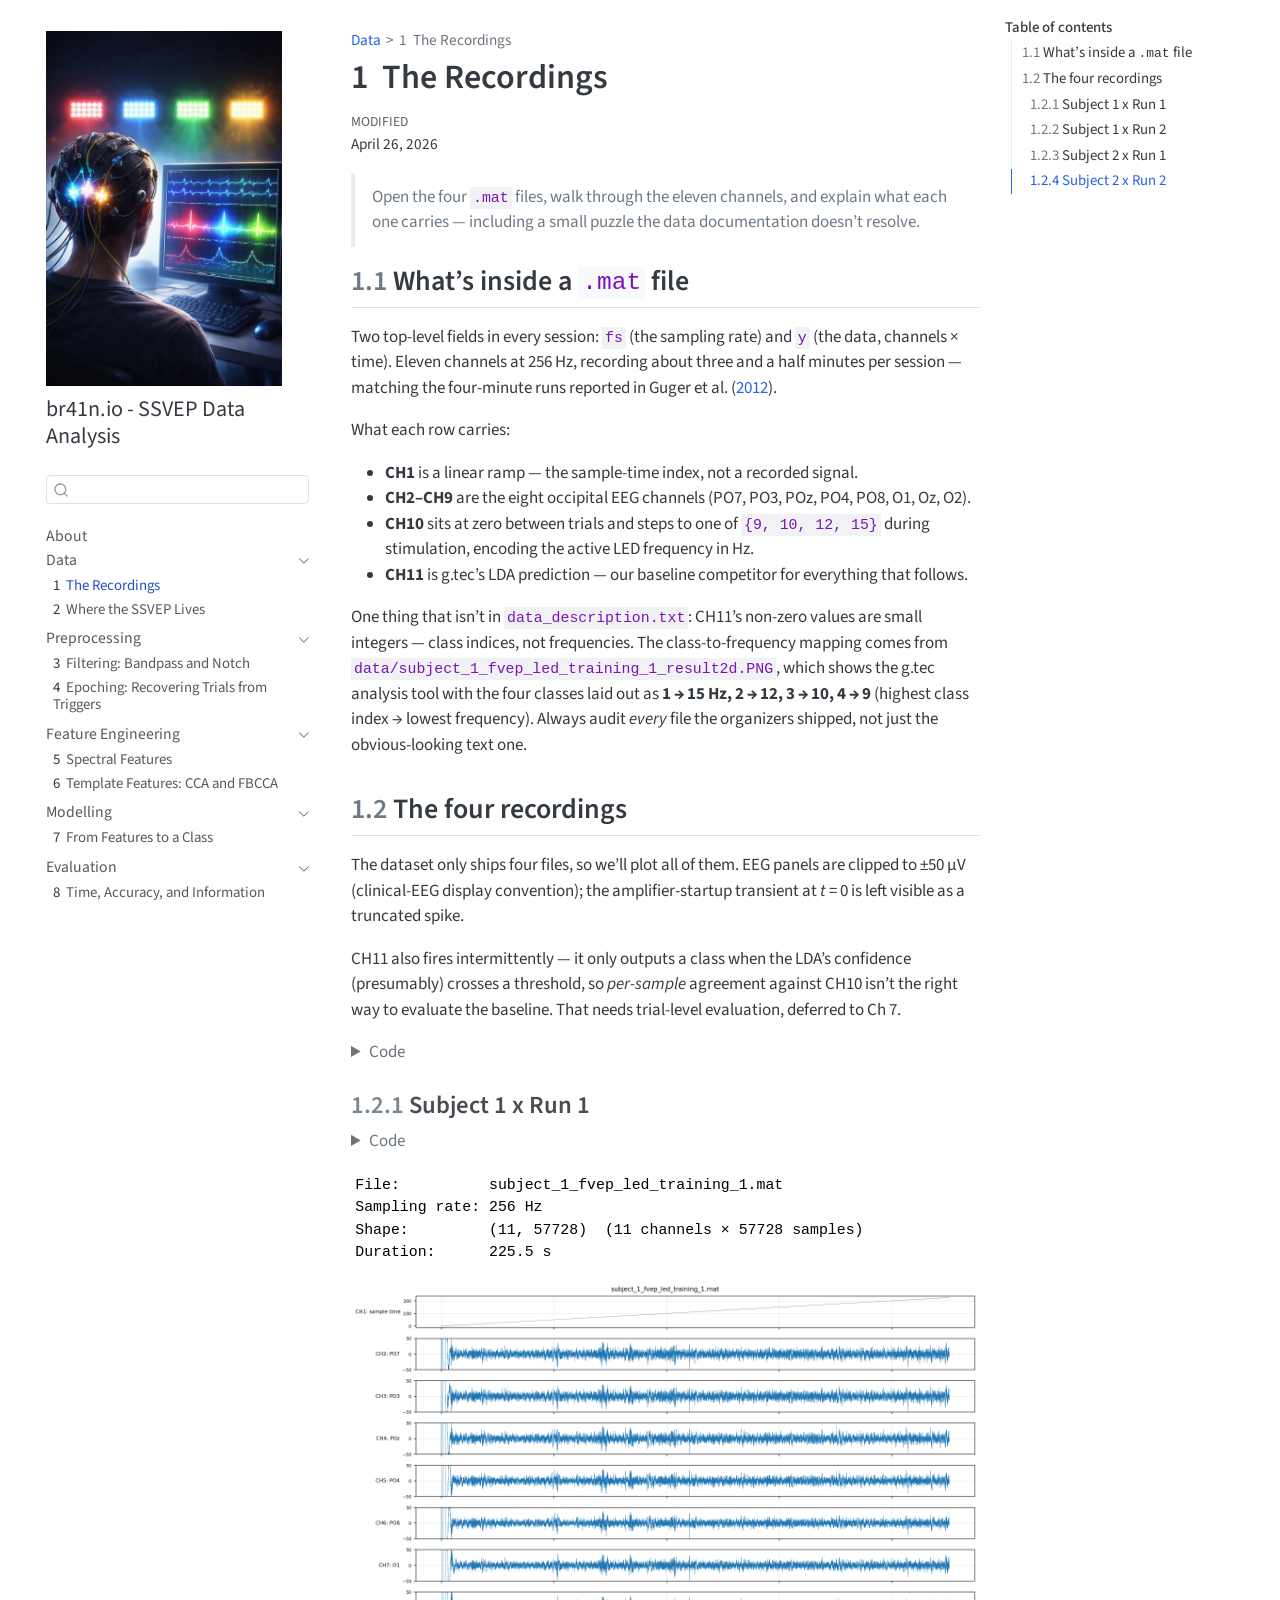
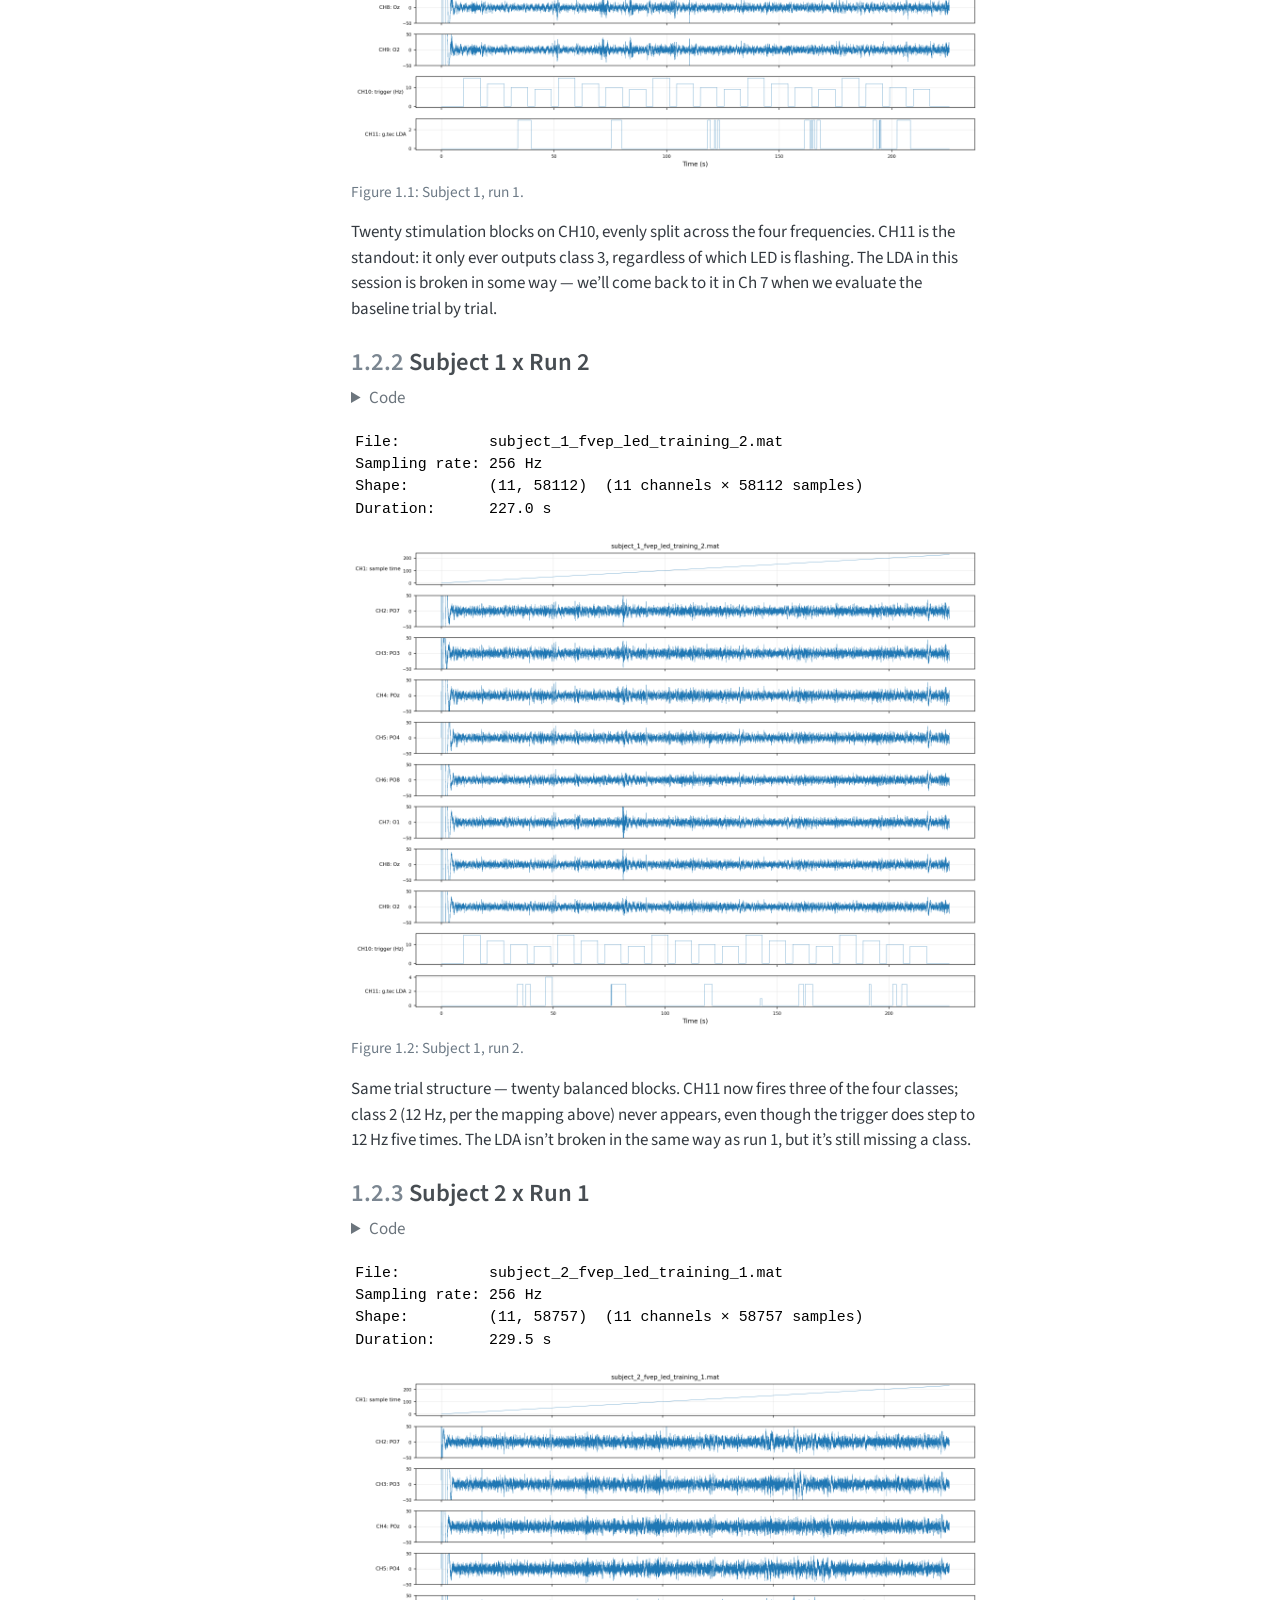
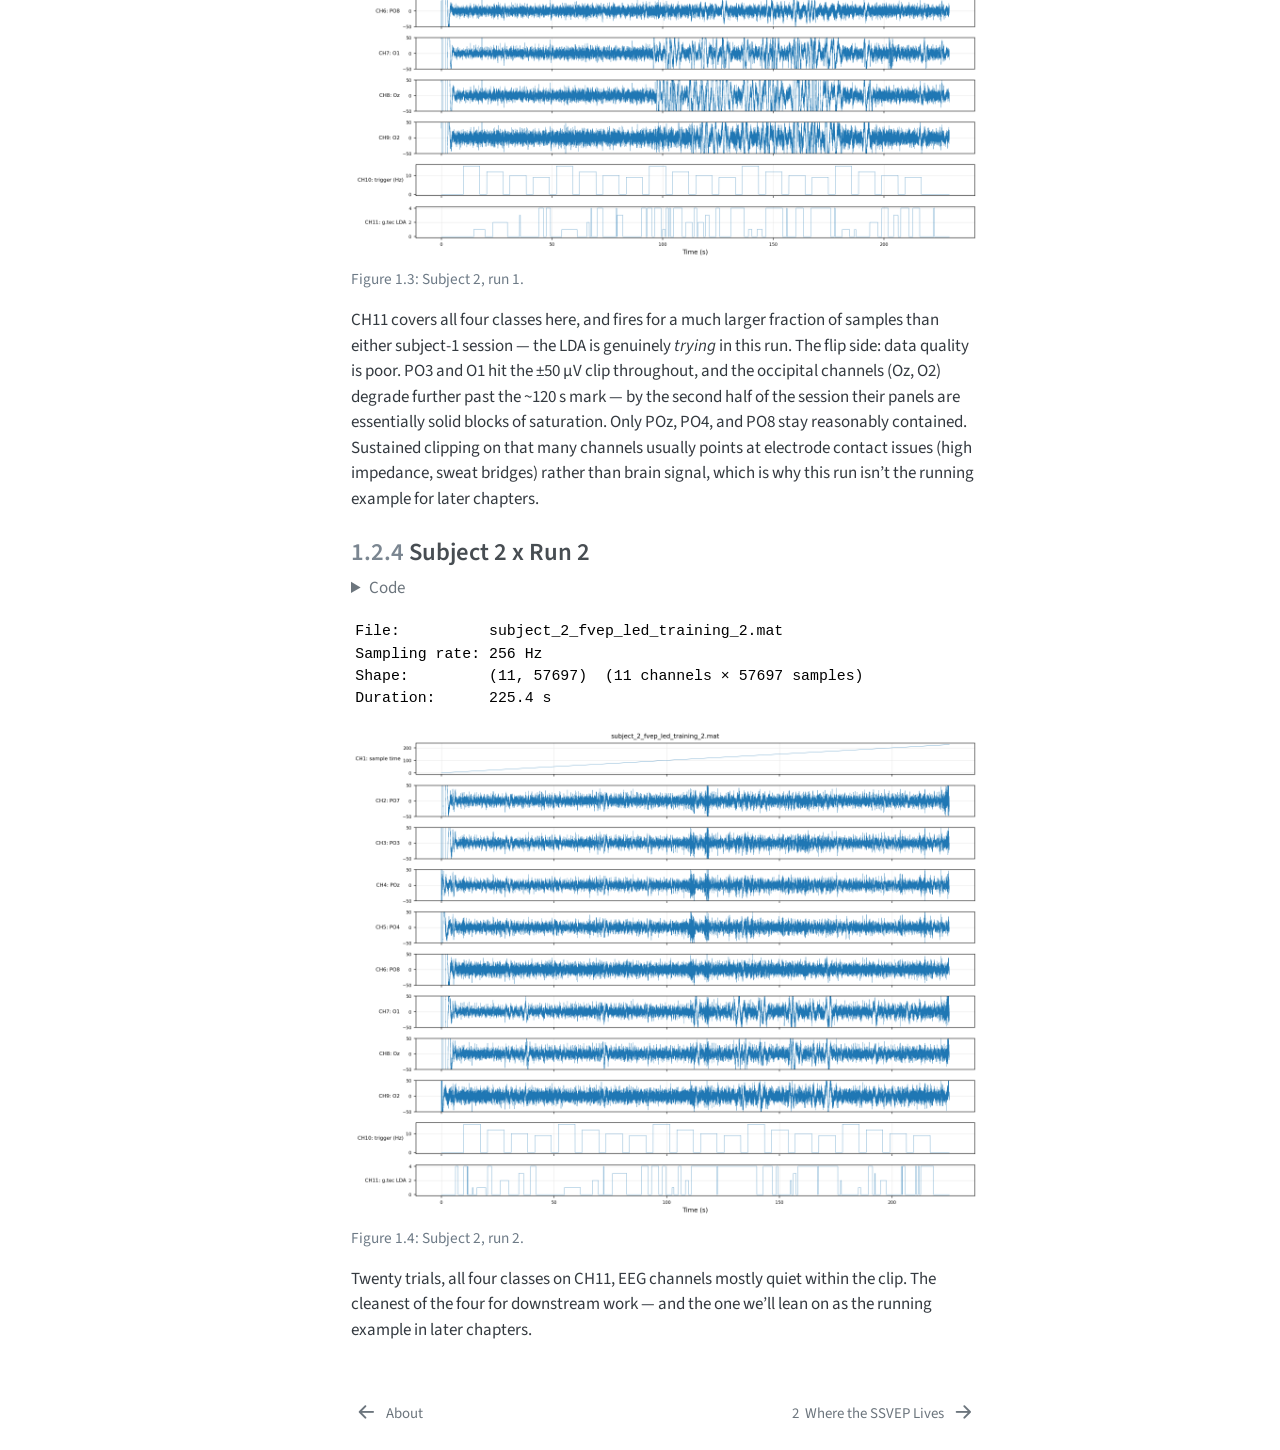
<file: 01-recordings.html>
<!DOCTYPE html>
<html xmlns="http://www.w3.org/1999/xhtml" lang="en" xml:lang="en"><head>

<meta charset="utf-8">
<meta name="generator" content="quarto-1.9.37">

<meta name="viewport" content="width=device-width, initial-scale=1.0, user-scalable=yes">

<meta name="description" content="Walk through the eleven channels of all four .mat files and explain what each one carries.">

<title>1&nbsp; The Recordings – br41n.io - SSVEP Data Analysis</title>
<style>
/* Default styles provided by pandoc.
** See https://pandoc.org/MANUAL.html#variables-for-html for config info.
*/
code{white-space: pre-wrap;}
span.smallcaps{font-variant: small-caps;}
div.columns{display: flex; gap: min(4vw, 1.5em);}
div.column{flex: auto; overflow-x: auto;}
div.hanging-indent{margin-left: 1.5em; text-indent: -1.5em;}
ul.task-list{list-style: none;}
ul.task-list li input[type="checkbox"] {
  width: 0.8em;
  margin: 0 0.8em 0.2em -1em; /* quarto-specific, see https://github.com/quarto-dev/quarto-cli/issues/4556 */ 
  vertical-align: middle;
}
/* CSS for syntax highlighting */
html { -webkit-text-size-adjust: 100%; }
pre > code.sourceCode { white-space: pre; position: relative; }
pre > code.sourceCode > span { display: inline-block; line-height: 1.25; }
pre > code.sourceCode > span:empty { height: 1.2em; }
.sourceCode { overflow: visible; }
code.sourceCode > span { color: inherit; text-decoration: inherit; }
div.sourceCode { margin: 1em 0; }
pre.sourceCode { margin: 0; }
@media screen {
div.sourceCode { overflow: auto; }
}
@media print {
pre > code.sourceCode { white-space: pre-wrap; }
pre > code.sourceCode > span { text-indent: -5em; padding-left: 5em; }
}
pre.numberSource code
  { counter-reset: source-line 0; }
pre.numberSource code > span
  { position: relative; left: -4em; counter-increment: source-line; }
pre.numberSource code > span > a:first-child::before
  { content: counter(source-line);
    position: relative; left: -1em; text-align: right; vertical-align: baseline;
    border: none; display: inline-block;
    -webkit-touch-callout: none; -webkit-user-select: none;
    -khtml-user-select: none; -moz-user-select: none;
    -ms-user-select: none; user-select: none;
    padding: 0 4px; width: 4em;
  }
pre.numberSource { margin-left: 3em;  padding-left: 4px; }
div.sourceCode
  {   }
@media screen {
pre > code.sourceCode > span > a:first-child::before { text-decoration: underline; }
}
/* CSS for citations */
div.csl-bib-body { }
div.csl-entry {
  clear: both;
}
.hanging-indent div.csl-entry {
  margin-left:2em;
  text-indent:-2em;
}
div.csl-left-margin {
  min-width:2em;
  float:left;
}
div.csl-right-inline {
  margin-left:2em;
  padding-left:1em;
}
div.csl-indent {
  margin-left: 2em;
}</style>


<script src="site_libs/quarto-nav/quarto-nav.js"></script>
<script src="site_libs/quarto-nav/headroom.min.js"></script>
<script src="site_libs/clipboard/clipboard.min.js"></script>
<script src="site_libs/quarto-search/autocomplete.umd.js"></script>
<script src="site_libs/quarto-search/fuse.min.js"></script>
<script src="site_libs/quarto-search/quarto-search.js"></script>
<meta name="quarto:offset" content="./">
<link href="./02-ssvep-signature.html" rel="next">
<link href="./index.html" rel="prev">
<script src="site_libs/quarto-html/quarto.js" type="module"></script>
<script src="site_libs/quarto-html/tabsets/tabsets.js" type="module"></script>
<script src="site_libs/quarto-html/popper.min.js"></script>
<script src="site_libs/quarto-html/tippy.umd.min.js"></script>
<script src="site_libs/quarto-html/anchor.min.js"></script>
<link href="site_libs/quarto-html/tippy.css" rel="stylesheet">
<link href="site_libs/quarto-html/quarto-syntax-highlighting-7f8f88aac4f3542376d5c11b86a4c14d.css" rel="stylesheet" id="quarto-text-highlighting-styles">
<script src="site_libs/bootstrap/bootstrap.min.js"></script>
<link href="site_libs/bootstrap/bootstrap-icons.css" rel="stylesheet">
<link href="site_libs/bootstrap/bootstrap-e9a2425ed2db37d2ba9572119ae29c4e.min.css" rel="stylesheet" append-hash="true" id="quarto-bootstrap" data-mode="light">
<script src="site_libs/quarto-contrib/glightbox/glightbox.min.js"></script>
<link href="site_libs/quarto-contrib/glightbox/glightbox.min.css" rel="stylesheet">
<link href="site_libs/quarto-contrib/glightbox/lightbox.css" rel="stylesheet">
<script id="quarto-search-options" type="application/json">{
  "location": "sidebar",
  "copy-button": false,
  "collapse-after": 3,
  "panel-placement": "start",
  "type": "textbox",
  "limit": 50,
  "keyboard-shortcut": [
    "f",
    "/",
    "s"
  ],
  "show-item-context": false,
  "language": {
    "search-no-results-text": "No results",
    "search-matching-documents-text": "matching documents",
    "search-copy-link-title": "Copy link to search",
    "search-hide-matches-text": "Hide additional matches",
    "search-more-match-text": "more match in this document",
    "search-more-matches-text": "more matches in this document",
    "search-clear-button-title": "Clear",
    "search-text-placeholder": "",
    "search-detached-cancel-button-title": "Cancel",
    "search-submit-button-title": "Submit",
    "search-label": "Search"
  }
}</script>
<script>
  !function(t,e){var o,n,p,r;e.__SV||(window.posthog && window.posthog.__loaded)||(window.posthog=e,e._i=[],e.init=function(i,s,a){function g(t,e){var o=e.split(".");2==o.length&&(t=t[o[0]],e=o[1]),t[e]=function(){t.push([e].concat(Array.prototype.slice.call(arguments,0)))}}(p=t.createElement("script")).type="text/javascript",p.crossOrigin="anonymous",p.async=!0,p.src=s.api_host.replace(".i.posthog.com","-assets.i.posthog.com")+"/static/array.js",(r=t.getElementsByTagName("script")[0]).parentNode.insertBefore(p,r);var u=e;for(void 0!==a?u=e[a]=[]:a="posthog",u.people=u.people||[],u.toString=function(t){var e="posthog";return"posthog"!==a&&(e+="."+a),t||(e+=" (stub)"),e},u.people.toString=function(){return u.toString(1)+".people (stub)"},o="Ei Ni init zi Gi Nr Ui Xi Vi capture calculateEventProperties tn register register_once register_for_session unregister unregister_for_session an getFeatureFlag getFeatureFlagPayload getFeatureFlagResult isFeatureEnabled reloadFeatureFlags updateFlags updateEarlyAccessFeatureEnrollment getEarlyAccessFeatures on onFeatureFlags onSurveysLoaded onSessionId getSurveys getActiveMatchingSurveys renderSurvey displaySurvey cancelPendingSurvey canRenderSurvey canRenderSurveyAsync ln identify setPersonProperties group resetGroups setPersonPropertiesForFlags resetPersonPropertiesForFlags setGroupPropertiesForFlags resetGroupPropertiesForFlags reset setIdentity clearIdentity get_distinct_id getGroups get_session_id get_session_replay_url alias set_config startSessionRecording stopSessionRecording sessionRecordingStarted captureException addExceptionStep captureLog startExceptionAutocapture stopExceptionAutocapture loadToolbar get_property getSessionProperty nn Qi createPersonProfile setInternalOrTestUser sn qi cn opt_in_capturing opt_out_capturing has_opted_in_capturing has_opted_out_capturing get_explicit_consent_status is_capturing clear_opt_in_out_capturing Ji debug Fr rn getPageViewId captureTraceFeedback captureTraceMetric Bi".split(" "),n=0;n<o.length;n++)g(u,o[n]);e._i.push([i,s,a])},e.__SV=1)}(document,window.posthog||[]);
  posthog.init('phc_wHedDdcdyJ5BfSpErd8TZ3BkDeUjs7SkgmvULZ955o4R', {
      api_host: 'https://eu.i.posthog.com',
      defaults: '2026-01-30',
      person_profiles: 'identified_only', // or 'always' to create profiles for anonymous users as well
  })
</script>


<link rel="stylesheet" href="custom.css">
</head>

<body class="nav-sidebar floating quarto-light">

<div id="quarto-search-results"></div>
  <header id="quarto-header" class="headroom fixed-top">
  <nav class="quarto-secondary-nav">
    <div class="container-fluid d-flex">
      <button type="button" class="quarto-btn-toggle btn" data-bs-toggle="collapse" role="button" data-bs-target=".quarto-sidebar-collapse-item" aria-controls="quarto-sidebar" aria-expanded="false" aria-label="Toggle sidebar navigation" onclick="if (window.quartoToggleHeadroom) { window.quartoToggleHeadroom(); }">
        <i class="bi bi-layout-text-sidebar-reverse"></i>
      </button>
        <nav class="quarto-page-breadcrumbs" aria-label="breadcrumb"><ol class="breadcrumb"><li class="breadcrumb-item"><a href="./01-recordings.html">Data</a></li><li class="breadcrumb-item"><a href="./01-recordings.html"><span class="chapter-number">1</span>&nbsp; <span class="chapter-title">The Recordings</span></a></li></ol></nav>
        <a class="flex-grow-1" role="navigation" data-bs-toggle="collapse" data-bs-target=".quarto-sidebar-collapse-item" aria-controls="quarto-sidebar" aria-expanded="false" aria-label="Toggle sidebar navigation" onclick="if (window.quartoToggleHeadroom) { window.quartoToggleHeadroom(); }">      
        </a>
      <button type="button" class="btn quarto-search-button" aria-label="Search" onclick="window.quartoOpenSearch();">
        <i class="bi bi-search"></i>
      </button>
    </div>
  </nav>
</header>
<!-- content -->
<div id="quarto-content" class="quarto-container page-columns page-rows-contents page-layout-full">
<!-- sidebar -->
  <nav id="quarto-sidebar" class="sidebar collapse collapse-horizontal quarto-sidebar-collapse-item sidebar-navigation floating overflow-auto">
    <div class="pt-lg-2 mt-2 text-left sidebar-header sidebar-header-stacked">
      <a href="./index.html" class="sidebar-logo-link">
      <img src="./logo.png" alt="" class="sidebar-logo light-content py-0 d-lg-inline d-none">
      <img src="./logo.png" alt="" class="sidebar-logo dark-content py-0 d-lg-inline d-none">
      </a>
    <div class="sidebar-title mb-0 py-0">
      <a href="./">br41n.io - SSVEP Data Analysis</a> 
    </div>
      </div>
        <div class="mt-2 flex-shrink-0 align-items-center">
        <div class="sidebar-search">
        <div id="quarto-search" class="" title="Search"></div>
        </div>
        </div>
    <div class="sidebar-menu-container"> 
    <ul class="list-unstyled mt-1">
        <li class="sidebar-item">
  <div class="sidebar-item-container"> 
  <a href="./index.html" class="sidebar-item-text sidebar-link">
 <span class="menu-text">About</span></a>
  </div>
</li>
        <li class="sidebar-item sidebar-item-section">
      <div class="sidebar-item-container"> 
            <a class="sidebar-item-text sidebar-link text-start" data-bs-toggle="collapse" data-bs-target="#quarto-sidebar-section-1" role="navigation" aria-expanded="true">
 <span class="menu-text">Data</span></a>
          <a class="sidebar-item-toggle text-start" data-bs-toggle="collapse" data-bs-target="#quarto-sidebar-section-1" role="navigation" aria-expanded="true" aria-label="Toggle section">
            <i class="bi bi-chevron-right ms-2"></i>
          </a> 
      </div>
      <ul id="quarto-sidebar-section-1" class="collapse list-unstyled sidebar-section depth1 show">  
          <li class="sidebar-item">
  <div class="sidebar-item-container"> 
  <a href="./01-recordings.html" class="sidebar-item-text sidebar-link active">
 <span class="menu-text"><span class="chapter-number">1</span>&nbsp; <span class="chapter-title">The Recordings</span></span></a>
  </div>
</li>
          <li class="sidebar-item">
  <div class="sidebar-item-container"> 
  <a href="./02-ssvep-signature.html" class="sidebar-item-text sidebar-link">
 <span class="menu-text"><span class="chapter-number">2</span>&nbsp; <span class="chapter-title">Where the SSVEP Lives</span></span></a>
  </div>
</li>
      </ul>
  </li>
        <li class="sidebar-item sidebar-item-section">
      <div class="sidebar-item-container"> 
            <a class="sidebar-item-text sidebar-link text-start" data-bs-toggle="collapse" data-bs-target="#quarto-sidebar-section-2" role="navigation" aria-expanded="true">
 <span class="menu-text">Preprocessing</span></a>
          <a class="sidebar-item-toggle text-start" data-bs-toggle="collapse" data-bs-target="#quarto-sidebar-section-2" role="navigation" aria-expanded="true" aria-label="Toggle section">
            <i class="bi bi-chevron-right ms-2"></i>
          </a> 
      </div>
      <ul id="quarto-sidebar-section-2" class="collapse list-unstyled sidebar-section depth1 show">  
          <li class="sidebar-item">
  <div class="sidebar-item-container"> 
  <a href="./03-filtering.html" class="sidebar-item-text sidebar-link">
 <span class="menu-text"><span class="chapter-number">3</span>&nbsp; <span class="chapter-title">Filtering: Bandpass and Notch</span></span></a>
  </div>
</li>
          <li class="sidebar-item">
  <div class="sidebar-item-container"> 
  <a href="./04-epoching.html" class="sidebar-item-text sidebar-link">
 <span class="menu-text"><span class="chapter-number">4</span>&nbsp; <span class="chapter-title">Epoching: Recovering Trials from Triggers</span></span></a>
  </div>
</li>
      </ul>
  </li>
        <li class="sidebar-item sidebar-item-section">
      <div class="sidebar-item-container"> 
            <a class="sidebar-item-text sidebar-link text-start" data-bs-toggle="collapse" data-bs-target="#quarto-sidebar-section-3" role="navigation" aria-expanded="true">
 <span class="menu-text">Feature Engineering</span></a>
          <a class="sidebar-item-toggle text-start" data-bs-toggle="collapse" data-bs-target="#quarto-sidebar-section-3" role="navigation" aria-expanded="true" aria-label="Toggle section">
            <i class="bi bi-chevron-right ms-2"></i>
          </a> 
      </div>
      <ul id="quarto-sidebar-section-3" class="collapse list-unstyled sidebar-section depth1 show">  
          <li class="sidebar-item">
  <div class="sidebar-item-container"> 
  <a href="./05-spectral-features.html" class="sidebar-item-text sidebar-link">
 <span class="menu-text"><span class="chapter-number">5</span>&nbsp; <span class="chapter-title">Spectral Features</span></span></a>
  </div>
</li>
          <li class="sidebar-item">
  <div class="sidebar-item-container"> 
  <a href="./06-template-features.html" class="sidebar-item-text sidebar-link">
 <span class="menu-text"><span class="chapter-number">6</span>&nbsp; <span class="chapter-title">Template Features: CCA and FBCCA</span></span></a>
  </div>
</li>
      </ul>
  </li>
        <li class="sidebar-item sidebar-item-section">
      <div class="sidebar-item-container"> 
            <a class="sidebar-item-text sidebar-link text-start" data-bs-toggle="collapse" data-bs-target="#quarto-sidebar-section-4" role="navigation" aria-expanded="true">
 <span class="menu-text">Modelling</span></a>
          <a class="sidebar-item-toggle text-start" data-bs-toggle="collapse" data-bs-target="#quarto-sidebar-section-4" role="navigation" aria-expanded="true" aria-label="Toggle section">
            <i class="bi bi-chevron-right ms-2"></i>
          </a> 
      </div>
      <ul id="quarto-sidebar-section-4" class="collapse list-unstyled sidebar-section depth1 show">  
          <li class="sidebar-item">
  <div class="sidebar-item-container"> 
  <a href="./07-classification.html" class="sidebar-item-text sidebar-link">
 <span class="menu-text"><span class="chapter-number">7</span>&nbsp; <span class="chapter-title">From Features to a Class</span></span></a>
  </div>
</li>
      </ul>
  </li>
        <li class="sidebar-item sidebar-item-section">
      <div class="sidebar-item-container"> 
            <a class="sidebar-item-text sidebar-link text-start" data-bs-toggle="collapse" data-bs-target="#quarto-sidebar-section-5" role="navigation" aria-expanded="true">
 <span class="menu-text">Evaluation</span></a>
          <a class="sidebar-item-toggle text-start" data-bs-toggle="collapse" data-bs-target="#quarto-sidebar-section-5" role="navigation" aria-expanded="true" aria-label="Toggle section">
            <i class="bi bi-chevron-right ms-2"></i>
          </a> 
      </div>
      <ul id="quarto-sidebar-section-5" class="collapse list-unstyled sidebar-section depth1 show">  
          <li class="sidebar-item">
  <div class="sidebar-item-container"> 
  <a href="./08-time-accuracy-itr.html" class="sidebar-item-text sidebar-link">
 <span class="menu-text"><span class="chapter-number">8</span>&nbsp; <span class="chapter-title">Time, Accuracy, and Information Transfer Rate</span></span></a>
  </div>
</li>
          <li class="sidebar-item">
  <div class="sidebar-item-container"> 
  <a href="./09-subjects.html" class="sidebar-item-text sidebar-link">
 <span class="menu-text"><span class="chapter-number">9</span>&nbsp; <span class="chapter-title">People Are Different</span></span></a>
  </div>
</li>
      </ul>
  </li>
        <li class="sidebar-item">
  <div class="sidebar-item-container"> 
  <a href="./summary.html" class="sidebar-item-text sidebar-link">
 <span class="menu-text">Summary</span></a>
  </div>
</li>
        <li class="sidebar-item">
  <div class="sidebar-item-container"> 
  <a href="./acronyms.html" class="sidebar-item-text sidebar-link">
 <span class="menu-text">Acronyms</span></a>
  </div>
</li>
        <li class="sidebar-item">
  <div class="sidebar-item-container"> 
  <a href="./references.html" class="sidebar-item-text sidebar-link">
 <span class="menu-text">References</span></a>
  </div>
</li>
    </ul>
    </div>
</nav>
<div id="quarto-sidebar-glass" class="quarto-sidebar-collapse-item" data-bs-toggle="collapse" data-bs-target=".quarto-sidebar-collapse-item"></div>
<!-- margin-sidebar -->
    <div id="quarto-margin-sidebar" class="sidebar margin-sidebar">
        <nav id="TOC" role="doc-toc" class="toc-active">
    <h2 id="toc-title">Table of contents</h2>
   
  <ul>
  <li><a href="#whats-inside-a-.mat-file" id="toc-whats-inside-a-.mat-file" class="nav-link active" data-scroll-target="#whats-inside-a-.mat-file"><span class="header-section-number">1.1</span> What’s inside a <code>.mat</code> file</a></li>
  <li><a href="#the-four-recordings" id="toc-the-four-recordings" class="nav-link" data-scroll-target="#the-four-recordings"><span class="header-section-number">1.2</span> The four recordings</a>
  <ul class="collapse">
  <li><a href="#subject-1-x-run-1" id="toc-subject-1-x-run-1" class="nav-link" data-scroll-target="#subject-1-x-run-1"><span class="header-section-number">1.2.1</span> Subject 1 x Run 1</a></li>
  <li><a href="#subject-1-x-run-2" id="toc-subject-1-x-run-2" class="nav-link" data-scroll-target="#subject-1-x-run-2"><span class="header-section-number">1.2.2</span> Subject 1 x Run 2</a></li>
  <li><a href="#subject-2-x-run-1" id="toc-subject-2-x-run-1" class="nav-link" data-scroll-target="#subject-2-x-run-1"><span class="header-section-number">1.2.3</span> Subject 2 x Run 1</a></li>
  <li><a href="#subject-2-x-run-2" id="toc-subject-2-x-run-2" class="nav-link" data-scroll-target="#subject-2-x-run-2"><span class="header-section-number">1.2.4</span> Subject 2 x Run 2</a></li>
  </ul></li>
  </ul>
</nav>
    </div>
<!-- main -->
<main class="content column-body" id="quarto-document-content">

<header id="title-block-header" class="quarto-title-block default"><nav class="quarto-page-breadcrumbs quarto-title-breadcrumbs d-none d-lg-block" aria-label="breadcrumb"><ol class="breadcrumb"><li class="breadcrumb-item"><a href="./01-recordings.html">Data</a></li><li class="breadcrumb-item"><a href="./01-recordings.html"><span class="chapter-number">1</span>&nbsp; <span class="chapter-title">The Recordings</span></a></li></ol></nav>
<div class="quarto-title">
<h1 class="title"><span class="chapter-number">1</span>&nbsp; <span class="chapter-title">The Recordings</span></h1>
</div>



<div class="quarto-title-meta column-body">

    
  
    <div>
    <div class="quarto-title-meta-heading">Modified</div>
    <div class="quarto-title-meta-contents">
      <p class="date-modified">April 26, 2026</p>
    </div>
  </div>
    
  </div>
  


</header>


<blockquote class="blockquote">
<p>Open the four <code>.mat</code> files, walk through the eleven channels, and explain what each one carries — including a small puzzle the data documentation doesn’t resolve.</p>
</blockquote>
<section id="whats-inside-a-.mat-file" class="level2" data-number="1.1">
<h2 data-number="1.1" class="anchored" data-anchor-id="whats-inside-a-.mat-file"><span class="header-section-number">1.1</span> What’s inside a <code>.mat</code> file</h2>
<p>Two top-level fields in every session: <code>fs</code> (the sampling rate) and <code>y</code> (the data, channels × time). Eleven channels at 256 Hz, recording about three and a half minutes per session — matching the four-minute runs reported in <span class="citation" data-cites="guger2012">Guger et al. (<a href="references.html#ref-guger2012" role="doc-biblioref">2012</a>)</span>.</p>
<p>What each row carries:</p>
<ul>
<li><strong>CH1</strong> is a linear ramp — the sample-time index, not a recorded signal.</li>
<li><strong>CH2–CH9</strong> are the eight occipital EEG channels (PO7, PO3, POz, PO4, PO8, O1, Oz, O2).</li>
<li><strong>CH10</strong> sits at zero between trials and steps to one of <code>{9, 10, 12, 15}</code> during stimulation, encoding the active LED frequency in Hz.</li>
<li><strong>CH11</strong> is g.tec’s LDA prediction — our baseline competitor for everything that follows.</li>
</ul>
<p>One thing that isn’t in <code>data_description.txt</code>: CH11’s non-zero values are small integers — class indices, not frequencies. The class-to-frequency mapping comes from <code>data/subject_1_fvep_led_training_1_result2d.PNG</code>, which shows the g.tec analysis tool with the four classes laid out as <strong>1 → 15 Hz, 2 → 12, 3 → 10, 4 → 9</strong> (highest class index → lowest frequency). Always audit <em>every</em> file the organizers shipped, not just the obvious-looking text one.</p>
</section>
<section id="the-four-recordings" class="level2" data-number="1.2">
<h2 data-number="1.2" class="anchored" data-anchor-id="the-four-recordings"><span class="header-section-number">1.2</span> The four recordings</h2>
<p>The dataset only ships four files, so we’ll plot all of them. EEG panels are clipped to ±50 µV (clinical-EEG display convention); the amplifier-startup transient at <em>t</em> = 0 is left visible as a truncated spike.</p>
<p>CH11 also fires intermittently — it only outputs a class when the LDA’s confidence (presumably) crosses a threshold, so <em>per-sample</em> agreement against CH10 isn’t the right way to evaluate the baseline. That needs trial-level evaluation, deferred to Ch 7.</p>
<div id="bcc05cfa" class="cell" data-execution_count="1">
<details class="code-fold">
<summary>Code</summary>
<div class="code-copy-outer-scaffold"><div class="sourceCode cell-code" id="cb1"><pre class="sourceCode python code-with-copy"><code class="sourceCode python"><span id="cb1-1"><a href="#cb1-1" aria-hidden="true" tabindex="-1"></a><span class="im">from</span> pathlib <span class="im">import</span> Path</span>
<span id="cb1-2"><a href="#cb1-2" aria-hidden="true" tabindex="-1"></a><span class="im">import</span> numpy <span class="im">as</span> np</span>
<span id="cb1-3"><a href="#cb1-3" aria-hidden="true" tabindex="-1"></a><span class="im">import</span> scipy.io</span>
<span id="cb1-4"><a href="#cb1-4" aria-hidden="true" tabindex="-1"></a><span class="im">import</span> matplotlib.pyplot <span class="im">as</span> plt</span>
<span id="cb1-5"><a href="#cb1-5" aria-hidden="true" tabindex="-1"></a></span>
<span id="cb1-6"><a href="#cb1-6" aria-hidden="true" tabindex="-1"></a>DATA_DIR <span class="op">=</span> Path(<span class="st">"data"</span>)</span>
<span id="cb1-7"><a href="#cb1-7" aria-hidden="true" tabindex="-1"></a></span>
<span id="cb1-8"><a href="#cb1-8" aria-hidden="true" tabindex="-1"></a>LABELS <span class="op">=</span> [</span>
<span id="cb1-9"><a href="#cb1-9" aria-hidden="true" tabindex="-1"></a>    <span class="st">"CH1: sample time"</span>,</span>
<span id="cb1-10"><a href="#cb1-10" aria-hidden="true" tabindex="-1"></a>    <span class="st">"CH2: PO7"</span>, <span class="st">"CH3: PO3"</span>, <span class="st">"CH4: POz"</span>, <span class="st">"CH5: PO4"</span>,</span>
<span id="cb1-11"><a href="#cb1-11" aria-hidden="true" tabindex="-1"></a>    <span class="st">"CH6: PO8"</span>, <span class="st">"CH7: O1"</span>,  <span class="st">"CH8: Oz"</span>,  <span class="st">"CH9: O2"</span>,</span>
<span id="cb1-12"><a href="#cb1-12" aria-hidden="true" tabindex="-1"></a>    <span class="st">"CH10: trigger (Hz)"</span>,</span>
<span id="cb1-13"><a href="#cb1-13" aria-hidden="true" tabindex="-1"></a>    <span class="st">"CH11: g.tec LDA"</span>,</span>
<span id="cb1-14"><a href="#cb1-14" aria-hidden="true" tabindex="-1"></a>]</span>
<span id="cb1-15"><a href="#cb1-15" aria-hidden="true" tabindex="-1"></a></span>
<span id="cb1-16"><a href="#cb1-16" aria-hidden="true" tabindex="-1"></a><span class="kw">def</span> plot_session(path):</span>
<span id="cb1-17"><a href="#cb1-17" aria-hidden="true" tabindex="-1"></a>    mat <span class="op">=</span> scipy.io.loadmat(path)</span>
<span id="cb1-18"><a href="#cb1-18" aria-hidden="true" tabindex="-1"></a>    fs <span class="op">=</span> <span class="bu">int</span>(mat[<span class="st">"fs"</span>][<span class="dv">0</span>, <span class="dv">0</span>])</span>
<span id="cb1-19"><a href="#cb1-19" aria-hidden="true" tabindex="-1"></a>    y <span class="op">=</span> mat[<span class="st">"y"</span>]</span>
<span id="cb1-20"><a href="#cb1-20" aria-hidden="true" tabindex="-1"></a>    n_channels, n_samples <span class="op">=</span> y.shape</span>
<span id="cb1-21"><a href="#cb1-21" aria-hidden="true" tabindex="-1"></a>    t <span class="op">=</span> np.arange(n_samples) <span class="op">/</span> fs</span>
<span id="cb1-22"><a href="#cb1-22" aria-hidden="true" tabindex="-1"></a></span>
<span id="cb1-23"><a href="#cb1-23" aria-hidden="true" tabindex="-1"></a>    <span class="bu">print</span>(<span class="ss">f"File:          </span><span class="sc">{</span>path<span class="sc">.</span>name<span class="sc">}</span><span class="ss">"</span>)</span>
<span id="cb1-24"><a href="#cb1-24" aria-hidden="true" tabindex="-1"></a>    <span class="bu">print</span>(<span class="ss">f"Sampling rate: </span><span class="sc">{</span>fs<span class="sc">}</span><span class="ss"> Hz"</span>)</span>
<span id="cb1-25"><a href="#cb1-25" aria-hidden="true" tabindex="-1"></a>    <span class="bu">print</span>(<span class="ss">f"Shape:         </span><span class="sc">{</span>y<span class="sc">.</span>shape<span class="sc">}</span><span class="ss">  (</span><span class="sc">{</span>n_channels<span class="sc">}</span><span class="ss"> channels × </span><span class="sc">{</span>n_samples<span class="sc">}</span><span class="ss"> samples)"</span>)</span>
<span id="cb1-26"><a href="#cb1-26" aria-hidden="true" tabindex="-1"></a>    <span class="bu">print</span>(<span class="ss">f"Duration:      </span><span class="sc">{</span>n_samples <span class="op">/</span> fs<span class="sc">:.1f}</span><span class="ss"> s"</span>)</span>
<span id="cb1-27"><a href="#cb1-27" aria-hidden="true" tabindex="-1"></a></span>
<span id="cb1-28"><a href="#cb1-28" aria-hidden="true" tabindex="-1"></a>    fig, axes <span class="op">=</span> plt.subplots(<span class="dv">11</span>, <span class="dv">1</span>, figsize<span class="op">=</span>(<span class="dv">14</span>, <span class="dv">11</span>), sharex<span class="op">=</span><span class="va">True</span>)</span>
<span id="cb1-29"><a href="#cb1-29" aria-hidden="true" tabindex="-1"></a>    <span class="cf">for</span> i, ax <span class="kw">in</span> <span class="bu">enumerate</span>(axes):</span>
<span id="cb1-30"><a href="#cb1-30" aria-hidden="true" tabindex="-1"></a>        ax.plot(t, y[i, :], lw<span class="op">=</span><span class="fl">0.4</span>)</span>
<span id="cb1-31"><a href="#cb1-31" aria-hidden="true" tabindex="-1"></a>        ax.set_ylabel(LABELS[i], fontsize<span class="op">=</span><span class="dv">8</span>, rotation<span class="op">=</span><span class="dv">0</span>, ha<span class="op">=</span><span class="st">"right"</span>, va<span class="op">=</span><span class="st">"center"</span>)</span>
<span id="cb1-32"><a href="#cb1-32" aria-hidden="true" tabindex="-1"></a>        ax.tick_params(labelsize<span class="op">=</span><span class="dv">7</span>)</span>
<span id="cb1-33"><a href="#cb1-33" aria-hidden="true" tabindex="-1"></a>        <span class="cf">if</span> <span class="dv">1</span> <span class="op">&lt;=</span> i <span class="op">&lt;=</span> <span class="dv">8</span>:</span>
<span id="cb1-34"><a href="#cb1-34" aria-hidden="true" tabindex="-1"></a>            ax.set_ylim(<span class="op">-</span><span class="dv">50</span>, <span class="dv">50</span>)</span>
<span id="cb1-35"><a href="#cb1-35" aria-hidden="true" tabindex="-1"></a>    axes[<span class="op">-</span><span class="dv">1</span>].set_xlabel(<span class="st">"Time (s)"</span>)</span>
<span id="cb1-36"><a href="#cb1-36" aria-hidden="true" tabindex="-1"></a>    fig.suptitle(path.name, fontsize<span class="op">=</span><span class="dv">10</span>)</span>
<span id="cb1-37"><a href="#cb1-37" aria-hidden="true" tabindex="-1"></a>    fig.tight_layout()</span>
<span id="cb1-38"><a href="#cb1-38" aria-hidden="true" tabindex="-1"></a>    fig.savefig(<span class="ss">f"images/01-recordings_</span><span class="sc">{</span>path<span class="sc">.</span>stem<span class="sc">}</span><span class="ss">.png"</span>, dpi<span class="op">=</span><span class="dv">200</span>, bbox_inches<span class="op">=</span><span class="st">"tight"</span>)</span>
<span id="cb1-39"><a href="#cb1-39" aria-hidden="true" tabindex="-1"></a>    plt.show()</span></code></pre></div><button title="Copy to Clipboard" class="code-copy-button"><i class="bi"></i></button></div>
</details>
</div>
<section id="subject-1-x-run-1" class="level3" data-number="1.2.1">
<h3 data-number="1.2.1" class="anchored" data-anchor-id="subject-1-x-run-1"><span class="header-section-number">1.2.1</span> Subject 1 x Run 1</h3>
<div id="cell-fig-s1-r1" class="cell" data-execution_count="2">
<details class="code-fold">
<summary>Code</summary>
<div class="code-copy-outer-scaffold"><div class="sourceCode cell-code" id="cb2"><pre class="sourceCode python code-with-copy"><code class="sourceCode python"><span id="cb2-1"><a href="#cb2-1" aria-hidden="true" tabindex="-1"></a>plot_session(path <span class="op">=</span> DATA_DIR <span class="op">/</span> <span class="st">"subject_1_fvep_led_training_1.mat"</span>)</span></code></pre></div><button title="Copy to Clipboard" class="code-copy-button"><i class="bi"></i></button></div>
</details>
<div class="cell-output cell-output-stdout">
<pre><code>File:          subject_1_fvep_led_training_1.mat
Sampling rate: 256 Hz
Shape:         (11, 57728)  (11 channels × 57728 samples)
Duration:      225.5 s</code></pre>
</div>
<div class="cell-output cell-output-display">
<div id="fig-s1-r1" class="quarto-float quarto-figure quarto-figure-center anchored">
<figure class="quarto-float quarto-float-fig figure">
<div aria-describedby="fig-s1-r1-caption-0ceaefa1-69ba-4598-a22c-09a6ac19f8ca">
<a href="01-recordings_files/figure-html/fig-s1-r1-output-2.png" class="lightbox" data-gallery="quarto-lightbox-gallery-1" title="Figure&nbsp;1.1: Subject 1, run 1."><img src="01-recordings_files/figure-html/fig-s1-r1-output-2.png" width="1334" height="1040" class="figure-img"></a>
</div>
<figcaption class="quarto-float-caption-bottom quarto-float-caption quarto-float-fig" id="fig-s1-r1-caption-0ceaefa1-69ba-4598-a22c-09a6ac19f8ca">
Figure&nbsp;1.1: Subject 1, run 1.
</figcaption>
</figure>
</div>
</div>
</div>
<p>Twenty stimulation blocks on CH10, evenly split across the four frequencies. CH11 is the standout: it only ever outputs class 3, regardless of which LED is flashing. The LDA in this session is broken in some way — we’ll come back to it in Ch 7 when we evaluate the baseline trial by trial.</p>
</section>
<section id="subject-1-x-run-2" class="level3" data-number="1.2.2">
<h3 data-number="1.2.2" class="anchored" data-anchor-id="subject-1-x-run-2"><span class="header-section-number">1.2.2</span> Subject 1 x Run 2</h3>
<div id="cell-fig-s1-r2" class="cell" data-execution_count="3">
<details class="code-fold">
<summary>Code</summary>
<div class="code-copy-outer-scaffold"><div class="sourceCode cell-code" id="cb4"><pre class="sourceCode python code-with-copy"><code class="sourceCode python"><span id="cb4-1"><a href="#cb4-1" aria-hidden="true" tabindex="-1"></a>plot_session(DATA_DIR <span class="op">/</span> <span class="st">"subject_1_fvep_led_training_2.mat"</span>)</span></code></pre></div><button title="Copy to Clipboard" class="code-copy-button"><i class="bi"></i></button></div>
</details>
<div class="cell-output cell-output-stdout">
<pre><code>File:          subject_1_fvep_led_training_2.mat
Sampling rate: 256 Hz
Shape:         (11, 58112)  (11 channels × 58112 samples)
Duration:      227.0 s</code></pre>
</div>
<div class="cell-output cell-output-display">
<div id="fig-s1-r2" class="quarto-float quarto-figure quarto-figure-center anchored">
<figure class="quarto-float quarto-float-fig figure">
<div aria-describedby="fig-s1-r2-caption-0ceaefa1-69ba-4598-a22c-09a6ac19f8ca">
<a href="01-recordings_files/figure-html/fig-s1-r2-output-2.png" class="lightbox" data-gallery="quarto-lightbox-gallery-2" title="Figure&nbsp;1.2: Subject 1, run 2."><img src="01-recordings_files/figure-html/fig-s1-r2-output-2.png" width="1334" height="1040" class="figure-img"></a>
</div>
<figcaption class="quarto-float-caption-bottom quarto-float-caption quarto-float-fig" id="fig-s1-r2-caption-0ceaefa1-69ba-4598-a22c-09a6ac19f8ca">
Figure&nbsp;1.2: Subject 1, run 2.
</figcaption>
</figure>
</div>
</div>
</div>
<p>Same trial structure — twenty balanced blocks. CH11 now fires three of the four classes; class 2 (12 Hz, per the mapping above) never appears, even though the trigger does step to 12 Hz five times. The LDA isn’t broken in the same way as run 1, but it’s still missing a class.</p>
</section>
<section id="subject-2-x-run-1" class="level3" data-number="1.2.3">
<h3 data-number="1.2.3" class="anchored" data-anchor-id="subject-2-x-run-1"><span class="header-section-number">1.2.3</span> Subject 2 x Run 1</h3>
<div id="cell-fig-s2-r1" class="cell" data-execution_count="4">
<details class="code-fold">
<summary>Code</summary>
<div class="code-copy-outer-scaffold"><div class="sourceCode cell-code" id="cb6"><pre class="sourceCode python code-with-copy"><code class="sourceCode python"><span id="cb6-1"><a href="#cb6-1" aria-hidden="true" tabindex="-1"></a>plot_session(DATA_DIR <span class="op">/</span> <span class="st">"subject_2_fvep_led_training_1.mat"</span>)</span></code></pre></div><button title="Copy to Clipboard" class="code-copy-button"><i class="bi"></i></button></div>
</details>
<div class="cell-output cell-output-stdout">
<pre><code>File:          subject_2_fvep_led_training_1.mat
Sampling rate: 256 Hz
Shape:         (11, 58757)  (11 channels × 58757 samples)
Duration:      229.5 s</code></pre>
</div>
<div class="cell-output cell-output-display">
<div id="fig-s2-r1" class="quarto-float quarto-figure quarto-figure-center anchored">
<figure class="quarto-float quarto-float-fig figure">
<div aria-describedby="fig-s2-r1-caption-0ceaefa1-69ba-4598-a22c-09a6ac19f8ca">
<a href="01-recordings_files/figure-html/fig-s2-r1-output-2.png" class="lightbox" data-gallery="quarto-lightbox-gallery-3" title="Figure&nbsp;1.3: Subject 2, run 1."><img src="01-recordings_files/figure-html/fig-s2-r1-output-2.png" width="1334" height="1040" class="figure-img"></a>
</div>
<figcaption class="quarto-float-caption-bottom quarto-float-caption quarto-float-fig" id="fig-s2-r1-caption-0ceaefa1-69ba-4598-a22c-09a6ac19f8ca">
Figure&nbsp;1.3: Subject 2, run 1.
</figcaption>
</figure>
</div>
</div>
</div>
<p>CH11 covers all four classes here, and fires for a much larger fraction of samples than either subject-1 session — the LDA is genuinely <em>trying</em> in this run. The flip side: data quality is poor. PO3 and O1 hit the ±50 µV clip throughout, and the occipital channels (Oz, O2) degrade further past the ~120 s mark — by the second half of the session their panels are essentially solid blocks of saturation. Only POz, PO4, and PO8 stay reasonably contained. Sustained clipping on that many channels usually points at electrode contact issues (high impedance, sweat bridges) rather than brain signal, which is why this run isn’t the running example for later chapters.</p>
</section>
<section id="subject-2-x-run-2" class="level3" data-number="1.2.4">
<h3 data-number="1.2.4" class="anchored" data-anchor-id="subject-2-x-run-2"><span class="header-section-number">1.2.4</span> Subject 2 x Run 2</h3>
<div id="cell-fig-s2-r2" class="cell" data-execution_count="5">
<details class="code-fold">
<summary>Code</summary>
<div class="code-copy-outer-scaffold"><div class="sourceCode cell-code" id="cb8"><pre class="sourceCode python code-with-copy"><code class="sourceCode python"><span id="cb8-1"><a href="#cb8-1" aria-hidden="true" tabindex="-1"></a>plot_session(DATA_DIR <span class="op">/</span> <span class="st">"subject_2_fvep_led_training_2.mat"</span>)</span></code></pre></div><button title="Copy to Clipboard" class="code-copy-button"><i class="bi"></i></button></div>
</details>
<div class="cell-output cell-output-stdout">
<pre><code>File:          subject_2_fvep_led_training_2.mat
Sampling rate: 256 Hz
Shape:         (11, 57697)  (11 channels × 57697 samples)
Duration:      225.4 s</code></pre>
</div>
<div class="cell-output cell-output-display">
<div id="fig-s2-r2" class="quarto-float quarto-figure quarto-figure-center anchored">
<figure class="quarto-float quarto-float-fig figure">
<div aria-describedby="fig-s2-r2-caption-0ceaefa1-69ba-4598-a22c-09a6ac19f8ca">
<a href="01-recordings_files/figure-html/fig-s2-r2-output-2.png" class="lightbox" data-gallery="quarto-lightbox-gallery-4" title="Figure&nbsp;1.4: Subject 2, run 2."><img src="01-recordings_files/figure-html/fig-s2-r2-output-2.png" width="1334" height="1040" class="figure-img"></a>
</div>
<figcaption class="quarto-float-caption-bottom quarto-float-caption quarto-float-fig" id="fig-s2-r2-caption-0ceaefa1-69ba-4598-a22c-09a6ac19f8ca">
Figure&nbsp;1.4: Subject 2, run 2.
</figcaption>
</figure>
</div>
</div>
</div>
<p>Twenty trials, all four classes on CH11, EEG channels mostly quiet within the clip. The cleanest of the four for downstream work — and the one we’ll lean on as the running example in later chapters.</p>


<div id="refs" class="references csl-bib-body hanging-indent" role="list" style="display: none">
<div id="ref-guger2012" class="csl-entry" role="listitem">
Guger, Christoph, Brendan Z. Allison, Bernhard Großwindhager, et al. 2012. <span>“How Many People Could Use an <span>SSVEP</span> <span>BCI</span>?”</span> <em>Frontiers in Neuroscience</em> 6: 169. <a href="https://doi.org/10.3389/fnins.2012.00169">https://doi.org/10.3389/fnins.2012.00169</a>.
</div>
</div>
</section>
</section>

</main> <!-- /main -->
<script id="quarto-html-after-body" type="application/javascript">
  window.document.addEventListener("DOMContentLoaded", function (event) {
    const icon = "";
    const anchorJS = new window.AnchorJS();
    anchorJS.options = {
      placement: 'right',
      icon: icon
    };
    anchorJS.add('.anchored');
    const isCodeAnnotation = (el) => {
      for (const clz of el.classList) {
        if (clz.startsWith('code-annotation-')) {                     
          return true;
        }
      }
      return false;
    }
    const onCopySuccess = function(e) {
      // button target
      const button = e.trigger;
      // don't keep focus
      button.blur();
      // flash "checked"
      button.classList.add('code-copy-button-checked');
      var currentTitle = button.getAttribute("title");
      button.setAttribute("title", "Copied!");
      let tooltip;
      if (window.bootstrap) {
        button.setAttribute("data-bs-toggle", "tooltip");
        button.setAttribute("data-bs-placement", "left");
        button.setAttribute("data-bs-title", "Copied!");
        tooltip = new bootstrap.Tooltip(button, 
          { trigger: "manual", 
            customClass: "code-copy-button-tooltip",
            offset: [0, -8]});
        tooltip.show();    
      }
      setTimeout(function() {
        if (tooltip) {
          tooltip.hide();
          button.removeAttribute("data-bs-title");
          button.removeAttribute("data-bs-toggle");
          button.removeAttribute("data-bs-placement");
        }
        button.setAttribute("title", currentTitle);
        button.classList.remove('code-copy-button-checked');
      }, 1000);
      // clear code selection
      e.clearSelection();
    }
    const getTextToCopy = function(trigger) {
      const outerScaffold = trigger.parentElement.cloneNode(true);
      const codeEl = outerScaffold.querySelector('code');
      for (const childEl of codeEl.children) {
        if (isCodeAnnotation(childEl)) {
          childEl.remove();
        }
      }
      return codeEl.innerText;
    }
    const clipboard = new window.ClipboardJS('.code-copy-button:not([data-in-quarto-modal])', {
      text: getTextToCopy
    });
    clipboard.on('success', onCopySuccess);
    if (window.document.getElementById('quarto-embedded-source-code-modal')) {
      const clipboardModal = new window.ClipboardJS('.code-copy-button[data-in-quarto-modal]', {
        text: getTextToCopy,
        container: window.document.getElementById('quarto-embedded-source-code-modal')
      });
      clipboardModal.on('success', onCopySuccess);
    }
      var localhostRegex = new RegExp(/^(?:http|https):\/\/localhost\:?[0-9]*\//);
      var mailtoRegex = new RegExp(/^mailto:/);
        var filterRegex = new RegExp('/' + window.location.host + '/');
      var isInternal = (href) => {
          return filterRegex.test(href) || localhostRegex.test(href) || mailtoRegex.test(href);
      }
      // Inspect non-navigation links and adorn them if external
     var links = window.document.querySelectorAll('a[href]:not(.nav-link):not(.navbar-brand):not(.toc-action):not(.sidebar-link):not(.sidebar-item-toggle):not(.pagination-link):not(.no-external):not([aria-hidden]):not(.dropdown-item):not(.quarto-navigation-tool):not(.about-link)');
      for (var i=0; i<links.length; i++) {
        const link = links[i];
        if (!isInternal(link.href)) {
          // undo the damage that might have been done by quarto-nav.js in the case of
          // links that we want to consider external
          if (link.dataset.originalHref !== undefined) {
            link.href = link.dataset.originalHref;
          }
        }
      }
    function tippyHover(el, contentFn, onTriggerFn, onUntriggerFn) {
      const config = {
        allowHTML: true,
        maxWidth: 500,
        delay: 100,
        arrow: false,
        appendTo: function(el) {
            return el.parentElement;
        },
        interactive: true,
        interactiveBorder: 10,
        theme: 'quarto',
        placement: 'bottom-start',
      };
      if (contentFn) {
        config.content = contentFn;
      }
      if (onTriggerFn) {
        config.onTrigger = onTriggerFn;
      }
      if (onUntriggerFn) {
        config.onUntrigger = onUntriggerFn;
      }
      window.tippy(el, config); 
    }
    const noterefs = window.document.querySelectorAll('a[role="doc-noteref"]');
    for (var i=0; i<noterefs.length; i++) {
      const ref = noterefs[i];
      tippyHover(ref, function() {
        // use id or data attribute instead here
        let href = ref.getAttribute('data-footnote-href') || ref.getAttribute('href');
        try { href = new URL(href).hash; } catch {}
        const id = href.replace(/^#\/?/, "");
        const note = window.document.getElementById(id);
        if (note) {
          return note.innerHTML;
        } else {
          return "";
        }
      });
    }
    const xrefs = window.document.querySelectorAll('a.quarto-xref');
    const processXRef = (id, note) => {
      // Strip column container classes
      const stripColumnClz = (el) => {
        el.classList.remove("page-full", "page-columns");
        if (el.children) {
          for (const child of el.children) {
            stripColumnClz(child);
          }
        }
      }
      stripColumnClz(note)
      if (id === null || id.startsWith('sec-')) {
        // Special case sections, only their first couple elements
        const container = document.createElement("div");
        if (note.children && note.children.length > 2) {
          container.appendChild(note.children[0].cloneNode(true));
          for (let i = 1; i < note.children.length; i++) {
            const child = note.children[i];
            if (child.tagName === "P" && child.innerText === "") {
              continue;
            } else {
              container.appendChild(child.cloneNode(true));
              break;
            }
          }
          if (window.Quarto?.typesetMath) {
            window.Quarto.typesetMath(container);
          }
          return container.innerHTML
        } else {
          if (window.Quarto?.typesetMath) {
            window.Quarto.typesetMath(note);
          }
          return note.innerHTML;
        }
      } else {
        // Remove any anchor links if they are present
        const anchorLink = note.querySelector('a.anchorjs-link');
        if (anchorLink) {
          anchorLink.remove();
        }
        if (window.Quarto?.typesetMath) {
          window.Quarto.typesetMath(note);
        }
        if (note.classList.contains("callout")) {
          return note.outerHTML;
        } else {
          return note.innerHTML;
        }
      }
    }
    for (var i=0; i<xrefs.length; i++) {
      const xref = xrefs[i];
      tippyHover(xref, undefined, function(instance) {
        instance.disable();
        let url = xref.getAttribute('href');
        let hash = undefined; 
        if (url.startsWith('#')) {
          hash = url;
        } else {
          try { hash = new URL(url).hash; } catch {}
        }
        if (hash) {
          const id = hash.replace(/^#\/?/, "");
          const note = window.document.getElementById(id);
          if (note !== null) {
            try {
              const html = processXRef(id, note.cloneNode(true));
              instance.setContent(html);
            } finally {
              instance.enable();
              instance.show();
            }
          } else {
            // See if we can fetch this
            fetch(url.split('#')[0])
            .then(res => res.text())
            .then(html => {
              const parser = new DOMParser();
              const htmlDoc = parser.parseFromString(html, "text/html");
              const note = htmlDoc.getElementById(id);
              if (note !== null) {
                const html = processXRef(id, note);
                instance.setContent(html);
              } 
            }).finally(() => {
              instance.enable();
              instance.show();
            });
          }
        } else {
          // See if we can fetch a full url (with no hash to target)
          // This is a special case and we should probably do some content thinning / targeting
          fetch(url)
          .then(res => res.text())
          .then(html => {
            const parser = new DOMParser();
            const htmlDoc = parser.parseFromString(html, "text/html");
            const note = htmlDoc.querySelector('main.content');
            if (note !== null) {
              // This should only happen for chapter cross references
              // (since there is no id in the URL)
              // remove the first header
              if (note.children.length > 0 && note.children[0].tagName === "HEADER") {
                note.children[0].remove();
              }
              const html = processXRef(null, note);
              instance.setContent(html);
            } 
          }).finally(() => {
            instance.enable();
            instance.show();
          });
        }
      }, function(instance) {
      });
    }
        let selectedAnnoteEl;
        const selectorForAnnotation = ( cell, annotation) => {
          let cellAttr = 'data-code-cell="' + cell + '"';
          let lineAttr = 'data-code-annotation="' +  annotation + '"';
          const selector = 'span[' + cellAttr + '][' + lineAttr + ']';
          return selector;
        }
        const selectCodeLines = (annoteEl) => {
          const doc = window.document;
          const targetCell = annoteEl.getAttribute("data-target-cell");
          const targetAnnotation = annoteEl.getAttribute("data-target-annotation");
          const annoteSpan = window.document.querySelector(selectorForAnnotation(targetCell, targetAnnotation));
          const lines = annoteSpan.getAttribute("data-code-lines").split(",");
          const lineIds = lines.map((line) => {
            return targetCell + "-" + line;
          })
          let top = null;
          let height = null;
          let parent = null;
          if (lineIds.length > 0) {
              //compute the position of the single el (top and bottom and make a div)
              const el = window.document.getElementById(lineIds[0]);
              top = el.offsetTop;
              height = el.offsetHeight;
              parent = el.parentElement.parentElement;
            if (lineIds.length > 1) {
              const lastEl = window.document.getElementById(lineIds[lineIds.length - 1]);
              const bottom = lastEl.offsetTop + lastEl.offsetHeight;
              height = bottom - top;
            }
            if (top !== null && height !== null && parent !== null) {
              // cook up a div (if necessary) and position it 
              let div = window.document.getElementById("code-annotation-line-highlight");
              if (div === null) {
                div = window.document.createElement("div");
                div.setAttribute("id", "code-annotation-line-highlight");
                div.style.position = 'absolute';
                parent.appendChild(div);
              }
              div.style.top = top - 2 + "px";
              div.style.height = height + 4 + "px";
              div.style.left = 0;
              let gutterDiv = window.document.getElementById("code-annotation-line-highlight-gutter");
              if (gutterDiv === null) {
                gutterDiv = window.document.createElement("div");
                gutterDiv.setAttribute("id", "code-annotation-line-highlight-gutter");
                gutterDiv.style.position = 'absolute';
                const codeCell = window.document.getElementById(targetCell);
                const gutter = codeCell.querySelector('.code-annotation-gutter');
                gutter.appendChild(gutterDiv);
              }
              gutterDiv.style.top = top - 2 + "px";
              gutterDiv.style.height = height + 4 + "px";
            }
            selectedAnnoteEl = annoteEl;
          }
        };
        const unselectCodeLines = () => {
          const elementsIds = ["code-annotation-line-highlight", "code-annotation-line-highlight-gutter"];
          elementsIds.forEach((elId) => {
            const div = window.document.getElementById(elId);
            if (div) {
              div.remove();
            }
          });
          selectedAnnoteEl = undefined;
        };
          // Handle positioning of the toggle
      window.addEventListener(
        "resize",
        throttle(() => {
          elRect = undefined;
          if (selectedAnnoteEl) {
            selectCodeLines(selectedAnnoteEl);
          }
        }, 10)
      );
      function throttle(fn, ms) {
      let throttle = false;
      let timer;
        return (...args) => {
          if(!throttle) { // first call gets through
              fn.apply(this, args);
              throttle = true;
          } else { // all the others get throttled
              if(timer) clearTimeout(timer); // cancel #2
              timer = setTimeout(() => {
                fn.apply(this, args);
                timer = throttle = false;
              }, ms);
          }
        };
      }
        // Attach click handler to the DT
        const annoteDls = window.document.querySelectorAll('dt[data-target-cell]');
        for (const annoteDlNode of annoteDls) {
          annoteDlNode.addEventListener('click', (event) => {
            const clickedEl = event.target;
            if (clickedEl !== selectedAnnoteEl) {
              unselectCodeLines();
              const activeEl = window.document.querySelector('dt[data-target-cell].code-annotation-active');
              if (activeEl) {
                activeEl.classList.remove('code-annotation-active');
              }
              selectCodeLines(clickedEl);
              clickedEl.classList.add('code-annotation-active');
            } else {
              // Unselect the line
              unselectCodeLines();
              clickedEl.classList.remove('code-annotation-active');
            }
          });
        }
    const findCites = (el) => {
      const parentEl = el.parentElement;
      if (parentEl) {
        const cites = parentEl.dataset.cites;
        if (cites) {
          return {
            el,
            cites: cites.split(' ')
          };
        } else {
          return findCites(el.parentElement)
        }
      } else {
        return undefined;
      }
    };
    var bibliorefs = window.document.querySelectorAll('a[role="doc-biblioref"]');
    for (var i=0; i<bibliorefs.length; i++) {
      const ref = bibliorefs[i];
      const citeInfo = findCites(ref);
      if (citeInfo) {
        tippyHover(citeInfo.el, function() {
          var popup = window.document.createElement('div');
          citeInfo.cites.forEach(function(cite) {
            var citeDiv = window.document.createElement('div');
            citeDiv.classList.add('hanging-indent');
            citeDiv.classList.add('csl-entry');
            var biblioDiv = window.document.getElementById('ref-' + cite);
            if (biblioDiv) {
              citeDiv.innerHTML = biblioDiv.innerHTML;
            }
            popup.appendChild(citeDiv);
          });
          return popup.innerHTML;
        });
      }
    }
  });
  </script>
<nav class="page-navigation column-body">
  <div class="nav-page nav-page-previous">
      <a href="./index.html" class="pagination-link" aria-label="About">
        <i class="bi bi-arrow-left-short"></i> <span class="nav-page-text">About</span>
      </a>          
  </div>
  <div class="nav-page nav-page-next">
      <a href="./02-ssvep-signature.html" class="pagination-link" aria-label="Where the SSVEP Lives">
        <span class="nav-page-text"><span class="chapter-number">2</span>&nbsp; <span class="chapter-title">Where the SSVEP Lives</span></span> <i class="bi bi-arrow-right-short"></i>
      </a>
  </div>
</nav>
</div> <!-- /content -->
<script>var lightboxQuarto = GLightbox({"closeEffect":"zoom","descPosition":"bottom","loop":false,"openEffect":"zoom","selector":".lightbox"});
(function() {
  let previousOnload = window.onload;
  window.onload = () => {
    if (previousOnload) {
      previousOnload();
    }
    lightboxQuarto.on('slide_before_load', (data) => {
      const { slideIndex, slideNode, slideConfig, player, trigger } = data;
      const href = trigger.getAttribute('href');
      if (href !== null) {
        const imgEl = window.document.querySelector(`a[href="${href}"] img`);
        if (imgEl !== null) {
          const srcAttr = imgEl.getAttribute("src");
          if (srcAttr && srcAttr.startsWith("data:")) {
            slideConfig.href = srcAttr;
          }
        }
      } 
    });
  
    lightboxQuarto.on('slide_after_load', (data) => {
      const { slideIndex, slideNode, slideConfig, player, trigger } = data;
      if (window.Quarto?.typesetMath) {
        window.Quarto.typesetMath(slideNode);
      }
    });
  
  };
  
})();
          </script>




</body></html>
</file>
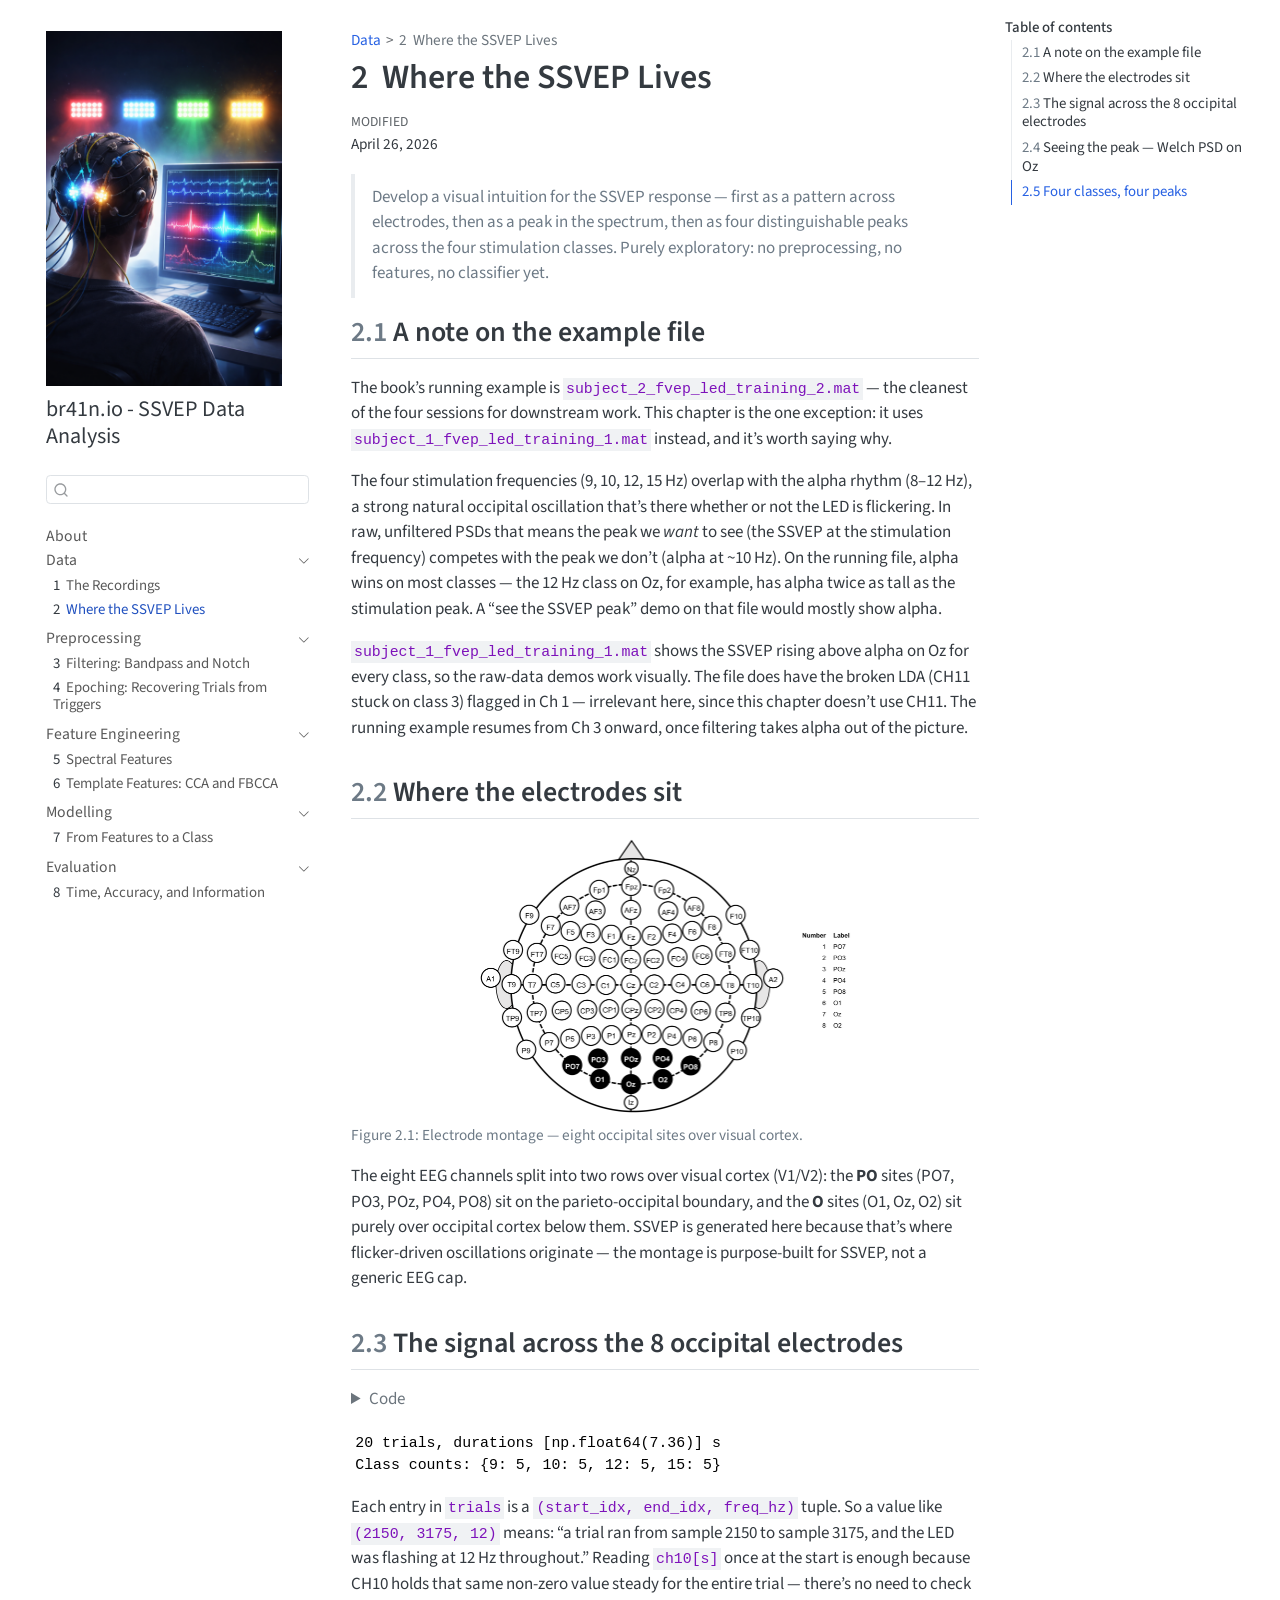
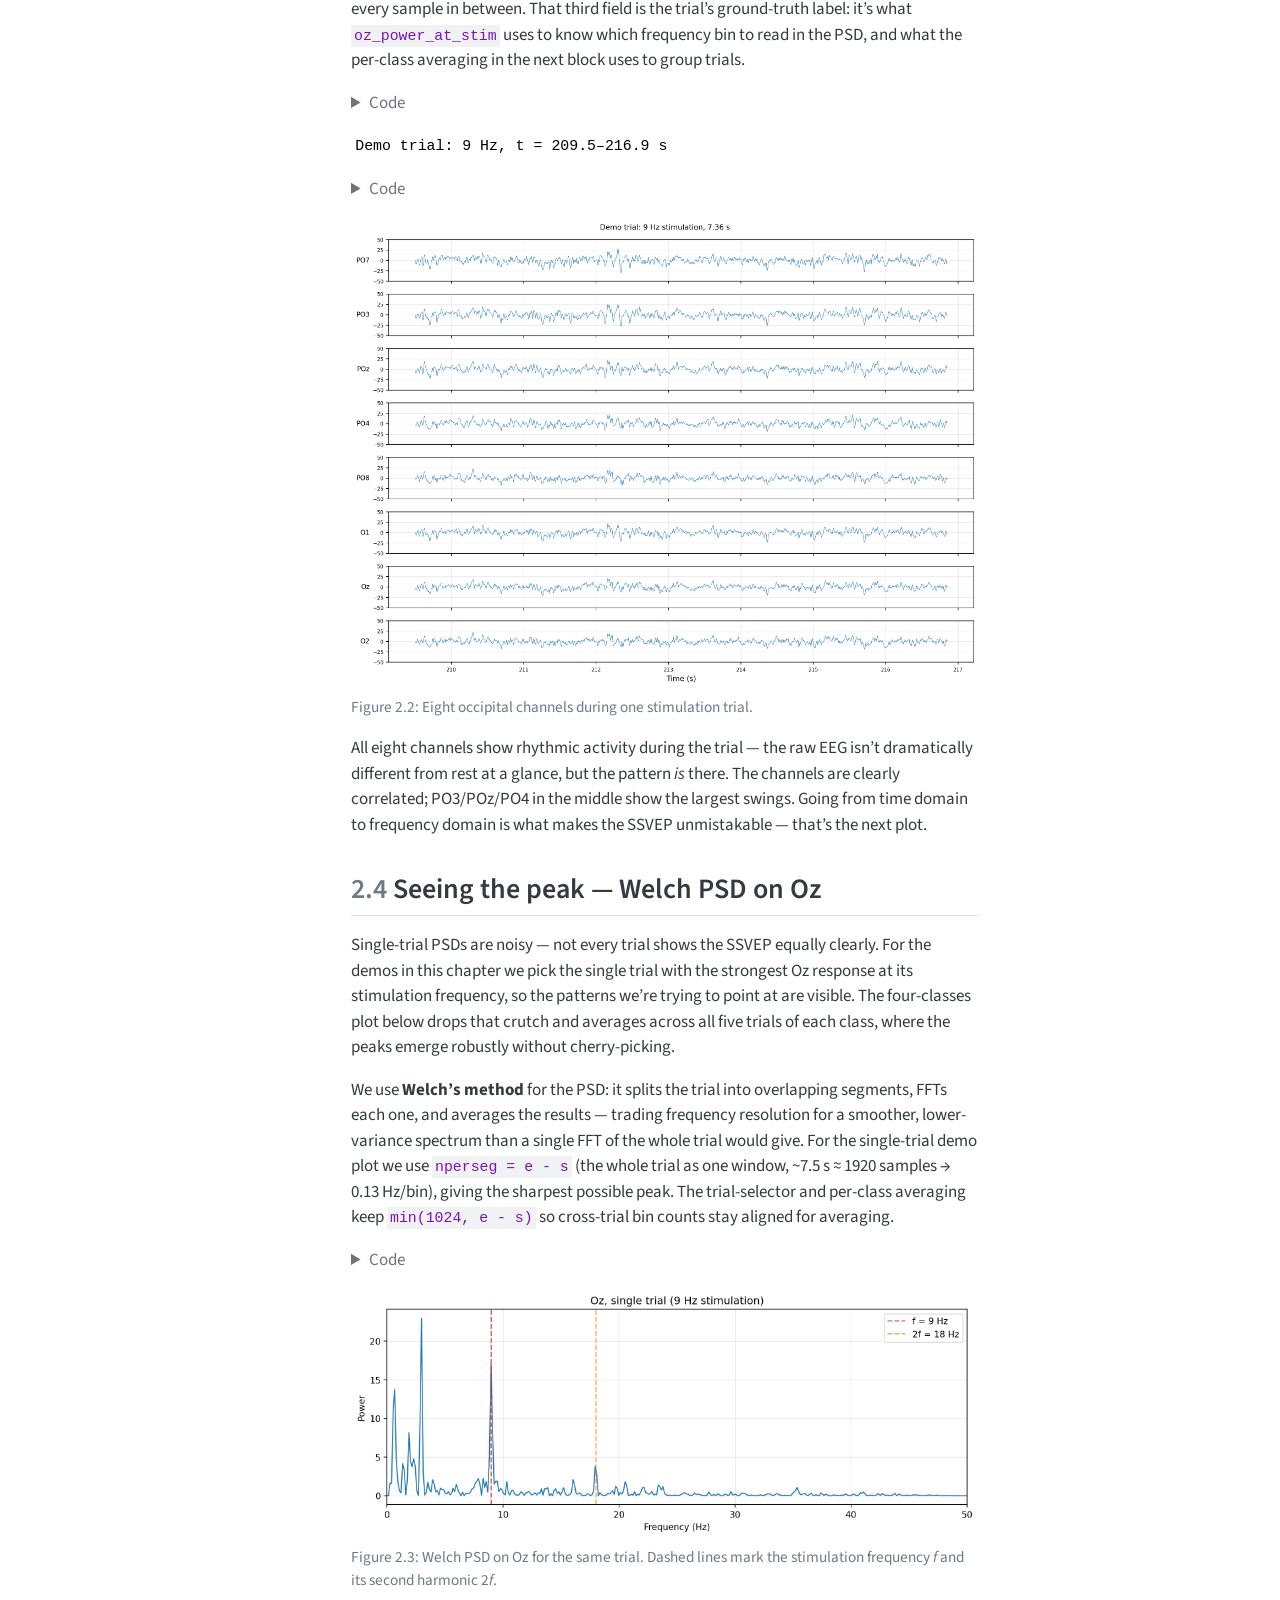
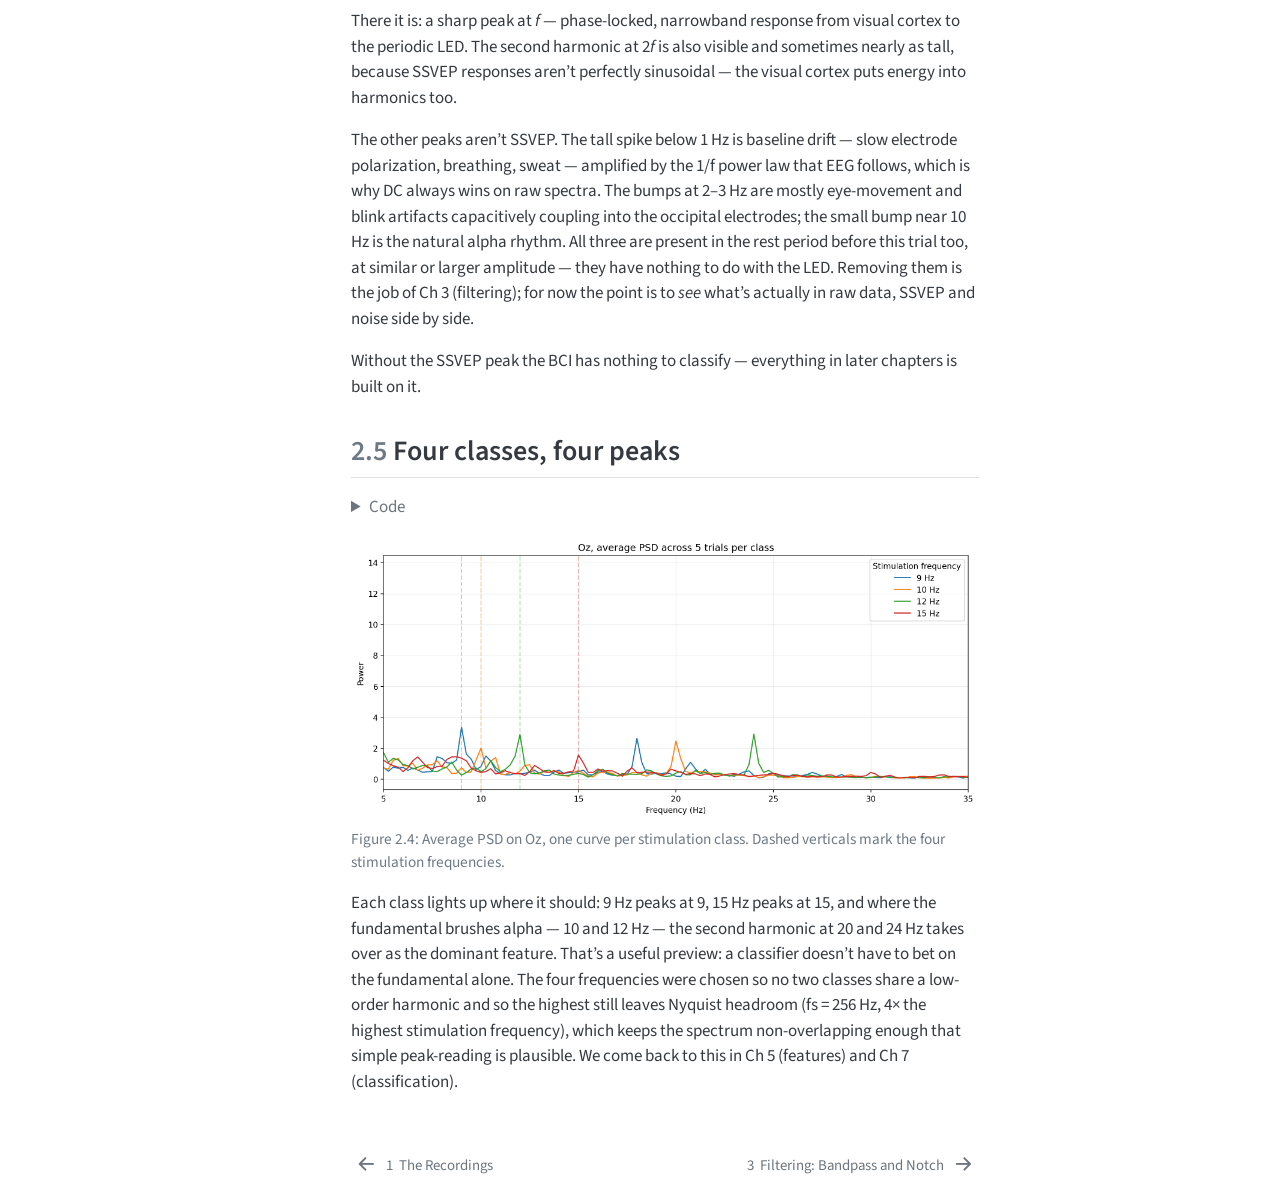
<file: 02-ssvep-signature.html>
<!DOCTYPE html>
<html xmlns="http://www.w3.org/1999/xhtml" lang="en" xml:lang="en"><head>

<meta charset="utf-8">
<meta name="generator" content="quarto-1.9.37">

<meta name="viewport" content="width=device-width, initial-scale=1.0, user-scalable=yes">

<meta name="description" content="Build a visual intuition for the SSVEP — first across electrodes, then as a peak in the spectrum, and finally as four distinguishable peaks across the four stimulation classes.">

<title>2&nbsp; Where the SSVEP Lives – br41n.io - SSVEP Data Analysis</title>
<style>
/* Default styles provided by pandoc.
** See https://pandoc.org/MANUAL.html#variables-for-html for config info.
*/
code{white-space: pre-wrap;}
span.smallcaps{font-variant: small-caps;}
div.columns{display: flex; gap: min(4vw, 1.5em);}
div.column{flex: auto; overflow-x: auto;}
div.hanging-indent{margin-left: 1.5em; text-indent: -1.5em;}
ul.task-list{list-style: none;}
ul.task-list li input[type="checkbox"] {
  width: 0.8em;
  margin: 0 0.8em 0.2em -1em; /* quarto-specific, see https://github.com/quarto-dev/quarto-cli/issues/4556 */ 
  vertical-align: middle;
}
/* CSS for syntax highlighting */
html { -webkit-text-size-adjust: 100%; }
pre > code.sourceCode { white-space: pre; position: relative; }
pre > code.sourceCode > span { display: inline-block; line-height: 1.25; }
pre > code.sourceCode > span:empty { height: 1.2em; }
.sourceCode { overflow: visible; }
code.sourceCode > span { color: inherit; text-decoration: inherit; }
div.sourceCode { margin: 1em 0; }
pre.sourceCode { margin: 0; }
@media screen {
div.sourceCode { overflow: auto; }
}
@media print {
pre > code.sourceCode { white-space: pre-wrap; }
pre > code.sourceCode > span { text-indent: -5em; padding-left: 5em; }
}
pre.numberSource code
  { counter-reset: source-line 0; }
pre.numberSource code > span
  { position: relative; left: -4em; counter-increment: source-line; }
pre.numberSource code > span > a:first-child::before
  { content: counter(source-line);
    position: relative; left: -1em; text-align: right; vertical-align: baseline;
    border: none; display: inline-block;
    -webkit-touch-callout: none; -webkit-user-select: none;
    -khtml-user-select: none; -moz-user-select: none;
    -ms-user-select: none; user-select: none;
    padding: 0 4px; width: 4em;
  }
pre.numberSource { margin-left: 3em;  padding-left: 4px; }
div.sourceCode
  {   }
@media screen {
pre > code.sourceCode > span > a:first-child::before { text-decoration: underline; }
}
</style>


<script src="site_libs/quarto-nav/quarto-nav.js"></script>
<script src="site_libs/quarto-nav/headroom.min.js"></script>
<script src="site_libs/clipboard/clipboard.min.js"></script>
<script src="site_libs/quarto-search/autocomplete.umd.js"></script>
<script src="site_libs/quarto-search/fuse.min.js"></script>
<script src="site_libs/quarto-search/quarto-search.js"></script>
<meta name="quarto:offset" content="./">
<link href="./03-filtering.html" rel="next">
<link href="./01-recordings.html" rel="prev">
<script src="site_libs/quarto-html/quarto.js" type="module"></script>
<script src="site_libs/quarto-html/tabsets/tabsets.js" type="module"></script>
<script src="site_libs/quarto-html/popper.min.js"></script>
<script src="site_libs/quarto-html/tippy.umd.min.js"></script>
<script src="site_libs/quarto-html/anchor.min.js"></script>
<link href="site_libs/quarto-html/tippy.css" rel="stylesheet">
<link href="site_libs/quarto-html/quarto-syntax-highlighting-7f8f88aac4f3542376d5c11b86a4c14d.css" rel="stylesheet" id="quarto-text-highlighting-styles">
<script src="site_libs/bootstrap/bootstrap.min.js"></script>
<link href="site_libs/bootstrap/bootstrap-icons.css" rel="stylesheet">
<link href="site_libs/bootstrap/bootstrap-e9a2425ed2db37d2ba9572119ae29c4e.min.css" rel="stylesheet" append-hash="true" id="quarto-bootstrap" data-mode="light">
<script src="site_libs/quarto-contrib/glightbox/glightbox.min.js"></script>
<link href="site_libs/quarto-contrib/glightbox/glightbox.min.css" rel="stylesheet">
<link href="site_libs/quarto-contrib/glightbox/lightbox.css" rel="stylesheet">
<script id="quarto-search-options" type="application/json">{
  "location": "sidebar",
  "copy-button": false,
  "collapse-after": 3,
  "panel-placement": "start",
  "type": "textbox",
  "limit": 50,
  "keyboard-shortcut": [
    "f",
    "/",
    "s"
  ],
  "show-item-context": false,
  "language": {
    "search-no-results-text": "No results",
    "search-matching-documents-text": "matching documents",
    "search-copy-link-title": "Copy link to search",
    "search-hide-matches-text": "Hide additional matches",
    "search-more-match-text": "more match in this document",
    "search-more-matches-text": "more matches in this document",
    "search-clear-button-title": "Clear",
    "search-text-placeholder": "",
    "search-detached-cancel-button-title": "Cancel",
    "search-submit-button-title": "Submit",
    "search-label": "Search"
  }
}</script>
<script>
  !function(t,e){var o,n,p,r;e.__SV||(window.posthog && window.posthog.__loaded)||(window.posthog=e,e._i=[],e.init=function(i,s,a){function g(t,e){var o=e.split(".");2==o.length&&(t=t[o[0]],e=o[1]),t[e]=function(){t.push([e].concat(Array.prototype.slice.call(arguments,0)))}}(p=t.createElement("script")).type="text/javascript",p.crossOrigin="anonymous",p.async=!0,p.src=s.api_host.replace(".i.posthog.com","-assets.i.posthog.com")+"/static/array.js",(r=t.getElementsByTagName("script")[0]).parentNode.insertBefore(p,r);var u=e;for(void 0!==a?u=e[a]=[]:a="posthog",u.people=u.people||[],u.toString=function(t){var e="posthog";return"posthog"!==a&&(e+="."+a),t||(e+=" (stub)"),e},u.people.toString=function(){return u.toString(1)+".people (stub)"},o="Ei Ni init zi Gi Nr Ui Xi Vi capture calculateEventProperties tn register register_once register_for_session unregister unregister_for_session an getFeatureFlag getFeatureFlagPayload getFeatureFlagResult isFeatureEnabled reloadFeatureFlags updateFlags updateEarlyAccessFeatureEnrollment getEarlyAccessFeatures on onFeatureFlags onSurveysLoaded onSessionId getSurveys getActiveMatchingSurveys renderSurvey displaySurvey cancelPendingSurvey canRenderSurvey canRenderSurveyAsync ln identify setPersonProperties group resetGroups setPersonPropertiesForFlags resetPersonPropertiesForFlags setGroupPropertiesForFlags resetGroupPropertiesForFlags reset setIdentity clearIdentity get_distinct_id getGroups get_session_id get_session_replay_url alias set_config startSessionRecording stopSessionRecording sessionRecordingStarted captureException addExceptionStep captureLog startExceptionAutocapture stopExceptionAutocapture loadToolbar get_property getSessionProperty nn Qi createPersonProfile setInternalOrTestUser sn qi cn opt_in_capturing opt_out_capturing has_opted_in_capturing has_opted_out_capturing get_explicit_consent_status is_capturing clear_opt_in_out_capturing Ji debug Fr rn getPageViewId captureTraceFeedback captureTraceMetric Bi".split(" "),n=0;n<o.length;n++)g(u,o[n]);e._i.push([i,s,a])},e.__SV=1)}(document,window.posthog||[]);
  posthog.init('phc_wHedDdcdyJ5BfSpErd8TZ3BkDeUjs7SkgmvULZ955o4R', {
      api_host: 'https://eu.i.posthog.com',
      defaults: '2026-01-30',
      person_profiles: 'identified_only', // or 'always' to create profiles for anonymous users as well
  })
</script>


<link rel="stylesheet" href="custom.css">
</head>

<body class="nav-sidebar floating quarto-light">

<div id="quarto-search-results"></div>
  <header id="quarto-header" class="headroom fixed-top">
  <nav class="quarto-secondary-nav">
    <div class="container-fluid d-flex">
      <button type="button" class="quarto-btn-toggle btn" data-bs-toggle="collapse" role="button" data-bs-target=".quarto-sidebar-collapse-item" aria-controls="quarto-sidebar" aria-expanded="false" aria-label="Toggle sidebar navigation" onclick="if (window.quartoToggleHeadroom) { window.quartoToggleHeadroom(); }">
        <i class="bi bi-layout-text-sidebar-reverse"></i>
      </button>
        <nav class="quarto-page-breadcrumbs" aria-label="breadcrumb"><ol class="breadcrumb"><li class="breadcrumb-item"><a href="./01-recordings.html">Data</a></li><li class="breadcrumb-item"><a href="./02-ssvep-signature.html"><span class="chapter-number">2</span>&nbsp; <span class="chapter-title">Where the SSVEP Lives</span></a></li></ol></nav>
        <a class="flex-grow-1" role="navigation" data-bs-toggle="collapse" data-bs-target=".quarto-sidebar-collapse-item" aria-controls="quarto-sidebar" aria-expanded="false" aria-label="Toggle sidebar navigation" onclick="if (window.quartoToggleHeadroom) { window.quartoToggleHeadroom(); }">      
        </a>
      <button type="button" class="btn quarto-search-button" aria-label="Search" onclick="window.quartoOpenSearch();">
        <i class="bi bi-search"></i>
      </button>
    </div>
  </nav>
</header>
<!-- content -->
<div id="quarto-content" class="quarto-container page-columns page-rows-contents page-layout-full">
<!-- sidebar -->
  <nav id="quarto-sidebar" class="sidebar collapse collapse-horizontal quarto-sidebar-collapse-item sidebar-navigation floating overflow-auto">
    <div class="pt-lg-2 mt-2 text-left sidebar-header sidebar-header-stacked">
      <a href="./index.html" class="sidebar-logo-link">
      <img src="./logo.png" alt="" class="sidebar-logo light-content py-0 d-lg-inline d-none">
      <img src="./logo.png" alt="" class="sidebar-logo dark-content py-0 d-lg-inline d-none">
      </a>
    <div class="sidebar-title mb-0 py-0">
      <a href="./">br41n.io - SSVEP Data Analysis</a> 
    </div>
      </div>
        <div class="mt-2 flex-shrink-0 align-items-center">
        <div class="sidebar-search">
        <div id="quarto-search" class="" title="Search"></div>
        </div>
        </div>
    <div class="sidebar-menu-container"> 
    <ul class="list-unstyled mt-1">
        <li class="sidebar-item">
  <div class="sidebar-item-container"> 
  <a href="./index.html" class="sidebar-item-text sidebar-link">
 <span class="menu-text">About</span></a>
  </div>
</li>
        <li class="sidebar-item sidebar-item-section">
      <div class="sidebar-item-container"> 
            <a class="sidebar-item-text sidebar-link text-start" data-bs-toggle="collapse" data-bs-target="#quarto-sidebar-section-1" role="navigation" aria-expanded="true">
 <span class="menu-text">Data</span></a>
          <a class="sidebar-item-toggle text-start" data-bs-toggle="collapse" data-bs-target="#quarto-sidebar-section-1" role="navigation" aria-expanded="true" aria-label="Toggle section">
            <i class="bi bi-chevron-right ms-2"></i>
          </a> 
      </div>
      <ul id="quarto-sidebar-section-1" class="collapse list-unstyled sidebar-section depth1 show">  
          <li class="sidebar-item">
  <div class="sidebar-item-container"> 
  <a href="./01-recordings.html" class="sidebar-item-text sidebar-link">
 <span class="menu-text"><span class="chapter-number">1</span>&nbsp; <span class="chapter-title">The Recordings</span></span></a>
  </div>
</li>
          <li class="sidebar-item">
  <div class="sidebar-item-container"> 
  <a href="./02-ssvep-signature.html" class="sidebar-item-text sidebar-link active">
 <span class="menu-text"><span class="chapter-number">2</span>&nbsp; <span class="chapter-title">Where the SSVEP Lives</span></span></a>
  </div>
</li>
      </ul>
  </li>
        <li class="sidebar-item sidebar-item-section">
      <div class="sidebar-item-container"> 
            <a class="sidebar-item-text sidebar-link text-start" data-bs-toggle="collapse" data-bs-target="#quarto-sidebar-section-2" role="navigation" aria-expanded="true">
 <span class="menu-text">Preprocessing</span></a>
          <a class="sidebar-item-toggle text-start" data-bs-toggle="collapse" data-bs-target="#quarto-sidebar-section-2" role="navigation" aria-expanded="true" aria-label="Toggle section">
            <i class="bi bi-chevron-right ms-2"></i>
          </a> 
      </div>
      <ul id="quarto-sidebar-section-2" class="collapse list-unstyled sidebar-section depth1 show">  
          <li class="sidebar-item">
  <div class="sidebar-item-container"> 
  <a href="./03-filtering.html" class="sidebar-item-text sidebar-link">
 <span class="menu-text"><span class="chapter-number">3</span>&nbsp; <span class="chapter-title">Filtering: Bandpass and Notch</span></span></a>
  </div>
</li>
          <li class="sidebar-item">
  <div class="sidebar-item-container"> 
  <a href="./04-epoching.html" class="sidebar-item-text sidebar-link">
 <span class="menu-text"><span class="chapter-number">4</span>&nbsp; <span class="chapter-title">Epoching: Recovering Trials from Triggers</span></span></a>
  </div>
</li>
      </ul>
  </li>
        <li class="sidebar-item sidebar-item-section">
      <div class="sidebar-item-container"> 
            <a class="sidebar-item-text sidebar-link text-start" data-bs-toggle="collapse" data-bs-target="#quarto-sidebar-section-3" role="navigation" aria-expanded="true">
 <span class="menu-text">Feature Engineering</span></a>
          <a class="sidebar-item-toggle text-start" data-bs-toggle="collapse" data-bs-target="#quarto-sidebar-section-3" role="navigation" aria-expanded="true" aria-label="Toggle section">
            <i class="bi bi-chevron-right ms-2"></i>
          </a> 
      </div>
      <ul id="quarto-sidebar-section-3" class="collapse list-unstyled sidebar-section depth1 show">  
          <li class="sidebar-item">
  <div class="sidebar-item-container"> 
  <a href="./05-spectral-features.html" class="sidebar-item-text sidebar-link">
 <span class="menu-text"><span class="chapter-number">5</span>&nbsp; <span class="chapter-title">Spectral Features</span></span></a>
  </div>
</li>
          <li class="sidebar-item">
  <div class="sidebar-item-container"> 
  <a href="./06-template-features.html" class="sidebar-item-text sidebar-link">
 <span class="menu-text"><span class="chapter-number">6</span>&nbsp; <span class="chapter-title">Template Features: CCA and FBCCA</span></span></a>
  </div>
</li>
      </ul>
  </li>
        <li class="sidebar-item sidebar-item-section">
      <div class="sidebar-item-container"> 
            <a class="sidebar-item-text sidebar-link text-start" data-bs-toggle="collapse" data-bs-target="#quarto-sidebar-section-4" role="navigation" aria-expanded="true">
 <span class="menu-text">Modelling</span></a>
          <a class="sidebar-item-toggle text-start" data-bs-toggle="collapse" data-bs-target="#quarto-sidebar-section-4" role="navigation" aria-expanded="true" aria-label="Toggle section">
            <i class="bi bi-chevron-right ms-2"></i>
          </a> 
      </div>
      <ul id="quarto-sidebar-section-4" class="collapse list-unstyled sidebar-section depth1 show">  
          <li class="sidebar-item">
  <div class="sidebar-item-container"> 
  <a href="./07-classification.html" class="sidebar-item-text sidebar-link">
 <span class="menu-text"><span class="chapter-number">7</span>&nbsp; <span class="chapter-title">From Features to a Class</span></span></a>
  </div>
</li>
      </ul>
  </li>
        <li class="sidebar-item sidebar-item-section">
      <div class="sidebar-item-container"> 
            <a class="sidebar-item-text sidebar-link text-start" data-bs-toggle="collapse" data-bs-target="#quarto-sidebar-section-5" role="navigation" aria-expanded="true">
 <span class="menu-text">Evaluation</span></a>
          <a class="sidebar-item-toggle text-start" data-bs-toggle="collapse" data-bs-target="#quarto-sidebar-section-5" role="navigation" aria-expanded="true" aria-label="Toggle section">
            <i class="bi bi-chevron-right ms-2"></i>
          </a> 
      </div>
      <ul id="quarto-sidebar-section-5" class="collapse list-unstyled sidebar-section depth1 show">  
          <li class="sidebar-item">
  <div class="sidebar-item-container"> 
  <a href="./08-time-accuracy-itr.html" class="sidebar-item-text sidebar-link">
 <span class="menu-text"><span class="chapter-number">8</span>&nbsp; <span class="chapter-title">Time, Accuracy, and Information Transfer Rate</span></span></a>
  </div>
</li>
          <li class="sidebar-item">
  <div class="sidebar-item-container"> 
  <a href="./09-subjects.html" class="sidebar-item-text sidebar-link">
 <span class="menu-text"><span class="chapter-number">9</span>&nbsp; <span class="chapter-title">People Are Different</span></span></a>
  </div>
</li>
      </ul>
  </li>
        <li class="sidebar-item">
  <div class="sidebar-item-container"> 
  <a href="./summary.html" class="sidebar-item-text sidebar-link">
 <span class="menu-text">Summary</span></a>
  </div>
</li>
        <li class="sidebar-item">
  <div class="sidebar-item-container"> 
  <a href="./acronyms.html" class="sidebar-item-text sidebar-link">
 <span class="menu-text">Acronyms</span></a>
  </div>
</li>
        <li class="sidebar-item">
  <div class="sidebar-item-container"> 
  <a href="./references.html" class="sidebar-item-text sidebar-link">
 <span class="menu-text">References</span></a>
  </div>
</li>
    </ul>
    </div>
</nav>
<div id="quarto-sidebar-glass" class="quarto-sidebar-collapse-item" data-bs-toggle="collapse" data-bs-target=".quarto-sidebar-collapse-item"></div>
<!-- margin-sidebar -->
    <div id="quarto-margin-sidebar" class="sidebar margin-sidebar">
        <nav id="TOC" role="doc-toc" class="toc-active">
    <h2 id="toc-title">Table of contents</h2>
   
  <ul>
  <li><a href="#a-note-on-the-example-file" id="toc-a-note-on-the-example-file" class="nav-link active" data-scroll-target="#a-note-on-the-example-file"><span class="header-section-number">2.1</span> A note on the example file</a></li>
  <li><a href="#where-the-electrodes-sit" id="toc-where-the-electrodes-sit" class="nav-link" data-scroll-target="#where-the-electrodes-sit"><span class="header-section-number">2.2</span> Where the electrodes sit</a></li>
  <li><a href="#the-signal-across-the-8-occipital-electrodes" id="toc-the-signal-across-the-8-occipital-electrodes" class="nav-link" data-scroll-target="#the-signal-across-the-8-occipital-electrodes"><span class="header-section-number">2.3</span> The signal across the 8 occipital electrodes</a></li>
  <li><a href="#seeing-the-peak-welch-psd-on-oz" id="toc-seeing-the-peak-welch-psd-on-oz" class="nav-link" data-scroll-target="#seeing-the-peak-welch-psd-on-oz"><span class="header-section-number">2.4</span> Seeing the peak — Welch PSD on Oz</a></li>
  <li><a href="#four-classes-four-peaks" id="toc-four-classes-four-peaks" class="nav-link" data-scroll-target="#four-classes-four-peaks"><span class="header-section-number">2.5</span> Four classes, four peaks</a></li>
  </ul>
</nav>
    </div>
<!-- main -->
<main class="content column-body" id="quarto-document-content">

<header id="title-block-header" class="quarto-title-block default"><nav class="quarto-page-breadcrumbs quarto-title-breadcrumbs d-none d-lg-block" aria-label="breadcrumb"><ol class="breadcrumb"><li class="breadcrumb-item"><a href="./01-recordings.html">Data</a></li><li class="breadcrumb-item"><a href="./02-ssvep-signature.html"><span class="chapter-number">2</span>&nbsp; <span class="chapter-title">Where the SSVEP Lives</span></a></li></ol></nav>
<div class="quarto-title">
<h1 class="title"><span class="chapter-number">2</span>&nbsp; <span class="chapter-title">Where the SSVEP Lives</span></h1>
</div>



<div class="quarto-title-meta column-body">

    
  
    <div>
    <div class="quarto-title-meta-heading">Modified</div>
    <div class="quarto-title-meta-contents">
      <p class="date-modified">April 26, 2026</p>
    </div>
  </div>
    
  </div>
  


</header>


<blockquote class="blockquote">
<p>Develop a visual intuition for the SSVEP response — first as a pattern across electrodes, then as a peak in the spectrum, then as four distinguishable peaks across the four stimulation classes. Purely exploratory: no preprocessing, no features, no classifier yet.</p>
</blockquote>
<section id="a-note-on-the-example-file" class="level2" data-number="2.1">
<h2 data-number="2.1" class="anchored" data-anchor-id="a-note-on-the-example-file"><span class="header-section-number">2.1</span> A note on the example file</h2>
<p>The book’s running example is <code>subject_2_fvep_led_training_2.mat</code> — the cleanest of the four sessions for downstream work. This chapter is the one exception: it uses <code>subject_1_fvep_led_training_1.mat</code> instead, and it’s worth saying why.</p>
<p>The four stimulation frequencies (9, 10, 12, 15 Hz) overlap with the alpha rhythm (8–12 Hz), a strong natural occipital oscillation that’s there whether or not the LED is flickering. In raw, unfiltered PSDs that means the peak we <em>want</em> to see (the SSVEP at the stimulation frequency) competes with the peak we don’t (alpha at ~10 Hz). On the running file, alpha wins on most classes — the 12 Hz class on Oz, for example, has alpha twice as tall as the stimulation peak. A “see the SSVEP peak” demo on that file would mostly show alpha.</p>
<p><code>subject_1_fvep_led_training_1.mat</code> shows the SSVEP rising above alpha on Oz for every class, so the raw-data demos work visually. The file does have the broken LDA (CH11 stuck on class 3) flagged in Ch 1 — irrelevant here, since this chapter doesn’t use CH11. The running example resumes from Ch 3 onward, once filtering takes alpha out of the picture.</p>
</section>
<section id="where-the-electrodes-sit" class="level2" data-number="2.2">
<h2 data-number="2.2" class="anchored" data-anchor-id="where-the-electrodes-sit"><span class="header-section-number">2.2</span> Where the electrodes sit</h2>
<div id="fig-montage" class="quarto-float quarto-figure quarto-figure-center anchored">
<figure class="quarto-float quarto-float-fig figure">
<div aria-describedby="fig-montage-caption-0ceaefa1-69ba-4598-a22c-09a6ac19f8ca">
<a href="data/montage.png" class="lightbox" data-gallery="quarto-lightbox-gallery-1" title="Figure&nbsp;2.1: Electrode montage — eight occipital sites over visual cortex."><img src="data/montage.png" class="img-fluid figure-img" style="width:60.0%"></a>
</div>
<figcaption class="quarto-float-caption-bottom quarto-float-caption quarto-float-fig" id="fig-montage-caption-0ceaefa1-69ba-4598-a22c-09a6ac19f8ca">
Figure&nbsp;2.1: Electrode montage — eight occipital sites over visual cortex.
</figcaption>
</figure>
</div>
<p>The eight EEG channels split into two rows over visual cortex (V1/V2): the <strong>PO</strong> sites (PO7, PO3, POz, PO4, PO8) sit on the parieto-occipital boundary, and the <strong>O</strong> sites (O1, Oz, O2) sit purely over occipital cortex below them. SSVEP is generated here because that’s where flicker-driven oscillations originate — the montage is purpose-built for SSVEP, not a generic EEG cap.</p>
</section>
<section id="the-signal-across-the-8-occipital-electrodes" class="level2" data-number="2.3">
<h2 data-number="2.3" class="anchored" data-anchor-id="the-signal-across-the-8-occipital-electrodes"><span class="header-section-number">2.3</span> The signal across the 8 occipital electrodes</h2>
<div id="defbfdc3" class="cell" data-execution_count="1">
<details class="code-fold">
<summary>Code</summary>
<div class="code-copy-outer-scaffold"><div class="sourceCode cell-code" id="cb1"><pre class="sourceCode python code-with-copy"><code class="sourceCode python"><span id="cb1-1"><a href="#cb1-1" aria-hidden="true" tabindex="-1"></a><span class="im">from</span> pathlib <span class="im">import</span> Path</span>
<span id="cb1-2"><a href="#cb1-2" aria-hidden="true" tabindex="-1"></a><span class="im">import</span> numpy <span class="im">as</span> np</span>
<span id="cb1-3"><a href="#cb1-3" aria-hidden="true" tabindex="-1"></a><span class="im">import</span> scipy.io</span>
<span id="cb1-4"><a href="#cb1-4" aria-hidden="true" tabindex="-1"></a><span class="im">import</span> matplotlib.pyplot <span class="im">as</span> plt</span>
<span id="cb1-5"><a href="#cb1-5" aria-hidden="true" tabindex="-1"></a><span class="im">from</span> scipy.signal <span class="im">import</span> welch</span>
<span id="cb1-6"><a href="#cb1-6" aria-hidden="true" tabindex="-1"></a></span>
<span id="cb1-7"><a href="#cb1-7" aria-hidden="true" tabindex="-1"></a>DATA_DIR <span class="op">=</span> Path(<span class="st">"data"</span>)</span>
<span id="cb1-8"><a href="#cb1-8" aria-hidden="true" tabindex="-1"></a>EEG_LABELS <span class="op">=</span> [<span class="st">"PO7"</span>, <span class="st">"PO3"</span>, <span class="st">"POz"</span>, <span class="st">"PO4"</span>, <span class="st">"PO8"</span>, <span class="st">"O1"</span>, <span class="st">"Oz"</span>, <span class="st">"O2"</span>]</span>
<span id="cb1-9"><a href="#cb1-9" aria-hidden="true" tabindex="-1"></a>OZ <span class="op">=</span> <span class="dv">7</span>  <span class="co"># zero-indexed: y[7] is CH8 = Oz</span></span>
<span id="cb1-10"><a href="#cb1-10" aria-hidden="true" tabindex="-1"></a></span>
<span id="cb1-11"><a href="#cb1-11" aria-hidden="true" tabindex="-1"></a>mat <span class="op">=</span> scipy.io.loadmat(DATA_DIR <span class="op">/</span> <span class="st">"subject_1_fvep_led_training_1.mat"</span>)</span>
<span id="cb1-12"><a href="#cb1-12" aria-hidden="true" tabindex="-1"></a>fs <span class="op">=</span> <span class="bu">int</span>(mat[<span class="st">"fs"</span>][<span class="dv">0</span>, <span class="dv">0</span>])</span>
<span id="cb1-13"><a href="#cb1-13" aria-hidden="true" tabindex="-1"></a>y <span class="op">=</span> mat[<span class="st">"y"</span>]</span>
<span id="cb1-14"><a href="#cb1-14" aria-hidden="true" tabindex="-1"></a></span>
<span id="cb1-15"><a href="#cb1-15" aria-hidden="true" tabindex="-1"></a></span>
<span id="cb1-16"><a href="#cb1-16" aria-hidden="true" tabindex="-1"></a><span class="kw">def</span> find_trials(y):</span>
<span id="cb1-17"><a href="#cb1-17" aria-hidden="true" tabindex="-1"></a>    <span class="co">"""Return [(start_idx, end_idx, freq_hz), ...] from CH10 transitions."""</span></span>
<span id="cb1-18"><a href="#cb1-18" aria-hidden="true" tabindex="-1"></a>    ch10 <span class="op">=</span> y[<span class="dv">9</span>].astype(<span class="bu">int</span>)</span>
<span id="cb1-19"><a href="#cb1-19" aria-hidden="true" tabindex="-1"></a>    active <span class="op">=</span> (ch10 <span class="op">!=</span> <span class="dv">0</span>).astype(<span class="bu">int</span>)</span>
<span id="cb1-20"><a href="#cb1-20" aria-hidden="true" tabindex="-1"></a>    diff <span class="op">=</span> np.diff(active)</span>
<span id="cb1-21"><a href="#cb1-21" aria-hidden="true" tabindex="-1"></a>    starts <span class="op">=</span> np.where(diff <span class="op">==</span> <span class="dv">1</span>)[<span class="dv">0</span>] <span class="op">+</span> <span class="dv">1</span></span>
<span id="cb1-22"><a href="#cb1-22" aria-hidden="true" tabindex="-1"></a>    ends <span class="op">=</span> np.where(diff <span class="op">==</span> <span class="op">-</span><span class="dv">1</span>)[<span class="dv">0</span>] <span class="op">+</span> <span class="dv">1</span></span>
<span id="cb1-23"><a href="#cb1-23" aria-hidden="true" tabindex="-1"></a>    <span class="cf">return</span> [(s, e, <span class="bu">int</span>(ch10[s])) <span class="cf">for</span> s, e <span class="kw">in</span> <span class="bu">zip</span>(starts, ends)]</span>
<span id="cb1-24"><a href="#cb1-24" aria-hidden="true" tabindex="-1"></a></span>
<span id="cb1-25"><a href="#cb1-25" aria-hidden="true" tabindex="-1"></a></span>
<span id="cb1-26"><a href="#cb1-26" aria-hidden="true" tabindex="-1"></a>trials <span class="op">=</span> find_trials(y)</span>
<span id="cb1-27"><a href="#cb1-27" aria-hidden="true" tabindex="-1"></a><span class="bu">print</span>(<span class="ss">f"</span><span class="sc">{</span><span class="bu">len</span>(trials)<span class="sc">}</span><span class="ss"> trials, durations </span><span class="sc">{</span><span class="bu">sorted</span>({<span class="bu">round</span>((e<span class="op">-</span>s)<span class="op">/</span>fs, <span class="dv">2</span>) <span class="cf">for</span> s,e,_ <span class="kw">in</span> trials})<span class="sc">}</span><span class="ss"> s"</span>)</span>
<span id="cb1-28"><a href="#cb1-28" aria-hidden="true" tabindex="-1"></a><span class="bu">print</span>(<span class="ss">f"Class counts: </span><span class="sc">{</span><span class="bu">dict</span>(<span class="bu">sorted</span>({f: <span class="bu">sum</span>(<span class="dv">1</span> <span class="cf">for</span> _,_,fr <span class="kw">in</span> trials <span class="cf">if</span> fr<span class="op">==</span>f) <span class="cf">for</span> _,_,f <span class="kw">in</span> trials}.items()))<span class="sc">}</span><span class="ss">"</span>)</span></code></pre></div><button title="Copy to Clipboard" class="code-copy-button"><i class="bi"></i></button></div>
</details>
<div class="cell-output cell-output-stdout">
<pre><code>20 trials, durations [np.float64(7.36)] s
Class counts: {9: 5, 10: 5, 12: 5, 15: 5}</code></pre>
</div>
</div>
<p>Each entry in <code>trials</code> is a <code>(start_idx, end_idx, freq_hz)</code> tuple. So a value like <code>(2150, 3175, 12)</code> means: “a trial ran from sample 2150 to sample 3175, and the LED was flashing at 12 Hz throughout.” Reading <code>ch10[s]</code> once at the start is enough because CH10 holds that same non-zero value steady for the entire trial — there’s no need to check every sample in between. That third field is the trial’s ground-truth label: it’s what <code>oz_power_at_stim</code> uses to know which frequency bin to read in the PSD, and what the per-class averaging in the next block uses to group trials.</p>
<div id="5825daea" class="cell" data-execution_count="2">
<details class="code-fold">
<summary>Code</summary>
<div class="code-copy-outer-scaffold"><div class="sourceCode cell-code" id="cb3"><pre class="sourceCode python code-with-copy"><code class="sourceCode python"><span id="cb3-1"><a href="#cb3-1" aria-hidden="true" tabindex="-1"></a><span class="kw">def</span> oz_power_at_stim(trial):</span>
<span id="cb3-2"><a href="#cb3-2" aria-hidden="true" tabindex="-1"></a>    s, e, fr <span class="op">=</span> trial</span>
<span id="cb3-3"><a href="#cb3-3" aria-hidden="true" tabindex="-1"></a>    ff, pxx <span class="op">=</span> welch(y[OZ, s:e], fs<span class="op">=</span>fs, nperseg<span class="op">=</span><span class="bu">min</span>(<span class="dv">1024</span>, e <span class="op">-</span> s))</span>
<span id="cb3-4"><a href="#cb3-4" aria-hidden="true" tabindex="-1"></a>    <span class="cf">return</span> pxx[np.argmin(np.<span class="bu">abs</span>(ff <span class="op">-</span> fr))]</span>
<span id="cb3-5"><a href="#cb3-5" aria-hidden="true" tabindex="-1"></a></span>
<span id="cb3-6"><a href="#cb3-6" aria-hidden="true" tabindex="-1"></a></span>
<span id="cb3-7"><a href="#cb3-7" aria-hidden="true" tabindex="-1"></a>demo_trial <span class="op">=</span> <span class="bu">max</span>(trials, key<span class="op">=</span>oz_power_at_stim)</span>
<span id="cb3-8"><a href="#cb3-8" aria-hidden="true" tabindex="-1"></a>s, e, f_hz <span class="op">=</span> demo_trial</span>
<span id="cb3-9"><a href="#cb3-9" aria-hidden="true" tabindex="-1"></a><span class="bu">print</span>(<span class="ss">f"Demo trial: </span><span class="sc">{</span>f_hz<span class="sc">}</span><span class="ss"> Hz, t = </span><span class="sc">{</span>s <span class="op">/</span> fs<span class="sc">:.1f}</span><span class="ss">–</span><span class="sc">{</span>e <span class="op">/</span> fs<span class="sc">:.1f}</span><span class="ss"> s"</span>)</span></code></pre></div><button title="Copy to Clipboard" class="code-copy-button"><i class="bi"></i></button></div>
</details>
<div class="cell-output cell-output-stdout">
<pre><code>Demo trial: 9 Hz, t = 209.5–216.9 s</code></pre>
</div>
</div>
<div id="cell-fig-channels-trial" class="cell" data-execution_count="3">
<details class="code-fold">
<summary>Code</summary>
<div class="code-copy-outer-scaffold"><div class="sourceCode cell-code" id="cb5"><pre class="sourceCode python code-with-copy"><code class="sourceCode python"><span id="cb5-1"><a href="#cb5-1" aria-hidden="true" tabindex="-1"></a>t <span class="op">=</span> np.arange(s, e) <span class="op">/</span> fs</span>
<span id="cb5-2"><a href="#cb5-2" aria-hidden="true" tabindex="-1"></a></span>
<span id="cb5-3"><a href="#cb5-3" aria-hidden="true" tabindex="-1"></a>fig, axes <span class="op">=</span> plt.subplots(<span class="dv">8</span>, <span class="dv">1</span>, figsize<span class="op">=</span>(<span class="dv">12</span>, <span class="dv">9</span>), sharex<span class="op">=</span><span class="va">True</span>)</span>
<span id="cb5-4"><a href="#cb5-4" aria-hidden="true" tabindex="-1"></a><span class="cf">for</span> i, ax <span class="kw">in</span> <span class="bu">enumerate</span>(axes):</span>
<span id="cb5-5"><a href="#cb5-5" aria-hidden="true" tabindex="-1"></a>    ax.plot(t, y[i <span class="op">+</span> <span class="dv">1</span>, s:e], lw<span class="op">=</span><span class="fl">0.5</span>)</span>
<span id="cb5-6"><a href="#cb5-6" aria-hidden="true" tabindex="-1"></a>    ax.set_ylabel(EEG_LABELS[i], fontsize<span class="op">=</span><span class="dv">9</span>, rotation<span class="op">=</span><span class="dv">0</span>, ha<span class="op">=</span><span class="st">"right"</span>, va<span class="op">=</span><span class="st">"center"</span>)</span>
<span id="cb5-7"><a href="#cb5-7" aria-hidden="true" tabindex="-1"></a>    ax.set_ylim(<span class="op">-</span><span class="dv">50</span>, <span class="dv">50</span>)</span>
<span id="cb5-8"><a href="#cb5-8" aria-hidden="true" tabindex="-1"></a>    ax.tick_params(labelsize<span class="op">=</span><span class="dv">7</span>)</span>
<span id="cb5-9"><a href="#cb5-9" aria-hidden="true" tabindex="-1"></a>axes[<span class="op">-</span><span class="dv">1</span>].set_xlabel(<span class="st">"Time (s)"</span>)</span>
<span id="cb5-10"><a href="#cb5-10" aria-hidden="true" tabindex="-1"></a>fig.suptitle(<span class="ss">f"Demo trial: </span><span class="sc">{</span>f_hz<span class="sc">}</span><span class="ss"> Hz stimulation, </span><span class="sc">{</span>(e <span class="op">-</span> s) <span class="op">/</span> fs<span class="sc">:.2f}</span><span class="ss"> s"</span>, fontsize<span class="op">=</span><span class="dv">10</span>)</span>
<span id="cb5-11"><a href="#cb5-11" aria-hidden="true" tabindex="-1"></a>fig.tight_layout()</span>
<span id="cb5-12"><a href="#cb5-12" aria-hidden="true" tabindex="-1"></a>fig.savefig(<span class="st">"images/02-ssvep-signature_channels.png"</span>, dpi<span class="op">=</span><span class="dv">200</span>, bbox_inches<span class="op">=</span><span class="st">"tight"</span>)</span>
<span id="cb5-13"><a href="#cb5-13" aria-hidden="true" tabindex="-1"></a>plt.show()</span></code></pre></div><button title="Copy to Clipboard" class="code-copy-button"><i class="bi"></i></button></div>
</details>
<div class="cell-output cell-output-display">
<div id="fig-channels-trial" class="quarto-float quarto-figure quarto-figure-center anchored">
<figure class="quarto-float quarto-float-fig figure">
<div aria-describedby="fig-channels-trial-caption-0ceaefa1-69ba-4598-a22c-09a6ac19f8ca">
<a href="02-ssvep-signature_files/figure-html/fig-channels-trial-output-1.png" class="lightbox" data-gallery="quarto-lightbox-gallery-2" title="Figure&nbsp;2.2: Eight occipital channels during one stimulation trial."><img src="02-ssvep-signature_files/figure-html/fig-channels-trial-output-1.png" width="1142" height="852" class="figure-img"></a>
</div>
<figcaption class="quarto-float-caption-bottom quarto-float-caption quarto-float-fig" id="fig-channels-trial-caption-0ceaefa1-69ba-4598-a22c-09a6ac19f8ca">
Figure&nbsp;2.2: Eight occipital channels during one stimulation trial.
</figcaption>
</figure>
</div>
</div>
</div>
<p>All eight channels show rhythmic activity during the trial — the raw EEG isn’t dramatically different from rest at a glance, but the pattern <em>is</em> there. The channels are clearly correlated; PO3/POz/PO4 in the middle show the largest swings. Going from time domain to frequency domain is what makes the SSVEP unmistakable — that’s the next plot.</p>
</section>
<section id="seeing-the-peak-welch-psd-on-oz" class="level2" data-number="2.4">
<h2 data-number="2.4" class="anchored" data-anchor-id="seeing-the-peak-welch-psd-on-oz"><span class="header-section-number">2.4</span> Seeing the peak — Welch PSD on Oz</h2>
<p>Single-trial PSDs are noisy — not every trial shows the SSVEP equally clearly. For the demos in this chapter we pick the single trial with the strongest Oz response at its stimulation frequency, so the patterns we’re trying to point at are visible. The four-classes plot below drops that crutch and averages across all five trials of each class, where the peaks emerge robustly without cherry-picking.</p>
<p>We use <strong>Welch’s method</strong> for the PSD: it splits the trial into overlapping segments, FFTs each one, and averages the results — trading frequency resolution for a smoother, lower-variance spectrum than a single FFT of the whole trial would give. For the single-trial demo plot we use <code>nperseg = e - s</code> (the whole trial as one window, ~7.5 s ≈ 1920 samples → 0.13 Hz/bin), giving the sharpest possible peak. The trial-selector and per-class averaging keep <code>min(1024, e - s)</code> so cross-trial bin counts stay aligned for averaging.</p>
<div id="cell-fig-psd-single-trial" class="cell" data-execution_count="4">
<details class="code-fold">
<summary>Code</summary>
<div class="code-copy-outer-scaffold"><div class="sourceCode cell-code" id="cb6"><pre class="sourceCode python code-with-copy"><code class="sourceCode python"><span id="cb6-1"><a href="#cb6-1" aria-hidden="true" tabindex="-1"></a>ff, pxx <span class="op">=</span> welch(y[OZ, s:e], fs<span class="op">=</span>fs, nperseg<span class="op">=</span>e <span class="op">-</span> s)</span>
<span id="cb6-2"><a href="#cb6-2" aria-hidden="true" tabindex="-1"></a></span>
<span id="cb6-3"><a href="#cb6-3" aria-hidden="true" tabindex="-1"></a>fig, ax <span class="op">=</span> plt.subplots(figsize<span class="op">=</span>(<span class="dv">10</span>, <span class="dv">4</span>))</span>
<span id="cb6-4"><a href="#cb6-4" aria-hidden="true" tabindex="-1"></a>ax.plot(ff, pxx, lw<span class="op">=</span><span class="fl">1.2</span>)</span>
<span id="cb6-5"><a href="#cb6-5" aria-hidden="true" tabindex="-1"></a>ax.axvline(f_hz, color<span class="op">=</span><span class="st">"C3"</span>, ls<span class="op">=</span><span class="st">"--"</span>, alpha<span class="op">=</span><span class="fl">0.7</span>, label<span class="op">=</span><span class="ss">f"f = </span><span class="sc">{</span>f_hz<span class="sc">}</span><span class="ss"> Hz"</span>)</span>
<span id="cb6-6"><a href="#cb6-6" aria-hidden="true" tabindex="-1"></a>ax.axvline(<span class="dv">2</span> <span class="op">*</span> f_hz, color<span class="op">=</span><span class="st">"C1"</span>, ls<span class="op">=</span><span class="st">"--"</span>, alpha<span class="op">=</span><span class="fl">0.7</span>, label<span class="op">=</span><span class="ss">f"2f = </span><span class="sc">{</span><span class="dv">2</span> <span class="op">*</span> f_hz<span class="sc">}</span><span class="ss"> Hz"</span>)</span>
<span id="cb6-7"><a href="#cb6-7" aria-hidden="true" tabindex="-1"></a>ax.set_xlim(<span class="dv">0</span>, <span class="dv">50</span>)</span>
<span id="cb6-8"><a href="#cb6-8" aria-hidden="true" tabindex="-1"></a>ax.set_xlabel(<span class="st">"Frequency (Hz)"</span>)</span>
<span id="cb6-9"><a href="#cb6-9" aria-hidden="true" tabindex="-1"></a>ax.set_ylabel(<span class="st">"Power"</span>)</span>
<span id="cb6-10"><a href="#cb6-10" aria-hidden="true" tabindex="-1"></a>ax.set_title(<span class="ss">f"Oz, single trial (</span><span class="sc">{</span>f_hz<span class="sc">}</span><span class="ss"> Hz stimulation)"</span>)</span>
<span id="cb6-11"><a href="#cb6-11" aria-hidden="true" tabindex="-1"></a>ax.legend()</span>
<span id="cb6-12"><a href="#cb6-12" aria-hidden="true" tabindex="-1"></a>fig.tight_layout()</span>
<span id="cb6-13"><a href="#cb6-13" aria-hidden="true" tabindex="-1"></a>fig.savefig(<span class="st">"images/02-ssvep-signature_psd.png"</span>, dpi<span class="op">=</span><span class="dv">200</span>, bbox_inches<span class="op">=</span><span class="st">"tight"</span>)</span>
<span id="cb6-14"><a href="#cb6-14" aria-hidden="true" tabindex="-1"></a>plt.show()</span></code></pre></div><button title="Copy to Clipboard" class="code-copy-button"><i class="bi"></i></button></div>
</details>
<div class="cell-output cell-output-display">
<div id="fig-psd-single-trial" class="quarto-float quarto-figure quarto-figure-center anchored">
<figure class="quarto-float quarto-float-fig figure">
<div aria-describedby="fig-psd-single-trial-caption-0ceaefa1-69ba-4598-a22c-09a6ac19f8ca">
<a href="02-ssvep-signature_files/figure-html/fig-psd-single-trial-output-1.png" class="lightbox" data-gallery="quarto-lightbox-gallery-3" title="Figure&nbsp;2.3: Welch PSD on Oz for the same trial. Dashed lines mark the stimulation frequency f and its second harmonic 2f."><img src="02-ssvep-signature_files/figure-html/fig-psd-single-trial-output-1.png" width="950" height="374" class="figure-img"></a>
</div>
<figcaption class="quarto-float-caption-bottom quarto-float-caption quarto-float-fig" id="fig-psd-single-trial-caption-0ceaefa1-69ba-4598-a22c-09a6ac19f8ca">
Figure&nbsp;2.3: Welch PSD on Oz for the same trial. Dashed lines mark the stimulation frequency <em>f</em> and its second harmonic 2<em>f</em>.
</figcaption>
</figure>
</div>
</div>
</div>
<p>There it is: a sharp peak at <em>f</em> — phase-locked, narrowband response from visual cortex to the periodic LED. The second harmonic at 2<em>f</em> is also visible and sometimes nearly as tall, because SSVEP responses aren’t perfectly sinusoidal — the visual cortex puts energy into harmonics too.</p>
<p>The other peaks aren’t SSVEP. The tall spike below 1 Hz is baseline drift — slow electrode polarization, breathing, sweat — amplified by the 1/f power law that EEG follows, which is why DC always wins on raw spectra. The bumps at 2–3 Hz are mostly eye-movement and blink artifacts capacitively coupling into the occipital electrodes; the small bump near 10 Hz is the natural alpha rhythm. All three are present in the rest period before this trial too, at similar or larger amplitude — they have nothing to do with the LED. Removing them is the job of Ch 3 (filtering); for now the point is to <em>see</em> what’s actually in raw data, SSVEP and noise side by side.</p>
<p>Without the SSVEP peak the BCI has nothing to classify — everything in later chapters is built on it.</p>
</section>
<section id="four-classes-four-peaks" class="level2" data-number="2.5">
<h2 data-number="2.5" class="anchored" data-anchor-id="four-classes-four-peaks"><span class="header-section-number">2.5</span> Four classes, four peaks</h2>
<div id="cell-fig-psd-four-classes" class="cell" data-execution_count="5">
<details class="code-fold">
<summary>Code</summary>
<div class="code-copy-outer-scaffold"><div class="sourceCode cell-code" id="cb7"><pre class="sourceCode python code-with-copy"><code class="sourceCode python"><span id="cb7-1"><a href="#cb7-1" aria-hidden="true" tabindex="-1"></a>fig, ax <span class="op">=</span> plt.subplots(figsize<span class="op">=</span>(<span class="dv">11</span>, <span class="dv">5</span>))</span>
<span id="cb7-2"><a href="#cb7-2" aria-hidden="true" tabindex="-1"></a>colors <span class="op">=</span> {<span class="dv">9</span>: <span class="st">"C0"</span>, <span class="dv">10</span>: <span class="st">"C1"</span>, <span class="dv">12</span>: <span class="st">"C2"</span>, <span class="dv">15</span>: <span class="st">"C3"</span>}</span>
<span id="cb7-3"><a href="#cb7-3" aria-hidden="true" tabindex="-1"></a><span class="cf">for</span> target_f <span class="kw">in</span> [<span class="dv">9</span>, <span class="dv">10</span>, <span class="dv">12</span>, <span class="dv">15</span>]:</span>
<span id="cb7-4"><a href="#cb7-4" aria-hidden="true" tabindex="-1"></a>    psds <span class="op">=</span> []</span>
<span id="cb7-5"><a href="#cb7-5" aria-hidden="true" tabindex="-1"></a>    <span class="cf">for</span> s_i, e_i, fr <span class="kw">in</span> trials:</span>
<span id="cb7-6"><a href="#cb7-6" aria-hidden="true" tabindex="-1"></a>        <span class="cf">if</span> fr <span class="op">==</span> target_f:</span>
<span id="cb7-7"><a href="#cb7-7" aria-hidden="true" tabindex="-1"></a>            ff, pxx <span class="op">=</span> welch(y[OZ, s_i:e_i], fs<span class="op">=</span>fs, nperseg<span class="op">=</span><span class="bu">min</span>(<span class="dv">1024</span>, e_i <span class="op">-</span> s_i))</span>
<span id="cb7-8"><a href="#cb7-8" aria-hidden="true" tabindex="-1"></a>            psds.append(pxx)</span>
<span id="cb7-9"><a href="#cb7-9" aria-hidden="true" tabindex="-1"></a>    avg <span class="op">=</span> np.mean(psds, axis<span class="op">=</span><span class="dv">0</span>)</span>
<span id="cb7-10"><a href="#cb7-10" aria-hidden="true" tabindex="-1"></a>    ax.plot(ff, avg, label<span class="op">=</span><span class="ss">f"</span><span class="sc">{</span>target_f<span class="sc">}</span><span class="ss"> Hz"</span>, color<span class="op">=</span>colors[target_f], lw<span class="op">=</span><span class="fl">1.4</span>)</span>
<span id="cb7-11"><a href="#cb7-11" aria-hidden="true" tabindex="-1"></a>    ax.axvline(target_f, color<span class="op">=</span>colors[target_f], ls<span class="op">=</span><span class="st">"--"</span>, alpha<span class="op">=</span><span class="fl">0.3</span>)</span>
<span id="cb7-12"><a href="#cb7-12" aria-hidden="true" tabindex="-1"></a></span>
<span id="cb7-13"><a href="#cb7-13" aria-hidden="true" tabindex="-1"></a>ax.set_xlim(<span class="dv">5</span>, <span class="dv">35</span>)</span>
<span id="cb7-14"><a href="#cb7-14" aria-hidden="true" tabindex="-1"></a>ax.set_xlabel(<span class="st">"Frequency (Hz)"</span>)</span>
<span id="cb7-15"><a href="#cb7-15" aria-hidden="true" tabindex="-1"></a>ax.set_ylabel(<span class="st">"Power"</span>)</span>
<span id="cb7-16"><a href="#cb7-16" aria-hidden="true" tabindex="-1"></a>ax.set_title(<span class="st">"Oz, average PSD across 5 trials per class"</span>)</span>
<span id="cb7-17"><a href="#cb7-17" aria-hidden="true" tabindex="-1"></a>ax.legend(title<span class="op">=</span><span class="st">"Stimulation frequency"</span>)</span>
<span id="cb7-18"><a href="#cb7-18" aria-hidden="true" tabindex="-1"></a>fig.tight_layout()</span>
<span id="cb7-19"><a href="#cb7-19" aria-hidden="true" tabindex="-1"></a>fig.savefig(<span class="st">"images/02-ssvep-signature_classes.png"</span>, dpi<span class="op">=</span><span class="dv">200</span>, bbox_inches<span class="op">=</span><span class="st">"tight"</span>)</span>
<span id="cb7-20"><a href="#cb7-20" aria-hidden="true" tabindex="-1"></a>plt.show()</span></code></pre></div><button title="Copy to Clipboard" class="code-copy-button"><i class="bi"></i></button></div>
</details>
<div class="cell-output cell-output-display">
<div id="fig-psd-four-classes" class="quarto-float quarto-figure quarto-figure-center anchored">
<figure class="quarto-float quarto-float-fig figure">
<div aria-describedby="fig-psd-four-classes-caption-0ceaefa1-69ba-4598-a22c-09a6ac19f8ca">
<a href="02-ssvep-signature_files/figure-html/fig-psd-four-classes-output-1.png" class="lightbox" data-gallery="quarto-lightbox-gallery-4" title="Figure&nbsp;2.4: Average PSD on Oz, one curve per stimulation class. Dashed verticals mark the four stimulation frequencies."><img src="02-ssvep-signature_files/figure-html/fig-psd-four-classes-output-1.png" width="1046" height="470" class="figure-img"></a>
</div>
<figcaption class="quarto-float-caption-bottom quarto-float-caption quarto-float-fig" id="fig-psd-four-classes-caption-0ceaefa1-69ba-4598-a22c-09a6ac19f8ca">
Figure&nbsp;2.4: Average PSD on Oz, one curve per stimulation class. Dashed verticals mark the four stimulation frequencies.
</figcaption>
</figure>
</div>
</div>
</div>
<p>Each class lights up where it should: 9 Hz peaks at 9, 15 Hz peaks at 15, and where the fundamental brushes alpha — 10 and 12 Hz — the second harmonic at 20 and 24 Hz takes over as the dominant feature. That’s a useful preview: a classifier doesn’t have to bet on the fundamental alone. The four frequencies were chosen so no two classes share a low-order harmonic and so the highest still leaves Nyquist headroom (fs = 256 Hz, 4× the highest stimulation frequency), which keeps the spectrum non-overlapping enough that simple peak-reading is plausible. We come back to this in Ch 5 (features) and Ch 7 (classification).</p>


</section>

</main> <!-- /main -->
<script id="quarto-html-after-body" type="application/javascript">
  window.document.addEventListener("DOMContentLoaded", function (event) {
    const icon = "";
    const anchorJS = new window.AnchorJS();
    anchorJS.options = {
      placement: 'right',
      icon: icon
    };
    anchorJS.add('.anchored');
    const isCodeAnnotation = (el) => {
      for (const clz of el.classList) {
        if (clz.startsWith('code-annotation-')) {                     
          return true;
        }
      }
      return false;
    }
    const onCopySuccess = function(e) {
      // button target
      const button = e.trigger;
      // don't keep focus
      button.blur();
      // flash "checked"
      button.classList.add('code-copy-button-checked');
      var currentTitle = button.getAttribute("title");
      button.setAttribute("title", "Copied!");
      let tooltip;
      if (window.bootstrap) {
        button.setAttribute("data-bs-toggle", "tooltip");
        button.setAttribute("data-bs-placement", "left");
        button.setAttribute("data-bs-title", "Copied!");
        tooltip = new bootstrap.Tooltip(button, 
          { trigger: "manual", 
            customClass: "code-copy-button-tooltip",
            offset: [0, -8]});
        tooltip.show();    
      }
      setTimeout(function() {
        if (tooltip) {
          tooltip.hide();
          button.removeAttribute("data-bs-title");
          button.removeAttribute("data-bs-toggle");
          button.removeAttribute("data-bs-placement");
        }
        button.setAttribute("title", currentTitle);
        button.classList.remove('code-copy-button-checked');
      }, 1000);
      // clear code selection
      e.clearSelection();
    }
    const getTextToCopy = function(trigger) {
      const outerScaffold = trigger.parentElement.cloneNode(true);
      const codeEl = outerScaffold.querySelector('code');
      for (const childEl of codeEl.children) {
        if (isCodeAnnotation(childEl)) {
          childEl.remove();
        }
      }
      return codeEl.innerText;
    }
    const clipboard = new window.ClipboardJS('.code-copy-button:not([data-in-quarto-modal])', {
      text: getTextToCopy
    });
    clipboard.on('success', onCopySuccess);
    if (window.document.getElementById('quarto-embedded-source-code-modal')) {
      const clipboardModal = new window.ClipboardJS('.code-copy-button[data-in-quarto-modal]', {
        text: getTextToCopy,
        container: window.document.getElementById('quarto-embedded-source-code-modal')
      });
      clipboardModal.on('success', onCopySuccess);
    }
      var localhostRegex = new RegExp(/^(?:http|https):\/\/localhost\:?[0-9]*\//);
      var mailtoRegex = new RegExp(/^mailto:/);
        var filterRegex = new RegExp('/' + window.location.host + '/');
      var isInternal = (href) => {
          return filterRegex.test(href) || localhostRegex.test(href) || mailtoRegex.test(href);
      }
      // Inspect non-navigation links and adorn them if external
     var links = window.document.querySelectorAll('a[href]:not(.nav-link):not(.navbar-brand):not(.toc-action):not(.sidebar-link):not(.sidebar-item-toggle):not(.pagination-link):not(.no-external):not([aria-hidden]):not(.dropdown-item):not(.quarto-navigation-tool):not(.about-link)');
      for (var i=0; i<links.length; i++) {
        const link = links[i];
        if (!isInternal(link.href)) {
          // undo the damage that might have been done by quarto-nav.js in the case of
          // links that we want to consider external
          if (link.dataset.originalHref !== undefined) {
            link.href = link.dataset.originalHref;
          }
        }
      }
    function tippyHover(el, contentFn, onTriggerFn, onUntriggerFn) {
      const config = {
        allowHTML: true,
        maxWidth: 500,
        delay: 100,
        arrow: false,
        appendTo: function(el) {
            return el.parentElement;
        },
        interactive: true,
        interactiveBorder: 10,
        theme: 'quarto',
        placement: 'bottom-start',
      };
      if (contentFn) {
        config.content = contentFn;
      }
      if (onTriggerFn) {
        config.onTrigger = onTriggerFn;
      }
      if (onUntriggerFn) {
        config.onUntrigger = onUntriggerFn;
      }
      window.tippy(el, config); 
    }
    const noterefs = window.document.querySelectorAll('a[role="doc-noteref"]');
    for (var i=0; i<noterefs.length; i++) {
      const ref = noterefs[i];
      tippyHover(ref, function() {
        // use id or data attribute instead here
        let href = ref.getAttribute('data-footnote-href') || ref.getAttribute('href');
        try { href = new URL(href).hash; } catch {}
        const id = href.replace(/^#\/?/, "");
        const note = window.document.getElementById(id);
        if (note) {
          return note.innerHTML;
        } else {
          return "";
        }
      });
    }
    const xrefs = window.document.querySelectorAll('a.quarto-xref');
    const processXRef = (id, note) => {
      // Strip column container classes
      const stripColumnClz = (el) => {
        el.classList.remove("page-full", "page-columns");
        if (el.children) {
          for (const child of el.children) {
            stripColumnClz(child);
          }
        }
      }
      stripColumnClz(note)
      if (id === null || id.startsWith('sec-')) {
        // Special case sections, only their first couple elements
        const container = document.createElement("div");
        if (note.children && note.children.length > 2) {
          container.appendChild(note.children[0].cloneNode(true));
          for (let i = 1; i < note.children.length; i++) {
            const child = note.children[i];
            if (child.tagName === "P" && child.innerText === "") {
              continue;
            } else {
              container.appendChild(child.cloneNode(true));
              break;
            }
          }
          if (window.Quarto?.typesetMath) {
            window.Quarto.typesetMath(container);
          }
          return container.innerHTML
        } else {
          if (window.Quarto?.typesetMath) {
            window.Quarto.typesetMath(note);
          }
          return note.innerHTML;
        }
      } else {
        // Remove any anchor links if they are present
        const anchorLink = note.querySelector('a.anchorjs-link');
        if (anchorLink) {
          anchorLink.remove();
        }
        if (window.Quarto?.typesetMath) {
          window.Quarto.typesetMath(note);
        }
        if (note.classList.contains("callout")) {
          return note.outerHTML;
        } else {
          return note.innerHTML;
        }
      }
    }
    for (var i=0; i<xrefs.length; i++) {
      const xref = xrefs[i];
      tippyHover(xref, undefined, function(instance) {
        instance.disable();
        let url = xref.getAttribute('href');
        let hash = undefined; 
        if (url.startsWith('#')) {
          hash = url;
        } else {
          try { hash = new URL(url).hash; } catch {}
        }
        if (hash) {
          const id = hash.replace(/^#\/?/, "");
          const note = window.document.getElementById(id);
          if (note !== null) {
            try {
              const html = processXRef(id, note.cloneNode(true));
              instance.setContent(html);
            } finally {
              instance.enable();
              instance.show();
            }
          } else {
            // See if we can fetch this
            fetch(url.split('#')[0])
            .then(res => res.text())
            .then(html => {
              const parser = new DOMParser();
              const htmlDoc = parser.parseFromString(html, "text/html");
              const note = htmlDoc.getElementById(id);
              if (note !== null) {
                const html = processXRef(id, note);
                instance.setContent(html);
              } 
            }).finally(() => {
              instance.enable();
              instance.show();
            });
          }
        } else {
          // See if we can fetch a full url (with no hash to target)
          // This is a special case and we should probably do some content thinning / targeting
          fetch(url)
          .then(res => res.text())
          .then(html => {
            const parser = new DOMParser();
            const htmlDoc = parser.parseFromString(html, "text/html");
            const note = htmlDoc.querySelector('main.content');
            if (note !== null) {
              // This should only happen for chapter cross references
              // (since there is no id in the URL)
              // remove the first header
              if (note.children.length > 0 && note.children[0].tagName === "HEADER") {
                note.children[0].remove();
              }
              const html = processXRef(null, note);
              instance.setContent(html);
            } 
          }).finally(() => {
            instance.enable();
            instance.show();
          });
        }
      }, function(instance) {
      });
    }
        let selectedAnnoteEl;
        const selectorForAnnotation = ( cell, annotation) => {
          let cellAttr = 'data-code-cell="' + cell + '"';
          let lineAttr = 'data-code-annotation="' +  annotation + '"';
          const selector = 'span[' + cellAttr + '][' + lineAttr + ']';
          return selector;
        }
        const selectCodeLines = (annoteEl) => {
          const doc = window.document;
          const targetCell = annoteEl.getAttribute("data-target-cell");
          const targetAnnotation = annoteEl.getAttribute("data-target-annotation");
          const annoteSpan = window.document.querySelector(selectorForAnnotation(targetCell, targetAnnotation));
          const lines = annoteSpan.getAttribute("data-code-lines").split(",");
          const lineIds = lines.map((line) => {
            return targetCell + "-" + line;
          })
          let top = null;
          let height = null;
          let parent = null;
          if (lineIds.length > 0) {
              //compute the position of the single el (top and bottom and make a div)
              const el = window.document.getElementById(lineIds[0]);
              top = el.offsetTop;
              height = el.offsetHeight;
              parent = el.parentElement.parentElement;
            if (lineIds.length > 1) {
              const lastEl = window.document.getElementById(lineIds[lineIds.length - 1]);
              const bottom = lastEl.offsetTop + lastEl.offsetHeight;
              height = bottom - top;
            }
            if (top !== null && height !== null && parent !== null) {
              // cook up a div (if necessary) and position it 
              let div = window.document.getElementById("code-annotation-line-highlight");
              if (div === null) {
                div = window.document.createElement("div");
                div.setAttribute("id", "code-annotation-line-highlight");
                div.style.position = 'absolute';
                parent.appendChild(div);
              }
              div.style.top = top - 2 + "px";
              div.style.height = height + 4 + "px";
              div.style.left = 0;
              let gutterDiv = window.document.getElementById("code-annotation-line-highlight-gutter");
              if (gutterDiv === null) {
                gutterDiv = window.document.createElement("div");
                gutterDiv.setAttribute("id", "code-annotation-line-highlight-gutter");
                gutterDiv.style.position = 'absolute';
                const codeCell = window.document.getElementById(targetCell);
                const gutter = codeCell.querySelector('.code-annotation-gutter');
                gutter.appendChild(gutterDiv);
              }
              gutterDiv.style.top = top - 2 + "px";
              gutterDiv.style.height = height + 4 + "px";
            }
            selectedAnnoteEl = annoteEl;
          }
        };
        const unselectCodeLines = () => {
          const elementsIds = ["code-annotation-line-highlight", "code-annotation-line-highlight-gutter"];
          elementsIds.forEach((elId) => {
            const div = window.document.getElementById(elId);
            if (div) {
              div.remove();
            }
          });
          selectedAnnoteEl = undefined;
        };
          // Handle positioning of the toggle
      window.addEventListener(
        "resize",
        throttle(() => {
          elRect = undefined;
          if (selectedAnnoteEl) {
            selectCodeLines(selectedAnnoteEl);
          }
        }, 10)
      );
      function throttle(fn, ms) {
      let throttle = false;
      let timer;
        return (...args) => {
          if(!throttle) { // first call gets through
              fn.apply(this, args);
              throttle = true;
          } else { // all the others get throttled
              if(timer) clearTimeout(timer); // cancel #2
              timer = setTimeout(() => {
                fn.apply(this, args);
                timer = throttle = false;
              }, ms);
          }
        };
      }
        // Attach click handler to the DT
        const annoteDls = window.document.querySelectorAll('dt[data-target-cell]');
        for (const annoteDlNode of annoteDls) {
          annoteDlNode.addEventListener('click', (event) => {
            const clickedEl = event.target;
            if (clickedEl !== selectedAnnoteEl) {
              unselectCodeLines();
              const activeEl = window.document.querySelector('dt[data-target-cell].code-annotation-active');
              if (activeEl) {
                activeEl.classList.remove('code-annotation-active');
              }
              selectCodeLines(clickedEl);
              clickedEl.classList.add('code-annotation-active');
            } else {
              // Unselect the line
              unselectCodeLines();
              clickedEl.classList.remove('code-annotation-active');
            }
          });
        }
    const findCites = (el) => {
      const parentEl = el.parentElement;
      if (parentEl) {
        const cites = parentEl.dataset.cites;
        if (cites) {
          return {
            el,
            cites: cites.split(' ')
          };
        } else {
          return findCites(el.parentElement)
        }
      } else {
        return undefined;
      }
    };
    var bibliorefs = window.document.querySelectorAll('a[role="doc-biblioref"]');
    for (var i=0; i<bibliorefs.length; i++) {
      const ref = bibliorefs[i];
      const citeInfo = findCites(ref);
      if (citeInfo) {
        tippyHover(citeInfo.el, function() {
          var popup = window.document.createElement('div');
          citeInfo.cites.forEach(function(cite) {
            var citeDiv = window.document.createElement('div');
            citeDiv.classList.add('hanging-indent');
            citeDiv.classList.add('csl-entry');
            var biblioDiv = window.document.getElementById('ref-' + cite);
            if (biblioDiv) {
              citeDiv.innerHTML = biblioDiv.innerHTML;
            }
            popup.appendChild(citeDiv);
          });
          return popup.innerHTML;
        });
      }
    }
  });
  </script>
<nav class="page-navigation column-body">
  <div class="nav-page nav-page-previous">
      <a href="./01-recordings.html" class="pagination-link" aria-label="The Recordings">
        <i class="bi bi-arrow-left-short"></i> <span class="nav-page-text"><span class="chapter-number">1</span>&nbsp; <span class="chapter-title">The Recordings</span></span>
      </a>          
  </div>
  <div class="nav-page nav-page-next">
      <a href="./03-filtering.html" class="pagination-link" aria-label="Filtering: Bandpass and Notch">
        <span class="nav-page-text"><span class="chapter-number">3</span>&nbsp; <span class="chapter-title">Filtering: Bandpass and Notch</span></span> <i class="bi bi-arrow-right-short"></i>
      </a>
  </div>
</nav>
</div> <!-- /content -->
<script>var lightboxQuarto = GLightbox({"closeEffect":"zoom","descPosition":"bottom","loop":false,"openEffect":"zoom","selector":".lightbox"});
(function() {
  let previousOnload = window.onload;
  window.onload = () => {
    if (previousOnload) {
      previousOnload();
    }
    lightboxQuarto.on('slide_before_load', (data) => {
      const { slideIndex, slideNode, slideConfig, player, trigger } = data;
      const href = trigger.getAttribute('href');
      if (href !== null) {
        const imgEl = window.document.querySelector(`a[href="${href}"] img`);
        if (imgEl !== null) {
          const srcAttr = imgEl.getAttribute("src");
          if (srcAttr && srcAttr.startsWith("data:")) {
            slideConfig.href = srcAttr;
          }
        }
      } 
    });
  
    lightboxQuarto.on('slide_after_load', (data) => {
      const { slideIndex, slideNode, slideConfig, player, trigger } = data;
      if (window.Quarto?.typesetMath) {
        window.Quarto.typesetMath(slideNode);
      }
    });
  
  };
  
})();
          </script>




</body></html>
</file>
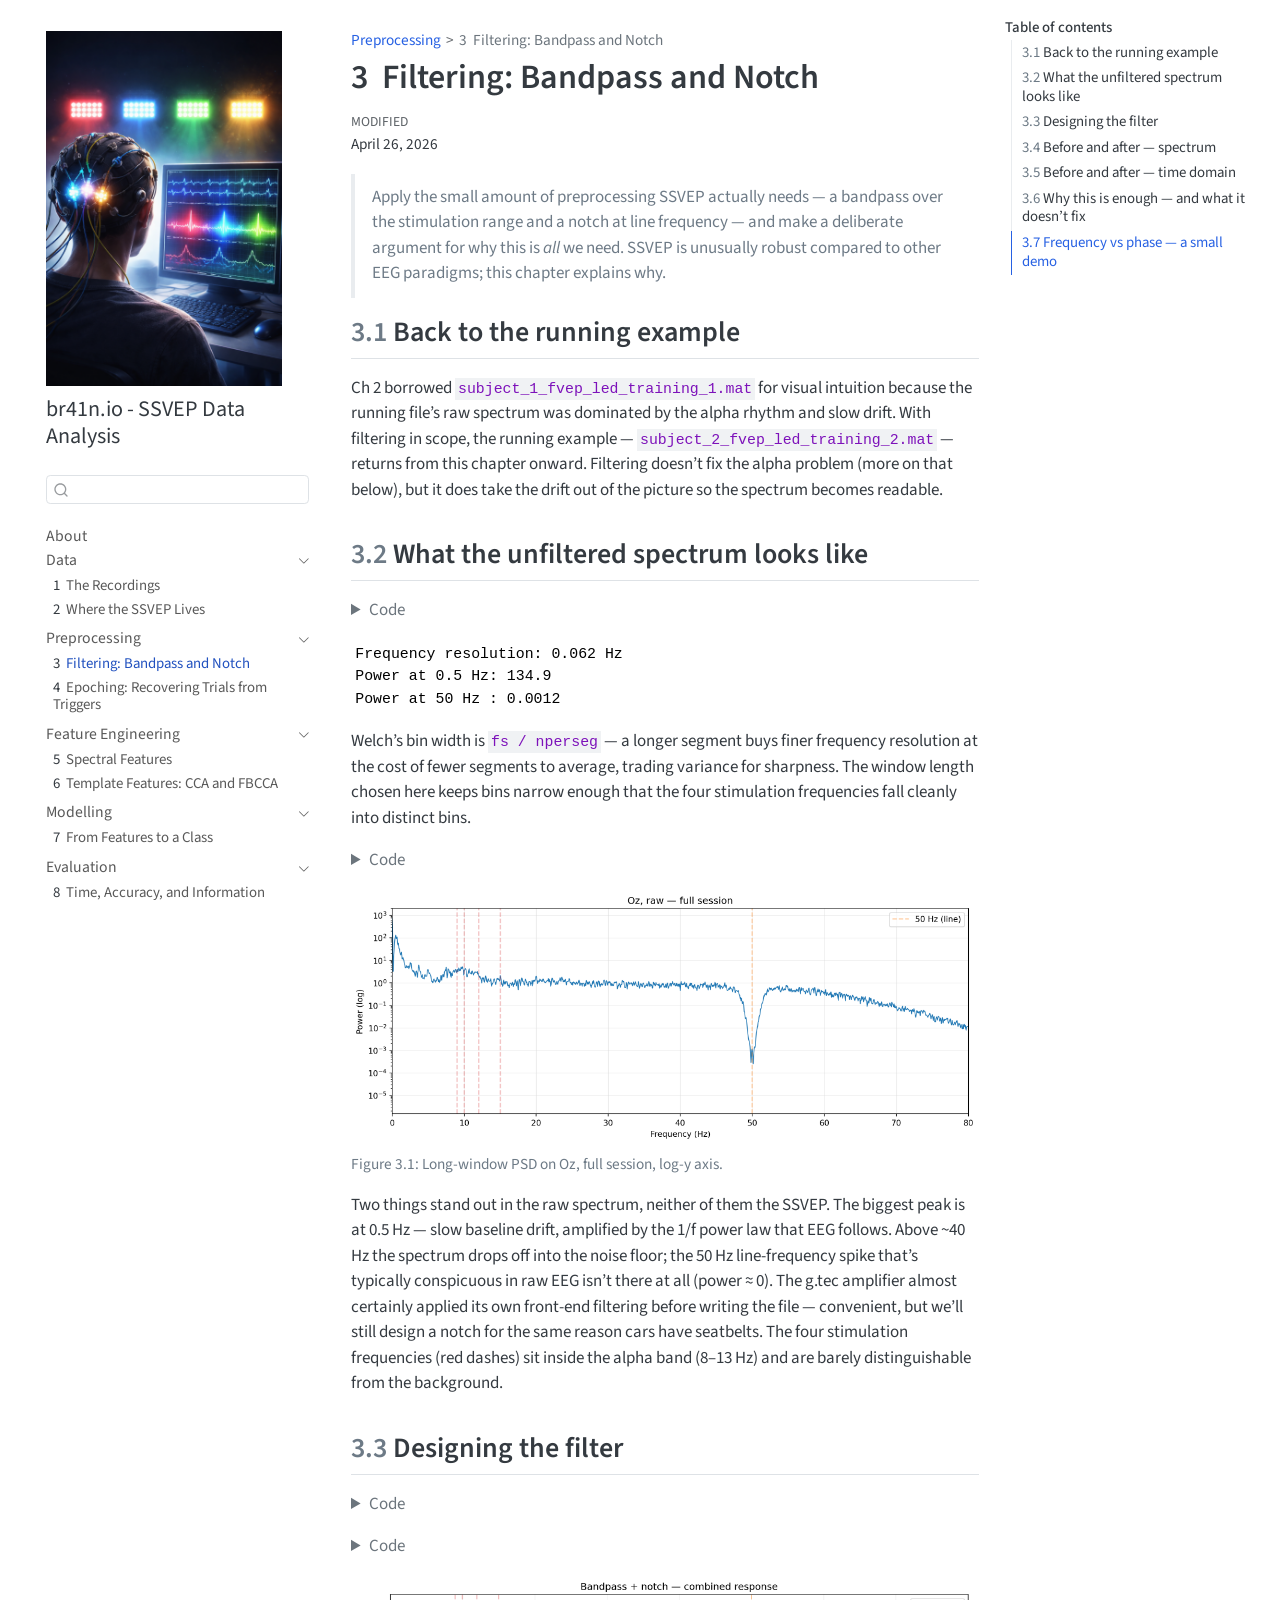
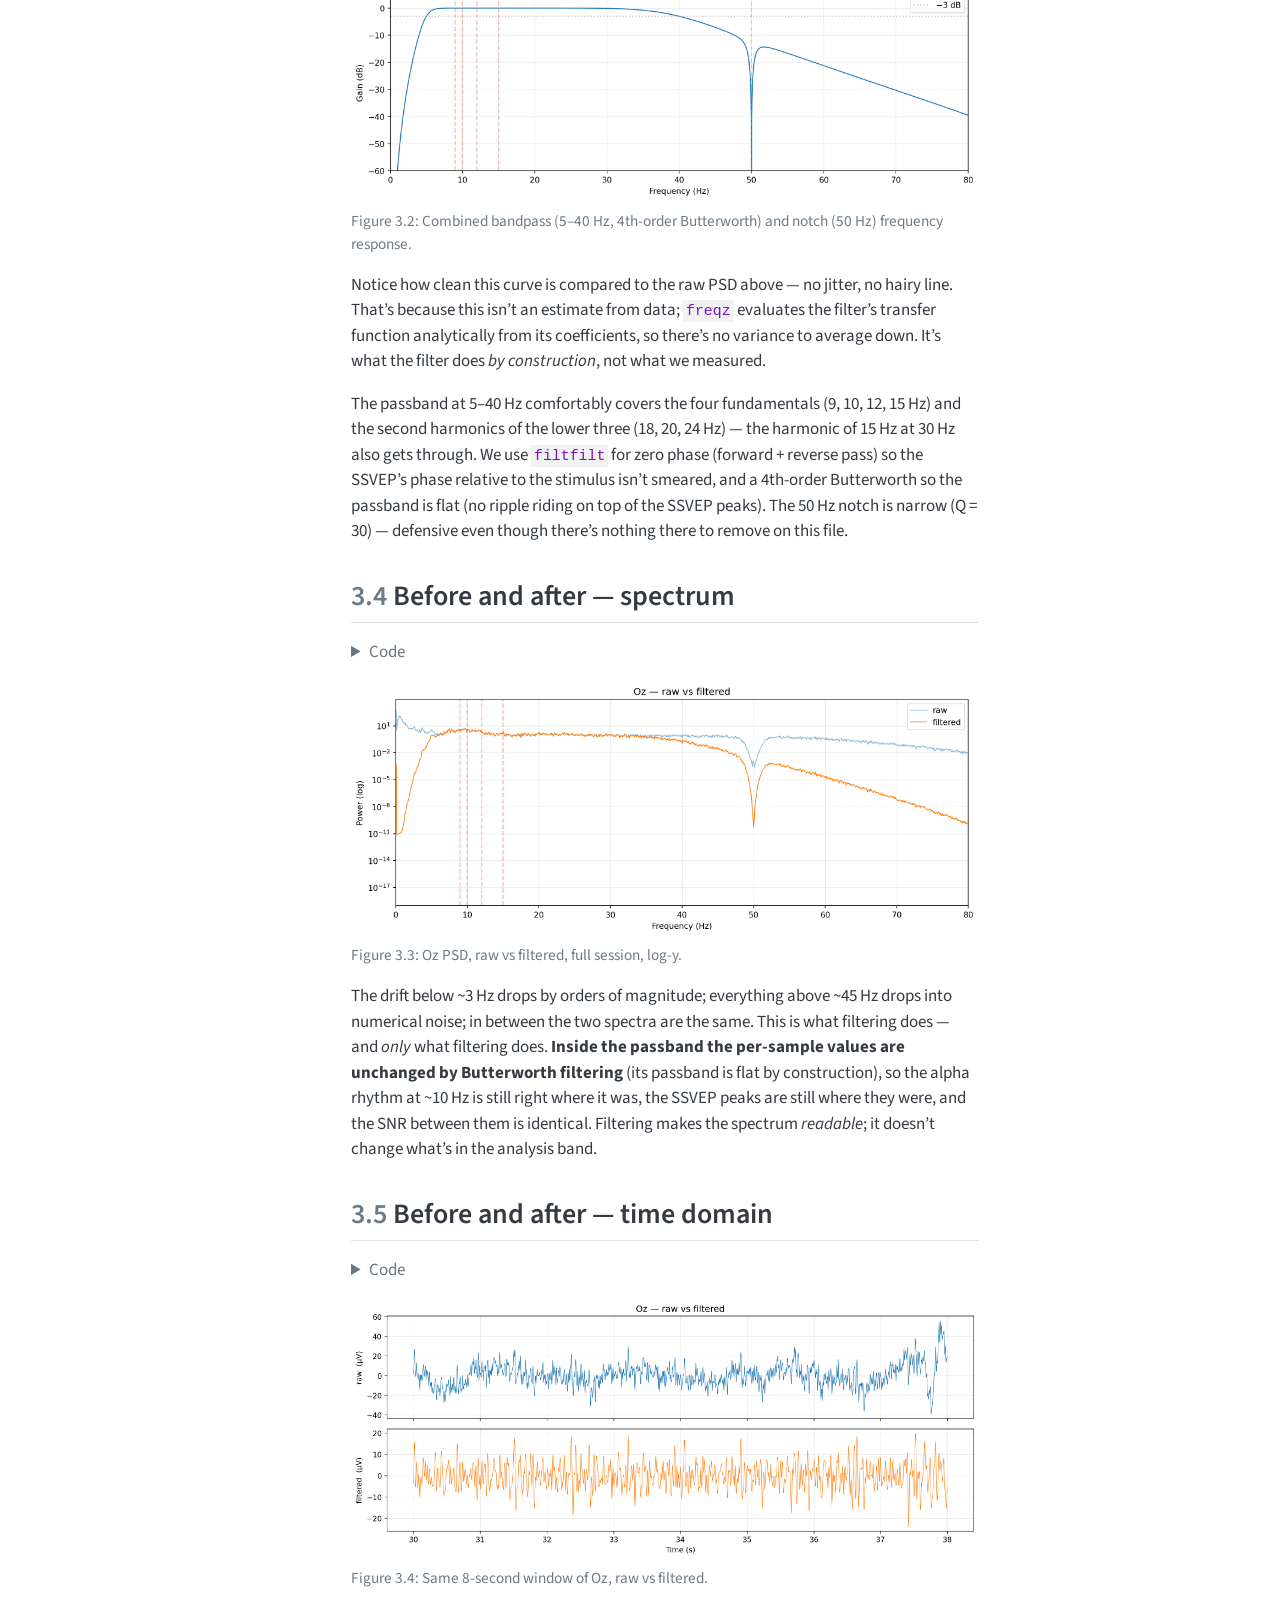
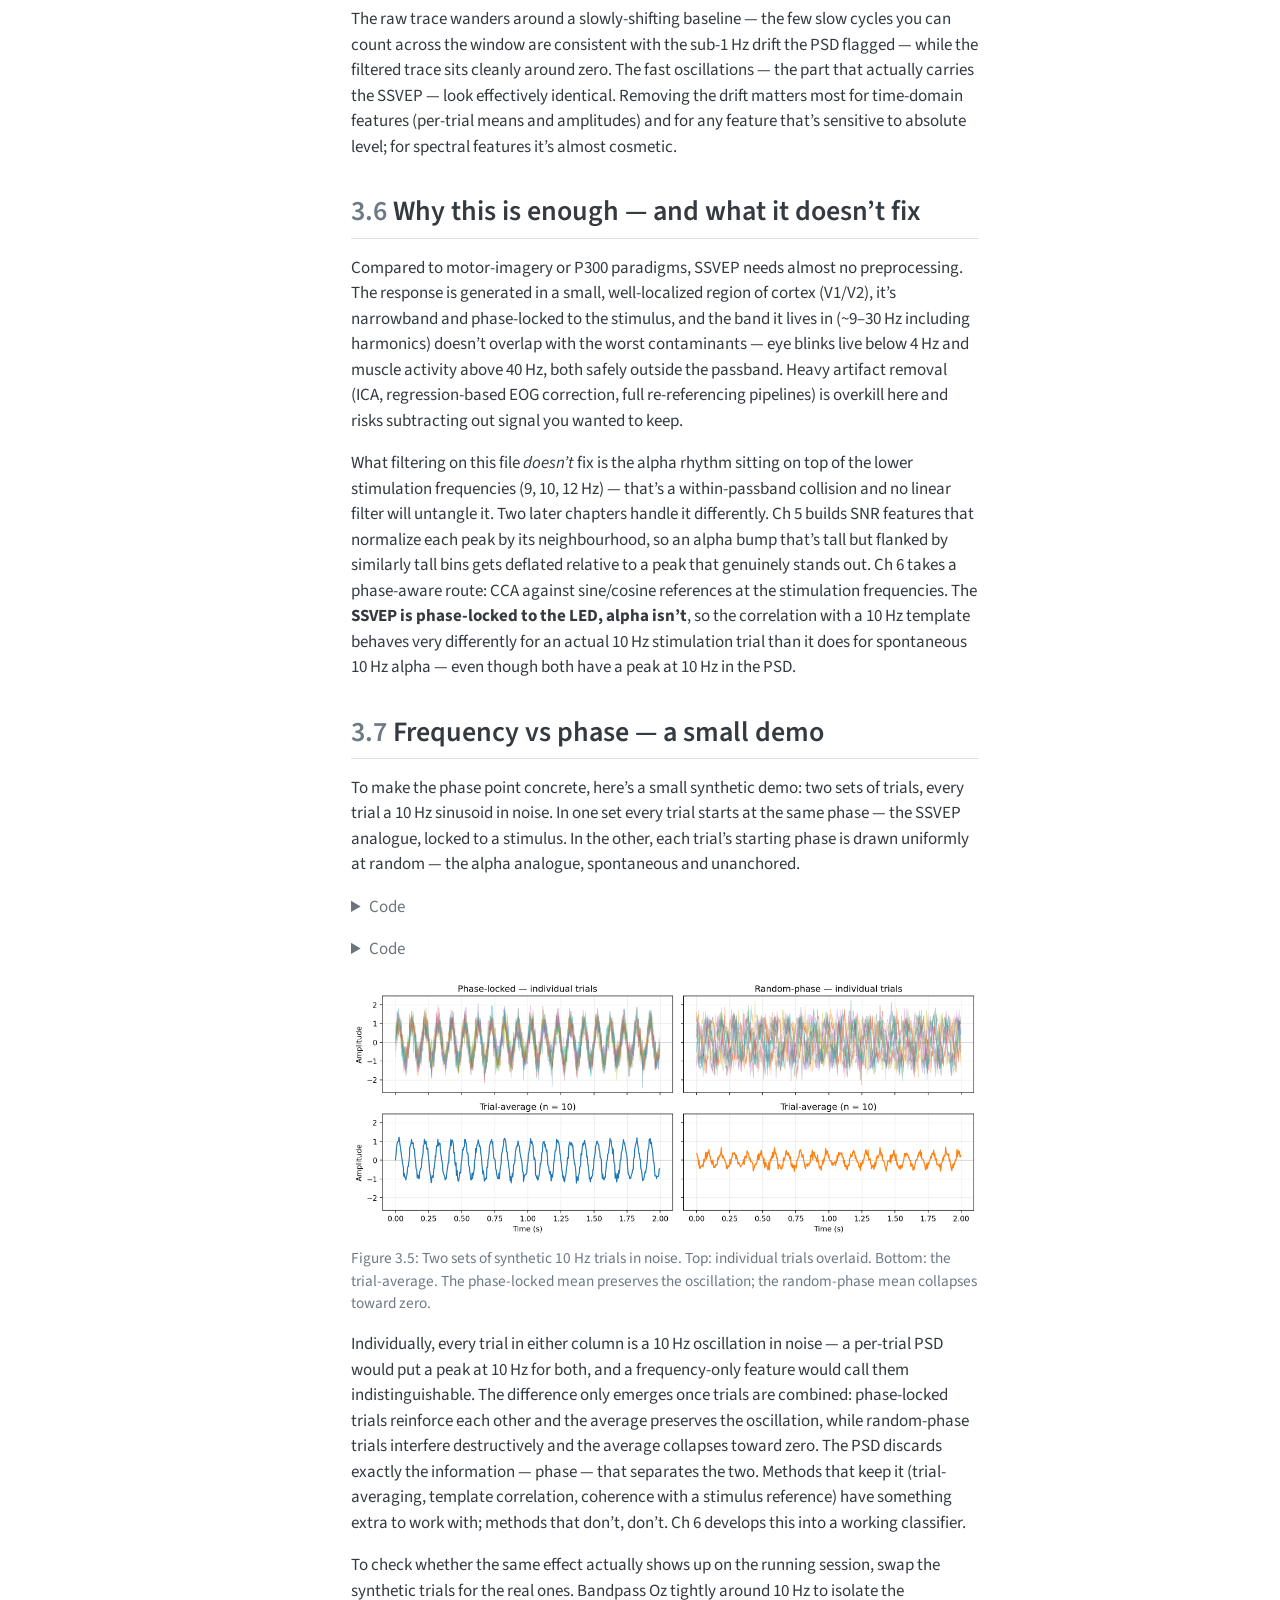
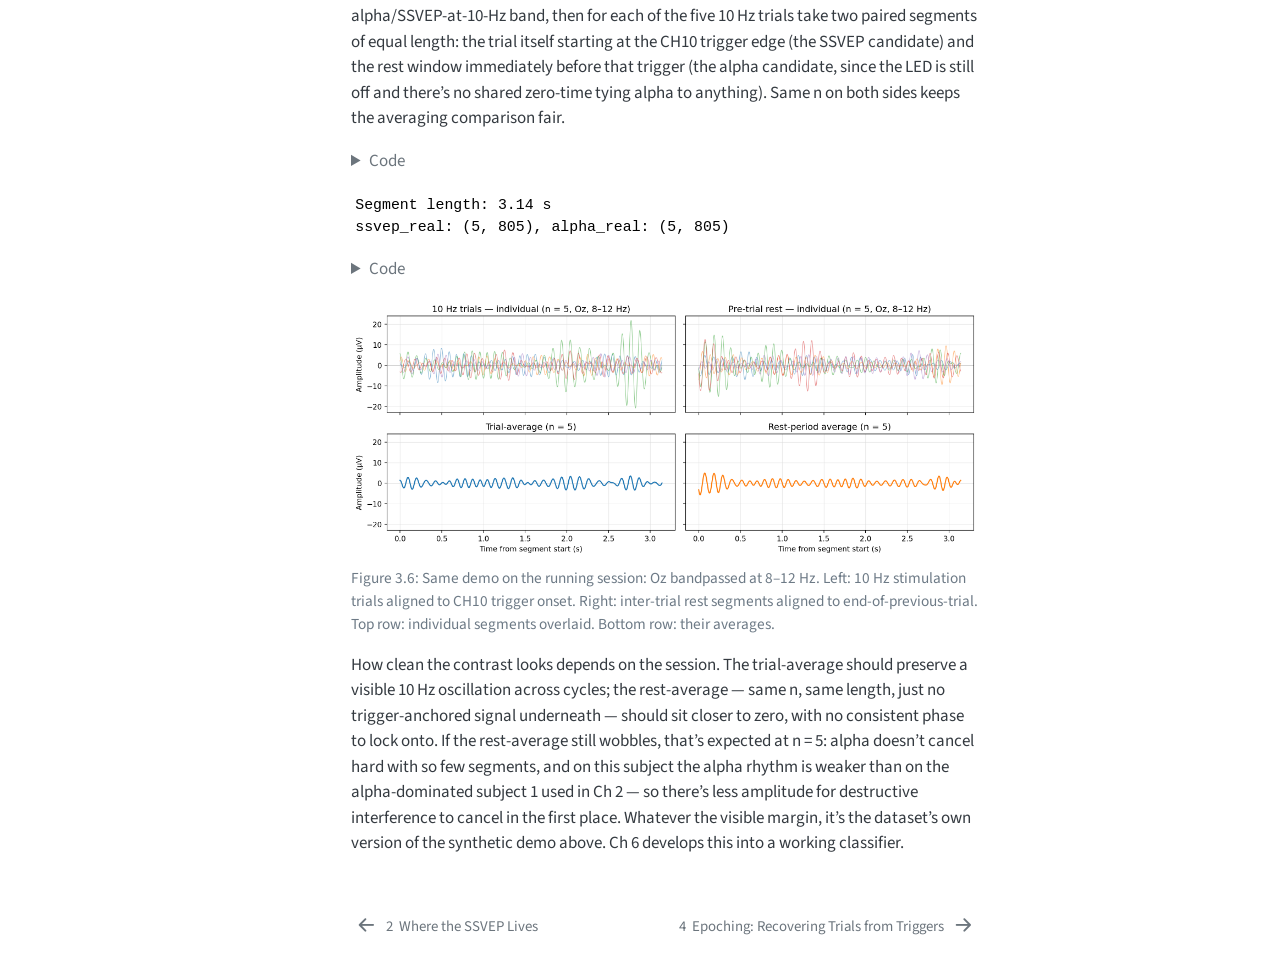
<file: 03-filtering.html>
<!DOCTYPE html>
<html xmlns="http://www.w3.org/1999/xhtml" lang="en" xml:lang="en"><head>

<meta charset="utf-8">
<meta name="generator" content="quarto-1.9.37">

<meta name="viewport" content="width=device-width, initial-scale=1.0, user-scalable=yes">

<meta name="description" content="Apply the small amount of preprocessing SSVEP actually needs — a bandpass over the stimulation range and a notch at line frequency — and make the case for why this is all that’s required.">

<title>3&nbsp; Filtering: Bandpass and Notch – br41n.io - SSVEP Data Analysis</title>
<style>
/* Default styles provided by pandoc.
** See https://pandoc.org/MANUAL.html#variables-for-html for config info.
*/
code{white-space: pre-wrap;}
span.smallcaps{font-variant: small-caps;}
div.columns{display: flex; gap: min(4vw, 1.5em);}
div.column{flex: auto; overflow-x: auto;}
div.hanging-indent{margin-left: 1.5em; text-indent: -1.5em;}
ul.task-list{list-style: none;}
ul.task-list li input[type="checkbox"] {
  width: 0.8em;
  margin: 0 0.8em 0.2em -1em; /* quarto-specific, see https://github.com/quarto-dev/quarto-cli/issues/4556 */ 
  vertical-align: middle;
}
/* CSS for syntax highlighting */
html { -webkit-text-size-adjust: 100%; }
pre > code.sourceCode { white-space: pre; position: relative; }
pre > code.sourceCode > span { display: inline-block; line-height: 1.25; }
pre > code.sourceCode > span:empty { height: 1.2em; }
.sourceCode { overflow: visible; }
code.sourceCode > span { color: inherit; text-decoration: inherit; }
div.sourceCode { margin: 1em 0; }
pre.sourceCode { margin: 0; }
@media screen {
div.sourceCode { overflow: auto; }
}
@media print {
pre > code.sourceCode { white-space: pre-wrap; }
pre > code.sourceCode > span { text-indent: -5em; padding-left: 5em; }
}
pre.numberSource code
  { counter-reset: source-line 0; }
pre.numberSource code > span
  { position: relative; left: -4em; counter-increment: source-line; }
pre.numberSource code > span > a:first-child::before
  { content: counter(source-line);
    position: relative; left: -1em; text-align: right; vertical-align: baseline;
    border: none; display: inline-block;
    -webkit-touch-callout: none; -webkit-user-select: none;
    -khtml-user-select: none; -moz-user-select: none;
    -ms-user-select: none; user-select: none;
    padding: 0 4px; width: 4em;
  }
pre.numberSource { margin-left: 3em;  padding-left: 4px; }
div.sourceCode
  {   }
@media screen {
pre > code.sourceCode > span > a:first-child::before { text-decoration: underline; }
}
</style>


<script src="site_libs/quarto-nav/quarto-nav.js"></script>
<script src="site_libs/quarto-nav/headroom.min.js"></script>
<script src="site_libs/clipboard/clipboard.min.js"></script>
<script src="site_libs/quarto-search/autocomplete.umd.js"></script>
<script src="site_libs/quarto-search/fuse.min.js"></script>
<script src="site_libs/quarto-search/quarto-search.js"></script>
<meta name="quarto:offset" content="./">
<link href="./04-epoching.html" rel="next">
<link href="./02-ssvep-signature.html" rel="prev">
<script src="site_libs/quarto-html/quarto.js" type="module"></script>
<script src="site_libs/quarto-html/tabsets/tabsets.js" type="module"></script>
<script src="site_libs/quarto-html/popper.min.js"></script>
<script src="site_libs/quarto-html/tippy.umd.min.js"></script>
<script src="site_libs/quarto-html/anchor.min.js"></script>
<link href="site_libs/quarto-html/tippy.css" rel="stylesheet">
<link href="site_libs/quarto-html/quarto-syntax-highlighting-7f8f88aac4f3542376d5c11b86a4c14d.css" rel="stylesheet" id="quarto-text-highlighting-styles">
<script src="site_libs/bootstrap/bootstrap.min.js"></script>
<link href="site_libs/bootstrap/bootstrap-icons.css" rel="stylesheet">
<link href="site_libs/bootstrap/bootstrap-e9a2425ed2db37d2ba9572119ae29c4e.min.css" rel="stylesheet" append-hash="true" id="quarto-bootstrap" data-mode="light">
<script src="site_libs/quarto-contrib/glightbox/glightbox.min.js"></script>
<link href="site_libs/quarto-contrib/glightbox/glightbox.min.css" rel="stylesheet">
<link href="site_libs/quarto-contrib/glightbox/lightbox.css" rel="stylesheet">
<script id="quarto-search-options" type="application/json">{
  "location": "sidebar",
  "copy-button": false,
  "collapse-after": 3,
  "panel-placement": "start",
  "type": "textbox",
  "limit": 50,
  "keyboard-shortcut": [
    "f",
    "/",
    "s"
  ],
  "show-item-context": false,
  "language": {
    "search-no-results-text": "No results",
    "search-matching-documents-text": "matching documents",
    "search-copy-link-title": "Copy link to search",
    "search-hide-matches-text": "Hide additional matches",
    "search-more-match-text": "more match in this document",
    "search-more-matches-text": "more matches in this document",
    "search-clear-button-title": "Clear",
    "search-text-placeholder": "",
    "search-detached-cancel-button-title": "Cancel",
    "search-submit-button-title": "Submit",
    "search-label": "Search"
  }
}</script>
<script>
  !function(t,e){var o,n,p,r;e.__SV||(window.posthog && window.posthog.__loaded)||(window.posthog=e,e._i=[],e.init=function(i,s,a){function g(t,e){var o=e.split(".");2==o.length&&(t=t[o[0]],e=o[1]),t[e]=function(){t.push([e].concat(Array.prototype.slice.call(arguments,0)))}}(p=t.createElement("script")).type="text/javascript",p.crossOrigin="anonymous",p.async=!0,p.src=s.api_host.replace(".i.posthog.com","-assets.i.posthog.com")+"/static/array.js",(r=t.getElementsByTagName("script")[0]).parentNode.insertBefore(p,r);var u=e;for(void 0!==a?u=e[a]=[]:a="posthog",u.people=u.people||[],u.toString=function(t){var e="posthog";return"posthog"!==a&&(e+="."+a),t||(e+=" (stub)"),e},u.people.toString=function(){return u.toString(1)+".people (stub)"},o="Ei Ni init zi Gi Nr Ui Xi Vi capture calculateEventProperties tn register register_once register_for_session unregister unregister_for_session an getFeatureFlag getFeatureFlagPayload getFeatureFlagResult isFeatureEnabled reloadFeatureFlags updateFlags updateEarlyAccessFeatureEnrollment getEarlyAccessFeatures on onFeatureFlags onSurveysLoaded onSessionId getSurveys getActiveMatchingSurveys renderSurvey displaySurvey cancelPendingSurvey canRenderSurvey canRenderSurveyAsync ln identify setPersonProperties group resetGroups setPersonPropertiesForFlags resetPersonPropertiesForFlags setGroupPropertiesForFlags resetGroupPropertiesForFlags reset setIdentity clearIdentity get_distinct_id getGroups get_session_id get_session_replay_url alias set_config startSessionRecording stopSessionRecording sessionRecordingStarted captureException addExceptionStep captureLog startExceptionAutocapture stopExceptionAutocapture loadToolbar get_property getSessionProperty nn Qi createPersonProfile setInternalOrTestUser sn qi cn opt_in_capturing opt_out_capturing has_opted_in_capturing has_opted_out_capturing get_explicit_consent_status is_capturing clear_opt_in_out_capturing Ji debug Fr rn getPageViewId captureTraceFeedback captureTraceMetric Bi".split(" "),n=0;n<o.length;n++)g(u,o[n]);e._i.push([i,s,a])},e.__SV=1)}(document,window.posthog||[]);
  posthog.init('phc_wHedDdcdyJ5BfSpErd8TZ3BkDeUjs7SkgmvULZ955o4R', {
      api_host: 'https://eu.i.posthog.com',
      defaults: '2026-01-30',
      person_profiles: 'identified_only', // or 'always' to create profiles for anonymous users as well
  })
</script>


<link rel="stylesheet" href="custom.css">
</head>

<body class="nav-sidebar floating quarto-light">

<div id="quarto-search-results"></div>
  <header id="quarto-header" class="headroom fixed-top">
  <nav class="quarto-secondary-nav">
    <div class="container-fluid d-flex">
      <button type="button" class="quarto-btn-toggle btn" data-bs-toggle="collapse" role="button" data-bs-target=".quarto-sidebar-collapse-item" aria-controls="quarto-sidebar" aria-expanded="false" aria-label="Toggle sidebar navigation" onclick="if (window.quartoToggleHeadroom) { window.quartoToggleHeadroom(); }">
        <i class="bi bi-layout-text-sidebar-reverse"></i>
      </button>
        <nav class="quarto-page-breadcrumbs" aria-label="breadcrumb"><ol class="breadcrumb"><li class="breadcrumb-item"><a href="./03-filtering.html">Preprocessing</a></li><li class="breadcrumb-item"><a href="./03-filtering.html"><span class="chapter-number">3</span>&nbsp; <span class="chapter-title">Filtering: Bandpass and Notch</span></a></li></ol></nav>
        <a class="flex-grow-1" role="navigation" data-bs-toggle="collapse" data-bs-target=".quarto-sidebar-collapse-item" aria-controls="quarto-sidebar" aria-expanded="false" aria-label="Toggle sidebar navigation" onclick="if (window.quartoToggleHeadroom) { window.quartoToggleHeadroom(); }">      
        </a>
      <button type="button" class="btn quarto-search-button" aria-label="Search" onclick="window.quartoOpenSearch();">
        <i class="bi bi-search"></i>
      </button>
    </div>
  </nav>
</header>
<!-- content -->
<div id="quarto-content" class="quarto-container page-columns page-rows-contents page-layout-full">
<!-- sidebar -->
  <nav id="quarto-sidebar" class="sidebar collapse collapse-horizontal quarto-sidebar-collapse-item sidebar-navigation floating overflow-auto">
    <div class="pt-lg-2 mt-2 text-left sidebar-header sidebar-header-stacked">
      <a href="./index.html" class="sidebar-logo-link">
      <img src="./logo.png" alt="" class="sidebar-logo light-content py-0 d-lg-inline d-none">
      <img src="./logo.png" alt="" class="sidebar-logo dark-content py-0 d-lg-inline d-none">
      </a>
    <div class="sidebar-title mb-0 py-0">
      <a href="./">br41n.io - SSVEP Data Analysis</a> 
    </div>
      </div>
        <div class="mt-2 flex-shrink-0 align-items-center">
        <div class="sidebar-search">
        <div id="quarto-search" class="" title="Search"></div>
        </div>
        </div>
    <div class="sidebar-menu-container"> 
    <ul class="list-unstyled mt-1">
        <li class="sidebar-item">
  <div class="sidebar-item-container"> 
  <a href="./index.html" class="sidebar-item-text sidebar-link">
 <span class="menu-text">About</span></a>
  </div>
</li>
        <li class="sidebar-item sidebar-item-section">
      <div class="sidebar-item-container"> 
            <a class="sidebar-item-text sidebar-link text-start" data-bs-toggle="collapse" data-bs-target="#quarto-sidebar-section-1" role="navigation" aria-expanded="true">
 <span class="menu-text">Data</span></a>
          <a class="sidebar-item-toggle text-start" data-bs-toggle="collapse" data-bs-target="#quarto-sidebar-section-1" role="navigation" aria-expanded="true" aria-label="Toggle section">
            <i class="bi bi-chevron-right ms-2"></i>
          </a> 
      </div>
      <ul id="quarto-sidebar-section-1" class="collapse list-unstyled sidebar-section depth1 show">  
          <li class="sidebar-item">
  <div class="sidebar-item-container"> 
  <a href="./01-recordings.html" class="sidebar-item-text sidebar-link">
 <span class="menu-text"><span class="chapter-number">1</span>&nbsp; <span class="chapter-title">The Recordings</span></span></a>
  </div>
</li>
          <li class="sidebar-item">
  <div class="sidebar-item-container"> 
  <a href="./02-ssvep-signature.html" class="sidebar-item-text sidebar-link">
 <span class="menu-text"><span class="chapter-number">2</span>&nbsp; <span class="chapter-title">Where the SSVEP Lives</span></span></a>
  </div>
</li>
      </ul>
  </li>
        <li class="sidebar-item sidebar-item-section">
      <div class="sidebar-item-container"> 
            <a class="sidebar-item-text sidebar-link text-start" data-bs-toggle="collapse" data-bs-target="#quarto-sidebar-section-2" role="navigation" aria-expanded="true">
 <span class="menu-text">Preprocessing</span></a>
          <a class="sidebar-item-toggle text-start" data-bs-toggle="collapse" data-bs-target="#quarto-sidebar-section-2" role="navigation" aria-expanded="true" aria-label="Toggle section">
            <i class="bi bi-chevron-right ms-2"></i>
          </a> 
      </div>
      <ul id="quarto-sidebar-section-2" class="collapse list-unstyled sidebar-section depth1 show">  
          <li class="sidebar-item">
  <div class="sidebar-item-container"> 
  <a href="./03-filtering.html" class="sidebar-item-text sidebar-link active">
 <span class="menu-text"><span class="chapter-number">3</span>&nbsp; <span class="chapter-title">Filtering: Bandpass and Notch</span></span></a>
  </div>
</li>
          <li class="sidebar-item">
  <div class="sidebar-item-container"> 
  <a href="./04-epoching.html" class="sidebar-item-text sidebar-link">
 <span class="menu-text"><span class="chapter-number">4</span>&nbsp; <span class="chapter-title">Epoching: Recovering Trials from Triggers</span></span></a>
  </div>
</li>
      </ul>
  </li>
        <li class="sidebar-item sidebar-item-section">
      <div class="sidebar-item-container"> 
            <a class="sidebar-item-text sidebar-link text-start" data-bs-toggle="collapse" data-bs-target="#quarto-sidebar-section-3" role="navigation" aria-expanded="true">
 <span class="menu-text">Feature Engineering</span></a>
          <a class="sidebar-item-toggle text-start" data-bs-toggle="collapse" data-bs-target="#quarto-sidebar-section-3" role="navigation" aria-expanded="true" aria-label="Toggle section">
            <i class="bi bi-chevron-right ms-2"></i>
          </a> 
      </div>
      <ul id="quarto-sidebar-section-3" class="collapse list-unstyled sidebar-section depth1 show">  
          <li class="sidebar-item">
  <div class="sidebar-item-container"> 
  <a href="./05-spectral-features.html" class="sidebar-item-text sidebar-link">
 <span class="menu-text"><span class="chapter-number">5</span>&nbsp; <span class="chapter-title">Spectral Features</span></span></a>
  </div>
</li>
          <li class="sidebar-item">
  <div class="sidebar-item-container"> 
  <a href="./06-template-features.html" class="sidebar-item-text sidebar-link">
 <span class="menu-text"><span class="chapter-number">6</span>&nbsp; <span class="chapter-title">Template Features: CCA and FBCCA</span></span></a>
  </div>
</li>
      </ul>
  </li>
        <li class="sidebar-item sidebar-item-section">
      <div class="sidebar-item-container"> 
            <a class="sidebar-item-text sidebar-link text-start" data-bs-toggle="collapse" data-bs-target="#quarto-sidebar-section-4" role="navigation" aria-expanded="true">
 <span class="menu-text">Modelling</span></a>
          <a class="sidebar-item-toggle text-start" data-bs-toggle="collapse" data-bs-target="#quarto-sidebar-section-4" role="navigation" aria-expanded="true" aria-label="Toggle section">
            <i class="bi bi-chevron-right ms-2"></i>
          </a> 
      </div>
      <ul id="quarto-sidebar-section-4" class="collapse list-unstyled sidebar-section depth1 show">  
          <li class="sidebar-item">
  <div class="sidebar-item-container"> 
  <a href="./07-classification.html" class="sidebar-item-text sidebar-link">
 <span class="menu-text"><span class="chapter-number">7</span>&nbsp; <span class="chapter-title">From Features to a Class</span></span></a>
  </div>
</li>
      </ul>
  </li>
        <li class="sidebar-item sidebar-item-section">
      <div class="sidebar-item-container"> 
            <a class="sidebar-item-text sidebar-link text-start" data-bs-toggle="collapse" data-bs-target="#quarto-sidebar-section-5" role="navigation" aria-expanded="true">
 <span class="menu-text">Evaluation</span></a>
          <a class="sidebar-item-toggle text-start" data-bs-toggle="collapse" data-bs-target="#quarto-sidebar-section-5" role="navigation" aria-expanded="true" aria-label="Toggle section">
            <i class="bi bi-chevron-right ms-2"></i>
          </a> 
      </div>
      <ul id="quarto-sidebar-section-5" class="collapse list-unstyled sidebar-section depth1 show">  
          <li class="sidebar-item">
  <div class="sidebar-item-container"> 
  <a href="./08-time-accuracy-itr.html" class="sidebar-item-text sidebar-link">
 <span class="menu-text"><span class="chapter-number">8</span>&nbsp; <span class="chapter-title">Time, Accuracy, and Information Transfer Rate</span></span></a>
  </div>
</li>
          <li class="sidebar-item">
  <div class="sidebar-item-container"> 
  <a href="./09-subjects.html" class="sidebar-item-text sidebar-link">
 <span class="menu-text"><span class="chapter-number">9</span>&nbsp; <span class="chapter-title">People Are Different</span></span></a>
  </div>
</li>
      </ul>
  </li>
        <li class="sidebar-item">
  <div class="sidebar-item-container"> 
  <a href="./summary.html" class="sidebar-item-text sidebar-link">
 <span class="menu-text">Summary</span></a>
  </div>
</li>
        <li class="sidebar-item">
  <div class="sidebar-item-container"> 
  <a href="./acronyms.html" class="sidebar-item-text sidebar-link">
 <span class="menu-text">Acronyms</span></a>
  </div>
</li>
        <li class="sidebar-item">
  <div class="sidebar-item-container"> 
  <a href="./references.html" class="sidebar-item-text sidebar-link">
 <span class="menu-text">References</span></a>
  </div>
</li>
    </ul>
    </div>
</nav>
<div id="quarto-sidebar-glass" class="quarto-sidebar-collapse-item" data-bs-toggle="collapse" data-bs-target=".quarto-sidebar-collapse-item"></div>
<!-- margin-sidebar -->
    <div id="quarto-margin-sidebar" class="sidebar margin-sidebar">
        <nav id="TOC" role="doc-toc" class="toc-active">
    <h2 id="toc-title">Table of contents</h2>
   
  <ul>
  <li><a href="#back-to-the-running-example" id="toc-back-to-the-running-example" class="nav-link active" data-scroll-target="#back-to-the-running-example"><span class="header-section-number">3.1</span> Back to the running example</a></li>
  <li><a href="#what-the-unfiltered-spectrum-looks-like" id="toc-what-the-unfiltered-spectrum-looks-like" class="nav-link" data-scroll-target="#what-the-unfiltered-spectrum-looks-like"><span class="header-section-number">3.2</span> What the unfiltered spectrum looks like</a></li>
  <li><a href="#designing-the-filter" id="toc-designing-the-filter" class="nav-link" data-scroll-target="#designing-the-filter"><span class="header-section-number">3.3</span> Designing the filter</a></li>
  <li><a href="#before-and-after-spectrum" id="toc-before-and-after-spectrum" class="nav-link" data-scroll-target="#before-and-after-spectrum"><span class="header-section-number">3.4</span> Before and after — spectrum</a></li>
  <li><a href="#before-and-after-time-domain" id="toc-before-and-after-time-domain" class="nav-link" data-scroll-target="#before-and-after-time-domain"><span class="header-section-number">3.5</span> Before and after — time domain</a></li>
  <li><a href="#why-this-is-enough-and-what-it-doesnt-fix" id="toc-why-this-is-enough-and-what-it-doesnt-fix" class="nav-link" data-scroll-target="#why-this-is-enough-and-what-it-doesnt-fix"><span class="header-section-number">3.6</span> Why this is enough — and what it doesn’t fix</a></li>
  <li><a href="#frequency-vs-phase-a-small-demo" id="toc-frequency-vs-phase-a-small-demo" class="nav-link" data-scroll-target="#frequency-vs-phase-a-small-demo"><span class="header-section-number">3.7</span> Frequency vs phase — a small demo</a></li>
  </ul>
</nav>
    </div>
<!-- main -->
<main class="content column-body" id="quarto-document-content">

<header id="title-block-header" class="quarto-title-block default"><nav class="quarto-page-breadcrumbs quarto-title-breadcrumbs d-none d-lg-block" aria-label="breadcrumb"><ol class="breadcrumb"><li class="breadcrumb-item"><a href="./03-filtering.html">Preprocessing</a></li><li class="breadcrumb-item"><a href="./03-filtering.html"><span class="chapter-number">3</span>&nbsp; <span class="chapter-title">Filtering: Bandpass and Notch</span></a></li></ol></nav>
<div class="quarto-title">
<h1 class="title"><span class="chapter-number">3</span>&nbsp; <span class="chapter-title">Filtering: Bandpass and Notch</span></h1>
</div>



<div class="quarto-title-meta column-body">

    
  
    <div>
    <div class="quarto-title-meta-heading">Modified</div>
    <div class="quarto-title-meta-contents">
      <p class="date-modified">April 26, 2026</p>
    </div>
  </div>
    
  </div>
  


</header>


<blockquote class="blockquote">
<p>Apply the small amount of preprocessing SSVEP actually needs — a bandpass over the stimulation range and a notch at line frequency — and make a deliberate argument for why this is <em>all</em> we need. SSVEP is unusually robust compared to other EEG paradigms; this chapter explains why.</p>
</blockquote>
<section id="back-to-the-running-example" class="level2" data-number="3.1">
<h2 data-number="3.1" class="anchored" data-anchor-id="back-to-the-running-example"><span class="header-section-number">3.1</span> Back to the running example</h2>
<p>Ch 2 borrowed <code>subject_1_fvep_led_training_1.mat</code> for visual intuition because the running file’s raw spectrum was dominated by the alpha rhythm and slow drift. With filtering in scope, the running example — <code>subject_2_fvep_led_training_2.mat</code> — returns from this chapter onward. Filtering doesn’t fix the alpha problem (more on that below), but it does take the drift out of the picture so the spectrum becomes readable.</p>
</section>
<section id="what-the-unfiltered-spectrum-looks-like" class="level2" data-number="3.2">
<h2 data-number="3.2" class="anchored" data-anchor-id="what-the-unfiltered-spectrum-looks-like"><span class="header-section-number">3.2</span> What the unfiltered spectrum looks like</h2>
<div id="97032b1c" class="cell" data-execution_count="1">
<details class="code-fold">
<summary>Code</summary>
<div class="code-copy-outer-scaffold"><div class="sourceCode cell-code" id="cb1"><pre class="sourceCode python code-with-copy"><code class="sourceCode python"><span id="cb1-1"><a href="#cb1-1" aria-hidden="true" tabindex="-1"></a><span class="im">from</span> pathlib <span class="im">import</span> Path</span>
<span id="cb1-2"><a href="#cb1-2" aria-hidden="true" tabindex="-1"></a><span class="im">import</span> numpy <span class="im">as</span> np</span>
<span id="cb1-3"><a href="#cb1-3" aria-hidden="true" tabindex="-1"></a><span class="im">import</span> scipy.io</span>
<span id="cb1-4"><a href="#cb1-4" aria-hidden="true" tabindex="-1"></a><span class="im">import</span> matplotlib.pyplot <span class="im">as</span> plt</span>
<span id="cb1-5"><a href="#cb1-5" aria-hidden="true" tabindex="-1"></a><span class="im">from</span> scipy.signal <span class="im">import</span> welch, butter, filtfilt, iirnotch, freqz</span>
<span id="cb1-6"><a href="#cb1-6" aria-hidden="true" tabindex="-1"></a></span>
<span id="cb1-7"><a href="#cb1-7" aria-hidden="true" tabindex="-1"></a>DATA_DIR <span class="op">=</span> Path(<span class="st">"data"</span>)</span>
<span id="cb1-8"><a href="#cb1-8" aria-hidden="true" tabindex="-1"></a>OZ <span class="op">=</span> <span class="dv">7</span></span>
<span id="cb1-9"><a href="#cb1-9" aria-hidden="true" tabindex="-1"></a></span>
<span id="cb1-10"><a href="#cb1-10" aria-hidden="true" tabindex="-1"></a>mat <span class="op">=</span> scipy.io.loadmat(DATA_DIR <span class="op">/</span> <span class="st">"subject_2_fvep_led_training_2.mat"</span>)</span>
<span id="cb1-11"><a href="#cb1-11" aria-hidden="true" tabindex="-1"></a>fs <span class="op">=</span> <span class="bu">int</span>(mat[<span class="st">"fs"</span>][<span class="dv">0</span>, <span class="dv">0</span>])</span>
<span id="cb1-12"><a href="#cb1-12" aria-hidden="true" tabindex="-1"></a>y <span class="op">=</span> mat[<span class="st">"y"</span>]</span>
<span id="cb1-13"><a href="#cb1-13" aria-hidden="true" tabindex="-1"></a>oz_raw <span class="op">=</span> y[OZ, fs:]  <span class="co"># skip the first second (amplifier startup transient)</span></span>
<span id="cb1-14"><a href="#cb1-14" aria-hidden="true" tabindex="-1"></a></span>
<span id="cb1-15"><a href="#cb1-15" aria-hidden="true" tabindex="-1"></a>ff_raw, pxx_raw <span class="op">=</span> welch(oz_raw, fs<span class="op">=</span>fs, nperseg<span class="op">=</span><span class="dv">4096</span>)</span>
<span id="cb1-16"><a href="#cb1-16" aria-hidden="true" tabindex="-1"></a><span class="bu">print</span>(<span class="ss">f"Frequency resolution: </span><span class="sc">{</span>ff_raw[<span class="dv">1</span>] <span class="op">-</span> ff_raw[<span class="dv">0</span>]<span class="sc">:.3f}</span><span class="ss"> Hz"</span>)</span>
<span id="cb1-17"><a href="#cb1-17" aria-hidden="true" tabindex="-1"></a><span class="bu">print</span>(<span class="ss">f"Power at 0.5 Hz: </span><span class="sc">{</span>pxx_raw[np.argmin(np.<span class="bu">abs</span>(ff_raw <span class="op">-</span> <span class="fl">0.5</span>))]<span class="sc">:.1f}</span><span class="ss">"</span>)</span>
<span id="cb1-18"><a href="#cb1-18" aria-hidden="true" tabindex="-1"></a><span class="bu">print</span>(<span class="ss">f"Power at 50 Hz : </span><span class="sc">{</span>pxx_raw[np.argmin(np.<span class="bu">abs</span>(ff_raw <span class="op">-</span> <span class="dv">50</span>))]<span class="sc">:.4f}</span><span class="ss">"</span>)</span></code></pre></div><button title="Copy to Clipboard" class="code-copy-button"><i class="bi"></i></button></div>
</details>
<div class="cell-output cell-output-stdout">
<pre><code>Frequency resolution: 0.062 Hz
Power at 0.5 Hz: 134.9
Power at 50 Hz : 0.0012</code></pre>
</div>
</div>
<p>Welch’s bin width is <code>fs / nperseg</code> — a longer segment buys finer frequency resolution at the cost of fewer segments to average, trading variance for sharpness. The window length chosen here keeps bins narrow enough that the four stimulation frequencies fall cleanly into distinct bins.</p>
<div id="cell-fig-raw-psd" class="cell" data-execution_count="2">
<details class="code-fold">
<summary>Code</summary>
<div class="code-copy-outer-scaffold"><div class="sourceCode cell-code" id="cb3"><pre class="sourceCode python code-with-copy"><code class="sourceCode python"><span id="cb3-1"><a href="#cb3-1" aria-hidden="true" tabindex="-1"></a>fig, ax <span class="op">=</span> plt.subplots(figsize<span class="op">=</span>(<span class="dv">11</span>, <span class="fl">4.5</span>))</span>
<span id="cb3-2"><a href="#cb3-2" aria-hidden="true" tabindex="-1"></a>ax.semilogy(ff_raw, pxx_raw, lw<span class="op">=</span><span class="dv">1</span>)</span>
<span id="cb3-3"><a href="#cb3-3" aria-hidden="true" tabindex="-1"></a><span class="cf">for</span> f <span class="kw">in</span> [<span class="dv">9</span>, <span class="dv">10</span>, <span class="dv">12</span>, <span class="dv">15</span>]:</span>
<span id="cb3-4"><a href="#cb3-4" aria-hidden="true" tabindex="-1"></a>    ax.axvline(f, color<span class="op">=</span><span class="st">"C3"</span>, ls<span class="op">=</span><span class="st">"--"</span>, alpha<span class="op">=</span><span class="fl">0.3</span>)</span>
<span id="cb3-5"><a href="#cb3-5" aria-hidden="true" tabindex="-1"></a>ax.axvline(<span class="dv">50</span>, color<span class="op">=</span><span class="st">"C1"</span>, ls<span class="op">=</span><span class="st">"--"</span>, alpha<span class="op">=</span><span class="fl">0.4</span>, label<span class="op">=</span><span class="st">"50 Hz (line)"</span>)</span>
<span id="cb3-6"><a href="#cb3-6" aria-hidden="true" tabindex="-1"></a>ax.set_xlim(<span class="dv">0</span>, <span class="dv">80</span>)</span>
<span id="cb3-7"><a href="#cb3-7" aria-hidden="true" tabindex="-1"></a>ax.set_xlabel(<span class="st">"Frequency (Hz)"</span>)</span>
<span id="cb3-8"><a href="#cb3-8" aria-hidden="true" tabindex="-1"></a>ax.set_ylabel(<span class="st">"Power (log)"</span>)</span>
<span id="cb3-9"><a href="#cb3-9" aria-hidden="true" tabindex="-1"></a>ax.set_title(<span class="st">"Oz, raw — full session"</span>)</span>
<span id="cb3-10"><a href="#cb3-10" aria-hidden="true" tabindex="-1"></a>ax.legend()</span>
<span id="cb3-11"><a href="#cb3-11" aria-hidden="true" tabindex="-1"></a>fig.tight_layout()</span>
<span id="cb3-12"><a href="#cb3-12" aria-hidden="true" tabindex="-1"></a>fig.savefig(<span class="st">"images/03-filtering_raw_psd.png"</span>, dpi<span class="op">=</span><span class="dv">200</span>, bbox_inches<span class="op">=</span><span class="st">"tight"</span>)</span>
<span id="cb3-13"><a href="#cb3-13" aria-hidden="true" tabindex="-1"></a>plt.show()</span></code></pre></div><button title="Copy to Clipboard" class="code-copy-button"><i class="bi"></i></button></div>
</details>
<div class="cell-output cell-output-display">
<div id="fig-raw-psd" class="quarto-float quarto-figure quarto-figure-center anchored">
<figure class="quarto-float quarto-float-fig figure">
<div aria-describedby="fig-raw-psd-caption-0ceaefa1-69ba-4598-a22c-09a6ac19f8ca">
<a href="03-filtering_files/figure-html/fig-raw-psd-output-1.png" class="lightbox" data-gallery="quarto-lightbox-gallery-1" title="Figure&nbsp;3.1: Long-window PSD on Oz, full session, log-y axis."><img src="03-filtering_files/figure-html/fig-raw-psd-output-1.png" width="1045" height="422" class="figure-img"></a>
</div>
<figcaption class="quarto-float-caption-bottom quarto-float-caption quarto-float-fig" id="fig-raw-psd-caption-0ceaefa1-69ba-4598-a22c-09a6ac19f8ca">
Figure&nbsp;3.1: Long-window PSD on Oz, full session, log-y axis.
</figcaption>
</figure>
</div>
</div>
</div>
<p>Two things stand out in the raw spectrum, neither of them the SSVEP. The biggest peak is at 0.5 Hz — slow baseline drift, amplified by the 1/f power law that EEG follows. Above ~40 Hz the spectrum drops off into the noise floor; the 50 Hz line-frequency spike that’s typically conspicuous in raw EEG isn’t there at all (power ≈ 0). The g.tec amplifier almost certainly applied its own front-end filtering before writing the file — convenient, but we’ll still design a notch for the same reason cars have seatbelts. The four stimulation frequencies (red dashes) sit inside the alpha band (8–13 Hz) and are barely distinguishable from the background.</p>
</section>
<section id="designing-the-filter" class="level2" data-number="3.3">
<h2 data-number="3.3" class="anchored" data-anchor-id="designing-the-filter"><span class="header-section-number">3.3</span> Designing the filter</h2>
<div id="76652faf" class="cell" data-execution_count="3">
<details class="code-fold">
<summary>Code</summary>
<div class="code-copy-outer-scaffold"><div class="sourceCode cell-code" id="cb4"><pre class="sourceCode python code-with-copy"><code class="sourceCode python"><span id="cb4-1"><a href="#cb4-1" aria-hidden="true" tabindex="-1"></a><span class="kw">def</span> make_filters(fs, low<span class="op">=</span><span class="fl">5.0</span>, high<span class="op">=</span><span class="fl">40.0</span>, line<span class="op">=</span><span class="fl">50.0</span>, order<span class="op">=</span><span class="dv">4</span>, notch_q<span class="op">=</span><span class="dv">30</span>):</span>
<span id="cb4-2"><a href="#cb4-2" aria-hidden="true" tabindex="-1"></a>    bp_b, bp_a <span class="op">=</span> butter(order, [low, high], btype<span class="op">=</span><span class="st">"band"</span>, fs<span class="op">=</span>fs)</span>
<span id="cb4-3"><a href="#cb4-3" aria-hidden="true" tabindex="-1"></a>    n_b, n_a <span class="op">=</span> iirnotch(line, notch_q, fs<span class="op">=</span>fs)</span>
<span id="cb4-4"><a href="#cb4-4" aria-hidden="true" tabindex="-1"></a>    <span class="cf">return</span> (bp_b, bp_a), (n_b, n_a)</span>
<span id="cb4-5"><a href="#cb4-5" aria-hidden="true" tabindex="-1"></a></span>
<span id="cb4-6"><a href="#cb4-6" aria-hidden="true" tabindex="-1"></a></span>
<span id="cb4-7"><a href="#cb4-7" aria-hidden="true" tabindex="-1"></a><span class="kw">def</span> apply_filters(x, bp, notch):</span>
<span id="cb4-8"><a href="#cb4-8" aria-hidden="true" tabindex="-1"></a>    x <span class="op">=</span> filtfilt(<span class="op">*</span>bp, x)</span>
<span id="cb4-9"><a href="#cb4-9" aria-hidden="true" tabindex="-1"></a>    x <span class="op">=</span> filtfilt(<span class="op">*</span>notch, x)</span>
<span id="cb4-10"><a href="#cb4-10" aria-hidden="true" tabindex="-1"></a>    <span class="cf">return</span> x</span>
<span id="cb4-11"><a href="#cb4-11" aria-hidden="true" tabindex="-1"></a></span>
<span id="cb4-12"><a href="#cb4-12" aria-hidden="true" tabindex="-1"></a></span>
<span id="cb4-13"><a href="#cb4-13" aria-hidden="true" tabindex="-1"></a>bp, notch <span class="op">=</span> make_filters(fs)</span>
<span id="cb4-14"><a href="#cb4-14" aria-hidden="true" tabindex="-1"></a>oz_filt <span class="op">=</span> apply_filters(oz_raw, bp, notch)</span></code></pre></div><button title="Copy to Clipboard" class="code-copy-button"><i class="bi"></i></button></div>
</details>
</div>
<div id="cell-fig-filter-response" class="cell" data-execution_count="4">
<details class="code-fold">
<summary>Code</summary>
<div class="code-copy-outer-scaffold"><div class="sourceCode cell-code" id="cb5"><pre class="sourceCode python code-with-copy"><code class="sourceCode python"><span id="cb5-1"><a href="#cb5-1" aria-hidden="true" tabindex="-1"></a>w_bp, h_bp <span class="op">=</span> freqz(<span class="op">*</span>bp, fs<span class="op">=</span>fs, worN<span class="op">=</span><span class="dv">4096</span>)</span>
<span id="cb5-2"><a href="#cb5-2" aria-hidden="true" tabindex="-1"></a>w_n, h_n <span class="op">=</span> freqz(<span class="op">*</span>notch, fs<span class="op">=</span>fs, worN<span class="op">=</span><span class="dv">4096</span>)</span>
<span id="cb5-3"><a href="#cb5-3" aria-hidden="true" tabindex="-1"></a>combined_db <span class="op">=</span> <span class="dv">20</span> <span class="op">*</span> np.log10(np.<span class="bu">abs</span>(h_bp <span class="op">*</span> h_n) <span class="op">+</span> <span class="fl">1e-12</span>)</span>
<span id="cb5-4"><a href="#cb5-4" aria-hidden="true" tabindex="-1"></a></span>
<span id="cb5-5"><a href="#cb5-5" aria-hidden="true" tabindex="-1"></a>fig, ax <span class="op">=</span> plt.subplots(figsize<span class="op">=</span>(<span class="dv">11</span>, <span class="dv">4</span>))</span>
<span id="cb5-6"><a href="#cb5-6" aria-hidden="true" tabindex="-1"></a>ax.plot(w_bp, combined_db, lw<span class="op">=</span><span class="fl">1.2</span>)</span>
<span id="cb5-7"><a href="#cb5-7" aria-hidden="true" tabindex="-1"></a><span class="cf">for</span> f <span class="kw">in</span> [<span class="dv">9</span>, <span class="dv">10</span>, <span class="dv">12</span>, <span class="dv">15</span>]:</span>
<span id="cb5-8"><a href="#cb5-8" aria-hidden="true" tabindex="-1"></a>    ax.axvline(f, color<span class="op">=</span><span class="st">"C3"</span>, ls<span class="op">=</span><span class="st">"--"</span>, alpha<span class="op">=</span><span class="fl">0.3</span>)</span>
<span id="cb5-9"><a href="#cb5-9" aria-hidden="true" tabindex="-1"></a>ax.axvline(<span class="dv">50</span>, color<span class="op">=</span><span class="st">"C1"</span>, ls<span class="op">=</span><span class="st">"--"</span>, alpha<span class="op">=</span><span class="fl">0.4</span>)</span>
<span id="cb5-10"><a href="#cb5-10" aria-hidden="true" tabindex="-1"></a>ax.axhline(<span class="op">-</span><span class="dv">3</span>, color<span class="op">=</span><span class="st">"gray"</span>, ls<span class="op">=</span><span class="st">":"</span>, alpha<span class="op">=</span><span class="fl">0.5</span>, label<span class="op">=</span><span class="st">"−3 dB"</span>)</span>
<span id="cb5-11"><a href="#cb5-11" aria-hidden="true" tabindex="-1"></a>ax.set_xlim(<span class="dv">0</span>, <span class="dv">80</span>)</span>
<span id="cb5-12"><a href="#cb5-12" aria-hidden="true" tabindex="-1"></a>ax.set_ylim(<span class="op">-</span><span class="dv">60</span>, <span class="dv">5</span>)</span>
<span id="cb5-13"><a href="#cb5-13" aria-hidden="true" tabindex="-1"></a>ax.set_xlabel(<span class="st">"Frequency (Hz)"</span>)</span>
<span id="cb5-14"><a href="#cb5-14" aria-hidden="true" tabindex="-1"></a>ax.set_ylabel(<span class="st">"Gain (dB)"</span>)</span>
<span id="cb5-15"><a href="#cb5-15" aria-hidden="true" tabindex="-1"></a>ax.set_title(<span class="st">"Bandpass + notch — combined response"</span>)</span>
<span id="cb5-16"><a href="#cb5-16" aria-hidden="true" tabindex="-1"></a>ax.legend()</span>
<span id="cb5-17"><a href="#cb5-17" aria-hidden="true" tabindex="-1"></a>fig.tight_layout()</span>
<span id="cb5-18"><a href="#cb5-18" aria-hidden="true" tabindex="-1"></a>fig.savefig(<span class="st">"images/03-filtering_response.png"</span>, dpi<span class="op">=</span><span class="dv">200</span>, bbox_inches<span class="op">=</span><span class="st">"tight"</span>)</span>
<span id="cb5-19"><a href="#cb5-19" aria-hidden="true" tabindex="-1"></a>plt.show()</span></code></pre></div><button title="Copy to Clipboard" class="code-copy-button"><i class="bi"></i></button></div>
</details>
<div class="cell-output cell-output-display">
<div id="fig-filter-response" class="quarto-float quarto-figure quarto-figure-center anchored">
<figure class="quarto-float quarto-float-fig figure">
<div aria-describedby="fig-filter-response-caption-0ceaefa1-69ba-4598-a22c-09a6ac19f8ca">
<a href="03-filtering_files/figure-html/fig-filter-response-output-1.png" class="lightbox" data-gallery="quarto-lightbox-gallery-2" title="Figure&nbsp;3.2: Combined bandpass (5–40 Hz, 4th-order Butterworth) and notch (50 Hz) frequency response."><img src="03-filtering_files/figure-html/fig-filter-response-output-1.png" width="1046" height="374" class="figure-img"></a>
</div>
<figcaption class="quarto-float-caption-bottom quarto-float-caption quarto-float-fig" id="fig-filter-response-caption-0ceaefa1-69ba-4598-a22c-09a6ac19f8ca">
Figure&nbsp;3.2: Combined bandpass (5–40 Hz, 4th-order Butterworth) and notch (50 Hz) frequency response.
</figcaption>
</figure>
</div>
</div>
</div>
<p>Notice how clean this curve is compared to the raw PSD above — no jitter, no hairy line. That’s because this isn’t an estimate from data; <code>freqz</code> evaluates the filter’s transfer function analytically from its coefficients, so there’s no variance to average down. It’s what the filter does <em>by construction</em>, not what we measured.</p>
<p>The passband at 5–40 Hz comfortably covers the four fundamentals (9, 10, 12, 15 Hz) and the second harmonics of the lower three (18, 20, 24 Hz) — the harmonic of 15 Hz at 30 Hz also gets through. We use <code>filtfilt</code> for zero phase (forward + reverse pass) so the SSVEP’s phase relative to the stimulus isn’t smeared, and a 4th-order Butterworth so the passband is flat (no ripple riding on top of the SSVEP peaks). The 50 Hz notch is narrow (Q = 30) — defensive even though there’s nothing there to remove on this file.</p>
</section>
<section id="before-and-after-spectrum" class="level2" data-number="3.4">
<h2 data-number="3.4" class="anchored" data-anchor-id="before-and-after-spectrum"><span class="header-section-number">3.4</span> Before and after — spectrum</h2>
<div id="cell-fig-bef-aft-psd" class="cell" data-execution_count="5">
<details class="code-fold">
<summary>Code</summary>
<div class="code-copy-outer-scaffold"><div class="sourceCode cell-code" id="cb6"><pre class="sourceCode python code-with-copy"><code class="sourceCode python"><span id="cb6-1"><a href="#cb6-1" aria-hidden="true" tabindex="-1"></a>ff_filt, pxx_filt <span class="op">=</span> welch(oz_filt, fs<span class="op">=</span>fs, nperseg<span class="op">=</span><span class="dv">4096</span>)</span>
<span id="cb6-2"><a href="#cb6-2" aria-hidden="true" tabindex="-1"></a></span>
<span id="cb6-3"><a href="#cb6-3" aria-hidden="true" tabindex="-1"></a>fig, ax <span class="op">=</span> plt.subplots(figsize<span class="op">=</span>(<span class="dv">11</span>, <span class="fl">4.5</span>))</span>
<span id="cb6-4"><a href="#cb6-4" aria-hidden="true" tabindex="-1"></a>ax.semilogy(ff_raw, pxx_raw, lw<span class="op">=</span><span class="dv">1</span>, alpha<span class="op">=</span><span class="fl">0.5</span>, label<span class="op">=</span><span class="st">"raw"</span>)</span>
<span id="cb6-5"><a href="#cb6-5" aria-hidden="true" tabindex="-1"></a>ax.semilogy(ff_filt, pxx_filt, lw<span class="op">=</span><span class="dv">1</span>, label<span class="op">=</span><span class="st">"filtered"</span>)</span>
<span id="cb6-6"><a href="#cb6-6" aria-hidden="true" tabindex="-1"></a><span class="cf">for</span> f <span class="kw">in</span> [<span class="dv">9</span>, <span class="dv">10</span>, <span class="dv">12</span>, <span class="dv">15</span>]:</span>
<span id="cb6-7"><a href="#cb6-7" aria-hidden="true" tabindex="-1"></a>    ax.axvline(f, color<span class="op">=</span><span class="st">"C3"</span>, ls<span class="op">=</span><span class="st">"--"</span>, alpha<span class="op">=</span><span class="fl">0.3</span>)</span>
<span id="cb6-8"><a href="#cb6-8" aria-hidden="true" tabindex="-1"></a>ax.set_xlim(<span class="dv">0</span>, <span class="dv">80</span>)</span>
<span id="cb6-9"><a href="#cb6-9" aria-hidden="true" tabindex="-1"></a>ax.set_xlabel(<span class="st">"Frequency (Hz)"</span>)</span>
<span id="cb6-10"><a href="#cb6-10" aria-hidden="true" tabindex="-1"></a>ax.set_ylabel(<span class="st">"Power (log)"</span>)</span>
<span id="cb6-11"><a href="#cb6-11" aria-hidden="true" tabindex="-1"></a>ax.set_title(<span class="st">"Oz — raw vs filtered"</span>)</span>
<span id="cb6-12"><a href="#cb6-12" aria-hidden="true" tabindex="-1"></a>ax.legend()</span>
<span id="cb6-13"><a href="#cb6-13" aria-hidden="true" tabindex="-1"></a>fig.tight_layout()</span>
<span id="cb6-14"><a href="#cb6-14" aria-hidden="true" tabindex="-1"></a>fig.savefig(<span class="st">"images/03-filtering_bef_aft_psd.png"</span>, dpi<span class="op">=</span><span class="dv">200</span>, bbox_inches<span class="op">=</span><span class="st">"tight"</span>)</span>
<span id="cb6-15"><a href="#cb6-15" aria-hidden="true" tabindex="-1"></a>plt.show()</span></code></pre></div><button title="Copy to Clipboard" class="code-copy-button"><i class="bi"></i></button></div>
</details>
<div class="cell-output cell-output-display">
<div id="fig-bef-aft-psd" class="quarto-float quarto-figure quarto-figure-center anchored">
<figure class="quarto-float quarto-float-fig figure">
<div aria-describedby="fig-bef-aft-psd-caption-0ceaefa1-69ba-4598-a22c-09a6ac19f8ca">
<a href="03-filtering_files/figure-html/fig-bef-aft-psd-output-1.png" class="lightbox" data-gallery="quarto-lightbox-gallery-3" title="Figure&nbsp;3.3: Oz PSD, raw vs filtered, full session, log-y."><img src="03-filtering_files/figure-html/fig-bef-aft-psd-output-1.png" width="1045" height="422" class="figure-img"></a>
</div>
<figcaption class="quarto-float-caption-bottom quarto-float-caption quarto-float-fig" id="fig-bef-aft-psd-caption-0ceaefa1-69ba-4598-a22c-09a6ac19f8ca">
Figure&nbsp;3.3: Oz PSD, raw vs filtered, full session, log-y.
</figcaption>
</figure>
</div>
</div>
</div>
<p>The drift below ~3 Hz drops by orders of magnitude; everything above ~45 Hz drops into numerical noise; in between the two spectra are the same. This is what filtering does — and <em>only</em> what filtering does. <strong>Inside the passband the per-sample values are unchanged by Butterworth filtering</strong> (its passband is flat by construction), so the alpha rhythm at ~10 Hz is still right where it was, the SSVEP peaks are still where they were, and the SNR between them is identical. Filtering makes the spectrum <em>readable</em>; it doesn’t change what’s in the analysis band.</p>
</section>
<section id="before-and-after-time-domain" class="level2" data-number="3.5">
<h2 data-number="3.5" class="anchored" data-anchor-id="before-and-after-time-domain"><span class="header-section-number">3.5</span> Before and after — time domain</h2>
<div id="cell-fig-bef-aft-time" class="cell" data-execution_count="6">
<details class="code-fold">
<summary>Code</summary>
<div class="code-copy-outer-scaffold"><div class="sourceCode cell-code" id="cb7"><pre class="sourceCode python code-with-copy"><code class="sourceCode python"><span id="cb7-1"><a href="#cb7-1" aria-hidden="true" tabindex="-1"></a>window_s, window_e <span class="op">=</span> <span class="dv">30</span> <span class="op">*</span> fs, <span class="dv">38</span> <span class="op">*</span> fs</span>
<span id="cb7-2"><a href="#cb7-2" aria-hidden="true" tabindex="-1"></a>t <span class="op">=</span> np.arange(window_s, window_e) <span class="op">/</span> fs</span>
<span id="cb7-3"><a href="#cb7-3" aria-hidden="true" tabindex="-1"></a></span>
<span id="cb7-4"><a href="#cb7-4" aria-hidden="true" tabindex="-1"></a>fig, axes <span class="op">=</span> plt.subplots(<span class="dv">2</span>, <span class="dv">1</span>, figsize<span class="op">=</span>(<span class="dv">12</span>, <span class="dv">5</span>), sharex<span class="op">=</span><span class="va">True</span>)</span>
<span id="cb7-5"><a href="#cb7-5" aria-hidden="true" tabindex="-1"></a>axes[<span class="dv">0</span>].plot(t, y[OZ, window_s:window_e], lw<span class="op">=</span><span class="fl">0.6</span>)</span>
<span id="cb7-6"><a href="#cb7-6" aria-hidden="true" tabindex="-1"></a>axes[<span class="dv">0</span>].set_ylabel(<span class="st">"raw  (µV)"</span>)</span>
<span id="cb7-7"><a href="#cb7-7" aria-hidden="true" tabindex="-1"></a>axes[<span class="dv">0</span>].set_title(<span class="st">"Oz — raw vs filtered"</span>)</span>
<span id="cb7-8"><a href="#cb7-8" aria-hidden="true" tabindex="-1"></a>axes[<span class="dv">1</span>].plot(t, oz_filt[window_s <span class="op">-</span> fs : window_e <span class="op">-</span> fs], lw<span class="op">=</span><span class="fl">0.6</span>, color<span class="op">=</span><span class="st">"C1"</span>)</span>
<span id="cb7-9"><a href="#cb7-9" aria-hidden="true" tabindex="-1"></a>axes[<span class="dv">1</span>].set_ylabel(<span class="st">"filtered  (µV)"</span>)</span>
<span id="cb7-10"><a href="#cb7-10" aria-hidden="true" tabindex="-1"></a>axes[<span class="dv">1</span>].set_xlabel(<span class="st">"Time (s)"</span>)</span>
<span id="cb7-11"><a href="#cb7-11" aria-hidden="true" tabindex="-1"></a>fig.tight_layout()</span>
<span id="cb7-12"><a href="#cb7-12" aria-hidden="true" tabindex="-1"></a>fig.savefig(<span class="st">"images/03-filtering_bef_aft_time.png"</span>, dpi<span class="op">=</span><span class="dv">200</span>, bbox_inches<span class="op">=</span><span class="st">"tight"</span>)</span>
<span id="cb7-13"><a href="#cb7-13" aria-hidden="true" tabindex="-1"></a>plt.show()</span></code></pre></div><button title="Copy to Clipboard" class="code-copy-button"><i class="bi"></i></button></div>
</details>
<div class="cell-output cell-output-display">
<div id="fig-bef-aft-time" class="quarto-float quarto-figure quarto-figure-center anchored">
<figure class="quarto-float quarto-float-fig figure">
<div aria-describedby="fig-bef-aft-time-caption-0ceaefa1-69ba-4598-a22c-09a6ac19f8ca">
<a href="03-filtering_files/figure-html/fig-bef-aft-time-output-1.png" class="lightbox" data-gallery="quarto-lightbox-gallery-4" title="Figure&nbsp;3.4: Same 8-second window of Oz, raw vs filtered."><img src="03-filtering_files/figure-html/fig-bef-aft-time-output-1.png" width="1142" height="470" class="figure-img"></a>
</div>
<figcaption class="quarto-float-caption-bottom quarto-float-caption quarto-float-fig" id="fig-bef-aft-time-caption-0ceaefa1-69ba-4598-a22c-09a6ac19f8ca">
Figure&nbsp;3.4: Same 8-second window of Oz, raw vs filtered.
</figcaption>
</figure>
</div>
</div>
</div>
<p>The raw trace wanders around a slowly-shifting baseline — the few slow cycles you can count across the window are consistent with the sub-1 Hz drift the PSD flagged — while the filtered trace sits cleanly around zero. The fast oscillations — the part that actually carries the SSVEP — look effectively identical. Removing the drift matters most for time-domain features (per-trial means and amplitudes) and for any feature that’s sensitive to absolute level; for spectral features it’s almost cosmetic.</p>
</section>
<section id="why-this-is-enough-and-what-it-doesnt-fix" class="level2" data-number="3.6">
<h2 data-number="3.6" class="anchored" data-anchor-id="why-this-is-enough-and-what-it-doesnt-fix"><span class="header-section-number">3.6</span> Why this is enough — and what it doesn’t fix</h2>
<p>Compared to motor-imagery or P300 paradigms, SSVEP needs almost no preprocessing. The response is generated in a small, well-localized region of cortex (V1/V2), it’s narrowband and phase-locked to the stimulus, and the band it lives in (~9–30 Hz including harmonics) doesn’t overlap with the worst contaminants — eye blinks live below 4 Hz and muscle activity above 40 Hz, both safely outside the passband. Heavy artifact removal (ICA, regression-based EOG correction, full re-referencing pipelines) is overkill here and risks subtracting out signal you wanted to keep.</p>
<p>What filtering on this file <em>doesn’t</em> fix is the alpha rhythm sitting on top of the lower stimulation frequencies (9, 10, 12 Hz) — that’s a within-passband collision and no linear filter will untangle it. Two later chapters handle it differently. Ch 5 builds SNR features that normalize each peak by its neighbourhood, so an alpha bump that’s tall but flanked by similarly tall bins gets deflated relative to a peak that genuinely stands out. Ch 6 takes a phase-aware route: CCA against sine/cosine references at the stimulation frequencies. The <strong>SSVEP is phase-locked to the LED, alpha isn’t</strong>, so the correlation with a 10 Hz template behaves very differently for an actual 10 Hz stimulation trial than it does for spontaneous 10 Hz alpha — even though both have a peak at 10 Hz in the PSD.</p>
</section>
<section id="frequency-vs-phase-a-small-demo" class="level2" data-number="3.7">
<h2 data-number="3.7" class="anchored" data-anchor-id="frequency-vs-phase-a-small-demo"><span class="header-section-number">3.7</span> Frequency vs phase — a small demo</h2>
<p>To make the phase point concrete, here’s a small synthetic demo: two sets of trials, every trial a 10 Hz sinusoid in noise. In one set every trial starts at the same phase — the SSVEP analogue, locked to a stimulus. In the other, each trial’s starting phase is drawn uniformly at random — the alpha analogue, spontaneous and unanchored.</p>
<div id="f1f0b7de" class="cell" data-execution_count="7">
<details class="code-fold">
<summary>Code</summary>
<div class="code-copy-outer-scaffold"><div class="sourceCode cell-code" id="cb8"><pre class="sourceCode python code-with-copy"><code class="sourceCode python"><span id="cb8-1"><a href="#cb8-1" aria-hidden="true" tabindex="-1"></a>rng <span class="op">=</span> np.random.default_rng(<span class="dv">0</span>)</span>
<span id="cb8-2"><a href="#cb8-2" aria-hidden="true" tabindex="-1"></a>T_DEMO, F_DEMO, N_TRIALS_DEMO, NOISE_DEMO <span class="op">=</span> <span class="fl">2.0</span>, <span class="fl">10.0</span>, <span class="dv">10</span>, <span class="fl">0.4</span></span>
<span id="cb8-3"><a href="#cb8-3" aria-hidden="true" tabindex="-1"></a>N_DEMO <span class="op">=</span> <span class="bu">int</span>(T_DEMO <span class="op">*</span> fs)</span>
<span id="cb8-4"><a href="#cb8-4" aria-hidden="true" tabindex="-1"></a>t_demo <span class="op">=</span> np.arange(N_DEMO) <span class="op">/</span> fs</span>
<span id="cb8-5"><a href="#cb8-5" aria-hidden="true" tabindex="-1"></a></span>
<span id="cb8-6"><a href="#cb8-6" aria-hidden="true" tabindex="-1"></a>ssvep_trials <span class="op">=</span> np.array([</span>
<span id="cb8-7"><a href="#cb8-7" aria-hidden="true" tabindex="-1"></a>    np.sin(<span class="dv">2</span> <span class="op">*</span> np.pi <span class="op">*</span> F_DEMO <span class="op">*</span> t_demo) <span class="op">+</span> NOISE_DEMO <span class="op">*</span> rng.standard_normal(N_DEMO)</span>
<span id="cb8-8"><a href="#cb8-8" aria-hidden="true" tabindex="-1"></a>    <span class="cf">for</span> _ <span class="kw">in</span> <span class="bu">range</span>(N_TRIALS_DEMO)</span>
<span id="cb8-9"><a href="#cb8-9" aria-hidden="true" tabindex="-1"></a>])</span>
<span id="cb8-10"><a href="#cb8-10" aria-hidden="true" tabindex="-1"></a>alpha_trials <span class="op">=</span> np.array([</span>
<span id="cb8-11"><a href="#cb8-11" aria-hidden="true" tabindex="-1"></a>    np.sin(<span class="dv">2</span> <span class="op">*</span> np.pi <span class="op">*</span> F_DEMO <span class="op">*</span> t_demo <span class="op">+</span> rng.uniform(<span class="dv">0</span>, <span class="dv">2</span> <span class="op">*</span> np.pi))</span>
<span id="cb8-12"><a href="#cb8-12" aria-hidden="true" tabindex="-1"></a>    <span class="op">+</span> NOISE_DEMO <span class="op">*</span> rng.standard_normal(N_DEMO)</span>
<span id="cb8-13"><a href="#cb8-13" aria-hidden="true" tabindex="-1"></a>    <span class="cf">for</span> _ <span class="kw">in</span> <span class="bu">range</span>(N_TRIALS_DEMO)</span>
<span id="cb8-14"><a href="#cb8-14" aria-hidden="true" tabindex="-1"></a>])</span>
<span id="cb8-15"><a href="#cb8-15" aria-hidden="true" tabindex="-1"></a>ssvep_avg <span class="op">=</span> ssvep_trials.mean(axis<span class="op">=</span><span class="dv">0</span>)</span>
<span id="cb8-16"><a href="#cb8-16" aria-hidden="true" tabindex="-1"></a>alpha_avg <span class="op">=</span> alpha_trials.mean(axis<span class="op">=</span><span class="dv">0</span>)</span></code></pre></div><button title="Copy to Clipboard" class="code-copy-button"><i class="bi"></i></button></div>
</details>
</div>
<div id="cell-fig-phase-demo" class="cell" data-execution_count="8">
<details class="code-fold">
<summary>Code</summary>
<div class="code-copy-outer-scaffold"><div class="sourceCode cell-code" id="cb9"><pre class="sourceCode python code-with-copy"><code class="sourceCode python"><span id="cb9-1"><a href="#cb9-1" aria-hidden="true" tabindex="-1"></a>fig, axes <span class="op">=</span> plt.subplots(<span class="dv">2</span>, <span class="dv">2</span>, figsize<span class="op">=</span>(<span class="dv">12</span>, <span class="dv">5</span>), sharex<span class="op">=</span><span class="va">True</span>, sharey<span class="op">=</span><span class="va">True</span>)</span>
<span id="cb9-2"><a href="#cb9-2" aria-hidden="true" tabindex="-1"></a><span class="cf">for</span> ax <span class="kw">in</span> axes.ravel():</span>
<span id="cb9-3"><a href="#cb9-3" aria-hidden="true" tabindex="-1"></a>    ax.axhline(<span class="dv">0</span>, color<span class="op">=</span><span class="st">"gray"</span>, lw<span class="op">=</span><span class="fl">0.5</span>, alpha<span class="op">=</span><span class="fl">0.5</span>)</span>
<span id="cb9-4"><a href="#cb9-4" aria-hidden="true" tabindex="-1"></a></span>
<span id="cb9-5"><a href="#cb9-5" aria-hidden="true" tabindex="-1"></a><span class="cf">for</span> trial <span class="kw">in</span> ssvep_trials:</span>
<span id="cb9-6"><a href="#cb9-6" aria-hidden="true" tabindex="-1"></a>    axes[<span class="dv">0</span>, <span class="dv">0</span>].plot(t_demo, trial, lw<span class="op">=</span><span class="fl">0.8</span>, alpha<span class="op">=</span><span class="fl">0.4</span>)</span>
<span id="cb9-7"><a href="#cb9-7" aria-hidden="true" tabindex="-1"></a><span class="cf">for</span> trial <span class="kw">in</span> alpha_trials:</span>
<span id="cb9-8"><a href="#cb9-8" aria-hidden="true" tabindex="-1"></a>    axes[<span class="dv">0</span>, <span class="dv">1</span>].plot(t_demo, trial, lw<span class="op">=</span><span class="fl">0.8</span>, alpha<span class="op">=</span><span class="fl">0.4</span>)</span>
<span id="cb9-9"><a href="#cb9-9" aria-hidden="true" tabindex="-1"></a>axes[<span class="dv">0</span>, <span class="dv">0</span>].set_title(<span class="st">"Phase-locked — individual trials"</span>)</span>
<span id="cb9-10"><a href="#cb9-10" aria-hidden="true" tabindex="-1"></a>axes[<span class="dv">0</span>, <span class="dv">1</span>].set_title(<span class="st">"Random-phase — individual trials"</span>)</span>
<span id="cb9-11"><a href="#cb9-11" aria-hidden="true" tabindex="-1"></a></span>
<span id="cb9-12"><a href="#cb9-12" aria-hidden="true" tabindex="-1"></a>axes[<span class="dv">1</span>, <span class="dv">0</span>].plot(t_demo, ssvep_avg, lw<span class="op">=</span><span class="fl">1.5</span>, color<span class="op">=</span><span class="st">"C0"</span>)</span>
<span id="cb9-13"><a href="#cb9-13" aria-hidden="true" tabindex="-1"></a>axes[<span class="dv">1</span>, <span class="dv">1</span>].plot(t_demo, alpha_avg, lw<span class="op">=</span><span class="fl">1.5</span>, color<span class="op">=</span><span class="st">"C1"</span>)</span>
<span id="cb9-14"><a href="#cb9-14" aria-hidden="true" tabindex="-1"></a>axes[<span class="dv">1</span>, <span class="dv">0</span>].set_title(<span class="ss">f"Trial-average (n = </span><span class="sc">{</span>N_TRIALS_DEMO<span class="sc">}</span><span class="ss">)"</span>)</span>
<span id="cb9-15"><a href="#cb9-15" aria-hidden="true" tabindex="-1"></a>axes[<span class="dv">1</span>, <span class="dv">1</span>].set_title(<span class="ss">f"Trial-average (n = </span><span class="sc">{</span>N_TRIALS_DEMO<span class="sc">}</span><span class="ss">)"</span>)</span>
<span id="cb9-16"><a href="#cb9-16" aria-hidden="true" tabindex="-1"></a></span>
<span id="cb9-17"><a href="#cb9-17" aria-hidden="true" tabindex="-1"></a><span class="cf">for</span> ax <span class="kw">in</span> axes[<span class="dv">1</span>, :]:</span>
<span id="cb9-18"><a href="#cb9-18" aria-hidden="true" tabindex="-1"></a>    ax.set_xlabel(<span class="st">"Time (s)"</span>)</span>
<span id="cb9-19"><a href="#cb9-19" aria-hidden="true" tabindex="-1"></a><span class="cf">for</span> ax <span class="kw">in</span> axes[:, <span class="dv">0</span>]:</span>
<span id="cb9-20"><a href="#cb9-20" aria-hidden="true" tabindex="-1"></a>    ax.set_ylabel(<span class="st">"Amplitude"</span>)</span>
<span id="cb9-21"><a href="#cb9-21" aria-hidden="true" tabindex="-1"></a>fig.tight_layout()</span>
<span id="cb9-22"><a href="#cb9-22" aria-hidden="true" tabindex="-1"></a>fig.savefig(<span class="st">"images/03-filtering_phase_demo.png"</span>, dpi<span class="op">=</span><span class="dv">200</span>, bbox_inches<span class="op">=</span><span class="st">"tight"</span>)</span>
<span id="cb9-23"><a href="#cb9-23" aria-hidden="true" tabindex="-1"></a>plt.show()</span></code></pre></div><button title="Copy to Clipboard" class="code-copy-button"><i class="bi"></i></button></div>
</details>
<div class="cell-output cell-output-display">
<div id="fig-phase-demo" class="quarto-float quarto-figure quarto-figure-center anchored">
<figure class="quarto-float quarto-float-fig figure">
<div aria-describedby="fig-phase-demo-caption-0ceaefa1-69ba-4598-a22c-09a6ac19f8ca">
<a href="03-filtering_files/figure-html/fig-phase-demo-output-1.png" class="lightbox" data-gallery="quarto-lightbox-gallery-5" title="Figure&nbsp;3.5: Two sets of synthetic 10 Hz trials in noise. Top: individual trials overlaid. Bottom: the trial-average. The phase-locked mean preserves the oscillation; the random-phase mean collapses toward zero."><img src="03-filtering_files/figure-html/fig-phase-demo-output-1.png" width="1142" height="470" class="figure-img"></a>
</div>
<figcaption class="quarto-float-caption-bottom quarto-float-caption quarto-float-fig" id="fig-phase-demo-caption-0ceaefa1-69ba-4598-a22c-09a6ac19f8ca">
Figure&nbsp;3.5: Two sets of synthetic 10 Hz trials in noise. Top: individual trials overlaid. Bottom: the trial-average. The phase-locked mean preserves the oscillation; the random-phase mean collapses toward zero.
</figcaption>
</figure>
</div>
</div>
</div>
<p>Individually, every trial in either column is a 10 Hz oscillation in noise — a per-trial PSD would put a peak at 10 Hz for both, and a frequency-only feature would call them indistinguishable. The difference only emerges once trials are combined: phase-locked trials reinforce each other and the average preserves the oscillation, while random-phase trials interfere destructively and the average collapses toward zero. The PSD discards exactly the information — phase — that separates the two. Methods that keep it (trial-averaging, template correlation, coherence with a stimulus reference) have something extra to work with; methods that don’t, don’t. Ch 6 develops this into a working classifier.</p>
<p>To check whether the same effect actually shows up on the running session, swap the synthetic trials for the real ones. Bandpass Oz tightly around 10 Hz to isolate the alpha/SSVEP-at-10-Hz band, then for each of the five 10 Hz trials take two paired segments of equal length: the trial itself starting at the CH10 trigger edge (the SSVEP candidate) and the rest window immediately before that trigger (the alpha candidate, since the LED is still off and there’s no shared zero-time tying alpha to anything). Same n on both sides keeps the averaging comparison fair.</p>
<div id="cfbae11b" class="cell" data-execution_count="9">
<details class="code-fold">
<summary>Code</summary>
<div class="code-copy-outer-scaffold"><div class="sourceCode cell-code" id="cb10"><pre class="sourceCode python code-with-copy"><code class="sourceCode python"><span id="cb10-1"><a href="#cb10-1" aria-hidden="true" tabindex="-1"></a>bp_alpha <span class="op">=</span> butter(<span class="dv">4</span>, [<span class="dv">8</span>, <span class="dv">12</span>], btype<span class="op">=</span><span class="st">"band"</span>, fs<span class="op">=</span>fs)</span>
<span id="cb10-2"><a href="#cb10-2" aria-hidden="true" tabindex="-1"></a>oz_alpha <span class="op">=</span> filtfilt(<span class="op">*</span>bp_alpha, y[OZ].astype(<span class="bu">float</span>))</span>
<span id="cb10-3"><a href="#cb10-3" aria-hidden="true" tabindex="-1"></a></span>
<span id="cb10-4"><a href="#cb10-4" aria-hidden="true" tabindex="-1"></a>ch10 <span class="op">=</span> y[<span class="dv">9</span>].astype(<span class="bu">int</span>)</span>
<span id="cb10-5"><a href="#cb10-5" aria-hidden="true" tabindex="-1"></a>edges <span class="op">=</span> np.diff((ch10 <span class="op">!=</span> <span class="dv">0</span>).astype(<span class="bu">int</span>))</span>
<span id="cb10-6"><a href="#cb10-6" aria-hidden="true" tabindex="-1"></a>trial_starts <span class="op">=</span> np.where(edges <span class="op">==</span> <span class="dv">1</span>)[<span class="dv">0</span>] <span class="op">+</span> <span class="dv">1</span></span>
<span id="cb10-7"><a href="#cb10-7" aria-hidden="true" tabindex="-1"></a>trial_ends <span class="op">=</span> np.where(edges <span class="op">==</span> <span class="op">-</span><span class="dv">1</span>)[<span class="dv">0</span>] <span class="op">+</span> <span class="dv">1</span></span>
<span id="cb10-8"><a href="#cb10-8" aria-hidden="true" tabindex="-1"></a></span>
<span id="cb10-9"><a href="#cb10-9" aria-hidden="true" tabindex="-1"></a>inter_trial_gaps <span class="op">=</span> trial_starts[<span class="dv">1</span>:] <span class="op">-</span> trial_ends[:<span class="op">-</span><span class="dv">1</span>]</span>
<span id="cb10-10"><a href="#cb10-10" aria-hidden="true" tabindex="-1"></a>SEG_LEN <span class="op">=</span> <span class="bu">int</span>(inter_trial_gaps.<span class="bu">min</span>())  <span class="co"># rest-gap length, set by the g.tec schedule</span></span>
<span id="cb10-11"><a href="#cb10-11" aria-hidden="true" tabindex="-1"></a></span>
<span id="cb10-12"><a href="#cb10-12" aria-hidden="true" tabindex="-1"></a>ten_hz_starts <span class="op">=</span> [s <span class="cf">for</span> s <span class="kw">in</span> trial_starts <span class="cf">if</span> ch10[s] <span class="op">==</span> <span class="dv">10</span>]</span>
<span id="cb10-13"><a href="#cb10-13" aria-hidden="true" tabindex="-1"></a>ssvep_real <span class="op">=</span> np.array([oz_alpha[s:s <span class="op">+</span> SEG_LEN] <span class="cf">for</span> s <span class="kw">in</span> ten_hz_starts])</span>
<span id="cb10-14"><a href="#cb10-14" aria-hidden="true" tabindex="-1"></a>alpha_real <span class="op">=</span> np.array([oz_alpha[s <span class="op">-</span> SEG_LEN:s] <span class="cf">for</span> s <span class="kw">in</span> ten_hz_starts <span class="cf">if</span> s <span class="op">&gt;=</span> SEG_LEN])</span>
<span id="cb10-15"><a href="#cb10-15" aria-hidden="true" tabindex="-1"></a><span class="bu">print</span>(<span class="ss">f"Segment length: </span><span class="sc">{</span>SEG_LEN <span class="op">/</span> fs<span class="sc">:.2f}</span><span class="ss"> s"</span>)</span>
<span id="cb10-16"><a href="#cb10-16" aria-hidden="true" tabindex="-1"></a><span class="bu">print</span>(<span class="ss">f"ssvep_real: </span><span class="sc">{</span>ssvep_real<span class="sc">.</span>shape<span class="sc">}</span><span class="ss">, alpha_real: </span><span class="sc">{</span>alpha_real<span class="sc">.</span>shape<span class="sc">}</span><span class="ss">"</span>)</span></code></pre></div><button title="Copy to Clipboard" class="code-copy-button"><i class="bi"></i></button></div>
</details>
<div class="cell-output cell-output-stdout">
<pre><code>Segment length: 3.14 s
ssvep_real: (5, 805), alpha_real: (5, 805)</code></pre>
</div>
</div>
<div id="cell-fig-phase-demo-real" class="cell" data-execution_count="10">
<details class="code-fold">
<summary>Code</summary>
<div class="code-copy-outer-scaffold"><div class="sourceCode cell-code" id="cb12"><pre class="sourceCode python code-with-copy"><code class="sourceCode python"><span id="cb12-1"><a href="#cb12-1" aria-hidden="true" tabindex="-1"></a>t_seg <span class="op">=</span> np.arange(SEG_LEN) <span class="op">/</span> fs</span>
<span id="cb12-2"><a href="#cb12-2" aria-hidden="true" tabindex="-1"></a></span>
<span id="cb12-3"><a href="#cb12-3" aria-hidden="true" tabindex="-1"></a>fig, axes <span class="op">=</span> plt.subplots(<span class="dv">2</span>, <span class="dv">2</span>, figsize<span class="op">=</span>(<span class="dv">12</span>, <span class="dv">5</span>), sharex<span class="op">=</span><span class="va">True</span>, sharey<span class="op">=</span><span class="va">True</span>)</span>
<span id="cb12-4"><a href="#cb12-4" aria-hidden="true" tabindex="-1"></a><span class="cf">for</span> ax <span class="kw">in</span> axes.ravel():</span>
<span id="cb12-5"><a href="#cb12-5" aria-hidden="true" tabindex="-1"></a>    ax.axhline(<span class="dv">0</span>, color<span class="op">=</span><span class="st">"gray"</span>, lw<span class="op">=</span><span class="fl">0.5</span>, alpha<span class="op">=</span><span class="fl">0.5</span>)</span>
<span id="cb12-6"><a href="#cb12-6" aria-hidden="true" tabindex="-1"></a></span>
<span id="cb12-7"><a href="#cb12-7" aria-hidden="true" tabindex="-1"></a><span class="cf">for</span> seg <span class="kw">in</span> ssvep_real:</span>
<span id="cb12-8"><a href="#cb12-8" aria-hidden="true" tabindex="-1"></a>    axes[<span class="dv">0</span>, <span class="dv">0</span>].plot(t_seg, seg, lw<span class="op">=</span><span class="fl">0.8</span>, alpha<span class="op">=</span><span class="fl">0.5</span>)</span>
<span id="cb12-9"><a href="#cb12-9" aria-hidden="true" tabindex="-1"></a><span class="cf">for</span> seg <span class="kw">in</span> alpha_real:</span>
<span id="cb12-10"><a href="#cb12-10" aria-hidden="true" tabindex="-1"></a>    axes[<span class="dv">0</span>, <span class="dv">1</span>].plot(t_seg, seg, lw<span class="op">=</span><span class="fl">0.8</span>, alpha<span class="op">=</span><span class="fl">0.5</span>)</span>
<span id="cb12-11"><a href="#cb12-11" aria-hidden="true" tabindex="-1"></a>axes[<span class="dv">0</span>, <span class="dv">0</span>].set_title(<span class="ss">f"10 Hz trials — individual (n = </span><span class="sc">{</span><span class="bu">len</span>(ssvep_real)<span class="sc">}</span><span class="ss">, Oz, 8–12 Hz)"</span>)</span>
<span id="cb12-12"><a href="#cb12-12" aria-hidden="true" tabindex="-1"></a>axes[<span class="dv">0</span>, <span class="dv">1</span>].set_title(<span class="ss">f"Pre-trial rest — individual (n = </span><span class="sc">{</span><span class="bu">len</span>(alpha_real)<span class="sc">}</span><span class="ss">, Oz, 8–12 Hz)"</span>)</span>
<span id="cb12-13"><a href="#cb12-13" aria-hidden="true" tabindex="-1"></a></span>
<span id="cb12-14"><a href="#cb12-14" aria-hidden="true" tabindex="-1"></a>axes[<span class="dv">1</span>, <span class="dv">0</span>].plot(t_seg, ssvep_real.mean(axis<span class="op">=</span><span class="dv">0</span>), lw<span class="op">=</span><span class="fl">1.5</span>, color<span class="op">=</span><span class="st">"C0"</span>)</span>
<span id="cb12-15"><a href="#cb12-15" aria-hidden="true" tabindex="-1"></a>axes[<span class="dv">1</span>, <span class="dv">1</span>].plot(t_seg, alpha_real.mean(axis<span class="op">=</span><span class="dv">0</span>), lw<span class="op">=</span><span class="fl">1.5</span>, color<span class="op">=</span><span class="st">"C1"</span>)</span>
<span id="cb12-16"><a href="#cb12-16" aria-hidden="true" tabindex="-1"></a>axes[<span class="dv">1</span>, <span class="dv">0</span>].set_title(<span class="ss">f"Trial-average (n = </span><span class="sc">{</span><span class="bu">len</span>(ssvep_real)<span class="sc">}</span><span class="ss">)"</span>)</span>
<span id="cb12-17"><a href="#cb12-17" aria-hidden="true" tabindex="-1"></a>axes[<span class="dv">1</span>, <span class="dv">1</span>].set_title(<span class="ss">f"Rest-period average (n = </span><span class="sc">{</span><span class="bu">len</span>(alpha_real)<span class="sc">}</span><span class="ss">)"</span>)</span>
<span id="cb12-18"><a href="#cb12-18" aria-hidden="true" tabindex="-1"></a></span>
<span id="cb12-19"><a href="#cb12-19" aria-hidden="true" tabindex="-1"></a><span class="cf">for</span> ax <span class="kw">in</span> axes[<span class="dv">1</span>, :]:</span>
<span id="cb12-20"><a href="#cb12-20" aria-hidden="true" tabindex="-1"></a>    ax.set_xlabel(<span class="st">"Time from segment start (s)"</span>)</span>
<span id="cb12-21"><a href="#cb12-21" aria-hidden="true" tabindex="-1"></a><span class="cf">for</span> ax <span class="kw">in</span> axes[:, <span class="dv">0</span>]:</span>
<span id="cb12-22"><a href="#cb12-22" aria-hidden="true" tabindex="-1"></a>    ax.set_ylabel(<span class="st">"Amplitude (µV)"</span>)</span>
<span id="cb12-23"><a href="#cb12-23" aria-hidden="true" tabindex="-1"></a>fig.tight_layout()</span>
<span id="cb12-24"><a href="#cb12-24" aria-hidden="true" tabindex="-1"></a>fig.savefig(<span class="st">"images/03-filtering_phase_demo_real.png"</span>, dpi<span class="op">=</span><span class="dv">200</span>, bbox_inches<span class="op">=</span><span class="st">"tight"</span>)</span>
<span id="cb12-25"><a href="#cb12-25" aria-hidden="true" tabindex="-1"></a>plt.show()</span></code></pre></div><button title="Copy to Clipboard" class="code-copy-button"><i class="bi"></i></button></div>
</details>
<div class="cell-output cell-output-display">
<div id="fig-phase-demo-real" class="quarto-float quarto-figure quarto-figure-center anchored">
<figure class="quarto-float quarto-float-fig figure">
<div aria-describedby="fig-phase-demo-real-caption-0ceaefa1-69ba-4598-a22c-09a6ac19f8ca">
<a href="03-filtering_files/figure-html/fig-phase-demo-real-output-1.png" class="lightbox" data-gallery="quarto-lightbox-gallery-6" title="Figure&nbsp;3.6: Same demo on the running session: Oz bandpassed at 8–12 Hz. Left: 10 Hz stimulation trials aligned to CH10 trigger onset. Right: inter-trial rest segments aligned to end-of-previous-trial. Top row: individual segments overlaid. Bottom row: their averages."><img src="03-filtering_files/figure-html/fig-phase-demo-real-output-1.png" width="1142" height="470" class="figure-img"></a>
</div>
<figcaption class="quarto-float-caption-bottom quarto-float-caption quarto-float-fig" id="fig-phase-demo-real-caption-0ceaefa1-69ba-4598-a22c-09a6ac19f8ca">
Figure&nbsp;3.6: Same demo on the running session: Oz bandpassed at 8–12 Hz. Left: 10 Hz stimulation trials aligned to CH10 trigger onset. Right: inter-trial rest segments aligned to end-of-previous-trial. Top row: individual segments overlaid. Bottom row: their averages.
</figcaption>
</figure>
</div>
</div>
</div>
<p>How clean the contrast looks depends on the session. The trial-average should preserve a visible 10 Hz oscillation across cycles; the rest-average — same n, same length, just no trigger-anchored signal underneath — should sit closer to zero, with no consistent phase to lock onto. If the rest-average still wobbles, that’s expected at n = 5: alpha doesn’t cancel hard with so few segments, and on this subject the alpha rhythm is weaker than on the alpha-dominated subject 1 used in Ch 2 — so there’s less amplitude for destructive interference to cancel in the first place. Whatever the visible margin, it’s the dataset’s own version of the synthetic demo above. Ch 6 develops this into a working classifier.</p>


</section>

</main> <!-- /main -->
<script id="quarto-html-after-body" type="application/javascript">
  window.document.addEventListener("DOMContentLoaded", function (event) {
    const icon = "";
    const anchorJS = new window.AnchorJS();
    anchorJS.options = {
      placement: 'right',
      icon: icon
    };
    anchorJS.add('.anchored');
    const isCodeAnnotation = (el) => {
      for (const clz of el.classList) {
        if (clz.startsWith('code-annotation-')) {                     
          return true;
        }
      }
      return false;
    }
    const onCopySuccess = function(e) {
      // button target
      const button = e.trigger;
      // don't keep focus
      button.blur();
      // flash "checked"
      button.classList.add('code-copy-button-checked');
      var currentTitle = button.getAttribute("title");
      button.setAttribute("title", "Copied!");
      let tooltip;
      if (window.bootstrap) {
        button.setAttribute("data-bs-toggle", "tooltip");
        button.setAttribute("data-bs-placement", "left");
        button.setAttribute("data-bs-title", "Copied!");
        tooltip = new bootstrap.Tooltip(button, 
          { trigger: "manual", 
            customClass: "code-copy-button-tooltip",
            offset: [0, -8]});
        tooltip.show();    
      }
      setTimeout(function() {
        if (tooltip) {
          tooltip.hide();
          button.removeAttribute("data-bs-title");
          button.removeAttribute("data-bs-toggle");
          button.removeAttribute("data-bs-placement");
        }
        button.setAttribute("title", currentTitle);
        button.classList.remove('code-copy-button-checked');
      }, 1000);
      // clear code selection
      e.clearSelection();
    }
    const getTextToCopy = function(trigger) {
      const outerScaffold = trigger.parentElement.cloneNode(true);
      const codeEl = outerScaffold.querySelector('code');
      for (const childEl of codeEl.children) {
        if (isCodeAnnotation(childEl)) {
          childEl.remove();
        }
      }
      return codeEl.innerText;
    }
    const clipboard = new window.ClipboardJS('.code-copy-button:not([data-in-quarto-modal])', {
      text: getTextToCopy
    });
    clipboard.on('success', onCopySuccess);
    if (window.document.getElementById('quarto-embedded-source-code-modal')) {
      const clipboardModal = new window.ClipboardJS('.code-copy-button[data-in-quarto-modal]', {
        text: getTextToCopy,
        container: window.document.getElementById('quarto-embedded-source-code-modal')
      });
      clipboardModal.on('success', onCopySuccess);
    }
      var localhostRegex = new RegExp(/^(?:http|https):\/\/localhost\:?[0-9]*\//);
      var mailtoRegex = new RegExp(/^mailto:/);
        var filterRegex = new RegExp('/' + window.location.host + '/');
      var isInternal = (href) => {
          return filterRegex.test(href) || localhostRegex.test(href) || mailtoRegex.test(href);
      }
      // Inspect non-navigation links and adorn them if external
     var links = window.document.querySelectorAll('a[href]:not(.nav-link):not(.navbar-brand):not(.toc-action):not(.sidebar-link):not(.sidebar-item-toggle):not(.pagination-link):not(.no-external):not([aria-hidden]):not(.dropdown-item):not(.quarto-navigation-tool):not(.about-link)');
      for (var i=0; i<links.length; i++) {
        const link = links[i];
        if (!isInternal(link.href)) {
          // undo the damage that might have been done by quarto-nav.js in the case of
          // links that we want to consider external
          if (link.dataset.originalHref !== undefined) {
            link.href = link.dataset.originalHref;
          }
        }
      }
    function tippyHover(el, contentFn, onTriggerFn, onUntriggerFn) {
      const config = {
        allowHTML: true,
        maxWidth: 500,
        delay: 100,
        arrow: false,
        appendTo: function(el) {
            return el.parentElement;
        },
        interactive: true,
        interactiveBorder: 10,
        theme: 'quarto',
        placement: 'bottom-start',
      };
      if (contentFn) {
        config.content = contentFn;
      }
      if (onTriggerFn) {
        config.onTrigger = onTriggerFn;
      }
      if (onUntriggerFn) {
        config.onUntrigger = onUntriggerFn;
      }
      window.tippy(el, config); 
    }
    const noterefs = window.document.querySelectorAll('a[role="doc-noteref"]');
    for (var i=0; i<noterefs.length; i++) {
      const ref = noterefs[i];
      tippyHover(ref, function() {
        // use id or data attribute instead here
        let href = ref.getAttribute('data-footnote-href') || ref.getAttribute('href');
        try { href = new URL(href).hash; } catch {}
        const id = href.replace(/^#\/?/, "");
        const note = window.document.getElementById(id);
        if (note) {
          return note.innerHTML;
        } else {
          return "";
        }
      });
    }
    const xrefs = window.document.querySelectorAll('a.quarto-xref');
    const processXRef = (id, note) => {
      // Strip column container classes
      const stripColumnClz = (el) => {
        el.classList.remove("page-full", "page-columns");
        if (el.children) {
          for (const child of el.children) {
            stripColumnClz(child);
          }
        }
      }
      stripColumnClz(note)
      if (id === null || id.startsWith('sec-')) {
        // Special case sections, only their first couple elements
        const container = document.createElement("div");
        if (note.children && note.children.length > 2) {
          container.appendChild(note.children[0].cloneNode(true));
          for (let i = 1; i < note.children.length; i++) {
            const child = note.children[i];
            if (child.tagName === "P" && child.innerText === "") {
              continue;
            } else {
              container.appendChild(child.cloneNode(true));
              break;
            }
          }
          if (window.Quarto?.typesetMath) {
            window.Quarto.typesetMath(container);
          }
          return container.innerHTML
        } else {
          if (window.Quarto?.typesetMath) {
            window.Quarto.typesetMath(note);
          }
          return note.innerHTML;
        }
      } else {
        // Remove any anchor links if they are present
        const anchorLink = note.querySelector('a.anchorjs-link');
        if (anchorLink) {
          anchorLink.remove();
        }
        if (window.Quarto?.typesetMath) {
          window.Quarto.typesetMath(note);
        }
        if (note.classList.contains("callout")) {
          return note.outerHTML;
        } else {
          return note.innerHTML;
        }
      }
    }
    for (var i=0; i<xrefs.length; i++) {
      const xref = xrefs[i];
      tippyHover(xref, undefined, function(instance) {
        instance.disable();
        let url = xref.getAttribute('href');
        let hash = undefined; 
        if (url.startsWith('#')) {
          hash = url;
        } else {
          try { hash = new URL(url).hash; } catch {}
        }
        if (hash) {
          const id = hash.replace(/^#\/?/, "");
          const note = window.document.getElementById(id);
          if (note !== null) {
            try {
              const html = processXRef(id, note.cloneNode(true));
              instance.setContent(html);
            } finally {
              instance.enable();
              instance.show();
            }
          } else {
            // See if we can fetch this
            fetch(url.split('#')[0])
            .then(res => res.text())
            .then(html => {
              const parser = new DOMParser();
              const htmlDoc = parser.parseFromString(html, "text/html");
              const note = htmlDoc.getElementById(id);
              if (note !== null) {
                const html = processXRef(id, note);
                instance.setContent(html);
              } 
            }).finally(() => {
              instance.enable();
              instance.show();
            });
          }
        } else {
          // See if we can fetch a full url (with no hash to target)
          // This is a special case and we should probably do some content thinning / targeting
          fetch(url)
          .then(res => res.text())
          .then(html => {
            const parser = new DOMParser();
            const htmlDoc = parser.parseFromString(html, "text/html");
            const note = htmlDoc.querySelector('main.content');
            if (note !== null) {
              // This should only happen for chapter cross references
              // (since there is no id in the URL)
              // remove the first header
              if (note.children.length > 0 && note.children[0].tagName === "HEADER") {
                note.children[0].remove();
              }
              const html = processXRef(null, note);
              instance.setContent(html);
            } 
          }).finally(() => {
            instance.enable();
            instance.show();
          });
        }
      }, function(instance) {
      });
    }
        let selectedAnnoteEl;
        const selectorForAnnotation = ( cell, annotation) => {
          let cellAttr = 'data-code-cell="' + cell + '"';
          let lineAttr = 'data-code-annotation="' +  annotation + '"';
          const selector = 'span[' + cellAttr + '][' + lineAttr + ']';
          return selector;
        }
        const selectCodeLines = (annoteEl) => {
          const doc = window.document;
          const targetCell = annoteEl.getAttribute("data-target-cell");
          const targetAnnotation = annoteEl.getAttribute("data-target-annotation");
          const annoteSpan = window.document.querySelector(selectorForAnnotation(targetCell, targetAnnotation));
          const lines = annoteSpan.getAttribute("data-code-lines").split(",");
          const lineIds = lines.map((line) => {
            return targetCell + "-" + line;
          })
          let top = null;
          let height = null;
          let parent = null;
          if (lineIds.length > 0) {
              //compute the position of the single el (top and bottom and make a div)
              const el = window.document.getElementById(lineIds[0]);
              top = el.offsetTop;
              height = el.offsetHeight;
              parent = el.parentElement.parentElement;
            if (lineIds.length > 1) {
              const lastEl = window.document.getElementById(lineIds[lineIds.length - 1]);
              const bottom = lastEl.offsetTop + lastEl.offsetHeight;
              height = bottom - top;
            }
            if (top !== null && height !== null && parent !== null) {
              // cook up a div (if necessary) and position it 
              let div = window.document.getElementById("code-annotation-line-highlight");
              if (div === null) {
                div = window.document.createElement("div");
                div.setAttribute("id", "code-annotation-line-highlight");
                div.style.position = 'absolute';
                parent.appendChild(div);
              }
              div.style.top = top - 2 + "px";
              div.style.height = height + 4 + "px";
              div.style.left = 0;
              let gutterDiv = window.document.getElementById("code-annotation-line-highlight-gutter");
              if (gutterDiv === null) {
                gutterDiv = window.document.createElement("div");
                gutterDiv.setAttribute("id", "code-annotation-line-highlight-gutter");
                gutterDiv.style.position = 'absolute';
                const codeCell = window.document.getElementById(targetCell);
                const gutter = codeCell.querySelector('.code-annotation-gutter');
                gutter.appendChild(gutterDiv);
              }
              gutterDiv.style.top = top - 2 + "px";
              gutterDiv.style.height = height + 4 + "px";
            }
            selectedAnnoteEl = annoteEl;
          }
        };
        const unselectCodeLines = () => {
          const elementsIds = ["code-annotation-line-highlight", "code-annotation-line-highlight-gutter"];
          elementsIds.forEach((elId) => {
            const div = window.document.getElementById(elId);
            if (div) {
              div.remove();
            }
          });
          selectedAnnoteEl = undefined;
        };
          // Handle positioning of the toggle
      window.addEventListener(
        "resize",
        throttle(() => {
          elRect = undefined;
          if (selectedAnnoteEl) {
            selectCodeLines(selectedAnnoteEl);
          }
        }, 10)
      );
      function throttle(fn, ms) {
      let throttle = false;
      let timer;
        return (...args) => {
          if(!throttle) { // first call gets through
              fn.apply(this, args);
              throttle = true;
          } else { // all the others get throttled
              if(timer) clearTimeout(timer); // cancel #2
              timer = setTimeout(() => {
                fn.apply(this, args);
                timer = throttle = false;
              }, ms);
          }
        };
      }
        // Attach click handler to the DT
        const annoteDls = window.document.querySelectorAll('dt[data-target-cell]');
        for (const annoteDlNode of annoteDls) {
          annoteDlNode.addEventListener('click', (event) => {
            const clickedEl = event.target;
            if (clickedEl !== selectedAnnoteEl) {
              unselectCodeLines();
              const activeEl = window.document.querySelector('dt[data-target-cell].code-annotation-active');
              if (activeEl) {
                activeEl.classList.remove('code-annotation-active');
              }
              selectCodeLines(clickedEl);
              clickedEl.classList.add('code-annotation-active');
            } else {
              // Unselect the line
              unselectCodeLines();
              clickedEl.classList.remove('code-annotation-active');
            }
          });
        }
    const findCites = (el) => {
      const parentEl = el.parentElement;
      if (parentEl) {
        const cites = parentEl.dataset.cites;
        if (cites) {
          return {
            el,
            cites: cites.split(' ')
          };
        } else {
          return findCites(el.parentElement)
        }
      } else {
        return undefined;
      }
    };
    var bibliorefs = window.document.querySelectorAll('a[role="doc-biblioref"]');
    for (var i=0; i<bibliorefs.length; i++) {
      const ref = bibliorefs[i];
      const citeInfo = findCites(ref);
      if (citeInfo) {
        tippyHover(citeInfo.el, function() {
          var popup = window.document.createElement('div');
          citeInfo.cites.forEach(function(cite) {
            var citeDiv = window.document.createElement('div');
            citeDiv.classList.add('hanging-indent');
            citeDiv.classList.add('csl-entry');
            var biblioDiv = window.document.getElementById('ref-' + cite);
            if (biblioDiv) {
              citeDiv.innerHTML = biblioDiv.innerHTML;
            }
            popup.appendChild(citeDiv);
          });
          return popup.innerHTML;
        });
      }
    }
  });
  </script>
<nav class="page-navigation column-body">
  <div class="nav-page nav-page-previous">
      <a href="./02-ssvep-signature.html" class="pagination-link" aria-label="Where the SSVEP Lives">
        <i class="bi bi-arrow-left-short"></i> <span class="nav-page-text"><span class="chapter-number">2</span>&nbsp; <span class="chapter-title">Where the SSVEP Lives</span></span>
      </a>          
  </div>
  <div class="nav-page nav-page-next">
      <a href="./04-epoching.html" class="pagination-link" aria-label="Epoching: Recovering Trials from Triggers">
        <span class="nav-page-text"><span class="chapter-number">4</span>&nbsp; <span class="chapter-title">Epoching: Recovering Trials from Triggers</span></span> <i class="bi bi-arrow-right-short"></i>
      </a>
  </div>
</nav>
</div> <!-- /content -->
<script>var lightboxQuarto = GLightbox({"closeEffect":"zoom","descPosition":"bottom","loop":false,"openEffect":"zoom","selector":".lightbox"});
(function() {
  let previousOnload = window.onload;
  window.onload = () => {
    if (previousOnload) {
      previousOnload();
    }
    lightboxQuarto.on('slide_before_load', (data) => {
      const { slideIndex, slideNode, slideConfig, player, trigger } = data;
      const href = trigger.getAttribute('href');
      if (href !== null) {
        const imgEl = window.document.querySelector(`a[href="${href}"] img`);
        if (imgEl !== null) {
          const srcAttr = imgEl.getAttribute("src");
          if (srcAttr && srcAttr.startsWith("data:")) {
            slideConfig.href = srcAttr;
          }
        }
      } 
    });
  
    lightboxQuarto.on('slide_after_load', (data) => {
      const { slideIndex, slideNode, slideConfig, player, trigger } = data;
      if (window.Quarto?.typesetMath) {
        window.Quarto.typesetMath(slideNode);
      }
    });
  
  };
  
})();
          </script>




</body></html>
</file>
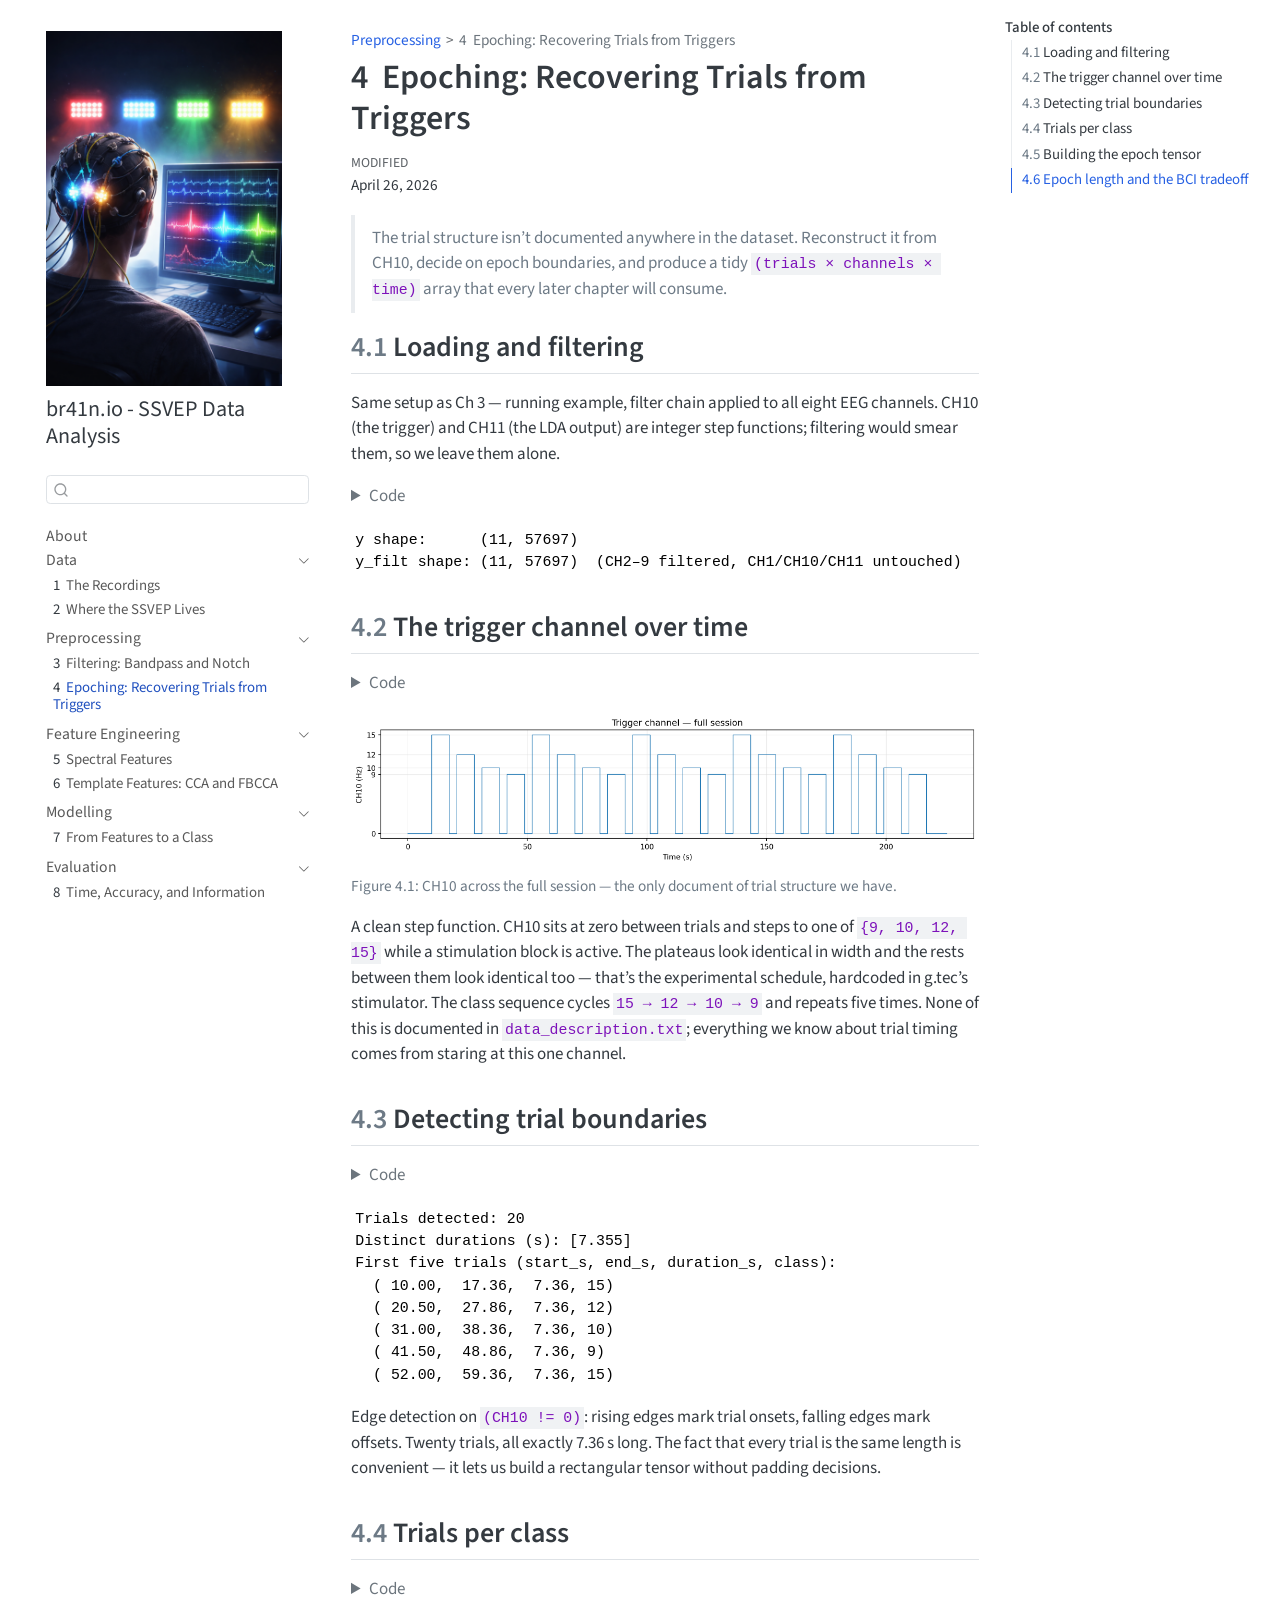
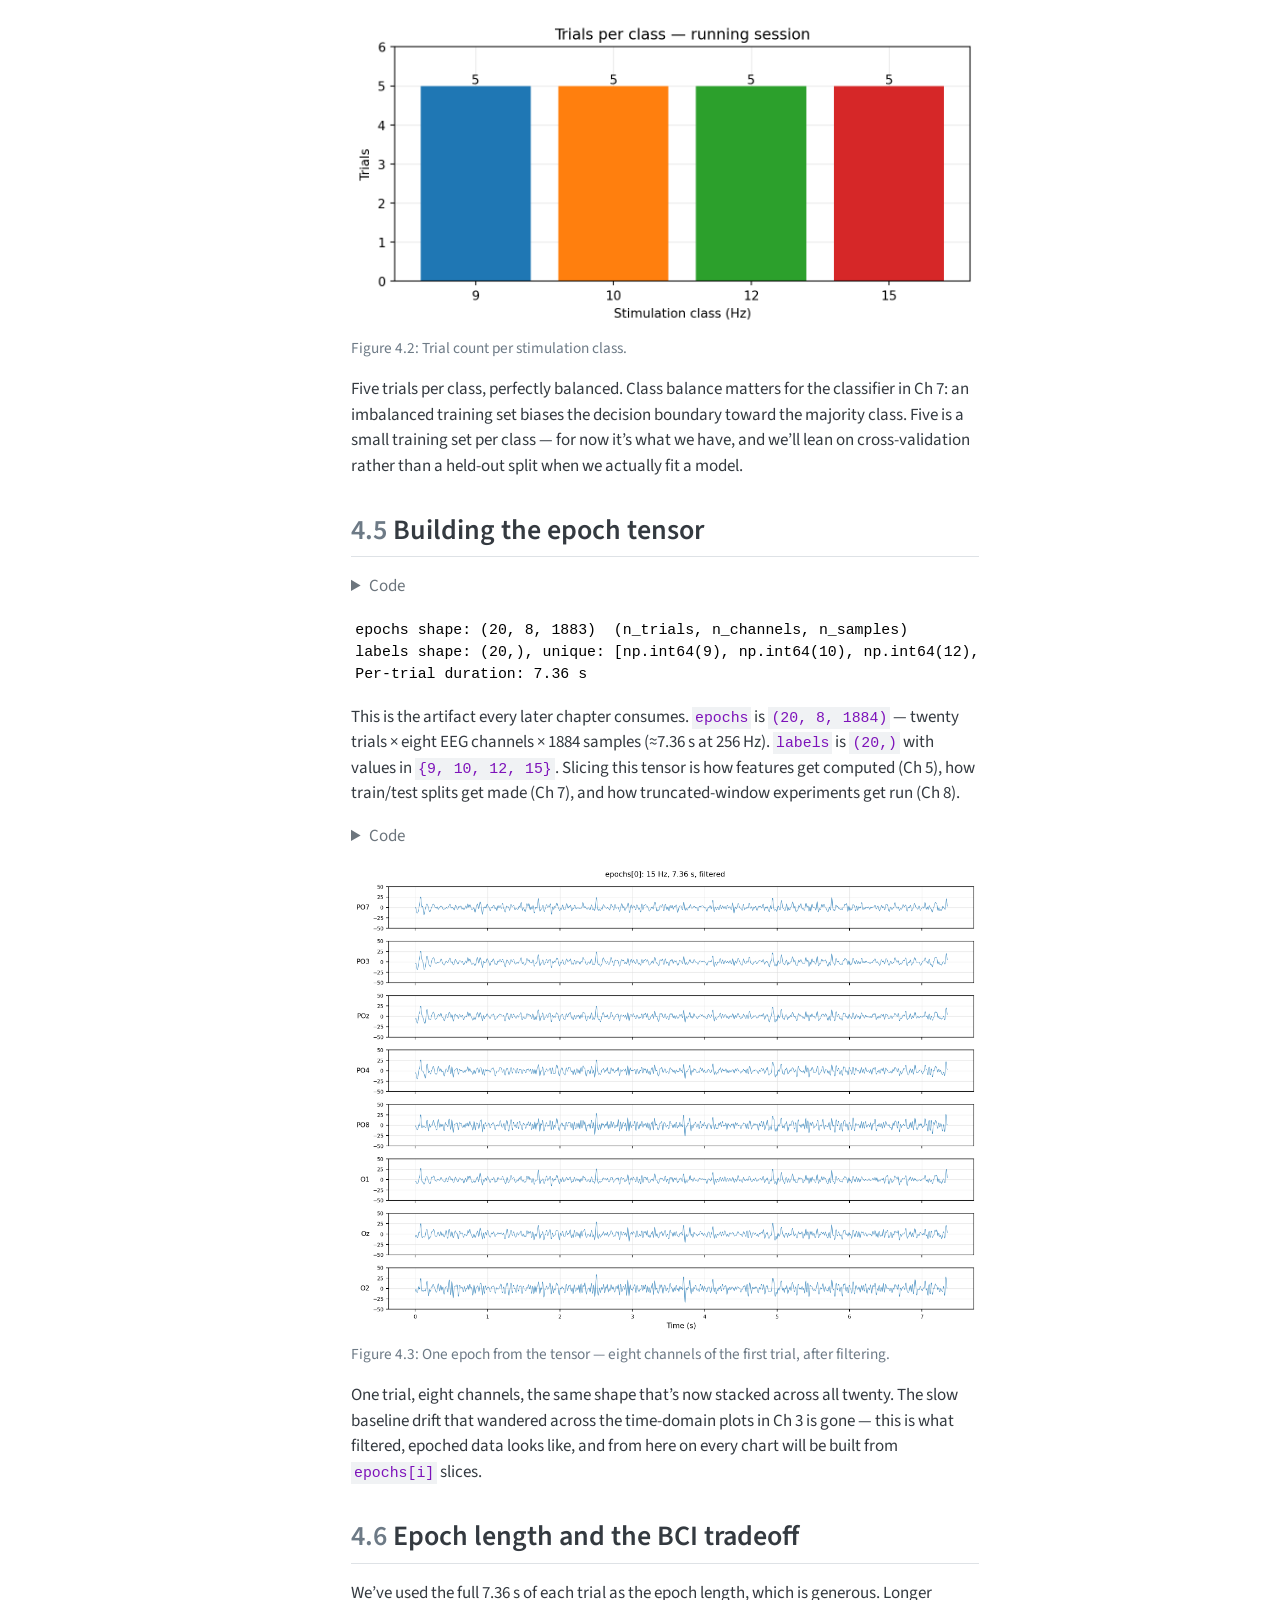
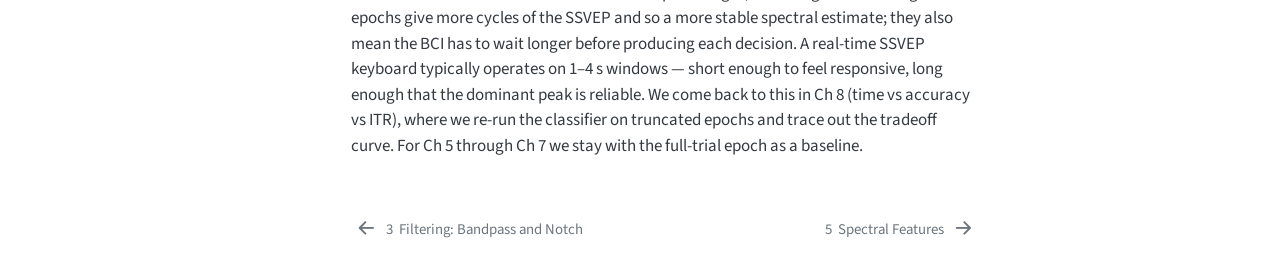
<file: 04-epoching.html>
<!DOCTYPE html>
<html xmlns="http://www.w3.org/1999/xhtml" lang="en" xml:lang="en"><head>

<meta charset="utf-8">
<meta name="generator" content="quarto-1.9.37">

<meta name="viewport" content="width=device-width, initial-scale=1.0, user-scalable=yes">

<meta name="description" content="Reconstruct the trial structure from CH10 and produce the (trials × channels × time) tensor that every later chapter consumes.">

<title>4&nbsp; Epoching: Recovering Trials from Triggers – br41n.io - SSVEP Data Analysis</title>
<style>
/* Default styles provided by pandoc.
** See https://pandoc.org/MANUAL.html#variables-for-html for config info.
*/
code{white-space: pre-wrap;}
span.smallcaps{font-variant: small-caps;}
div.columns{display: flex; gap: min(4vw, 1.5em);}
div.column{flex: auto; overflow-x: auto;}
div.hanging-indent{margin-left: 1.5em; text-indent: -1.5em;}
ul.task-list{list-style: none;}
ul.task-list li input[type="checkbox"] {
  width: 0.8em;
  margin: 0 0.8em 0.2em -1em; /* quarto-specific, see https://github.com/quarto-dev/quarto-cli/issues/4556 */ 
  vertical-align: middle;
}
/* CSS for syntax highlighting */
html { -webkit-text-size-adjust: 100%; }
pre > code.sourceCode { white-space: pre; position: relative; }
pre > code.sourceCode > span { display: inline-block; line-height: 1.25; }
pre > code.sourceCode > span:empty { height: 1.2em; }
.sourceCode { overflow: visible; }
code.sourceCode > span { color: inherit; text-decoration: inherit; }
div.sourceCode { margin: 1em 0; }
pre.sourceCode { margin: 0; }
@media screen {
div.sourceCode { overflow: auto; }
}
@media print {
pre > code.sourceCode { white-space: pre-wrap; }
pre > code.sourceCode > span { text-indent: -5em; padding-left: 5em; }
}
pre.numberSource code
  { counter-reset: source-line 0; }
pre.numberSource code > span
  { position: relative; left: -4em; counter-increment: source-line; }
pre.numberSource code > span > a:first-child::before
  { content: counter(source-line);
    position: relative; left: -1em; text-align: right; vertical-align: baseline;
    border: none; display: inline-block;
    -webkit-touch-callout: none; -webkit-user-select: none;
    -khtml-user-select: none; -moz-user-select: none;
    -ms-user-select: none; user-select: none;
    padding: 0 4px; width: 4em;
  }
pre.numberSource { margin-left: 3em;  padding-left: 4px; }
div.sourceCode
  {   }
@media screen {
pre > code.sourceCode > span > a:first-child::before { text-decoration: underline; }
}
</style>


<script src="site_libs/quarto-nav/quarto-nav.js"></script>
<script src="site_libs/quarto-nav/headroom.min.js"></script>
<script src="site_libs/clipboard/clipboard.min.js"></script>
<script src="site_libs/quarto-search/autocomplete.umd.js"></script>
<script src="site_libs/quarto-search/fuse.min.js"></script>
<script src="site_libs/quarto-search/quarto-search.js"></script>
<meta name="quarto:offset" content="./">
<link href="./05-spectral-features.html" rel="next">
<link href="./03-filtering.html" rel="prev">
<script src="site_libs/quarto-html/quarto.js" type="module"></script>
<script src="site_libs/quarto-html/tabsets/tabsets.js" type="module"></script>
<script src="site_libs/quarto-html/popper.min.js"></script>
<script src="site_libs/quarto-html/tippy.umd.min.js"></script>
<script src="site_libs/quarto-html/anchor.min.js"></script>
<link href="site_libs/quarto-html/tippy.css" rel="stylesheet">
<link href="site_libs/quarto-html/quarto-syntax-highlighting-7f8f88aac4f3542376d5c11b86a4c14d.css" rel="stylesheet" id="quarto-text-highlighting-styles">
<script src="site_libs/bootstrap/bootstrap.min.js"></script>
<link href="site_libs/bootstrap/bootstrap-icons.css" rel="stylesheet">
<link href="site_libs/bootstrap/bootstrap-e9a2425ed2db37d2ba9572119ae29c4e.min.css" rel="stylesheet" append-hash="true" id="quarto-bootstrap" data-mode="light">
<script src="site_libs/quarto-contrib/glightbox/glightbox.min.js"></script>
<link href="site_libs/quarto-contrib/glightbox/glightbox.min.css" rel="stylesheet">
<link href="site_libs/quarto-contrib/glightbox/lightbox.css" rel="stylesheet">
<script id="quarto-search-options" type="application/json">{
  "location": "sidebar",
  "copy-button": false,
  "collapse-after": 3,
  "panel-placement": "start",
  "type": "textbox",
  "limit": 50,
  "keyboard-shortcut": [
    "f",
    "/",
    "s"
  ],
  "show-item-context": false,
  "language": {
    "search-no-results-text": "No results",
    "search-matching-documents-text": "matching documents",
    "search-copy-link-title": "Copy link to search",
    "search-hide-matches-text": "Hide additional matches",
    "search-more-match-text": "more match in this document",
    "search-more-matches-text": "more matches in this document",
    "search-clear-button-title": "Clear",
    "search-text-placeholder": "",
    "search-detached-cancel-button-title": "Cancel",
    "search-submit-button-title": "Submit",
    "search-label": "Search"
  }
}</script>
<script>
  !function(t,e){var o,n,p,r;e.__SV||(window.posthog && window.posthog.__loaded)||(window.posthog=e,e._i=[],e.init=function(i,s,a){function g(t,e){var o=e.split(".");2==o.length&&(t=t[o[0]],e=o[1]),t[e]=function(){t.push([e].concat(Array.prototype.slice.call(arguments,0)))}}(p=t.createElement("script")).type="text/javascript",p.crossOrigin="anonymous",p.async=!0,p.src=s.api_host.replace(".i.posthog.com","-assets.i.posthog.com")+"/static/array.js",(r=t.getElementsByTagName("script")[0]).parentNode.insertBefore(p,r);var u=e;for(void 0!==a?u=e[a]=[]:a="posthog",u.people=u.people||[],u.toString=function(t){var e="posthog";return"posthog"!==a&&(e+="."+a),t||(e+=" (stub)"),e},u.people.toString=function(){return u.toString(1)+".people (stub)"},o="Ei Ni init zi Gi Nr Ui Xi Vi capture calculateEventProperties tn register register_once register_for_session unregister unregister_for_session an getFeatureFlag getFeatureFlagPayload getFeatureFlagResult isFeatureEnabled reloadFeatureFlags updateFlags updateEarlyAccessFeatureEnrollment getEarlyAccessFeatures on onFeatureFlags onSurveysLoaded onSessionId getSurveys getActiveMatchingSurveys renderSurvey displaySurvey cancelPendingSurvey canRenderSurvey canRenderSurveyAsync ln identify setPersonProperties group resetGroups setPersonPropertiesForFlags resetPersonPropertiesForFlags setGroupPropertiesForFlags resetGroupPropertiesForFlags reset setIdentity clearIdentity get_distinct_id getGroups get_session_id get_session_replay_url alias set_config startSessionRecording stopSessionRecording sessionRecordingStarted captureException addExceptionStep captureLog startExceptionAutocapture stopExceptionAutocapture loadToolbar get_property getSessionProperty nn Qi createPersonProfile setInternalOrTestUser sn qi cn opt_in_capturing opt_out_capturing has_opted_in_capturing has_opted_out_capturing get_explicit_consent_status is_capturing clear_opt_in_out_capturing Ji debug Fr rn getPageViewId captureTraceFeedback captureTraceMetric Bi".split(" "),n=0;n<o.length;n++)g(u,o[n]);e._i.push([i,s,a])},e.__SV=1)}(document,window.posthog||[]);
  posthog.init('phc_wHedDdcdyJ5BfSpErd8TZ3BkDeUjs7SkgmvULZ955o4R', {
      api_host: 'https://eu.i.posthog.com',
      defaults: '2026-01-30',
      person_profiles: 'identified_only', // or 'always' to create profiles for anonymous users as well
  })
</script>


<link rel="stylesheet" href="custom.css">
</head>

<body class="nav-sidebar floating quarto-light">

<div id="quarto-search-results"></div>
  <header id="quarto-header" class="headroom fixed-top">
  <nav class="quarto-secondary-nav">
    <div class="container-fluid d-flex">
      <button type="button" class="quarto-btn-toggle btn" data-bs-toggle="collapse" role="button" data-bs-target=".quarto-sidebar-collapse-item" aria-controls="quarto-sidebar" aria-expanded="false" aria-label="Toggle sidebar navigation" onclick="if (window.quartoToggleHeadroom) { window.quartoToggleHeadroom(); }">
        <i class="bi bi-layout-text-sidebar-reverse"></i>
      </button>
        <nav class="quarto-page-breadcrumbs" aria-label="breadcrumb"><ol class="breadcrumb"><li class="breadcrumb-item"><a href="./03-filtering.html">Preprocessing</a></li><li class="breadcrumb-item"><a href="./04-epoching.html"><span class="chapter-number">4</span>&nbsp; <span class="chapter-title">Epoching: Recovering Trials from Triggers</span></a></li></ol></nav>
        <a class="flex-grow-1" role="navigation" data-bs-toggle="collapse" data-bs-target=".quarto-sidebar-collapse-item" aria-controls="quarto-sidebar" aria-expanded="false" aria-label="Toggle sidebar navigation" onclick="if (window.quartoToggleHeadroom) { window.quartoToggleHeadroom(); }">      
        </a>
      <button type="button" class="btn quarto-search-button" aria-label="Search" onclick="window.quartoOpenSearch();">
        <i class="bi bi-search"></i>
      </button>
    </div>
  </nav>
</header>
<!-- content -->
<div id="quarto-content" class="quarto-container page-columns page-rows-contents page-layout-full">
<!-- sidebar -->
  <nav id="quarto-sidebar" class="sidebar collapse collapse-horizontal quarto-sidebar-collapse-item sidebar-navigation floating overflow-auto">
    <div class="pt-lg-2 mt-2 text-left sidebar-header sidebar-header-stacked">
      <a href="./index.html" class="sidebar-logo-link">
      <img src="./logo.png" alt="" class="sidebar-logo light-content py-0 d-lg-inline d-none">
      <img src="./logo.png" alt="" class="sidebar-logo dark-content py-0 d-lg-inline d-none">
      </a>
    <div class="sidebar-title mb-0 py-0">
      <a href="./">br41n.io - SSVEP Data Analysis</a> 
    </div>
      </div>
        <div class="mt-2 flex-shrink-0 align-items-center">
        <div class="sidebar-search">
        <div id="quarto-search" class="" title="Search"></div>
        </div>
        </div>
    <div class="sidebar-menu-container"> 
    <ul class="list-unstyled mt-1">
        <li class="sidebar-item">
  <div class="sidebar-item-container"> 
  <a href="./index.html" class="sidebar-item-text sidebar-link">
 <span class="menu-text">About</span></a>
  </div>
</li>
        <li class="sidebar-item sidebar-item-section">
      <div class="sidebar-item-container"> 
            <a class="sidebar-item-text sidebar-link text-start" data-bs-toggle="collapse" data-bs-target="#quarto-sidebar-section-1" role="navigation" aria-expanded="true">
 <span class="menu-text">Data</span></a>
          <a class="sidebar-item-toggle text-start" data-bs-toggle="collapse" data-bs-target="#quarto-sidebar-section-1" role="navigation" aria-expanded="true" aria-label="Toggle section">
            <i class="bi bi-chevron-right ms-2"></i>
          </a> 
      </div>
      <ul id="quarto-sidebar-section-1" class="collapse list-unstyled sidebar-section depth1 show">  
          <li class="sidebar-item">
  <div class="sidebar-item-container"> 
  <a href="./01-recordings.html" class="sidebar-item-text sidebar-link">
 <span class="menu-text"><span class="chapter-number">1</span>&nbsp; <span class="chapter-title">The Recordings</span></span></a>
  </div>
</li>
          <li class="sidebar-item">
  <div class="sidebar-item-container"> 
  <a href="./02-ssvep-signature.html" class="sidebar-item-text sidebar-link">
 <span class="menu-text"><span class="chapter-number">2</span>&nbsp; <span class="chapter-title">Where the SSVEP Lives</span></span></a>
  </div>
</li>
      </ul>
  </li>
        <li class="sidebar-item sidebar-item-section">
      <div class="sidebar-item-container"> 
            <a class="sidebar-item-text sidebar-link text-start" data-bs-toggle="collapse" data-bs-target="#quarto-sidebar-section-2" role="navigation" aria-expanded="true">
 <span class="menu-text">Preprocessing</span></a>
          <a class="sidebar-item-toggle text-start" data-bs-toggle="collapse" data-bs-target="#quarto-sidebar-section-2" role="navigation" aria-expanded="true" aria-label="Toggle section">
            <i class="bi bi-chevron-right ms-2"></i>
          </a> 
      </div>
      <ul id="quarto-sidebar-section-2" class="collapse list-unstyled sidebar-section depth1 show">  
          <li class="sidebar-item">
  <div class="sidebar-item-container"> 
  <a href="./03-filtering.html" class="sidebar-item-text sidebar-link">
 <span class="menu-text"><span class="chapter-number">3</span>&nbsp; <span class="chapter-title">Filtering: Bandpass and Notch</span></span></a>
  </div>
</li>
          <li class="sidebar-item">
  <div class="sidebar-item-container"> 
  <a href="./04-epoching.html" class="sidebar-item-text sidebar-link active">
 <span class="menu-text"><span class="chapter-number">4</span>&nbsp; <span class="chapter-title">Epoching: Recovering Trials from Triggers</span></span></a>
  </div>
</li>
      </ul>
  </li>
        <li class="sidebar-item sidebar-item-section">
      <div class="sidebar-item-container"> 
            <a class="sidebar-item-text sidebar-link text-start" data-bs-toggle="collapse" data-bs-target="#quarto-sidebar-section-3" role="navigation" aria-expanded="true">
 <span class="menu-text">Feature Engineering</span></a>
          <a class="sidebar-item-toggle text-start" data-bs-toggle="collapse" data-bs-target="#quarto-sidebar-section-3" role="navigation" aria-expanded="true" aria-label="Toggle section">
            <i class="bi bi-chevron-right ms-2"></i>
          </a> 
      </div>
      <ul id="quarto-sidebar-section-3" class="collapse list-unstyled sidebar-section depth1 show">  
          <li class="sidebar-item">
  <div class="sidebar-item-container"> 
  <a href="./05-spectral-features.html" class="sidebar-item-text sidebar-link">
 <span class="menu-text"><span class="chapter-number">5</span>&nbsp; <span class="chapter-title">Spectral Features</span></span></a>
  </div>
</li>
          <li class="sidebar-item">
  <div class="sidebar-item-container"> 
  <a href="./06-template-features.html" class="sidebar-item-text sidebar-link">
 <span class="menu-text"><span class="chapter-number">6</span>&nbsp; <span class="chapter-title">Template Features: CCA and FBCCA</span></span></a>
  </div>
</li>
      </ul>
  </li>
        <li class="sidebar-item sidebar-item-section">
      <div class="sidebar-item-container"> 
            <a class="sidebar-item-text sidebar-link text-start" data-bs-toggle="collapse" data-bs-target="#quarto-sidebar-section-4" role="navigation" aria-expanded="true">
 <span class="menu-text">Modelling</span></a>
          <a class="sidebar-item-toggle text-start" data-bs-toggle="collapse" data-bs-target="#quarto-sidebar-section-4" role="navigation" aria-expanded="true" aria-label="Toggle section">
            <i class="bi bi-chevron-right ms-2"></i>
          </a> 
      </div>
      <ul id="quarto-sidebar-section-4" class="collapse list-unstyled sidebar-section depth1 show">  
          <li class="sidebar-item">
  <div class="sidebar-item-container"> 
  <a href="./07-classification.html" class="sidebar-item-text sidebar-link">
 <span class="menu-text"><span class="chapter-number">7</span>&nbsp; <span class="chapter-title">From Features to a Class</span></span></a>
  </div>
</li>
      </ul>
  </li>
        <li class="sidebar-item sidebar-item-section">
      <div class="sidebar-item-container"> 
            <a class="sidebar-item-text sidebar-link text-start" data-bs-toggle="collapse" data-bs-target="#quarto-sidebar-section-5" role="navigation" aria-expanded="true">
 <span class="menu-text">Evaluation</span></a>
          <a class="sidebar-item-toggle text-start" data-bs-toggle="collapse" data-bs-target="#quarto-sidebar-section-5" role="navigation" aria-expanded="true" aria-label="Toggle section">
            <i class="bi bi-chevron-right ms-2"></i>
          </a> 
      </div>
      <ul id="quarto-sidebar-section-5" class="collapse list-unstyled sidebar-section depth1 show">  
          <li class="sidebar-item">
  <div class="sidebar-item-container"> 
  <a href="./08-time-accuracy-itr.html" class="sidebar-item-text sidebar-link">
 <span class="menu-text"><span class="chapter-number">8</span>&nbsp; <span class="chapter-title">Time, Accuracy, and Information Transfer Rate</span></span></a>
  </div>
</li>
          <li class="sidebar-item">
  <div class="sidebar-item-container"> 
  <a href="./09-subjects.html" class="sidebar-item-text sidebar-link">
 <span class="menu-text"><span class="chapter-number">9</span>&nbsp; <span class="chapter-title">People Are Different</span></span></a>
  </div>
</li>
      </ul>
  </li>
        <li class="sidebar-item">
  <div class="sidebar-item-container"> 
  <a href="./summary.html" class="sidebar-item-text sidebar-link">
 <span class="menu-text">Summary</span></a>
  </div>
</li>
        <li class="sidebar-item">
  <div class="sidebar-item-container"> 
  <a href="./acronyms.html" class="sidebar-item-text sidebar-link">
 <span class="menu-text">Acronyms</span></a>
  </div>
</li>
        <li class="sidebar-item">
  <div class="sidebar-item-container"> 
  <a href="./references.html" class="sidebar-item-text sidebar-link">
 <span class="menu-text">References</span></a>
  </div>
</li>
    </ul>
    </div>
</nav>
<div id="quarto-sidebar-glass" class="quarto-sidebar-collapse-item" data-bs-toggle="collapse" data-bs-target=".quarto-sidebar-collapse-item"></div>
<!-- margin-sidebar -->
    <div id="quarto-margin-sidebar" class="sidebar margin-sidebar">
        <nav id="TOC" role="doc-toc" class="toc-active">
    <h2 id="toc-title">Table of contents</h2>
   
  <ul>
  <li><a href="#loading-and-filtering" id="toc-loading-and-filtering" class="nav-link active" data-scroll-target="#loading-and-filtering"><span class="header-section-number">4.1</span> Loading and filtering</a></li>
  <li><a href="#the-trigger-channel-over-time" id="toc-the-trigger-channel-over-time" class="nav-link" data-scroll-target="#the-trigger-channel-over-time"><span class="header-section-number">4.2</span> The trigger channel over time</a></li>
  <li><a href="#detecting-trial-boundaries" id="toc-detecting-trial-boundaries" class="nav-link" data-scroll-target="#detecting-trial-boundaries"><span class="header-section-number">4.3</span> Detecting trial boundaries</a></li>
  <li><a href="#trials-per-class" id="toc-trials-per-class" class="nav-link" data-scroll-target="#trials-per-class"><span class="header-section-number">4.4</span> Trials per class</a></li>
  <li><a href="#building-the-epoch-tensor" id="toc-building-the-epoch-tensor" class="nav-link" data-scroll-target="#building-the-epoch-tensor"><span class="header-section-number">4.5</span> Building the epoch tensor</a></li>
  <li><a href="#epoch-length-and-the-bci-tradeoff" id="toc-epoch-length-and-the-bci-tradeoff" class="nav-link" data-scroll-target="#epoch-length-and-the-bci-tradeoff"><span class="header-section-number">4.6</span> Epoch length and the BCI tradeoff</a></li>
  </ul>
</nav>
    </div>
<!-- main -->
<main class="content column-body" id="quarto-document-content">

<header id="title-block-header" class="quarto-title-block default"><nav class="quarto-page-breadcrumbs quarto-title-breadcrumbs d-none d-lg-block" aria-label="breadcrumb"><ol class="breadcrumb"><li class="breadcrumb-item"><a href="./03-filtering.html">Preprocessing</a></li><li class="breadcrumb-item"><a href="./04-epoching.html"><span class="chapter-number">4</span>&nbsp; <span class="chapter-title">Epoching: Recovering Trials from Triggers</span></a></li></ol></nav>
<div class="quarto-title">
<h1 class="title"><span class="chapter-number">4</span>&nbsp; <span class="chapter-title">Epoching: Recovering Trials from Triggers</span></h1>
</div>



<div class="quarto-title-meta column-body">

    
  
    <div>
    <div class="quarto-title-meta-heading">Modified</div>
    <div class="quarto-title-meta-contents">
      <p class="date-modified">April 26, 2026</p>
    </div>
  </div>
    
  </div>
  


</header>


<blockquote class="blockquote">
<p>The trial structure isn’t documented anywhere in the dataset. Reconstruct it from CH10, decide on epoch boundaries, and produce a tidy <code>(trials × channels × time)</code> array that every later chapter will consume.</p>
</blockquote>
<section id="loading-and-filtering" class="level2" data-number="4.1">
<h2 data-number="4.1" class="anchored" data-anchor-id="loading-and-filtering"><span class="header-section-number">4.1</span> Loading and filtering</h2>
<p>Same setup as Ch 3 — running example, filter chain applied to all eight EEG channels. CH10 (the trigger) and CH11 (the LDA output) are integer step functions; filtering would smear them, so we leave them alone.</p>
<div id="d411be8a" class="cell" data-execution_count="1">
<details class="code-fold">
<summary>Code</summary>
<div class="code-copy-outer-scaffold"><div class="sourceCode cell-code" id="cb1"><pre class="sourceCode python code-with-copy"><code class="sourceCode python"><span id="cb1-1"><a href="#cb1-1" aria-hidden="true" tabindex="-1"></a><span class="im">from</span> pathlib <span class="im">import</span> Path</span>
<span id="cb1-2"><a href="#cb1-2" aria-hidden="true" tabindex="-1"></a><span class="im">import</span> numpy <span class="im">as</span> np</span>
<span id="cb1-3"><a href="#cb1-3" aria-hidden="true" tabindex="-1"></a><span class="im">import</span> scipy.io</span>
<span id="cb1-4"><a href="#cb1-4" aria-hidden="true" tabindex="-1"></a><span class="im">import</span> matplotlib.pyplot <span class="im">as</span> plt</span>
<span id="cb1-5"><a href="#cb1-5" aria-hidden="true" tabindex="-1"></a><span class="im">from</span> scipy.signal <span class="im">import</span> butter, filtfilt, iirnotch</span>
<span id="cb1-6"><a href="#cb1-6" aria-hidden="true" tabindex="-1"></a></span>
<span id="cb1-7"><a href="#cb1-7" aria-hidden="true" tabindex="-1"></a>DATA_DIR <span class="op">=</span> Path(<span class="st">"data"</span>)</span>
<span id="cb1-8"><a href="#cb1-8" aria-hidden="true" tabindex="-1"></a>EEG_LABELS <span class="op">=</span> [<span class="st">"PO7"</span>, <span class="st">"PO3"</span>, <span class="st">"POz"</span>, <span class="st">"PO4"</span>, <span class="st">"PO8"</span>, <span class="st">"O1"</span>, <span class="st">"Oz"</span>, <span class="st">"O2"</span>]</span>
<span id="cb1-9"><a href="#cb1-9" aria-hidden="true" tabindex="-1"></a></span>
<span id="cb1-10"><a href="#cb1-10" aria-hidden="true" tabindex="-1"></a>mat <span class="op">=</span> scipy.io.loadmat(DATA_DIR <span class="op">/</span> <span class="st">"subject_2_fvep_led_training_2.mat"</span>)</span>
<span id="cb1-11"><a href="#cb1-11" aria-hidden="true" tabindex="-1"></a>fs <span class="op">=</span> <span class="bu">int</span>(mat[<span class="st">"fs"</span>][<span class="dv">0</span>, <span class="dv">0</span>])</span>
<span id="cb1-12"><a href="#cb1-12" aria-hidden="true" tabindex="-1"></a>y <span class="op">=</span> mat[<span class="st">"y"</span>]</span>
<span id="cb1-13"><a href="#cb1-13" aria-hidden="true" tabindex="-1"></a></span>
<span id="cb1-14"><a href="#cb1-14" aria-hidden="true" tabindex="-1"></a></span>
<span id="cb1-15"><a href="#cb1-15" aria-hidden="true" tabindex="-1"></a><span class="kw">def</span> make_filters(fs, low<span class="op">=</span><span class="fl">5.0</span>, high<span class="op">=</span><span class="fl">40.0</span>, line<span class="op">=</span><span class="fl">50.0</span>, order<span class="op">=</span><span class="dv">4</span>, notch_q<span class="op">=</span><span class="dv">30</span>):</span>
<span id="cb1-16"><a href="#cb1-16" aria-hidden="true" tabindex="-1"></a>    bp_b, bp_a <span class="op">=</span> butter(order, [low, high], btype<span class="op">=</span><span class="st">"band"</span>, fs<span class="op">=</span>fs)</span>
<span id="cb1-17"><a href="#cb1-17" aria-hidden="true" tabindex="-1"></a>    n_b, n_a <span class="op">=</span> iirnotch(line, notch_q, fs<span class="op">=</span>fs)</span>
<span id="cb1-18"><a href="#cb1-18" aria-hidden="true" tabindex="-1"></a>    <span class="cf">return</span> (bp_b, bp_a), (n_b, n_a)</span>
<span id="cb1-19"><a href="#cb1-19" aria-hidden="true" tabindex="-1"></a></span>
<span id="cb1-20"><a href="#cb1-20" aria-hidden="true" tabindex="-1"></a></span>
<span id="cb1-21"><a href="#cb1-21" aria-hidden="true" tabindex="-1"></a><span class="kw">def</span> apply_filters(x, bp, notch):</span>
<span id="cb1-22"><a href="#cb1-22" aria-hidden="true" tabindex="-1"></a>    <span class="cf">return</span> filtfilt(<span class="op">*</span>notch, filtfilt(<span class="op">*</span>bp, x))</span>
<span id="cb1-23"><a href="#cb1-23" aria-hidden="true" tabindex="-1"></a></span>
<span id="cb1-24"><a href="#cb1-24" aria-hidden="true" tabindex="-1"></a></span>
<span id="cb1-25"><a href="#cb1-25" aria-hidden="true" tabindex="-1"></a>bp, notch <span class="op">=</span> make_filters(fs)</span>
<span id="cb1-26"><a href="#cb1-26" aria-hidden="true" tabindex="-1"></a>y_filt <span class="op">=</span> y.astype(<span class="bu">float</span>).copy()</span>
<span id="cb1-27"><a href="#cb1-27" aria-hidden="true" tabindex="-1"></a><span class="cf">for</span> ci <span class="kw">in</span> <span class="bu">range</span>(<span class="dv">1</span>, <span class="dv">9</span>):</span>
<span id="cb1-28"><a href="#cb1-28" aria-hidden="true" tabindex="-1"></a>    y_filt[ci] <span class="op">=</span> apply_filters(y[ci], bp, notch)</span>
<span id="cb1-29"><a href="#cb1-29" aria-hidden="true" tabindex="-1"></a></span>
<span id="cb1-30"><a href="#cb1-30" aria-hidden="true" tabindex="-1"></a><span class="bu">print</span>(<span class="ss">f"y shape:      </span><span class="sc">{</span>y<span class="sc">.</span>shape<span class="sc">}</span><span class="ss">"</span>)</span>
<span id="cb1-31"><a href="#cb1-31" aria-hidden="true" tabindex="-1"></a><span class="bu">print</span>(<span class="ss">f"y_filt shape: </span><span class="sc">{</span>y_filt<span class="sc">.</span>shape<span class="sc">}</span><span class="ss">  (CH2–9 filtered, CH1/CH10/CH11 untouched)"</span>)</span></code></pre></div><button title="Copy to Clipboard" class="code-copy-button"><i class="bi"></i></button></div>
</details>
<div class="cell-output cell-output-stdout">
<pre><code>y shape:      (11, 57697)
y_filt shape: (11, 57697)  (CH2–9 filtered, CH1/CH10/CH11 untouched)</code></pre>
</div>
</div>
</section>
<section id="the-trigger-channel-over-time" class="level2" data-number="4.2">
<h2 data-number="4.2" class="anchored" data-anchor-id="the-trigger-channel-over-time"><span class="header-section-number">4.2</span> The trigger channel over time</h2>
<div id="cell-fig-trigger-timeline" class="cell" data-execution_count="2">
<details class="code-fold">
<summary>Code</summary>
<div class="code-copy-outer-scaffold"><div class="sourceCode cell-code" id="cb3"><pre class="sourceCode python code-with-copy"><code class="sourceCode python"><span id="cb3-1"><a href="#cb3-1" aria-hidden="true" tabindex="-1"></a>ch10 <span class="op">=</span> y[<span class="dv">9</span>].astype(<span class="bu">int</span>)</span>
<span id="cb3-2"><a href="#cb3-2" aria-hidden="true" tabindex="-1"></a>t <span class="op">=</span> np.arange(<span class="bu">len</span>(ch10)) <span class="op">/</span> fs</span>
<span id="cb3-3"><a href="#cb3-3" aria-hidden="true" tabindex="-1"></a></span>
<span id="cb3-4"><a href="#cb3-4" aria-hidden="true" tabindex="-1"></a>fig, ax <span class="op">=</span> plt.subplots(figsize<span class="op">=</span>(<span class="dv">12</span>, <span class="dv">3</span>))</span>
<span id="cb3-5"><a href="#cb3-5" aria-hidden="true" tabindex="-1"></a>ax.plot(t, ch10, drawstyle<span class="op">=</span><span class="st">"steps-post"</span>, lw<span class="op">=</span><span class="fl">0.8</span>)</span>
<span id="cb3-6"><a href="#cb3-6" aria-hidden="true" tabindex="-1"></a>ax.set_yticks([<span class="dv">0</span>, <span class="dv">9</span>, <span class="dv">10</span>, <span class="dv">12</span>, <span class="dv">15</span>])</span>
<span id="cb3-7"><a href="#cb3-7" aria-hidden="true" tabindex="-1"></a>ax.set_xlabel(<span class="st">"Time (s)"</span>)</span>
<span id="cb3-8"><a href="#cb3-8" aria-hidden="true" tabindex="-1"></a>ax.set_ylabel(<span class="st">"CH10 (Hz)"</span>)</span>
<span id="cb3-9"><a href="#cb3-9" aria-hidden="true" tabindex="-1"></a>ax.set_title(<span class="st">"Trigger channel — full session"</span>)</span>
<span id="cb3-10"><a href="#cb3-10" aria-hidden="true" tabindex="-1"></a>fig.tight_layout()</span>
<span id="cb3-11"><a href="#cb3-11" aria-hidden="true" tabindex="-1"></a>fig.savefig(<span class="st">"images/04-epoching_trigger_timeline.png"</span>, dpi<span class="op">=</span><span class="dv">200</span>, bbox_inches<span class="op">=</span><span class="st">"tight"</span>)</span>
<span id="cb3-12"><a href="#cb3-12" aria-hidden="true" tabindex="-1"></a>plt.show()</span></code></pre></div><button title="Copy to Clipboard" class="code-copy-button"><i class="bi"></i></button></div>
</details>
<div class="cell-output cell-output-display">
<div id="fig-trigger-timeline" class="quarto-float quarto-figure quarto-figure-center anchored">
<figure class="quarto-float quarto-float-fig figure">
<div aria-describedby="fig-trigger-timeline-caption-0ceaefa1-69ba-4598-a22c-09a6ac19f8ca">
<a href="04-epoching_files/figure-html/fig-trigger-timeline-output-1.png" class="lightbox" data-gallery="quarto-lightbox-gallery-1" title="Figure&nbsp;4.1: CH10 across the full session — the only document of trial structure we have."><img src="04-epoching_files/figure-html/fig-trigger-timeline-output-1.png" width="1142" height="278" class="figure-img"></a>
</div>
<figcaption class="quarto-float-caption-bottom quarto-float-caption quarto-float-fig" id="fig-trigger-timeline-caption-0ceaefa1-69ba-4598-a22c-09a6ac19f8ca">
Figure&nbsp;4.1: CH10 across the full session — the only document of trial structure we have.
</figcaption>
</figure>
</div>
</div>
</div>
<p>A clean step function. CH10 sits at zero between trials and steps to one of <code>{9, 10, 12, 15}</code> while a stimulation block is active. The plateaus look identical in width and the rests between them look identical too — that’s the experimental schedule, hardcoded in g.tec’s stimulator. The class sequence cycles <code>15 → 12 → 10 → 9</code> and repeats five times. None of this is documented in <code>data_description.txt</code>; everything we know about trial timing comes from staring at this one channel.</p>
</section>
<section id="detecting-trial-boundaries" class="level2" data-number="4.3">
<h2 data-number="4.3" class="anchored" data-anchor-id="detecting-trial-boundaries"><span class="header-section-number">4.3</span> Detecting trial boundaries</h2>
<div id="f2016e01" class="cell" data-execution_count="3">
<details class="code-fold">
<summary>Code</summary>
<div class="code-copy-outer-scaffold"><div class="sourceCode cell-code" id="cb4"><pre class="sourceCode python code-with-copy"><code class="sourceCode python"><span id="cb4-1"><a href="#cb4-1" aria-hidden="true" tabindex="-1"></a><span class="kw">def</span> find_trials(y):</span>
<span id="cb4-2"><a href="#cb4-2" aria-hidden="true" tabindex="-1"></a>    <span class="co">"""Return [(start_idx, end_idx, freq_hz), ...] from CH10 transitions."""</span></span>
<span id="cb4-3"><a href="#cb4-3" aria-hidden="true" tabindex="-1"></a>    ch10 <span class="op">=</span> y[<span class="dv">9</span>].astype(<span class="bu">int</span>)</span>
<span id="cb4-4"><a href="#cb4-4" aria-hidden="true" tabindex="-1"></a>    active <span class="op">=</span> (ch10 <span class="op">!=</span> <span class="dv">0</span>).astype(<span class="bu">int</span>)</span>
<span id="cb4-5"><a href="#cb4-5" aria-hidden="true" tabindex="-1"></a>    diff <span class="op">=</span> np.diff(active)</span>
<span id="cb4-6"><a href="#cb4-6" aria-hidden="true" tabindex="-1"></a>    starts <span class="op">=</span> np.where(diff <span class="op">==</span> <span class="dv">1</span>)[<span class="dv">0</span>] <span class="op">+</span> <span class="dv">1</span></span>
<span id="cb4-7"><a href="#cb4-7" aria-hidden="true" tabindex="-1"></a>    ends <span class="op">=</span> np.where(diff <span class="op">==</span> <span class="op">-</span><span class="dv">1</span>)[<span class="dv">0</span>] <span class="op">+</span> <span class="dv">1</span></span>
<span id="cb4-8"><a href="#cb4-8" aria-hidden="true" tabindex="-1"></a>    <span class="cf">return</span> [(<span class="bu">int</span>(s), <span class="bu">int</span>(e), <span class="bu">int</span>(ch10[s])) <span class="cf">for</span> s, e <span class="kw">in</span> <span class="bu">zip</span>(starts, ends)]</span>
<span id="cb4-9"><a href="#cb4-9" aria-hidden="true" tabindex="-1"></a></span>
<span id="cb4-10"><a href="#cb4-10" aria-hidden="true" tabindex="-1"></a></span>
<span id="cb4-11"><a href="#cb4-11" aria-hidden="true" tabindex="-1"></a>trials <span class="op">=</span> find_trials(y)</span>
<span id="cb4-12"><a href="#cb4-12" aria-hidden="true" tabindex="-1"></a>durations <span class="op">=</span> <span class="bu">sorted</span>({<span class="bu">round</span>((e <span class="op">-</span> s) <span class="op">/</span> fs, <span class="dv">3</span>) <span class="cf">for</span> s, e, _ <span class="kw">in</span> trials})</span>
<span id="cb4-13"><a href="#cb4-13" aria-hidden="true" tabindex="-1"></a><span class="bu">print</span>(<span class="ss">f"Trials detected: </span><span class="sc">{</span><span class="bu">len</span>(trials)<span class="sc">}</span><span class="ss">"</span>)</span>
<span id="cb4-14"><a href="#cb4-14" aria-hidden="true" tabindex="-1"></a><span class="bu">print</span>(<span class="ss">f"Distinct durations (s): </span><span class="sc">{</span>durations<span class="sc">}</span><span class="ss">"</span>)</span>
<span id="cb4-15"><a href="#cb4-15" aria-hidden="true" tabindex="-1"></a><span class="bu">print</span>(<span class="ss">f"First five trials (start_s, end_s, duration_s, class):"</span>)</span>
<span id="cb4-16"><a href="#cb4-16" aria-hidden="true" tabindex="-1"></a><span class="cf">for</span> s, e, fr <span class="kw">in</span> trials[:<span class="dv">5</span>]:</span>
<span id="cb4-17"><a href="#cb4-17" aria-hidden="true" tabindex="-1"></a>    <span class="bu">print</span>(<span class="ss">f"  (</span><span class="sc">{</span>s <span class="op">/</span> fs<span class="sc">:6.2f}</span><span class="ss">, </span><span class="sc">{</span>e <span class="op">/</span> fs<span class="sc">:6.2f}</span><span class="ss">, </span><span class="sc">{</span>(e <span class="op">-</span> s) <span class="op">/</span> fs<span class="sc">:5.2f}</span><span class="ss">, </span><span class="sc">{</span>fr<span class="sc">}</span><span class="ss">)"</span>)</span></code></pre></div><button title="Copy to Clipboard" class="code-copy-button"><i class="bi"></i></button></div>
</details>
<div class="cell-output cell-output-stdout">
<pre><code>Trials detected: 20
Distinct durations (s): [7.355]
First five trials (start_s, end_s, duration_s, class):
  ( 10.00,  17.36,  7.36, 15)
  ( 20.50,  27.86,  7.36, 12)
  ( 31.00,  38.36,  7.36, 10)
  ( 41.50,  48.86,  7.36, 9)
  ( 52.00,  59.36,  7.36, 15)</code></pre>
</div>
</div>
<p>Edge detection on <code>(CH10 != 0)</code>: rising edges mark trial onsets, falling edges mark offsets. Twenty trials, all exactly 7.36 s long. The fact that every trial is the same length is convenient — it lets us build a rectangular tensor without padding decisions.</p>
</section>
<section id="trials-per-class" class="level2" data-number="4.4">
<h2 data-number="4.4" class="anchored" data-anchor-id="trials-per-class"><span class="header-section-number">4.4</span> Trials per class</h2>
<div id="cell-fig-trial-counts" class="cell" data-execution_count="4">
<details class="code-fold">
<summary>Code</summary>
<div class="code-copy-outer-scaffold"><div class="sourceCode cell-code" id="cb6"><pre class="sourceCode python code-with-copy"><code class="sourceCode python"><span id="cb6-1"><a href="#cb6-1" aria-hidden="true" tabindex="-1"></a>classes <span class="op">=</span> <span class="bu">sorted</span>({fr <span class="cf">for</span> _, _, fr <span class="kw">in</span> trials})</span>
<span id="cb6-2"><a href="#cb6-2" aria-hidden="true" tabindex="-1"></a>counts <span class="op">=</span> [<span class="bu">sum</span>(<span class="dv">1</span> <span class="cf">for</span> _, _, fr <span class="kw">in</span> trials <span class="cf">if</span> fr <span class="op">==</span> c) <span class="cf">for</span> c <span class="kw">in</span> classes]</span>
<span id="cb6-3"><a href="#cb6-3" aria-hidden="true" tabindex="-1"></a></span>
<span id="cb6-4"><a href="#cb6-4" aria-hidden="true" tabindex="-1"></a>fig, ax <span class="op">=</span> plt.subplots(figsize<span class="op">=</span>(<span class="dv">7</span>, <span class="fl">3.5</span>))</span>
<span id="cb6-5"><a href="#cb6-5" aria-hidden="true" tabindex="-1"></a>bars <span class="op">=</span> ax.bar([<span class="bu">str</span>(c) <span class="cf">for</span> c <span class="kw">in</span> classes], counts, color<span class="op">=</span>[<span class="st">"C0"</span>, <span class="st">"C1"</span>, <span class="st">"C2"</span>, <span class="st">"C3"</span>])</span>
<span id="cb6-6"><a href="#cb6-6" aria-hidden="true" tabindex="-1"></a><span class="cf">for</span> bar, c <span class="kw">in</span> <span class="bu">zip</span>(bars, counts):</span>
<span id="cb6-7"><a href="#cb6-7" aria-hidden="true" tabindex="-1"></a>    ax.text(bar.get_x() <span class="op">+</span> bar.get_width() <span class="op">/</span> <span class="dv">2</span>, c <span class="op">+</span> <span class="fl">0.05</span>, <span class="bu">str</span>(c), ha<span class="op">=</span><span class="st">"center"</span>, fontsize<span class="op">=</span><span class="dv">10</span>)</span>
<span id="cb6-8"><a href="#cb6-8" aria-hidden="true" tabindex="-1"></a>ax.set_xlabel(<span class="st">"Stimulation class (Hz)"</span>)</span>
<span id="cb6-9"><a href="#cb6-9" aria-hidden="true" tabindex="-1"></a>ax.set_ylabel(<span class="st">"Trials"</span>)</span>
<span id="cb6-10"><a href="#cb6-10" aria-hidden="true" tabindex="-1"></a>ax.set_ylim(<span class="dv">0</span>, <span class="bu">max</span>(counts) <span class="op">+</span> <span class="dv">1</span>)</span>
<span id="cb6-11"><a href="#cb6-11" aria-hidden="true" tabindex="-1"></a>ax.set_title(<span class="st">"Trials per class — running session"</span>)</span>
<span id="cb6-12"><a href="#cb6-12" aria-hidden="true" tabindex="-1"></a>fig.tight_layout()</span>
<span id="cb6-13"><a href="#cb6-13" aria-hidden="true" tabindex="-1"></a>fig.savefig(<span class="st">"images/04-epoching_trial_counts.png"</span>, dpi<span class="op">=</span><span class="dv">200</span>, bbox_inches<span class="op">=</span><span class="st">"tight"</span>)</span>
<span id="cb6-14"><a href="#cb6-14" aria-hidden="true" tabindex="-1"></a>plt.show()</span></code></pre></div><button title="Copy to Clipboard" class="code-copy-button"><i class="bi"></i></button></div>
</details>
<div class="cell-output cell-output-display">
<div id="fig-trial-counts" class="quarto-float quarto-figure quarto-figure-center anchored">
<figure class="quarto-float quarto-float-fig figure">
<div aria-describedby="fig-trial-counts-caption-0ceaefa1-69ba-4598-a22c-09a6ac19f8ca">
<a href="04-epoching_files/figure-html/fig-trial-counts-output-1.png" class="lightbox" data-gallery="quarto-lightbox-gallery-2" title="Figure&nbsp;4.2: Trial count per stimulation class."><img src="04-epoching_files/figure-html/fig-trial-counts-output-1.png" width="662" height="326" class="figure-img"></a>
</div>
<figcaption class="quarto-float-caption-bottom quarto-float-caption quarto-float-fig" id="fig-trial-counts-caption-0ceaefa1-69ba-4598-a22c-09a6ac19f8ca">
Figure&nbsp;4.2: Trial count per stimulation class.
</figcaption>
</figure>
</div>
</div>
</div>
<p>Five trials per class, perfectly balanced. Class balance matters for the classifier in Ch 7: an imbalanced training set biases the decision boundary toward the majority class. Five is a small training set per class — for now it’s what we have, and we’ll lean on cross-validation rather than a held-out split when we actually fit a model.</p>
</section>
<section id="building-the-epoch-tensor" class="level2" data-number="4.5">
<h2 data-number="4.5" class="anchored" data-anchor-id="building-the-epoch-tensor"><span class="header-section-number">4.5</span> Building the epoch tensor</h2>
<div id="fa794611" class="cell" data-execution_count="5">
<details class="code-fold">
<summary>Code</summary>
<div class="code-copy-outer-scaffold"><div class="sourceCode cell-code" id="cb7"><pre class="sourceCode python code-with-copy"><code class="sourceCode python"><span id="cb7-1"><a href="#cb7-1" aria-hidden="true" tabindex="-1"></a><span class="kw">def</span> epoch(y_filt, trials, eeg_idx<span class="op">=</span><span class="bu">slice</span>(<span class="dv">1</span>, <span class="dv">9</span>)):</span>
<span id="cb7-2"><a href="#cb7-2" aria-hidden="true" tabindex="-1"></a>    <span class="co">"""Stack trials into (n_trials, n_channels, n_samples). All trials must share length."""</span></span>
<span id="cb7-3"><a href="#cb7-3" aria-hidden="true" tabindex="-1"></a>    lengths <span class="op">=</span> {e <span class="op">-</span> s <span class="cf">for</span> s, e, _ <span class="kw">in</span> trials}</span>
<span id="cb7-4"><a href="#cb7-4" aria-hidden="true" tabindex="-1"></a>    <span class="cf">if</span> <span class="bu">len</span>(lengths) <span class="op">!=</span> <span class="dv">1</span>:</span>
<span id="cb7-5"><a href="#cb7-5" aria-hidden="true" tabindex="-1"></a>        <span class="cf">raise</span> <span class="pp">ValueError</span>(<span class="ss">f"Trials have varying lengths: </span><span class="sc">{</span>lengths<span class="sc">}</span><span class="ss">"</span>)</span>
<span id="cb7-6"><a href="#cb7-6" aria-hidden="true" tabindex="-1"></a>    n_samples <span class="op">=</span> lengths.pop()</span>
<span id="cb7-7"><a href="#cb7-7" aria-hidden="true" tabindex="-1"></a>    epochs <span class="op">=</span> np.stack([y_filt[eeg_idx, s:s <span class="op">+</span> n_samples] <span class="cf">for</span> s, _, _ <span class="kw">in</span> trials])</span>
<span id="cb7-8"><a href="#cb7-8" aria-hidden="true" tabindex="-1"></a>    labels <span class="op">=</span> np.array([fr <span class="cf">for</span> _, _, fr <span class="kw">in</span> trials])</span>
<span id="cb7-9"><a href="#cb7-9" aria-hidden="true" tabindex="-1"></a>    <span class="cf">return</span> epochs, labels</span>
<span id="cb7-10"><a href="#cb7-10" aria-hidden="true" tabindex="-1"></a></span>
<span id="cb7-11"><a href="#cb7-11" aria-hidden="true" tabindex="-1"></a></span>
<span id="cb7-12"><a href="#cb7-12" aria-hidden="true" tabindex="-1"></a>epochs, labels <span class="op">=</span> epoch(y_filt, trials)</span>
<span id="cb7-13"><a href="#cb7-13" aria-hidden="true" tabindex="-1"></a><span class="bu">print</span>(<span class="ss">f"epochs shape: </span><span class="sc">{</span>epochs<span class="sc">.</span>shape<span class="sc">}</span><span class="ss">  (n_trials, n_channels, n_samples)"</span>)</span>
<span id="cb7-14"><a href="#cb7-14" aria-hidden="true" tabindex="-1"></a><span class="bu">print</span>(<span class="ss">f"labels shape: </span><span class="sc">{</span>labels<span class="sc">.</span>shape<span class="sc">}</span><span class="ss">, unique: </span><span class="sc">{</span><span class="bu">sorted</span>(<span class="bu">set</span>(labels))<span class="sc">}</span><span class="ss">"</span>)</span>
<span id="cb7-15"><a href="#cb7-15" aria-hidden="true" tabindex="-1"></a><span class="bu">print</span>(<span class="ss">f"Per-trial duration: </span><span class="sc">{</span>epochs<span class="sc">.</span>shape[<span class="dv">2</span>] <span class="op">/</span> fs<span class="sc">:.2f}</span><span class="ss"> s"</span>)</span></code></pre></div><button title="Copy to Clipboard" class="code-copy-button"><i class="bi"></i></button></div>
</details>
<div class="cell-output cell-output-stdout">
<pre><code>epochs shape: (20, 8, 1883)  (n_trials, n_channels, n_samples)
labels shape: (20,), unique: [np.int64(9), np.int64(10), np.int64(12), np.int64(15)]
Per-trial duration: 7.36 s</code></pre>
</div>
</div>
<p>This is the artifact every later chapter consumes. <code>epochs</code> is <code>(20, 8, 1884)</code> — twenty trials × eight EEG channels × 1884 samples (≈7.36 s at 256 Hz). <code>labels</code> is <code>(20,)</code> with values in <code>{9, 10, 12, 15}</code>. Slicing this tensor is how features get computed (Ch 5), how train/test splits get made (Ch 7), and how truncated-window experiments get run (Ch 8).</p>
<div id="cell-fig-example-epoch" class="cell" data-execution_count="6">
<details class="code-fold">
<summary>Code</summary>
<div class="code-copy-outer-scaffold"><div class="sourceCode cell-code" id="cb9"><pre class="sourceCode python code-with-copy"><code class="sourceCode python"><span id="cb9-1"><a href="#cb9-1" aria-hidden="true" tabindex="-1"></a>ep <span class="op">=</span> epochs[<span class="dv">0</span>]</span>
<span id="cb9-2"><a href="#cb9-2" aria-hidden="true" tabindex="-1"></a>ep_label <span class="op">=</span> labels[<span class="dv">0</span>]</span>
<span id="cb9-3"><a href="#cb9-3" aria-hidden="true" tabindex="-1"></a>t <span class="op">=</span> np.arange(ep.shape[<span class="dv">1</span>]) <span class="op">/</span> fs</span>
<span id="cb9-4"><a href="#cb9-4" aria-hidden="true" tabindex="-1"></a></span>
<span id="cb9-5"><a href="#cb9-5" aria-hidden="true" tabindex="-1"></a>fig, axes <span class="op">=</span> plt.subplots(<span class="dv">8</span>, <span class="dv">1</span>, figsize<span class="op">=</span>(<span class="dv">12</span>, <span class="dv">9</span>), sharex<span class="op">=</span><span class="va">True</span>)</span>
<span id="cb9-6"><a href="#cb9-6" aria-hidden="true" tabindex="-1"></a><span class="cf">for</span> i, ax <span class="kw">in</span> <span class="bu">enumerate</span>(axes):</span>
<span id="cb9-7"><a href="#cb9-7" aria-hidden="true" tabindex="-1"></a>    ax.plot(t, ep[i], lw<span class="op">=</span><span class="fl">0.5</span>)</span>
<span id="cb9-8"><a href="#cb9-8" aria-hidden="true" tabindex="-1"></a>    ax.set_ylabel(EEG_LABELS[i], fontsize<span class="op">=</span><span class="dv">9</span>, rotation<span class="op">=</span><span class="dv">0</span>, ha<span class="op">=</span><span class="st">"right"</span>, va<span class="op">=</span><span class="st">"center"</span>)</span>
<span id="cb9-9"><a href="#cb9-9" aria-hidden="true" tabindex="-1"></a>    ax.set_ylim(<span class="op">-</span><span class="dv">50</span>, <span class="dv">50</span>)</span>
<span id="cb9-10"><a href="#cb9-10" aria-hidden="true" tabindex="-1"></a>    ax.tick_params(labelsize<span class="op">=</span><span class="dv">7</span>)</span>
<span id="cb9-11"><a href="#cb9-11" aria-hidden="true" tabindex="-1"></a>axes[<span class="op">-</span><span class="dv">1</span>].set_xlabel(<span class="st">"Time (s)"</span>)</span>
<span id="cb9-12"><a href="#cb9-12" aria-hidden="true" tabindex="-1"></a>fig.suptitle(<span class="ss">f"epochs[0]: </span><span class="sc">{</span>ep_label<span class="sc">}</span><span class="ss"> Hz, </span><span class="sc">{</span>ep<span class="sc">.</span>shape[<span class="dv">1</span>] <span class="op">/</span> fs<span class="sc">:.2f}</span><span class="ss"> s, filtered"</span>, fontsize<span class="op">=</span><span class="dv">10</span>)</span>
<span id="cb9-13"><a href="#cb9-13" aria-hidden="true" tabindex="-1"></a>fig.tight_layout()</span>
<span id="cb9-14"><a href="#cb9-14" aria-hidden="true" tabindex="-1"></a>fig.savefig(<span class="st">"images/04-epoching_example_epoch.png"</span>, dpi<span class="op">=</span><span class="dv">200</span>, bbox_inches<span class="op">=</span><span class="st">"tight"</span>)</span>
<span id="cb9-15"><a href="#cb9-15" aria-hidden="true" tabindex="-1"></a>plt.show()</span></code></pre></div><button title="Copy to Clipboard" class="code-copy-button"><i class="bi"></i></button></div>
</details>
<div class="cell-output cell-output-display">
<div id="fig-example-epoch" class="quarto-float quarto-figure quarto-figure-center anchored">
<figure class="quarto-float quarto-float-fig figure">
<div aria-describedby="fig-example-epoch-caption-0ceaefa1-69ba-4598-a22c-09a6ac19f8ca">
<a href="04-epoching_files/figure-html/fig-example-epoch-output-1.png" class="lightbox" data-gallery="quarto-lightbox-gallery-3" title="Figure&nbsp;4.3: One epoch from the tensor — eight channels of the first trial, after filtering."><img src="04-epoching_files/figure-html/fig-example-epoch-output-1.png" width="1142" height="852" class="figure-img"></a>
</div>
<figcaption class="quarto-float-caption-bottom quarto-float-caption quarto-float-fig" id="fig-example-epoch-caption-0ceaefa1-69ba-4598-a22c-09a6ac19f8ca">
Figure&nbsp;4.3: One epoch from the tensor — eight channels of the first trial, after filtering.
</figcaption>
</figure>
</div>
</div>
</div>
<p>One trial, eight channels, the same shape that’s now stacked across all twenty. The slow baseline drift that wandered across the time-domain plots in Ch 3 is gone — this is what filtered, epoched data looks like, and from here on every chart will be built from <code>epochs[i]</code> slices.</p>
</section>
<section id="epoch-length-and-the-bci-tradeoff" class="level2" data-number="4.6">
<h2 data-number="4.6" class="anchored" data-anchor-id="epoch-length-and-the-bci-tradeoff"><span class="header-section-number">4.6</span> Epoch length and the BCI tradeoff</h2>
<p>We’ve used the full 7.36 s of each trial as the epoch length, which is generous. Longer epochs give more cycles of the SSVEP and so a more stable spectral estimate; they also mean the BCI has to wait longer before producing each decision. A real-time SSVEP keyboard typically operates on 1–4 s windows — short enough to feel responsive, long enough that the dominant peak is reliable. We come back to this in Ch 8 (time vs accuracy vs ITR), where we re-run the classifier on truncated epochs and trace out the tradeoff curve. For Ch 5 through Ch 7 we stay with the full-trial epoch as a baseline.</p>


</section>

</main> <!-- /main -->
<script id="quarto-html-after-body" type="application/javascript">
  window.document.addEventListener("DOMContentLoaded", function (event) {
    const icon = "";
    const anchorJS = new window.AnchorJS();
    anchorJS.options = {
      placement: 'right',
      icon: icon
    };
    anchorJS.add('.anchored');
    const isCodeAnnotation = (el) => {
      for (const clz of el.classList) {
        if (clz.startsWith('code-annotation-')) {                     
          return true;
        }
      }
      return false;
    }
    const onCopySuccess = function(e) {
      // button target
      const button = e.trigger;
      // don't keep focus
      button.blur();
      // flash "checked"
      button.classList.add('code-copy-button-checked');
      var currentTitle = button.getAttribute("title");
      button.setAttribute("title", "Copied!");
      let tooltip;
      if (window.bootstrap) {
        button.setAttribute("data-bs-toggle", "tooltip");
        button.setAttribute("data-bs-placement", "left");
        button.setAttribute("data-bs-title", "Copied!");
        tooltip = new bootstrap.Tooltip(button, 
          { trigger: "manual", 
            customClass: "code-copy-button-tooltip",
            offset: [0, -8]});
        tooltip.show();    
      }
      setTimeout(function() {
        if (tooltip) {
          tooltip.hide();
          button.removeAttribute("data-bs-title");
          button.removeAttribute("data-bs-toggle");
          button.removeAttribute("data-bs-placement");
        }
        button.setAttribute("title", currentTitle);
        button.classList.remove('code-copy-button-checked');
      }, 1000);
      // clear code selection
      e.clearSelection();
    }
    const getTextToCopy = function(trigger) {
      const outerScaffold = trigger.parentElement.cloneNode(true);
      const codeEl = outerScaffold.querySelector('code');
      for (const childEl of codeEl.children) {
        if (isCodeAnnotation(childEl)) {
          childEl.remove();
        }
      }
      return codeEl.innerText;
    }
    const clipboard = new window.ClipboardJS('.code-copy-button:not([data-in-quarto-modal])', {
      text: getTextToCopy
    });
    clipboard.on('success', onCopySuccess);
    if (window.document.getElementById('quarto-embedded-source-code-modal')) {
      const clipboardModal = new window.ClipboardJS('.code-copy-button[data-in-quarto-modal]', {
        text: getTextToCopy,
        container: window.document.getElementById('quarto-embedded-source-code-modal')
      });
      clipboardModal.on('success', onCopySuccess);
    }
      var localhostRegex = new RegExp(/^(?:http|https):\/\/localhost\:?[0-9]*\//);
      var mailtoRegex = new RegExp(/^mailto:/);
        var filterRegex = new RegExp('/' + window.location.host + '/');
      var isInternal = (href) => {
          return filterRegex.test(href) || localhostRegex.test(href) || mailtoRegex.test(href);
      }
      // Inspect non-navigation links and adorn them if external
     var links = window.document.querySelectorAll('a[href]:not(.nav-link):not(.navbar-brand):not(.toc-action):not(.sidebar-link):not(.sidebar-item-toggle):not(.pagination-link):not(.no-external):not([aria-hidden]):not(.dropdown-item):not(.quarto-navigation-tool):not(.about-link)');
      for (var i=0; i<links.length; i++) {
        const link = links[i];
        if (!isInternal(link.href)) {
          // undo the damage that might have been done by quarto-nav.js in the case of
          // links that we want to consider external
          if (link.dataset.originalHref !== undefined) {
            link.href = link.dataset.originalHref;
          }
        }
      }
    function tippyHover(el, contentFn, onTriggerFn, onUntriggerFn) {
      const config = {
        allowHTML: true,
        maxWidth: 500,
        delay: 100,
        arrow: false,
        appendTo: function(el) {
            return el.parentElement;
        },
        interactive: true,
        interactiveBorder: 10,
        theme: 'quarto',
        placement: 'bottom-start',
      };
      if (contentFn) {
        config.content = contentFn;
      }
      if (onTriggerFn) {
        config.onTrigger = onTriggerFn;
      }
      if (onUntriggerFn) {
        config.onUntrigger = onUntriggerFn;
      }
      window.tippy(el, config); 
    }
    const noterefs = window.document.querySelectorAll('a[role="doc-noteref"]');
    for (var i=0; i<noterefs.length; i++) {
      const ref = noterefs[i];
      tippyHover(ref, function() {
        // use id or data attribute instead here
        let href = ref.getAttribute('data-footnote-href') || ref.getAttribute('href');
        try { href = new URL(href).hash; } catch {}
        const id = href.replace(/^#\/?/, "");
        const note = window.document.getElementById(id);
        if (note) {
          return note.innerHTML;
        } else {
          return "";
        }
      });
    }
    const xrefs = window.document.querySelectorAll('a.quarto-xref');
    const processXRef = (id, note) => {
      // Strip column container classes
      const stripColumnClz = (el) => {
        el.classList.remove("page-full", "page-columns");
        if (el.children) {
          for (const child of el.children) {
            stripColumnClz(child);
          }
        }
      }
      stripColumnClz(note)
      if (id === null || id.startsWith('sec-')) {
        // Special case sections, only their first couple elements
        const container = document.createElement("div");
        if (note.children && note.children.length > 2) {
          container.appendChild(note.children[0].cloneNode(true));
          for (let i = 1; i < note.children.length; i++) {
            const child = note.children[i];
            if (child.tagName === "P" && child.innerText === "") {
              continue;
            } else {
              container.appendChild(child.cloneNode(true));
              break;
            }
          }
          if (window.Quarto?.typesetMath) {
            window.Quarto.typesetMath(container);
          }
          return container.innerHTML
        } else {
          if (window.Quarto?.typesetMath) {
            window.Quarto.typesetMath(note);
          }
          return note.innerHTML;
        }
      } else {
        // Remove any anchor links if they are present
        const anchorLink = note.querySelector('a.anchorjs-link');
        if (anchorLink) {
          anchorLink.remove();
        }
        if (window.Quarto?.typesetMath) {
          window.Quarto.typesetMath(note);
        }
        if (note.classList.contains("callout")) {
          return note.outerHTML;
        } else {
          return note.innerHTML;
        }
      }
    }
    for (var i=0; i<xrefs.length; i++) {
      const xref = xrefs[i];
      tippyHover(xref, undefined, function(instance) {
        instance.disable();
        let url = xref.getAttribute('href');
        let hash = undefined; 
        if (url.startsWith('#')) {
          hash = url;
        } else {
          try { hash = new URL(url).hash; } catch {}
        }
        if (hash) {
          const id = hash.replace(/^#\/?/, "");
          const note = window.document.getElementById(id);
          if (note !== null) {
            try {
              const html = processXRef(id, note.cloneNode(true));
              instance.setContent(html);
            } finally {
              instance.enable();
              instance.show();
            }
          } else {
            // See if we can fetch this
            fetch(url.split('#')[0])
            .then(res => res.text())
            .then(html => {
              const parser = new DOMParser();
              const htmlDoc = parser.parseFromString(html, "text/html");
              const note = htmlDoc.getElementById(id);
              if (note !== null) {
                const html = processXRef(id, note);
                instance.setContent(html);
              } 
            }).finally(() => {
              instance.enable();
              instance.show();
            });
          }
        } else {
          // See if we can fetch a full url (with no hash to target)
          // This is a special case and we should probably do some content thinning / targeting
          fetch(url)
          .then(res => res.text())
          .then(html => {
            const parser = new DOMParser();
            const htmlDoc = parser.parseFromString(html, "text/html");
            const note = htmlDoc.querySelector('main.content');
            if (note !== null) {
              // This should only happen for chapter cross references
              // (since there is no id in the URL)
              // remove the first header
              if (note.children.length > 0 && note.children[0].tagName === "HEADER") {
                note.children[0].remove();
              }
              const html = processXRef(null, note);
              instance.setContent(html);
            } 
          }).finally(() => {
            instance.enable();
            instance.show();
          });
        }
      }, function(instance) {
      });
    }
        let selectedAnnoteEl;
        const selectorForAnnotation = ( cell, annotation) => {
          let cellAttr = 'data-code-cell="' + cell + '"';
          let lineAttr = 'data-code-annotation="' +  annotation + '"';
          const selector = 'span[' + cellAttr + '][' + lineAttr + ']';
          return selector;
        }
        const selectCodeLines = (annoteEl) => {
          const doc = window.document;
          const targetCell = annoteEl.getAttribute("data-target-cell");
          const targetAnnotation = annoteEl.getAttribute("data-target-annotation");
          const annoteSpan = window.document.querySelector(selectorForAnnotation(targetCell, targetAnnotation));
          const lines = annoteSpan.getAttribute("data-code-lines").split(",");
          const lineIds = lines.map((line) => {
            return targetCell + "-" + line;
          })
          let top = null;
          let height = null;
          let parent = null;
          if (lineIds.length > 0) {
              //compute the position of the single el (top and bottom and make a div)
              const el = window.document.getElementById(lineIds[0]);
              top = el.offsetTop;
              height = el.offsetHeight;
              parent = el.parentElement.parentElement;
            if (lineIds.length > 1) {
              const lastEl = window.document.getElementById(lineIds[lineIds.length - 1]);
              const bottom = lastEl.offsetTop + lastEl.offsetHeight;
              height = bottom - top;
            }
            if (top !== null && height !== null && parent !== null) {
              // cook up a div (if necessary) and position it 
              let div = window.document.getElementById("code-annotation-line-highlight");
              if (div === null) {
                div = window.document.createElement("div");
                div.setAttribute("id", "code-annotation-line-highlight");
                div.style.position = 'absolute';
                parent.appendChild(div);
              }
              div.style.top = top - 2 + "px";
              div.style.height = height + 4 + "px";
              div.style.left = 0;
              let gutterDiv = window.document.getElementById("code-annotation-line-highlight-gutter");
              if (gutterDiv === null) {
                gutterDiv = window.document.createElement("div");
                gutterDiv.setAttribute("id", "code-annotation-line-highlight-gutter");
                gutterDiv.style.position = 'absolute';
                const codeCell = window.document.getElementById(targetCell);
                const gutter = codeCell.querySelector('.code-annotation-gutter');
                gutter.appendChild(gutterDiv);
              }
              gutterDiv.style.top = top - 2 + "px";
              gutterDiv.style.height = height + 4 + "px";
            }
            selectedAnnoteEl = annoteEl;
          }
        };
        const unselectCodeLines = () => {
          const elementsIds = ["code-annotation-line-highlight", "code-annotation-line-highlight-gutter"];
          elementsIds.forEach((elId) => {
            const div = window.document.getElementById(elId);
            if (div) {
              div.remove();
            }
          });
          selectedAnnoteEl = undefined;
        };
          // Handle positioning of the toggle
      window.addEventListener(
        "resize",
        throttle(() => {
          elRect = undefined;
          if (selectedAnnoteEl) {
            selectCodeLines(selectedAnnoteEl);
          }
        }, 10)
      );
      function throttle(fn, ms) {
      let throttle = false;
      let timer;
        return (...args) => {
          if(!throttle) { // first call gets through
              fn.apply(this, args);
              throttle = true;
          } else { // all the others get throttled
              if(timer) clearTimeout(timer); // cancel #2
              timer = setTimeout(() => {
                fn.apply(this, args);
                timer = throttle = false;
              }, ms);
          }
        };
      }
        // Attach click handler to the DT
        const annoteDls = window.document.querySelectorAll('dt[data-target-cell]');
        for (const annoteDlNode of annoteDls) {
          annoteDlNode.addEventListener('click', (event) => {
            const clickedEl = event.target;
            if (clickedEl !== selectedAnnoteEl) {
              unselectCodeLines();
              const activeEl = window.document.querySelector('dt[data-target-cell].code-annotation-active');
              if (activeEl) {
                activeEl.classList.remove('code-annotation-active');
              }
              selectCodeLines(clickedEl);
              clickedEl.classList.add('code-annotation-active');
            } else {
              // Unselect the line
              unselectCodeLines();
              clickedEl.classList.remove('code-annotation-active');
            }
          });
        }
    const findCites = (el) => {
      const parentEl = el.parentElement;
      if (parentEl) {
        const cites = parentEl.dataset.cites;
        if (cites) {
          return {
            el,
            cites: cites.split(' ')
          };
        } else {
          return findCites(el.parentElement)
        }
      } else {
        return undefined;
      }
    };
    var bibliorefs = window.document.querySelectorAll('a[role="doc-biblioref"]');
    for (var i=0; i<bibliorefs.length; i++) {
      const ref = bibliorefs[i];
      const citeInfo = findCites(ref);
      if (citeInfo) {
        tippyHover(citeInfo.el, function() {
          var popup = window.document.createElement('div');
          citeInfo.cites.forEach(function(cite) {
            var citeDiv = window.document.createElement('div');
            citeDiv.classList.add('hanging-indent');
            citeDiv.classList.add('csl-entry');
            var biblioDiv = window.document.getElementById('ref-' + cite);
            if (biblioDiv) {
              citeDiv.innerHTML = biblioDiv.innerHTML;
            }
            popup.appendChild(citeDiv);
          });
          return popup.innerHTML;
        });
      }
    }
  });
  </script>
<nav class="page-navigation column-body">
  <div class="nav-page nav-page-previous">
      <a href="./03-filtering.html" class="pagination-link" aria-label="Filtering: Bandpass and Notch">
        <i class="bi bi-arrow-left-short"></i> <span class="nav-page-text"><span class="chapter-number">3</span>&nbsp; <span class="chapter-title">Filtering: Bandpass and Notch</span></span>
      </a>          
  </div>
  <div class="nav-page nav-page-next">
      <a href="./05-spectral-features.html" class="pagination-link" aria-label="Spectral Features">
        <span class="nav-page-text"><span class="chapter-number">5</span>&nbsp; <span class="chapter-title">Spectral Features</span></span> <i class="bi bi-arrow-right-short"></i>
      </a>
  </div>
</nav>
</div> <!-- /content -->
<script>var lightboxQuarto = GLightbox({"closeEffect":"zoom","descPosition":"bottom","loop":false,"openEffect":"zoom","selector":".lightbox"});
(function() {
  let previousOnload = window.onload;
  window.onload = () => {
    if (previousOnload) {
      previousOnload();
    }
    lightboxQuarto.on('slide_before_load', (data) => {
      const { slideIndex, slideNode, slideConfig, player, trigger } = data;
      const href = trigger.getAttribute('href');
      if (href !== null) {
        const imgEl = window.document.querySelector(`a[href="${href}"] img`);
        if (imgEl !== null) {
          const srcAttr = imgEl.getAttribute("src");
          if (srcAttr && srcAttr.startsWith("data:")) {
            slideConfig.href = srcAttr;
          }
        }
      } 
    });
  
    lightboxQuarto.on('slide_after_load', (data) => {
      const { slideIndex, slideNode, slideConfig, player, trigger } = data;
      if (window.Quarto?.typesetMath) {
        window.Quarto.typesetMath(slideNode);
      }
    });
  
  };
  
})();
          </script>




</body></html>
</file>
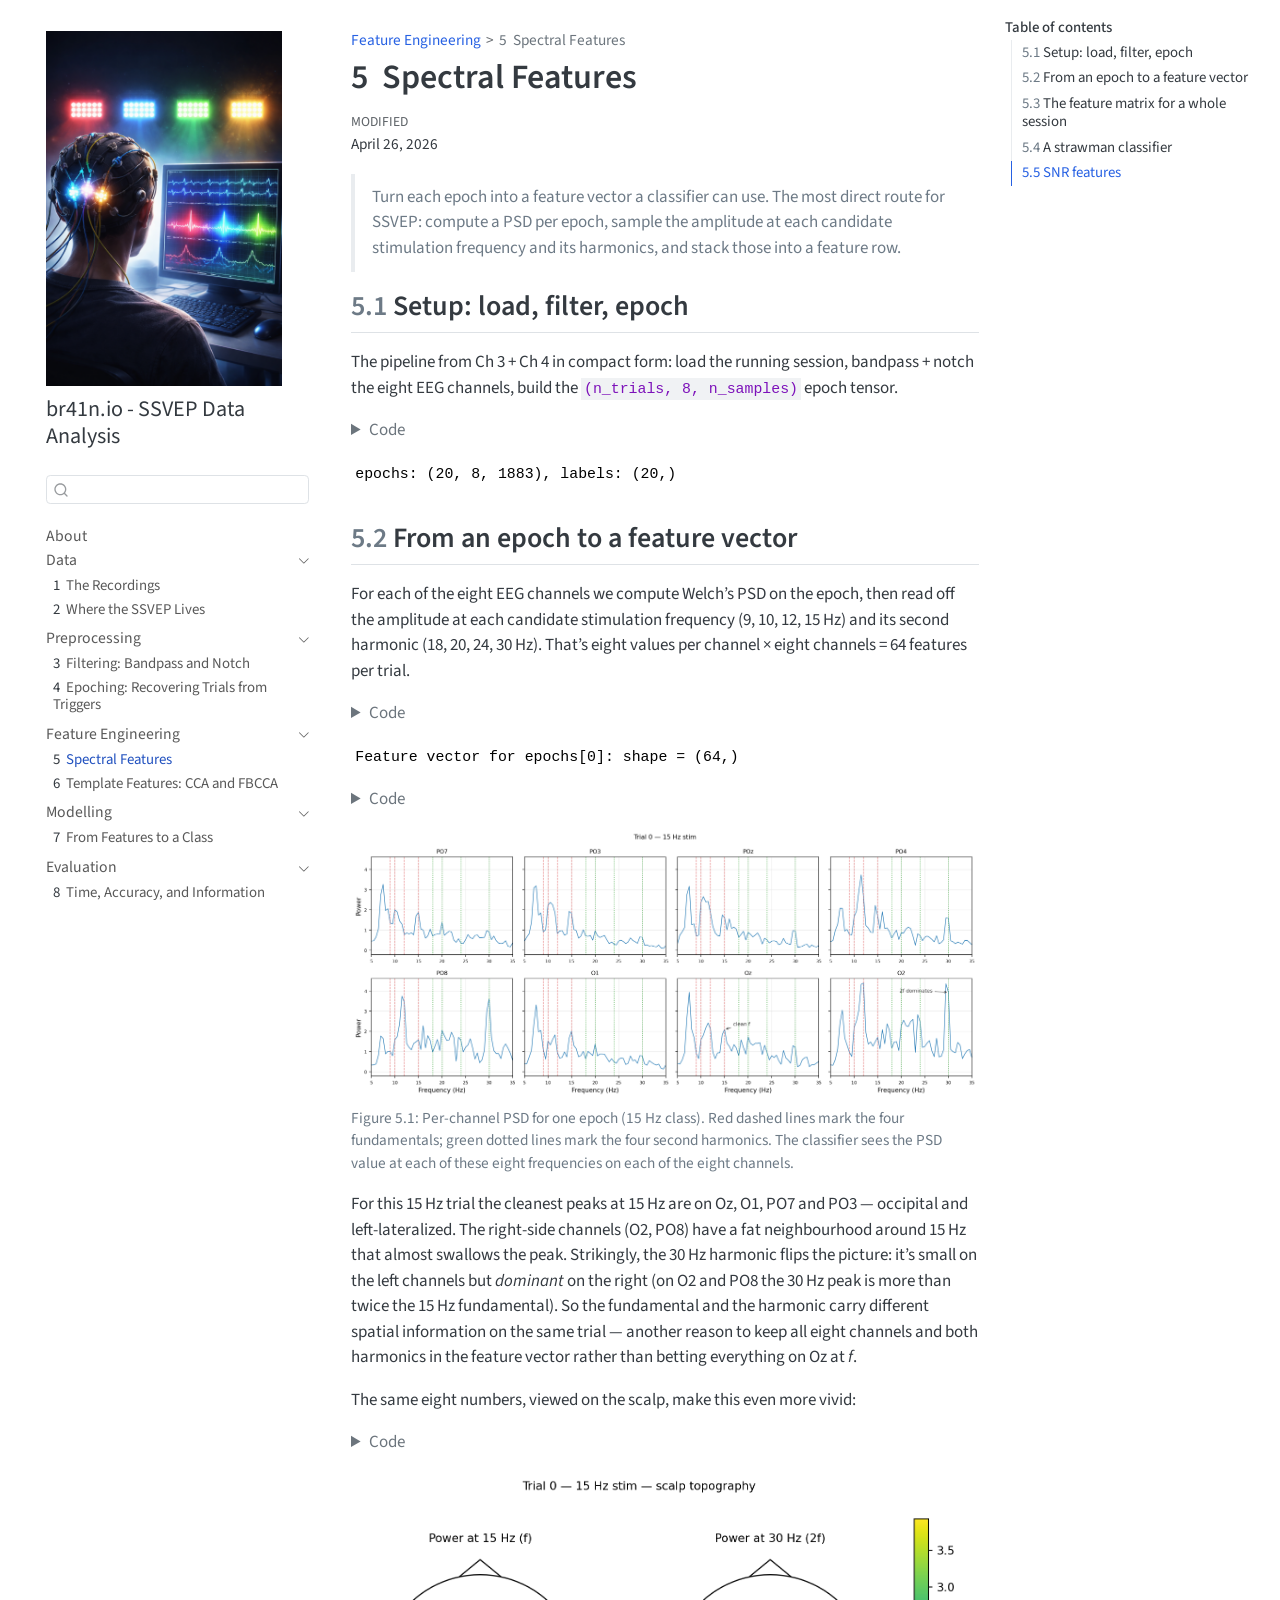
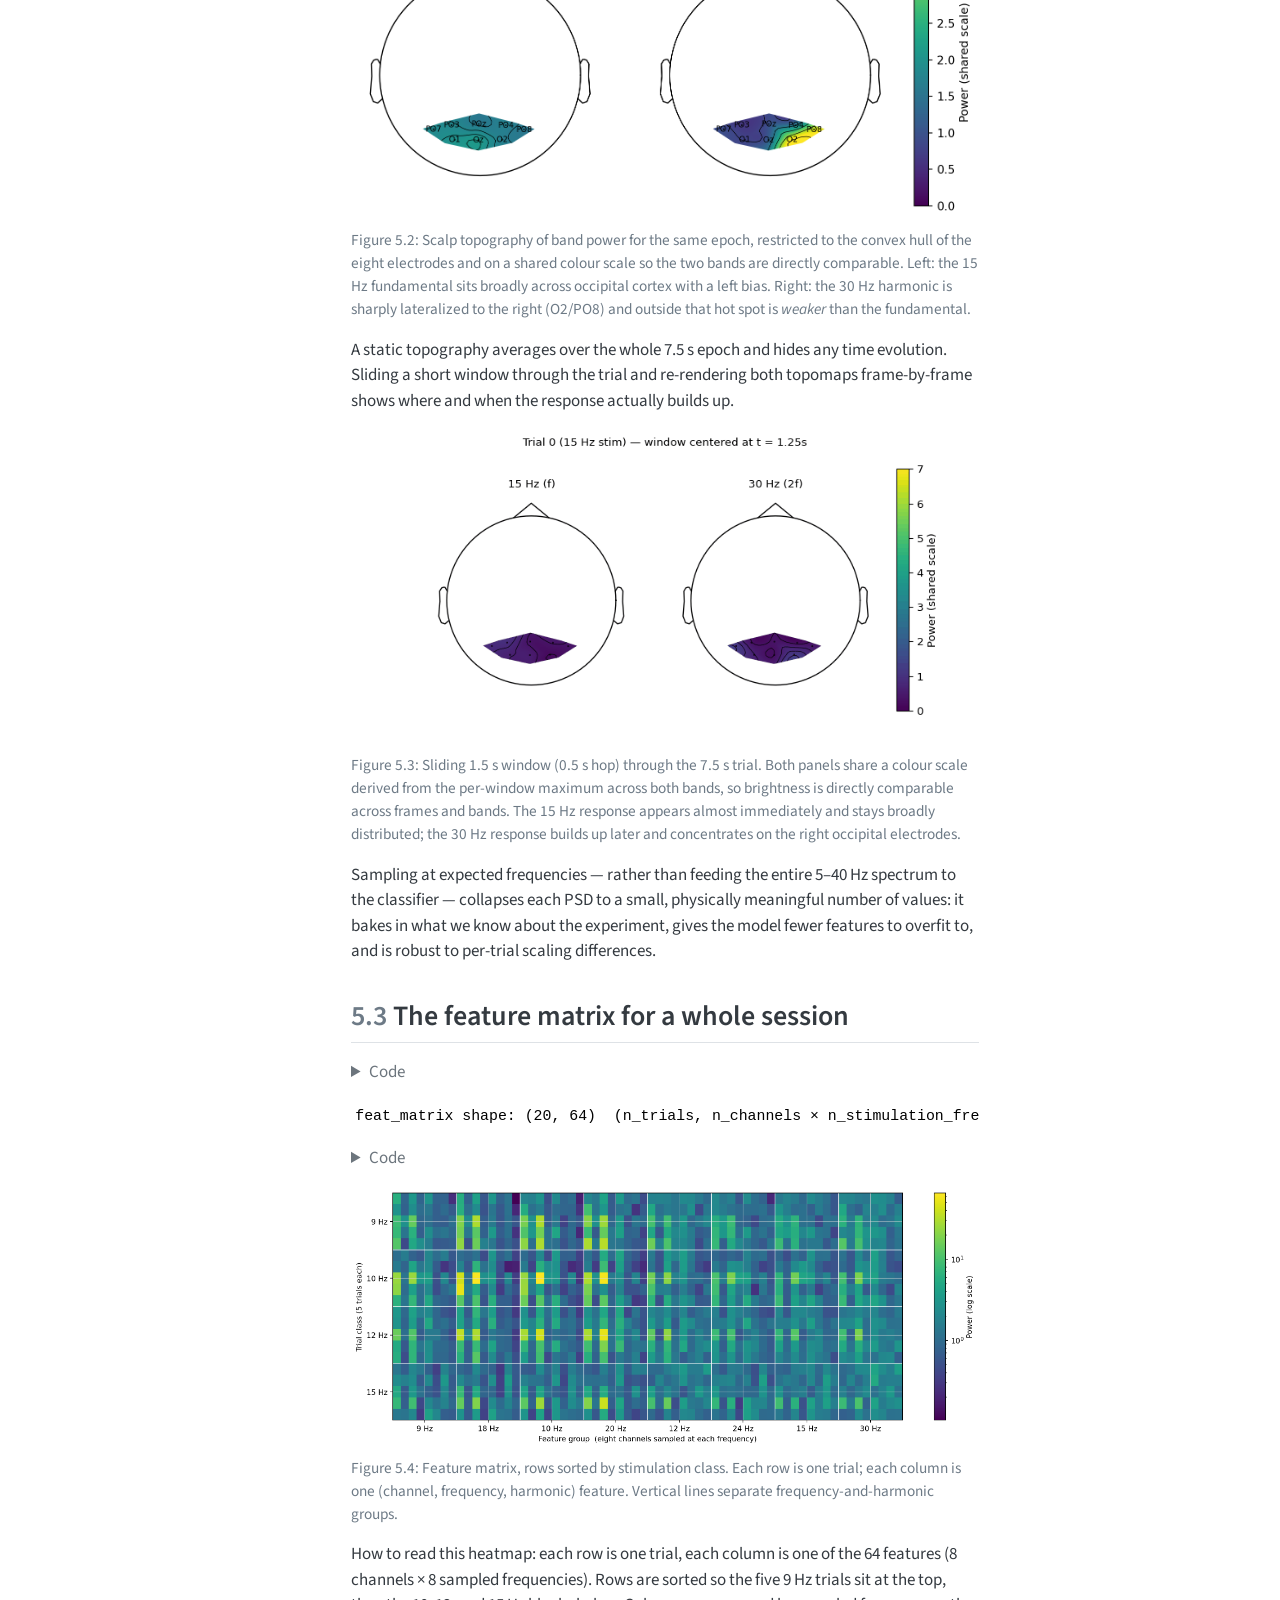
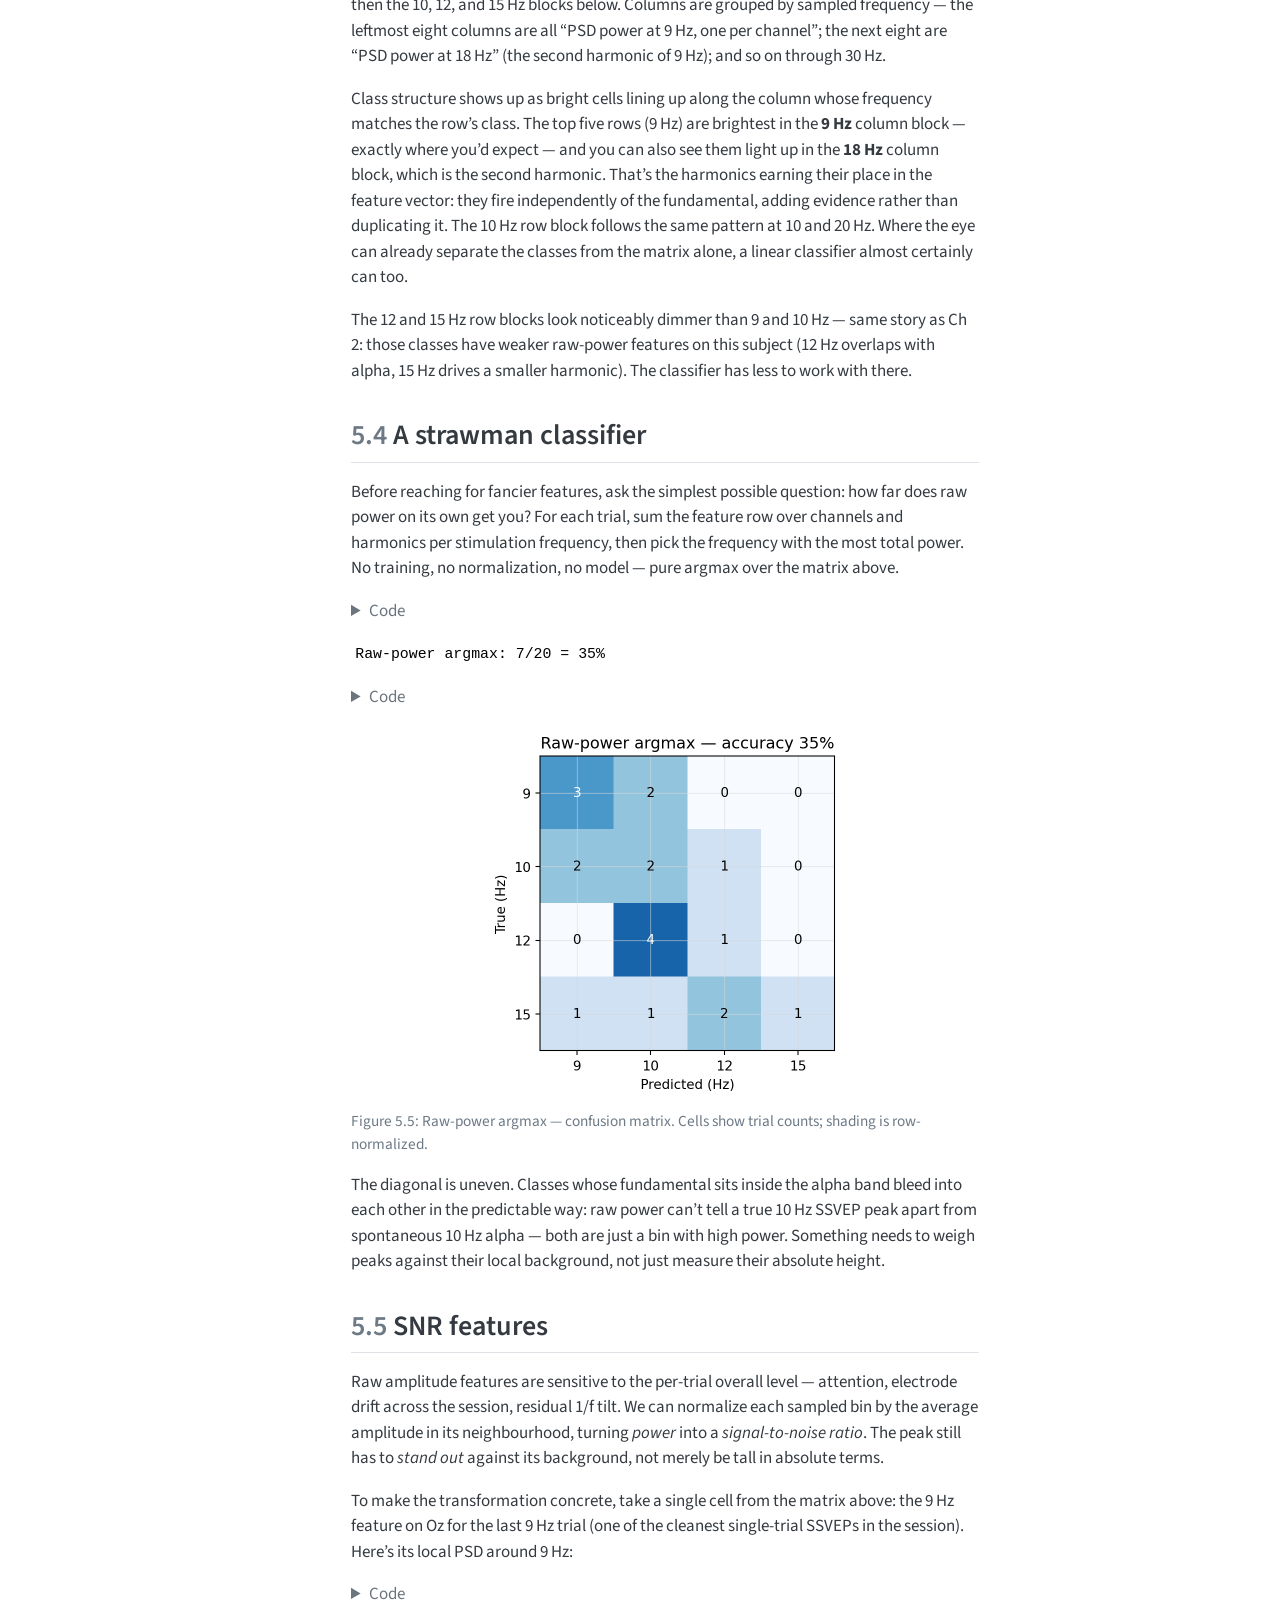
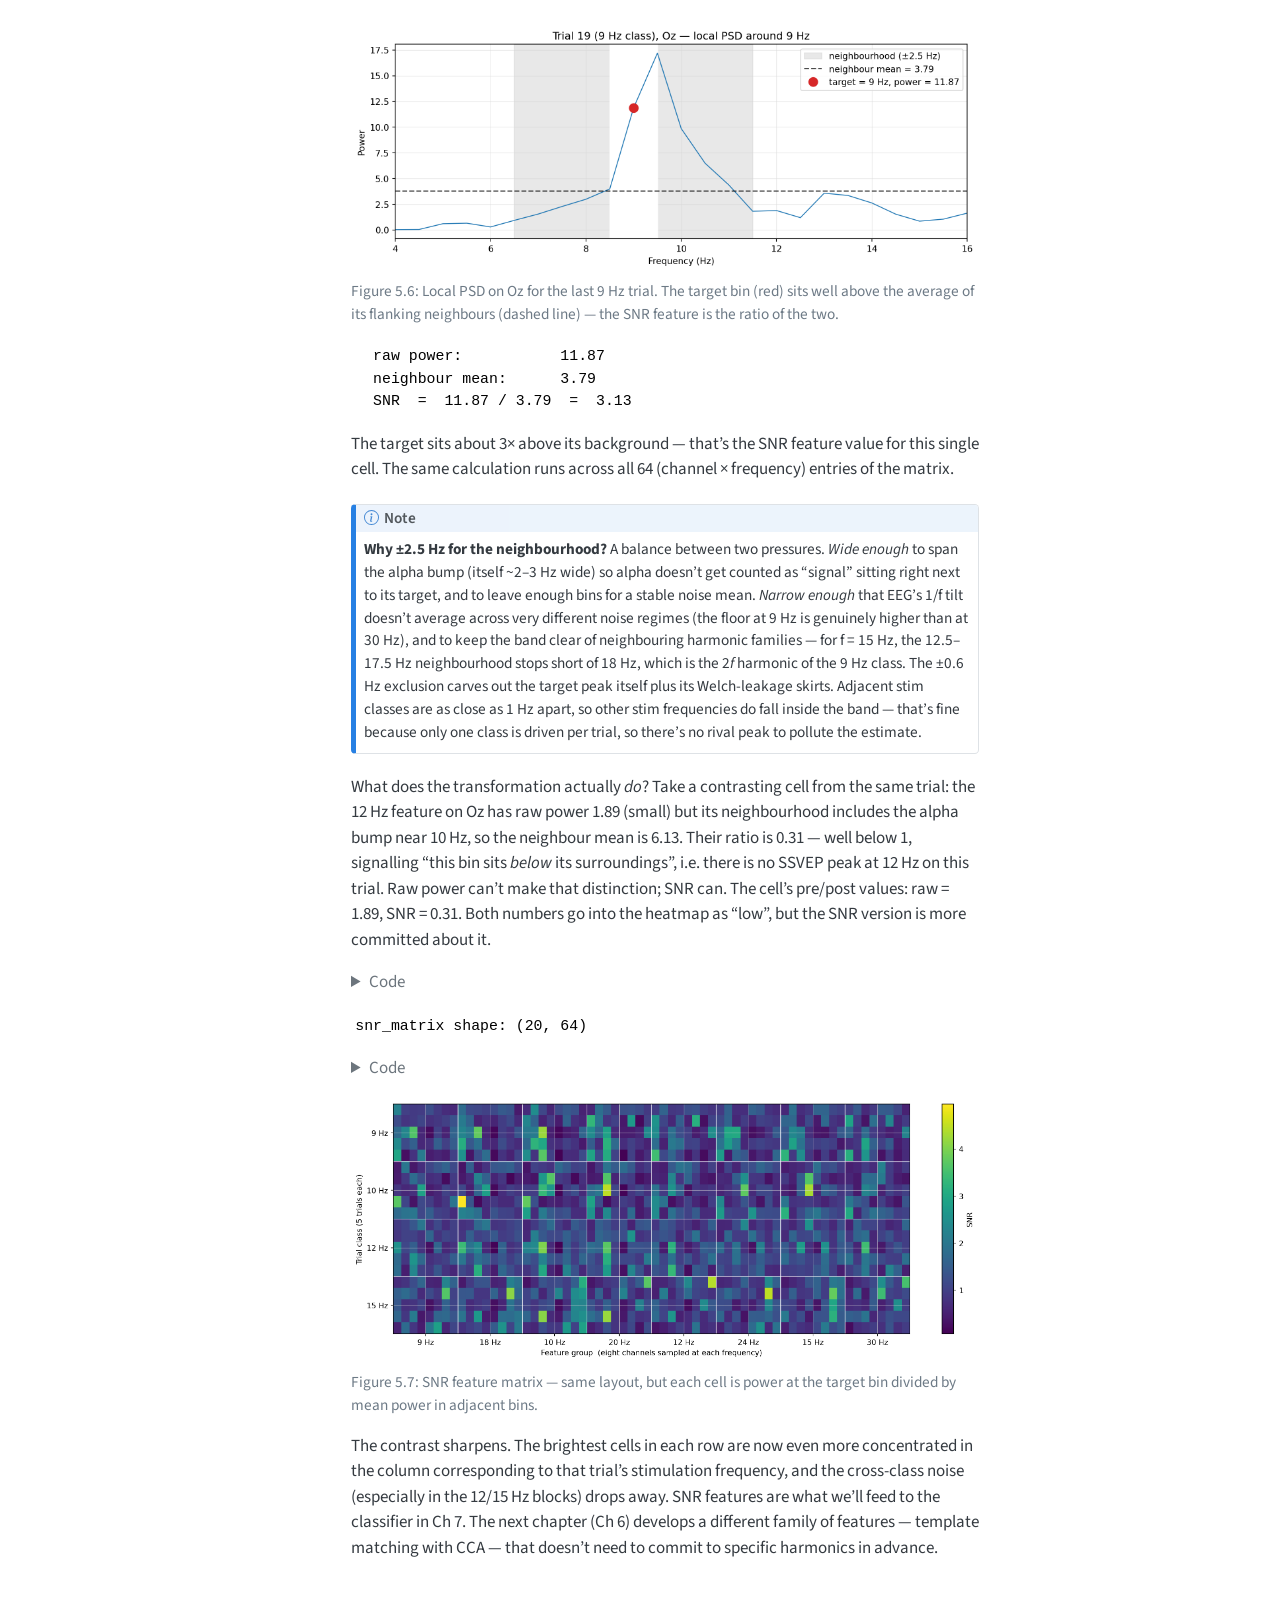
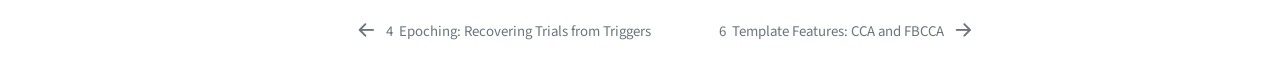
<file: 05-spectral-features.html>
<!DOCTYPE html>
<html xmlns="http://www.w3.org/1999/xhtml" lang="en" xml:lang="en"><head>

<meta charset="utf-8">
<meta name="generator" content="quarto-1.9.37">

<meta name="viewport" content="width=device-width, initial-scale=1.0, user-scalable=yes">

<meta name="description" content="Sample each epoch’s PSD at the candidate stimulation frequencies and their harmonics to build a (trials × features) matrix.">

<title>5&nbsp; Spectral Features – br41n.io - SSVEP Data Analysis</title>
<style>
/* Default styles provided by pandoc.
** See https://pandoc.org/MANUAL.html#variables-for-html for config info.
*/
code{white-space: pre-wrap;}
span.smallcaps{font-variant: small-caps;}
div.columns{display: flex; gap: min(4vw, 1.5em);}
div.column{flex: auto; overflow-x: auto;}
div.hanging-indent{margin-left: 1.5em; text-indent: -1.5em;}
ul.task-list{list-style: none;}
ul.task-list li input[type="checkbox"] {
  width: 0.8em;
  margin: 0 0.8em 0.2em -1em; /* quarto-specific, see https://github.com/quarto-dev/quarto-cli/issues/4556 */ 
  vertical-align: middle;
}
/* CSS for syntax highlighting */
html { -webkit-text-size-adjust: 100%; }
pre > code.sourceCode { white-space: pre; position: relative; }
pre > code.sourceCode > span { display: inline-block; line-height: 1.25; }
pre > code.sourceCode > span:empty { height: 1.2em; }
.sourceCode { overflow: visible; }
code.sourceCode > span { color: inherit; text-decoration: inherit; }
div.sourceCode { margin: 1em 0; }
pre.sourceCode { margin: 0; }
@media screen {
div.sourceCode { overflow: auto; }
}
@media print {
pre > code.sourceCode { white-space: pre-wrap; }
pre > code.sourceCode > span { text-indent: -5em; padding-left: 5em; }
}
pre.numberSource code
  { counter-reset: source-line 0; }
pre.numberSource code > span
  { position: relative; left: -4em; counter-increment: source-line; }
pre.numberSource code > span > a:first-child::before
  { content: counter(source-line);
    position: relative; left: -1em; text-align: right; vertical-align: baseline;
    border: none; display: inline-block;
    -webkit-touch-callout: none; -webkit-user-select: none;
    -khtml-user-select: none; -moz-user-select: none;
    -ms-user-select: none; user-select: none;
    padding: 0 4px; width: 4em;
  }
pre.numberSource { margin-left: 3em;  padding-left: 4px; }
div.sourceCode
  {   }
@media screen {
pre > code.sourceCode > span > a:first-child::before { text-decoration: underline; }
}
</style>


<script src="site_libs/quarto-nav/quarto-nav.js"></script>
<script src="site_libs/quarto-nav/headroom.min.js"></script>
<script src="site_libs/clipboard/clipboard.min.js"></script>
<script src="site_libs/quarto-search/autocomplete.umd.js"></script>
<script src="site_libs/quarto-search/fuse.min.js"></script>
<script src="site_libs/quarto-search/quarto-search.js"></script>
<meta name="quarto:offset" content="./">
<link href="./06-template-features.html" rel="next">
<link href="./04-epoching.html" rel="prev">
<script src="site_libs/quarto-html/quarto.js" type="module"></script>
<script src="site_libs/quarto-html/tabsets/tabsets.js" type="module"></script>
<script src="site_libs/quarto-html/popper.min.js"></script>
<script src="site_libs/quarto-html/tippy.umd.min.js"></script>
<script src="site_libs/quarto-html/anchor.min.js"></script>
<link href="site_libs/quarto-html/tippy.css" rel="stylesheet">
<link href="site_libs/quarto-html/quarto-syntax-highlighting-7f8f88aac4f3542376d5c11b86a4c14d.css" rel="stylesheet" id="quarto-text-highlighting-styles">
<script src="site_libs/bootstrap/bootstrap.min.js"></script>
<link href="site_libs/bootstrap/bootstrap-icons.css" rel="stylesheet">
<link href="site_libs/bootstrap/bootstrap-e9a2425ed2db37d2ba9572119ae29c4e.min.css" rel="stylesheet" append-hash="true" id="quarto-bootstrap" data-mode="light">
<script src="site_libs/quarto-contrib/glightbox/glightbox.min.js"></script>
<link href="site_libs/quarto-contrib/glightbox/glightbox.min.css" rel="stylesheet">
<link href="site_libs/quarto-contrib/glightbox/lightbox.css" rel="stylesheet">
<script id="quarto-search-options" type="application/json">{
  "location": "sidebar",
  "copy-button": false,
  "collapse-after": 3,
  "panel-placement": "start",
  "type": "textbox",
  "limit": 50,
  "keyboard-shortcut": [
    "f",
    "/",
    "s"
  ],
  "show-item-context": false,
  "language": {
    "search-no-results-text": "No results",
    "search-matching-documents-text": "matching documents",
    "search-copy-link-title": "Copy link to search",
    "search-hide-matches-text": "Hide additional matches",
    "search-more-match-text": "more match in this document",
    "search-more-matches-text": "more matches in this document",
    "search-clear-button-title": "Clear",
    "search-text-placeholder": "",
    "search-detached-cancel-button-title": "Cancel",
    "search-submit-button-title": "Submit",
    "search-label": "Search"
  }
}</script>
<script>
  !function(t,e){var o,n,p,r;e.__SV||(window.posthog && window.posthog.__loaded)||(window.posthog=e,e._i=[],e.init=function(i,s,a){function g(t,e){var o=e.split(".");2==o.length&&(t=t[o[0]],e=o[1]),t[e]=function(){t.push([e].concat(Array.prototype.slice.call(arguments,0)))}}(p=t.createElement("script")).type="text/javascript",p.crossOrigin="anonymous",p.async=!0,p.src=s.api_host.replace(".i.posthog.com","-assets.i.posthog.com")+"/static/array.js",(r=t.getElementsByTagName("script")[0]).parentNode.insertBefore(p,r);var u=e;for(void 0!==a?u=e[a]=[]:a="posthog",u.people=u.people||[],u.toString=function(t){var e="posthog";return"posthog"!==a&&(e+="."+a),t||(e+=" (stub)"),e},u.people.toString=function(){return u.toString(1)+".people (stub)"},o="Ei Ni init zi Gi Nr Ui Xi Vi capture calculateEventProperties tn register register_once register_for_session unregister unregister_for_session an getFeatureFlag getFeatureFlagPayload getFeatureFlagResult isFeatureEnabled reloadFeatureFlags updateFlags updateEarlyAccessFeatureEnrollment getEarlyAccessFeatures on onFeatureFlags onSurveysLoaded onSessionId getSurveys getActiveMatchingSurveys renderSurvey displaySurvey cancelPendingSurvey canRenderSurvey canRenderSurveyAsync ln identify setPersonProperties group resetGroups setPersonPropertiesForFlags resetPersonPropertiesForFlags setGroupPropertiesForFlags resetGroupPropertiesForFlags reset setIdentity clearIdentity get_distinct_id getGroups get_session_id get_session_replay_url alias set_config startSessionRecording stopSessionRecording sessionRecordingStarted captureException addExceptionStep captureLog startExceptionAutocapture stopExceptionAutocapture loadToolbar get_property getSessionProperty nn Qi createPersonProfile setInternalOrTestUser sn qi cn opt_in_capturing opt_out_capturing has_opted_in_capturing has_opted_out_capturing get_explicit_consent_status is_capturing clear_opt_in_out_capturing Ji debug Fr rn getPageViewId captureTraceFeedback captureTraceMetric Bi".split(" "),n=0;n<o.length;n++)g(u,o[n]);e._i.push([i,s,a])},e.__SV=1)}(document,window.posthog||[]);
  posthog.init('phc_wHedDdcdyJ5BfSpErd8TZ3BkDeUjs7SkgmvULZ955o4R', {
      api_host: 'https://eu.i.posthog.com',
      defaults: '2026-01-30',
      person_profiles: 'identified_only', // or 'always' to create profiles for anonymous users as well
  })
</script>


<link rel="stylesheet" href="custom.css">
</head>

<body class="nav-sidebar floating quarto-light">

<div id="quarto-search-results"></div>
  <header id="quarto-header" class="headroom fixed-top">
  <nav class="quarto-secondary-nav">
    <div class="container-fluid d-flex">
      <button type="button" class="quarto-btn-toggle btn" data-bs-toggle="collapse" role="button" data-bs-target=".quarto-sidebar-collapse-item" aria-controls="quarto-sidebar" aria-expanded="false" aria-label="Toggle sidebar navigation" onclick="if (window.quartoToggleHeadroom) { window.quartoToggleHeadroom(); }">
        <i class="bi bi-layout-text-sidebar-reverse"></i>
      </button>
        <nav class="quarto-page-breadcrumbs" aria-label="breadcrumb"><ol class="breadcrumb"><li class="breadcrumb-item"><a href="./05-spectral-features.html">Feature Engineering</a></li><li class="breadcrumb-item"><a href="./05-spectral-features.html"><span class="chapter-number">5</span>&nbsp; <span class="chapter-title">Spectral Features</span></a></li></ol></nav>
        <a class="flex-grow-1" role="navigation" data-bs-toggle="collapse" data-bs-target=".quarto-sidebar-collapse-item" aria-controls="quarto-sidebar" aria-expanded="false" aria-label="Toggle sidebar navigation" onclick="if (window.quartoToggleHeadroom) { window.quartoToggleHeadroom(); }">      
        </a>
      <button type="button" class="btn quarto-search-button" aria-label="Search" onclick="window.quartoOpenSearch();">
        <i class="bi bi-search"></i>
      </button>
    </div>
  </nav>
</header>
<!-- content -->
<div id="quarto-content" class="quarto-container page-columns page-rows-contents page-layout-full">
<!-- sidebar -->
  <nav id="quarto-sidebar" class="sidebar collapse collapse-horizontal quarto-sidebar-collapse-item sidebar-navigation floating overflow-auto">
    <div class="pt-lg-2 mt-2 text-left sidebar-header sidebar-header-stacked">
      <a href="./index.html" class="sidebar-logo-link">
      <img src="./logo.png" alt="" class="sidebar-logo light-content py-0 d-lg-inline d-none">
      <img src="./logo.png" alt="" class="sidebar-logo dark-content py-0 d-lg-inline d-none">
      </a>
    <div class="sidebar-title mb-0 py-0">
      <a href="./">br41n.io - SSVEP Data Analysis</a> 
    </div>
      </div>
        <div class="mt-2 flex-shrink-0 align-items-center">
        <div class="sidebar-search">
        <div id="quarto-search" class="" title="Search"></div>
        </div>
        </div>
    <div class="sidebar-menu-container"> 
    <ul class="list-unstyled mt-1">
        <li class="sidebar-item">
  <div class="sidebar-item-container"> 
  <a href="./index.html" class="sidebar-item-text sidebar-link">
 <span class="menu-text">About</span></a>
  </div>
</li>
        <li class="sidebar-item sidebar-item-section">
      <div class="sidebar-item-container"> 
            <a class="sidebar-item-text sidebar-link text-start" data-bs-toggle="collapse" data-bs-target="#quarto-sidebar-section-1" role="navigation" aria-expanded="true">
 <span class="menu-text">Data</span></a>
          <a class="sidebar-item-toggle text-start" data-bs-toggle="collapse" data-bs-target="#quarto-sidebar-section-1" role="navigation" aria-expanded="true" aria-label="Toggle section">
            <i class="bi bi-chevron-right ms-2"></i>
          </a> 
      </div>
      <ul id="quarto-sidebar-section-1" class="collapse list-unstyled sidebar-section depth1 show">  
          <li class="sidebar-item">
  <div class="sidebar-item-container"> 
  <a href="./01-recordings.html" class="sidebar-item-text sidebar-link">
 <span class="menu-text"><span class="chapter-number">1</span>&nbsp; <span class="chapter-title">The Recordings</span></span></a>
  </div>
</li>
          <li class="sidebar-item">
  <div class="sidebar-item-container"> 
  <a href="./02-ssvep-signature.html" class="sidebar-item-text sidebar-link">
 <span class="menu-text"><span class="chapter-number">2</span>&nbsp; <span class="chapter-title">Where the SSVEP Lives</span></span></a>
  </div>
</li>
      </ul>
  </li>
        <li class="sidebar-item sidebar-item-section">
      <div class="sidebar-item-container"> 
            <a class="sidebar-item-text sidebar-link text-start" data-bs-toggle="collapse" data-bs-target="#quarto-sidebar-section-2" role="navigation" aria-expanded="true">
 <span class="menu-text">Preprocessing</span></a>
          <a class="sidebar-item-toggle text-start" data-bs-toggle="collapse" data-bs-target="#quarto-sidebar-section-2" role="navigation" aria-expanded="true" aria-label="Toggle section">
            <i class="bi bi-chevron-right ms-2"></i>
          </a> 
      </div>
      <ul id="quarto-sidebar-section-2" class="collapse list-unstyled sidebar-section depth1 show">  
          <li class="sidebar-item">
  <div class="sidebar-item-container"> 
  <a href="./03-filtering.html" class="sidebar-item-text sidebar-link">
 <span class="menu-text"><span class="chapter-number">3</span>&nbsp; <span class="chapter-title">Filtering: Bandpass and Notch</span></span></a>
  </div>
</li>
          <li class="sidebar-item">
  <div class="sidebar-item-container"> 
  <a href="./04-epoching.html" class="sidebar-item-text sidebar-link">
 <span class="menu-text"><span class="chapter-number">4</span>&nbsp; <span class="chapter-title">Epoching: Recovering Trials from Triggers</span></span></a>
  </div>
</li>
      </ul>
  </li>
        <li class="sidebar-item sidebar-item-section">
      <div class="sidebar-item-container"> 
            <a class="sidebar-item-text sidebar-link text-start" data-bs-toggle="collapse" data-bs-target="#quarto-sidebar-section-3" role="navigation" aria-expanded="true">
 <span class="menu-text">Feature Engineering</span></a>
          <a class="sidebar-item-toggle text-start" data-bs-toggle="collapse" data-bs-target="#quarto-sidebar-section-3" role="navigation" aria-expanded="true" aria-label="Toggle section">
            <i class="bi bi-chevron-right ms-2"></i>
          </a> 
      </div>
      <ul id="quarto-sidebar-section-3" class="collapse list-unstyled sidebar-section depth1 show">  
          <li class="sidebar-item">
  <div class="sidebar-item-container"> 
  <a href="./05-spectral-features.html" class="sidebar-item-text sidebar-link active">
 <span class="menu-text"><span class="chapter-number">5</span>&nbsp; <span class="chapter-title">Spectral Features</span></span></a>
  </div>
</li>
          <li class="sidebar-item">
  <div class="sidebar-item-container"> 
  <a href="./06-template-features.html" class="sidebar-item-text sidebar-link">
 <span class="menu-text"><span class="chapter-number">6</span>&nbsp; <span class="chapter-title">Template Features: CCA and FBCCA</span></span></a>
  </div>
</li>
      </ul>
  </li>
        <li class="sidebar-item sidebar-item-section">
      <div class="sidebar-item-container"> 
            <a class="sidebar-item-text sidebar-link text-start" data-bs-toggle="collapse" data-bs-target="#quarto-sidebar-section-4" role="navigation" aria-expanded="true">
 <span class="menu-text">Modelling</span></a>
          <a class="sidebar-item-toggle text-start" data-bs-toggle="collapse" data-bs-target="#quarto-sidebar-section-4" role="navigation" aria-expanded="true" aria-label="Toggle section">
            <i class="bi bi-chevron-right ms-2"></i>
          </a> 
      </div>
      <ul id="quarto-sidebar-section-4" class="collapse list-unstyled sidebar-section depth1 show">  
          <li class="sidebar-item">
  <div class="sidebar-item-container"> 
  <a href="./07-classification.html" class="sidebar-item-text sidebar-link">
 <span class="menu-text"><span class="chapter-number">7</span>&nbsp; <span class="chapter-title">From Features to a Class</span></span></a>
  </div>
</li>
      </ul>
  </li>
        <li class="sidebar-item sidebar-item-section">
      <div class="sidebar-item-container"> 
            <a class="sidebar-item-text sidebar-link text-start" data-bs-toggle="collapse" data-bs-target="#quarto-sidebar-section-5" role="navigation" aria-expanded="true">
 <span class="menu-text">Evaluation</span></a>
          <a class="sidebar-item-toggle text-start" data-bs-toggle="collapse" data-bs-target="#quarto-sidebar-section-5" role="navigation" aria-expanded="true" aria-label="Toggle section">
            <i class="bi bi-chevron-right ms-2"></i>
          </a> 
      </div>
      <ul id="quarto-sidebar-section-5" class="collapse list-unstyled sidebar-section depth1 show">  
          <li class="sidebar-item">
  <div class="sidebar-item-container"> 
  <a href="./08-time-accuracy-itr.html" class="sidebar-item-text sidebar-link">
 <span class="menu-text"><span class="chapter-number">8</span>&nbsp; <span class="chapter-title">Time, Accuracy, and Information Transfer Rate</span></span></a>
  </div>
</li>
          <li class="sidebar-item">
  <div class="sidebar-item-container"> 
  <a href="./09-subjects.html" class="sidebar-item-text sidebar-link">
 <span class="menu-text"><span class="chapter-number">9</span>&nbsp; <span class="chapter-title">People Are Different</span></span></a>
  </div>
</li>
      </ul>
  </li>
        <li class="sidebar-item">
  <div class="sidebar-item-container"> 
  <a href="./summary.html" class="sidebar-item-text sidebar-link">
 <span class="menu-text">Summary</span></a>
  </div>
</li>
        <li class="sidebar-item">
  <div class="sidebar-item-container"> 
  <a href="./acronyms.html" class="sidebar-item-text sidebar-link">
 <span class="menu-text">Acronyms</span></a>
  </div>
</li>
        <li class="sidebar-item">
  <div class="sidebar-item-container"> 
  <a href="./references.html" class="sidebar-item-text sidebar-link">
 <span class="menu-text">References</span></a>
  </div>
</li>
    </ul>
    </div>
</nav>
<div id="quarto-sidebar-glass" class="quarto-sidebar-collapse-item" data-bs-toggle="collapse" data-bs-target=".quarto-sidebar-collapse-item"></div>
<!-- margin-sidebar -->
    <div id="quarto-margin-sidebar" class="sidebar margin-sidebar">
        <nav id="TOC" role="doc-toc" class="toc-active">
    <h2 id="toc-title">Table of contents</h2>
   
  <ul>
  <li><a href="#setup-load-filter-epoch" id="toc-setup-load-filter-epoch" class="nav-link active" data-scroll-target="#setup-load-filter-epoch"><span class="header-section-number">5.1</span> Setup: load, filter, epoch</a></li>
  <li><a href="#from-an-epoch-to-a-feature-vector" id="toc-from-an-epoch-to-a-feature-vector" class="nav-link" data-scroll-target="#from-an-epoch-to-a-feature-vector"><span class="header-section-number">5.2</span> From an epoch to a feature vector</a></li>
  <li><a href="#the-feature-matrix-for-a-whole-session" id="toc-the-feature-matrix-for-a-whole-session" class="nav-link" data-scroll-target="#the-feature-matrix-for-a-whole-session"><span class="header-section-number">5.3</span> The feature matrix for a whole session</a></li>
  <li><a href="#a-strawman-classifier" id="toc-a-strawman-classifier" class="nav-link" data-scroll-target="#a-strawman-classifier"><span class="header-section-number">5.4</span> A strawman classifier</a></li>
  <li><a href="#snr-features" id="toc-snr-features" class="nav-link" data-scroll-target="#snr-features"><span class="header-section-number">5.5</span> SNR features</a></li>
  </ul>
</nav>
    </div>
<!-- main -->
<main class="content column-body" id="quarto-document-content">

<header id="title-block-header" class="quarto-title-block default"><nav class="quarto-page-breadcrumbs quarto-title-breadcrumbs d-none d-lg-block" aria-label="breadcrumb"><ol class="breadcrumb"><li class="breadcrumb-item"><a href="./05-spectral-features.html">Feature Engineering</a></li><li class="breadcrumb-item"><a href="./05-spectral-features.html"><span class="chapter-number">5</span>&nbsp; <span class="chapter-title">Spectral Features</span></a></li></ol></nav>
<div class="quarto-title">
<h1 class="title"><span class="chapter-number">5</span>&nbsp; <span class="chapter-title">Spectral Features</span></h1>
</div>



<div class="quarto-title-meta column-body">

    
  
    <div>
    <div class="quarto-title-meta-heading">Modified</div>
    <div class="quarto-title-meta-contents">
      <p class="date-modified">April 26, 2026</p>
    </div>
  </div>
    
  </div>
  


</header>


<blockquote class="blockquote">
<p>Turn each epoch into a feature vector a classifier can use. The most direct route for SSVEP: compute a PSD per epoch, sample the amplitude at each candidate stimulation frequency and its harmonics, and stack those into a feature row.</p>
</blockquote>
<section id="setup-load-filter-epoch" class="level2" data-number="5.1">
<h2 data-number="5.1" class="anchored" data-anchor-id="setup-load-filter-epoch"><span class="header-section-number">5.1</span> Setup: load, filter, epoch</h2>
<p>The pipeline from Ch 3 + Ch 4 in compact form: load the running session, bandpass + notch the eight EEG channels, build the <code>(n_trials, 8, n_samples)</code> epoch tensor.</p>
<div id="26ae673f" class="cell" data-execution_count="1">
<details class="code-fold">
<summary>Code</summary>
<div class="code-copy-outer-scaffold"><div class="sourceCode cell-code" id="cb1"><pre class="sourceCode python code-with-copy"><code class="sourceCode python"><span id="cb1-1"><a href="#cb1-1" aria-hidden="true" tabindex="-1"></a><span class="im">from</span> pathlib <span class="im">import</span> Path</span>
<span id="cb1-2"><a href="#cb1-2" aria-hidden="true" tabindex="-1"></a><span class="im">import</span> numpy <span class="im">as</span> np</span>
<span id="cb1-3"><a href="#cb1-3" aria-hidden="true" tabindex="-1"></a><span class="im">import</span> scipy.io</span>
<span id="cb1-4"><a href="#cb1-4" aria-hidden="true" tabindex="-1"></a><span class="im">import</span> matplotlib.pyplot <span class="im">as</span> plt</span>
<span id="cb1-5"><a href="#cb1-5" aria-hidden="true" tabindex="-1"></a><span class="im">from</span> matplotlib.colors <span class="im">import</span> LogNorm</span>
<span id="cb1-6"><a href="#cb1-6" aria-hidden="true" tabindex="-1"></a><span class="im">from</span> scipy.signal <span class="im">import</span> welch, butter, filtfilt, iirnotch</span>
<span id="cb1-7"><a href="#cb1-7" aria-hidden="true" tabindex="-1"></a><span class="im">import</span> mne</span>
<span id="cb1-8"><a href="#cb1-8" aria-hidden="true" tabindex="-1"></a>mne.set_log_level(<span class="st">"WARNING"</span>)</span>
<span id="cb1-9"><a href="#cb1-9" aria-hidden="true" tabindex="-1"></a></span>
<span id="cb1-10"><a href="#cb1-10" aria-hidden="true" tabindex="-1"></a>DATA_DIR <span class="op">=</span> Path(<span class="st">"data"</span>)</span>
<span id="cb1-11"><a href="#cb1-11" aria-hidden="true" tabindex="-1"></a>EEG_LABELS <span class="op">=</span> [<span class="st">"PO7"</span>, <span class="st">"PO3"</span>, <span class="st">"POz"</span>, <span class="st">"PO4"</span>, <span class="st">"PO8"</span>, <span class="st">"O1"</span>, <span class="st">"Oz"</span>, <span class="st">"O2"</span>]</span>
<span id="cb1-12"><a href="#cb1-12" aria-hidden="true" tabindex="-1"></a>STIM_FREQS <span class="op">=</span> [<span class="dv">9</span>, <span class="dv">10</span>, <span class="dv">12</span>, <span class="dv">15</span>]</span>
<span id="cb1-13"><a href="#cb1-13" aria-hidden="true" tabindex="-1"></a>HARMONICS <span class="op">=</span> [<span class="dv">1</span>, <span class="dv">2</span>]</span>
<span id="cb1-14"><a href="#cb1-14" aria-hidden="true" tabindex="-1"></a></span>
<span id="cb1-15"><a href="#cb1-15" aria-hidden="true" tabindex="-1"></a>mat <span class="op">=</span> scipy.io.loadmat(DATA_DIR <span class="op">/</span> <span class="st">"subject_2_fvep_led_training_2.mat"</span>)</span>
<span id="cb1-16"><a href="#cb1-16" aria-hidden="true" tabindex="-1"></a>fs <span class="op">=</span> <span class="bu">int</span>(mat[<span class="st">"fs"</span>][<span class="dv">0</span>, <span class="dv">0</span>])</span>
<span id="cb1-17"><a href="#cb1-17" aria-hidden="true" tabindex="-1"></a>y <span class="op">=</span> mat[<span class="st">"y"</span>]</span>
<span id="cb1-18"><a href="#cb1-18" aria-hidden="true" tabindex="-1"></a></span>
<span id="cb1-19"><a href="#cb1-19" aria-hidden="true" tabindex="-1"></a></span>
<span id="cb1-20"><a href="#cb1-20" aria-hidden="true" tabindex="-1"></a><span class="kw">def</span> make_filters(fs, low<span class="op">=</span><span class="fl">5.0</span>, high<span class="op">=</span><span class="fl">40.0</span>, line<span class="op">=</span><span class="fl">50.0</span>, order<span class="op">=</span><span class="dv">4</span>, notch_q<span class="op">=</span><span class="dv">30</span>):</span>
<span id="cb1-21"><a href="#cb1-21" aria-hidden="true" tabindex="-1"></a>    bp_b, bp_a <span class="op">=</span> butter(order, [low, high], btype<span class="op">=</span><span class="st">"band"</span>, fs<span class="op">=</span>fs)</span>
<span id="cb1-22"><a href="#cb1-22" aria-hidden="true" tabindex="-1"></a>    n_b, n_a <span class="op">=</span> iirnotch(line, notch_q, fs<span class="op">=</span>fs)</span>
<span id="cb1-23"><a href="#cb1-23" aria-hidden="true" tabindex="-1"></a>    <span class="cf">return</span> (bp_b, bp_a), (n_b, n_a)</span>
<span id="cb1-24"><a href="#cb1-24" aria-hidden="true" tabindex="-1"></a></span>
<span id="cb1-25"><a href="#cb1-25" aria-hidden="true" tabindex="-1"></a></span>
<span id="cb1-26"><a href="#cb1-26" aria-hidden="true" tabindex="-1"></a><span class="kw">def</span> apply_filters(x, bp, notch):</span>
<span id="cb1-27"><a href="#cb1-27" aria-hidden="true" tabindex="-1"></a>    <span class="cf">return</span> filtfilt(<span class="op">*</span>notch, filtfilt(<span class="op">*</span>bp, x))</span>
<span id="cb1-28"><a href="#cb1-28" aria-hidden="true" tabindex="-1"></a></span>
<span id="cb1-29"><a href="#cb1-29" aria-hidden="true" tabindex="-1"></a></span>
<span id="cb1-30"><a href="#cb1-30" aria-hidden="true" tabindex="-1"></a><span class="kw">def</span> find_trials(y):</span>
<span id="cb1-31"><a href="#cb1-31" aria-hidden="true" tabindex="-1"></a>    ch10 <span class="op">=</span> y[<span class="dv">9</span>].astype(<span class="bu">int</span>)</span>
<span id="cb1-32"><a href="#cb1-32" aria-hidden="true" tabindex="-1"></a>    active <span class="op">=</span> (ch10 <span class="op">!=</span> <span class="dv">0</span>).astype(<span class="bu">int</span>)</span>
<span id="cb1-33"><a href="#cb1-33" aria-hidden="true" tabindex="-1"></a>    diff <span class="op">=</span> np.diff(active)</span>
<span id="cb1-34"><a href="#cb1-34" aria-hidden="true" tabindex="-1"></a>    starts <span class="op">=</span> np.where(diff <span class="op">==</span> <span class="dv">1</span>)[<span class="dv">0</span>] <span class="op">+</span> <span class="dv">1</span></span>
<span id="cb1-35"><a href="#cb1-35" aria-hidden="true" tabindex="-1"></a>    ends <span class="op">=</span> np.where(diff <span class="op">==</span> <span class="op">-</span><span class="dv">1</span>)[<span class="dv">0</span>] <span class="op">+</span> <span class="dv">1</span></span>
<span id="cb1-36"><a href="#cb1-36" aria-hidden="true" tabindex="-1"></a>    <span class="cf">return</span> [(<span class="bu">int</span>(s), <span class="bu">int</span>(e), <span class="bu">int</span>(ch10[s])) <span class="cf">for</span> s, e <span class="kw">in</span> <span class="bu">zip</span>(starts, ends)]</span>
<span id="cb1-37"><a href="#cb1-37" aria-hidden="true" tabindex="-1"></a></span>
<span id="cb1-38"><a href="#cb1-38" aria-hidden="true" tabindex="-1"></a></span>
<span id="cb1-39"><a href="#cb1-39" aria-hidden="true" tabindex="-1"></a>bp, notch <span class="op">=</span> make_filters(fs)</span>
<span id="cb1-40"><a href="#cb1-40" aria-hidden="true" tabindex="-1"></a>y_filt <span class="op">=</span> y.astype(<span class="bu">float</span>).copy()</span>
<span id="cb1-41"><a href="#cb1-41" aria-hidden="true" tabindex="-1"></a><span class="cf">for</span> ci <span class="kw">in</span> <span class="bu">range</span>(<span class="dv">1</span>, <span class="dv">9</span>):</span>
<span id="cb1-42"><a href="#cb1-42" aria-hidden="true" tabindex="-1"></a>    y_filt[ci] <span class="op">=</span> apply_filters(y[ci], bp, notch)</span>
<span id="cb1-43"><a href="#cb1-43" aria-hidden="true" tabindex="-1"></a></span>
<span id="cb1-44"><a href="#cb1-44" aria-hidden="true" tabindex="-1"></a>trials <span class="op">=</span> find_trials(y)</span>
<span id="cb1-45"><a href="#cb1-45" aria-hidden="true" tabindex="-1"></a>n_samples <span class="op">=</span> trials[<span class="dv">0</span>][<span class="dv">1</span>] <span class="op">-</span> trials[<span class="dv">0</span>][<span class="dv">0</span>]</span>
<span id="cb1-46"><a href="#cb1-46" aria-hidden="true" tabindex="-1"></a>epochs <span class="op">=</span> np.stack([y_filt[<span class="dv">1</span>:<span class="dv">9</span>, s:s <span class="op">+</span> n_samples] <span class="cf">for</span> s, _, _ <span class="kw">in</span> trials])</span>
<span id="cb1-47"><a href="#cb1-47" aria-hidden="true" tabindex="-1"></a>labels <span class="op">=</span> np.array([fr <span class="cf">for</span> _, _, fr <span class="kw">in</span> trials])</span>
<span id="cb1-48"><a href="#cb1-48" aria-hidden="true" tabindex="-1"></a><span class="bu">print</span>(<span class="ss">f"epochs: </span><span class="sc">{</span>epochs<span class="sc">.</span>shape<span class="sc">}</span><span class="ss">, labels: </span><span class="sc">{</span>labels<span class="sc">.</span>shape<span class="sc">}</span><span class="ss">"</span>)</span></code></pre></div><button title="Copy to Clipboard" class="code-copy-button"><i class="bi"></i></button></div>
</details>
<div class="cell-output cell-output-stdout">
<pre><code>epochs: (20, 8, 1883), labels: (20,)</code></pre>
</div>
</div>
</section>
<section id="from-an-epoch-to-a-feature-vector" class="level2" data-number="5.2">
<h2 data-number="5.2" class="anchored" data-anchor-id="from-an-epoch-to-a-feature-vector"><span class="header-section-number">5.2</span> From an epoch to a feature vector</h2>
<p>For each of the eight EEG channels we compute Welch’s PSD on the epoch, then read off the amplitude at each candidate stimulation frequency (9, 10, 12, 15 Hz) and its second harmonic (18, 20, 24, 30 Hz). That’s eight values per channel × eight channels = 64 features per trial.</p>
<div id="d4bc318e" class="cell" data-execution_count="2">
<details class="code-fold">
<summary>Code</summary>
<div class="code-copy-outer-scaffold"><div class="sourceCode cell-code" id="cb3"><pre class="sourceCode python code-with-copy"><code class="sourceCode python"><span id="cb3-1"><a href="#cb3-1" aria-hidden="true" tabindex="-1"></a>NPERSEG <span class="op">=</span> <span class="dv">512</span>  <span class="co"># 0.5 Hz resolution at fs = 256 Hz</span></span>
<span id="cb3-2"><a href="#cb3-2" aria-hidden="true" tabindex="-1"></a></span>
<span id="cb3-3"><a href="#cb3-3" aria-hidden="true" tabindex="-1"></a></span>
<span id="cb3-4"><a href="#cb3-4" aria-hidden="true" tabindex="-1"></a><span class="kw">def</span> channel_psd(channel, fs, nperseg<span class="op">=</span>NPERSEG):</span>
<span id="cb3-5"><a href="#cb3-5" aria-hidden="true" tabindex="-1"></a>    <span class="cf">return</span> welch(channel, fs<span class="op">=</span>fs, nperseg<span class="op">=</span><span class="bu">min</span>(nperseg, <span class="bu">len</span>(channel)))</span>
<span id="cb3-6"><a href="#cb3-6" aria-hidden="true" tabindex="-1"></a></span>
<span id="cb3-7"><a href="#cb3-7" aria-hidden="true" tabindex="-1"></a></span>
<span id="cb3-8"><a href="#cb3-8" aria-hidden="true" tabindex="-1"></a><span class="kw">def</span> epoch_features(epoch, fs):</span>
<span id="cb3-9"><a href="#cb3-9" aria-hidden="true" tabindex="-1"></a>    <span class="co">"""Return a (n_channels * len(STIM_FREQS) * len(HARMONICS),) feature vector."""</span></span>
<span id="cb3-10"><a href="#cb3-10" aria-hidden="true" tabindex="-1"></a>    feats <span class="op">=</span> []</span>
<span id="cb3-11"><a href="#cb3-11" aria-hidden="true" tabindex="-1"></a>    <span class="cf">for</span> ch <span class="kw">in</span> <span class="bu">range</span>(epoch.shape[<span class="dv">0</span>]):</span>
<span id="cb3-12"><a href="#cb3-12" aria-hidden="true" tabindex="-1"></a>        ff, pxx <span class="op">=</span> channel_psd(epoch[ch], fs)</span>
<span id="cb3-13"><a href="#cb3-13" aria-hidden="true" tabindex="-1"></a>        <span class="cf">for</span> f <span class="kw">in</span> STIM_FREQS:</span>
<span id="cb3-14"><a href="#cb3-14" aria-hidden="true" tabindex="-1"></a>            <span class="cf">for</span> h <span class="kw">in</span> HARMONICS:</span>
<span id="cb3-15"><a href="#cb3-15" aria-hidden="true" tabindex="-1"></a>                feats.append(pxx[np.argmin(np.<span class="bu">abs</span>(ff <span class="op">-</span> h <span class="op">*</span> f))])</span>
<span id="cb3-16"><a href="#cb3-16" aria-hidden="true" tabindex="-1"></a>    <span class="cf">return</span> np.array(feats)</span>
<span id="cb3-17"><a href="#cb3-17" aria-hidden="true" tabindex="-1"></a></span>
<span id="cb3-18"><a href="#cb3-18" aria-hidden="true" tabindex="-1"></a></span>
<span id="cb3-19"><a href="#cb3-19" aria-hidden="true" tabindex="-1"></a><span class="bu">print</span>(<span class="ss">f"Feature vector for epochs[0]: shape = </span><span class="sc">{</span>epoch_features(epochs[<span class="dv">0</span>], fs)<span class="sc">.</span>shape<span class="sc">}</span><span class="ss">"</span>)</span></code></pre></div><button title="Copy to Clipboard" class="code-copy-button"><i class="bi"></i></button></div>
</details>
<div class="cell-output cell-output-stdout">
<pre><code>Feature vector for epochs[0]: shape = (64,)</code></pre>
</div>
</div>
<div id="cell-fig-one-trial-channels" class="cell" data-execution_count="3">
<details class="code-fold">
<summary>Code</summary>
<div class="code-copy-outer-scaffold"><div class="sourceCode cell-code" id="cb5"><pre class="sourceCode python code-with-copy"><code class="sourceCode python"><span id="cb5-1"><a href="#cb5-1" aria-hidden="true" tabindex="-1"></a>ep_idx <span class="op">=</span> <span class="dv">0</span></span>
<span id="cb5-2"><a href="#cb5-2" aria-hidden="true" tabindex="-1"></a>ep <span class="op">=</span> epochs[ep_idx]</span>
<span id="cb5-3"><a href="#cb5-3" aria-hidden="true" tabindex="-1"></a>ep_label <span class="op">=</span> labels[ep_idx]</span>
<span id="cb5-4"><a href="#cb5-4" aria-hidden="true" tabindex="-1"></a></span>
<span id="cb5-5"><a href="#cb5-5" aria-hidden="true" tabindex="-1"></a><span class="co"># (channel index, freq to mark, label, text offset in points)</span></span>
<span id="cb5-6"><a href="#cb5-6" aria-hidden="true" tabindex="-1"></a>HIGHLIGHTS <span class="op">=</span> [</span>
<span id="cb5-7"><a href="#cb5-7" aria-hidden="true" tabindex="-1"></a>    (<span class="dv">6</span>, <span class="dv">15</span>, <span class="st">"clean f"</span>, (<span class="dv">14</span>, <span class="dv">6</span>)),       <span class="co"># Oz — fundamental</span></span>
<span id="cb5-8"><a href="#cb5-8" aria-hidden="true" tabindex="-1"></a>    (<span class="dv">7</span>, <span class="dv">30</span>, <span class="st">"2f dominates"</span>, (<span class="op">-</span><span class="dv">78</span>, <span class="dv">0</span>)), <span class="co"># O2 — harmonic flip</span></span>
<span id="cb5-9"><a href="#cb5-9" aria-hidden="true" tabindex="-1"></a>]</span>
<span id="cb5-10"><a href="#cb5-10" aria-hidden="true" tabindex="-1"></a></span>
<span id="cb5-11"><a href="#cb5-11" aria-hidden="true" tabindex="-1"></a>fig, axes <span class="op">=</span> plt.subplots(<span class="dv">2</span>, <span class="dv">4</span>, figsize<span class="op">=</span>(<span class="dv">14</span>, <span class="dv">6</span>), sharey<span class="op">=</span><span class="va">True</span>)</span>
<span id="cb5-12"><a href="#cb5-12" aria-hidden="true" tabindex="-1"></a><span class="cf">for</span> ci, ax <span class="kw">in</span> <span class="bu">enumerate</span>(axes.ravel()):</span>
<span id="cb5-13"><a href="#cb5-13" aria-hidden="true" tabindex="-1"></a>    ff, pxx <span class="op">=</span> channel_psd(ep[ci], fs)</span>
<span id="cb5-14"><a href="#cb5-14" aria-hidden="true" tabindex="-1"></a>    ax.plot(ff, pxx, lw<span class="op">=</span><span class="fl">0.9</span>)</span>
<span id="cb5-15"><a href="#cb5-15" aria-hidden="true" tabindex="-1"></a>    <span class="cf">for</span> f <span class="kw">in</span> STIM_FREQS:</span>
<span id="cb5-16"><a href="#cb5-16" aria-hidden="true" tabindex="-1"></a>        ax.axvline(f, color<span class="op">=</span><span class="st">"C3"</span>, ls<span class="op">=</span><span class="st">"--"</span>, alpha<span class="op">=</span><span class="fl">0.6</span>, lw<span class="op">=</span><span class="fl">0.9</span>)</span>
<span id="cb5-17"><a href="#cb5-17" aria-hidden="true" tabindex="-1"></a>        ax.axvline(<span class="dv">2</span> <span class="op">*</span> f, color<span class="op">=</span><span class="st">"C2"</span>, ls<span class="op">=</span><span class="st">":"</span>, alpha<span class="op">=</span><span class="fl">0.9</span>, lw<span class="op">=</span><span class="fl">1.1</span>)</span>
<span id="cb5-18"><a href="#cb5-18" aria-hidden="true" tabindex="-1"></a>    <span class="cf">for</span> h_ci, h_f, h_label, h_off <span class="kw">in</span> HIGHLIGHTS:</span>
<span id="cb5-19"><a href="#cb5-19" aria-hidden="true" tabindex="-1"></a>        <span class="cf">if</span> h_ci <span class="op">==</span> ci:</span>
<span id="cb5-20"><a href="#cb5-20" aria-hidden="true" tabindex="-1"></a>            bin_i <span class="op">=</span> np.argmin(np.<span class="bu">abs</span>(ff <span class="op">-</span> h_f))</span>
<span id="cb5-21"><a href="#cb5-21" aria-hidden="true" tabindex="-1"></a>            ax.annotate(</span>
<span id="cb5-22"><a href="#cb5-22" aria-hidden="true" tabindex="-1"></a>                h_label, xy<span class="op">=</span>(ff[bin_i], pxx[bin_i]),</span>
<span id="cb5-23"><a href="#cb5-23" aria-hidden="true" tabindex="-1"></a>                xytext<span class="op">=</span>h_off, textcoords<span class="op">=</span><span class="st">"offset points"</span>,</span>
<span id="cb5-24"><a href="#cb5-24" aria-hidden="true" tabindex="-1"></a>                fontsize<span class="op">=</span><span class="dv">8</span>, color<span class="op">=</span><span class="st">"0.2"</span>,</span>
<span id="cb5-25"><a href="#cb5-25" aria-hidden="true" tabindex="-1"></a>                arrowprops<span class="op">=</span><span class="bu">dict</span>(arrowstyle<span class="op">=</span><span class="st">"-&gt;"</span>, lw<span class="op">=</span><span class="fl">0.8</span>, color<span class="op">=</span><span class="st">"0.2"</span>),</span>
<span id="cb5-26"><a href="#cb5-26" aria-hidden="true" tabindex="-1"></a>            )</span>
<span id="cb5-27"><a href="#cb5-27" aria-hidden="true" tabindex="-1"></a>    ax.set_xlim(<span class="dv">5</span>, <span class="dv">35</span>)</span>
<span id="cb5-28"><a href="#cb5-28" aria-hidden="true" tabindex="-1"></a>    ax.set_title(EEG_LABELS[ci], fontsize<span class="op">=</span><span class="dv">9</span>)</span>
<span id="cb5-29"><a href="#cb5-29" aria-hidden="true" tabindex="-1"></a>    ax.tick_params(labelsize<span class="op">=</span><span class="dv">7</span>)</span>
<span id="cb5-30"><a href="#cb5-30" aria-hidden="true" tabindex="-1"></a><span class="cf">for</span> ax <span class="kw">in</span> axes[<span class="op">-</span><span class="dv">1</span>]:</span>
<span id="cb5-31"><a href="#cb5-31" aria-hidden="true" tabindex="-1"></a>    ax.set_xlabel(<span class="st">"Frequency (Hz)"</span>)</span>
<span id="cb5-32"><a href="#cb5-32" aria-hidden="true" tabindex="-1"></a><span class="cf">for</span> ax <span class="kw">in</span> axes[:, <span class="dv">0</span>]:</span>
<span id="cb5-33"><a href="#cb5-33" aria-hidden="true" tabindex="-1"></a>    ax.set_ylabel(<span class="st">"Power"</span>)</span>
<span id="cb5-34"><a href="#cb5-34" aria-hidden="true" tabindex="-1"></a>fig.suptitle(<span class="ss">f"Trial </span><span class="sc">{</span>ep_idx<span class="sc">}</span><span class="ss"> — </span><span class="sc">{</span>ep_label<span class="sc">}</span><span class="ss"> Hz stim"</span>, fontsize<span class="op">=</span><span class="dv">10</span>)</span>
<span id="cb5-35"><a href="#cb5-35" aria-hidden="true" tabindex="-1"></a>fig.tight_layout()</span>
<span id="cb5-36"><a href="#cb5-36" aria-hidden="true" tabindex="-1"></a>fig.savefig(<span class="st">"images/05-spectral-features_one_trial.png"</span>, dpi<span class="op">=</span><span class="dv">200</span>, bbox_inches<span class="op">=</span><span class="st">"tight"</span>)</span>
<span id="cb5-37"><a href="#cb5-37" aria-hidden="true" tabindex="-1"></a>plt.show()</span></code></pre></div><button title="Copy to Clipboard" class="code-copy-button"><i class="bi"></i></button></div>
</details>
<div class="cell-output cell-output-display">
<div id="fig-one-trial-channels" class="quarto-float quarto-figure quarto-figure-center anchored">
<figure class="quarto-float quarto-float-fig figure">
<div aria-describedby="fig-one-trial-channels-caption-0ceaefa1-69ba-4598-a22c-09a6ac19f8ca">
<a href="05-spectral-features_files/figure-html/fig-one-trial-channels-output-1.png" class="lightbox" data-gallery="quarto-lightbox-gallery-1" title="Figure&nbsp;5.1: Per-channel PSD for one epoch (15 Hz class). Red dashed lines mark the four fundamentals; green dotted lines mark the four second harmonics. The classifier sees the PSD value at each of these eight frequencies on each of the eight channels."><img src="05-spectral-features_files/figure-html/fig-one-trial-channels-output-1.png" width="1334" height="570" class="figure-img"></a>
</div>
<figcaption class="quarto-float-caption-bottom quarto-float-caption quarto-float-fig" id="fig-one-trial-channels-caption-0ceaefa1-69ba-4598-a22c-09a6ac19f8ca">
Figure&nbsp;5.1: Per-channel PSD for one epoch (15 Hz class). Red dashed lines mark the four fundamentals; green dotted lines mark the four second harmonics. The classifier sees the PSD value at each of these eight frequencies on each of the eight channels.
</figcaption>
</figure>
</div>
</div>
</div>
<p>For this 15 Hz trial the cleanest peaks at 15 Hz are on Oz, O1, PO7 and PO3 — occipital and left-lateralized. The right-side channels (O2, PO8) have a fat neighbourhood around 15 Hz that almost swallows the peak. Strikingly, the 30 Hz harmonic flips the picture: it’s small on the left channels but <em>dominant</em> on the right (on O2 and PO8 the 30 Hz peak is more than twice the 15 Hz fundamental). So the fundamental and the harmonic carry different spatial information on the same trial — another reason to keep all eight channels and both harmonics in the feature vector rather than betting everything on Oz at <em>f</em>.</p>
<p>The same eight numbers, viewed on the scalp, make this even more vivid:</p>
<div id="cell-fig-topomap-f-2f" class="cell" data-execution_count="4">
<details class="code-fold">
<summary>Code</summary>
<div class="code-copy-outer-scaffold"><div class="sourceCode cell-code" id="cb6"><pre class="sourceCode python code-with-copy"><code class="sourceCode python"><span id="cb6-1"><a href="#cb6-1" aria-hidden="true" tabindex="-1"></a>ff_ch, pxx_ch <span class="op">=</span> welch(ep, fs<span class="op">=</span>fs, nperseg<span class="op">=</span><span class="bu">min</span>(NPERSEG, ep.shape[<span class="dv">1</span>]))</span>
<span id="cb6-2"><a href="#cb6-2" aria-hidden="true" tabindex="-1"></a>p15 <span class="op">=</span> pxx_ch[:, np.argmin(np.<span class="bu">abs</span>(ff_ch <span class="op">-</span> <span class="dv">15</span>))]</span>
<span id="cb6-3"><a href="#cb6-3" aria-hidden="true" tabindex="-1"></a>p30 <span class="op">=</span> pxx_ch[:, np.argmin(np.<span class="bu">abs</span>(ff_ch <span class="op">-</span> <span class="dv">30</span>))]</span>
<span id="cb6-4"><a href="#cb6-4" aria-hidden="true" tabindex="-1"></a></span>
<span id="cb6-5"><a href="#cb6-5" aria-hidden="true" tabindex="-1"></a>info <span class="op">=</span> mne.create_info(ch_names<span class="op">=</span>EEG_LABELS, sfreq<span class="op">=</span>fs, ch_types<span class="op">=</span><span class="st">"eeg"</span>)</span>
<span id="cb6-6"><a href="#cb6-6" aria-hidden="true" tabindex="-1"></a>info.set_montage(mne.channels.make_standard_montage(<span class="st">"standard_1020"</span>))</span>
<span id="cb6-7"><a href="#cb6-7" aria-hidden="true" tabindex="-1"></a></span>
<span id="cb6-8"><a href="#cb6-8" aria-hidden="true" tabindex="-1"></a>vmax <span class="op">=</span> <span class="bu">max</span>(p15.<span class="bu">max</span>(), p30.<span class="bu">max</span>())</span>
<span id="cb6-9"><a href="#cb6-9" aria-hidden="true" tabindex="-1"></a>fig, axes <span class="op">=</span> plt.subplots(<span class="dv">1</span>, <span class="dv">2</span>, figsize<span class="op">=</span>(<span class="dv">9</span>, <span class="fl">4.5</span>))</span>
<span id="cb6-10"><a href="#cb6-10" aria-hidden="true" tabindex="-1"></a><span class="cf">for</span> ax, vals, title <span class="kw">in</span> [(axes[<span class="dv">0</span>], p15, <span class="st">"Power at 15 Hz (f)"</span>),</span>
<span id="cb6-11"><a href="#cb6-11" aria-hidden="true" tabindex="-1"></a>                         (axes[<span class="dv">1</span>], p30, <span class="st">"Power at 30 Hz (2f)"</span>)]:</span>
<span id="cb6-12"><a href="#cb6-12" aria-hidden="true" tabindex="-1"></a>    im, _ <span class="op">=</span> mne.viz.plot_topomap(vals, info, axes<span class="op">=</span>ax, show<span class="op">=</span><span class="va">False</span>,</span>
<span id="cb6-13"><a href="#cb6-13" aria-hidden="true" tabindex="-1"></a>                                  names<span class="op">=</span>EEG_LABELS, cmap<span class="op">=</span><span class="st">"viridis"</span>,</span>
<span id="cb6-14"><a href="#cb6-14" aria-hidden="true" tabindex="-1"></a>                                  contours<span class="op">=</span><span class="dv">4</span>, sensors<span class="op">=</span><span class="va">True</span>,</span>
<span id="cb6-15"><a href="#cb6-15" aria-hidden="true" tabindex="-1"></a>                                  extrapolate<span class="op">=</span><span class="st">"local"</span>,</span>
<span id="cb6-16"><a href="#cb6-16" aria-hidden="true" tabindex="-1"></a>                                  vlim<span class="op">=</span>(<span class="dv">0</span>, vmax))</span>
<span id="cb6-17"><a href="#cb6-17" aria-hidden="true" tabindex="-1"></a>    ax.set_title(title, fontsize<span class="op">=</span><span class="dv">10</span>)</span>
<span id="cb6-18"><a href="#cb6-18" aria-hidden="true" tabindex="-1"></a>fig.colorbar(im, ax<span class="op">=</span>axes, fraction<span class="op">=</span><span class="fl">0.04</span>, pad<span class="op">=</span><span class="fl">0.04</span>, label<span class="op">=</span><span class="st">"Power (shared scale)"</span>)</span>
<span id="cb6-19"><a href="#cb6-19" aria-hidden="true" tabindex="-1"></a>fig.suptitle(<span class="ss">f"Trial </span><span class="sc">{</span>ep_idx<span class="sc">}</span><span class="ss"> — </span><span class="sc">{</span>ep_label<span class="sc">}</span><span class="ss"> Hz stim — scalp topography"</span>, fontsize<span class="op">=</span><span class="dv">10</span>)</span>
<span id="cb6-20"><a href="#cb6-20" aria-hidden="true" tabindex="-1"></a>fig.savefig(<span class="st">"images/05-spectral-features_topomap.png"</span>, dpi<span class="op">=</span><span class="dv">200</span>, bbox_inches<span class="op">=</span><span class="st">"tight"</span>)</span>
<span id="cb6-21"><a href="#cb6-21" aria-hidden="true" tabindex="-1"></a>plt.show()</span></code></pre></div><button title="Copy to Clipboard" class="code-copy-button"><i class="bi"></i></button></div>
</details>
<div class="cell-output cell-output-display">
<div id="fig-topomap-f-2f" class="quarto-float quarto-figure quarto-figure-center anchored">
<figure class="quarto-float quarto-float-fig figure">
<div aria-describedby="fig-topomap-f-2f-caption-0ceaefa1-69ba-4598-a22c-09a6ac19f8ca">
<a href="05-spectral-features_files/figure-html/fig-topomap-f-2f-output-1.png" class="lightbox" data-gallery="quarto-lightbox-gallery-2" title="Figure&nbsp;5.2: Scalp topography of band power for the same epoch, restricted to the convex hull of the eight electrodes and on a shared colour scale so the two bands are directly comparable. Left: the 15 Hz fundamental sits broadly across occipital cortex with a left bias. Right: the 30 Hz harmonic is sharply lateralized to the right (O2/PO8) and outside that hot spot is weaker than the fundamental."><img src="05-spectral-features_files/figure-html/fig-topomap-f-2f-output-1.png" width="728" height="403" class="figure-img"></a>
</div>
<figcaption class="quarto-float-caption-bottom quarto-float-caption quarto-float-fig" id="fig-topomap-f-2f-caption-0ceaefa1-69ba-4598-a22c-09a6ac19f8ca">
Figure&nbsp;5.2: Scalp topography of band power for the same epoch, restricted to the convex hull of the eight electrodes and on a shared colour scale so the two bands are directly comparable. Left: the 15 Hz fundamental sits broadly across occipital cortex with a left bias. Right: the 30 Hz harmonic is sharply lateralized to the right (O2/PO8) and outside that hot spot is <em>weaker</em> than the fundamental.
</figcaption>
</figure>
</div>
</div>
</div>
<p>A static topography averages over the whole 7.5 s epoch and hides any time evolution. Sliding a short window through the trial and re-rendering both topomaps frame-by-frame shows where and when the response actually builds up.</p>
<div id="fig-topomap-anim" class="quarto-float quarto-figure quarto-figure-center anchored">
<figure class="quarto-float quarto-float-fig figure">
<div aria-describedby="fig-topomap-anim-caption-0ceaefa1-69ba-4598-a22c-09a6ac19f8ca">
<a href="images/05-spectral-features_topomap_anim.gif" class="lightbox" data-gallery="quarto-lightbox-gallery-3" title="Figure&nbsp;5.3: Sliding 1.5 s window (0.5 s hop) through the 7.5 s trial. Both panels share a colour scale derived from the per-window maximum across both bands, so brightness is directly comparable across frames and bands. The 15 Hz response appears almost immediately and stays broadly distributed; the 30 Hz response builds up later and concentrates on the right occipital electrodes."><img src="images/05-spectral-features_topomap_anim.gif" class="img-fluid figure-img"></a>
</div>
<figcaption class="quarto-float-caption-bottom quarto-float-caption quarto-float-fig" id="fig-topomap-anim-caption-0ceaefa1-69ba-4598-a22c-09a6ac19f8ca">
Figure&nbsp;5.3: Sliding 1.5 s window (0.5 s hop) through the 7.5 s trial. Both panels share a colour scale derived from the per-window maximum across both bands, so brightness is directly comparable across frames and bands. The 15 Hz response appears almost immediately and stays broadly distributed; the 30 Hz response builds up later and concentrates on the right occipital electrodes.
</figcaption>
</figure>
</div>
<p>Sampling at expected frequencies — rather than feeding the entire 5–40 Hz spectrum to the classifier — collapses each PSD to a small, physically meaningful number of values: it bakes in what we know about the experiment, gives the model fewer features to overfit to, and is robust to per-trial scaling differences.</p>
</section>
<section id="the-feature-matrix-for-a-whole-session" class="level2" data-number="5.3">
<h2 data-number="5.3" class="anchored" data-anchor-id="the-feature-matrix-for-a-whole-session"><span class="header-section-number">5.3</span> The feature matrix for a whole session</h2>
<div id="ae38aaaf" class="cell" data-execution_count="6">
<details class="code-fold">
<summary>Code</summary>
<div class="code-copy-outer-scaffold"><div class="sourceCode cell-code" id="cb7"><pre class="sourceCode python code-with-copy"><code class="sourceCode python"><span id="cb7-1"><a href="#cb7-1" aria-hidden="true" tabindex="-1"></a>feat_matrix <span class="op">=</span> np.stack([epoch_features(epochs[i], fs) <span class="cf">for</span> i <span class="kw">in</span> <span class="bu">range</span>(<span class="bu">len</span>(epochs))])</span>
<span id="cb7-2"><a href="#cb7-2" aria-hidden="true" tabindex="-1"></a><span class="bu">print</span>(<span class="ss">f"feat_matrix shape: </span><span class="sc">{</span>feat_matrix<span class="sc">.</span>shape<span class="sc">}</span><span class="ss">  (n_trials, n_channels × n_stimulation_frequencies × n_harmonics)"</span>)</span></code></pre></div><button title="Copy to Clipboard" class="code-copy-button"><i class="bi"></i></button></div>
</details>
<div class="cell-output cell-output-stdout">
<pre><code>feat_matrix shape: (20, 64)  (n_trials, n_channels × n_stimulation_frequencies × n_harmonics)</code></pre>
</div>
</div>
<div id="cell-fig-feat-matrix" class="cell" data-execution_count="7">
<details class="code-fold">
<summary>Code</summary>
<div class="code-copy-outer-scaffold"><div class="sourceCode cell-code" id="cb9"><pre class="sourceCode python code-with-copy"><code class="sourceCode python"><span id="cb9-1"><a href="#cb9-1" aria-hidden="true" tabindex="-1"></a>order <span class="op">=</span> np.lexsort((np.arange(<span class="bu">len</span>(labels)), labels))</span>
<span id="cb9-2"><a href="#cb9-2" aria-hidden="true" tabindex="-1"></a>sorted_feat <span class="op">=</span> feat_matrix[order]</span>
<span id="cb9-3"><a href="#cb9-3" aria-hidden="true" tabindex="-1"></a>sorted_labels <span class="op">=</span> labels[order]</span>
<span id="cb9-4"><a href="#cb9-4" aria-hidden="true" tabindex="-1"></a></span>
<span id="cb9-5"><a href="#cb9-5" aria-hidden="true" tabindex="-1"></a>n_per_block <span class="op">=</span> <span class="dv">8</span>  <span class="co"># 8 channels sampled at each (stimulation frequency, harmonic)</span></span>
<span id="cb9-6"><a href="#cb9-6" aria-hidden="true" tabindex="-1"></a>group_labels <span class="op">=</span> [<span class="ss">f"</span><span class="sc">{</span>h <span class="op">*</span> f<span class="sc">}</span><span class="ss"> Hz"</span> <span class="cf">for</span> f <span class="kw">in</span> STIM_FREQS <span class="cf">for</span> h <span class="kw">in</span> HARMONICS]</span>
<span id="cb9-7"><a href="#cb9-7" aria-hidden="true" tabindex="-1"></a></span>
<span id="cb9-8"><a href="#cb9-8" aria-hidden="true" tabindex="-1"></a>fig, ax <span class="op">=</span> plt.subplots(figsize<span class="op">=</span>(<span class="dv">13</span>, <span class="dv">5</span>))</span>
<span id="cb9-9"><a href="#cb9-9" aria-hidden="true" tabindex="-1"></a>im <span class="op">=</span> ax.imshow(sorted_feat, aspect<span class="op">=</span><span class="st">"auto"</span>, origin<span class="op">=</span><span class="st">"upper"</span>,</span>
<span id="cb9-10"><a href="#cb9-10" aria-hidden="true" tabindex="-1"></a>               cmap<span class="op">=</span><span class="st">"viridis"</span>, norm<span class="op">=</span>LogNorm())</span>
<span id="cb9-11"><a href="#cb9-11" aria-hidden="true" tabindex="-1"></a><span class="cf">for</span> i <span class="kw">in</span> <span class="bu">range</span>(<span class="dv">1</span>, <span class="bu">len</span>(group_labels)):</span>
<span id="cb9-12"><a href="#cb9-12" aria-hidden="true" tabindex="-1"></a>    ax.axvline(i <span class="op">*</span> n_per_block <span class="op">-</span> <span class="fl">0.5</span>, color<span class="op">=</span><span class="st">"white"</span>, lw<span class="op">=</span><span class="fl">0.8</span>)</span>
<span id="cb9-13"><a href="#cb9-13" aria-hidden="true" tabindex="-1"></a>class_changes <span class="op">=</span> np.where(np.diff(sorted_labels) <span class="op">!=</span> <span class="dv">0</span>)[<span class="dv">0</span>] <span class="op">+</span> <span class="fl">0.5</span></span>
<span id="cb9-14"><a href="#cb9-14" aria-hidden="true" tabindex="-1"></a><span class="cf">for</span> r <span class="kw">in</span> class_changes:</span>
<span id="cb9-15"><a href="#cb9-15" aria-hidden="true" tabindex="-1"></a>    ax.axhline(r, color<span class="op">=</span><span class="st">"white"</span>, lw<span class="op">=</span><span class="fl">0.8</span>)</span>
<span id="cb9-16"><a href="#cb9-16" aria-hidden="true" tabindex="-1"></a>ax.set_xticks([i <span class="op">*</span> n_per_block <span class="op">+</span> n_per_block <span class="op">/</span> <span class="dv">2</span> <span class="op">-</span> <span class="fl">0.5</span> <span class="cf">for</span> i <span class="kw">in</span> <span class="bu">range</span>(<span class="bu">len</span>(group_labels))])</span>
<span id="cb9-17"><a href="#cb9-17" aria-hidden="true" tabindex="-1"></a>ax.set_xticklabels(group_labels)</span>
<span id="cb9-18"><a href="#cb9-18" aria-hidden="true" tabindex="-1"></a>ax.set_xlabel(<span class="st">"Feature group  (eight channels sampled at each frequency)"</span>)</span>
<span id="cb9-19"><a href="#cb9-19" aria-hidden="true" tabindex="-1"></a>yt <span class="op">=</span> [np.where(sorted_labels <span class="op">==</span> c)[<span class="dv">0</span>].mean() <span class="cf">for</span> c <span class="kw">in</span> <span class="bu">sorted</span>(<span class="bu">set</span>(sorted_labels))]</span>
<span id="cb9-20"><a href="#cb9-20" aria-hidden="true" tabindex="-1"></a>ax.set_yticks(yt)</span>
<span id="cb9-21"><a href="#cb9-21" aria-hidden="true" tabindex="-1"></a>ax.set_yticklabels([<span class="ss">f"</span><span class="sc">{</span>c<span class="sc">}</span><span class="ss"> Hz"</span> <span class="cf">for</span> c <span class="kw">in</span> <span class="bu">sorted</span>(<span class="bu">set</span>(sorted_labels))])</span>
<span id="cb9-22"><a href="#cb9-22" aria-hidden="true" tabindex="-1"></a>ax.set_ylabel(<span class="st">"Trial class (5 trials each)"</span>)</span>
<span id="cb9-23"><a href="#cb9-23" aria-hidden="true" tabindex="-1"></a>fig.colorbar(im, ax<span class="op">=</span>ax, label<span class="op">=</span><span class="st">"Power (log scale)"</span>)</span>
<span id="cb9-24"><a href="#cb9-24" aria-hidden="true" tabindex="-1"></a>fig.tight_layout()</span>
<span id="cb9-25"><a href="#cb9-25" aria-hidden="true" tabindex="-1"></a>fig.savefig(<span class="st">"images/05-spectral-features_matrix.png"</span>, dpi<span class="op">=</span><span class="dv">200</span>, bbox_inches<span class="op">=</span><span class="st">"tight"</span>)</span>
<span id="cb9-26"><a href="#cb9-26" aria-hidden="true" tabindex="-1"></a>plt.show()</span></code></pre></div><button title="Copy to Clipboard" class="code-copy-button"><i class="bi"></i></button></div>
</details>
<div class="cell-output cell-output-display">
<div id="fig-feat-matrix" class="quarto-float quarto-figure quarto-figure-center anchored">
<figure class="quarto-float quarto-float-fig figure">
<div aria-describedby="fig-feat-matrix-caption-0ceaefa1-69ba-4598-a22c-09a6ac19f8ca">
<a href="05-spectral-features_files/figure-html/fig-feat-matrix-output-1.png" class="lightbox" data-gallery="quarto-lightbox-gallery-4" title="Figure&nbsp;5.4: Feature matrix, rows sorted by stimulation class. Each row is one trial; each column is one (channel, frequency, harmonic) feature. Vertical lines separate frequency-and-harmonic groups."><img src="05-spectral-features_files/figure-html/fig-feat-matrix-output-1.png" width="1137" height="470" class="figure-img"></a>
</div>
<figcaption class="quarto-float-caption-bottom quarto-float-caption quarto-float-fig" id="fig-feat-matrix-caption-0ceaefa1-69ba-4598-a22c-09a6ac19f8ca">
Figure&nbsp;5.4: Feature matrix, rows sorted by stimulation class. Each row is one trial; each column is one (channel, frequency, harmonic) feature. Vertical lines separate frequency-and-harmonic groups.
</figcaption>
</figure>
</div>
</div>
</div>
<p>How to read this heatmap: each row is one trial, each column is one of the 64 features (8 channels × 8 sampled frequencies). Rows are sorted so the five 9 Hz trials sit at the top, then the 10, 12, and 15 Hz blocks below. Columns are grouped by sampled frequency — the leftmost eight columns are all “PSD power at 9 Hz, one per channel”; the next eight are “PSD power at 18 Hz” (the second harmonic of 9 Hz); and so on through 30 Hz.</p>
<p>Class structure shows up as bright cells lining up along the column whose frequency matches the row’s class. The top five rows (9 Hz) are brightest in the <strong>9 Hz</strong> column block — exactly where you’d expect — and you can also see them light up in the <strong>18 Hz</strong> column block, which is the second harmonic. That’s the harmonics earning their place in the feature vector: they fire independently of the fundamental, adding evidence rather than duplicating it. The 10 Hz row block follows the same pattern at 10 and 20 Hz. Where the eye can already separate the classes from the matrix alone, a linear classifier almost certainly can too.</p>
<p>The 12 and 15 Hz row blocks look noticeably dimmer than 9 and 10 Hz — same story as Ch 2: those classes have weaker raw-power features on this subject (12 Hz overlaps with alpha, 15 Hz drives a smaller harmonic). The classifier has less to work with there.</p>
</section>
<section id="a-strawman-classifier" class="level2" data-number="5.4">
<h2 data-number="5.4" class="anchored" data-anchor-id="a-strawman-classifier"><span class="header-section-number">5.4</span> A strawman classifier</h2>
<p>Before reaching for fancier features, ask the simplest possible question: how far does raw power on its own get you? For each trial, sum the feature row over channels and harmonics per stimulation frequency, then pick the frequency with the most total power. No training, no normalization, no model — pure argmax over the matrix above.</p>
<div id="42396b9e" class="cell" data-execution_count="8">
<details class="code-fold">
<summary>Code</summary>
<div class="code-copy-outer-scaffold"><div class="sourceCode cell-code" id="cb10"><pre class="sourceCode python code-with-copy"><code class="sourceCode python"><span id="cb10-1"><a href="#cb10-1" aria-hidden="true" tabindex="-1"></a>power_per_freq <span class="op">=</span> feat_matrix.reshape(</span>
<span id="cb10-2"><a href="#cb10-2" aria-hidden="true" tabindex="-1"></a>    <span class="bu">len</span>(epochs), <span class="bu">len</span>(EEG_LABELS), <span class="bu">len</span>(STIM_FREQS), <span class="bu">len</span>(HARMONICS)</span>
<span id="cb10-3"><a href="#cb10-3" aria-hidden="true" tabindex="-1"></a>).<span class="bu">sum</span>(axis<span class="op">=</span>(<span class="dv">1</span>, <span class="dv">3</span>))</span>
<span id="cb10-4"><a href="#cb10-4" aria-hidden="true" tabindex="-1"></a>naive_pred <span class="op">=</span> np.array([STIM_FREQS[i] <span class="cf">for</span> i <span class="kw">in</span> power_per_freq.argmax(axis<span class="op">=</span><span class="dv">1</span>)])</span>
<span id="cb10-5"><a href="#cb10-5" aria-hidden="true" tabindex="-1"></a>naive_acc <span class="op">=</span> (naive_pred <span class="op">==</span> labels).mean()</span>
<span id="cb10-6"><a href="#cb10-6" aria-hidden="true" tabindex="-1"></a><span class="bu">print</span>(<span class="ss">f"Raw-power argmax: </span><span class="sc">{</span>(naive_pred <span class="op">==</span> labels)<span class="sc">.</span><span class="bu">sum</span>()<span class="sc">}</span><span class="ss">/</span><span class="sc">{</span><span class="bu">len</span>(labels)<span class="sc">}</span><span class="ss"> = </span><span class="sc">{</span>naive_acc<span class="sc">:.0%}</span><span class="ss">"</span>)</span></code></pre></div><button title="Copy to Clipboard" class="code-copy-button"><i class="bi"></i></button></div>
</details>
<div class="cell-output cell-output-stdout">
<pre><code>Raw-power argmax: 7/20 = 35%</code></pre>
</div>
</div>
<div id="cell-fig-naive-confusion" class="cell" data-execution_count="9">
<details class="code-fold">
<summary>Code</summary>
<div class="code-copy-outer-scaffold"><div class="sourceCode cell-code" id="cb12"><pre class="sourceCode python code-with-copy"><code class="sourceCode python"><span id="cb12-1"><a href="#cb12-1" aria-hidden="true" tabindex="-1"></a>cm <span class="op">=</span> np.zeros((<span class="bu">len</span>(STIM_FREQS), <span class="bu">len</span>(STIM_FREQS)), dtype<span class="op">=</span><span class="bu">int</span>)</span>
<span id="cb12-2"><a href="#cb12-2" aria-hidden="true" tabindex="-1"></a><span class="cf">for</span> t, p <span class="kw">in</span> <span class="bu">zip</span>(labels, naive_pred):</span>
<span id="cb12-3"><a href="#cb12-3" aria-hidden="true" tabindex="-1"></a>    cm[STIM_FREQS.index(<span class="bu">int</span>(t)), STIM_FREQS.index(<span class="bu">int</span>(p))] <span class="op">+=</span> <span class="dv">1</span></span>
<span id="cb12-4"><a href="#cb12-4" aria-hidden="true" tabindex="-1"></a>cm_norm <span class="op">=</span> cm <span class="op">/</span> np.maximum(cm.<span class="bu">sum</span>(axis<span class="op">=</span><span class="dv">1</span>, keepdims<span class="op">=</span><span class="va">True</span>), <span class="dv">1</span>)</span>
<span id="cb12-5"><a href="#cb12-5" aria-hidden="true" tabindex="-1"></a></span>
<span id="cb12-6"><a href="#cb12-6" aria-hidden="true" tabindex="-1"></a>fig, ax <span class="op">=</span> plt.subplots(figsize<span class="op">=</span>(<span class="dv">5</span>, <span class="dv">4</span>))</span>
<span id="cb12-7"><a href="#cb12-7" aria-hidden="true" tabindex="-1"></a>ax.imshow(cm_norm, cmap<span class="op">=</span><span class="st">"Blues"</span>, vmin<span class="op">=</span><span class="dv">0</span>, vmax<span class="op">=</span><span class="dv">1</span>)</span>
<span id="cb12-8"><a href="#cb12-8" aria-hidden="true" tabindex="-1"></a><span class="cf">for</span> i <span class="kw">in</span> <span class="bu">range</span>(<span class="bu">len</span>(STIM_FREQS)):</span>
<span id="cb12-9"><a href="#cb12-9" aria-hidden="true" tabindex="-1"></a>    <span class="cf">for</span> j <span class="kw">in</span> <span class="bu">range</span>(<span class="bu">len</span>(STIM_FREQS)):</span>
<span id="cb12-10"><a href="#cb12-10" aria-hidden="true" tabindex="-1"></a>        ax.text(j, i, <span class="ss">f"</span><span class="sc">{</span>cm[i, j]<span class="sc">}</span><span class="ss">"</span>, ha<span class="op">=</span><span class="st">"center"</span>, va<span class="op">=</span><span class="st">"center"</span>, fontsize<span class="op">=</span><span class="dv">10</span>,</span>
<span id="cb12-11"><a href="#cb12-11" aria-hidden="true" tabindex="-1"></a>                color<span class="op">=</span><span class="st">"white"</span> <span class="cf">if</span> cm_norm[i, j] <span class="op">&gt;</span> <span class="fl">0.5</span> <span class="cf">else</span> <span class="st">"black"</span>)</span>
<span id="cb12-12"><a href="#cb12-12" aria-hidden="true" tabindex="-1"></a>ax.set_xticks(<span class="bu">range</span>(<span class="bu">len</span>(STIM_FREQS)))</span>
<span id="cb12-13"><a href="#cb12-13" aria-hidden="true" tabindex="-1"></a>ax.set_xticklabels([<span class="bu">str</span>(f) <span class="cf">for</span> f <span class="kw">in</span> STIM_FREQS])</span>
<span id="cb12-14"><a href="#cb12-14" aria-hidden="true" tabindex="-1"></a>ax.set_yticks(<span class="bu">range</span>(<span class="bu">len</span>(STIM_FREQS)))</span>
<span id="cb12-15"><a href="#cb12-15" aria-hidden="true" tabindex="-1"></a>ax.set_yticklabels([<span class="bu">str</span>(f) <span class="cf">for</span> f <span class="kw">in</span> STIM_FREQS])</span>
<span id="cb12-16"><a href="#cb12-16" aria-hidden="true" tabindex="-1"></a>ax.set_xlabel(<span class="st">"Predicted (Hz)"</span>)</span>
<span id="cb12-17"><a href="#cb12-17" aria-hidden="true" tabindex="-1"></a>ax.set_ylabel(<span class="st">"True (Hz)"</span>)</span>
<span id="cb12-18"><a href="#cb12-18" aria-hidden="true" tabindex="-1"></a>ax.set_title(<span class="ss">f"Raw-power argmax — accuracy </span><span class="sc">{</span>naive_acc<span class="sc">:.0%}</span><span class="ss">"</span>)</span>
<span id="cb12-19"><a href="#cb12-19" aria-hidden="true" tabindex="-1"></a>fig.tight_layout()</span>
<span id="cb12-20"><a href="#cb12-20" aria-hidden="true" tabindex="-1"></a>fig.savefig(<span class="st">"images/05-spectral-features_naive_confusion.png"</span>, dpi<span class="op">=</span><span class="dv">200</span>, bbox_inches<span class="op">=</span><span class="st">"tight"</span>)</span>
<span id="cb12-21"><a href="#cb12-21" aria-hidden="true" tabindex="-1"></a>plt.show()</span></code></pre></div><button title="Copy to Clipboard" class="code-copy-button"><i class="bi"></i></button></div>
</details>
<div class="cell-output cell-output-display">
<div id="fig-naive-confusion" class="quarto-float quarto-figure quarto-figure-center anchored">
<figure class="quarto-float quarto-float-fig figure">
<div aria-describedby="fig-naive-confusion-caption-0ceaefa1-69ba-4598-a22c-09a6ac19f8ca">
<a href="05-spectral-features_files/figure-html/fig-naive-confusion-output-1.png" class="lightbox" data-gallery="quarto-lightbox-gallery-5" title="Figure&nbsp;5.5: Raw-power argmax — confusion matrix. Cells show trial counts; shading is row-normalized."><img src="05-spectral-features_files/figure-html/fig-naive-confusion-output-1.png" width="358" height="374" class="figure-img"></a>
</div>
<figcaption class="quarto-float-caption-bottom quarto-float-caption quarto-float-fig" id="fig-naive-confusion-caption-0ceaefa1-69ba-4598-a22c-09a6ac19f8ca">
Figure&nbsp;5.5: Raw-power argmax — confusion matrix. Cells show trial counts; shading is row-normalized.
</figcaption>
</figure>
</div>
</div>
</div>
<p>The diagonal is uneven. Classes whose fundamental sits inside the alpha band bleed into each other in the predictable way: raw power can’t tell a true 10 Hz SSVEP peak apart from spontaneous 10 Hz alpha — both are just a bin with high power. Something needs to weigh peaks against their local background, not just measure their absolute height.</p>
</section>
<section id="snr-features" class="level2" data-number="5.5">
<h2 data-number="5.5" class="anchored" data-anchor-id="snr-features"><span class="header-section-number">5.5</span> SNR features</h2>
<p>Raw amplitude features are sensitive to the per-trial overall level — attention, electrode drift across the session, residual 1/f tilt. We can normalize each sampled bin by the average amplitude in its neighbourhood, turning <em>power</em> into a <em>signal-to-noise ratio</em>. The peak still has to <em>stand out</em> against its background, not merely be tall in absolute terms.</p>
<p>To make the transformation concrete, take a single cell from the matrix above: the 9 Hz feature on Oz for the last 9 Hz trial (one of the cleanest single-trial SSVEPs in the session). Here’s its local PSD around 9 Hz:</p>
<div id="cell-fig-snr-example" class="cell" data-execution_count="10">
<details class="code-fold">
<summary>Code</summary>
<div class="code-copy-outer-scaffold"><div class="sourceCode cell-code" id="cb13"><pre class="sourceCode python code-with-copy"><code class="sourceCode python"><span id="cb13-1"><a href="#cb13-1" aria-hidden="true" tabindex="-1"></a>ti, ch_idx, f_target <span class="op">=</span> <span class="dv">19</span>, <span class="dv">7</span>, <span class="fl">9.0</span></span>
<span id="cb13-2"><a href="#cb13-2" aria-hidden="true" tabindex="-1"></a>ff_ex, pxx_ex <span class="op">=</span> channel_psd(epochs[ti, ch_idx], fs)</span>
<span id="cb13-3"><a href="#cb13-3" aria-hidden="true" tabindex="-1"></a>df <span class="op">=</span> ff_ex[<span class="dv">1</span>] <span class="op">-</span> ff_ex[<span class="dv">0</span>]</span>
<span id="cb13-4"><a href="#cb13-4" aria-hidden="true" tabindex="-1"></a>target_bin <span class="op">=</span> np.argmin(np.<span class="bu">abs</span>(ff_ex <span class="op">-</span> f_target))</span>
<span id="cb13-5"><a href="#cb13-5" aria-hidden="true" tabindex="-1"></a>half_bw_hz, neigh_hw_hz <span class="op">=</span> <span class="fl">0.6</span>, <span class="fl">2.5</span></span>
<span id="cb13-6"><a href="#cb13-6" aria-hidden="true" tabindex="-1"></a>excl_bins <span class="op">=</span> <span class="bu">max</span>(<span class="dv">1</span>, <span class="bu">int</span>(<span class="bu">round</span>(half_bw_hz <span class="op">/</span> df)))</span>
<span id="cb13-7"><a href="#cb13-7" aria-hidden="true" tabindex="-1"></a>half_bins <span class="op">=</span> <span class="bu">int</span>(<span class="bu">round</span>(neigh_hw_hz <span class="op">/</span> df))</span>
<span id="cb13-8"><a href="#cb13-8" aria-hidden="true" tabindex="-1"></a>lo <span class="op">=</span> <span class="bu">max</span>(<span class="dv">0</span>, target_bin <span class="op">-</span> half_bins)</span>
<span id="cb13-9"><a href="#cb13-9" aria-hidden="true" tabindex="-1"></a>hi <span class="op">=</span> <span class="bu">min</span>(<span class="bu">len</span>(pxx_ex), target_bin <span class="op">+</span> half_bins <span class="op">+</span> <span class="dv">1</span>)</span>
<span id="cb13-10"><a href="#cb13-10" aria-hidden="true" tabindex="-1"></a>neigh_idx <span class="op">=</span> np.arange(lo, hi)</span>
<span id="cb13-11"><a href="#cb13-11" aria-hidden="true" tabindex="-1"></a>neigh_idx <span class="op">=</span> neigh_idx[np.<span class="bu">abs</span>(neigh_idx <span class="op">-</span> target_bin) <span class="op">&gt;</span> excl_bins]</span>
<span id="cb13-12"><a href="#cb13-12" aria-hidden="true" tabindex="-1"></a></span>
<span id="cb13-13"><a href="#cb13-13" aria-hidden="true" tabindex="-1"></a>target_p <span class="op">=</span> pxx_ex[target_bin]</span>
<span id="cb13-14"><a href="#cb13-14" aria-hidden="true" tabindex="-1"></a>neigh_mean <span class="op">=</span> pxx_ex[neigh_idx].mean()</span>
<span id="cb13-15"><a href="#cb13-15" aria-hidden="true" tabindex="-1"></a></span>
<span id="cb13-16"><a href="#cb13-16" aria-hidden="true" tabindex="-1"></a>fig, ax <span class="op">=</span> plt.subplots(figsize<span class="op">=</span>(<span class="dv">10</span>, <span class="dv">4</span>))</span>
<span id="cb13-17"><a href="#cb13-17" aria-hidden="true" tabindex="-1"></a>ax.plot(ff_ex, pxx_ex, lw<span class="op">=</span><span class="fl">1.0</span>)</span>
<span id="cb13-18"><a href="#cb13-18" aria-hidden="true" tabindex="-1"></a>ax.axvspan(ff_ex[lo], ff_ex[<span class="bu">min</span>(hi <span class="op">-</span> <span class="dv">1</span>, <span class="bu">len</span>(ff_ex) <span class="op">-</span> <span class="dv">1</span>)], color<span class="op">=</span><span class="st">"lightgray"</span>,</span>
<span id="cb13-19"><a href="#cb13-19" aria-hidden="true" tabindex="-1"></a>           alpha<span class="op">=</span><span class="fl">0.5</span>, label<span class="op">=</span><span class="st">"neighbourhood (±2.5 Hz)"</span>)</span>
<span id="cb13-20"><a href="#cb13-20" aria-hidden="true" tabindex="-1"></a>ax.axvspan(ff_ex[<span class="bu">max</span>(<span class="dv">0</span>, target_bin <span class="op">-</span> excl_bins)], ff_ex[<span class="bu">min</span>(<span class="bu">len</span>(ff_ex) <span class="op">-</span> <span class="dv">1</span>, target_bin <span class="op">+</span> excl_bins)],</span>
<span id="cb13-21"><a href="#cb13-21" aria-hidden="true" tabindex="-1"></a>           color<span class="op">=</span><span class="st">"white"</span>, alpha<span class="op">=</span><span class="fl">1.0</span>)</span>
<span id="cb13-22"><a href="#cb13-22" aria-hidden="true" tabindex="-1"></a>ax.axhline(neigh_mean, color<span class="op">=</span><span class="st">"k"</span>, ls<span class="op">=</span><span class="st">"--"</span>, alpha<span class="op">=</span><span class="fl">0.7</span>,</span>
<span id="cb13-23"><a href="#cb13-23" aria-hidden="true" tabindex="-1"></a>           label<span class="op">=</span><span class="ss">f"neighbour mean = </span><span class="sc">{</span>neigh_mean<span class="sc">:.2f}</span><span class="ss">"</span>)</span>
<span id="cb13-24"><a href="#cb13-24" aria-hidden="true" tabindex="-1"></a>ax.plot(ff_ex[target_bin], target_p, <span class="st">"o"</span>, color<span class="op">=</span><span class="st">"C3"</span>, ms<span class="op">=</span><span class="dv">10</span>,</span>
<span id="cb13-25"><a href="#cb13-25" aria-hidden="true" tabindex="-1"></a>        label<span class="op">=</span><span class="ss">f"target = </span><span class="sc">{</span>f_target<span class="sc">:.0f}</span><span class="ss"> Hz, power = </span><span class="sc">{</span>target_p<span class="sc">:.2f}</span><span class="ss">"</span>)</span>
<span id="cb13-26"><a href="#cb13-26" aria-hidden="true" tabindex="-1"></a>ax.set_xlim(<span class="dv">4</span>, <span class="dv">16</span>)</span>
<span id="cb13-27"><a href="#cb13-27" aria-hidden="true" tabindex="-1"></a>ax.set_xlabel(<span class="st">"Frequency (Hz)"</span>)</span>
<span id="cb13-28"><a href="#cb13-28" aria-hidden="true" tabindex="-1"></a>ax.set_ylabel(<span class="st">"Power"</span>)</span>
<span id="cb13-29"><a href="#cb13-29" aria-hidden="true" tabindex="-1"></a>ax.set_title(<span class="ss">f"Trial </span><span class="sc">{</span>ti<span class="sc">}</span><span class="ss"> (</span><span class="sc">{</span>labels[ti]<span class="sc">}</span><span class="ss"> Hz class), Oz — local PSD around </span><span class="sc">{</span>f_target<span class="sc">:.0f}</span><span class="ss"> Hz"</span>)</span>
<span id="cb13-30"><a href="#cb13-30" aria-hidden="true" tabindex="-1"></a>ax.legend(loc<span class="op">=</span><span class="st">"upper right"</span>)</span>
<span id="cb13-31"><a href="#cb13-31" aria-hidden="true" tabindex="-1"></a>fig.tight_layout()</span>
<span id="cb13-32"><a href="#cb13-32" aria-hidden="true" tabindex="-1"></a>fig.savefig(<span class="st">"images/05-spectral-features_snr_example.png"</span>, dpi<span class="op">=</span><span class="dv">200</span>, bbox_inches<span class="op">=</span><span class="st">"tight"</span>)</span>
<span id="cb13-33"><a href="#cb13-33" aria-hidden="true" tabindex="-1"></a>plt.show()</span>
<span id="cb13-34"><a href="#cb13-34" aria-hidden="true" tabindex="-1"></a></span>
<span id="cb13-35"><a href="#cb13-35" aria-hidden="true" tabindex="-1"></a><span class="bu">print</span>(<span class="ss">f"  raw power:           </span><span class="sc">{</span>target_p<span class="sc">:.2f}</span><span class="ss">"</span>)</span>
<span id="cb13-36"><a href="#cb13-36" aria-hidden="true" tabindex="-1"></a><span class="bu">print</span>(<span class="ss">f"  neighbour mean:      </span><span class="sc">{</span>neigh_mean<span class="sc">:.2f}</span><span class="ss">"</span>)</span>
<span id="cb13-37"><a href="#cb13-37" aria-hidden="true" tabindex="-1"></a><span class="bu">print</span>(<span class="ss">f"  SNR  =  </span><span class="sc">{</span>target_p<span class="sc">:.2f}</span><span class="ss"> / </span><span class="sc">{</span>neigh_mean<span class="sc">:.2f}</span><span class="ss">  =  </span><span class="sc">{</span>target_p <span class="op">/</span> neigh_mean<span class="sc">:.2f}</span><span class="ss">"</span>)</span></code></pre></div><button title="Copy to Clipboard" class="code-copy-button"><i class="bi"></i></button></div>
</details>
<div class="cell-output cell-output-display">
<div id="fig-snr-example" class="quarto-float quarto-figure quarto-figure-center anchored">
<figure class="quarto-float quarto-float-fig figure">
<div aria-describedby="fig-snr-example-caption-0ceaefa1-69ba-4598-a22c-09a6ac19f8ca">
<a href="05-spectral-features_files/figure-html/fig-snr-example-output-1.png" class="lightbox" data-gallery="quarto-lightbox-gallery-6" title="Figure&nbsp;5.6: Local PSD on Oz for the last 9 Hz trial. The target bin (red) sits well above the average of its flanking neighbours (dashed line) — the SNR feature is the ratio of the two."><img src="05-spectral-features_files/figure-html/fig-snr-example-output-1.png" width="950" height="374" class="figure-img"></a>
</div>
<figcaption class="quarto-float-caption-bottom quarto-float-caption quarto-float-fig" id="fig-snr-example-caption-0ceaefa1-69ba-4598-a22c-09a6ac19f8ca">
Figure&nbsp;5.6: Local PSD on Oz for the last 9 Hz trial. The target bin (red) sits well above the average of its flanking neighbours (dashed line) — the SNR feature is the ratio of the two.
</figcaption>
</figure>
</div>
</div>
<div class="cell-output cell-output-stdout">
<pre><code>  raw power:           11.87
  neighbour mean:      3.79
  SNR  =  11.87 / 3.79  =  3.13</code></pre>
</div>
</div>
<p>The target sits about 3× above its background — that’s the SNR feature value for this single cell. The same calculation runs across all 64 (channel × frequency) entries of the matrix.</p>
<div class="callout callout-style-default callout-note callout-titled">
<div class="callout-header d-flex align-content-center">
<div class="callout-icon-container">
<i class="callout-icon"></i>
</div>
<div class="callout-title-container flex-fill">
Note
</div>
</div>
<div class="callout-body-container callout-body">
<p><strong>Why ±2.5 Hz for the neighbourhood?</strong> A balance between two pressures. <em>Wide enough</em> to span the alpha bump (itself ~2–3 Hz wide) so alpha doesn’t get counted as “signal” sitting right next to its target, and to leave enough bins for a stable noise mean. <em>Narrow enough</em> that EEG’s 1/f tilt doesn’t average across very different noise regimes (the floor at 9 Hz is genuinely higher than at 30 Hz), and to keep the band clear of neighbouring harmonic families — for f = 15 Hz, the 12.5–17.5 Hz neighbourhood stops short of 18 Hz, which is the 2<em>f</em> harmonic of the 9 Hz class. The ±0.6 Hz exclusion carves out the target peak itself plus its Welch-leakage skirts. Adjacent stim classes are as close as 1 Hz apart, so other stim frequencies do fall inside the band — that’s fine because only one class is driven per trial, so there’s no rival peak to pollute the estimate.</p>
</div>
</div>
<p>What does the transformation actually <em>do</em>? Take a contrasting cell from the same trial: the 12 Hz feature on Oz has raw power 1.89 (small) but its neighbourhood includes the alpha bump near 10 Hz, so the neighbour mean is 6.13. Their ratio is 0.31 — well below 1, signalling “this bin sits <em>below</em> its surroundings”, i.e.&nbsp;there is no SSVEP peak at 12 Hz on this trial. Raw power can’t make that distinction; SNR can. The cell’s pre/post values: raw = 1.89, SNR = 0.31. Both numbers go into the heatmap as “low”, but the SNR version is more committed about it.</p>
<div id="29a739d2" class="cell" data-execution_count="11">
<details class="code-fold">
<summary>Code</summary>
<div class="code-copy-outer-scaffold"><div class="sourceCode cell-code" id="cb15"><pre class="sourceCode python code-with-copy"><code class="sourceCode python"><span id="cb15-1"><a href="#cb15-1" aria-hidden="true" tabindex="-1"></a><span class="kw">def</span> snr_at(ff, pxx, f_target, half_bw_hz<span class="op">=</span><span class="fl">0.6</span>, neigh_hw_hz<span class="op">=</span><span class="fl">2.5</span>):</span>
<span id="cb15-2"><a href="#cb15-2" aria-hidden="true" tabindex="-1"></a>    <span class="co">"""Power at the target bin / mean power in a flanking neighborhood,</span></span>
<span id="cb15-3"><a href="#cb15-3" aria-hidden="true" tabindex="-1"></a><span class="co">    excluding ±half_bw_hz around the target."""</span></span>
<span id="cb15-4"><a href="#cb15-4" aria-hidden="true" tabindex="-1"></a>    df <span class="op">=</span> ff[<span class="dv">1</span>] <span class="op">-</span> ff[<span class="dv">0</span>]</span>
<span id="cb15-5"><a href="#cb15-5" aria-hidden="true" tabindex="-1"></a>    excl <span class="op">=</span> <span class="bu">max</span>(<span class="dv">1</span>, <span class="bu">int</span>(<span class="bu">round</span>(half_bw_hz <span class="op">/</span> df)))</span>
<span id="cb15-6"><a href="#cb15-6" aria-hidden="true" tabindex="-1"></a>    half <span class="op">=</span> <span class="bu">int</span>(<span class="bu">round</span>(neigh_hw_hz <span class="op">/</span> df))</span>
<span id="cb15-7"><a href="#cb15-7" aria-hidden="true" tabindex="-1"></a>    target <span class="op">=</span> np.argmin(np.<span class="bu">abs</span>(ff <span class="op">-</span> f_target))</span>
<span id="cb15-8"><a href="#cb15-8" aria-hidden="true" tabindex="-1"></a>    lo, hi <span class="op">=</span> <span class="bu">max</span>(<span class="dv">0</span>, target <span class="op">-</span> half), <span class="bu">min</span>(<span class="bu">len</span>(pxx), target <span class="op">+</span> half <span class="op">+</span> <span class="dv">1</span>)</span>
<span id="cb15-9"><a href="#cb15-9" aria-hidden="true" tabindex="-1"></a>    idx <span class="op">=</span> np.arange(lo, hi)</span>
<span id="cb15-10"><a href="#cb15-10" aria-hidden="true" tabindex="-1"></a>    idx <span class="op">=</span> idx[np.<span class="bu">abs</span>(idx <span class="op">-</span> target) <span class="op">&gt;</span> excl]</span>
<span id="cb15-11"><a href="#cb15-11" aria-hidden="true" tabindex="-1"></a>    <span class="cf">if</span> <span class="bu">len</span>(idx) <span class="op">==</span> <span class="dv">0</span>:</span>
<span id="cb15-12"><a href="#cb15-12" aria-hidden="true" tabindex="-1"></a>        <span class="cf">return</span> <span class="fl">0.0</span></span>
<span id="cb15-13"><a href="#cb15-13" aria-hidden="true" tabindex="-1"></a>    <span class="cf">return</span> pxx[target] <span class="op">/</span> pxx[idx].mean()</span>
<span id="cb15-14"><a href="#cb15-14" aria-hidden="true" tabindex="-1"></a></span>
<span id="cb15-15"><a href="#cb15-15" aria-hidden="true" tabindex="-1"></a></span>
<span id="cb15-16"><a href="#cb15-16" aria-hidden="true" tabindex="-1"></a><span class="kw">def</span> epoch_snr_features(epoch, fs):</span>
<span id="cb15-17"><a href="#cb15-17" aria-hidden="true" tabindex="-1"></a>    feats <span class="op">=</span> []</span>
<span id="cb15-18"><a href="#cb15-18" aria-hidden="true" tabindex="-1"></a>    <span class="cf">for</span> ch <span class="kw">in</span> <span class="bu">range</span>(epoch.shape[<span class="dv">0</span>]):</span>
<span id="cb15-19"><a href="#cb15-19" aria-hidden="true" tabindex="-1"></a>        ff, pxx <span class="op">=</span> channel_psd(epoch[ch], fs)</span>
<span id="cb15-20"><a href="#cb15-20" aria-hidden="true" tabindex="-1"></a>        <span class="cf">for</span> f <span class="kw">in</span> STIM_FREQS:</span>
<span id="cb15-21"><a href="#cb15-21" aria-hidden="true" tabindex="-1"></a>            <span class="cf">for</span> h <span class="kw">in</span> HARMONICS:</span>
<span id="cb15-22"><a href="#cb15-22" aria-hidden="true" tabindex="-1"></a>                feats.append(snr_at(ff, pxx, h <span class="op">*</span> f))</span>
<span id="cb15-23"><a href="#cb15-23" aria-hidden="true" tabindex="-1"></a>    <span class="cf">return</span> np.array(feats)</span>
<span id="cb15-24"><a href="#cb15-24" aria-hidden="true" tabindex="-1"></a></span>
<span id="cb15-25"><a href="#cb15-25" aria-hidden="true" tabindex="-1"></a></span>
<span id="cb15-26"><a href="#cb15-26" aria-hidden="true" tabindex="-1"></a>snr_matrix <span class="op">=</span> np.stack([epoch_snr_features(epochs[i], fs) <span class="cf">for</span> i <span class="kw">in</span> <span class="bu">range</span>(<span class="bu">len</span>(epochs))])</span>
<span id="cb15-27"><a href="#cb15-27" aria-hidden="true" tabindex="-1"></a><span class="bu">print</span>(<span class="ss">f"snr_matrix shape: </span><span class="sc">{</span>snr_matrix<span class="sc">.</span>shape<span class="sc">}</span><span class="ss">"</span>)</span></code></pre></div><button title="Copy to Clipboard" class="code-copy-button"><i class="bi"></i></button></div>
</details>
<div class="cell-output cell-output-stdout">
<pre><code>snr_matrix shape: (20, 64)</code></pre>
</div>
</div>
<div id="cell-fig-snr-matrix" class="cell" data-execution_count="12">
<details class="code-fold">
<summary>Code</summary>
<div class="code-copy-outer-scaffold"><div class="sourceCode cell-code" id="cb17"><pre class="sourceCode python code-with-copy"><code class="sourceCode python"><span id="cb17-1"><a href="#cb17-1" aria-hidden="true" tabindex="-1"></a>sorted_snr <span class="op">=</span> snr_matrix[order]</span>
<span id="cb17-2"><a href="#cb17-2" aria-hidden="true" tabindex="-1"></a></span>
<span id="cb17-3"><a href="#cb17-3" aria-hidden="true" tabindex="-1"></a>fig, ax <span class="op">=</span> plt.subplots(figsize<span class="op">=</span>(<span class="dv">13</span>, <span class="dv">5</span>))</span>
<span id="cb17-4"><a href="#cb17-4" aria-hidden="true" tabindex="-1"></a>im <span class="op">=</span> ax.imshow(sorted_snr, aspect<span class="op">=</span><span class="st">"auto"</span>, origin<span class="op">=</span><span class="st">"upper"</span>, cmap<span class="op">=</span><span class="st">"viridis"</span>)</span>
<span id="cb17-5"><a href="#cb17-5" aria-hidden="true" tabindex="-1"></a><span class="cf">for</span> i <span class="kw">in</span> <span class="bu">range</span>(<span class="dv">1</span>, <span class="bu">len</span>(group_labels)):</span>
<span id="cb17-6"><a href="#cb17-6" aria-hidden="true" tabindex="-1"></a>    ax.axvline(i <span class="op">*</span> n_per_block <span class="op">-</span> <span class="fl">0.5</span>, color<span class="op">=</span><span class="st">"white"</span>, lw<span class="op">=</span><span class="fl">0.8</span>)</span>
<span id="cb17-7"><a href="#cb17-7" aria-hidden="true" tabindex="-1"></a><span class="cf">for</span> r <span class="kw">in</span> class_changes:</span>
<span id="cb17-8"><a href="#cb17-8" aria-hidden="true" tabindex="-1"></a>    ax.axhline(r, color<span class="op">=</span><span class="st">"white"</span>, lw<span class="op">=</span><span class="fl">0.8</span>)</span>
<span id="cb17-9"><a href="#cb17-9" aria-hidden="true" tabindex="-1"></a>ax.set_xticks([i <span class="op">*</span> n_per_block <span class="op">+</span> n_per_block <span class="op">/</span> <span class="dv">2</span> <span class="op">-</span> <span class="fl">0.5</span> <span class="cf">for</span> i <span class="kw">in</span> <span class="bu">range</span>(<span class="bu">len</span>(group_labels))])</span>
<span id="cb17-10"><a href="#cb17-10" aria-hidden="true" tabindex="-1"></a>ax.set_xticklabels(group_labels)</span>
<span id="cb17-11"><a href="#cb17-11" aria-hidden="true" tabindex="-1"></a>ax.set_xlabel(<span class="st">"Feature group  (eight channels sampled at each frequency)"</span>)</span>
<span id="cb17-12"><a href="#cb17-12" aria-hidden="true" tabindex="-1"></a>ax.set_yticks(yt)</span>
<span id="cb17-13"><a href="#cb17-13" aria-hidden="true" tabindex="-1"></a>ax.set_yticklabels([<span class="ss">f"</span><span class="sc">{</span>c<span class="sc">}</span><span class="ss"> Hz"</span> <span class="cf">for</span> c <span class="kw">in</span> <span class="bu">sorted</span>(<span class="bu">set</span>(sorted_labels))])</span>
<span id="cb17-14"><a href="#cb17-14" aria-hidden="true" tabindex="-1"></a>ax.set_ylabel(<span class="st">"Trial class (5 trials each)"</span>)</span>
<span id="cb17-15"><a href="#cb17-15" aria-hidden="true" tabindex="-1"></a>fig.colorbar(im, ax<span class="op">=</span>ax, label<span class="op">=</span><span class="st">"SNR"</span>)</span>
<span id="cb17-16"><a href="#cb17-16" aria-hidden="true" tabindex="-1"></a>fig.tight_layout()</span>
<span id="cb17-17"><a href="#cb17-17" aria-hidden="true" tabindex="-1"></a>fig.savefig(<span class="st">"images/05-spectral-features_snr_matrix.png"</span>, dpi<span class="op">=</span><span class="dv">200</span>, bbox_inches<span class="op">=</span><span class="st">"tight"</span>)</span>
<span id="cb17-18"><a href="#cb17-18" aria-hidden="true" tabindex="-1"></a>plt.show()</span></code></pre></div><button title="Copy to Clipboard" class="code-copy-button"><i class="bi"></i></button></div>
</details>
<div class="cell-output cell-output-display">
<div id="fig-snr-matrix" class="quarto-float quarto-figure quarto-figure-center anchored">
<figure class="quarto-float quarto-float-fig figure">
<div aria-describedby="fig-snr-matrix-caption-0ceaefa1-69ba-4598-a22c-09a6ac19f8ca">
<a href="05-spectral-features_files/figure-html/fig-snr-matrix-output-1.png" class="lightbox" data-gallery="quarto-lightbox-gallery-7" title="Figure&nbsp;5.7: SNR feature matrix — same layout, but each cell is power at the target bin divided by mean power in adjacent bins."><img src="05-spectral-features_files/figure-html/fig-snr-matrix-output-1.png" width="1122" height="470" class="figure-img"></a>
</div>
<figcaption class="quarto-float-caption-bottom quarto-float-caption quarto-float-fig" id="fig-snr-matrix-caption-0ceaefa1-69ba-4598-a22c-09a6ac19f8ca">
Figure&nbsp;5.7: SNR feature matrix — same layout, but each cell is power at the target bin divided by mean power in adjacent bins.
</figcaption>
</figure>
</div>
</div>
</div>
<p>The contrast sharpens. The brightest cells in each row are now even more concentrated in the column corresponding to that trial’s stimulation frequency, and the cross-class noise (especially in the 12/15 Hz blocks) drops away. SNR features are what we’ll feed to the classifier in Ch 7. The next chapter (Ch 6) develops a different family of features — template matching with CCA — that doesn’t need to commit to specific harmonics in advance.</p>


</section>

</main> <!-- /main -->
<script id="quarto-html-after-body" type="application/javascript">
  window.document.addEventListener("DOMContentLoaded", function (event) {
    const icon = "";
    const anchorJS = new window.AnchorJS();
    anchorJS.options = {
      placement: 'right',
      icon: icon
    };
    anchorJS.add('.anchored');
    const isCodeAnnotation = (el) => {
      for (const clz of el.classList) {
        if (clz.startsWith('code-annotation-')) {                     
          return true;
        }
      }
      return false;
    }
    const onCopySuccess = function(e) {
      // button target
      const button = e.trigger;
      // don't keep focus
      button.blur();
      // flash "checked"
      button.classList.add('code-copy-button-checked');
      var currentTitle = button.getAttribute("title");
      button.setAttribute("title", "Copied!");
      let tooltip;
      if (window.bootstrap) {
        button.setAttribute("data-bs-toggle", "tooltip");
        button.setAttribute("data-bs-placement", "left");
        button.setAttribute("data-bs-title", "Copied!");
        tooltip = new bootstrap.Tooltip(button, 
          { trigger: "manual", 
            customClass: "code-copy-button-tooltip",
            offset: [0, -8]});
        tooltip.show();    
      }
      setTimeout(function() {
        if (tooltip) {
          tooltip.hide();
          button.removeAttribute("data-bs-title");
          button.removeAttribute("data-bs-toggle");
          button.removeAttribute("data-bs-placement");
        }
        button.setAttribute("title", currentTitle);
        button.classList.remove('code-copy-button-checked');
      }, 1000);
      // clear code selection
      e.clearSelection();
    }
    const getTextToCopy = function(trigger) {
      const outerScaffold = trigger.parentElement.cloneNode(true);
      const codeEl = outerScaffold.querySelector('code');
      for (const childEl of codeEl.children) {
        if (isCodeAnnotation(childEl)) {
          childEl.remove();
        }
      }
      return codeEl.innerText;
    }
    const clipboard = new window.ClipboardJS('.code-copy-button:not([data-in-quarto-modal])', {
      text: getTextToCopy
    });
    clipboard.on('success', onCopySuccess);
    if (window.document.getElementById('quarto-embedded-source-code-modal')) {
      const clipboardModal = new window.ClipboardJS('.code-copy-button[data-in-quarto-modal]', {
        text: getTextToCopy,
        container: window.document.getElementById('quarto-embedded-source-code-modal')
      });
      clipboardModal.on('success', onCopySuccess);
    }
      var localhostRegex = new RegExp(/^(?:http|https):\/\/localhost\:?[0-9]*\//);
      var mailtoRegex = new RegExp(/^mailto:/);
        var filterRegex = new RegExp('/' + window.location.host + '/');
      var isInternal = (href) => {
          return filterRegex.test(href) || localhostRegex.test(href) || mailtoRegex.test(href);
      }
      // Inspect non-navigation links and adorn them if external
     var links = window.document.querySelectorAll('a[href]:not(.nav-link):not(.navbar-brand):not(.toc-action):not(.sidebar-link):not(.sidebar-item-toggle):not(.pagination-link):not(.no-external):not([aria-hidden]):not(.dropdown-item):not(.quarto-navigation-tool):not(.about-link)');
      for (var i=0; i<links.length; i++) {
        const link = links[i];
        if (!isInternal(link.href)) {
          // undo the damage that might have been done by quarto-nav.js in the case of
          // links that we want to consider external
          if (link.dataset.originalHref !== undefined) {
            link.href = link.dataset.originalHref;
          }
        }
      }
    function tippyHover(el, contentFn, onTriggerFn, onUntriggerFn) {
      const config = {
        allowHTML: true,
        maxWidth: 500,
        delay: 100,
        arrow: false,
        appendTo: function(el) {
            return el.parentElement;
        },
        interactive: true,
        interactiveBorder: 10,
        theme: 'quarto',
        placement: 'bottom-start',
      };
      if (contentFn) {
        config.content = contentFn;
      }
      if (onTriggerFn) {
        config.onTrigger = onTriggerFn;
      }
      if (onUntriggerFn) {
        config.onUntrigger = onUntriggerFn;
      }
      window.tippy(el, config); 
    }
    const noterefs = window.document.querySelectorAll('a[role="doc-noteref"]');
    for (var i=0; i<noterefs.length; i++) {
      const ref = noterefs[i];
      tippyHover(ref, function() {
        // use id or data attribute instead here
        let href = ref.getAttribute('data-footnote-href') || ref.getAttribute('href');
        try { href = new URL(href).hash; } catch {}
        const id = href.replace(/^#\/?/, "");
        const note = window.document.getElementById(id);
        if (note) {
          return note.innerHTML;
        } else {
          return "";
        }
      });
    }
    const xrefs = window.document.querySelectorAll('a.quarto-xref');
    const processXRef = (id, note) => {
      // Strip column container classes
      const stripColumnClz = (el) => {
        el.classList.remove("page-full", "page-columns");
        if (el.children) {
          for (const child of el.children) {
            stripColumnClz(child);
          }
        }
      }
      stripColumnClz(note)
      if (id === null || id.startsWith('sec-')) {
        // Special case sections, only their first couple elements
        const container = document.createElement("div");
        if (note.children && note.children.length > 2) {
          container.appendChild(note.children[0].cloneNode(true));
          for (let i = 1; i < note.children.length; i++) {
            const child = note.children[i];
            if (child.tagName === "P" && child.innerText === "") {
              continue;
            } else {
              container.appendChild(child.cloneNode(true));
              break;
            }
          }
          if (window.Quarto?.typesetMath) {
            window.Quarto.typesetMath(container);
          }
          return container.innerHTML
        } else {
          if (window.Quarto?.typesetMath) {
            window.Quarto.typesetMath(note);
          }
          return note.innerHTML;
        }
      } else {
        // Remove any anchor links if they are present
        const anchorLink = note.querySelector('a.anchorjs-link');
        if (anchorLink) {
          anchorLink.remove();
        }
        if (window.Quarto?.typesetMath) {
          window.Quarto.typesetMath(note);
        }
        if (note.classList.contains("callout")) {
          return note.outerHTML;
        } else {
          return note.innerHTML;
        }
      }
    }
    for (var i=0; i<xrefs.length; i++) {
      const xref = xrefs[i];
      tippyHover(xref, undefined, function(instance) {
        instance.disable();
        let url = xref.getAttribute('href');
        let hash = undefined; 
        if (url.startsWith('#')) {
          hash = url;
        } else {
          try { hash = new URL(url).hash; } catch {}
        }
        if (hash) {
          const id = hash.replace(/^#\/?/, "");
          const note = window.document.getElementById(id);
          if (note !== null) {
            try {
              const html = processXRef(id, note.cloneNode(true));
              instance.setContent(html);
            } finally {
              instance.enable();
              instance.show();
            }
          } else {
            // See if we can fetch this
            fetch(url.split('#')[0])
            .then(res => res.text())
            .then(html => {
              const parser = new DOMParser();
              const htmlDoc = parser.parseFromString(html, "text/html");
              const note = htmlDoc.getElementById(id);
              if (note !== null) {
                const html = processXRef(id, note);
                instance.setContent(html);
              } 
            }).finally(() => {
              instance.enable();
              instance.show();
            });
          }
        } else {
          // See if we can fetch a full url (with no hash to target)
          // This is a special case and we should probably do some content thinning / targeting
          fetch(url)
          .then(res => res.text())
          .then(html => {
            const parser = new DOMParser();
            const htmlDoc = parser.parseFromString(html, "text/html");
            const note = htmlDoc.querySelector('main.content');
            if (note !== null) {
              // This should only happen for chapter cross references
              // (since there is no id in the URL)
              // remove the first header
              if (note.children.length > 0 && note.children[0].tagName === "HEADER") {
                note.children[0].remove();
              }
              const html = processXRef(null, note);
              instance.setContent(html);
            } 
          }).finally(() => {
            instance.enable();
            instance.show();
          });
        }
      }, function(instance) {
      });
    }
        let selectedAnnoteEl;
        const selectorForAnnotation = ( cell, annotation) => {
          let cellAttr = 'data-code-cell="' + cell + '"';
          let lineAttr = 'data-code-annotation="' +  annotation + '"';
          const selector = 'span[' + cellAttr + '][' + lineAttr + ']';
          return selector;
        }
        const selectCodeLines = (annoteEl) => {
          const doc = window.document;
          const targetCell = annoteEl.getAttribute("data-target-cell");
          const targetAnnotation = annoteEl.getAttribute("data-target-annotation");
          const annoteSpan = window.document.querySelector(selectorForAnnotation(targetCell, targetAnnotation));
          const lines = annoteSpan.getAttribute("data-code-lines").split(",");
          const lineIds = lines.map((line) => {
            return targetCell + "-" + line;
          })
          let top = null;
          let height = null;
          let parent = null;
          if (lineIds.length > 0) {
              //compute the position of the single el (top and bottom and make a div)
              const el = window.document.getElementById(lineIds[0]);
              top = el.offsetTop;
              height = el.offsetHeight;
              parent = el.parentElement.parentElement;
            if (lineIds.length > 1) {
              const lastEl = window.document.getElementById(lineIds[lineIds.length - 1]);
              const bottom = lastEl.offsetTop + lastEl.offsetHeight;
              height = bottom - top;
            }
            if (top !== null && height !== null && parent !== null) {
              // cook up a div (if necessary) and position it 
              let div = window.document.getElementById("code-annotation-line-highlight");
              if (div === null) {
                div = window.document.createElement("div");
                div.setAttribute("id", "code-annotation-line-highlight");
                div.style.position = 'absolute';
                parent.appendChild(div);
              }
              div.style.top = top - 2 + "px";
              div.style.height = height + 4 + "px";
              div.style.left = 0;
              let gutterDiv = window.document.getElementById("code-annotation-line-highlight-gutter");
              if (gutterDiv === null) {
                gutterDiv = window.document.createElement("div");
                gutterDiv.setAttribute("id", "code-annotation-line-highlight-gutter");
                gutterDiv.style.position = 'absolute';
                const codeCell = window.document.getElementById(targetCell);
                const gutter = codeCell.querySelector('.code-annotation-gutter');
                gutter.appendChild(gutterDiv);
              }
              gutterDiv.style.top = top - 2 + "px";
              gutterDiv.style.height = height + 4 + "px";
            }
            selectedAnnoteEl = annoteEl;
          }
        };
        const unselectCodeLines = () => {
          const elementsIds = ["code-annotation-line-highlight", "code-annotation-line-highlight-gutter"];
          elementsIds.forEach((elId) => {
            const div = window.document.getElementById(elId);
            if (div) {
              div.remove();
            }
          });
          selectedAnnoteEl = undefined;
        };
          // Handle positioning of the toggle
      window.addEventListener(
        "resize",
        throttle(() => {
          elRect = undefined;
          if (selectedAnnoteEl) {
            selectCodeLines(selectedAnnoteEl);
          }
        }, 10)
      );
      function throttle(fn, ms) {
      let throttle = false;
      let timer;
        return (...args) => {
          if(!throttle) { // first call gets through
              fn.apply(this, args);
              throttle = true;
          } else { // all the others get throttled
              if(timer) clearTimeout(timer); // cancel #2
              timer = setTimeout(() => {
                fn.apply(this, args);
                timer = throttle = false;
              }, ms);
          }
        };
      }
        // Attach click handler to the DT
        const annoteDls = window.document.querySelectorAll('dt[data-target-cell]');
        for (const annoteDlNode of annoteDls) {
          annoteDlNode.addEventListener('click', (event) => {
            const clickedEl = event.target;
            if (clickedEl !== selectedAnnoteEl) {
              unselectCodeLines();
              const activeEl = window.document.querySelector('dt[data-target-cell].code-annotation-active');
              if (activeEl) {
                activeEl.classList.remove('code-annotation-active');
              }
              selectCodeLines(clickedEl);
              clickedEl.classList.add('code-annotation-active');
            } else {
              // Unselect the line
              unselectCodeLines();
              clickedEl.classList.remove('code-annotation-active');
            }
          });
        }
    const findCites = (el) => {
      const parentEl = el.parentElement;
      if (parentEl) {
        const cites = parentEl.dataset.cites;
        if (cites) {
          return {
            el,
            cites: cites.split(' ')
          };
        } else {
          return findCites(el.parentElement)
        }
      } else {
        return undefined;
      }
    };
    var bibliorefs = window.document.querySelectorAll('a[role="doc-biblioref"]');
    for (var i=0; i<bibliorefs.length; i++) {
      const ref = bibliorefs[i];
      const citeInfo = findCites(ref);
      if (citeInfo) {
        tippyHover(citeInfo.el, function() {
          var popup = window.document.createElement('div');
          citeInfo.cites.forEach(function(cite) {
            var citeDiv = window.document.createElement('div');
            citeDiv.classList.add('hanging-indent');
            citeDiv.classList.add('csl-entry');
            var biblioDiv = window.document.getElementById('ref-' + cite);
            if (biblioDiv) {
              citeDiv.innerHTML = biblioDiv.innerHTML;
            }
            popup.appendChild(citeDiv);
          });
          return popup.innerHTML;
        });
      }
    }
  });
  </script>
<nav class="page-navigation column-body">
  <div class="nav-page nav-page-previous">
      <a href="./04-epoching.html" class="pagination-link" aria-label="Epoching: Recovering Trials from Triggers">
        <i class="bi bi-arrow-left-short"></i> <span class="nav-page-text"><span class="chapter-number">4</span>&nbsp; <span class="chapter-title">Epoching: Recovering Trials from Triggers</span></span>
      </a>          
  </div>
  <div class="nav-page nav-page-next">
      <a href="./06-template-features.html" class="pagination-link" aria-label="Template Features: CCA and FBCCA">
        <span class="nav-page-text"><span class="chapter-number">6</span>&nbsp; <span class="chapter-title">Template Features: CCA and FBCCA</span></span> <i class="bi bi-arrow-right-short"></i>
      </a>
  </div>
</nav>
</div> <!-- /content -->
<script>var lightboxQuarto = GLightbox({"closeEffect":"zoom","descPosition":"bottom","loop":false,"openEffect":"zoom","selector":".lightbox"});
(function() {
  let previousOnload = window.onload;
  window.onload = () => {
    if (previousOnload) {
      previousOnload();
    }
    lightboxQuarto.on('slide_before_load', (data) => {
      const { slideIndex, slideNode, slideConfig, player, trigger } = data;
      const href = trigger.getAttribute('href');
      if (href !== null) {
        const imgEl = window.document.querySelector(`a[href="${href}"] img`);
        if (imgEl !== null) {
          const srcAttr = imgEl.getAttribute("src");
          if (srcAttr && srcAttr.startsWith("data:")) {
            slideConfig.href = srcAttr;
          }
        }
      } 
    });
  
    lightboxQuarto.on('slide_after_load', (data) => {
      const { slideIndex, slideNode, slideConfig, player, trigger } = data;
      if (window.Quarto?.typesetMath) {
        window.Quarto.typesetMath(slideNode);
      }
    });
  
  };
  
})();
          </script>




</body></html>
</file>
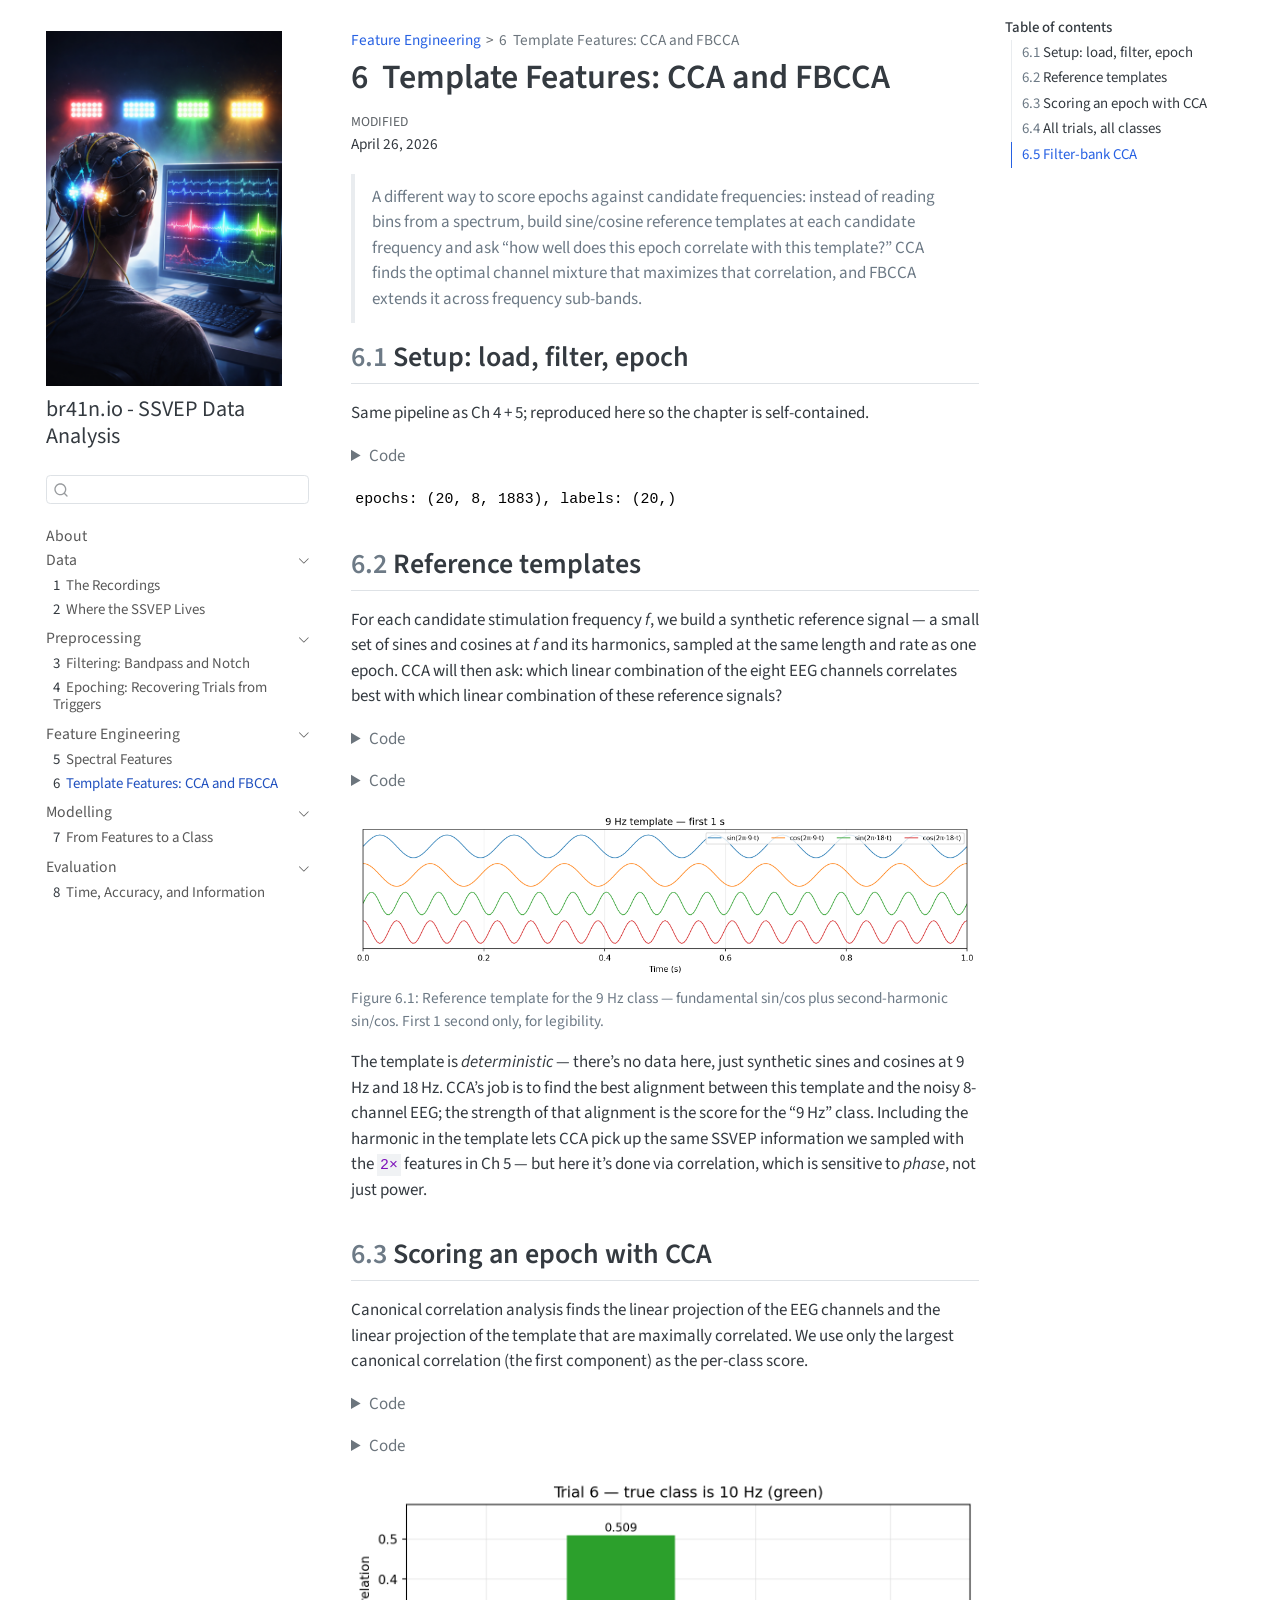
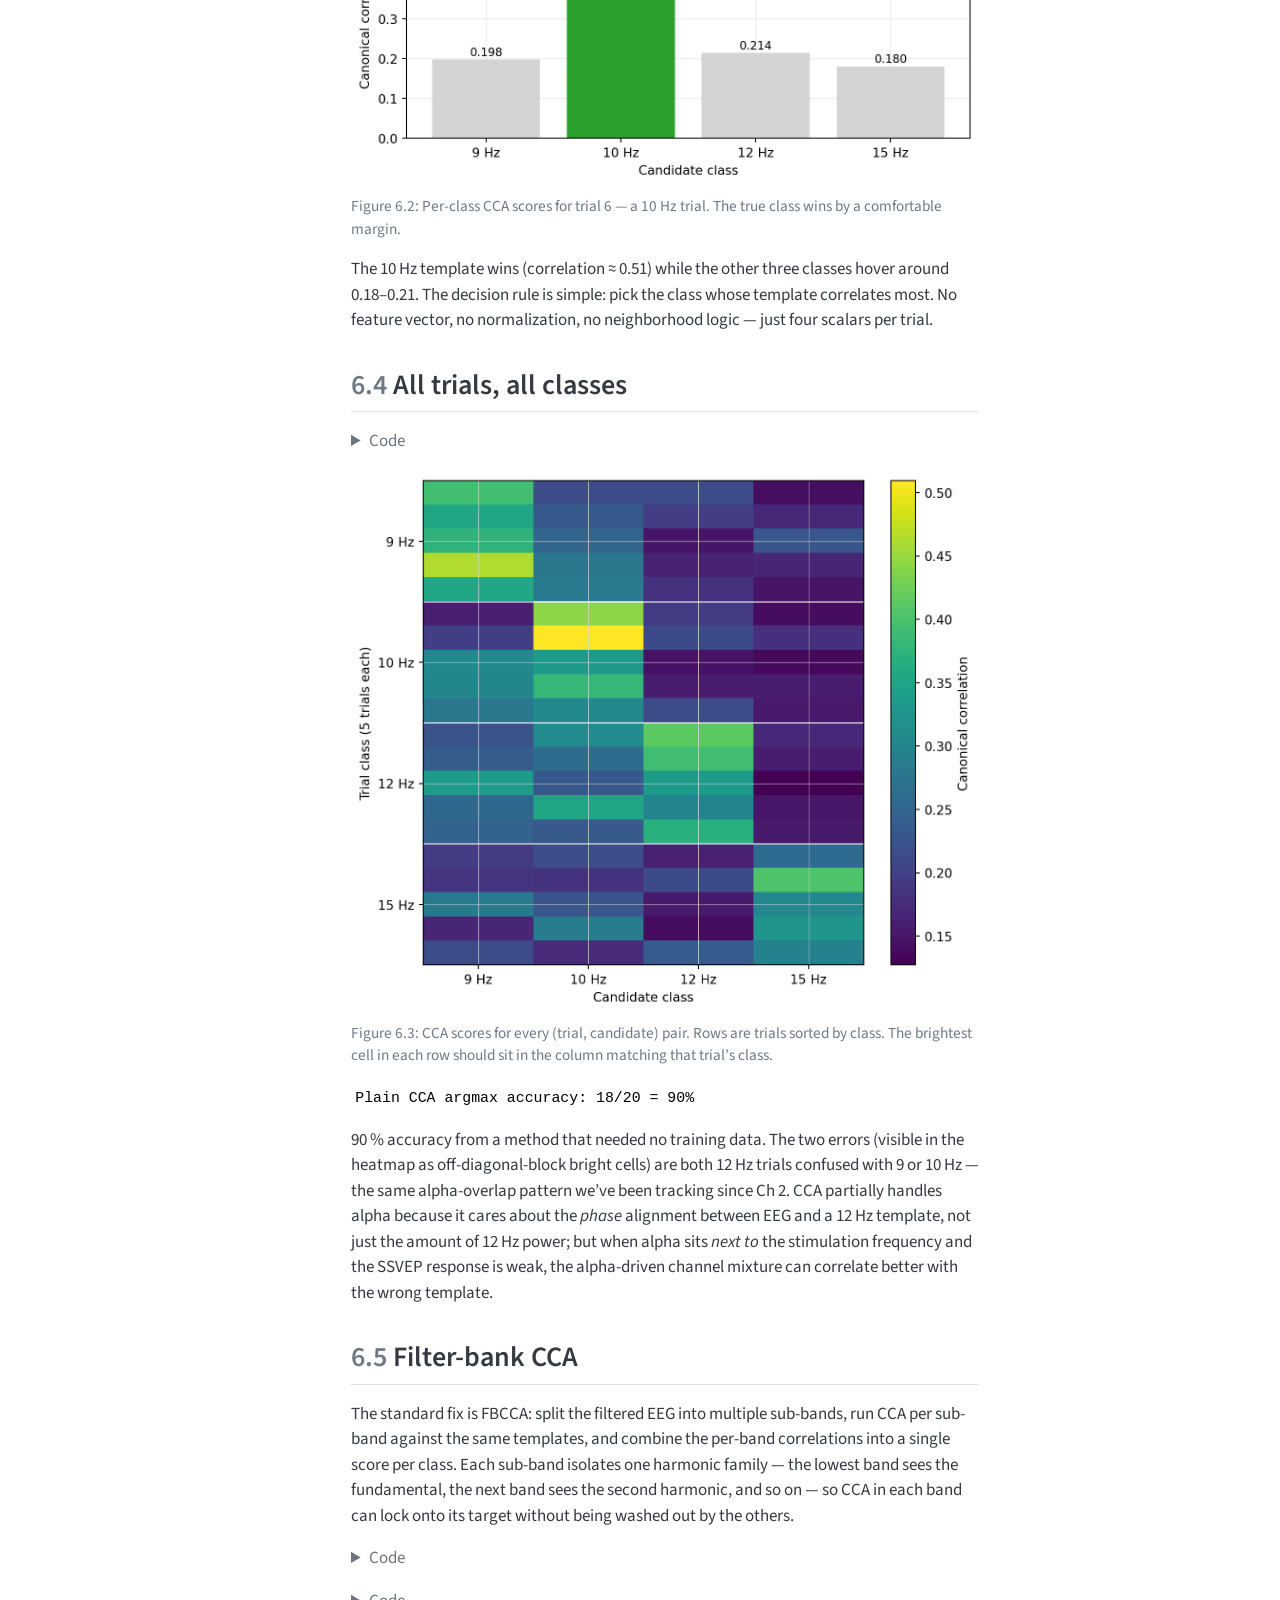
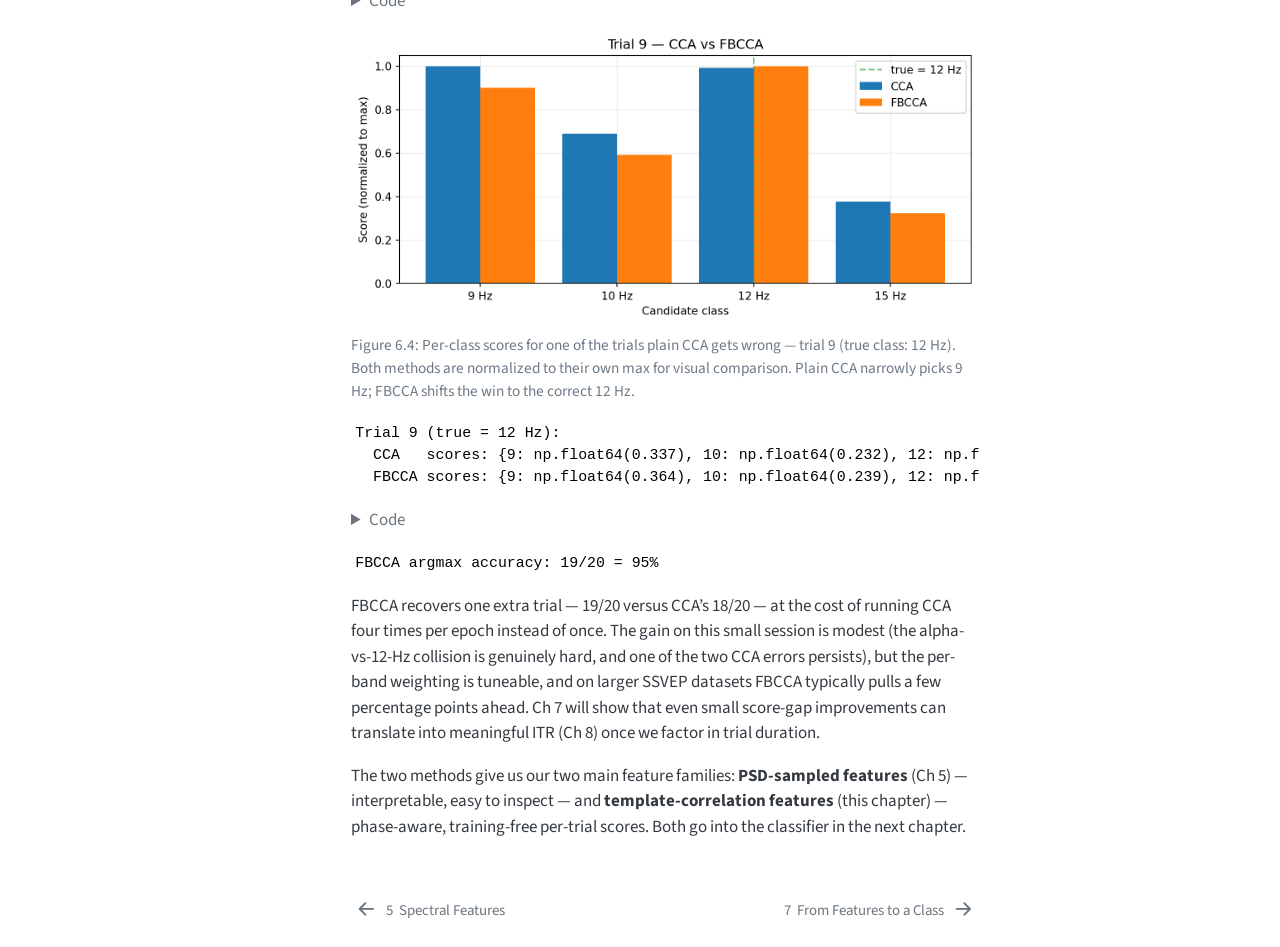
<file: 06-template-features.html>
<!DOCTYPE html>
<html xmlns="http://www.w3.org/1999/xhtml" lang="en" xml:lang="en"><head>

<meta charset="utf-8">
<meta name="generator" content="quarto-1.9.37">

<meta name="viewport" content="width=device-width, initial-scale=1.0, user-scalable=yes">

<meta name="description" content="Score epochs against sine/cosine reference templates with canonical correlation analysis. Filter-bank CCA extends the idea across sub-bands, one per harmonic family.">

<title>6&nbsp; Template Features: CCA and FBCCA – br41n.io - SSVEP Data Analysis</title>
<style>
/* Default styles provided by pandoc.
** See https://pandoc.org/MANUAL.html#variables-for-html for config info.
*/
code{white-space: pre-wrap;}
span.smallcaps{font-variant: small-caps;}
div.columns{display: flex; gap: min(4vw, 1.5em);}
div.column{flex: auto; overflow-x: auto;}
div.hanging-indent{margin-left: 1.5em; text-indent: -1.5em;}
ul.task-list{list-style: none;}
ul.task-list li input[type="checkbox"] {
  width: 0.8em;
  margin: 0 0.8em 0.2em -1em; /* quarto-specific, see https://github.com/quarto-dev/quarto-cli/issues/4556 */ 
  vertical-align: middle;
}
/* CSS for syntax highlighting */
html { -webkit-text-size-adjust: 100%; }
pre > code.sourceCode { white-space: pre; position: relative; }
pre > code.sourceCode > span { display: inline-block; line-height: 1.25; }
pre > code.sourceCode > span:empty { height: 1.2em; }
.sourceCode { overflow: visible; }
code.sourceCode > span { color: inherit; text-decoration: inherit; }
div.sourceCode { margin: 1em 0; }
pre.sourceCode { margin: 0; }
@media screen {
div.sourceCode { overflow: auto; }
}
@media print {
pre > code.sourceCode { white-space: pre-wrap; }
pre > code.sourceCode > span { text-indent: -5em; padding-left: 5em; }
}
pre.numberSource code
  { counter-reset: source-line 0; }
pre.numberSource code > span
  { position: relative; left: -4em; counter-increment: source-line; }
pre.numberSource code > span > a:first-child::before
  { content: counter(source-line);
    position: relative; left: -1em; text-align: right; vertical-align: baseline;
    border: none; display: inline-block;
    -webkit-touch-callout: none; -webkit-user-select: none;
    -khtml-user-select: none; -moz-user-select: none;
    -ms-user-select: none; user-select: none;
    padding: 0 4px; width: 4em;
  }
pre.numberSource { margin-left: 3em;  padding-left: 4px; }
div.sourceCode
  {   }
@media screen {
pre > code.sourceCode > span > a:first-child::before { text-decoration: underline; }
}
</style>


<script src="site_libs/quarto-nav/quarto-nav.js"></script>
<script src="site_libs/quarto-nav/headroom.min.js"></script>
<script src="site_libs/clipboard/clipboard.min.js"></script>
<script src="site_libs/quarto-search/autocomplete.umd.js"></script>
<script src="site_libs/quarto-search/fuse.min.js"></script>
<script src="site_libs/quarto-search/quarto-search.js"></script>
<meta name="quarto:offset" content="./">
<link href="./07-classification.html" rel="next">
<link href="./05-spectral-features.html" rel="prev">
<script src="site_libs/quarto-html/quarto.js" type="module"></script>
<script src="site_libs/quarto-html/tabsets/tabsets.js" type="module"></script>
<script src="site_libs/quarto-html/popper.min.js"></script>
<script src="site_libs/quarto-html/tippy.umd.min.js"></script>
<script src="site_libs/quarto-html/anchor.min.js"></script>
<link href="site_libs/quarto-html/tippy.css" rel="stylesheet">
<link href="site_libs/quarto-html/quarto-syntax-highlighting-7f8f88aac4f3542376d5c11b86a4c14d.css" rel="stylesheet" id="quarto-text-highlighting-styles">
<script src="site_libs/bootstrap/bootstrap.min.js"></script>
<link href="site_libs/bootstrap/bootstrap-icons.css" rel="stylesheet">
<link href="site_libs/bootstrap/bootstrap-e9a2425ed2db37d2ba9572119ae29c4e.min.css" rel="stylesheet" append-hash="true" id="quarto-bootstrap" data-mode="light">
<script src="site_libs/quarto-contrib/glightbox/glightbox.min.js"></script>
<link href="site_libs/quarto-contrib/glightbox/glightbox.min.css" rel="stylesheet">
<link href="site_libs/quarto-contrib/glightbox/lightbox.css" rel="stylesheet">
<script id="quarto-search-options" type="application/json">{
  "location": "sidebar",
  "copy-button": false,
  "collapse-after": 3,
  "panel-placement": "start",
  "type": "textbox",
  "limit": 50,
  "keyboard-shortcut": [
    "f",
    "/",
    "s"
  ],
  "show-item-context": false,
  "language": {
    "search-no-results-text": "No results",
    "search-matching-documents-text": "matching documents",
    "search-copy-link-title": "Copy link to search",
    "search-hide-matches-text": "Hide additional matches",
    "search-more-match-text": "more match in this document",
    "search-more-matches-text": "more matches in this document",
    "search-clear-button-title": "Clear",
    "search-text-placeholder": "",
    "search-detached-cancel-button-title": "Cancel",
    "search-submit-button-title": "Submit",
    "search-label": "Search"
  }
}</script>
<script>
  !function(t,e){var o,n,p,r;e.__SV||(window.posthog && window.posthog.__loaded)||(window.posthog=e,e._i=[],e.init=function(i,s,a){function g(t,e){var o=e.split(".");2==o.length&&(t=t[o[0]],e=o[1]),t[e]=function(){t.push([e].concat(Array.prototype.slice.call(arguments,0)))}}(p=t.createElement("script")).type="text/javascript",p.crossOrigin="anonymous",p.async=!0,p.src=s.api_host.replace(".i.posthog.com","-assets.i.posthog.com")+"/static/array.js",(r=t.getElementsByTagName("script")[0]).parentNode.insertBefore(p,r);var u=e;for(void 0!==a?u=e[a]=[]:a="posthog",u.people=u.people||[],u.toString=function(t){var e="posthog";return"posthog"!==a&&(e+="."+a),t||(e+=" (stub)"),e},u.people.toString=function(){return u.toString(1)+".people (stub)"},o="Ei Ni init zi Gi Nr Ui Xi Vi capture calculateEventProperties tn register register_once register_for_session unregister unregister_for_session an getFeatureFlag getFeatureFlagPayload getFeatureFlagResult isFeatureEnabled reloadFeatureFlags updateFlags updateEarlyAccessFeatureEnrollment getEarlyAccessFeatures on onFeatureFlags onSurveysLoaded onSessionId getSurveys getActiveMatchingSurveys renderSurvey displaySurvey cancelPendingSurvey canRenderSurvey canRenderSurveyAsync ln identify setPersonProperties group resetGroups setPersonPropertiesForFlags resetPersonPropertiesForFlags setGroupPropertiesForFlags resetGroupPropertiesForFlags reset setIdentity clearIdentity get_distinct_id getGroups get_session_id get_session_replay_url alias set_config startSessionRecording stopSessionRecording sessionRecordingStarted captureException addExceptionStep captureLog startExceptionAutocapture stopExceptionAutocapture loadToolbar get_property getSessionProperty nn Qi createPersonProfile setInternalOrTestUser sn qi cn opt_in_capturing opt_out_capturing has_opted_in_capturing has_opted_out_capturing get_explicit_consent_status is_capturing clear_opt_in_out_capturing Ji debug Fr rn getPageViewId captureTraceFeedback captureTraceMetric Bi".split(" "),n=0;n<o.length;n++)g(u,o[n]);e._i.push([i,s,a])},e.__SV=1)}(document,window.posthog||[]);
  posthog.init('phc_wHedDdcdyJ5BfSpErd8TZ3BkDeUjs7SkgmvULZ955o4R', {
      api_host: 'https://eu.i.posthog.com',
      defaults: '2026-01-30',
      person_profiles: 'identified_only', // or 'always' to create profiles for anonymous users as well
  })
</script>


<link rel="stylesheet" href="custom.css">
</head>

<body class="nav-sidebar floating quarto-light">

<div id="quarto-search-results"></div>
  <header id="quarto-header" class="headroom fixed-top">
  <nav class="quarto-secondary-nav">
    <div class="container-fluid d-flex">
      <button type="button" class="quarto-btn-toggle btn" data-bs-toggle="collapse" role="button" data-bs-target=".quarto-sidebar-collapse-item" aria-controls="quarto-sidebar" aria-expanded="false" aria-label="Toggle sidebar navigation" onclick="if (window.quartoToggleHeadroom) { window.quartoToggleHeadroom(); }">
        <i class="bi bi-layout-text-sidebar-reverse"></i>
      </button>
        <nav class="quarto-page-breadcrumbs" aria-label="breadcrumb"><ol class="breadcrumb"><li class="breadcrumb-item"><a href="./05-spectral-features.html">Feature Engineering</a></li><li class="breadcrumb-item"><a href="./06-template-features.html"><span class="chapter-number">6</span>&nbsp; <span class="chapter-title">Template Features: CCA and FBCCA</span></a></li></ol></nav>
        <a class="flex-grow-1" role="navigation" data-bs-toggle="collapse" data-bs-target=".quarto-sidebar-collapse-item" aria-controls="quarto-sidebar" aria-expanded="false" aria-label="Toggle sidebar navigation" onclick="if (window.quartoToggleHeadroom) { window.quartoToggleHeadroom(); }">      
        </a>
      <button type="button" class="btn quarto-search-button" aria-label="Search" onclick="window.quartoOpenSearch();">
        <i class="bi bi-search"></i>
      </button>
    </div>
  </nav>
</header>
<!-- content -->
<div id="quarto-content" class="quarto-container page-columns page-rows-contents page-layout-full">
<!-- sidebar -->
  <nav id="quarto-sidebar" class="sidebar collapse collapse-horizontal quarto-sidebar-collapse-item sidebar-navigation floating overflow-auto">
    <div class="pt-lg-2 mt-2 text-left sidebar-header sidebar-header-stacked">
      <a href="./index.html" class="sidebar-logo-link">
      <img src="./logo.png" alt="" class="sidebar-logo light-content py-0 d-lg-inline d-none">
      <img src="./logo.png" alt="" class="sidebar-logo dark-content py-0 d-lg-inline d-none">
      </a>
    <div class="sidebar-title mb-0 py-0">
      <a href="./">br41n.io - SSVEP Data Analysis</a> 
    </div>
      </div>
        <div class="mt-2 flex-shrink-0 align-items-center">
        <div class="sidebar-search">
        <div id="quarto-search" class="" title="Search"></div>
        </div>
        </div>
    <div class="sidebar-menu-container"> 
    <ul class="list-unstyled mt-1">
        <li class="sidebar-item">
  <div class="sidebar-item-container"> 
  <a href="./index.html" class="sidebar-item-text sidebar-link">
 <span class="menu-text">About</span></a>
  </div>
</li>
        <li class="sidebar-item sidebar-item-section">
      <div class="sidebar-item-container"> 
            <a class="sidebar-item-text sidebar-link text-start" data-bs-toggle="collapse" data-bs-target="#quarto-sidebar-section-1" role="navigation" aria-expanded="true">
 <span class="menu-text">Data</span></a>
          <a class="sidebar-item-toggle text-start" data-bs-toggle="collapse" data-bs-target="#quarto-sidebar-section-1" role="navigation" aria-expanded="true" aria-label="Toggle section">
            <i class="bi bi-chevron-right ms-2"></i>
          </a> 
      </div>
      <ul id="quarto-sidebar-section-1" class="collapse list-unstyled sidebar-section depth1 show">  
          <li class="sidebar-item">
  <div class="sidebar-item-container"> 
  <a href="./01-recordings.html" class="sidebar-item-text sidebar-link">
 <span class="menu-text"><span class="chapter-number">1</span>&nbsp; <span class="chapter-title">The Recordings</span></span></a>
  </div>
</li>
          <li class="sidebar-item">
  <div class="sidebar-item-container"> 
  <a href="./02-ssvep-signature.html" class="sidebar-item-text sidebar-link">
 <span class="menu-text"><span class="chapter-number">2</span>&nbsp; <span class="chapter-title">Where the SSVEP Lives</span></span></a>
  </div>
</li>
      </ul>
  </li>
        <li class="sidebar-item sidebar-item-section">
      <div class="sidebar-item-container"> 
            <a class="sidebar-item-text sidebar-link text-start" data-bs-toggle="collapse" data-bs-target="#quarto-sidebar-section-2" role="navigation" aria-expanded="true">
 <span class="menu-text">Preprocessing</span></a>
          <a class="sidebar-item-toggle text-start" data-bs-toggle="collapse" data-bs-target="#quarto-sidebar-section-2" role="navigation" aria-expanded="true" aria-label="Toggle section">
            <i class="bi bi-chevron-right ms-2"></i>
          </a> 
      </div>
      <ul id="quarto-sidebar-section-2" class="collapse list-unstyled sidebar-section depth1 show">  
          <li class="sidebar-item">
  <div class="sidebar-item-container"> 
  <a href="./03-filtering.html" class="sidebar-item-text sidebar-link">
 <span class="menu-text"><span class="chapter-number">3</span>&nbsp; <span class="chapter-title">Filtering: Bandpass and Notch</span></span></a>
  </div>
</li>
          <li class="sidebar-item">
  <div class="sidebar-item-container"> 
  <a href="./04-epoching.html" class="sidebar-item-text sidebar-link">
 <span class="menu-text"><span class="chapter-number">4</span>&nbsp; <span class="chapter-title">Epoching: Recovering Trials from Triggers</span></span></a>
  </div>
</li>
      </ul>
  </li>
        <li class="sidebar-item sidebar-item-section">
      <div class="sidebar-item-container"> 
            <a class="sidebar-item-text sidebar-link text-start" data-bs-toggle="collapse" data-bs-target="#quarto-sidebar-section-3" role="navigation" aria-expanded="true">
 <span class="menu-text">Feature Engineering</span></a>
          <a class="sidebar-item-toggle text-start" data-bs-toggle="collapse" data-bs-target="#quarto-sidebar-section-3" role="navigation" aria-expanded="true" aria-label="Toggle section">
            <i class="bi bi-chevron-right ms-2"></i>
          </a> 
      </div>
      <ul id="quarto-sidebar-section-3" class="collapse list-unstyled sidebar-section depth1 show">  
          <li class="sidebar-item">
  <div class="sidebar-item-container"> 
  <a href="./05-spectral-features.html" class="sidebar-item-text sidebar-link">
 <span class="menu-text"><span class="chapter-number">5</span>&nbsp; <span class="chapter-title">Spectral Features</span></span></a>
  </div>
</li>
          <li class="sidebar-item">
  <div class="sidebar-item-container"> 
  <a href="./06-template-features.html" class="sidebar-item-text sidebar-link active">
 <span class="menu-text"><span class="chapter-number">6</span>&nbsp; <span class="chapter-title">Template Features: CCA and FBCCA</span></span></a>
  </div>
</li>
      </ul>
  </li>
        <li class="sidebar-item sidebar-item-section">
      <div class="sidebar-item-container"> 
            <a class="sidebar-item-text sidebar-link text-start" data-bs-toggle="collapse" data-bs-target="#quarto-sidebar-section-4" role="navigation" aria-expanded="true">
 <span class="menu-text">Modelling</span></a>
          <a class="sidebar-item-toggle text-start" data-bs-toggle="collapse" data-bs-target="#quarto-sidebar-section-4" role="navigation" aria-expanded="true" aria-label="Toggle section">
            <i class="bi bi-chevron-right ms-2"></i>
          </a> 
      </div>
      <ul id="quarto-sidebar-section-4" class="collapse list-unstyled sidebar-section depth1 show">  
          <li class="sidebar-item">
  <div class="sidebar-item-container"> 
  <a href="./07-classification.html" class="sidebar-item-text sidebar-link">
 <span class="menu-text"><span class="chapter-number">7</span>&nbsp; <span class="chapter-title">From Features to a Class</span></span></a>
  </div>
</li>
      </ul>
  </li>
        <li class="sidebar-item sidebar-item-section">
      <div class="sidebar-item-container"> 
            <a class="sidebar-item-text sidebar-link text-start" data-bs-toggle="collapse" data-bs-target="#quarto-sidebar-section-5" role="navigation" aria-expanded="true">
 <span class="menu-text">Evaluation</span></a>
          <a class="sidebar-item-toggle text-start" data-bs-toggle="collapse" data-bs-target="#quarto-sidebar-section-5" role="navigation" aria-expanded="true" aria-label="Toggle section">
            <i class="bi bi-chevron-right ms-2"></i>
          </a> 
      </div>
      <ul id="quarto-sidebar-section-5" class="collapse list-unstyled sidebar-section depth1 show">  
          <li class="sidebar-item">
  <div class="sidebar-item-container"> 
  <a href="./08-time-accuracy-itr.html" class="sidebar-item-text sidebar-link">
 <span class="menu-text"><span class="chapter-number">8</span>&nbsp; <span class="chapter-title">Time, Accuracy, and Information Transfer Rate</span></span></a>
  </div>
</li>
          <li class="sidebar-item">
  <div class="sidebar-item-container"> 
  <a href="./09-subjects.html" class="sidebar-item-text sidebar-link">
 <span class="menu-text"><span class="chapter-number">9</span>&nbsp; <span class="chapter-title">People Are Different</span></span></a>
  </div>
</li>
      </ul>
  </li>
        <li class="sidebar-item">
  <div class="sidebar-item-container"> 
  <a href="./summary.html" class="sidebar-item-text sidebar-link">
 <span class="menu-text">Summary</span></a>
  </div>
</li>
        <li class="sidebar-item">
  <div class="sidebar-item-container"> 
  <a href="./acronyms.html" class="sidebar-item-text sidebar-link">
 <span class="menu-text">Acronyms</span></a>
  </div>
</li>
        <li class="sidebar-item">
  <div class="sidebar-item-container"> 
  <a href="./references.html" class="sidebar-item-text sidebar-link">
 <span class="menu-text">References</span></a>
  </div>
</li>
    </ul>
    </div>
</nav>
<div id="quarto-sidebar-glass" class="quarto-sidebar-collapse-item" data-bs-toggle="collapse" data-bs-target=".quarto-sidebar-collapse-item"></div>
<!-- margin-sidebar -->
    <div id="quarto-margin-sidebar" class="sidebar margin-sidebar">
        <nav id="TOC" role="doc-toc" class="toc-active">
    <h2 id="toc-title">Table of contents</h2>
   
  <ul>
  <li><a href="#setup-load-filter-epoch" id="toc-setup-load-filter-epoch" class="nav-link active" data-scroll-target="#setup-load-filter-epoch"><span class="header-section-number">6.1</span> Setup: load, filter, epoch</a></li>
  <li><a href="#reference-templates" id="toc-reference-templates" class="nav-link" data-scroll-target="#reference-templates"><span class="header-section-number">6.2</span> Reference templates</a></li>
  <li><a href="#scoring-an-epoch-with-cca" id="toc-scoring-an-epoch-with-cca" class="nav-link" data-scroll-target="#scoring-an-epoch-with-cca"><span class="header-section-number">6.3</span> Scoring an epoch with CCA</a></li>
  <li><a href="#all-trials-all-classes" id="toc-all-trials-all-classes" class="nav-link" data-scroll-target="#all-trials-all-classes"><span class="header-section-number">6.4</span> All trials, all classes</a></li>
  <li><a href="#filter-bank-cca" id="toc-filter-bank-cca" class="nav-link" data-scroll-target="#filter-bank-cca"><span class="header-section-number">6.5</span> Filter-bank CCA</a></li>
  </ul>
</nav>
    </div>
<!-- main -->
<main class="content column-body" id="quarto-document-content">

<header id="title-block-header" class="quarto-title-block default"><nav class="quarto-page-breadcrumbs quarto-title-breadcrumbs d-none d-lg-block" aria-label="breadcrumb"><ol class="breadcrumb"><li class="breadcrumb-item"><a href="./05-spectral-features.html">Feature Engineering</a></li><li class="breadcrumb-item"><a href="./06-template-features.html"><span class="chapter-number">6</span>&nbsp; <span class="chapter-title">Template Features: CCA and FBCCA</span></a></li></ol></nav>
<div class="quarto-title">
<h1 class="title"><span class="chapter-number">6</span>&nbsp; <span class="chapter-title">Template Features: CCA and FBCCA</span></h1>
</div>



<div class="quarto-title-meta column-body">

    
  
    <div>
    <div class="quarto-title-meta-heading">Modified</div>
    <div class="quarto-title-meta-contents">
      <p class="date-modified">April 26, 2026</p>
    </div>
  </div>
    
  </div>
  


</header>


<blockquote class="blockquote">
<p>A different way to score epochs against candidate frequencies: instead of reading bins from a spectrum, build sine/cosine reference templates at each candidate frequency and ask “how well does this epoch correlate with this template?” CCA finds the optimal channel mixture that maximizes that correlation, and FBCCA extends it across frequency sub-bands.</p>
</blockquote>
<section id="setup-load-filter-epoch" class="level2" data-number="6.1">
<h2 data-number="6.1" class="anchored" data-anchor-id="setup-load-filter-epoch"><span class="header-section-number">6.1</span> Setup: load, filter, epoch</h2>
<p>Same pipeline as Ch 4 + 5; reproduced here so the chapter is self-contained.</p>
<div id="a65c2f42" class="cell" data-execution_count="1">
<details class="code-fold">
<summary>Code</summary>
<div class="code-copy-outer-scaffold"><div class="sourceCode cell-code" id="cb1"><pre class="sourceCode python code-with-copy"><code class="sourceCode python"><span id="cb1-1"><a href="#cb1-1" aria-hidden="true" tabindex="-1"></a><span class="im">from</span> pathlib <span class="im">import</span> Path</span>
<span id="cb1-2"><a href="#cb1-2" aria-hidden="true" tabindex="-1"></a><span class="im">import</span> numpy <span class="im">as</span> np</span>
<span id="cb1-3"><a href="#cb1-3" aria-hidden="true" tabindex="-1"></a><span class="im">import</span> scipy.io</span>
<span id="cb1-4"><a href="#cb1-4" aria-hidden="true" tabindex="-1"></a><span class="im">import</span> matplotlib.pyplot <span class="im">as</span> plt</span>
<span id="cb1-5"><a href="#cb1-5" aria-hidden="true" tabindex="-1"></a><span class="im">from</span> scipy.signal <span class="im">import</span> butter, filtfilt, iirnotch</span>
<span id="cb1-6"><a href="#cb1-6" aria-hidden="true" tabindex="-1"></a><span class="im">from</span> sklearn.cross_decomposition <span class="im">import</span> CCA</span>
<span id="cb1-7"><a href="#cb1-7" aria-hidden="true" tabindex="-1"></a></span>
<span id="cb1-8"><a href="#cb1-8" aria-hidden="true" tabindex="-1"></a>DATA_DIR <span class="op">=</span> Path(<span class="st">"data"</span>)</span>
<span id="cb1-9"><a href="#cb1-9" aria-hidden="true" tabindex="-1"></a>STIM_FREQS <span class="op">=</span> [<span class="dv">9</span>, <span class="dv">10</span>, <span class="dv">12</span>, <span class="dv">15</span>]</span>
<span id="cb1-10"><a href="#cb1-10" aria-hidden="true" tabindex="-1"></a>N_HARMONICS <span class="op">=</span> <span class="dv">2</span></span>
<span id="cb1-11"><a href="#cb1-11" aria-hidden="true" tabindex="-1"></a></span>
<span id="cb1-12"><a href="#cb1-12" aria-hidden="true" tabindex="-1"></a>mat <span class="op">=</span> scipy.io.loadmat(DATA_DIR <span class="op">/</span> <span class="st">"subject_2_fvep_led_training_2.mat"</span>)</span>
<span id="cb1-13"><a href="#cb1-13" aria-hidden="true" tabindex="-1"></a>fs <span class="op">=</span> <span class="bu">int</span>(mat[<span class="st">"fs"</span>][<span class="dv">0</span>, <span class="dv">0</span>])</span>
<span id="cb1-14"><a href="#cb1-14" aria-hidden="true" tabindex="-1"></a>y <span class="op">=</span> mat[<span class="st">"y"</span>]</span>
<span id="cb1-15"><a href="#cb1-15" aria-hidden="true" tabindex="-1"></a></span>
<span id="cb1-16"><a href="#cb1-16" aria-hidden="true" tabindex="-1"></a></span>
<span id="cb1-17"><a href="#cb1-17" aria-hidden="true" tabindex="-1"></a><span class="kw">def</span> make_filters(fs, low<span class="op">=</span><span class="fl">5.0</span>, high<span class="op">=</span><span class="fl">40.0</span>, line<span class="op">=</span><span class="fl">50.0</span>, order<span class="op">=</span><span class="dv">4</span>, notch_q<span class="op">=</span><span class="dv">30</span>):</span>
<span id="cb1-18"><a href="#cb1-18" aria-hidden="true" tabindex="-1"></a>    bp_b, bp_a <span class="op">=</span> butter(order, [low, high], btype<span class="op">=</span><span class="st">"band"</span>, fs<span class="op">=</span>fs)</span>
<span id="cb1-19"><a href="#cb1-19" aria-hidden="true" tabindex="-1"></a>    n_b, n_a <span class="op">=</span> iirnotch(line, notch_q, fs<span class="op">=</span>fs)</span>
<span id="cb1-20"><a href="#cb1-20" aria-hidden="true" tabindex="-1"></a>    <span class="cf">return</span> (bp_b, bp_a), (n_b, n_a)</span>
<span id="cb1-21"><a href="#cb1-21" aria-hidden="true" tabindex="-1"></a></span>
<span id="cb1-22"><a href="#cb1-22" aria-hidden="true" tabindex="-1"></a></span>
<span id="cb1-23"><a href="#cb1-23" aria-hidden="true" tabindex="-1"></a><span class="kw">def</span> apply_filters(x, bp, notch):</span>
<span id="cb1-24"><a href="#cb1-24" aria-hidden="true" tabindex="-1"></a>    <span class="cf">return</span> filtfilt(<span class="op">*</span>notch, filtfilt(<span class="op">*</span>bp, x))</span>
<span id="cb1-25"><a href="#cb1-25" aria-hidden="true" tabindex="-1"></a></span>
<span id="cb1-26"><a href="#cb1-26" aria-hidden="true" tabindex="-1"></a></span>
<span id="cb1-27"><a href="#cb1-27" aria-hidden="true" tabindex="-1"></a><span class="kw">def</span> find_trials(y):</span>
<span id="cb1-28"><a href="#cb1-28" aria-hidden="true" tabindex="-1"></a>    ch10 <span class="op">=</span> y[<span class="dv">9</span>].astype(<span class="bu">int</span>)</span>
<span id="cb1-29"><a href="#cb1-29" aria-hidden="true" tabindex="-1"></a>    active <span class="op">=</span> (ch10 <span class="op">!=</span> <span class="dv">0</span>).astype(<span class="bu">int</span>)</span>
<span id="cb1-30"><a href="#cb1-30" aria-hidden="true" tabindex="-1"></a>    diff <span class="op">=</span> np.diff(active)</span>
<span id="cb1-31"><a href="#cb1-31" aria-hidden="true" tabindex="-1"></a>    starts <span class="op">=</span> np.where(diff <span class="op">==</span> <span class="dv">1</span>)[<span class="dv">0</span>] <span class="op">+</span> <span class="dv">1</span></span>
<span id="cb1-32"><a href="#cb1-32" aria-hidden="true" tabindex="-1"></a>    ends <span class="op">=</span> np.where(diff <span class="op">==</span> <span class="op">-</span><span class="dv">1</span>)[<span class="dv">0</span>] <span class="op">+</span> <span class="dv">1</span></span>
<span id="cb1-33"><a href="#cb1-33" aria-hidden="true" tabindex="-1"></a>    <span class="cf">return</span> [(<span class="bu">int</span>(s), <span class="bu">int</span>(e), <span class="bu">int</span>(ch10[s])) <span class="cf">for</span> s, e <span class="kw">in</span> <span class="bu">zip</span>(starts, ends)]</span>
<span id="cb1-34"><a href="#cb1-34" aria-hidden="true" tabindex="-1"></a></span>
<span id="cb1-35"><a href="#cb1-35" aria-hidden="true" tabindex="-1"></a></span>
<span id="cb1-36"><a href="#cb1-36" aria-hidden="true" tabindex="-1"></a>bp, notch <span class="op">=</span> make_filters(fs)</span>
<span id="cb1-37"><a href="#cb1-37" aria-hidden="true" tabindex="-1"></a>y_filt <span class="op">=</span> y.astype(<span class="bu">float</span>).copy()</span>
<span id="cb1-38"><a href="#cb1-38" aria-hidden="true" tabindex="-1"></a><span class="cf">for</span> ci <span class="kw">in</span> <span class="bu">range</span>(<span class="dv">1</span>, <span class="dv">9</span>):</span>
<span id="cb1-39"><a href="#cb1-39" aria-hidden="true" tabindex="-1"></a>    y_filt[ci] <span class="op">=</span> apply_filters(y[ci], bp, notch)</span>
<span id="cb1-40"><a href="#cb1-40" aria-hidden="true" tabindex="-1"></a></span>
<span id="cb1-41"><a href="#cb1-41" aria-hidden="true" tabindex="-1"></a>trials <span class="op">=</span> find_trials(y)</span>
<span id="cb1-42"><a href="#cb1-42" aria-hidden="true" tabindex="-1"></a>n_samples <span class="op">=</span> trials[<span class="dv">0</span>][<span class="dv">1</span>] <span class="op">-</span> trials[<span class="dv">0</span>][<span class="dv">0</span>]</span>
<span id="cb1-43"><a href="#cb1-43" aria-hidden="true" tabindex="-1"></a>epochs <span class="op">=</span> np.stack([y_filt[<span class="dv">1</span>:<span class="dv">9</span>, s:s <span class="op">+</span> n_samples] <span class="cf">for</span> s, _, _ <span class="kw">in</span> trials])</span>
<span id="cb1-44"><a href="#cb1-44" aria-hidden="true" tabindex="-1"></a>labels <span class="op">=</span> np.array([fr <span class="cf">for</span> _, _, fr <span class="kw">in</span> trials])</span>
<span id="cb1-45"><a href="#cb1-45" aria-hidden="true" tabindex="-1"></a><span class="bu">print</span>(<span class="ss">f"epochs: </span><span class="sc">{</span>epochs<span class="sc">.</span>shape<span class="sc">}</span><span class="ss">, labels: </span><span class="sc">{</span>labels<span class="sc">.</span>shape<span class="sc">}</span><span class="ss">"</span>)</span></code></pre></div><button title="Copy to Clipboard" class="code-copy-button"><i class="bi"></i></button></div>
</details>
<div class="cell-output cell-output-stdout">
<pre><code>epochs: (20, 8, 1883), labels: (20,)</code></pre>
</div>
</div>
</section>
<section id="reference-templates" class="level2" data-number="6.2">
<h2 data-number="6.2" class="anchored" data-anchor-id="reference-templates"><span class="header-section-number">6.2</span> Reference templates</h2>
<p>For each candidate stimulation frequency <em>f</em>, we build a synthetic reference signal — a small set of sines and cosines at <em>f</em> and its harmonics, sampled at the same length and rate as one epoch. CCA will then ask: which linear combination of the eight EEG channels correlates best with which linear combination of these reference signals?</p>
<div id="53e99eda" class="cell" data-execution_count="2">
<details class="code-fold">
<summary>Code</summary>
<div class="code-copy-outer-scaffold"><div class="sourceCode cell-code" id="cb3"><pre class="sourceCode python code-with-copy"><code class="sourceCode python"><span id="cb3-1"><a href="#cb3-1" aria-hidden="true" tabindex="-1"></a><span class="kw">def</span> build_template(freq, n_samples, fs, n_harmonics<span class="op">=</span>N_HARMONICS):</span>
<span id="cb3-2"><a href="#cb3-2" aria-hidden="true" tabindex="-1"></a>    <span class="co">"""Return (n_samples, 2 * n_harmonics) array of sin/cos at freq, 2·freq, ..."""</span></span>
<span id="cb3-3"><a href="#cb3-3" aria-hidden="true" tabindex="-1"></a>    t <span class="op">=</span> np.arange(n_samples) <span class="op">/</span> fs</span>
<span id="cb3-4"><a href="#cb3-4" aria-hidden="true" tabindex="-1"></a>    refs <span class="op">=</span> []</span>
<span id="cb3-5"><a href="#cb3-5" aria-hidden="true" tabindex="-1"></a>    <span class="cf">for</span> h <span class="kw">in</span> <span class="bu">range</span>(<span class="dv">1</span>, n_harmonics <span class="op">+</span> <span class="dv">1</span>):</span>
<span id="cb3-6"><a href="#cb3-6" aria-hidden="true" tabindex="-1"></a>        refs.append(np.sin(<span class="dv">2</span> <span class="op">*</span> np.pi <span class="op">*</span> h <span class="op">*</span> freq <span class="op">*</span> t))</span>
<span id="cb3-7"><a href="#cb3-7" aria-hidden="true" tabindex="-1"></a>        refs.append(np.cos(<span class="dv">2</span> <span class="op">*</span> np.pi <span class="op">*</span> h <span class="op">*</span> freq <span class="op">*</span> t))</span>
<span id="cb3-8"><a href="#cb3-8" aria-hidden="true" tabindex="-1"></a>    <span class="cf">return</span> np.stack(refs, axis<span class="op">=</span><span class="dv">1</span>)</span></code></pre></div><button title="Copy to Clipboard" class="code-copy-button"><i class="bi"></i></button></div>
</details>
</div>
<div id="cell-fig-template" class="cell" data-execution_count="3">
<details class="code-fold">
<summary>Code</summary>
<div class="code-copy-outer-scaffold"><div class="sourceCode cell-code" id="cb4"><pre class="sourceCode python code-with-copy"><code class="sourceCode python"><span id="cb4-1"><a href="#cb4-1" aria-hidden="true" tabindex="-1"></a>template_9 <span class="op">=</span> build_template(<span class="dv">9</span>, n_samples, fs)</span>
<span id="cb4-2"><a href="#cb4-2" aria-hidden="true" tabindex="-1"></a>t <span class="op">=</span> np.arange(n_samples) <span class="op">/</span> fs</span>
<span id="cb4-3"><a href="#cb4-3" aria-hidden="true" tabindex="-1"></a></span>
<span id="cb4-4"><a href="#cb4-4" aria-hidden="true" tabindex="-1"></a>fig, ax <span class="op">=</span> plt.subplots(figsize<span class="op">=</span>(<span class="dv">11</span>, <span class="dv">3</span>))</span>
<span id="cb4-5"><a href="#cb4-5" aria-hidden="true" tabindex="-1"></a>labels_t <span class="op">=</span> [<span class="st">"sin(2π·9·t)"</span>, <span class="st">"cos(2π·9·t)"</span>, <span class="st">"sin(2π·18·t)"</span>, <span class="st">"cos(2π·18·t)"</span>]</span>
<span id="cb4-6"><a href="#cb4-6" aria-hidden="true" tabindex="-1"></a><span class="cf">for</span> i, lab <span class="kw">in</span> <span class="bu">enumerate</span>(labels_t):</span>
<span id="cb4-7"><a href="#cb4-7" aria-hidden="true" tabindex="-1"></a>    ax.plot(t, template_9[:, i] <span class="op">-</span> i <span class="op">*</span> <span class="fl">2.5</span>, lw<span class="op">=</span><span class="fl">0.9</span>, label<span class="op">=</span>lab)</span>
<span id="cb4-8"><a href="#cb4-8" aria-hidden="true" tabindex="-1"></a>ax.set_xlim(<span class="dv">0</span>, <span class="dv">1</span>)</span>
<span id="cb4-9"><a href="#cb4-9" aria-hidden="true" tabindex="-1"></a>ax.set_yticks([])</span>
<span id="cb4-10"><a href="#cb4-10" aria-hidden="true" tabindex="-1"></a>ax.set_xlabel(<span class="st">"Time (s)"</span>)</span>
<span id="cb4-11"><a href="#cb4-11" aria-hidden="true" tabindex="-1"></a>ax.set_title(<span class="st">"9 Hz template — first 1 s"</span>)</span>
<span id="cb4-12"><a href="#cb4-12" aria-hidden="true" tabindex="-1"></a>ax.legend(loc<span class="op">=</span><span class="st">"upper right"</span>, ncol<span class="op">=</span><span class="dv">4</span>, fontsize<span class="op">=</span><span class="dv">8</span>)</span>
<span id="cb4-13"><a href="#cb4-13" aria-hidden="true" tabindex="-1"></a>fig.tight_layout()</span>
<span id="cb4-14"><a href="#cb4-14" aria-hidden="true" tabindex="-1"></a>fig.savefig(<span class="st">"images/06-template-features_template.png"</span>, dpi<span class="op">=</span><span class="dv">200</span>, bbox_inches<span class="op">=</span><span class="st">"tight"</span>)</span>
<span id="cb4-15"><a href="#cb4-15" aria-hidden="true" tabindex="-1"></a>plt.show()</span></code></pre></div><button title="Copy to Clipboard" class="code-copy-button"><i class="bi"></i></button></div>
</details>
<div class="cell-output cell-output-display">
<div id="fig-template" class="quarto-float quarto-figure quarto-figure-center anchored">
<figure class="quarto-float quarto-float-fig figure">
<div aria-describedby="fig-template-caption-0ceaefa1-69ba-4598-a22c-09a6ac19f8ca">
<a href="06-template-features_files/figure-html/fig-template-output-1.png" class="lightbox" data-gallery="quarto-lightbox-gallery-1" title="Figure&nbsp;6.1: Reference template for the 9 Hz class — fundamental sin/cos plus second-harmonic sin/cos. First 1 second only, for legibility."><img src="06-template-features_files/figure-html/fig-template-output-1.png" width="1046" height="278" class="figure-img"></a>
</div>
<figcaption class="quarto-float-caption-bottom quarto-float-caption quarto-float-fig" id="fig-template-caption-0ceaefa1-69ba-4598-a22c-09a6ac19f8ca">
Figure&nbsp;6.1: Reference template for the 9 Hz class — fundamental sin/cos plus second-harmonic sin/cos. First 1 second only, for legibility.
</figcaption>
</figure>
</div>
</div>
</div>
<p>The template is <em>deterministic</em> — there’s no data here, just synthetic sines and cosines at 9 Hz and 18 Hz. CCA’s job is to find the best alignment between this template and the noisy 8-channel EEG; the strength of that alignment is the score for the “9 Hz” class. Including the harmonic in the template lets CCA pick up the same SSVEP information we sampled with the <code>2×</code> features in Ch 5 — but here it’s done via correlation, which is sensitive to <em>phase</em>, not just power.</p>
</section>
<section id="scoring-an-epoch-with-cca" class="level2" data-number="6.3">
<h2 data-number="6.3" class="anchored" data-anchor-id="scoring-an-epoch-with-cca"><span class="header-section-number">6.3</span> Scoring an epoch with CCA</h2>
<p>Canonical correlation analysis finds the linear projection of the EEG channels and the linear projection of the template that are maximally correlated. We use only the largest canonical correlation (the first component) as the per-class score.</p>
<div id="dda74a2e" class="cell" data-execution_count="4">
<details class="code-fold">
<summary>Code</summary>
<div class="code-copy-outer-scaffold"><div class="sourceCode cell-code" id="cb5"><pre class="sourceCode python code-with-copy"><code class="sourceCode python"><span id="cb5-1"><a href="#cb5-1" aria-hidden="true" tabindex="-1"></a><span class="kw">def</span> cca_score(X, Y):</span>
<span id="cb5-2"><a href="#cb5-2" aria-hidden="true" tabindex="-1"></a>    <span class="co">"""Largest canonical correlation between X (n_samples, n_x) and Y (n_samples, n_y)."""</span></span>
<span id="cb5-3"><a href="#cb5-3" aria-hidden="true" tabindex="-1"></a>    cca <span class="op">=</span> CCA(n_components<span class="op">=</span><span class="dv">1</span>, max_iter<span class="op">=</span><span class="dv">500</span>)</span>
<span id="cb5-4"><a href="#cb5-4" aria-hidden="true" tabindex="-1"></a>    cca.fit(X, Y)</span>
<span id="cb5-5"><a href="#cb5-5" aria-hidden="true" tabindex="-1"></a>    Xc, Yc <span class="op">=</span> cca.transform(X, Y)</span>
<span id="cb5-6"><a href="#cb5-6" aria-hidden="true" tabindex="-1"></a>    <span class="cf">return</span> <span class="bu">float</span>(np.corrcoef(Xc.ravel(), Yc.ravel())[<span class="dv">0</span>, <span class="dv">1</span>])</span>
<span id="cb5-7"><a href="#cb5-7" aria-hidden="true" tabindex="-1"></a></span>
<span id="cb5-8"><a href="#cb5-8" aria-hidden="true" tabindex="-1"></a></span>
<span id="cb5-9"><a href="#cb5-9" aria-hidden="true" tabindex="-1"></a><span class="kw">def</span> cca_class_scores(epoch, fs, freqs<span class="op">=</span>STIM_FREQS, n_harmonics<span class="op">=</span>N_HARMONICS):</span>
<span id="cb5-10"><a href="#cb5-10" aria-hidden="true" tabindex="-1"></a>    X <span class="op">=</span> epoch.T  <span class="co"># (n_samples, n_channels)</span></span>
<span id="cb5-11"><a href="#cb5-11" aria-hidden="true" tabindex="-1"></a>    n_samples <span class="op">=</span> X.shape[<span class="dv">0</span>]</span>
<span id="cb5-12"><a href="#cb5-12" aria-hidden="true" tabindex="-1"></a>    <span class="cf">return</span> np.array([cca_score(X, build_template(f, n_samples, fs, n_harmonics))</span>
<span id="cb5-13"><a href="#cb5-13" aria-hidden="true" tabindex="-1"></a>                     <span class="cf">for</span> f <span class="kw">in</span> freqs])</span></code></pre></div><button title="Copy to Clipboard" class="code-copy-button"><i class="bi"></i></button></div>
</details>
</div>
<div id="cell-fig-cca-one-trial" class="cell" data-execution_count="5">
<details class="code-fold">
<summary>Code</summary>
<div class="code-copy-outer-scaffold"><div class="sourceCode cell-code" id="cb6"><pre class="sourceCode python code-with-copy"><code class="sourceCode python"><span id="cb6-1"><a href="#cb6-1" aria-hidden="true" tabindex="-1"></a>ti <span class="op">=</span> <span class="dv">6</span></span>
<span id="cb6-2"><a href="#cb6-2" aria-hidden="true" tabindex="-1"></a>scores <span class="op">=</span> cca_class_scores(epochs[ti], fs)</span>
<span id="cb6-3"><a href="#cb6-3" aria-hidden="true" tabindex="-1"></a>true_label <span class="op">=</span> labels[ti]</span>
<span id="cb6-4"><a href="#cb6-4" aria-hidden="true" tabindex="-1"></a>colors <span class="op">=</span> [<span class="st">"lightgray"</span>] <span class="op">*</span> <span class="dv">4</span></span>
<span id="cb6-5"><a href="#cb6-5" aria-hidden="true" tabindex="-1"></a>colors[STIM_FREQS.index(true_label)] <span class="op">=</span> <span class="st">"C2"</span></span>
<span id="cb6-6"><a href="#cb6-6" aria-hidden="true" tabindex="-1"></a></span>
<span id="cb6-7"><a href="#cb6-7" aria-hidden="true" tabindex="-1"></a>fig, ax <span class="op">=</span> plt.subplots(figsize<span class="op">=</span>(<span class="dv">7</span>, <span class="fl">3.5</span>))</span>
<span id="cb6-8"><a href="#cb6-8" aria-hidden="true" tabindex="-1"></a>bars <span class="op">=</span> ax.bar([<span class="ss">f"</span><span class="sc">{</span>f<span class="sc">}</span><span class="ss"> Hz"</span> <span class="cf">for</span> f <span class="kw">in</span> STIM_FREQS], scores, color<span class="op">=</span>colors)</span>
<span id="cb6-9"><a href="#cb6-9" aria-hidden="true" tabindex="-1"></a><span class="cf">for</span> bar, s <span class="kw">in</span> <span class="bu">zip</span>(bars, scores):</span>
<span id="cb6-10"><a href="#cb6-10" aria-hidden="true" tabindex="-1"></a>    ax.text(bar.get_x() <span class="op">+</span> bar.get_width() <span class="op">/</span> <span class="dv">2</span>, s <span class="op">+</span> <span class="fl">0.01</span>, <span class="ss">f"</span><span class="sc">{</span>s<span class="sc">:.3f}</span><span class="ss">"</span>, ha<span class="op">=</span><span class="st">"center"</span>, fontsize<span class="op">=</span><span class="dv">9</span>)</span>
<span id="cb6-11"><a href="#cb6-11" aria-hidden="true" tabindex="-1"></a>ax.set_ylim(<span class="dv">0</span>, <span class="bu">max</span>(scores) <span class="op">*</span> <span class="fl">1.15</span>)</span>
<span id="cb6-12"><a href="#cb6-12" aria-hidden="true" tabindex="-1"></a>ax.set_ylabel(<span class="st">"Canonical correlation"</span>)</span>
<span id="cb6-13"><a href="#cb6-13" aria-hidden="true" tabindex="-1"></a>ax.set_xlabel(<span class="st">"Candidate class"</span>)</span>
<span id="cb6-14"><a href="#cb6-14" aria-hidden="true" tabindex="-1"></a>ax.set_title(<span class="ss">f"Trial </span><span class="sc">{</span>ti<span class="sc">}</span><span class="ss"> — true class is </span><span class="sc">{</span>true_label<span class="sc">}</span><span class="ss"> Hz (green)"</span>)</span>
<span id="cb6-15"><a href="#cb6-15" aria-hidden="true" tabindex="-1"></a>fig.tight_layout()</span>
<span id="cb6-16"><a href="#cb6-16" aria-hidden="true" tabindex="-1"></a>fig.savefig(<span class="st">"images/06-template-features_cca_scores.png"</span>, dpi<span class="op">=</span><span class="dv">200</span>, bbox_inches<span class="op">=</span><span class="st">"tight"</span>)</span>
<span id="cb6-17"><a href="#cb6-17" aria-hidden="true" tabindex="-1"></a>plt.show()</span></code></pre></div><button title="Copy to Clipboard" class="code-copy-button"><i class="bi"></i></button></div>
</details>
<div class="cell-output cell-output-display">
<div id="fig-cca-one-trial" class="quarto-float quarto-figure quarto-figure-center anchored">
<figure class="quarto-float quarto-float-fig figure">
<div aria-describedby="fig-cca-one-trial-caption-0ceaefa1-69ba-4598-a22c-09a6ac19f8ca">
<a href="06-template-features_files/figure-html/fig-cca-one-trial-output-1.png" class="lightbox" data-gallery="quarto-lightbox-gallery-2" title="Figure&nbsp;6.2: Per-class CCA scores for trial 6 — a 10 Hz trial. The true class wins by a comfortable margin."><img src="06-template-features_files/figure-html/fig-cca-one-trial-output-1.png" width="662" height="326" class="figure-img"></a>
</div>
<figcaption class="quarto-float-caption-bottom quarto-float-caption quarto-float-fig" id="fig-cca-one-trial-caption-0ceaefa1-69ba-4598-a22c-09a6ac19f8ca">
Figure&nbsp;6.2: Per-class CCA scores for trial 6 — a 10 Hz trial. The true class wins by a comfortable margin.
</figcaption>
</figure>
</div>
</div>
</div>
<p>The 10 Hz template wins (correlation ≈ 0.51) while the other three classes hover around 0.18–0.21. The decision rule is simple: pick the class whose template correlates most. No feature vector, no normalization, no neighborhood logic — just four scalars per trial.</p>
</section>
<section id="all-trials-all-classes" class="level2" data-number="6.4">
<h2 data-number="6.4" class="anchored" data-anchor-id="all-trials-all-classes"><span class="header-section-number">6.4</span> All trials, all classes</h2>
<div id="cell-fig-cca-matrix" class="cell" data-execution_count="6">
<details class="code-fold">
<summary>Code</summary>
<div class="code-copy-outer-scaffold"><div class="sourceCode cell-code" id="cb7"><pre class="sourceCode python code-with-copy"><code class="sourceCode python"><span id="cb7-1"><a href="#cb7-1" aria-hidden="true" tabindex="-1"></a>score_mat <span class="op">=</span> np.stack([cca_class_scores(ep, fs) <span class="cf">for</span> ep <span class="kw">in</span> epochs])</span>
<span id="cb7-2"><a href="#cb7-2" aria-hidden="true" tabindex="-1"></a>order <span class="op">=</span> np.lexsort((np.arange(<span class="bu">len</span>(labels)), labels))</span>
<span id="cb7-3"><a href="#cb7-3" aria-hidden="true" tabindex="-1"></a>sorted_scores <span class="op">=</span> score_mat[order]</span>
<span id="cb7-4"><a href="#cb7-4" aria-hidden="true" tabindex="-1"></a>sorted_labels <span class="op">=</span> labels[order]</span>
<span id="cb7-5"><a href="#cb7-5" aria-hidden="true" tabindex="-1"></a></span>
<span id="cb7-6"><a href="#cb7-6" aria-hidden="true" tabindex="-1"></a>fig, ax <span class="op">=</span> plt.subplots(figsize<span class="op">=</span>(<span class="dv">7</span>, <span class="dv">6</span>))</span>
<span id="cb7-7"><a href="#cb7-7" aria-hidden="true" tabindex="-1"></a>im <span class="op">=</span> ax.imshow(sorted_scores, aspect<span class="op">=</span><span class="st">"auto"</span>, origin<span class="op">=</span><span class="st">"upper"</span>, cmap<span class="op">=</span><span class="st">"viridis"</span>)</span>
<span id="cb7-8"><a href="#cb7-8" aria-hidden="true" tabindex="-1"></a><span class="cf">for</span> r <span class="kw">in</span> np.where(np.diff(sorted_labels) <span class="op">!=</span> <span class="dv">0</span>)[<span class="dv">0</span>] <span class="op">+</span> <span class="fl">0.5</span>:</span>
<span id="cb7-9"><a href="#cb7-9" aria-hidden="true" tabindex="-1"></a>    ax.axhline(r, color<span class="op">=</span><span class="st">"white"</span>, lw<span class="op">=</span><span class="fl">0.8</span>)</span>
<span id="cb7-10"><a href="#cb7-10" aria-hidden="true" tabindex="-1"></a>ax.set_xticks(<span class="bu">range</span>(<span class="dv">4</span>))</span>
<span id="cb7-11"><a href="#cb7-11" aria-hidden="true" tabindex="-1"></a>ax.set_xticklabels([<span class="ss">f"</span><span class="sc">{</span>f<span class="sc">}</span><span class="ss"> Hz"</span> <span class="cf">for</span> f <span class="kw">in</span> STIM_FREQS])</span>
<span id="cb7-12"><a href="#cb7-12" aria-hidden="true" tabindex="-1"></a>ax.set_xlabel(<span class="st">"Candidate class"</span>)</span>
<span id="cb7-13"><a href="#cb7-13" aria-hidden="true" tabindex="-1"></a>yt <span class="op">=</span> [np.where(sorted_labels <span class="op">==</span> c)[<span class="dv">0</span>].mean() <span class="cf">for</span> c <span class="kw">in</span> <span class="bu">sorted</span>(<span class="bu">set</span>(sorted_labels))]</span>
<span id="cb7-14"><a href="#cb7-14" aria-hidden="true" tabindex="-1"></a>ax.set_yticks(yt)</span>
<span id="cb7-15"><a href="#cb7-15" aria-hidden="true" tabindex="-1"></a>ax.set_yticklabels([<span class="ss">f"</span><span class="sc">{</span>c<span class="sc">}</span><span class="ss"> Hz"</span> <span class="cf">for</span> c <span class="kw">in</span> <span class="bu">sorted</span>(<span class="bu">set</span>(sorted_labels))])</span>
<span id="cb7-16"><a href="#cb7-16" aria-hidden="true" tabindex="-1"></a>ax.set_ylabel(<span class="st">"Trial class (5 trials each)"</span>)</span>
<span id="cb7-17"><a href="#cb7-17" aria-hidden="true" tabindex="-1"></a>fig.colorbar(im, ax<span class="op">=</span>ax, label<span class="op">=</span><span class="st">"Canonical correlation"</span>)</span>
<span id="cb7-18"><a href="#cb7-18" aria-hidden="true" tabindex="-1"></a>fig.tight_layout()</span>
<span id="cb7-19"><a href="#cb7-19" aria-hidden="true" tabindex="-1"></a>fig.savefig(<span class="st">"images/06-template-features_cca_matrix.png"</span>, dpi<span class="op">=</span><span class="dv">200</span>, bbox_inches<span class="op">=</span><span class="st">"tight"</span>)</span>
<span id="cb7-20"><a href="#cb7-20" aria-hidden="true" tabindex="-1"></a>plt.show()</span>
<span id="cb7-21"><a href="#cb7-21" aria-hidden="true" tabindex="-1"></a></span>
<span id="cb7-22"><a href="#cb7-22" aria-hidden="true" tabindex="-1"></a>predictions <span class="op">=</span> np.array([STIM_FREQS[i] <span class="cf">for</span> i <span class="kw">in</span> score_mat.argmax(axis<span class="op">=</span><span class="dv">1</span>)])</span>
<span id="cb7-23"><a href="#cb7-23" aria-hidden="true" tabindex="-1"></a>accuracy <span class="op">=</span> (predictions <span class="op">==</span> labels).mean()</span>
<span id="cb7-24"><a href="#cb7-24" aria-hidden="true" tabindex="-1"></a>n_correct <span class="op">=</span> (predictions <span class="op">==</span> labels).<span class="bu">sum</span>()</span>
<span id="cb7-25"><a href="#cb7-25" aria-hidden="true" tabindex="-1"></a><span class="bu">print</span>(<span class="ss">f"Plain CCA argmax accuracy: </span><span class="sc">{</span>n_correct<span class="sc">}</span><span class="ss">/</span><span class="sc">{</span><span class="bu">len</span>(labels)<span class="sc">}</span><span class="ss"> = </span><span class="sc">{</span>accuracy<span class="sc">:.0%}</span><span class="ss">"</span>)</span></code></pre></div><button title="Copy to Clipboard" class="code-copy-button"><i class="bi"></i></button></div>
</details>
<div class="cell-output cell-output-display">
<div id="fig-cca-matrix" class="quarto-float quarto-figure quarto-figure-center anchored">
<figure class="quarto-float quarto-float-fig figure">
<div aria-describedby="fig-cca-matrix-caption-0ceaefa1-69ba-4598-a22c-09a6ac19f8ca">
<a href="06-template-features_files/figure-html/fig-cca-matrix-output-1.png" class="lightbox" data-gallery="quarto-lightbox-gallery-3" title="Figure&nbsp;6.3: CCA scores for every (trial, candidate) pair. Rows are trials sorted by class. The brightest cell in each row should sit in the column matching that trial’s class."><img src="06-template-features_files/figure-html/fig-cca-matrix-output-1.png" width="657" height="566" class="figure-img"></a>
</div>
<figcaption class="quarto-float-caption-bottom quarto-float-caption quarto-float-fig" id="fig-cca-matrix-caption-0ceaefa1-69ba-4598-a22c-09a6ac19f8ca">
Figure&nbsp;6.3: CCA scores for every (trial, candidate) pair. Rows are trials sorted by class. The brightest cell in each row should sit in the column matching that trial’s class.
</figcaption>
</figure>
</div>
</div>
<div class="cell-output cell-output-stdout">
<pre><code>Plain CCA argmax accuracy: 18/20 = 90%</code></pre>
</div>
</div>
<p>90 % accuracy from a method that needed no training data. The two errors (visible in the heatmap as off-diagonal-block bright cells) are both 12 Hz trials confused with 9 or 10 Hz — the same alpha-overlap pattern we’ve been tracking since Ch 2. CCA partially handles alpha because it cares about the <em>phase</em> alignment between EEG and a 12 Hz template, not just the amount of 12 Hz power; but when alpha sits <em>next to</em> the stimulation frequency and the SSVEP response is weak, the alpha-driven channel mixture can correlate better with the wrong template.</p>
</section>
<section id="filter-bank-cca" class="level2" data-number="6.5">
<h2 data-number="6.5" class="anchored" data-anchor-id="filter-bank-cca"><span class="header-section-number">6.5</span> Filter-bank CCA</h2>
<p>The standard fix is FBCCA: split the filtered EEG into multiple sub-bands, run CCA per sub-band against the same templates, and combine the per-band correlations into a single score per class. Each sub-band isolates one harmonic family — the lowest band sees the fundamental, the next band sees the second harmonic, and so on — so CCA in each band can lock onto its target without being washed out by the others.</p>
<div id="8a6e8df0" class="cell" data-execution_count="7">
<details class="code-fold">
<summary>Code</summary>
<div class="code-copy-outer-scaffold"><div class="sourceCode cell-code" id="cb9"><pre class="sourceCode python code-with-copy"><code class="sourceCode python"><span id="cb9-1"><a href="#cb9-1" aria-hidden="true" tabindex="-1"></a>SUB_BANDS <span class="op">=</span> [(<span class="dv">6</span>, <span class="dv">14</span>), (<span class="dv">14</span>, <span class="dv">22</span>), (<span class="dv">22</span>, <span class="dv">30</span>), (<span class="dv">30</span>, <span class="dv">40</span>)]</span>
<span id="cb9-2"><a href="#cb9-2" aria-hidden="true" tabindex="-1"></a>FBCCA_A, FBCCA_B <span class="op">=</span> <span class="fl">1.25</span>, <span class="fl">0.25</span>  <span class="co"># Chen et al. 2015 weighting parameters</span></span>
<span id="cb9-3"><a href="#cb9-3" aria-hidden="true" tabindex="-1"></a></span>
<span id="cb9-4"><a href="#cb9-4" aria-hidden="true" tabindex="-1"></a></span>
<span id="cb9-5"><a href="#cb9-5" aria-hidden="true" tabindex="-1"></a><span class="kw">def</span> fbcca_class_scores(epoch, fs, freqs<span class="op">=</span>STIM_FREQS, sub_bands<span class="op">=</span>SUB_BANDS,</span>
<span id="cb9-6"><a href="#cb9-6" aria-hidden="true" tabindex="-1"></a>                       a<span class="op">=</span>FBCCA_A, b<span class="op">=</span>FBCCA_B, n_harmonics<span class="op">=</span>N_HARMONICS):</span>
<span id="cb9-7"><a href="#cb9-7" aria-hidden="true" tabindex="-1"></a>    n_samples <span class="op">=</span> epoch.shape[<span class="dv">1</span>]</span>
<span id="cb9-8"><a href="#cb9-8" aria-hidden="true" tabindex="-1"></a>    weights <span class="op">=</span> np.array([(i <span class="op">+</span> <span class="dv">1</span>) <span class="op">**</span> <span class="op">-</span>a <span class="op">+</span> b <span class="cf">for</span> i <span class="kw">in</span> <span class="bu">range</span>(<span class="bu">len</span>(sub_bands))])</span>
<span id="cb9-9"><a href="#cb9-9" aria-hidden="true" tabindex="-1"></a></span>
<span id="cb9-10"><a href="#cb9-10" aria-hidden="true" tabindex="-1"></a>    band_signals <span class="op">=</span> []</span>
<span id="cb9-11"><a href="#cb9-11" aria-hidden="true" tabindex="-1"></a>    <span class="cf">for</span> low, high <span class="kw">in</span> sub_bands:</span>
<span id="cb9-12"><a href="#cb9-12" aria-hidden="true" tabindex="-1"></a>        b_, a_ <span class="op">=</span> butter(<span class="dv">4</span>, [low, high], btype<span class="op">=</span><span class="st">"band"</span>, fs<span class="op">=</span>fs)</span>
<span id="cb9-13"><a href="#cb9-13" aria-hidden="true" tabindex="-1"></a>        band_signals.append(filtfilt(b_, a_, epoch, axis<span class="op">=-</span><span class="dv">1</span>))</span>
<span id="cb9-14"><a href="#cb9-14" aria-hidden="true" tabindex="-1"></a></span>
<span id="cb9-15"><a href="#cb9-15" aria-hidden="true" tabindex="-1"></a>    scores <span class="op">=</span> np.zeros(<span class="bu">len</span>(freqs))</span>
<span id="cb9-16"><a href="#cb9-16" aria-hidden="true" tabindex="-1"></a>    <span class="cf">for</span> fi, freq <span class="kw">in</span> <span class="bu">enumerate</span>(freqs):</span>
<span id="cb9-17"><a href="#cb9-17" aria-hidden="true" tabindex="-1"></a>        Y <span class="op">=</span> build_template(freq, n_samples, fs, n_harmonics)</span>
<span id="cb9-18"><a href="#cb9-18" aria-hidden="true" tabindex="-1"></a>        <span class="cf">for</span> bi, signal <span class="kw">in</span> <span class="bu">enumerate</span>(band_signals):</span>
<span id="cb9-19"><a href="#cb9-19" aria-hidden="true" tabindex="-1"></a>            r <span class="op">=</span> cca_score(signal.T, Y)</span>
<span id="cb9-20"><a href="#cb9-20" aria-hidden="true" tabindex="-1"></a>            scores[fi] <span class="op">+=</span> weights[bi] <span class="op">*</span> r <span class="op">**</span> <span class="dv">2</span></span>
<span id="cb9-21"><a href="#cb9-21" aria-hidden="true" tabindex="-1"></a>    <span class="cf">return</span> scores</span></code></pre></div><button title="Copy to Clipboard" class="code-copy-button"><i class="bi"></i></button></div>
</details>
</div>
<div id="cell-fig-fbcca-vs-cca" class="cell" data-execution_count="8">
<details class="code-fold">
<summary>Code</summary>
<div class="code-copy-outer-scaffold"><div class="sourceCode cell-code" id="cb10"><pre class="sourceCode python code-with-copy"><code class="sourceCode python"><span id="cb10-1"><a href="#cb10-1" aria-hidden="true" tabindex="-1"></a>ti <span class="op">=</span> <span class="dv">9</span></span>
<span id="cb10-2"><a href="#cb10-2" aria-hidden="true" tabindex="-1"></a>cca_s <span class="op">=</span> cca_class_scores(epochs[ti], fs)</span>
<span id="cb10-3"><a href="#cb10-3" aria-hidden="true" tabindex="-1"></a>fb_s <span class="op">=</span> fbcca_class_scores(epochs[ti], fs)</span>
<span id="cb10-4"><a href="#cb10-4" aria-hidden="true" tabindex="-1"></a>true_label <span class="op">=</span> labels[ti]</span>
<span id="cb10-5"><a href="#cb10-5" aria-hidden="true" tabindex="-1"></a></span>
<span id="cb10-6"><a href="#cb10-6" aria-hidden="true" tabindex="-1"></a>cca_n <span class="op">=</span> cca_s <span class="op">/</span> cca_s.<span class="bu">max</span>()</span>
<span id="cb10-7"><a href="#cb10-7" aria-hidden="true" tabindex="-1"></a>fb_n <span class="op">=</span> fb_s <span class="op">/</span> fb_s.<span class="bu">max</span>()</span>
<span id="cb10-8"><a href="#cb10-8" aria-hidden="true" tabindex="-1"></a>xpos <span class="op">=</span> np.arange(<span class="bu">len</span>(STIM_FREQS))</span>
<span id="cb10-9"><a href="#cb10-9" aria-hidden="true" tabindex="-1"></a>w <span class="op">=</span> <span class="fl">0.4</span></span>
<span id="cb10-10"><a href="#cb10-10" aria-hidden="true" tabindex="-1"></a></span>
<span id="cb10-11"><a href="#cb10-11" aria-hidden="true" tabindex="-1"></a>fig, ax <span class="op">=</span> plt.subplots(figsize<span class="op">=</span>(<span class="dv">8</span>, <span class="fl">3.8</span>))</span>
<span id="cb10-12"><a href="#cb10-12" aria-hidden="true" tabindex="-1"></a>ax.bar(xpos <span class="op">-</span> w <span class="op">/</span> <span class="dv">2</span>, cca_n, w, label<span class="op">=</span><span class="st">"CCA"</span>, color<span class="op">=</span><span class="st">"C0"</span>)</span>
<span id="cb10-13"><a href="#cb10-13" aria-hidden="true" tabindex="-1"></a>ax.bar(xpos <span class="op">+</span> w <span class="op">/</span> <span class="dv">2</span>, fb_n, w, label<span class="op">=</span><span class="st">"FBCCA"</span>, color<span class="op">=</span><span class="st">"C1"</span>)</span>
<span id="cb10-14"><a href="#cb10-14" aria-hidden="true" tabindex="-1"></a>true_idx <span class="op">=</span> STIM_FREQS.index(true_label)</span>
<span id="cb10-15"><a href="#cb10-15" aria-hidden="true" tabindex="-1"></a>ax.axvline(true_idx, color<span class="op">=</span><span class="st">"C2"</span>, ls<span class="op">=</span><span class="st">"--"</span>, alpha<span class="op">=</span><span class="fl">0.6</span>, label<span class="op">=</span><span class="ss">f"true = </span><span class="sc">{</span>true_label<span class="sc">}</span><span class="ss"> Hz"</span>)</span>
<span id="cb10-16"><a href="#cb10-16" aria-hidden="true" tabindex="-1"></a>ax.set_xticks(xpos)</span>
<span id="cb10-17"><a href="#cb10-17" aria-hidden="true" tabindex="-1"></a>ax.set_xticklabels([<span class="ss">f"</span><span class="sc">{</span>f<span class="sc">}</span><span class="ss"> Hz"</span> <span class="cf">for</span> f <span class="kw">in</span> STIM_FREQS])</span>
<span id="cb10-18"><a href="#cb10-18" aria-hidden="true" tabindex="-1"></a>ax.set_ylabel(<span class="st">"Score (normalized to max)"</span>)</span>
<span id="cb10-19"><a href="#cb10-19" aria-hidden="true" tabindex="-1"></a>ax.set_xlabel(<span class="st">"Candidate class"</span>)</span>
<span id="cb10-20"><a href="#cb10-20" aria-hidden="true" tabindex="-1"></a>ax.set_title(<span class="ss">f"Trial </span><span class="sc">{</span>ti<span class="sc">}</span><span class="ss"> — CCA vs FBCCA"</span>)</span>
<span id="cb10-21"><a href="#cb10-21" aria-hidden="true" tabindex="-1"></a>ax.legend()</span>
<span id="cb10-22"><a href="#cb10-22" aria-hidden="true" tabindex="-1"></a>fig.tight_layout()</span>
<span id="cb10-23"><a href="#cb10-23" aria-hidden="true" tabindex="-1"></a>fig.savefig(<span class="st">"images/06-template-features_fbcca.png"</span>, dpi<span class="op">=</span><span class="dv">200</span>, bbox_inches<span class="op">=</span><span class="st">"tight"</span>)</span>
<span id="cb10-24"><a href="#cb10-24" aria-hidden="true" tabindex="-1"></a>plt.show()</span>
<span id="cb10-25"><a href="#cb10-25" aria-hidden="true" tabindex="-1"></a></span>
<span id="cb10-26"><a href="#cb10-26" aria-hidden="true" tabindex="-1"></a><span class="bu">print</span>(<span class="ss">f"Trial </span><span class="sc">{</span>ti<span class="sc">}</span><span class="ss"> (true = </span><span class="sc">{</span>true_label<span class="sc">}</span><span class="ss"> Hz):"</span>)</span>
<span id="cb10-27"><a href="#cb10-27" aria-hidden="true" tabindex="-1"></a><span class="bu">print</span>(<span class="ss">f"  CCA   scores: </span><span class="sc">{</span><span class="bu">dict</span>(<span class="bu">zip</span>(STIM_FREQS, cca_s.<span class="bu">round</span>(<span class="dv">3</span>)))<span class="sc">}</span><span class="ss"> → pick </span><span class="sc">{</span>STIM_FREQS[cca_s.argmax()]<span class="sc">}</span><span class="ss">"</span>)</span>
<span id="cb10-28"><a href="#cb10-28" aria-hidden="true" tabindex="-1"></a><span class="bu">print</span>(<span class="ss">f"  FBCCA scores: </span><span class="sc">{</span><span class="bu">dict</span>(<span class="bu">zip</span>(STIM_FREQS, fb_s.<span class="bu">round</span>(<span class="dv">3</span>)))<span class="sc">}</span><span class="ss"> → pick </span><span class="sc">{</span>STIM_FREQS[fb_s.argmax()]<span class="sc">}</span><span class="ss">"</span>)</span></code></pre></div><button title="Copy to Clipboard" class="code-copy-button"><i class="bi"></i></button></div>
</details>
<div class="cell-output cell-output-display">
<div id="fig-fbcca-vs-cca" class="quarto-float quarto-figure quarto-figure-center anchored">
<figure class="quarto-float quarto-float-fig figure">
<div aria-describedby="fig-fbcca-vs-cca-caption-0ceaefa1-69ba-4598-a22c-09a6ac19f8ca">
<a href="06-template-features_files/figure-html/fig-fbcca-vs-cca-output-1.png" class="lightbox" data-gallery="quarto-lightbox-gallery-4" title="Figure&nbsp;6.4: Per-class scores for one of the trials plain CCA gets wrong — trial 9 (true class: 12 Hz). Both methods are normalized to their own max for visual comparison. Plain CCA narrowly picks 9 Hz; FBCCA shifts the win to the correct 12 Hz."><img src="06-template-features_files/figure-html/fig-fbcca-vs-cca-output-1.png" width="758" height="355" class="figure-img"></a>
</div>
<figcaption class="quarto-float-caption-bottom quarto-float-caption quarto-float-fig" id="fig-fbcca-vs-cca-caption-0ceaefa1-69ba-4598-a22c-09a6ac19f8ca">
Figure&nbsp;6.4: Per-class scores for one of the trials plain CCA gets wrong — trial 9 (true class: 12 Hz). Both methods are normalized to their own max for visual comparison. Plain CCA narrowly picks 9 Hz; FBCCA shifts the win to the correct 12 Hz.
</figcaption>
</figure>
</div>
</div>
<div class="cell-output cell-output-stdout">
<pre><code>Trial 9 (true = 12 Hz):
  CCA   scores: {9: np.float64(0.337), 10: np.float64(0.232), 12: np.float64(0.335), 15: np.float64(0.127)} → pick 9
  FBCCA scores: {9: np.float64(0.364), 10: np.float64(0.239), 12: np.float64(0.405), 15: np.float64(0.131)} → pick 12</code></pre>
</div>
</div>
<div id="de44db79" class="cell" data-execution_count="9">
<details class="code-fold">
<summary>Code</summary>
<div class="code-copy-outer-scaffold"><div class="sourceCode cell-code" id="cb12"><pre class="sourceCode python code-with-copy"><code class="sourceCode python"><span id="cb12-1"><a href="#cb12-1" aria-hidden="true" tabindex="-1"></a>fb_mat <span class="op">=</span> np.stack([fbcca_class_scores(ep, fs) <span class="cf">for</span> ep <span class="kw">in</span> epochs])</span>
<span id="cb12-2"><a href="#cb12-2" aria-hidden="true" tabindex="-1"></a>fb_pred <span class="op">=</span> np.array([STIM_FREQS[i] <span class="cf">for</span> i <span class="kw">in</span> fb_mat.argmax(axis<span class="op">=</span><span class="dv">1</span>)])</span>
<span id="cb12-3"><a href="#cb12-3" aria-hidden="true" tabindex="-1"></a>fb_acc <span class="op">=</span> (fb_pred <span class="op">==</span> labels).mean()</span>
<span id="cb12-4"><a href="#cb12-4" aria-hidden="true" tabindex="-1"></a><span class="bu">print</span>(<span class="ss">f"FBCCA argmax accuracy: </span><span class="sc">{</span>(fb_pred <span class="op">==</span> labels)<span class="sc">.</span><span class="bu">sum</span>()<span class="sc">}</span><span class="ss">/</span><span class="sc">{</span><span class="bu">len</span>(labels)<span class="sc">}</span><span class="ss"> = </span><span class="sc">{</span>fb_acc<span class="sc">:.0%}</span><span class="ss">"</span>)</span></code></pre></div><button title="Copy to Clipboard" class="code-copy-button"><i class="bi"></i></button></div>
</details>
<div class="cell-output cell-output-stdout">
<pre><code>FBCCA argmax accuracy: 19/20 = 95%</code></pre>
</div>
</div>
<p>FBCCA recovers one extra trial — 19/20 versus CCA’s 18/20 — at the cost of running CCA four times per epoch instead of once. The gain on this small session is modest (the alpha-vs-12-Hz collision is genuinely hard, and one of the two CCA errors persists), but the per-band weighting is tuneable, and on larger SSVEP datasets FBCCA typically pulls a few percentage points ahead. Ch 7 will show that even small score-gap improvements can translate into meaningful ITR (Ch 8) once we factor in trial duration.</p>
<p>The two methods give us our two main feature families: <strong>PSD-sampled features</strong> (Ch 5) — interpretable, easy to inspect — and <strong>template-correlation features</strong> (this chapter) — phase-aware, training-free per-trial scores. Both go into the classifier in the next chapter.</p>


</section>

</main> <!-- /main -->
<script id="quarto-html-after-body" type="application/javascript">
  window.document.addEventListener("DOMContentLoaded", function (event) {
    const icon = "";
    const anchorJS = new window.AnchorJS();
    anchorJS.options = {
      placement: 'right',
      icon: icon
    };
    anchorJS.add('.anchored');
    const isCodeAnnotation = (el) => {
      for (const clz of el.classList) {
        if (clz.startsWith('code-annotation-')) {                     
          return true;
        }
      }
      return false;
    }
    const onCopySuccess = function(e) {
      // button target
      const button = e.trigger;
      // don't keep focus
      button.blur();
      // flash "checked"
      button.classList.add('code-copy-button-checked');
      var currentTitle = button.getAttribute("title");
      button.setAttribute("title", "Copied!");
      let tooltip;
      if (window.bootstrap) {
        button.setAttribute("data-bs-toggle", "tooltip");
        button.setAttribute("data-bs-placement", "left");
        button.setAttribute("data-bs-title", "Copied!");
        tooltip = new bootstrap.Tooltip(button, 
          { trigger: "manual", 
            customClass: "code-copy-button-tooltip",
            offset: [0, -8]});
        tooltip.show();    
      }
      setTimeout(function() {
        if (tooltip) {
          tooltip.hide();
          button.removeAttribute("data-bs-title");
          button.removeAttribute("data-bs-toggle");
          button.removeAttribute("data-bs-placement");
        }
        button.setAttribute("title", currentTitle);
        button.classList.remove('code-copy-button-checked');
      }, 1000);
      // clear code selection
      e.clearSelection();
    }
    const getTextToCopy = function(trigger) {
      const outerScaffold = trigger.parentElement.cloneNode(true);
      const codeEl = outerScaffold.querySelector('code');
      for (const childEl of codeEl.children) {
        if (isCodeAnnotation(childEl)) {
          childEl.remove();
        }
      }
      return codeEl.innerText;
    }
    const clipboard = new window.ClipboardJS('.code-copy-button:not([data-in-quarto-modal])', {
      text: getTextToCopy
    });
    clipboard.on('success', onCopySuccess);
    if (window.document.getElementById('quarto-embedded-source-code-modal')) {
      const clipboardModal = new window.ClipboardJS('.code-copy-button[data-in-quarto-modal]', {
        text: getTextToCopy,
        container: window.document.getElementById('quarto-embedded-source-code-modal')
      });
      clipboardModal.on('success', onCopySuccess);
    }
      var localhostRegex = new RegExp(/^(?:http|https):\/\/localhost\:?[0-9]*\//);
      var mailtoRegex = new RegExp(/^mailto:/);
        var filterRegex = new RegExp('/' + window.location.host + '/');
      var isInternal = (href) => {
          return filterRegex.test(href) || localhostRegex.test(href) || mailtoRegex.test(href);
      }
      // Inspect non-navigation links and adorn them if external
     var links = window.document.querySelectorAll('a[href]:not(.nav-link):not(.navbar-brand):not(.toc-action):not(.sidebar-link):not(.sidebar-item-toggle):not(.pagination-link):not(.no-external):not([aria-hidden]):not(.dropdown-item):not(.quarto-navigation-tool):not(.about-link)');
      for (var i=0; i<links.length; i++) {
        const link = links[i];
        if (!isInternal(link.href)) {
          // undo the damage that might have been done by quarto-nav.js in the case of
          // links that we want to consider external
          if (link.dataset.originalHref !== undefined) {
            link.href = link.dataset.originalHref;
          }
        }
      }
    function tippyHover(el, contentFn, onTriggerFn, onUntriggerFn) {
      const config = {
        allowHTML: true,
        maxWidth: 500,
        delay: 100,
        arrow: false,
        appendTo: function(el) {
            return el.parentElement;
        },
        interactive: true,
        interactiveBorder: 10,
        theme: 'quarto',
        placement: 'bottom-start',
      };
      if (contentFn) {
        config.content = contentFn;
      }
      if (onTriggerFn) {
        config.onTrigger = onTriggerFn;
      }
      if (onUntriggerFn) {
        config.onUntrigger = onUntriggerFn;
      }
      window.tippy(el, config); 
    }
    const noterefs = window.document.querySelectorAll('a[role="doc-noteref"]');
    for (var i=0; i<noterefs.length; i++) {
      const ref = noterefs[i];
      tippyHover(ref, function() {
        // use id or data attribute instead here
        let href = ref.getAttribute('data-footnote-href') || ref.getAttribute('href');
        try { href = new URL(href).hash; } catch {}
        const id = href.replace(/^#\/?/, "");
        const note = window.document.getElementById(id);
        if (note) {
          return note.innerHTML;
        } else {
          return "";
        }
      });
    }
    const xrefs = window.document.querySelectorAll('a.quarto-xref');
    const processXRef = (id, note) => {
      // Strip column container classes
      const stripColumnClz = (el) => {
        el.classList.remove("page-full", "page-columns");
        if (el.children) {
          for (const child of el.children) {
            stripColumnClz(child);
          }
        }
      }
      stripColumnClz(note)
      if (id === null || id.startsWith('sec-')) {
        // Special case sections, only their first couple elements
        const container = document.createElement("div");
        if (note.children && note.children.length > 2) {
          container.appendChild(note.children[0].cloneNode(true));
          for (let i = 1; i < note.children.length; i++) {
            const child = note.children[i];
            if (child.tagName === "P" && child.innerText === "") {
              continue;
            } else {
              container.appendChild(child.cloneNode(true));
              break;
            }
          }
          if (window.Quarto?.typesetMath) {
            window.Quarto.typesetMath(container);
          }
          return container.innerHTML
        } else {
          if (window.Quarto?.typesetMath) {
            window.Quarto.typesetMath(note);
          }
          return note.innerHTML;
        }
      } else {
        // Remove any anchor links if they are present
        const anchorLink = note.querySelector('a.anchorjs-link');
        if (anchorLink) {
          anchorLink.remove();
        }
        if (window.Quarto?.typesetMath) {
          window.Quarto.typesetMath(note);
        }
        if (note.classList.contains("callout")) {
          return note.outerHTML;
        } else {
          return note.innerHTML;
        }
      }
    }
    for (var i=0; i<xrefs.length; i++) {
      const xref = xrefs[i];
      tippyHover(xref, undefined, function(instance) {
        instance.disable();
        let url = xref.getAttribute('href');
        let hash = undefined; 
        if (url.startsWith('#')) {
          hash = url;
        } else {
          try { hash = new URL(url).hash; } catch {}
        }
        if (hash) {
          const id = hash.replace(/^#\/?/, "");
          const note = window.document.getElementById(id);
          if (note !== null) {
            try {
              const html = processXRef(id, note.cloneNode(true));
              instance.setContent(html);
            } finally {
              instance.enable();
              instance.show();
            }
          } else {
            // See if we can fetch this
            fetch(url.split('#')[0])
            .then(res => res.text())
            .then(html => {
              const parser = new DOMParser();
              const htmlDoc = parser.parseFromString(html, "text/html");
              const note = htmlDoc.getElementById(id);
              if (note !== null) {
                const html = processXRef(id, note);
                instance.setContent(html);
              } 
            }).finally(() => {
              instance.enable();
              instance.show();
            });
          }
        } else {
          // See if we can fetch a full url (with no hash to target)
          // This is a special case and we should probably do some content thinning / targeting
          fetch(url)
          .then(res => res.text())
          .then(html => {
            const parser = new DOMParser();
            const htmlDoc = parser.parseFromString(html, "text/html");
            const note = htmlDoc.querySelector('main.content');
            if (note !== null) {
              // This should only happen for chapter cross references
              // (since there is no id in the URL)
              // remove the first header
              if (note.children.length > 0 && note.children[0].tagName === "HEADER") {
                note.children[0].remove();
              }
              const html = processXRef(null, note);
              instance.setContent(html);
            } 
          }).finally(() => {
            instance.enable();
            instance.show();
          });
        }
      }, function(instance) {
      });
    }
        let selectedAnnoteEl;
        const selectorForAnnotation = ( cell, annotation) => {
          let cellAttr = 'data-code-cell="' + cell + '"';
          let lineAttr = 'data-code-annotation="' +  annotation + '"';
          const selector = 'span[' + cellAttr + '][' + lineAttr + ']';
          return selector;
        }
        const selectCodeLines = (annoteEl) => {
          const doc = window.document;
          const targetCell = annoteEl.getAttribute("data-target-cell");
          const targetAnnotation = annoteEl.getAttribute("data-target-annotation");
          const annoteSpan = window.document.querySelector(selectorForAnnotation(targetCell, targetAnnotation));
          const lines = annoteSpan.getAttribute("data-code-lines").split(",");
          const lineIds = lines.map((line) => {
            return targetCell + "-" + line;
          })
          let top = null;
          let height = null;
          let parent = null;
          if (lineIds.length > 0) {
              //compute the position of the single el (top and bottom and make a div)
              const el = window.document.getElementById(lineIds[0]);
              top = el.offsetTop;
              height = el.offsetHeight;
              parent = el.parentElement.parentElement;
            if (lineIds.length > 1) {
              const lastEl = window.document.getElementById(lineIds[lineIds.length - 1]);
              const bottom = lastEl.offsetTop + lastEl.offsetHeight;
              height = bottom - top;
            }
            if (top !== null && height !== null && parent !== null) {
              // cook up a div (if necessary) and position it 
              let div = window.document.getElementById("code-annotation-line-highlight");
              if (div === null) {
                div = window.document.createElement("div");
                div.setAttribute("id", "code-annotation-line-highlight");
                div.style.position = 'absolute';
                parent.appendChild(div);
              }
              div.style.top = top - 2 + "px";
              div.style.height = height + 4 + "px";
              div.style.left = 0;
              let gutterDiv = window.document.getElementById("code-annotation-line-highlight-gutter");
              if (gutterDiv === null) {
                gutterDiv = window.document.createElement("div");
                gutterDiv.setAttribute("id", "code-annotation-line-highlight-gutter");
                gutterDiv.style.position = 'absolute';
                const codeCell = window.document.getElementById(targetCell);
                const gutter = codeCell.querySelector('.code-annotation-gutter');
                gutter.appendChild(gutterDiv);
              }
              gutterDiv.style.top = top - 2 + "px";
              gutterDiv.style.height = height + 4 + "px";
            }
            selectedAnnoteEl = annoteEl;
          }
        };
        const unselectCodeLines = () => {
          const elementsIds = ["code-annotation-line-highlight", "code-annotation-line-highlight-gutter"];
          elementsIds.forEach((elId) => {
            const div = window.document.getElementById(elId);
            if (div) {
              div.remove();
            }
          });
          selectedAnnoteEl = undefined;
        };
          // Handle positioning of the toggle
      window.addEventListener(
        "resize",
        throttle(() => {
          elRect = undefined;
          if (selectedAnnoteEl) {
            selectCodeLines(selectedAnnoteEl);
          }
        }, 10)
      );
      function throttle(fn, ms) {
      let throttle = false;
      let timer;
        return (...args) => {
          if(!throttle) { // first call gets through
              fn.apply(this, args);
              throttle = true;
          } else { // all the others get throttled
              if(timer) clearTimeout(timer); // cancel #2
              timer = setTimeout(() => {
                fn.apply(this, args);
                timer = throttle = false;
              }, ms);
          }
        };
      }
        // Attach click handler to the DT
        const annoteDls = window.document.querySelectorAll('dt[data-target-cell]');
        for (const annoteDlNode of annoteDls) {
          annoteDlNode.addEventListener('click', (event) => {
            const clickedEl = event.target;
            if (clickedEl !== selectedAnnoteEl) {
              unselectCodeLines();
              const activeEl = window.document.querySelector('dt[data-target-cell].code-annotation-active');
              if (activeEl) {
                activeEl.classList.remove('code-annotation-active');
              }
              selectCodeLines(clickedEl);
              clickedEl.classList.add('code-annotation-active');
            } else {
              // Unselect the line
              unselectCodeLines();
              clickedEl.classList.remove('code-annotation-active');
            }
          });
        }
    const findCites = (el) => {
      const parentEl = el.parentElement;
      if (parentEl) {
        const cites = parentEl.dataset.cites;
        if (cites) {
          return {
            el,
            cites: cites.split(' ')
          };
        } else {
          return findCites(el.parentElement)
        }
      } else {
        return undefined;
      }
    };
    var bibliorefs = window.document.querySelectorAll('a[role="doc-biblioref"]');
    for (var i=0; i<bibliorefs.length; i++) {
      const ref = bibliorefs[i];
      const citeInfo = findCites(ref);
      if (citeInfo) {
        tippyHover(citeInfo.el, function() {
          var popup = window.document.createElement('div');
          citeInfo.cites.forEach(function(cite) {
            var citeDiv = window.document.createElement('div');
            citeDiv.classList.add('hanging-indent');
            citeDiv.classList.add('csl-entry');
            var biblioDiv = window.document.getElementById('ref-' + cite);
            if (biblioDiv) {
              citeDiv.innerHTML = biblioDiv.innerHTML;
            }
            popup.appendChild(citeDiv);
          });
          return popup.innerHTML;
        });
      }
    }
  });
  </script>
<nav class="page-navigation column-body">
  <div class="nav-page nav-page-previous">
      <a href="./05-spectral-features.html" class="pagination-link" aria-label="Spectral Features">
        <i class="bi bi-arrow-left-short"></i> <span class="nav-page-text"><span class="chapter-number">5</span>&nbsp; <span class="chapter-title">Spectral Features</span></span>
      </a>          
  </div>
  <div class="nav-page nav-page-next">
      <a href="./07-classification.html" class="pagination-link" aria-label="From Features to a Class">
        <span class="nav-page-text"><span class="chapter-number">7</span>&nbsp; <span class="chapter-title">From Features to a Class</span></span> <i class="bi bi-arrow-right-short"></i>
      </a>
  </div>
</nav>
</div> <!-- /content -->
<script>var lightboxQuarto = GLightbox({"closeEffect":"zoom","descPosition":"bottom","loop":false,"openEffect":"zoom","selector":".lightbox"});
(function() {
  let previousOnload = window.onload;
  window.onload = () => {
    if (previousOnload) {
      previousOnload();
    }
    lightboxQuarto.on('slide_before_load', (data) => {
      const { slideIndex, slideNode, slideConfig, player, trigger } = data;
      const href = trigger.getAttribute('href');
      if (href !== null) {
        const imgEl = window.document.querySelector(`a[href="${href}"] img`);
        if (imgEl !== null) {
          const srcAttr = imgEl.getAttribute("src");
          if (srcAttr && srcAttr.startsWith("data:")) {
            slideConfig.href = srcAttr;
          }
        }
      } 
    });
  
    lightboxQuarto.on('slide_after_load', (data) => {
      const { slideIndex, slideNode, slideConfig, player, trigger } = data;
      if (window.Quarto?.typesetMath) {
        window.Quarto.typesetMath(slideNode);
      }
    });
  
  };
  
})();
          </script>




</body></html>
</file>
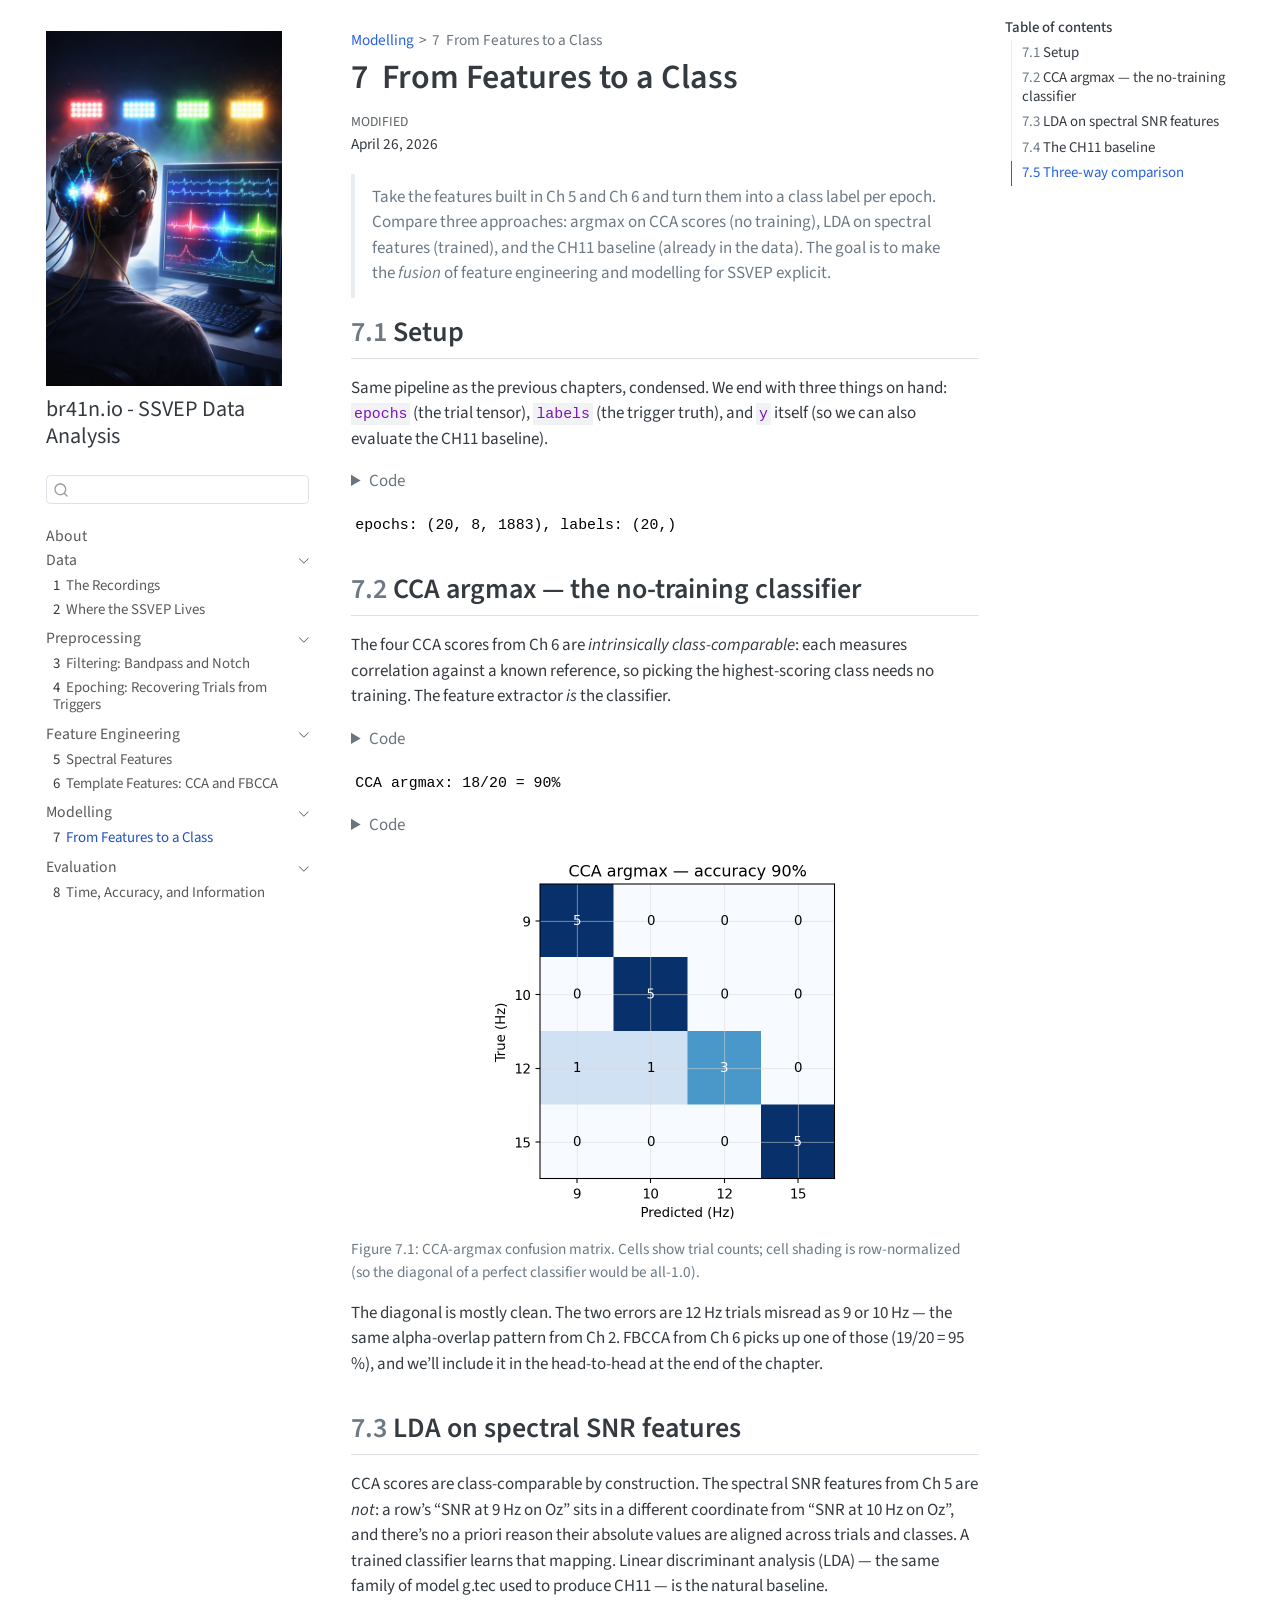
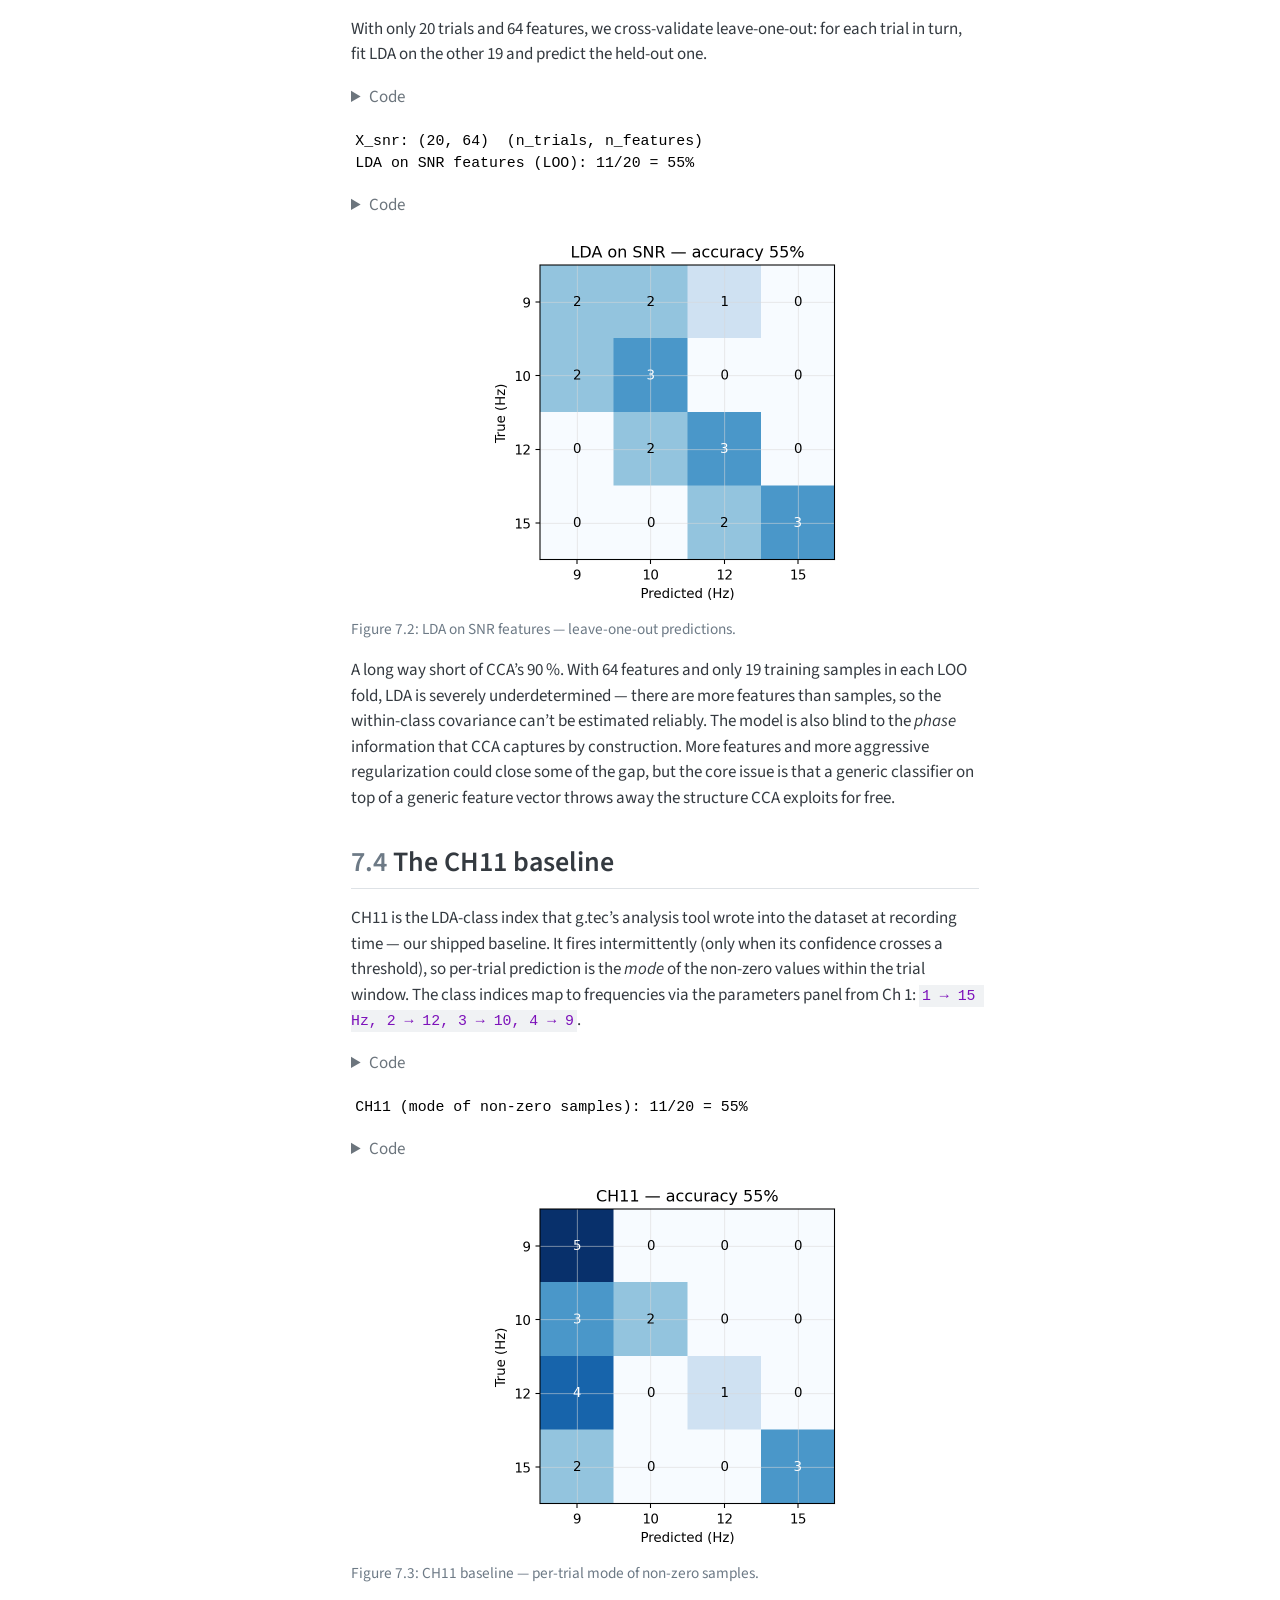
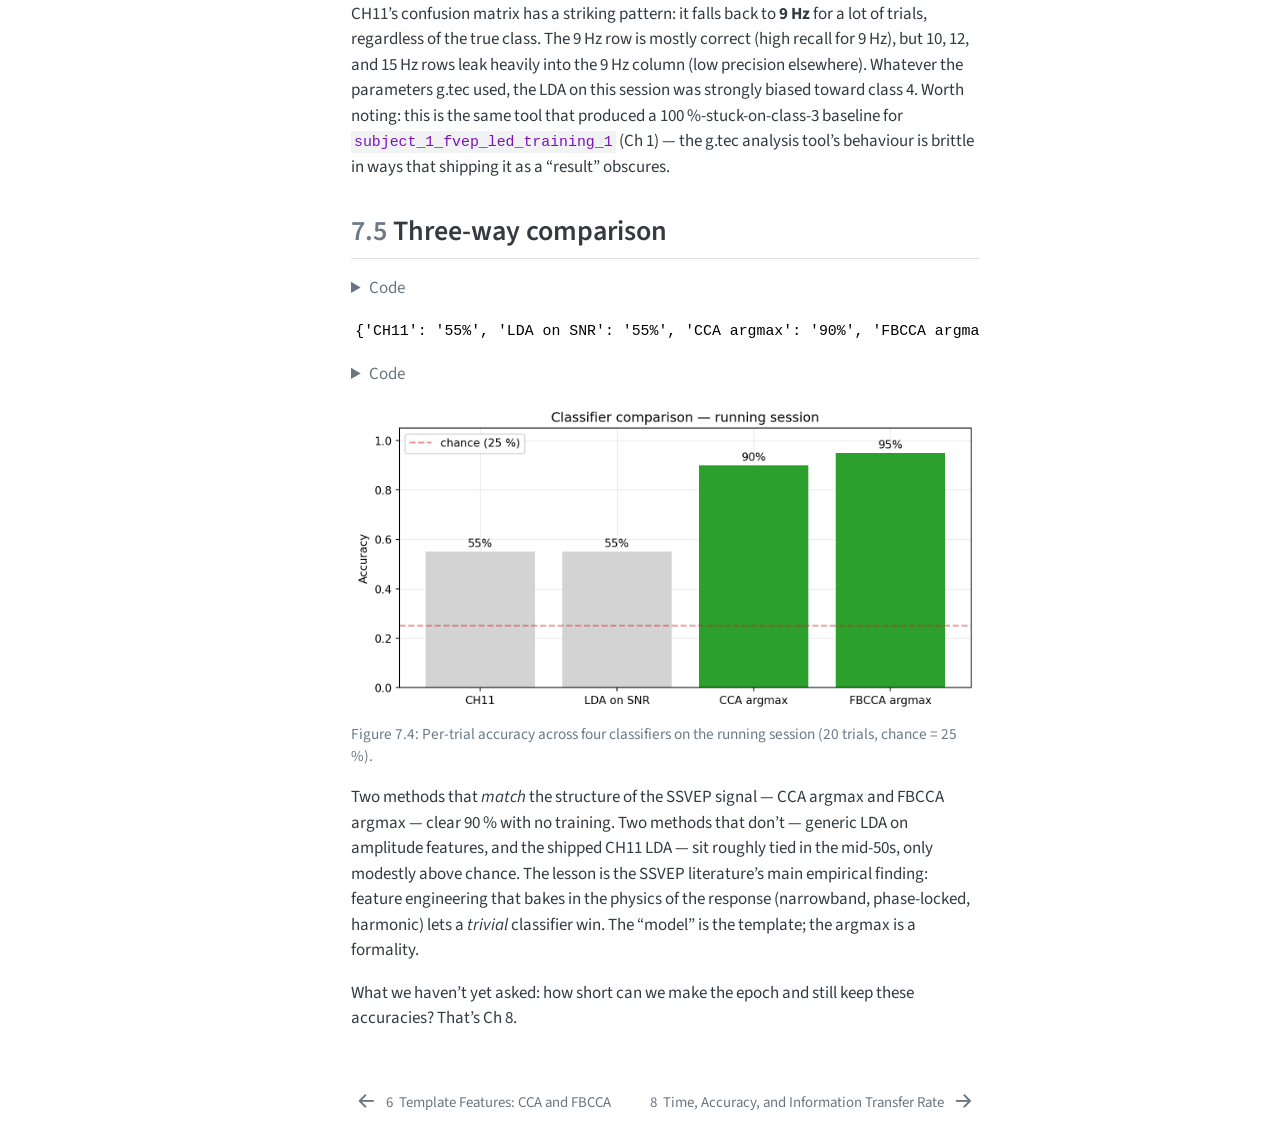
<file: 07-classification.html>
<!DOCTYPE html>
<html xmlns="http://www.w3.org/1999/xhtml" lang="en" xml:lang="en"><head>

<meta charset="utf-8">
<meta name="generator" content="quarto-1.9.37">

<meta name="viewport" content="width=device-width, initial-scale=1.0, user-scalable=yes">

<meta name="description" content="Turn features into per-trial class predictions. Compare CCA argmax (no training), LDA on spectral features, and the CH11 baseline.">

<title>7&nbsp; From Features to a Class – br41n.io - SSVEP Data Analysis</title>
<style>
/* Default styles provided by pandoc.
** See https://pandoc.org/MANUAL.html#variables-for-html for config info.
*/
code{white-space: pre-wrap;}
span.smallcaps{font-variant: small-caps;}
div.columns{display: flex; gap: min(4vw, 1.5em);}
div.column{flex: auto; overflow-x: auto;}
div.hanging-indent{margin-left: 1.5em; text-indent: -1.5em;}
ul.task-list{list-style: none;}
ul.task-list li input[type="checkbox"] {
  width: 0.8em;
  margin: 0 0.8em 0.2em -1em; /* quarto-specific, see https://github.com/quarto-dev/quarto-cli/issues/4556 */ 
  vertical-align: middle;
}
/* CSS for syntax highlighting */
html { -webkit-text-size-adjust: 100%; }
pre > code.sourceCode { white-space: pre; position: relative; }
pre > code.sourceCode > span { display: inline-block; line-height: 1.25; }
pre > code.sourceCode > span:empty { height: 1.2em; }
.sourceCode { overflow: visible; }
code.sourceCode > span { color: inherit; text-decoration: inherit; }
div.sourceCode { margin: 1em 0; }
pre.sourceCode { margin: 0; }
@media screen {
div.sourceCode { overflow: auto; }
}
@media print {
pre > code.sourceCode { white-space: pre-wrap; }
pre > code.sourceCode > span { text-indent: -5em; padding-left: 5em; }
}
pre.numberSource code
  { counter-reset: source-line 0; }
pre.numberSource code > span
  { position: relative; left: -4em; counter-increment: source-line; }
pre.numberSource code > span > a:first-child::before
  { content: counter(source-line);
    position: relative; left: -1em; text-align: right; vertical-align: baseline;
    border: none; display: inline-block;
    -webkit-touch-callout: none; -webkit-user-select: none;
    -khtml-user-select: none; -moz-user-select: none;
    -ms-user-select: none; user-select: none;
    padding: 0 4px; width: 4em;
  }
pre.numberSource { margin-left: 3em;  padding-left: 4px; }
div.sourceCode
  {   }
@media screen {
pre > code.sourceCode > span > a:first-child::before { text-decoration: underline; }
}
</style>


<script src="site_libs/quarto-nav/quarto-nav.js"></script>
<script src="site_libs/quarto-nav/headroom.min.js"></script>
<script src="site_libs/clipboard/clipboard.min.js"></script>
<script src="site_libs/quarto-search/autocomplete.umd.js"></script>
<script src="site_libs/quarto-search/fuse.min.js"></script>
<script src="site_libs/quarto-search/quarto-search.js"></script>
<meta name="quarto:offset" content="./">
<link href="./08-time-accuracy-itr.html" rel="next">
<link href="./06-template-features.html" rel="prev">
<script src="site_libs/quarto-html/quarto.js" type="module"></script>
<script src="site_libs/quarto-html/tabsets/tabsets.js" type="module"></script>
<script src="site_libs/quarto-html/popper.min.js"></script>
<script src="site_libs/quarto-html/tippy.umd.min.js"></script>
<script src="site_libs/quarto-html/anchor.min.js"></script>
<link href="site_libs/quarto-html/tippy.css" rel="stylesheet">
<link href="site_libs/quarto-html/quarto-syntax-highlighting-7f8f88aac4f3542376d5c11b86a4c14d.css" rel="stylesheet" id="quarto-text-highlighting-styles">
<script src="site_libs/bootstrap/bootstrap.min.js"></script>
<link href="site_libs/bootstrap/bootstrap-icons.css" rel="stylesheet">
<link href="site_libs/bootstrap/bootstrap-e9a2425ed2db37d2ba9572119ae29c4e.min.css" rel="stylesheet" append-hash="true" id="quarto-bootstrap" data-mode="light">
<script src="site_libs/quarto-contrib/glightbox/glightbox.min.js"></script>
<link href="site_libs/quarto-contrib/glightbox/glightbox.min.css" rel="stylesheet">
<link href="site_libs/quarto-contrib/glightbox/lightbox.css" rel="stylesheet">
<script id="quarto-search-options" type="application/json">{
  "location": "sidebar",
  "copy-button": false,
  "collapse-after": 3,
  "panel-placement": "start",
  "type": "textbox",
  "limit": 50,
  "keyboard-shortcut": [
    "f",
    "/",
    "s"
  ],
  "show-item-context": false,
  "language": {
    "search-no-results-text": "No results",
    "search-matching-documents-text": "matching documents",
    "search-copy-link-title": "Copy link to search",
    "search-hide-matches-text": "Hide additional matches",
    "search-more-match-text": "more match in this document",
    "search-more-matches-text": "more matches in this document",
    "search-clear-button-title": "Clear",
    "search-text-placeholder": "",
    "search-detached-cancel-button-title": "Cancel",
    "search-submit-button-title": "Submit",
    "search-label": "Search"
  }
}</script>
<script>
  !function(t,e){var o,n,p,r;e.__SV||(window.posthog && window.posthog.__loaded)||(window.posthog=e,e._i=[],e.init=function(i,s,a){function g(t,e){var o=e.split(".");2==o.length&&(t=t[o[0]],e=o[1]),t[e]=function(){t.push([e].concat(Array.prototype.slice.call(arguments,0)))}}(p=t.createElement("script")).type="text/javascript",p.crossOrigin="anonymous",p.async=!0,p.src=s.api_host.replace(".i.posthog.com","-assets.i.posthog.com")+"/static/array.js",(r=t.getElementsByTagName("script")[0]).parentNode.insertBefore(p,r);var u=e;for(void 0!==a?u=e[a]=[]:a="posthog",u.people=u.people||[],u.toString=function(t){var e="posthog";return"posthog"!==a&&(e+="."+a),t||(e+=" (stub)"),e},u.people.toString=function(){return u.toString(1)+".people (stub)"},o="Ei Ni init zi Gi Nr Ui Xi Vi capture calculateEventProperties tn register register_once register_for_session unregister unregister_for_session an getFeatureFlag getFeatureFlagPayload getFeatureFlagResult isFeatureEnabled reloadFeatureFlags updateFlags updateEarlyAccessFeatureEnrollment getEarlyAccessFeatures on onFeatureFlags onSurveysLoaded onSessionId getSurveys getActiveMatchingSurveys renderSurvey displaySurvey cancelPendingSurvey canRenderSurvey canRenderSurveyAsync ln identify setPersonProperties group resetGroups setPersonPropertiesForFlags resetPersonPropertiesForFlags setGroupPropertiesForFlags resetGroupPropertiesForFlags reset setIdentity clearIdentity get_distinct_id getGroups get_session_id get_session_replay_url alias set_config startSessionRecording stopSessionRecording sessionRecordingStarted captureException addExceptionStep captureLog startExceptionAutocapture stopExceptionAutocapture loadToolbar get_property getSessionProperty nn Qi createPersonProfile setInternalOrTestUser sn qi cn opt_in_capturing opt_out_capturing has_opted_in_capturing has_opted_out_capturing get_explicit_consent_status is_capturing clear_opt_in_out_capturing Ji debug Fr rn getPageViewId captureTraceFeedback captureTraceMetric Bi".split(" "),n=0;n<o.length;n++)g(u,o[n]);e._i.push([i,s,a])},e.__SV=1)}(document,window.posthog||[]);
  posthog.init('phc_wHedDdcdyJ5BfSpErd8TZ3BkDeUjs7SkgmvULZ955o4R', {
      api_host: 'https://eu.i.posthog.com',
      defaults: '2026-01-30',
      person_profiles: 'identified_only', // or 'always' to create profiles for anonymous users as well
  })
</script>


<link rel="stylesheet" href="custom.css">
</head>

<body class="nav-sidebar floating quarto-light">

<div id="quarto-search-results"></div>
  <header id="quarto-header" class="headroom fixed-top">
  <nav class="quarto-secondary-nav">
    <div class="container-fluid d-flex">
      <button type="button" class="quarto-btn-toggle btn" data-bs-toggle="collapse" role="button" data-bs-target=".quarto-sidebar-collapse-item" aria-controls="quarto-sidebar" aria-expanded="false" aria-label="Toggle sidebar navigation" onclick="if (window.quartoToggleHeadroom) { window.quartoToggleHeadroom(); }">
        <i class="bi bi-layout-text-sidebar-reverse"></i>
      </button>
        <nav class="quarto-page-breadcrumbs" aria-label="breadcrumb"><ol class="breadcrumb"><li class="breadcrumb-item"><a href="./07-classification.html">Modelling</a></li><li class="breadcrumb-item"><a href="./07-classification.html"><span class="chapter-number">7</span>&nbsp; <span class="chapter-title">From Features to a Class</span></a></li></ol></nav>
        <a class="flex-grow-1" role="navigation" data-bs-toggle="collapse" data-bs-target=".quarto-sidebar-collapse-item" aria-controls="quarto-sidebar" aria-expanded="false" aria-label="Toggle sidebar navigation" onclick="if (window.quartoToggleHeadroom) { window.quartoToggleHeadroom(); }">      
        </a>
      <button type="button" class="btn quarto-search-button" aria-label="Search" onclick="window.quartoOpenSearch();">
        <i class="bi bi-search"></i>
      </button>
    </div>
  </nav>
</header>
<!-- content -->
<div id="quarto-content" class="quarto-container page-columns page-rows-contents page-layout-full">
<!-- sidebar -->
  <nav id="quarto-sidebar" class="sidebar collapse collapse-horizontal quarto-sidebar-collapse-item sidebar-navigation floating overflow-auto">
    <div class="pt-lg-2 mt-2 text-left sidebar-header sidebar-header-stacked">
      <a href="./index.html" class="sidebar-logo-link">
      <img src="./logo.png" alt="" class="sidebar-logo light-content py-0 d-lg-inline d-none">
      <img src="./logo.png" alt="" class="sidebar-logo dark-content py-0 d-lg-inline d-none">
      </a>
    <div class="sidebar-title mb-0 py-0">
      <a href="./">br41n.io - SSVEP Data Analysis</a> 
    </div>
      </div>
        <div class="mt-2 flex-shrink-0 align-items-center">
        <div class="sidebar-search">
        <div id="quarto-search" class="" title="Search"></div>
        </div>
        </div>
    <div class="sidebar-menu-container"> 
    <ul class="list-unstyled mt-1">
        <li class="sidebar-item">
  <div class="sidebar-item-container"> 
  <a href="./index.html" class="sidebar-item-text sidebar-link">
 <span class="menu-text">About</span></a>
  </div>
</li>
        <li class="sidebar-item sidebar-item-section">
      <div class="sidebar-item-container"> 
            <a class="sidebar-item-text sidebar-link text-start" data-bs-toggle="collapse" data-bs-target="#quarto-sidebar-section-1" role="navigation" aria-expanded="true">
 <span class="menu-text">Data</span></a>
          <a class="sidebar-item-toggle text-start" data-bs-toggle="collapse" data-bs-target="#quarto-sidebar-section-1" role="navigation" aria-expanded="true" aria-label="Toggle section">
            <i class="bi bi-chevron-right ms-2"></i>
          </a> 
      </div>
      <ul id="quarto-sidebar-section-1" class="collapse list-unstyled sidebar-section depth1 show">  
          <li class="sidebar-item">
  <div class="sidebar-item-container"> 
  <a href="./01-recordings.html" class="sidebar-item-text sidebar-link">
 <span class="menu-text"><span class="chapter-number">1</span>&nbsp; <span class="chapter-title">The Recordings</span></span></a>
  </div>
</li>
          <li class="sidebar-item">
  <div class="sidebar-item-container"> 
  <a href="./02-ssvep-signature.html" class="sidebar-item-text sidebar-link">
 <span class="menu-text"><span class="chapter-number">2</span>&nbsp; <span class="chapter-title">Where the SSVEP Lives</span></span></a>
  </div>
</li>
      </ul>
  </li>
        <li class="sidebar-item sidebar-item-section">
      <div class="sidebar-item-container"> 
            <a class="sidebar-item-text sidebar-link text-start" data-bs-toggle="collapse" data-bs-target="#quarto-sidebar-section-2" role="navigation" aria-expanded="true">
 <span class="menu-text">Preprocessing</span></a>
          <a class="sidebar-item-toggle text-start" data-bs-toggle="collapse" data-bs-target="#quarto-sidebar-section-2" role="navigation" aria-expanded="true" aria-label="Toggle section">
            <i class="bi bi-chevron-right ms-2"></i>
          </a> 
      </div>
      <ul id="quarto-sidebar-section-2" class="collapse list-unstyled sidebar-section depth1 show">  
          <li class="sidebar-item">
  <div class="sidebar-item-container"> 
  <a href="./03-filtering.html" class="sidebar-item-text sidebar-link">
 <span class="menu-text"><span class="chapter-number">3</span>&nbsp; <span class="chapter-title">Filtering: Bandpass and Notch</span></span></a>
  </div>
</li>
          <li class="sidebar-item">
  <div class="sidebar-item-container"> 
  <a href="./04-epoching.html" class="sidebar-item-text sidebar-link">
 <span class="menu-text"><span class="chapter-number">4</span>&nbsp; <span class="chapter-title">Epoching: Recovering Trials from Triggers</span></span></a>
  </div>
</li>
      </ul>
  </li>
        <li class="sidebar-item sidebar-item-section">
      <div class="sidebar-item-container"> 
            <a class="sidebar-item-text sidebar-link text-start" data-bs-toggle="collapse" data-bs-target="#quarto-sidebar-section-3" role="navigation" aria-expanded="true">
 <span class="menu-text">Feature Engineering</span></a>
          <a class="sidebar-item-toggle text-start" data-bs-toggle="collapse" data-bs-target="#quarto-sidebar-section-3" role="navigation" aria-expanded="true" aria-label="Toggle section">
            <i class="bi bi-chevron-right ms-2"></i>
          </a> 
      </div>
      <ul id="quarto-sidebar-section-3" class="collapse list-unstyled sidebar-section depth1 show">  
          <li class="sidebar-item">
  <div class="sidebar-item-container"> 
  <a href="./05-spectral-features.html" class="sidebar-item-text sidebar-link">
 <span class="menu-text"><span class="chapter-number">5</span>&nbsp; <span class="chapter-title">Spectral Features</span></span></a>
  </div>
</li>
          <li class="sidebar-item">
  <div class="sidebar-item-container"> 
  <a href="./06-template-features.html" class="sidebar-item-text sidebar-link">
 <span class="menu-text"><span class="chapter-number">6</span>&nbsp; <span class="chapter-title">Template Features: CCA and FBCCA</span></span></a>
  </div>
</li>
      </ul>
  </li>
        <li class="sidebar-item sidebar-item-section">
      <div class="sidebar-item-container"> 
            <a class="sidebar-item-text sidebar-link text-start" data-bs-toggle="collapse" data-bs-target="#quarto-sidebar-section-4" role="navigation" aria-expanded="true">
 <span class="menu-text">Modelling</span></a>
          <a class="sidebar-item-toggle text-start" data-bs-toggle="collapse" data-bs-target="#quarto-sidebar-section-4" role="navigation" aria-expanded="true" aria-label="Toggle section">
            <i class="bi bi-chevron-right ms-2"></i>
          </a> 
      </div>
      <ul id="quarto-sidebar-section-4" class="collapse list-unstyled sidebar-section depth1 show">  
          <li class="sidebar-item">
  <div class="sidebar-item-container"> 
  <a href="./07-classification.html" class="sidebar-item-text sidebar-link active">
 <span class="menu-text"><span class="chapter-number">7</span>&nbsp; <span class="chapter-title">From Features to a Class</span></span></a>
  </div>
</li>
      </ul>
  </li>
        <li class="sidebar-item sidebar-item-section">
      <div class="sidebar-item-container"> 
            <a class="sidebar-item-text sidebar-link text-start" data-bs-toggle="collapse" data-bs-target="#quarto-sidebar-section-5" role="navigation" aria-expanded="true">
 <span class="menu-text">Evaluation</span></a>
          <a class="sidebar-item-toggle text-start" data-bs-toggle="collapse" data-bs-target="#quarto-sidebar-section-5" role="navigation" aria-expanded="true" aria-label="Toggle section">
            <i class="bi bi-chevron-right ms-2"></i>
          </a> 
      </div>
      <ul id="quarto-sidebar-section-5" class="collapse list-unstyled sidebar-section depth1 show">  
          <li class="sidebar-item">
  <div class="sidebar-item-container"> 
  <a href="./08-time-accuracy-itr.html" class="sidebar-item-text sidebar-link">
 <span class="menu-text"><span class="chapter-number">8</span>&nbsp; <span class="chapter-title">Time, Accuracy, and Information Transfer Rate</span></span></a>
  </div>
</li>
          <li class="sidebar-item">
  <div class="sidebar-item-container"> 
  <a href="./09-subjects.html" class="sidebar-item-text sidebar-link">
 <span class="menu-text"><span class="chapter-number">9</span>&nbsp; <span class="chapter-title">People Are Different</span></span></a>
  </div>
</li>
      </ul>
  </li>
        <li class="sidebar-item">
  <div class="sidebar-item-container"> 
  <a href="./summary.html" class="sidebar-item-text sidebar-link">
 <span class="menu-text">Summary</span></a>
  </div>
</li>
        <li class="sidebar-item">
  <div class="sidebar-item-container"> 
  <a href="./acronyms.html" class="sidebar-item-text sidebar-link">
 <span class="menu-text">Acronyms</span></a>
  </div>
</li>
        <li class="sidebar-item">
  <div class="sidebar-item-container"> 
  <a href="./references.html" class="sidebar-item-text sidebar-link">
 <span class="menu-text">References</span></a>
  </div>
</li>
    </ul>
    </div>
</nav>
<div id="quarto-sidebar-glass" class="quarto-sidebar-collapse-item" data-bs-toggle="collapse" data-bs-target=".quarto-sidebar-collapse-item"></div>
<!-- margin-sidebar -->
    <div id="quarto-margin-sidebar" class="sidebar margin-sidebar">
        <nav id="TOC" role="doc-toc" class="toc-active">
    <h2 id="toc-title">Table of contents</h2>
   
  <ul>
  <li><a href="#setup" id="toc-setup" class="nav-link active" data-scroll-target="#setup"><span class="header-section-number">7.1</span> Setup</a></li>
  <li><a href="#cca-argmax-the-no-training-classifier" id="toc-cca-argmax-the-no-training-classifier" class="nav-link" data-scroll-target="#cca-argmax-the-no-training-classifier"><span class="header-section-number">7.2</span> CCA argmax — the no-training classifier</a></li>
  <li><a href="#lda-on-spectral-snr-features" id="toc-lda-on-spectral-snr-features" class="nav-link" data-scroll-target="#lda-on-spectral-snr-features"><span class="header-section-number">7.3</span> LDA on spectral SNR features</a></li>
  <li><a href="#the-ch11-baseline" id="toc-the-ch11-baseline" class="nav-link" data-scroll-target="#the-ch11-baseline"><span class="header-section-number">7.4</span> The CH11 baseline</a></li>
  <li><a href="#three-way-comparison" id="toc-three-way-comparison" class="nav-link" data-scroll-target="#three-way-comparison"><span class="header-section-number">7.5</span> Three-way comparison</a></li>
  </ul>
</nav>
    </div>
<!-- main -->
<main class="content column-body" id="quarto-document-content">

<header id="title-block-header" class="quarto-title-block default"><nav class="quarto-page-breadcrumbs quarto-title-breadcrumbs d-none d-lg-block" aria-label="breadcrumb"><ol class="breadcrumb"><li class="breadcrumb-item"><a href="./07-classification.html">Modelling</a></li><li class="breadcrumb-item"><a href="./07-classification.html"><span class="chapter-number">7</span>&nbsp; <span class="chapter-title">From Features to a Class</span></a></li></ol></nav>
<div class="quarto-title">
<h1 class="title"><span class="chapter-number">7</span>&nbsp; <span class="chapter-title">From Features to a Class</span></h1>
</div>



<div class="quarto-title-meta column-body">

    
  
    <div>
    <div class="quarto-title-meta-heading">Modified</div>
    <div class="quarto-title-meta-contents">
      <p class="date-modified">April 26, 2026</p>
    </div>
  </div>
    
  </div>
  


</header>


<blockquote class="blockquote">
<p>Take the features built in Ch 5 and Ch 6 and turn them into a class label per epoch. Compare three approaches: argmax on CCA scores (no training), LDA on spectral features (trained), and the CH11 baseline (already in the data). The goal is to make the <em>fusion</em> of feature engineering and modelling for SSVEP explicit.</p>
</blockquote>
<section id="setup" class="level2" data-number="7.1">
<h2 data-number="7.1" class="anchored" data-anchor-id="setup"><span class="header-section-number">7.1</span> Setup</h2>
<p>Same pipeline as the previous chapters, condensed. We end with three things on hand: <code>epochs</code> (the trial tensor), <code>labels</code> (the trigger truth), and <code>y</code> itself (so we can also evaluate the CH11 baseline).</p>
<div id="1b817867" class="cell" data-execution_count="1">
<details class="code-fold">
<summary>Code</summary>
<div class="code-copy-outer-scaffold"><div class="sourceCode cell-code" id="cb1"><pre class="sourceCode python code-with-copy"><code class="sourceCode python"><span id="cb1-1"><a href="#cb1-1" aria-hidden="true" tabindex="-1"></a><span class="im">from</span> pathlib <span class="im">import</span> Path</span>
<span id="cb1-2"><a href="#cb1-2" aria-hidden="true" tabindex="-1"></a><span class="im">import</span> numpy <span class="im">as</span> np</span>
<span id="cb1-3"><a href="#cb1-3" aria-hidden="true" tabindex="-1"></a><span class="im">import</span> scipy.io</span>
<span id="cb1-4"><a href="#cb1-4" aria-hidden="true" tabindex="-1"></a><span class="im">import</span> matplotlib.pyplot <span class="im">as</span> plt</span>
<span id="cb1-5"><a href="#cb1-5" aria-hidden="true" tabindex="-1"></a><span class="im">from</span> scipy.signal <span class="im">import</span> welch, butter, filtfilt, iirnotch</span>
<span id="cb1-6"><a href="#cb1-6" aria-hidden="true" tabindex="-1"></a><span class="im">from</span> sklearn.cross_decomposition <span class="im">import</span> CCA</span>
<span id="cb1-7"><a href="#cb1-7" aria-hidden="true" tabindex="-1"></a><span class="im">from</span> sklearn.discriminant_analysis <span class="im">import</span> LinearDiscriminantAnalysis</span>
<span id="cb1-8"><a href="#cb1-8" aria-hidden="true" tabindex="-1"></a><span class="im">from</span> sklearn.model_selection <span class="im">import</span> LeaveOneOut</span>
<span id="cb1-9"><a href="#cb1-9" aria-hidden="true" tabindex="-1"></a></span>
<span id="cb1-10"><a href="#cb1-10" aria-hidden="true" tabindex="-1"></a>DATA_DIR <span class="op">=</span> Path(<span class="st">"data"</span>)</span>
<span id="cb1-11"><a href="#cb1-11" aria-hidden="true" tabindex="-1"></a>STIM_FREQS <span class="op">=</span> [<span class="dv">9</span>, <span class="dv">10</span>, <span class="dv">12</span>, <span class="dv">15</span>]</span>
<span id="cb1-12"><a href="#cb1-12" aria-hidden="true" tabindex="-1"></a>HARMONICS <span class="op">=</span> [<span class="dv">1</span>, <span class="dv">2</span>]</span>
<span id="cb1-13"><a href="#cb1-13" aria-hidden="true" tabindex="-1"></a>N_HARMONICS <span class="op">=</span> <span class="dv">2</span></span>
<span id="cb1-14"><a href="#cb1-14" aria-hidden="true" tabindex="-1"></a>NPERSEG <span class="op">=</span> <span class="dv">512</span></span>
<span id="cb1-15"><a href="#cb1-15" aria-hidden="true" tabindex="-1"></a>SUB_BANDS <span class="op">=</span> [(<span class="dv">6</span>, <span class="dv">14</span>), (<span class="dv">14</span>, <span class="dv">22</span>), (<span class="dv">22</span>, <span class="dv">30</span>), (<span class="dv">30</span>, <span class="dv">40</span>)]</span>
<span id="cb1-16"><a href="#cb1-16" aria-hidden="true" tabindex="-1"></a></span>
<span id="cb1-17"><a href="#cb1-17" aria-hidden="true" tabindex="-1"></a>mat <span class="op">=</span> scipy.io.loadmat(DATA_DIR <span class="op">/</span> <span class="st">"subject_2_fvep_led_training_2.mat"</span>)</span>
<span id="cb1-18"><a href="#cb1-18" aria-hidden="true" tabindex="-1"></a>fs <span class="op">=</span> <span class="bu">int</span>(mat[<span class="st">"fs"</span>][<span class="dv">0</span>, <span class="dv">0</span>])</span>
<span id="cb1-19"><a href="#cb1-19" aria-hidden="true" tabindex="-1"></a>y <span class="op">=</span> mat[<span class="st">"y"</span>]</span>
<span id="cb1-20"><a href="#cb1-20" aria-hidden="true" tabindex="-1"></a></span>
<span id="cb1-21"><a href="#cb1-21" aria-hidden="true" tabindex="-1"></a></span>
<span id="cb1-22"><a href="#cb1-22" aria-hidden="true" tabindex="-1"></a><span class="kw">def</span> make_filters(fs, low<span class="op">=</span><span class="fl">5.0</span>, high<span class="op">=</span><span class="fl">40.0</span>, line<span class="op">=</span><span class="fl">50.0</span>, order<span class="op">=</span><span class="dv">4</span>, notch_q<span class="op">=</span><span class="dv">30</span>):</span>
<span id="cb1-23"><a href="#cb1-23" aria-hidden="true" tabindex="-1"></a>    bp_b, bp_a <span class="op">=</span> butter(order, [low, high], btype<span class="op">=</span><span class="st">"band"</span>, fs<span class="op">=</span>fs)</span>
<span id="cb1-24"><a href="#cb1-24" aria-hidden="true" tabindex="-1"></a>    n_b, n_a <span class="op">=</span> iirnotch(line, notch_q, fs<span class="op">=</span>fs)</span>
<span id="cb1-25"><a href="#cb1-25" aria-hidden="true" tabindex="-1"></a>    <span class="cf">return</span> (bp_b, bp_a), (n_b, n_a)</span>
<span id="cb1-26"><a href="#cb1-26" aria-hidden="true" tabindex="-1"></a></span>
<span id="cb1-27"><a href="#cb1-27" aria-hidden="true" tabindex="-1"></a></span>
<span id="cb1-28"><a href="#cb1-28" aria-hidden="true" tabindex="-1"></a><span class="kw">def</span> apply_filters(x, bp, notch):</span>
<span id="cb1-29"><a href="#cb1-29" aria-hidden="true" tabindex="-1"></a>    <span class="cf">return</span> filtfilt(<span class="op">*</span>notch, filtfilt(<span class="op">*</span>bp, x))</span>
<span id="cb1-30"><a href="#cb1-30" aria-hidden="true" tabindex="-1"></a></span>
<span id="cb1-31"><a href="#cb1-31" aria-hidden="true" tabindex="-1"></a></span>
<span id="cb1-32"><a href="#cb1-32" aria-hidden="true" tabindex="-1"></a><span class="kw">def</span> find_trials(y):</span>
<span id="cb1-33"><a href="#cb1-33" aria-hidden="true" tabindex="-1"></a>    ch10 <span class="op">=</span> y[<span class="dv">9</span>].astype(<span class="bu">int</span>)</span>
<span id="cb1-34"><a href="#cb1-34" aria-hidden="true" tabindex="-1"></a>    active <span class="op">=</span> (ch10 <span class="op">!=</span> <span class="dv">0</span>).astype(<span class="bu">int</span>)</span>
<span id="cb1-35"><a href="#cb1-35" aria-hidden="true" tabindex="-1"></a>    diff <span class="op">=</span> np.diff(active)</span>
<span id="cb1-36"><a href="#cb1-36" aria-hidden="true" tabindex="-1"></a>    starts <span class="op">=</span> np.where(diff <span class="op">==</span> <span class="dv">1</span>)[<span class="dv">0</span>] <span class="op">+</span> <span class="dv">1</span></span>
<span id="cb1-37"><a href="#cb1-37" aria-hidden="true" tabindex="-1"></a>    ends <span class="op">=</span> np.where(diff <span class="op">==</span> <span class="op">-</span><span class="dv">1</span>)[<span class="dv">0</span>] <span class="op">+</span> <span class="dv">1</span></span>
<span id="cb1-38"><a href="#cb1-38" aria-hidden="true" tabindex="-1"></a>    <span class="cf">return</span> [(<span class="bu">int</span>(s), <span class="bu">int</span>(e), <span class="bu">int</span>(ch10[s])) <span class="cf">for</span> s, e <span class="kw">in</span> <span class="bu">zip</span>(starts, ends)]</span>
<span id="cb1-39"><a href="#cb1-39" aria-hidden="true" tabindex="-1"></a></span>
<span id="cb1-40"><a href="#cb1-40" aria-hidden="true" tabindex="-1"></a></span>
<span id="cb1-41"><a href="#cb1-41" aria-hidden="true" tabindex="-1"></a>bp, notch <span class="op">=</span> make_filters(fs)</span>
<span id="cb1-42"><a href="#cb1-42" aria-hidden="true" tabindex="-1"></a>y_filt <span class="op">=</span> y.astype(<span class="bu">float</span>).copy()</span>
<span id="cb1-43"><a href="#cb1-43" aria-hidden="true" tabindex="-1"></a><span class="cf">for</span> ci <span class="kw">in</span> <span class="bu">range</span>(<span class="dv">1</span>, <span class="dv">9</span>):</span>
<span id="cb1-44"><a href="#cb1-44" aria-hidden="true" tabindex="-1"></a>    y_filt[ci] <span class="op">=</span> apply_filters(y[ci], bp, notch)</span>
<span id="cb1-45"><a href="#cb1-45" aria-hidden="true" tabindex="-1"></a></span>
<span id="cb1-46"><a href="#cb1-46" aria-hidden="true" tabindex="-1"></a>trials <span class="op">=</span> find_trials(y)</span>
<span id="cb1-47"><a href="#cb1-47" aria-hidden="true" tabindex="-1"></a>n_samples <span class="op">=</span> trials[<span class="dv">0</span>][<span class="dv">1</span>] <span class="op">-</span> trials[<span class="dv">0</span>][<span class="dv">0</span>]</span>
<span id="cb1-48"><a href="#cb1-48" aria-hidden="true" tabindex="-1"></a>epochs <span class="op">=</span> np.stack([y_filt[<span class="dv">1</span>:<span class="dv">9</span>, s:s <span class="op">+</span> n_samples] <span class="cf">for</span> s, _, _ <span class="kw">in</span> trials])</span>
<span id="cb1-49"><a href="#cb1-49" aria-hidden="true" tabindex="-1"></a>labels <span class="op">=</span> np.array([fr <span class="cf">for</span> _, _, fr <span class="kw">in</span> trials])</span>
<span id="cb1-50"><a href="#cb1-50" aria-hidden="true" tabindex="-1"></a><span class="bu">print</span>(<span class="ss">f"epochs: </span><span class="sc">{</span>epochs<span class="sc">.</span>shape<span class="sc">}</span><span class="ss">, labels: </span><span class="sc">{</span>labels<span class="sc">.</span>shape<span class="sc">}</span><span class="ss">"</span>)</span>
<span id="cb1-51"><a href="#cb1-51" aria-hidden="true" tabindex="-1"></a></span>
<span id="cb1-52"><a href="#cb1-52" aria-hidden="true" tabindex="-1"></a></span>
<span id="cb1-53"><a href="#cb1-53" aria-hidden="true" tabindex="-1"></a><span class="kw">def</span> confusion_matrix(true, pred, classes):</span>
<span id="cb1-54"><a href="#cb1-54" aria-hidden="true" tabindex="-1"></a>    cm <span class="op">=</span> np.zeros((<span class="bu">len</span>(classes), <span class="bu">len</span>(classes)), dtype<span class="op">=</span><span class="bu">int</span>)</span>
<span id="cb1-55"><a href="#cb1-55" aria-hidden="true" tabindex="-1"></a>    <span class="cf">for</span> t, p <span class="kw">in</span> <span class="bu">zip</span>(true, pred):</span>
<span id="cb1-56"><a href="#cb1-56" aria-hidden="true" tabindex="-1"></a>        <span class="cf">if</span> t <span class="kw">in</span> classes <span class="kw">and</span> p <span class="kw">in</span> classes:</span>
<span id="cb1-57"><a href="#cb1-57" aria-hidden="true" tabindex="-1"></a>            cm[classes.index(t), classes.index(p)] <span class="op">+=</span> <span class="dv">1</span></span>
<span id="cb1-58"><a href="#cb1-58" aria-hidden="true" tabindex="-1"></a>    <span class="cf">return</span> cm</span>
<span id="cb1-59"><a href="#cb1-59" aria-hidden="true" tabindex="-1"></a></span>
<span id="cb1-60"><a href="#cb1-60" aria-hidden="true" tabindex="-1"></a></span>
<span id="cb1-61"><a href="#cb1-61" aria-hidden="true" tabindex="-1"></a><span class="kw">def</span> plot_confusion(cm, classes, title, ax):</span>
<span id="cb1-62"><a href="#cb1-62" aria-hidden="true" tabindex="-1"></a>    cm_norm <span class="op">=</span> cm <span class="op">/</span> np.maximum(cm.<span class="bu">sum</span>(axis<span class="op">=</span><span class="dv">1</span>, keepdims<span class="op">=</span><span class="va">True</span>), <span class="dv">1</span>)</span>
<span id="cb1-63"><a href="#cb1-63" aria-hidden="true" tabindex="-1"></a>    im <span class="op">=</span> ax.imshow(cm_norm, cmap<span class="op">=</span><span class="st">"Blues"</span>, vmin<span class="op">=</span><span class="dv">0</span>, vmax<span class="op">=</span><span class="dv">1</span>)</span>
<span id="cb1-64"><a href="#cb1-64" aria-hidden="true" tabindex="-1"></a>    <span class="cf">for</span> i <span class="kw">in</span> <span class="bu">range</span>(<span class="bu">len</span>(classes)):</span>
<span id="cb1-65"><a href="#cb1-65" aria-hidden="true" tabindex="-1"></a>        <span class="cf">for</span> j <span class="kw">in</span> <span class="bu">range</span>(<span class="bu">len</span>(classes)):</span>
<span id="cb1-66"><a href="#cb1-66" aria-hidden="true" tabindex="-1"></a>            ax.text(j, i, <span class="ss">f"</span><span class="sc">{</span>cm[i, j]<span class="sc">}</span><span class="ss">"</span>, ha<span class="op">=</span><span class="st">"center"</span>, va<span class="op">=</span><span class="st">"center"</span>,</span>
<span id="cb1-67"><a href="#cb1-67" aria-hidden="true" tabindex="-1"></a>                    color<span class="op">=</span><span class="st">"white"</span> <span class="cf">if</span> cm_norm[i, j] <span class="op">&gt;</span> <span class="fl">0.5</span> <span class="cf">else</span> <span class="st">"black"</span>, fontsize<span class="op">=</span><span class="dv">10</span>)</span>
<span id="cb1-68"><a href="#cb1-68" aria-hidden="true" tabindex="-1"></a>    ax.set_xticks(<span class="bu">range</span>(<span class="bu">len</span>(classes)))</span>
<span id="cb1-69"><a href="#cb1-69" aria-hidden="true" tabindex="-1"></a>    ax.set_xticklabels([<span class="ss">f"</span><span class="sc">{</span>c<span class="sc">}</span><span class="ss">"</span> <span class="cf">for</span> c <span class="kw">in</span> classes])</span>
<span id="cb1-70"><a href="#cb1-70" aria-hidden="true" tabindex="-1"></a>    ax.set_yticks(<span class="bu">range</span>(<span class="bu">len</span>(classes)))</span>
<span id="cb1-71"><a href="#cb1-71" aria-hidden="true" tabindex="-1"></a>    ax.set_yticklabels([<span class="ss">f"</span><span class="sc">{</span>c<span class="sc">}</span><span class="ss">"</span> <span class="cf">for</span> c <span class="kw">in</span> classes])</span>
<span id="cb1-72"><a href="#cb1-72" aria-hidden="true" tabindex="-1"></a>    ax.set_xlabel(<span class="st">"Predicted (Hz)"</span>)</span>
<span id="cb1-73"><a href="#cb1-73" aria-hidden="true" tabindex="-1"></a>    ax.set_ylabel(<span class="st">"True (Hz)"</span>)</span>
<span id="cb1-74"><a href="#cb1-74" aria-hidden="true" tabindex="-1"></a>    ax.set_title(title)</span>
<span id="cb1-75"><a href="#cb1-75" aria-hidden="true" tabindex="-1"></a>    <span class="cf">return</span> im</span></code></pre></div><button title="Copy to Clipboard" class="code-copy-button"><i class="bi"></i></button></div>
</details>
<div class="cell-output cell-output-stdout">
<pre><code>epochs: (20, 8, 1883), labels: (20,)</code></pre>
</div>
</div>
</section>
<section id="cca-argmax-the-no-training-classifier" class="level2" data-number="7.2">
<h2 data-number="7.2" class="anchored" data-anchor-id="cca-argmax-the-no-training-classifier"><span class="header-section-number">7.2</span> CCA argmax — the no-training classifier</h2>
<p>The four CCA scores from Ch 6 are <em>intrinsically class-comparable</em>: each measures correlation against a known reference, so picking the highest-scoring class needs no training. The feature extractor <em>is</em> the classifier.</p>
<div id="370987bb" class="cell" data-execution_count="2">
<details class="code-fold">
<summary>Code</summary>
<div class="code-copy-outer-scaffold"><div class="sourceCode cell-code" id="cb3"><pre class="sourceCode python code-with-copy"><code class="sourceCode python"><span id="cb3-1"><a href="#cb3-1" aria-hidden="true" tabindex="-1"></a><span class="kw">def</span> build_template(freq, n_samples, fs, n_harmonics<span class="op">=</span>N_HARMONICS):</span>
<span id="cb3-2"><a href="#cb3-2" aria-hidden="true" tabindex="-1"></a>    t <span class="op">=</span> np.arange(n_samples) <span class="op">/</span> fs</span>
<span id="cb3-3"><a href="#cb3-3" aria-hidden="true" tabindex="-1"></a>    refs <span class="op">=</span> []</span>
<span id="cb3-4"><a href="#cb3-4" aria-hidden="true" tabindex="-1"></a>    <span class="cf">for</span> h <span class="kw">in</span> <span class="bu">range</span>(<span class="dv">1</span>, n_harmonics <span class="op">+</span> <span class="dv">1</span>):</span>
<span id="cb3-5"><a href="#cb3-5" aria-hidden="true" tabindex="-1"></a>        refs.append(np.sin(<span class="dv">2</span> <span class="op">*</span> np.pi <span class="op">*</span> h <span class="op">*</span> freq <span class="op">*</span> t))</span>
<span id="cb3-6"><a href="#cb3-6" aria-hidden="true" tabindex="-1"></a>        refs.append(np.cos(<span class="dv">2</span> <span class="op">*</span> np.pi <span class="op">*</span> h <span class="op">*</span> freq <span class="op">*</span> t))</span>
<span id="cb3-7"><a href="#cb3-7" aria-hidden="true" tabindex="-1"></a>    <span class="cf">return</span> np.stack(refs, axis<span class="op">=</span><span class="dv">1</span>)</span>
<span id="cb3-8"><a href="#cb3-8" aria-hidden="true" tabindex="-1"></a></span>
<span id="cb3-9"><a href="#cb3-9" aria-hidden="true" tabindex="-1"></a></span>
<span id="cb3-10"><a href="#cb3-10" aria-hidden="true" tabindex="-1"></a><span class="kw">def</span> cca_score(X, Y):</span>
<span id="cb3-11"><a href="#cb3-11" aria-hidden="true" tabindex="-1"></a>    cca <span class="op">=</span> CCA(n_components<span class="op">=</span><span class="dv">1</span>, max_iter<span class="op">=</span><span class="dv">500</span>)</span>
<span id="cb3-12"><a href="#cb3-12" aria-hidden="true" tabindex="-1"></a>    cca.fit(X, Y)</span>
<span id="cb3-13"><a href="#cb3-13" aria-hidden="true" tabindex="-1"></a>    Xc, Yc <span class="op">=</span> cca.transform(X, Y)</span>
<span id="cb3-14"><a href="#cb3-14" aria-hidden="true" tabindex="-1"></a>    <span class="cf">return</span> <span class="bu">float</span>(np.corrcoef(Xc.ravel(), Yc.ravel())[<span class="dv">0</span>, <span class="dv">1</span>])</span>
<span id="cb3-15"><a href="#cb3-15" aria-hidden="true" tabindex="-1"></a></span>
<span id="cb3-16"><a href="#cb3-16" aria-hidden="true" tabindex="-1"></a></span>
<span id="cb3-17"><a href="#cb3-17" aria-hidden="true" tabindex="-1"></a><span class="kw">def</span> cca_class_scores(epoch, fs, freqs<span class="op">=</span>STIM_FREQS):</span>
<span id="cb3-18"><a href="#cb3-18" aria-hidden="true" tabindex="-1"></a>    X <span class="op">=</span> epoch.T</span>
<span id="cb3-19"><a href="#cb3-19" aria-hidden="true" tabindex="-1"></a>    <span class="cf">return</span> np.array([cca_score(X, build_template(f, X.shape[<span class="dv">0</span>], fs)) <span class="cf">for</span> f <span class="kw">in</span> freqs])</span>
<span id="cb3-20"><a href="#cb3-20" aria-hidden="true" tabindex="-1"></a></span>
<span id="cb3-21"><a href="#cb3-21" aria-hidden="true" tabindex="-1"></a></span>
<span id="cb3-22"><a href="#cb3-22" aria-hidden="true" tabindex="-1"></a>cca_pred <span class="op">=</span> np.array([STIM_FREQS[cca_class_scores(ep, fs).argmax()] <span class="cf">for</span> ep <span class="kw">in</span> epochs])</span>
<span id="cb3-23"><a href="#cb3-23" aria-hidden="true" tabindex="-1"></a>cca_acc <span class="op">=</span> (cca_pred <span class="op">==</span> labels).mean()</span>
<span id="cb3-24"><a href="#cb3-24" aria-hidden="true" tabindex="-1"></a><span class="bu">print</span>(<span class="ss">f"CCA argmax: </span><span class="sc">{</span>(cca_pred <span class="op">==</span> labels)<span class="sc">.</span><span class="bu">sum</span>()<span class="sc">}</span><span class="ss">/</span><span class="sc">{</span><span class="bu">len</span>(labels)<span class="sc">}</span><span class="ss"> = </span><span class="sc">{</span>cca_acc<span class="sc">:.0%}</span><span class="ss">"</span>)</span></code></pre></div><button title="Copy to Clipboard" class="code-copy-button"><i class="bi"></i></button></div>
</details>
<div class="cell-output cell-output-stdout">
<pre><code>CCA argmax: 18/20 = 90%</code></pre>
</div>
</div>
<div id="cell-fig-cca-confusion" class="cell" data-execution_count="3">
<details class="code-fold">
<summary>Code</summary>
<div class="code-copy-outer-scaffold"><div class="sourceCode cell-code" id="cb5"><pre class="sourceCode python code-with-copy"><code class="sourceCode python"><span id="cb5-1"><a href="#cb5-1" aria-hidden="true" tabindex="-1"></a>fig, ax <span class="op">=</span> plt.subplots(figsize<span class="op">=</span>(<span class="dv">5</span>, <span class="dv">4</span>))</span>
<span id="cb5-2"><a href="#cb5-2" aria-hidden="true" tabindex="-1"></a>plot_confusion(confusion_matrix(labels, cca_pred, STIM_FREQS), STIM_FREQS,</span>
<span id="cb5-3"><a href="#cb5-3" aria-hidden="true" tabindex="-1"></a>               <span class="ss">f"CCA argmax — accuracy </span><span class="sc">{</span>cca_acc<span class="sc">:.0%}</span><span class="ss">"</span>, ax)</span>
<span id="cb5-4"><a href="#cb5-4" aria-hidden="true" tabindex="-1"></a>fig.tight_layout()</span>
<span id="cb5-5"><a href="#cb5-5" aria-hidden="true" tabindex="-1"></a>fig.savefig(<span class="st">"images/07-classification_cca_confusion.png"</span>, dpi<span class="op">=</span><span class="dv">200</span>, bbox_inches<span class="op">=</span><span class="st">"tight"</span>)</span>
<span id="cb5-6"><a href="#cb5-6" aria-hidden="true" tabindex="-1"></a>plt.show()</span></code></pre></div><button title="Copy to Clipboard" class="code-copy-button"><i class="bi"></i></button></div>
</details>
<div class="cell-output cell-output-display">
<div id="fig-cca-confusion" class="quarto-float quarto-figure quarto-figure-center anchored">
<figure class="quarto-float quarto-float-fig figure">
<div aria-describedby="fig-cca-confusion-caption-0ceaefa1-69ba-4598-a22c-09a6ac19f8ca">
<a href="07-classification_files/figure-html/fig-cca-confusion-output-1.png" class="lightbox" data-gallery="quarto-lightbox-gallery-1" title="Figure&nbsp;7.1: CCA-argmax confusion matrix. Cells show trial counts; cell shading is row-normalized (so the diagonal of a perfect classifier would be all-1.0)."><img src="07-classification_files/figure-html/fig-cca-confusion-output-1.png" width="358" height="374" class="figure-img"></a>
</div>
<figcaption class="quarto-float-caption-bottom quarto-float-caption quarto-float-fig" id="fig-cca-confusion-caption-0ceaefa1-69ba-4598-a22c-09a6ac19f8ca">
Figure&nbsp;7.1: CCA-argmax confusion matrix. Cells show trial counts; cell shading is row-normalized (so the diagonal of a perfect classifier would be all-1.0).
</figcaption>
</figure>
</div>
</div>
</div>
<p>The diagonal is mostly clean. The two errors are 12 Hz trials misread as 9 or 10 Hz — the same alpha-overlap pattern from Ch 2. FBCCA from Ch 6 picks up one of those (19/20 = 95 %), and we’ll include it in the head-to-head at the end of the chapter.</p>
</section>
<section id="lda-on-spectral-snr-features" class="level2" data-number="7.3">
<h2 data-number="7.3" class="anchored" data-anchor-id="lda-on-spectral-snr-features"><span class="header-section-number">7.3</span> LDA on spectral SNR features</h2>
<p>CCA scores are class-comparable by construction. The spectral SNR features from Ch 5 are <em>not</em>: a row’s “SNR at 9 Hz on Oz” sits in a different coordinate from “SNR at 10 Hz on Oz”, and there’s no a priori reason their absolute values are aligned across trials and classes. A trained classifier learns that mapping. Linear discriminant analysis (LDA) — the same family of model g.tec used to produce CH11 — is the natural baseline.</p>
<p>With only 20 trials and 64 features, we cross-validate leave-one-out: for each trial in turn, fit LDA on the other 19 and predict the held-out one.</p>
<div id="20226fe2" class="cell" data-execution_count="4">
<details class="code-fold">
<summary>Code</summary>
<div class="code-copy-outer-scaffold"><div class="sourceCode cell-code" id="cb6"><pre class="sourceCode python code-with-copy"><code class="sourceCode python"><span id="cb6-1"><a href="#cb6-1" aria-hidden="true" tabindex="-1"></a><span class="kw">def</span> channel_psd(channel, fs, nperseg<span class="op">=</span>NPERSEG):</span>
<span id="cb6-2"><a href="#cb6-2" aria-hidden="true" tabindex="-1"></a>    <span class="cf">return</span> welch(channel, fs<span class="op">=</span>fs, nperseg<span class="op">=</span><span class="bu">min</span>(nperseg, <span class="bu">len</span>(channel)))</span>
<span id="cb6-3"><a href="#cb6-3" aria-hidden="true" tabindex="-1"></a></span>
<span id="cb6-4"><a href="#cb6-4" aria-hidden="true" tabindex="-1"></a></span>
<span id="cb6-5"><a href="#cb6-5" aria-hidden="true" tabindex="-1"></a><span class="kw">def</span> snr_at(ff, pxx, f_target, half_bw_hz<span class="op">=</span><span class="fl">0.6</span>, neigh_hw_hz<span class="op">=</span><span class="fl">2.5</span>):</span>
<span id="cb6-6"><a href="#cb6-6" aria-hidden="true" tabindex="-1"></a>    df <span class="op">=</span> ff[<span class="dv">1</span>] <span class="op">-</span> ff[<span class="dv">0</span>]</span>
<span id="cb6-7"><a href="#cb6-7" aria-hidden="true" tabindex="-1"></a>    excl <span class="op">=</span> <span class="bu">max</span>(<span class="dv">1</span>, <span class="bu">int</span>(<span class="bu">round</span>(half_bw_hz <span class="op">/</span> df)))</span>
<span id="cb6-8"><a href="#cb6-8" aria-hidden="true" tabindex="-1"></a>    half <span class="op">=</span> <span class="bu">int</span>(<span class="bu">round</span>(neigh_hw_hz <span class="op">/</span> df))</span>
<span id="cb6-9"><a href="#cb6-9" aria-hidden="true" tabindex="-1"></a>    target <span class="op">=</span> np.argmin(np.<span class="bu">abs</span>(ff <span class="op">-</span> f_target))</span>
<span id="cb6-10"><a href="#cb6-10" aria-hidden="true" tabindex="-1"></a>    lo, hi <span class="op">=</span> <span class="bu">max</span>(<span class="dv">0</span>, target <span class="op">-</span> half), <span class="bu">min</span>(<span class="bu">len</span>(pxx), target <span class="op">+</span> half <span class="op">+</span> <span class="dv">1</span>)</span>
<span id="cb6-11"><a href="#cb6-11" aria-hidden="true" tabindex="-1"></a>    idx <span class="op">=</span> np.arange(lo, hi)</span>
<span id="cb6-12"><a href="#cb6-12" aria-hidden="true" tabindex="-1"></a>    idx <span class="op">=</span> idx[np.<span class="bu">abs</span>(idx <span class="op">-</span> target) <span class="op">&gt;</span> excl]</span>
<span id="cb6-13"><a href="#cb6-13" aria-hidden="true" tabindex="-1"></a>    <span class="cf">return</span> pxx[target] <span class="op">/</span> pxx[idx].mean() <span class="cf">if</span> <span class="bu">len</span>(idx) <span class="cf">else</span> <span class="fl">0.0</span></span>
<span id="cb6-14"><a href="#cb6-14" aria-hidden="true" tabindex="-1"></a></span>
<span id="cb6-15"><a href="#cb6-15" aria-hidden="true" tabindex="-1"></a></span>
<span id="cb6-16"><a href="#cb6-16" aria-hidden="true" tabindex="-1"></a><span class="kw">def</span> epoch_snr_features(epoch, fs):</span>
<span id="cb6-17"><a href="#cb6-17" aria-hidden="true" tabindex="-1"></a>    feats <span class="op">=</span> []</span>
<span id="cb6-18"><a href="#cb6-18" aria-hidden="true" tabindex="-1"></a>    <span class="cf">for</span> ch <span class="kw">in</span> <span class="bu">range</span>(epoch.shape[<span class="dv">0</span>]):</span>
<span id="cb6-19"><a href="#cb6-19" aria-hidden="true" tabindex="-1"></a>        ff, pxx <span class="op">=</span> channel_psd(epoch[ch], fs)</span>
<span id="cb6-20"><a href="#cb6-20" aria-hidden="true" tabindex="-1"></a>        <span class="cf">for</span> f <span class="kw">in</span> STIM_FREQS:</span>
<span id="cb6-21"><a href="#cb6-21" aria-hidden="true" tabindex="-1"></a>            <span class="cf">for</span> h <span class="kw">in</span> HARMONICS:</span>
<span id="cb6-22"><a href="#cb6-22" aria-hidden="true" tabindex="-1"></a>                feats.append(snr_at(ff, pxx, h <span class="op">*</span> f))</span>
<span id="cb6-23"><a href="#cb6-23" aria-hidden="true" tabindex="-1"></a>    <span class="cf">return</span> np.array(feats)</span>
<span id="cb6-24"><a href="#cb6-24" aria-hidden="true" tabindex="-1"></a></span>
<span id="cb6-25"><a href="#cb6-25" aria-hidden="true" tabindex="-1"></a></span>
<span id="cb6-26"><a href="#cb6-26" aria-hidden="true" tabindex="-1"></a>X_snr <span class="op">=</span> np.stack([epoch_snr_features(ep, fs) <span class="cf">for</span> ep <span class="kw">in</span> epochs])</span>
<span id="cb6-27"><a href="#cb6-27" aria-hidden="true" tabindex="-1"></a><span class="bu">print</span>(<span class="ss">f"X_snr: </span><span class="sc">{</span>X_snr<span class="sc">.</span>shape<span class="sc">}</span><span class="ss">  (n_trials, n_features)"</span>)</span>
<span id="cb6-28"><a href="#cb6-28" aria-hidden="true" tabindex="-1"></a></span>
<span id="cb6-29"><a href="#cb6-29" aria-hidden="true" tabindex="-1"></a>loo <span class="op">=</span> LeaveOneOut()</span>
<span id="cb6-30"><a href="#cb6-30" aria-hidden="true" tabindex="-1"></a>lda_pred <span class="op">=</span> np.zeros_like(labels)</span>
<span id="cb6-31"><a href="#cb6-31" aria-hidden="true" tabindex="-1"></a><span class="cf">for</span> tr, te <span class="kw">in</span> loo.split(X_snr):</span>
<span id="cb6-32"><a href="#cb6-32" aria-hidden="true" tabindex="-1"></a>    lda <span class="op">=</span> LinearDiscriminantAnalysis()</span>
<span id="cb6-33"><a href="#cb6-33" aria-hidden="true" tabindex="-1"></a>    lda.fit(X_snr[tr], labels[tr])</span>
<span id="cb6-34"><a href="#cb6-34" aria-hidden="true" tabindex="-1"></a>    lda_pred[te] <span class="op">=</span> lda.predict(X_snr[te])</span>
<span id="cb6-35"><a href="#cb6-35" aria-hidden="true" tabindex="-1"></a></span>
<span id="cb6-36"><a href="#cb6-36" aria-hidden="true" tabindex="-1"></a>lda_acc <span class="op">=</span> (lda_pred <span class="op">==</span> labels).mean()</span>
<span id="cb6-37"><a href="#cb6-37" aria-hidden="true" tabindex="-1"></a><span class="bu">print</span>(<span class="ss">f"LDA on SNR features (LOO): </span><span class="sc">{</span>(lda_pred <span class="op">==</span> labels)<span class="sc">.</span><span class="bu">sum</span>()<span class="sc">}</span><span class="ss">/</span><span class="sc">{</span><span class="bu">len</span>(labels)<span class="sc">}</span><span class="ss"> = </span><span class="sc">{</span>lda_acc<span class="sc">:.0%}</span><span class="ss">"</span>)</span></code></pre></div><button title="Copy to Clipboard" class="code-copy-button"><i class="bi"></i></button></div>
</details>
<div class="cell-output cell-output-stdout">
<pre><code>X_snr: (20, 64)  (n_trials, n_features)
LDA on SNR features (LOO): 11/20 = 55%</code></pre>
</div>
</div>
<div id="cell-fig-lda-confusion" class="cell" data-execution_count="5">
<details class="code-fold">
<summary>Code</summary>
<div class="code-copy-outer-scaffold"><div class="sourceCode cell-code" id="cb8"><pre class="sourceCode python code-with-copy"><code class="sourceCode python"><span id="cb8-1"><a href="#cb8-1" aria-hidden="true" tabindex="-1"></a>fig, ax <span class="op">=</span> plt.subplots(figsize<span class="op">=</span>(<span class="dv">5</span>, <span class="dv">4</span>))</span>
<span id="cb8-2"><a href="#cb8-2" aria-hidden="true" tabindex="-1"></a>plot_confusion(confusion_matrix(labels, lda_pred, STIM_FREQS), STIM_FREQS,</span>
<span id="cb8-3"><a href="#cb8-3" aria-hidden="true" tabindex="-1"></a>               <span class="ss">f"LDA on SNR — accuracy </span><span class="sc">{</span>lda_acc<span class="sc">:.0%}</span><span class="ss">"</span>, ax)</span>
<span id="cb8-4"><a href="#cb8-4" aria-hidden="true" tabindex="-1"></a>fig.tight_layout()</span>
<span id="cb8-5"><a href="#cb8-5" aria-hidden="true" tabindex="-1"></a>fig.savefig(<span class="st">"images/07-classification_lda_confusion.png"</span>, dpi<span class="op">=</span><span class="dv">200</span>, bbox_inches<span class="op">=</span><span class="st">"tight"</span>)</span>
<span id="cb8-6"><a href="#cb8-6" aria-hidden="true" tabindex="-1"></a>plt.show()</span></code></pre></div><button title="Copy to Clipboard" class="code-copy-button"><i class="bi"></i></button></div>
</details>
<div class="cell-output cell-output-display">
<div id="fig-lda-confusion" class="quarto-float quarto-figure quarto-figure-center anchored">
<figure class="quarto-float quarto-float-fig figure">
<div aria-describedby="fig-lda-confusion-caption-0ceaefa1-69ba-4598-a22c-09a6ac19f8ca">
<a href="07-classification_files/figure-html/fig-lda-confusion-output-1.png" class="lightbox" data-gallery="quarto-lightbox-gallery-2" title="Figure&nbsp;7.2: LDA on SNR features — leave-one-out predictions."><img src="07-classification_files/figure-html/fig-lda-confusion-output-1.png" width="358" height="374" class="figure-img"></a>
</div>
<figcaption class="quarto-float-caption-bottom quarto-float-caption quarto-float-fig" id="fig-lda-confusion-caption-0ceaefa1-69ba-4598-a22c-09a6ac19f8ca">
Figure&nbsp;7.2: LDA on SNR features — leave-one-out predictions.
</figcaption>
</figure>
</div>
</div>
</div>
<p>A long way short of CCA’s 90 %. With 64 features and only 19 training samples in each LOO fold, LDA is severely underdetermined — there are more features than samples, so the within-class covariance can’t be estimated reliably. The model is also blind to the <em>phase</em> information that CCA captures by construction. More features and more aggressive regularization could close some of the gap, but the core issue is that a generic classifier on top of a generic feature vector throws away the structure CCA exploits for free.</p>
</section>
<section id="the-ch11-baseline" class="level2" data-number="7.4">
<h2 data-number="7.4" class="anchored" data-anchor-id="the-ch11-baseline"><span class="header-section-number">7.4</span> The CH11 baseline</h2>
<p>CH11 is the LDA-class index that g.tec’s analysis tool wrote into the dataset at recording time — our shipped baseline. It fires intermittently (only when its confidence crosses a threshold), so per-trial prediction is the <em>mode</em> of the non-zero values within the trial window. The class indices map to frequencies via the parameters panel from Ch 1: <code>1 → 15 Hz, 2 → 12, 3 → 10, 4 → 9</code>.</p>
<div id="3dfbfb7a" class="cell" data-execution_count="6">
<details class="code-fold">
<summary>Code</summary>
<div class="code-copy-outer-scaffold"><div class="sourceCode cell-code" id="cb9"><pre class="sourceCode python code-with-copy"><code class="sourceCode python"><span id="cb9-1"><a href="#cb9-1" aria-hidden="true" tabindex="-1"></a>CH11_TO_HZ <span class="op">=</span> {<span class="dv">1</span>: <span class="dv">15</span>, <span class="dv">2</span>: <span class="dv">12</span>, <span class="dv">3</span>: <span class="dv">10</span>, <span class="dv">4</span>: <span class="dv">9</span>}</span>
<span id="cb9-2"><a href="#cb9-2" aria-hidden="true" tabindex="-1"></a></span>
<span id="cb9-3"><a href="#cb9-3" aria-hidden="true" tabindex="-1"></a></span>
<span id="cb9-4"><a href="#cb9-4" aria-hidden="true" tabindex="-1"></a><span class="kw">def</span> ch11_predict(y, trials):</span>
<span id="cb9-5"><a href="#cb9-5" aria-hidden="true" tabindex="-1"></a>    ch11 <span class="op">=</span> y[<span class="dv">10</span>].astype(<span class="bu">int</span>)</span>
<span id="cb9-6"><a href="#cb9-6" aria-hidden="true" tabindex="-1"></a>    preds <span class="op">=</span> []</span>
<span id="cb9-7"><a href="#cb9-7" aria-hidden="true" tabindex="-1"></a>    <span class="cf">for</span> s, e, _ <span class="kw">in</span> trials:</span>
<span id="cb9-8"><a href="#cb9-8" aria-hidden="true" tabindex="-1"></a>        non_zero <span class="op">=</span> ch11[s:e][ch11[s:e] <span class="op">!=</span> <span class="dv">0</span>]</span>
<span id="cb9-9"><a href="#cb9-9" aria-hidden="true" tabindex="-1"></a>        <span class="cf">if</span> <span class="bu">len</span>(non_zero) <span class="op">==</span> <span class="dv">0</span>:</span>
<span id="cb9-10"><a href="#cb9-10" aria-hidden="true" tabindex="-1"></a>            preds.append(<span class="op">-</span><span class="dv">1</span>)  <span class="co"># no decision</span></span>
<span id="cb9-11"><a href="#cb9-11" aria-hidden="true" tabindex="-1"></a>        <span class="cf">else</span>:</span>
<span id="cb9-12"><a href="#cb9-12" aria-hidden="true" tabindex="-1"></a>            values, counts <span class="op">=</span> np.unique(non_zero, return_counts<span class="op">=</span><span class="va">True</span>)</span>
<span id="cb9-13"><a href="#cb9-13" aria-hidden="true" tabindex="-1"></a>            preds.append(CH11_TO_HZ.get(<span class="bu">int</span>(values[counts.argmax()]), <span class="op">-</span><span class="dv">1</span>))</span>
<span id="cb9-14"><a href="#cb9-14" aria-hidden="true" tabindex="-1"></a>    <span class="cf">return</span> np.array(preds)</span>
<span id="cb9-15"><a href="#cb9-15" aria-hidden="true" tabindex="-1"></a></span>
<span id="cb9-16"><a href="#cb9-16" aria-hidden="true" tabindex="-1"></a></span>
<span id="cb9-17"><a href="#cb9-17" aria-hidden="true" tabindex="-1"></a>ch11_pred <span class="op">=</span> ch11_predict(y, trials)</span>
<span id="cb9-18"><a href="#cb9-18" aria-hidden="true" tabindex="-1"></a>ch11_acc <span class="op">=</span> (ch11_pred <span class="op">==</span> labels).mean()</span>
<span id="cb9-19"><a href="#cb9-19" aria-hidden="true" tabindex="-1"></a><span class="bu">print</span>(<span class="ss">f"CH11 (mode of non-zero samples): </span><span class="sc">{</span>(ch11_pred <span class="op">==</span> labels)<span class="sc">.</span><span class="bu">sum</span>()<span class="sc">}</span><span class="ss">/</span><span class="sc">{</span><span class="bu">len</span>(labels)<span class="sc">}</span><span class="ss"> = </span><span class="sc">{</span>ch11_acc<span class="sc">:.0%}</span><span class="ss">"</span>)</span></code></pre></div><button title="Copy to Clipboard" class="code-copy-button"><i class="bi"></i></button></div>
</details>
<div class="cell-output cell-output-stdout">
<pre><code>CH11 (mode of non-zero samples): 11/20 = 55%</code></pre>
</div>
</div>
<div id="cell-fig-ch11-confusion" class="cell" data-execution_count="7">
<details class="code-fold">
<summary>Code</summary>
<div class="code-copy-outer-scaffold"><div class="sourceCode cell-code" id="cb11"><pre class="sourceCode python code-with-copy"><code class="sourceCode python"><span id="cb11-1"><a href="#cb11-1" aria-hidden="true" tabindex="-1"></a>fig, ax <span class="op">=</span> plt.subplots(figsize<span class="op">=</span>(<span class="dv">5</span>, <span class="dv">4</span>))</span>
<span id="cb11-2"><a href="#cb11-2" aria-hidden="true" tabindex="-1"></a>plot_confusion(confusion_matrix(labels, ch11_pred, STIM_FREQS), STIM_FREQS,</span>
<span id="cb11-3"><a href="#cb11-3" aria-hidden="true" tabindex="-1"></a>               <span class="ss">f"CH11 — accuracy </span><span class="sc">{</span>ch11_acc<span class="sc">:.0%}</span><span class="ss">"</span>, ax)</span>
<span id="cb11-4"><a href="#cb11-4" aria-hidden="true" tabindex="-1"></a>fig.tight_layout()</span>
<span id="cb11-5"><a href="#cb11-5" aria-hidden="true" tabindex="-1"></a>fig.savefig(<span class="st">"images/07-classification_ch11_confusion.png"</span>, dpi<span class="op">=</span><span class="dv">200</span>, bbox_inches<span class="op">=</span><span class="st">"tight"</span>)</span>
<span id="cb11-6"><a href="#cb11-6" aria-hidden="true" tabindex="-1"></a>plt.show()</span></code></pre></div><button title="Copy to Clipboard" class="code-copy-button"><i class="bi"></i></button></div>
</details>
<div class="cell-output cell-output-display">
<div id="fig-ch11-confusion" class="quarto-float quarto-figure quarto-figure-center anchored">
<figure class="quarto-float quarto-float-fig figure">
<div aria-describedby="fig-ch11-confusion-caption-0ceaefa1-69ba-4598-a22c-09a6ac19f8ca">
<a href="07-classification_files/figure-html/fig-ch11-confusion-output-1.png" class="lightbox" data-gallery="quarto-lightbox-gallery-3" title="Figure&nbsp;7.3: CH11 baseline — per-trial mode of non-zero samples."><img src="07-classification_files/figure-html/fig-ch11-confusion-output-1.png" width="358" height="374" class="figure-img"></a>
</div>
<figcaption class="quarto-float-caption-bottom quarto-float-caption quarto-float-fig" id="fig-ch11-confusion-caption-0ceaefa1-69ba-4598-a22c-09a6ac19f8ca">
Figure&nbsp;7.3: CH11 baseline — per-trial mode of non-zero samples.
</figcaption>
</figure>
</div>
</div>
</div>
<p>CH11’s confusion matrix has a striking pattern: it falls back to <strong>9 Hz</strong> for a lot of trials, regardless of the true class. The 9 Hz row is mostly correct (high recall for 9 Hz), but 10, 12, and 15 Hz rows leak heavily into the 9 Hz column (low precision elsewhere). Whatever the parameters g.tec used, the LDA on this session was strongly biased toward class 4. Worth noting: this is the same tool that produced a 100 %-stuck-on-class-3 baseline for <code>subject_1_fvep_led_training_1</code> (Ch 1) — the g.tec analysis tool’s behaviour is brittle in ways that shipping it as a “result” obscures.</p>
</section>
<section id="three-way-comparison" class="level2" data-number="7.5">
<h2 data-number="7.5" class="anchored" data-anchor-id="three-way-comparison"><span class="header-section-number">7.5</span> Three-way comparison</h2>
<div id="3e616d20" class="cell" data-execution_count="8">
<details class="code-fold">
<summary>Code</summary>
<div class="code-copy-outer-scaffold"><div class="sourceCode cell-code" id="cb12"><pre class="sourceCode python code-with-copy"><code class="sourceCode python"><span id="cb12-1"><a href="#cb12-1" aria-hidden="true" tabindex="-1"></a><span class="kw">def</span> fbcca_class_scores(epoch, fs, freqs<span class="op">=</span>STIM_FREQS, sub_bands<span class="op">=</span>SUB_BANDS,</span>
<span id="cb12-2"><a href="#cb12-2" aria-hidden="true" tabindex="-1"></a>                       a<span class="op">=</span><span class="fl">1.25</span>, b<span class="op">=</span><span class="fl">0.25</span>, n_harmonics<span class="op">=</span>N_HARMONICS):</span>
<span id="cb12-3"><a href="#cb12-3" aria-hidden="true" tabindex="-1"></a>    n_samples <span class="op">=</span> epoch.shape[<span class="dv">1</span>]</span>
<span id="cb12-4"><a href="#cb12-4" aria-hidden="true" tabindex="-1"></a>    weights <span class="op">=</span> np.array([(i <span class="op">+</span> <span class="dv">1</span>) <span class="op">**</span> <span class="op">-</span>a <span class="op">+</span> b <span class="cf">for</span> i <span class="kw">in</span> <span class="bu">range</span>(<span class="bu">len</span>(sub_bands))])</span>
<span id="cb12-5"><a href="#cb12-5" aria-hidden="true" tabindex="-1"></a>    band_signals <span class="op">=</span> []</span>
<span id="cb12-6"><a href="#cb12-6" aria-hidden="true" tabindex="-1"></a>    <span class="cf">for</span> low, high <span class="kw">in</span> sub_bands:</span>
<span id="cb12-7"><a href="#cb12-7" aria-hidden="true" tabindex="-1"></a>        b_, a_ <span class="op">=</span> butter(<span class="dv">4</span>, [low, high], btype<span class="op">=</span><span class="st">"band"</span>, fs<span class="op">=</span>fs)</span>
<span id="cb12-8"><a href="#cb12-8" aria-hidden="true" tabindex="-1"></a>        band_signals.append(filtfilt(b_, a_, epoch, axis<span class="op">=-</span><span class="dv">1</span>))</span>
<span id="cb12-9"><a href="#cb12-9" aria-hidden="true" tabindex="-1"></a>    scores <span class="op">=</span> np.zeros(<span class="bu">len</span>(freqs))</span>
<span id="cb12-10"><a href="#cb12-10" aria-hidden="true" tabindex="-1"></a>    <span class="cf">for</span> fi, freq <span class="kw">in</span> <span class="bu">enumerate</span>(freqs):</span>
<span id="cb12-11"><a href="#cb12-11" aria-hidden="true" tabindex="-1"></a>        Y <span class="op">=</span> build_template(freq, n_samples, fs, n_harmonics)</span>
<span id="cb12-12"><a href="#cb12-12" aria-hidden="true" tabindex="-1"></a>        <span class="cf">for</span> bi, sig <span class="kw">in</span> <span class="bu">enumerate</span>(band_signals):</span>
<span id="cb12-13"><a href="#cb12-13" aria-hidden="true" tabindex="-1"></a>            scores[fi] <span class="op">+=</span> weights[bi] <span class="op">*</span> cca_score(sig.T, Y) <span class="op">**</span> <span class="dv">2</span></span>
<span id="cb12-14"><a href="#cb12-14" aria-hidden="true" tabindex="-1"></a>    <span class="cf">return</span> scores</span>
<span id="cb12-15"><a href="#cb12-15" aria-hidden="true" tabindex="-1"></a></span>
<span id="cb12-16"><a href="#cb12-16" aria-hidden="true" tabindex="-1"></a></span>
<span id="cb12-17"><a href="#cb12-17" aria-hidden="true" tabindex="-1"></a>fbcca_pred <span class="op">=</span> np.array([STIM_FREQS[fbcca_class_scores(ep, fs).argmax()] <span class="cf">for</span> ep <span class="kw">in</span> epochs])</span>
<span id="cb12-18"><a href="#cb12-18" aria-hidden="true" tabindex="-1"></a>fbcca_acc <span class="op">=</span> (fbcca_pred <span class="op">==</span> labels).mean()</span>
<span id="cb12-19"><a href="#cb12-19" aria-hidden="true" tabindex="-1"></a></span>
<span id="cb12-20"><a href="#cb12-20" aria-hidden="true" tabindex="-1"></a>methods <span class="op">=</span> [<span class="st">"CH11"</span>, <span class="st">"LDA on SNR"</span>, <span class="st">"CCA argmax"</span>, <span class="st">"FBCCA argmax"</span>]</span>
<span id="cb12-21"><a href="#cb12-21" aria-hidden="true" tabindex="-1"></a>accs <span class="op">=</span> [ch11_acc, lda_acc, cca_acc, fbcca_acc]</span>
<span id="cb12-22"><a href="#cb12-22" aria-hidden="true" tabindex="-1"></a><span class="bu">print</span>({m: <span class="ss">f"</span><span class="sc">{</span>a<span class="sc">:.0%}</span><span class="ss">"</span> <span class="cf">for</span> m, a <span class="kw">in</span> <span class="bu">zip</span>(methods, accs)})</span></code></pre></div><button title="Copy to Clipboard" class="code-copy-button"><i class="bi"></i></button></div>
</details>
<div class="cell-output cell-output-stdout">
<pre><code>{'CH11': '55%', 'LDA on SNR': '55%', 'CCA argmax': '90%', 'FBCCA argmax': '95%'}</code></pre>
</div>
</div>
<div id="cell-fig-comparison" class="cell" data-execution_count="9">
<details class="code-fold">
<summary>Code</summary>
<div class="code-copy-outer-scaffold"><div class="sourceCode cell-code" id="cb14"><pre class="sourceCode python code-with-copy"><code class="sourceCode python"><span id="cb14-1"><a href="#cb14-1" aria-hidden="true" tabindex="-1"></a>colors <span class="op">=</span> [<span class="st">"lightgray"</span>, <span class="st">"lightgray"</span>, <span class="st">"C2"</span>, <span class="st">"C2"</span>]</span>
<span id="cb14-2"><a href="#cb14-2" aria-hidden="true" tabindex="-1"></a>fig, ax <span class="op">=</span> plt.subplots(figsize<span class="op">=</span>(<span class="dv">8</span>, <span class="dv">4</span>))</span>
<span id="cb14-3"><a href="#cb14-3" aria-hidden="true" tabindex="-1"></a>bars <span class="op">=</span> ax.bar(methods, accs, color<span class="op">=</span>colors)</span>
<span id="cb14-4"><a href="#cb14-4" aria-hidden="true" tabindex="-1"></a><span class="cf">for</span> bar, a <span class="kw">in</span> <span class="bu">zip</span>(bars, accs):</span>
<span id="cb14-5"><a href="#cb14-5" aria-hidden="true" tabindex="-1"></a>    ax.text(bar.get_x() <span class="op">+</span> bar.get_width() <span class="op">/</span> <span class="dv">2</span>, a <span class="op">+</span> <span class="fl">0.02</span>, <span class="ss">f"</span><span class="sc">{</span>a<span class="sc">:.0%}</span><span class="ss">"</span>,</span>
<span id="cb14-6"><a href="#cb14-6" aria-hidden="true" tabindex="-1"></a>            ha<span class="op">=</span><span class="st">"center"</span>, fontsize<span class="op">=</span><span class="dv">10</span>)</span>
<span id="cb14-7"><a href="#cb14-7" aria-hidden="true" tabindex="-1"></a>ax.axhline(<span class="fl">0.25</span>, color<span class="op">=</span><span class="st">"C3"</span>, ls<span class="op">=</span><span class="st">"--"</span>, alpha<span class="op">=</span><span class="fl">0.5</span>, label<span class="op">=</span><span class="st">"chance (25 %)"</span>)</span>
<span id="cb14-8"><a href="#cb14-8" aria-hidden="true" tabindex="-1"></a>ax.set_ylim(<span class="dv">0</span>, <span class="fl">1.05</span>)</span>
<span id="cb14-9"><a href="#cb14-9" aria-hidden="true" tabindex="-1"></a>ax.set_ylabel(<span class="st">"Accuracy"</span>)</span>
<span id="cb14-10"><a href="#cb14-10" aria-hidden="true" tabindex="-1"></a>ax.set_title(<span class="st">"Classifier comparison — running session"</span>)</span>
<span id="cb14-11"><a href="#cb14-11" aria-hidden="true" tabindex="-1"></a>ax.legend(loc<span class="op">=</span><span class="st">"upper left"</span>)</span>
<span id="cb14-12"><a href="#cb14-12" aria-hidden="true" tabindex="-1"></a>fig.tight_layout()</span>
<span id="cb14-13"><a href="#cb14-13" aria-hidden="true" tabindex="-1"></a>fig.savefig(<span class="st">"images/07-classification_comparison.png"</span>, dpi<span class="op">=</span><span class="dv">200</span>, bbox_inches<span class="op">=</span><span class="st">"tight"</span>)</span>
<span id="cb14-14"><a href="#cb14-14" aria-hidden="true" tabindex="-1"></a>plt.show()</span></code></pre></div><button title="Copy to Clipboard" class="code-copy-button"><i class="bi"></i></button></div>
</details>
<div class="cell-output cell-output-display">
<div id="fig-comparison" class="quarto-float quarto-figure quarto-figure-center anchored">
<figure class="quarto-float quarto-float-fig figure">
<div aria-describedby="fig-comparison-caption-0ceaefa1-69ba-4598-a22c-09a6ac19f8ca">
<a href="07-classification_files/figure-html/fig-comparison-output-1.png" class="lightbox" data-gallery="quarto-lightbox-gallery-4" title="Figure&nbsp;7.4: Per-trial accuracy across four classifiers on the running session (20 trials, chance = 25 %)."><img src="07-classification_files/figure-html/fig-comparison-output-1.png" width="758" height="374" class="figure-img"></a>
</div>
<figcaption class="quarto-float-caption-bottom quarto-float-caption quarto-float-fig" id="fig-comparison-caption-0ceaefa1-69ba-4598-a22c-09a6ac19f8ca">
Figure&nbsp;7.4: Per-trial accuracy across four classifiers on the running session (20 trials, chance = 25 %).
</figcaption>
</figure>
</div>
</div>
</div>
<p>Two methods that <em>match</em> the structure of the SSVEP signal — CCA argmax and FBCCA argmax — clear 90 % with no training. Two methods that don’t — generic LDA on amplitude features, and the shipped CH11 LDA — sit roughly tied in the mid-50s, only modestly above chance. The lesson is the SSVEP literature’s main empirical finding: feature engineering that bakes in the physics of the response (narrowband, phase-locked, harmonic) lets a <em>trivial</em> classifier win. The “model” is the template; the argmax is a formality.</p>
<p>What we haven’t yet asked: how short can we make the epoch and still keep these accuracies? That’s Ch 8.</p>


</section>

</main> <!-- /main -->
<script id="quarto-html-after-body" type="application/javascript">
  window.document.addEventListener("DOMContentLoaded", function (event) {
    const icon = "";
    const anchorJS = new window.AnchorJS();
    anchorJS.options = {
      placement: 'right',
      icon: icon
    };
    anchorJS.add('.anchored');
    const isCodeAnnotation = (el) => {
      for (const clz of el.classList) {
        if (clz.startsWith('code-annotation-')) {                     
          return true;
        }
      }
      return false;
    }
    const onCopySuccess = function(e) {
      // button target
      const button = e.trigger;
      // don't keep focus
      button.blur();
      // flash "checked"
      button.classList.add('code-copy-button-checked');
      var currentTitle = button.getAttribute("title");
      button.setAttribute("title", "Copied!");
      let tooltip;
      if (window.bootstrap) {
        button.setAttribute("data-bs-toggle", "tooltip");
        button.setAttribute("data-bs-placement", "left");
        button.setAttribute("data-bs-title", "Copied!");
        tooltip = new bootstrap.Tooltip(button, 
          { trigger: "manual", 
            customClass: "code-copy-button-tooltip",
            offset: [0, -8]});
        tooltip.show();    
      }
      setTimeout(function() {
        if (tooltip) {
          tooltip.hide();
          button.removeAttribute("data-bs-title");
          button.removeAttribute("data-bs-toggle");
          button.removeAttribute("data-bs-placement");
        }
        button.setAttribute("title", currentTitle);
        button.classList.remove('code-copy-button-checked');
      }, 1000);
      // clear code selection
      e.clearSelection();
    }
    const getTextToCopy = function(trigger) {
      const outerScaffold = trigger.parentElement.cloneNode(true);
      const codeEl = outerScaffold.querySelector('code');
      for (const childEl of codeEl.children) {
        if (isCodeAnnotation(childEl)) {
          childEl.remove();
        }
      }
      return codeEl.innerText;
    }
    const clipboard = new window.ClipboardJS('.code-copy-button:not([data-in-quarto-modal])', {
      text: getTextToCopy
    });
    clipboard.on('success', onCopySuccess);
    if (window.document.getElementById('quarto-embedded-source-code-modal')) {
      const clipboardModal = new window.ClipboardJS('.code-copy-button[data-in-quarto-modal]', {
        text: getTextToCopy,
        container: window.document.getElementById('quarto-embedded-source-code-modal')
      });
      clipboardModal.on('success', onCopySuccess);
    }
      var localhostRegex = new RegExp(/^(?:http|https):\/\/localhost\:?[0-9]*\//);
      var mailtoRegex = new RegExp(/^mailto:/);
        var filterRegex = new RegExp('/' + window.location.host + '/');
      var isInternal = (href) => {
          return filterRegex.test(href) || localhostRegex.test(href) || mailtoRegex.test(href);
      }
      // Inspect non-navigation links and adorn them if external
     var links = window.document.querySelectorAll('a[href]:not(.nav-link):not(.navbar-brand):not(.toc-action):not(.sidebar-link):not(.sidebar-item-toggle):not(.pagination-link):not(.no-external):not([aria-hidden]):not(.dropdown-item):not(.quarto-navigation-tool):not(.about-link)');
      for (var i=0; i<links.length; i++) {
        const link = links[i];
        if (!isInternal(link.href)) {
          // undo the damage that might have been done by quarto-nav.js in the case of
          // links that we want to consider external
          if (link.dataset.originalHref !== undefined) {
            link.href = link.dataset.originalHref;
          }
        }
      }
    function tippyHover(el, contentFn, onTriggerFn, onUntriggerFn) {
      const config = {
        allowHTML: true,
        maxWidth: 500,
        delay: 100,
        arrow: false,
        appendTo: function(el) {
            return el.parentElement;
        },
        interactive: true,
        interactiveBorder: 10,
        theme: 'quarto',
        placement: 'bottom-start',
      };
      if (contentFn) {
        config.content = contentFn;
      }
      if (onTriggerFn) {
        config.onTrigger = onTriggerFn;
      }
      if (onUntriggerFn) {
        config.onUntrigger = onUntriggerFn;
      }
      window.tippy(el, config); 
    }
    const noterefs = window.document.querySelectorAll('a[role="doc-noteref"]');
    for (var i=0; i<noterefs.length; i++) {
      const ref = noterefs[i];
      tippyHover(ref, function() {
        // use id or data attribute instead here
        let href = ref.getAttribute('data-footnote-href') || ref.getAttribute('href');
        try { href = new URL(href).hash; } catch {}
        const id = href.replace(/^#\/?/, "");
        const note = window.document.getElementById(id);
        if (note) {
          return note.innerHTML;
        } else {
          return "";
        }
      });
    }
    const xrefs = window.document.querySelectorAll('a.quarto-xref');
    const processXRef = (id, note) => {
      // Strip column container classes
      const stripColumnClz = (el) => {
        el.classList.remove("page-full", "page-columns");
        if (el.children) {
          for (const child of el.children) {
            stripColumnClz(child);
          }
        }
      }
      stripColumnClz(note)
      if (id === null || id.startsWith('sec-')) {
        // Special case sections, only their first couple elements
        const container = document.createElement("div");
        if (note.children && note.children.length > 2) {
          container.appendChild(note.children[0].cloneNode(true));
          for (let i = 1; i < note.children.length; i++) {
            const child = note.children[i];
            if (child.tagName === "P" && child.innerText === "") {
              continue;
            } else {
              container.appendChild(child.cloneNode(true));
              break;
            }
          }
          if (window.Quarto?.typesetMath) {
            window.Quarto.typesetMath(container);
          }
          return container.innerHTML
        } else {
          if (window.Quarto?.typesetMath) {
            window.Quarto.typesetMath(note);
          }
          return note.innerHTML;
        }
      } else {
        // Remove any anchor links if they are present
        const anchorLink = note.querySelector('a.anchorjs-link');
        if (anchorLink) {
          anchorLink.remove();
        }
        if (window.Quarto?.typesetMath) {
          window.Quarto.typesetMath(note);
        }
        if (note.classList.contains("callout")) {
          return note.outerHTML;
        } else {
          return note.innerHTML;
        }
      }
    }
    for (var i=0; i<xrefs.length; i++) {
      const xref = xrefs[i];
      tippyHover(xref, undefined, function(instance) {
        instance.disable();
        let url = xref.getAttribute('href');
        let hash = undefined; 
        if (url.startsWith('#')) {
          hash = url;
        } else {
          try { hash = new URL(url).hash; } catch {}
        }
        if (hash) {
          const id = hash.replace(/^#\/?/, "");
          const note = window.document.getElementById(id);
          if (note !== null) {
            try {
              const html = processXRef(id, note.cloneNode(true));
              instance.setContent(html);
            } finally {
              instance.enable();
              instance.show();
            }
          } else {
            // See if we can fetch this
            fetch(url.split('#')[0])
            .then(res => res.text())
            .then(html => {
              const parser = new DOMParser();
              const htmlDoc = parser.parseFromString(html, "text/html");
              const note = htmlDoc.getElementById(id);
              if (note !== null) {
                const html = processXRef(id, note);
                instance.setContent(html);
              } 
            }).finally(() => {
              instance.enable();
              instance.show();
            });
          }
        } else {
          // See if we can fetch a full url (with no hash to target)
          // This is a special case and we should probably do some content thinning / targeting
          fetch(url)
          .then(res => res.text())
          .then(html => {
            const parser = new DOMParser();
            const htmlDoc = parser.parseFromString(html, "text/html");
            const note = htmlDoc.querySelector('main.content');
            if (note !== null) {
              // This should only happen for chapter cross references
              // (since there is no id in the URL)
              // remove the first header
              if (note.children.length > 0 && note.children[0].tagName === "HEADER") {
                note.children[0].remove();
              }
              const html = processXRef(null, note);
              instance.setContent(html);
            } 
          }).finally(() => {
            instance.enable();
            instance.show();
          });
        }
      }, function(instance) {
      });
    }
        let selectedAnnoteEl;
        const selectorForAnnotation = ( cell, annotation) => {
          let cellAttr = 'data-code-cell="' + cell + '"';
          let lineAttr = 'data-code-annotation="' +  annotation + '"';
          const selector = 'span[' + cellAttr + '][' + lineAttr + ']';
          return selector;
        }
        const selectCodeLines = (annoteEl) => {
          const doc = window.document;
          const targetCell = annoteEl.getAttribute("data-target-cell");
          const targetAnnotation = annoteEl.getAttribute("data-target-annotation");
          const annoteSpan = window.document.querySelector(selectorForAnnotation(targetCell, targetAnnotation));
          const lines = annoteSpan.getAttribute("data-code-lines").split(",");
          const lineIds = lines.map((line) => {
            return targetCell + "-" + line;
          })
          let top = null;
          let height = null;
          let parent = null;
          if (lineIds.length > 0) {
              //compute the position of the single el (top and bottom and make a div)
              const el = window.document.getElementById(lineIds[0]);
              top = el.offsetTop;
              height = el.offsetHeight;
              parent = el.parentElement.parentElement;
            if (lineIds.length > 1) {
              const lastEl = window.document.getElementById(lineIds[lineIds.length - 1]);
              const bottom = lastEl.offsetTop + lastEl.offsetHeight;
              height = bottom - top;
            }
            if (top !== null && height !== null && parent !== null) {
              // cook up a div (if necessary) and position it 
              let div = window.document.getElementById("code-annotation-line-highlight");
              if (div === null) {
                div = window.document.createElement("div");
                div.setAttribute("id", "code-annotation-line-highlight");
                div.style.position = 'absolute';
                parent.appendChild(div);
              }
              div.style.top = top - 2 + "px";
              div.style.height = height + 4 + "px";
              div.style.left = 0;
              let gutterDiv = window.document.getElementById("code-annotation-line-highlight-gutter");
              if (gutterDiv === null) {
                gutterDiv = window.document.createElement("div");
                gutterDiv.setAttribute("id", "code-annotation-line-highlight-gutter");
                gutterDiv.style.position = 'absolute';
                const codeCell = window.document.getElementById(targetCell);
                const gutter = codeCell.querySelector('.code-annotation-gutter');
                gutter.appendChild(gutterDiv);
              }
              gutterDiv.style.top = top - 2 + "px";
              gutterDiv.style.height = height + 4 + "px";
            }
            selectedAnnoteEl = annoteEl;
          }
        };
        const unselectCodeLines = () => {
          const elementsIds = ["code-annotation-line-highlight", "code-annotation-line-highlight-gutter"];
          elementsIds.forEach((elId) => {
            const div = window.document.getElementById(elId);
            if (div) {
              div.remove();
            }
          });
          selectedAnnoteEl = undefined;
        };
          // Handle positioning of the toggle
      window.addEventListener(
        "resize",
        throttle(() => {
          elRect = undefined;
          if (selectedAnnoteEl) {
            selectCodeLines(selectedAnnoteEl);
          }
        }, 10)
      );
      function throttle(fn, ms) {
      let throttle = false;
      let timer;
        return (...args) => {
          if(!throttle) { // first call gets through
              fn.apply(this, args);
              throttle = true;
          } else { // all the others get throttled
              if(timer) clearTimeout(timer); // cancel #2
              timer = setTimeout(() => {
                fn.apply(this, args);
                timer = throttle = false;
              }, ms);
          }
        };
      }
        // Attach click handler to the DT
        const annoteDls = window.document.querySelectorAll('dt[data-target-cell]');
        for (const annoteDlNode of annoteDls) {
          annoteDlNode.addEventListener('click', (event) => {
            const clickedEl = event.target;
            if (clickedEl !== selectedAnnoteEl) {
              unselectCodeLines();
              const activeEl = window.document.querySelector('dt[data-target-cell].code-annotation-active');
              if (activeEl) {
                activeEl.classList.remove('code-annotation-active');
              }
              selectCodeLines(clickedEl);
              clickedEl.classList.add('code-annotation-active');
            } else {
              // Unselect the line
              unselectCodeLines();
              clickedEl.classList.remove('code-annotation-active');
            }
          });
        }
    const findCites = (el) => {
      const parentEl = el.parentElement;
      if (parentEl) {
        const cites = parentEl.dataset.cites;
        if (cites) {
          return {
            el,
            cites: cites.split(' ')
          };
        } else {
          return findCites(el.parentElement)
        }
      } else {
        return undefined;
      }
    };
    var bibliorefs = window.document.querySelectorAll('a[role="doc-biblioref"]');
    for (var i=0; i<bibliorefs.length; i++) {
      const ref = bibliorefs[i];
      const citeInfo = findCites(ref);
      if (citeInfo) {
        tippyHover(citeInfo.el, function() {
          var popup = window.document.createElement('div');
          citeInfo.cites.forEach(function(cite) {
            var citeDiv = window.document.createElement('div');
            citeDiv.classList.add('hanging-indent');
            citeDiv.classList.add('csl-entry');
            var biblioDiv = window.document.getElementById('ref-' + cite);
            if (biblioDiv) {
              citeDiv.innerHTML = biblioDiv.innerHTML;
            }
            popup.appendChild(citeDiv);
          });
          return popup.innerHTML;
        });
      }
    }
  });
  </script>
<nav class="page-navigation column-body">
  <div class="nav-page nav-page-previous">
      <a href="./06-template-features.html" class="pagination-link" aria-label="Template Features: CCA and FBCCA">
        <i class="bi bi-arrow-left-short"></i> <span class="nav-page-text"><span class="chapter-number">6</span>&nbsp; <span class="chapter-title">Template Features: CCA and FBCCA</span></span>
      </a>          
  </div>
  <div class="nav-page nav-page-next">
      <a href="./08-time-accuracy-itr.html" class="pagination-link" aria-label="Time, Accuracy, and Information Transfer Rate">
        <span class="nav-page-text"><span class="chapter-number">8</span>&nbsp; <span class="chapter-title">Time, Accuracy, and Information Transfer Rate</span></span> <i class="bi bi-arrow-right-short"></i>
      </a>
  </div>
</nav>
</div> <!-- /content -->
<script>var lightboxQuarto = GLightbox({"closeEffect":"zoom","descPosition":"bottom","loop":false,"openEffect":"zoom","selector":".lightbox"});
(function() {
  let previousOnload = window.onload;
  window.onload = () => {
    if (previousOnload) {
      previousOnload();
    }
    lightboxQuarto.on('slide_before_load', (data) => {
      const { slideIndex, slideNode, slideConfig, player, trigger } = data;
      const href = trigger.getAttribute('href');
      if (href !== null) {
        const imgEl = window.document.querySelector(`a[href="${href}"] img`);
        if (imgEl !== null) {
          const srcAttr = imgEl.getAttribute("src");
          if (srcAttr && srcAttr.startsWith("data:")) {
            slideConfig.href = srcAttr;
          }
        }
      } 
    });
  
    lightboxQuarto.on('slide_after_load', (data) => {
      const { slideIndex, slideNode, slideConfig, player, trigger } = data;
      if (window.Quarto?.typesetMath) {
        window.Quarto.typesetMath(slideNode);
      }
    });
  
  };
  
})();
          </script>




</body></html>
</file>
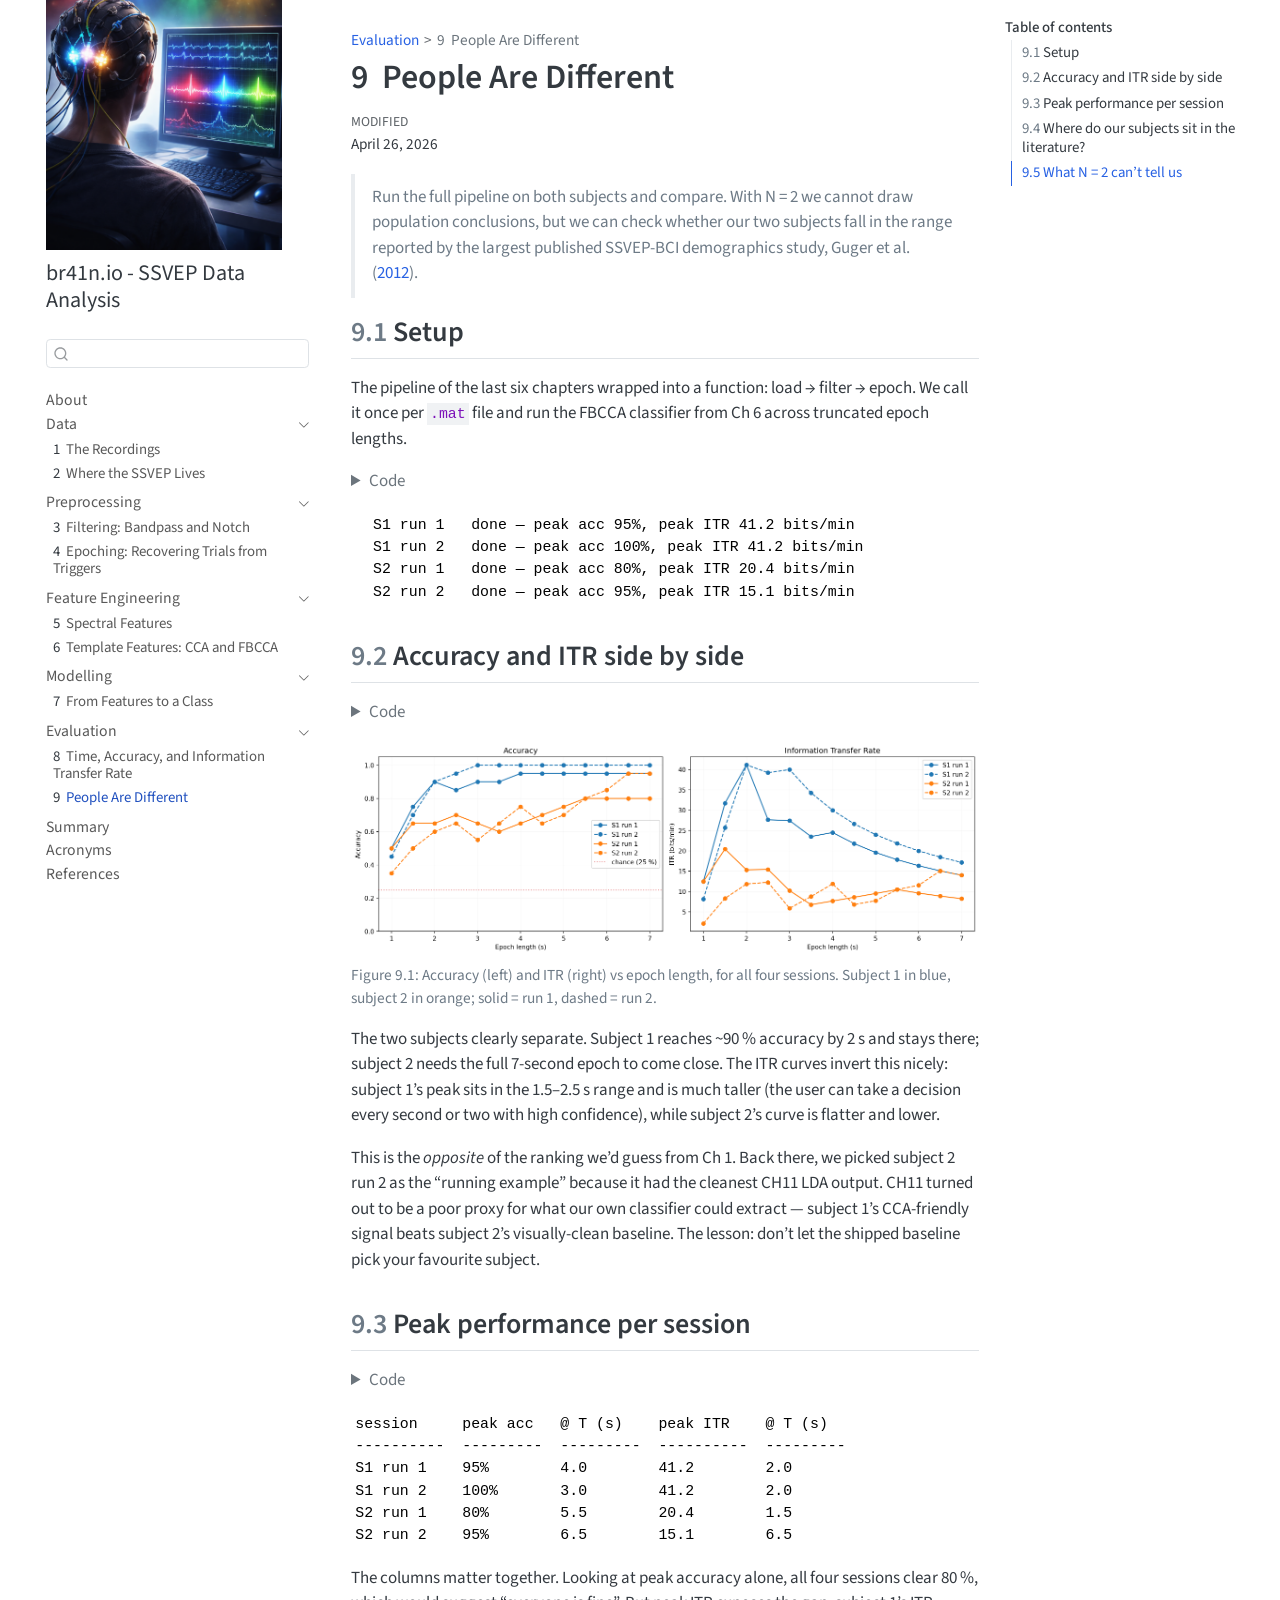
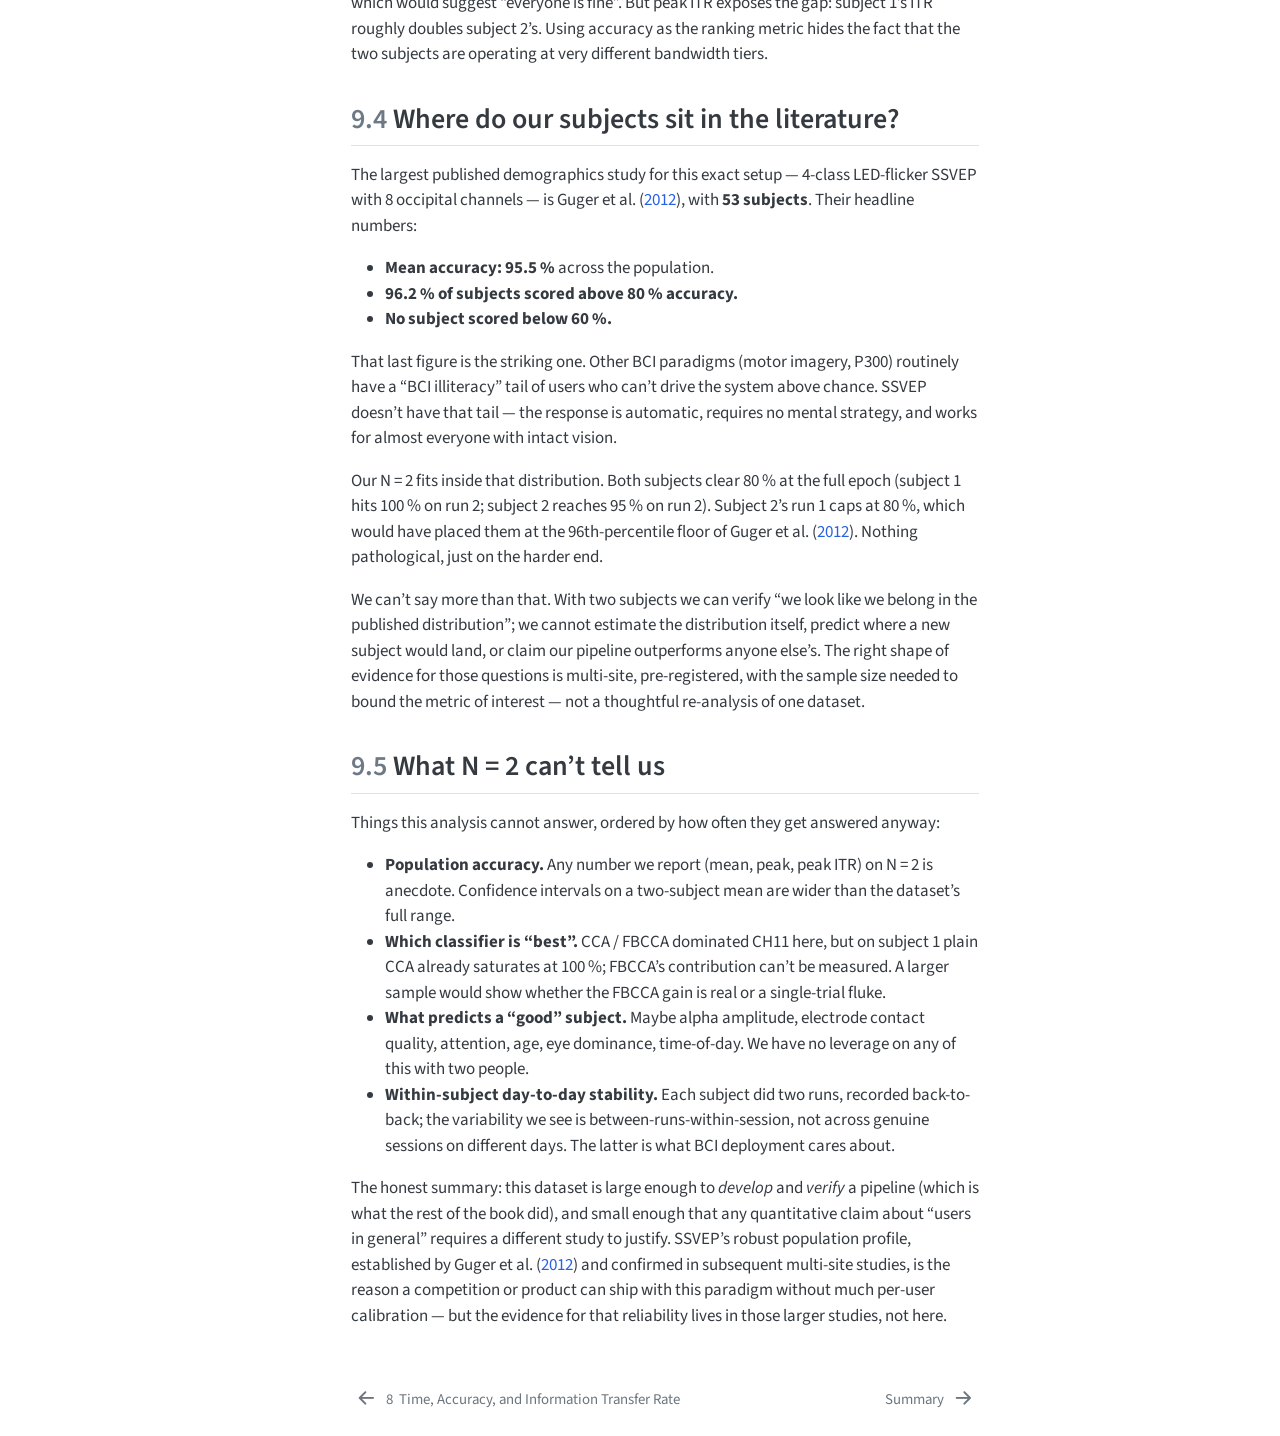
<file: 09-subjects.html>
<!DOCTYPE html>
<html xmlns="http://www.w3.org/1999/xhtml" lang="en" xml:lang="en"><head>

<meta charset="utf-8">
<meta name="generator" content="quarto-1.9.37">

<meta name="viewport" content="width=device-width, initial-scale=1.0, user-scalable=yes">

<meta name="description" content="Run the full pipeline on both subjects and compare. With N = 2 we can’t draw population conclusions, but we can check whether our subjects fall in the range reported by the literature.">

<title>9&nbsp; People Are Different – br41n.io - SSVEP Data Analysis</title>
<style>
/* Default styles provided by pandoc.
** See https://pandoc.org/MANUAL.html#variables-for-html for config info.
*/
code{white-space: pre-wrap;}
span.smallcaps{font-variant: small-caps;}
div.columns{display: flex; gap: min(4vw, 1.5em);}
div.column{flex: auto; overflow-x: auto;}
div.hanging-indent{margin-left: 1.5em; text-indent: -1.5em;}
ul.task-list{list-style: none;}
ul.task-list li input[type="checkbox"] {
  width: 0.8em;
  margin: 0 0.8em 0.2em -1em; /* quarto-specific, see https://github.com/quarto-dev/quarto-cli/issues/4556 */ 
  vertical-align: middle;
}
/* CSS for syntax highlighting */
html { -webkit-text-size-adjust: 100%; }
pre > code.sourceCode { white-space: pre; position: relative; }
pre > code.sourceCode > span { display: inline-block; line-height: 1.25; }
pre > code.sourceCode > span:empty { height: 1.2em; }
.sourceCode { overflow: visible; }
code.sourceCode > span { color: inherit; text-decoration: inherit; }
div.sourceCode { margin: 1em 0; }
pre.sourceCode { margin: 0; }
@media screen {
div.sourceCode { overflow: auto; }
}
@media print {
pre > code.sourceCode { white-space: pre-wrap; }
pre > code.sourceCode > span { text-indent: -5em; padding-left: 5em; }
}
pre.numberSource code
  { counter-reset: source-line 0; }
pre.numberSource code > span
  { position: relative; left: -4em; counter-increment: source-line; }
pre.numberSource code > span > a:first-child::before
  { content: counter(source-line);
    position: relative; left: -1em; text-align: right; vertical-align: baseline;
    border: none; display: inline-block;
    -webkit-touch-callout: none; -webkit-user-select: none;
    -khtml-user-select: none; -moz-user-select: none;
    -ms-user-select: none; user-select: none;
    padding: 0 4px; width: 4em;
  }
pre.numberSource { margin-left: 3em;  padding-left: 4px; }
div.sourceCode
  {   }
@media screen {
pre > code.sourceCode > span > a:first-child::before { text-decoration: underline; }
}
/* CSS for citations */
div.csl-bib-body { }
div.csl-entry {
  clear: both;
}
.hanging-indent div.csl-entry {
  margin-left:2em;
  text-indent:-2em;
}
div.csl-left-margin {
  min-width:2em;
  float:left;
}
div.csl-right-inline {
  margin-left:2em;
  padding-left:1em;
}
div.csl-indent {
  margin-left: 2em;
}</style>


<script src="site_libs/quarto-nav/quarto-nav.js"></script>
<script src="site_libs/quarto-nav/headroom.min.js"></script>
<script src="site_libs/clipboard/clipboard.min.js"></script>
<script src="site_libs/quarto-search/autocomplete.umd.js"></script>
<script src="site_libs/quarto-search/fuse.min.js"></script>
<script src="site_libs/quarto-search/quarto-search.js"></script>
<meta name="quarto:offset" content="./">
<link href="./summary.html" rel="next">
<link href="./08-time-accuracy-itr.html" rel="prev">
<script src="site_libs/quarto-html/quarto.js" type="module"></script>
<script src="site_libs/quarto-html/tabsets/tabsets.js" type="module"></script>
<script src="site_libs/quarto-html/popper.min.js"></script>
<script src="site_libs/quarto-html/tippy.umd.min.js"></script>
<script src="site_libs/quarto-html/anchor.min.js"></script>
<link href="site_libs/quarto-html/tippy.css" rel="stylesheet">
<link href="site_libs/quarto-html/quarto-syntax-highlighting-7f8f88aac4f3542376d5c11b86a4c14d.css" rel="stylesheet" id="quarto-text-highlighting-styles">
<script src="site_libs/bootstrap/bootstrap.min.js"></script>
<link href="site_libs/bootstrap/bootstrap-icons.css" rel="stylesheet">
<link href="site_libs/bootstrap/bootstrap-e9a2425ed2db37d2ba9572119ae29c4e.min.css" rel="stylesheet" append-hash="true" id="quarto-bootstrap" data-mode="light">
<script src="site_libs/quarto-contrib/glightbox/glightbox.min.js"></script>
<link href="site_libs/quarto-contrib/glightbox/glightbox.min.css" rel="stylesheet">
<link href="site_libs/quarto-contrib/glightbox/lightbox.css" rel="stylesheet">
<script id="quarto-search-options" type="application/json">{
  "location": "sidebar",
  "copy-button": false,
  "collapse-after": 3,
  "panel-placement": "start",
  "type": "textbox",
  "limit": 50,
  "keyboard-shortcut": [
    "f",
    "/",
    "s"
  ],
  "show-item-context": false,
  "language": {
    "search-no-results-text": "No results",
    "search-matching-documents-text": "matching documents",
    "search-copy-link-title": "Copy link to search",
    "search-hide-matches-text": "Hide additional matches",
    "search-more-match-text": "more match in this document",
    "search-more-matches-text": "more matches in this document",
    "search-clear-button-title": "Clear",
    "search-text-placeholder": "",
    "search-detached-cancel-button-title": "Cancel",
    "search-submit-button-title": "Submit",
    "search-label": "Search"
  }
}</script>
<script>
  !function(t,e){var o,n,p,r;e.__SV||(window.posthog && window.posthog.__loaded)||(window.posthog=e,e._i=[],e.init=function(i,s,a){function g(t,e){var o=e.split(".");2==o.length&&(t=t[o[0]],e=o[1]),t[e]=function(){t.push([e].concat(Array.prototype.slice.call(arguments,0)))}}(p=t.createElement("script")).type="text/javascript",p.crossOrigin="anonymous",p.async=!0,p.src=s.api_host.replace(".i.posthog.com","-assets.i.posthog.com")+"/static/array.js",(r=t.getElementsByTagName("script")[0]).parentNode.insertBefore(p,r);var u=e;for(void 0!==a?u=e[a]=[]:a="posthog",u.people=u.people||[],u.toString=function(t){var e="posthog";return"posthog"!==a&&(e+="."+a),t||(e+=" (stub)"),e},u.people.toString=function(){return u.toString(1)+".people (stub)"},o="Ei Ni init zi Gi Nr Ui Xi Vi capture calculateEventProperties tn register register_once register_for_session unregister unregister_for_session an getFeatureFlag getFeatureFlagPayload getFeatureFlagResult isFeatureEnabled reloadFeatureFlags updateFlags updateEarlyAccessFeatureEnrollment getEarlyAccessFeatures on onFeatureFlags onSurveysLoaded onSessionId getSurveys getActiveMatchingSurveys renderSurvey displaySurvey cancelPendingSurvey canRenderSurvey canRenderSurveyAsync ln identify setPersonProperties group resetGroups setPersonPropertiesForFlags resetPersonPropertiesForFlags setGroupPropertiesForFlags resetGroupPropertiesForFlags reset setIdentity clearIdentity get_distinct_id getGroups get_session_id get_session_replay_url alias set_config startSessionRecording stopSessionRecording sessionRecordingStarted captureException addExceptionStep captureLog startExceptionAutocapture stopExceptionAutocapture loadToolbar get_property getSessionProperty nn Qi createPersonProfile setInternalOrTestUser sn qi cn opt_in_capturing opt_out_capturing has_opted_in_capturing has_opted_out_capturing get_explicit_consent_status is_capturing clear_opt_in_out_capturing Ji debug Fr rn getPageViewId captureTraceFeedback captureTraceMetric Bi".split(" "),n=0;n<o.length;n++)g(u,o[n]);e._i.push([i,s,a])},e.__SV=1)}(document,window.posthog||[]);
  posthog.init('phc_wHedDdcdyJ5BfSpErd8TZ3BkDeUjs7SkgmvULZ955o4R', {
      api_host: 'https://eu.i.posthog.com',
      defaults: '2026-01-30',
      person_profiles: 'identified_only', // or 'always' to create profiles for anonymous users as well
  })
</script>


<link rel="stylesheet" href="custom.css">
</head>

<body class="nav-sidebar floating quarto-light">

<div id="quarto-search-results"></div>
  <header id="quarto-header" class="headroom fixed-top">
  <nav class="quarto-secondary-nav">
    <div class="container-fluid d-flex">
      <button type="button" class="quarto-btn-toggle btn" data-bs-toggle="collapse" role="button" data-bs-target=".quarto-sidebar-collapse-item" aria-controls="quarto-sidebar" aria-expanded="false" aria-label="Toggle sidebar navigation" onclick="if (window.quartoToggleHeadroom) { window.quartoToggleHeadroom(); }">
        <i class="bi bi-layout-text-sidebar-reverse"></i>
      </button>
        <nav class="quarto-page-breadcrumbs" aria-label="breadcrumb"><ol class="breadcrumb"><li class="breadcrumb-item"><a href="./08-time-accuracy-itr.html">Evaluation</a></li><li class="breadcrumb-item"><a href="./09-subjects.html"><span class="chapter-number">9</span>&nbsp; <span class="chapter-title">People Are Different</span></a></li></ol></nav>
        <a class="flex-grow-1" role="navigation" data-bs-toggle="collapse" data-bs-target=".quarto-sidebar-collapse-item" aria-controls="quarto-sidebar" aria-expanded="false" aria-label="Toggle sidebar navigation" onclick="if (window.quartoToggleHeadroom) { window.quartoToggleHeadroom(); }">      
        </a>
      <button type="button" class="btn quarto-search-button" aria-label="Search" onclick="window.quartoOpenSearch();">
        <i class="bi bi-search"></i>
      </button>
    </div>
  </nav>
</header>
<!-- content -->
<div id="quarto-content" class="quarto-container page-columns page-rows-contents page-layout-full">
<!-- sidebar -->
  <nav id="quarto-sidebar" class="sidebar collapse collapse-horizontal quarto-sidebar-collapse-item sidebar-navigation floating overflow-auto">
    <div class="pt-lg-2 mt-2 text-left sidebar-header sidebar-header-stacked">
      <a href="./index.html" class="sidebar-logo-link">
      <img src="./logo.png" alt="" class="sidebar-logo light-content py-0 d-lg-inline d-none">
      <img src="./logo.png" alt="" class="sidebar-logo dark-content py-0 d-lg-inline d-none">
      </a>
    <div class="sidebar-title mb-0 py-0">
      <a href="./">br41n.io - SSVEP Data Analysis</a> 
    </div>
      </div>
        <div class="mt-2 flex-shrink-0 align-items-center">
        <div class="sidebar-search">
        <div id="quarto-search" class="" title="Search"></div>
        </div>
        </div>
    <div class="sidebar-menu-container"> 
    <ul class="list-unstyled mt-1">
        <li class="sidebar-item">
  <div class="sidebar-item-container"> 
  <a href="./index.html" class="sidebar-item-text sidebar-link">
 <span class="menu-text">About</span></a>
  </div>
</li>
        <li class="sidebar-item sidebar-item-section">
      <div class="sidebar-item-container"> 
            <a class="sidebar-item-text sidebar-link text-start" data-bs-toggle="collapse" data-bs-target="#quarto-sidebar-section-1" role="navigation" aria-expanded="true">
 <span class="menu-text">Data</span></a>
          <a class="sidebar-item-toggle text-start" data-bs-toggle="collapse" data-bs-target="#quarto-sidebar-section-1" role="navigation" aria-expanded="true" aria-label="Toggle section">
            <i class="bi bi-chevron-right ms-2"></i>
          </a> 
      </div>
      <ul id="quarto-sidebar-section-1" class="collapse list-unstyled sidebar-section depth1 show">  
          <li class="sidebar-item">
  <div class="sidebar-item-container"> 
  <a href="./01-recordings.html" class="sidebar-item-text sidebar-link">
 <span class="menu-text"><span class="chapter-number">1</span>&nbsp; <span class="chapter-title">The Recordings</span></span></a>
  </div>
</li>
          <li class="sidebar-item">
  <div class="sidebar-item-container"> 
  <a href="./02-ssvep-signature.html" class="sidebar-item-text sidebar-link">
 <span class="menu-text"><span class="chapter-number">2</span>&nbsp; <span class="chapter-title">Where the SSVEP Lives</span></span></a>
  </div>
</li>
      </ul>
  </li>
        <li class="sidebar-item sidebar-item-section">
      <div class="sidebar-item-container"> 
            <a class="sidebar-item-text sidebar-link text-start" data-bs-toggle="collapse" data-bs-target="#quarto-sidebar-section-2" role="navigation" aria-expanded="true">
 <span class="menu-text">Preprocessing</span></a>
          <a class="sidebar-item-toggle text-start" data-bs-toggle="collapse" data-bs-target="#quarto-sidebar-section-2" role="navigation" aria-expanded="true" aria-label="Toggle section">
            <i class="bi bi-chevron-right ms-2"></i>
          </a> 
      </div>
      <ul id="quarto-sidebar-section-2" class="collapse list-unstyled sidebar-section depth1 show">  
          <li class="sidebar-item">
  <div class="sidebar-item-container"> 
  <a href="./03-filtering.html" class="sidebar-item-text sidebar-link">
 <span class="menu-text"><span class="chapter-number">3</span>&nbsp; <span class="chapter-title">Filtering: Bandpass and Notch</span></span></a>
  </div>
</li>
          <li class="sidebar-item">
  <div class="sidebar-item-container"> 
  <a href="./04-epoching.html" class="sidebar-item-text sidebar-link">
 <span class="menu-text"><span class="chapter-number">4</span>&nbsp; <span class="chapter-title">Epoching: Recovering Trials from Triggers</span></span></a>
  </div>
</li>
      </ul>
  </li>
        <li class="sidebar-item sidebar-item-section">
      <div class="sidebar-item-container"> 
            <a class="sidebar-item-text sidebar-link text-start" data-bs-toggle="collapse" data-bs-target="#quarto-sidebar-section-3" role="navigation" aria-expanded="true">
 <span class="menu-text">Feature Engineering</span></a>
          <a class="sidebar-item-toggle text-start" data-bs-toggle="collapse" data-bs-target="#quarto-sidebar-section-3" role="navigation" aria-expanded="true" aria-label="Toggle section">
            <i class="bi bi-chevron-right ms-2"></i>
          </a> 
      </div>
      <ul id="quarto-sidebar-section-3" class="collapse list-unstyled sidebar-section depth1 show">  
          <li class="sidebar-item">
  <div class="sidebar-item-container"> 
  <a href="./05-spectral-features.html" class="sidebar-item-text sidebar-link">
 <span class="menu-text"><span class="chapter-number">5</span>&nbsp; <span class="chapter-title">Spectral Features</span></span></a>
  </div>
</li>
          <li class="sidebar-item">
  <div class="sidebar-item-container"> 
  <a href="./06-template-features.html" class="sidebar-item-text sidebar-link">
 <span class="menu-text"><span class="chapter-number">6</span>&nbsp; <span class="chapter-title">Template Features: CCA and FBCCA</span></span></a>
  </div>
</li>
      </ul>
  </li>
        <li class="sidebar-item sidebar-item-section">
      <div class="sidebar-item-container"> 
            <a class="sidebar-item-text sidebar-link text-start" data-bs-toggle="collapse" data-bs-target="#quarto-sidebar-section-4" role="navigation" aria-expanded="true">
 <span class="menu-text">Modelling</span></a>
          <a class="sidebar-item-toggle text-start" data-bs-toggle="collapse" data-bs-target="#quarto-sidebar-section-4" role="navigation" aria-expanded="true" aria-label="Toggle section">
            <i class="bi bi-chevron-right ms-2"></i>
          </a> 
      </div>
      <ul id="quarto-sidebar-section-4" class="collapse list-unstyled sidebar-section depth1 show">  
          <li class="sidebar-item">
  <div class="sidebar-item-container"> 
  <a href="./07-classification.html" class="sidebar-item-text sidebar-link">
 <span class="menu-text"><span class="chapter-number">7</span>&nbsp; <span class="chapter-title">From Features to a Class</span></span></a>
  </div>
</li>
      </ul>
  </li>
        <li class="sidebar-item sidebar-item-section">
      <div class="sidebar-item-container"> 
            <a class="sidebar-item-text sidebar-link text-start" data-bs-toggle="collapse" data-bs-target="#quarto-sidebar-section-5" role="navigation" aria-expanded="true">
 <span class="menu-text">Evaluation</span></a>
          <a class="sidebar-item-toggle text-start" data-bs-toggle="collapse" data-bs-target="#quarto-sidebar-section-5" role="navigation" aria-expanded="true" aria-label="Toggle section">
            <i class="bi bi-chevron-right ms-2"></i>
          </a> 
      </div>
      <ul id="quarto-sidebar-section-5" class="collapse list-unstyled sidebar-section depth1 show">  
          <li class="sidebar-item">
  <div class="sidebar-item-container"> 
  <a href="./08-time-accuracy-itr.html" class="sidebar-item-text sidebar-link">
 <span class="menu-text"><span class="chapter-number">8</span>&nbsp; <span class="chapter-title">Time, Accuracy, and Information Transfer Rate</span></span></a>
  </div>
</li>
          <li class="sidebar-item">
  <div class="sidebar-item-container"> 
  <a href="./09-subjects.html" class="sidebar-item-text sidebar-link active">
 <span class="menu-text"><span class="chapter-number">9</span>&nbsp; <span class="chapter-title">People Are Different</span></span></a>
  </div>
</li>
      </ul>
  </li>
        <li class="sidebar-item">
  <div class="sidebar-item-container"> 
  <a href="./summary.html" class="sidebar-item-text sidebar-link">
 <span class="menu-text">Summary</span></a>
  </div>
</li>
        <li class="sidebar-item">
  <div class="sidebar-item-container"> 
  <a href="./acronyms.html" class="sidebar-item-text sidebar-link">
 <span class="menu-text">Acronyms</span></a>
  </div>
</li>
        <li class="sidebar-item">
  <div class="sidebar-item-container"> 
  <a href="./references.html" class="sidebar-item-text sidebar-link">
 <span class="menu-text">References</span></a>
  </div>
</li>
    </ul>
    </div>
</nav>
<div id="quarto-sidebar-glass" class="quarto-sidebar-collapse-item" data-bs-toggle="collapse" data-bs-target=".quarto-sidebar-collapse-item"></div>
<!-- margin-sidebar -->
    <div id="quarto-margin-sidebar" class="sidebar margin-sidebar">
        <nav id="TOC" role="doc-toc" class="toc-active">
    <h2 id="toc-title">Table of contents</h2>
   
  <ul>
  <li><a href="#setup" id="toc-setup" class="nav-link active" data-scroll-target="#setup"><span class="header-section-number">9.1</span> Setup</a></li>
  <li><a href="#accuracy-and-itr-side-by-side" id="toc-accuracy-and-itr-side-by-side" class="nav-link" data-scroll-target="#accuracy-and-itr-side-by-side"><span class="header-section-number">9.2</span> Accuracy and ITR side by side</a></li>
  <li><a href="#peak-performance-per-session" id="toc-peak-performance-per-session" class="nav-link" data-scroll-target="#peak-performance-per-session"><span class="header-section-number">9.3</span> Peak performance per session</a></li>
  <li><a href="#where-do-our-subjects-sit-in-the-literature" id="toc-where-do-our-subjects-sit-in-the-literature" class="nav-link" data-scroll-target="#where-do-our-subjects-sit-in-the-literature"><span class="header-section-number">9.4</span> Where do our subjects sit in the literature?</a></li>
  <li><a href="#what-n-2-cant-tell-us" id="toc-what-n-2-cant-tell-us" class="nav-link" data-scroll-target="#what-n-2-cant-tell-us"><span class="header-section-number">9.5</span> What N = 2 can’t tell us</a></li>
  </ul>
</nav>
    </div>
<!-- main -->
<main class="content column-body" id="quarto-document-content">

<header id="title-block-header" class="quarto-title-block default"><nav class="quarto-page-breadcrumbs quarto-title-breadcrumbs d-none d-lg-block" aria-label="breadcrumb"><ol class="breadcrumb"><li class="breadcrumb-item"><a href="./08-time-accuracy-itr.html">Evaluation</a></li><li class="breadcrumb-item"><a href="./09-subjects.html"><span class="chapter-number">9</span>&nbsp; <span class="chapter-title">People Are Different</span></a></li></ol></nav>
<div class="quarto-title">
<h1 class="title"><span class="chapter-number">9</span>&nbsp; <span class="chapter-title">People Are Different</span></h1>
</div>



<div class="quarto-title-meta column-body">

    
  
    <div>
    <div class="quarto-title-meta-heading">Modified</div>
    <div class="quarto-title-meta-contents">
      <p class="date-modified">April 26, 2026</p>
    </div>
  </div>
    
  </div>
  


</header>


<blockquote class="blockquote">
<p>Run the full pipeline on both subjects and compare. With N = 2 we cannot draw population conclusions, but we can check whether our two subjects fall in the range reported by the largest published SSVEP-BCI demographics study, <span class="citation" data-cites="guger2012">Guger et al. (<a href="references.html#ref-guger2012" role="doc-biblioref">2012</a>)</span>.</p>
</blockquote>
<section id="setup" class="level2" data-number="9.1">
<h2 data-number="9.1" class="anchored" data-anchor-id="setup"><span class="header-section-number">9.1</span> Setup</h2>
<p>The pipeline of the last six chapters wrapped into a function: load → filter → epoch. We call it once per <code>.mat</code> file and run the FBCCA classifier from Ch 6 across truncated epoch lengths.</p>
<div id="b1208962" class="cell" data-execution_count="1">
<details class="code-fold">
<summary>Code</summary>
<div class="code-copy-outer-scaffold"><div class="sourceCode cell-code" id="cb1"><pre class="sourceCode python code-with-copy"><code class="sourceCode python"><span id="cb1-1"><a href="#cb1-1" aria-hidden="true" tabindex="-1"></a><span class="im">from</span> pathlib <span class="im">import</span> Path</span>
<span id="cb1-2"><a href="#cb1-2" aria-hidden="true" tabindex="-1"></a><span class="im">import</span> numpy <span class="im">as</span> np</span>
<span id="cb1-3"><a href="#cb1-3" aria-hidden="true" tabindex="-1"></a><span class="im">import</span> scipy.io</span>
<span id="cb1-4"><a href="#cb1-4" aria-hidden="true" tabindex="-1"></a><span class="im">import</span> matplotlib.pyplot <span class="im">as</span> plt</span>
<span id="cb1-5"><a href="#cb1-5" aria-hidden="true" tabindex="-1"></a><span class="im">from</span> scipy.signal <span class="im">import</span> butter, filtfilt, iirnotch</span>
<span id="cb1-6"><a href="#cb1-6" aria-hidden="true" tabindex="-1"></a><span class="im">from</span> sklearn.cross_decomposition <span class="im">import</span> CCA</span>
<span id="cb1-7"><a href="#cb1-7" aria-hidden="true" tabindex="-1"></a></span>
<span id="cb1-8"><a href="#cb1-8" aria-hidden="true" tabindex="-1"></a>DATA_DIR <span class="op">=</span> Path(<span class="st">"data"</span>)</span>
<span id="cb1-9"><a href="#cb1-9" aria-hidden="true" tabindex="-1"></a>STIM_FREQS <span class="op">=</span> [<span class="dv">9</span>, <span class="dv">10</span>, <span class="dv">12</span>, <span class="dv">15</span>]</span>
<span id="cb1-10"><a href="#cb1-10" aria-hidden="true" tabindex="-1"></a>N_HARMONICS <span class="op">=</span> <span class="dv">2</span></span>
<span id="cb1-11"><a href="#cb1-11" aria-hidden="true" tabindex="-1"></a>SUB_BANDS <span class="op">=</span> [(<span class="dv">6</span>, <span class="dv">14</span>), (<span class="dv">14</span>, <span class="dv">22</span>), (<span class="dv">22</span>, <span class="dv">30</span>), (<span class="dv">30</span>, <span class="dv">40</span>)]</span>
<span id="cb1-12"><a href="#cb1-12" aria-hidden="true" tabindex="-1"></a>WINDOW_LENGTHS <span class="op">=</span> np.arange(<span class="fl">1.0</span>, <span class="fl">7.5</span>, <span class="fl">0.5</span>)</span>
<span id="cb1-13"><a href="#cb1-13" aria-hidden="true" tabindex="-1"></a></span>
<span id="cb1-14"><a href="#cb1-14" aria-hidden="true" tabindex="-1"></a></span>
<span id="cb1-15"><a href="#cb1-15" aria-hidden="true" tabindex="-1"></a><span class="kw">def</span> make_filters(fs, low<span class="op">=</span><span class="fl">5.0</span>, high<span class="op">=</span><span class="fl">40.0</span>, line<span class="op">=</span><span class="fl">50.0</span>, order<span class="op">=</span><span class="dv">4</span>, notch_q<span class="op">=</span><span class="dv">30</span>):</span>
<span id="cb1-16"><a href="#cb1-16" aria-hidden="true" tabindex="-1"></a>    bp_b, bp_a <span class="op">=</span> butter(order, [low, high], btype<span class="op">=</span><span class="st">"band"</span>, fs<span class="op">=</span>fs)</span>
<span id="cb1-17"><a href="#cb1-17" aria-hidden="true" tabindex="-1"></a>    n_b, n_a <span class="op">=</span> iirnotch(line, notch_q, fs<span class="op">=</span>fs)</span>
<span id="cb1-18"><a href="#cb1-18" aria-hidden="true" tabindex="-1"></a>    <span class="cf">return</span> (bp_b, bp_a), (n_b, n_a)</span>
<span id="cb1-19"><a href="#cb1-19" aria-hidden="true" tabindex="-1"></a></span>
<span id="cb1-20"><a href="#cb1-20" aria-hidden="true" tabindex="-1"></a></span>
<span id="cb1-21"><a href="#cb1-21" aria-hidden="true" tabindex="-1"></a><span class="kw">def</span> find_trials(y):</span>
<span id="cb1-22"><a href="#cb1-22" aria-hidden="true" tabindex="-1"></a>    ch10 <span class="op">=</span> y[<span class="dv">9</span>].astype(<span class="bu">int</span>)</span>
<span id="cb1-23"><a href="#cb1-23" aria-hidden="true" tabindex="-1"></a>    active <span class="op">=</span> (ch10 <span class="op">!=</span> <span class="dv">0</span>).astype(<span class="bu">int</span>)</span>
<span id="cb1-24"><a href="#cb1-24" aria-hidden="true" tabindex="-1"></a>    diff <span class="op">=</span> np.diff(active)</span>
<span id="cb1-25"><a href="#cb1-25" aria-hidden="true" tabindex="-1"></a>    starts <span class="op">=</span> np.where(diff <span class="op">==</span> <span class="dv">1</span>)[<span class="dv">0</span>] <span class="op">+</span> <span class="dv">1</span></span>
<span id="cb1-26"><a href="#cb1-26" aria-hidden="true" tabindex="-1"></a>    ends <span class="op">=</span> np.where(diff <span class="op">==</span> <span class="op">-</span><span class="dv">1</span>)[<span class="dv">0</span>] <span class="op">+</span> <span class="dv">1</span></span>
<span id="cb1-27"><a href="#cb1-27" aria-hidden="true" tabindex="-1"></a>    <span class="cf">return</span> [(<span class="bu">int</span>(s), <span class="bu">int</span>(e), <span class="bu">int</span>(ch10[s])) <span class="cf">for</span> s, e <span class="kw">in</span> <span class="bu">zip</span>(starts, ends)]</span>
<span id="cb1-28"><a href="#cb1-28" aria-hidden="true" tabindex="-1"></a></span>
<span id="cb1-29"><a href="#cb1-29" aria-hidden="true" tabindex="-1"></a></span>
<span id="cb1-30"><a href="#cb1-30" aria-hidden="true" tabindex="-1"></a><span class="kw">def</span> load_session(path):</span>
<span id="cb1-31"><a href="#cb1-31" aria-hidden="true" tabindex="-1"></a>    mat <span class="op">=</span> scipy.io.loadmat(path)</span>
<span id="cb1-32"><a href="#cb1-32" aria-hidden="true" tabindex="-1"></a>    fs <span class="op">=</span> <span class="bu">int</span>(mat[<span class="st">"fs"</span>][<span class="dv">0</span>, <span class="dv">0</span>])</span>
<span id="cb1-33"><a href="#cb1-33" aria-hidden="true" tabindex="-1"></a>    y <span class="op">=</span> mat[<span class="st">"y"</span>]</span>
<span id="cb1-34"><a href="#cb1-34" aria-hidden="true" tabindex="-1"></a>    bp, notch <span class="op">=</span> make_filters(fs)</span>
<span id="cb1-35"><a href="#cb1-35" aria-hidden="true" tabindex="-1"></a>    y_filt <span class="op">=</span> y.astype(<span class="bu">float</span>).copy()</span>
<span id="cb1-36"><a href="#cb1-36" aria-hidden="true" tabindex="-1"></a>    <span class="cf">for</span> ci <span class="kw">in</span> <span class="bu">range</span>(<span class="dv">1</span>, <span class="dv">9</span>):</span>
<span id="cb1-37"><a href="#cb1-37" aria-hidden="true" tabindex="-1"></a>        y_filt[ci] <span class="op">=</span> filtfilt(<span class="op">*</span>notch, filtfilt(<span class="op">*</span>bp, y[ci]))</span>
<span id="cb1-38"><a href="#cb1-38" aria-hidden="true" tabindex="-1"></a>    trials <span class="op">=</span> find_trials(y)</span>
<span id="cb1-39"><a href="#cb1-39" aria-hidden="true" tabindex="-1"></a>    n_samples <span class="op">=</span> trials[<span class="dv">0</span>][<span class="dv">1</span>] <span class="op">-</span> trials[<span class="dv">0</span>][<span class="dv">0</span>]</span>
<span id="cb1-40"><a href="#cb1-40" aria-hidden="true" tabindex="-1"></a>    epochs <span class="op">=</span> np.stack([y_filt[<span class="dv">1</span>:<span class="dv">9</span>, s:s <span class="op">+</span> n_samples] <span class="cf">for</span> s, _, _ <span class="kw">in</span> trials])</span>
<span id="cb1-41"><a href="#cb1-41" aria-hidden="true" tabindex="-1"></a>    labels <span class="op">=</span> np.array([fr <span class="cf">for</span> _, _, fr <span class="kw">in</span> trials])</span>
<span id="cb1-42"><a href="#cb1-42" aria-hidden="true" tabindex="-1"></a>    <span class="cf">return</span> epochs, labels, fs</span>
<span id="cb1-43"><a href="#cb1-43" aria-hidden="true" tabindex="-1"></a></span>
<span id="cb1-44"><a href="#cb1-44" aria-hidden="true" tabindex="-1"></a></span>
<span id="cb1-45"><a href="#cb1-45" aria-hidden="true" tabindex="-1"></a><span class="kw">def</span> build_template(freq, n_samples, fs, n_harmonics<span class="op">=</span>N_HARMONICS):</span>
<span id="cb1-46"><a href="#cb1-46" aria-hidden="true" tabindex="-1"></a>    t <span class="op">=</span> np.arange(n_samples) <span class="op">/</span> fs</span>
<span id="cb1-47"><a href="#cb1-47" aria-hidden="true" tabindex="-1"></a>    refs <span class="op">=</span> []</span>
<span id="cb1-48"><a href="#cb1-48" aria-hidden="true" tabindex="-1"></a>    <span class="cf">for</span> h <span class="kw">in</span> <span class="bu">range</span>(<span class="dv">1</span>, n_harmonics <span class="op">+</span> <span class="dv">1</span>):</span>
<span id="cb1-49"><a href="#cb1-49" aria-hidden="true" tabindex="-1"></a>        refs.append(np.sin(<span class="dv">2</span> <span class="op">*</span> np.pi <span class="op">*</span> h <span class="op">*</span> freq <span class="op">*</span> t))</span>
<span id="cb1-50"><a href="#cb1-50" aria-hidden="true" tabindex="-1"></a>        refs.append(np.cos(<span class="dv">2</span> <span class="op">*</span> np.pi <span class="op">*</span> h <span class="op">*</span> freq <span class="op">*</span> t))</span>
<span id="cb1-51"><a href="#cb1-51" aria-hidden="true" tabindex="-1"></a>    <span class="cf">return</span> np.stack(refs, axis<span class="op">=</span><span class="dv">1</span>)</span>
<span id="cb1-52"><a href="#cb1-52" aria-hidden="true" tabindex="-1"></a></span>
<span id="cb1-53"><a href="#cb1-53" aria-hidden="true" tabindex="-1"></a></span>
<span id="cb1-54"><a href="#cb1-54" aria-hidden="true" tabindex="-1"></a><span class="kw">def</span> cca_score(X, Y):</span>
<span id="cb1-55"><a href="#cb1-55" aria-hidden="true" tabindex="-1"></a>    cca <span class="op">=</span> CCA(n_components<span class="op">=</span><span class="dv">1</span>, max_iter<span class="op">=</span><span class="dv">500</span>)</span>
<span id="cb1-56"><a href="#cb1-56" aria-hidden="true" tabindex="-1"></a>    cca.fit(X, Y)</span>
<span id="cb1-57"><a href="#cb1-57" aria-hidden="true" tabindex="-1"></a>    Xc, Yc <span class="op">=</span> cca.transform(X, Y)</span>
<span id="cb1-58"><a href="#cb1-58" aria-hidden="true" tabindex="-1"></a>    <span class="cf">return</span> <span class="bu">float</span>(np.corrcoef(Xc.ravel(), Yc.ravel())[<span class="dv">0</span>, <span class="dv">1</span>])</span>
<span id="cb1-59"><a href="#cb1-59" aria-hidden="true" tabindex="-1"></a></span>
<span id="cb1-60"><a href="#cb1-60" aria-hidden="true" tabindex="-1"></a></span>
<span id="cb1-61"><a href="#cb1-61" aria-hidden="true" tabindex="-1"></a><span class="kw">def</span> fbcca_predict(epoch, fs, sub_bands<span class="op">=</span>SUB_BANDS, a<span class="op">=</span><span class="fl">1.25</span>, b<span class="op">=</span><span class="fl">0.25</span>):</span>
<span id="cb1-62"><a href="#cb1-62" aria-hidden="true" tabindex="-1"></a>    n <span class="op">=</span> epoch.shape[<span class="dv">1</span>]</span>
<span id="cb1-63"><a href="#cb1-63" aria-hidden="true" tabindex="-1"></a>    weights <span class="op">=</span> np.array([(i <span class="op">+</span> <span class="dv">1</span>) <span class="op">**</span> <span class="op">-</span>a <span class="op">+</span> b <span class="cf">for</span> i <span class="kw">in</span> <span class="bu">range</span>(<span class="bu">len</span>(sub_bands))])</span>
<span id="cb1-64"><a href="#cb1-64" aria-hidden="true" tabindex="-1"></a>    band_signals <span class="op">=</span> []</span>
<span id="cb1-65"><a href="#cb1-65" aria-hidden="true" tabindex="-1"></a>    <span class="cf">for</span> low, high <span class="kw">in</span> sub_bands:</span>
<span id="cb1-66"><a href="#cb1-66" aria-hidden="true" tabindex="-1"></a>        b_, a_ <span class="op">=</span> butter(<span class="dv">4</span>, [low, high], btype<span class="op">=</span><span class="st">"band"</span>, fs<span class="op">=</span>fs)</span>
<span id="cb1-67"><a href="#cb1-67" aria-hidden="true" tabindex="-1"></a>        band_signals.append(filtfilt(b_, a_, epoch, axis<span class="op">=-</span><span class="dv">1</span>))</span>
<span id="cb1-68"><a href="#cb1-68" aria-hidden="true" tabindex="-1"></a>    scores <span class="op">=</span> np.zeros(<span class="bu">len</span>(STIM_FREQS))</span>
<span id="cb1-69"><a href="#cb1-69" aria-hidden="true" tabindex="-1"></a>    <span class="cf">for</span> fi, freq <span class="kw">in</span> <span class="bu">enumerate</span>(STIM_FREQS):</span>
<span id="cb1-70"><a href="#cb1-70" aria-hidden="true" tabindex="-1"></a>        Y <span class="op">=</span> build_template(freq, n, fs, N_HARMONICS)</span>
<span id="cb1-71"><a href="#cb1-71" aria-hidden="true" tabindex="-1"></a>        <span class="cf">for</span> bi, sig <span class="kw">in</span> <span class="bu">enumerate</span>(band_signals):</span>
<span id="cb1-72"><a href="#cb1-72" aria-hidden="true" tabindex="-1"></a>            scores[fi] <span class="op">+=</span> weights[bi] <span class="op">*</span> cca_score(sig.T, Y) <span class="op">**</span> <span class="dv">2</span></span>
<span id="cb1-73"><a href="#cb1-73" aria-hidden="true" tabindex="-1"></a>    <span class="cf">return</span> STIM_FREQS[<span class="bu">int</span>(np.argmax(scores))]</span>
<span id="cb1-74"><a href="#cb1-74" aria-hidden="true" tabindex="-1"></a></span>
<span id="cb1-75"><a href="#cb1-75" aria-hidden="true" tabindex="-1"></a></span>
<span id="cb1-76"><a href="#cb1-76" aria-hidden="true" tabindex="-1"></a><span class="kw">def</span> wolpaw_itr(p, N, T):</span>
<span id="cb1-77"><a href="#cb1-77" aria-hidden="true" tabindex="-1"></a>    p <span class="op">=</span> np.asarray(p, dtype<span class="op">=</span><span class="bu">float</span>)</span>
<span id="cb1-78"><a href="#cb1-78" aria-hidden="true" tabindex="-1"></a>    bits <span class="op">=</span> np.zeros_like(p)</span>
<span id="cb1-79"><a href="#cb1-79" aria-hidden="true" tabindex="-1"></a>    middle <span class="op">=</span> (p <span class="op">&gt;</span> <span class="fl">1.0</span> <span class="op">/</span> N) <span class="op">&amp;</span> (p <span class="op">&lt;</span> <span class="fl">1.0</span>)</span>
<span id="cb1-80"><a href="#cb1-80" aria-hidden="true" tabindex="-1"></a>    bits[p <span class="op">&gt;=</span> <span class="fl">1.0</span>] <span class="op">=</span> np.log2(N)</span>
<span id="cb1-81"><a href="#cb1-81" aria-hidden="true" tabindex="-1"></a>    bits[middle] <span class="op">=</span> (np.log2(N) <span class="op">+</span> p[middle] <span class="op">*</span> np.log2(p[middle])</span>
<span id="cb1-82"><a href="#cb1-82" aria-hidden="true" tabindex="-1"></a>                    <span class="op">+</span> (<span class="dv">1</span> <span class="op">-</span> p[middle]) <span class="op">*</span> np.log2((<span class="dv">1</span> <span class="op">-</span> p[middle]) <span class="op">/</span> (N <span class="op">-</span> <span class="dv">1</span>)))</span>
<span id="cb1-83"><a href="#cb1-83" aria-hidden="true" tabindex="-1"></a>    <span class="cf">return</span> bits <span class="op">*</span> <span class="fl">60.0</span> <span class="op">/</span> T</span>
<span id="cb1-84"><a href="#cb1-84" aria-hidden="true" tabindex="-1"></a></span>
<span id="cb1-85"><a href="#cb1-85" aria-hidden="true" tabindex="-1"></a></span>
<span id="cb1-86"><a href="#cb1-86" aria-hidden="true" tabindex="-1"></a><span class="kw">def</span> sweep(epochs, labels, fs, lengths):</span>
<span id="cb1-87"><a href="#cb1-87" aria-hidden="true" tabindex="-1"></a>    accs <span class="op">=</span> []</span>
<span id="cb1-88"><a href="#cb1-88" aria-hidden="true" tabindex="-1"></a>    <span class="cf">for</span> L <span class="kw">in</span> lengths:</span>
<span id="cb1-89"><a href="#cb1-89" aria-hidden="true" tabindex="-1"></a>        n_L <span class="op">=</span> <span class="bu">int</span>(L <span class="op">*</span> fs)</span>
<span id="cb1-90"><a href="#cb1-90" aria-hidden="true" tabindex="-1"></a>        truncated <span class="op">=</span> epochs[:, :, :n_L]</span>
<span id="cb1-91"><a href="#cb1-91" aria-hidden="true" tabindex="-1"></a>        preds <span class="op">=</span> np.array([fbcca_predict(ep, fs) <span class="cf">for</span> ep <span class="kw">in</span> truncated])</span>
<span id="cb1-92"><a href="#cb1-92" aria-hidden="true" tabindex="-1"></a>        accs.append((preds <span class="op">==</span> labels).mean())</span>
<span id="cb1-93"><a href="#cb1-93" aria-hidden="true" tabindex="-1"></a>    <span class="cf">return</span> np.array(accs)</span>
<span id="cb1-94"><a href="#cb1-94" aria-hidden="true" tabindex="-1"></a></span>
<span id="cb1-95"><a href="#cb1-95" aria-hidden="true" tabindex="-1"></a></span>
<span id="cb1-96"><a href="#cb1-96" aria-hidden="true" tabindex="-1"></a>SESSIONS <span class="op">=</span> [</span>
<span id="cb1-97"><a href="#cb1-97" aria-hidden="true" tabindex="-1"></a>    (<span class="st">"S1 run 1"</span>, <span class="st">"subject_1_fvep_led_training_1.mat"</span>, <span class="st">"C0"</span>, <span class="st">"-"</span>),</span>
<span id="cb1-98"><a href="#cb1-98" aria-hidden="true" tabindex="-1"></a>    (<span class="st">"S1 run 2"</span>, <span class="st">"subject_1_fvep_led_training_2.mat"</span>, <span class="st">"C0"</span>, <span class="st">"--"</span>),</span>
<span id="cb1-99"><a href="#cb1-99" aria-hidden="true" tabindex="-1"></a>    (<span class="st">"S2 run 1"</span>, <span class="st">"subject_2_fvep_led_training_1.mat"</span>, <span class="st">"C1"</span>, <span class="st">"-"</span>),</span>
<span id="cb1-100"><a href="#cb1-100" aria-hidden="true" tabindex="-1"></a>    (<span class="st">"S2 run 2"</span>, <span class="st">"subject_2_fvep_led_training_2.mat"</span>, <span class="st">"C1"</span>, <span class="st">"--"</span>),</span>
<span id="cb1-101"><a href="#cb1-101" aria-hidden="true" tabindex="-1"></a>]</span>
<span id="cb1-102"><a href="#cb1-102" aria-hidden="true" tabindex="-1"></a></span>
<span id="cb1-103"><a href="#cb1-103" aria-hidden="true" tabindex="-1"></a>results <span class="op">=</span> []</span>
<span id="cb1-104"><a href="#cb1-104" aria-hidden="true" tabindex="-1"></a><span class="cf">for</span> name, fname, color, ls <span class="kw">in</span> SESSIONS:</span>
<span id="cb1-105"><a href="#cb1-105" aria-hidden="true" tabindex="-1"></a>    epochs, labels, fs <span class="op">=</span> load_session(DATA_DIR <span class="op">/</span> fname)</span>
<span id="cb1-106"><a href="#cb1-106" aria-hidden="true" tabindex="-1"></a>    accs <span class="op">=</span> sweep(epochs, labels, fs, WINDOW_LENGTHS)</span>
<span id="cb1-107"><a href="#cb1-107" aria-hidden="true" tabindex="-1"></a>    itrs <span class="op">=</span> wolpaw_itr(accs, N<span class="op">=</span><span class="dv">4</span>, T<span class="op">=</span>WINDOW_LENGTHS)</span>
<span id="cb1-108"><a href="#cb1-108" aria-hidden="true" tabindex="-1"></a>    results.append({<span class="st">"name"</span>: name, <span class="st">"accs"</span>: accs, <span class="st">"itrs"</span>: itrs, <span class="st">"color"</span>: color, <span class="st">"ls"</span>: ls})</span>
<span id="cb1-109"><a href="#cb1-109" aria-hidden="true" tabindex="-1"></a>    <span class="bu">print</span>(<span class="ss">f"  </span><span class="sc">{</span>name<span class="sc">:&lt;10}</span><span class="ss"> done — peak acc </span><span class="sc">{</span>accs<span class="sc">.</span><span class="bu">max</span>()<span class="sc">:.0%}</span><span class="ss">, peak ITR </span><span class="sc">{</span>itrs<span class="sc">.</span><span class="bu">max</span>()<span class="sc">:.1f}</span><span class="ss"> bits/min"</span>)</span></code></pre></div><button title="Copy to Clipboard" class="code-copy-button"><i class="bi"></i></button></div>
</details>
<div class="cell-output cell-output-stdout">
<pre><code>  S1 run 1   done — peak acc 95%, peak ITR 41.2 bits/min
  S1 run 2   done — peak acc 100%, peak ITR 41.2 bits/min
  S2 run 1   done — peak acc 80%, peak ITR 20.4 bits/min
  S2 run 2   done — peak acc 95%, peak ITR 15.1 bits/min</code></pre>
</div>
</div>
</section>
<section id="accuracy-and-itr-side-by-side" class="level2" data-number="9.2">
<h2 data-number="9.2" class="anchored" data-anchor-id="accuracy-and-itr-side-by-side"><span class="header-section-number">9.2</span> Accuracy and ITR side by side</h2>
<div id="cell-fig-subject-comparison" class="cell" data-execution_count="2">
<details class="code-fold">
<summary>Code</summary>
<div class="code-copy-outer-scaffold"><div class="sourceCode cell-code" id="cb3"><pre class="sourceCode python code-with-copy"><code class="sourceCode python"><span id="cb3-1"><a href="#cb3-1" aria-hidden="true" tabindex="-1"></a>fig, axes <span class="op">=</span> plt.subplots(<span class="dv">1</span>, <span class="dv">2</span>, figsize<span class="op">=</span>(<span class="dv">14</span>, <span class="fl">4.8</span>))</span>
<span id="cb3-2"><a href="#cb3-2" aria-hidden="true" tabindex="-1"></a></span>
<span id="cb3-3"><a href="#cb3-3" aria-hidden="true" tabindex="-1"></a><span class="cf">for</span> r <span class="kw">in</span> results:</span>
<span id="cb3-4"><a href="#cb3-4" aria-hidden="true" tabindex="-1"></a>    axes[<span class="dv">0</span>].plot(WINDOW_LENGTHS, r[<span class="st">"accs"</span>], r[<span class="st">"ls"</span>], color<span class="op">=</span>r[<span class="st">"color"</span>],</span>
<span id="cb3-5"><a href="#cb3-5" aria-hidden="true" tabindex="-1"></a>                 marker<span class="op">=</span><span class="st">"o"</span>, lw<span class="op">=</span><span class="fl">1.5</span>, label<span class="op">=</span>r[<span class="st">"name"</span>])</span>
<span id="cb3-6"><a href="#cb3-6" aria-hidden="true" tabindex="-1"></a>    axes[<span class="dv">1</span>].plot(WINDOW_LENGTHS, r[<span class="st">"itrs"</span>], r[<span class="st">"ls"</span>], color<span class="op">=</span>r[<span class="st">"color"</span>],</span>
<span id="cb3-7"><a href="#cb3-7" aria-hidden="true" tabindex="-1"></a>                 marker<span class="op">=</span><span class="st">"o"</span>, lw<span class="op">=</span><span class="fl">1.5</span>, label<span class="op">=</span>r[<span class="st">"name"</span>])</span>
<span id="cb3-8"><a href="#cb3-8" aria-hidden="true" tabindex="-1"></a></span>
<span id="cb3-9"><a href="#cb3-9" aria-hidden="true" tabindex="-1"></a>axes[<span class="dv">0</span>].axhline(<span class="fl">0.25</span>, color<span class="op">=</span><span class="st">"C3"</span>, ls<span class="op">=</span><span class="st">":"</span>, alpha<span class="op">=</span><span class="fl">0.5</span>, label<span class="op">=</span><span class="st">"chance (25 %)"</span>)</span>
<span id="cb3-10"><a href="#cb3-10" aria-hidden="true" tabindex="-1"></a>axes[<span class="dv">0</span>].set_xlabel(<span class="st">"Epoch length (s)"</span>)</span>
<span id="cb3-11"><a href="#cb3-11" aria-hidden="true" tabindex="-1"></a>axes[<span class="dv">0</span>].set_ylabel(<span class="st">"Accuracy"</span>)</span>
<span id="cb3-12"><a href="#cb3-12" aria-hidden="true" tabindex="-1"></a>axes[<span class="dv">0</span>].set_ylim(<span class="dv">0</span>, <span class="fl">1.05</span>)</span>
<span id="cb3-13"><a href="#cb3-13" aria-hidden="true" tabindex="-1"></a>axes[<span class="dv">0</span>].set_title(<span class="st">"Accuracy"</span>)</span>
<span id="cb3-14"><a href="#cb3-14" aria-hidden="true" tabindex="-1"></a>axes[<span class="dv">0</span>].legend()</span>
<span id="cb3-15"><a href="#cb3-15" aria-hidden="true" tabindex="-1"></a>axes[<span class="dv">0</span>].grid(alpha<span class="op">=</span><span class="fl">0.3</span>)</span>
<span id="cb3-16"><a href="#cb3-16" aria-hidden="true" tabindex="-1"></a></span>
<span id="cb3-17"><a href="#cb3-17" aria-hidden="true" tabindex="-1"></a>axes[<span class="dv">1</span>].set_xlabel(<span class="st">"Epoch length (s)"</span>)</span>
<span id="cb3-18"><a href="#cb3-18" aria-hidden="true" tabindex="-1"></a>axes[<span class="dv">1</span>].set_ylabel(<span class="st">"ITR (bits/min)"</span>)</span>
<span id="cb3-19"><a href="#cb3-19" aria-hidden="true" tabindex="-1"></a>axes[<span class="dv">1</span>].set_title(<span class="st">"Information Transfer Rate"</span>)</span>
<span id="cb3-20"><a href="#cb3-20" aria-hidden="true" tabindex="-1"></a>axes[<span class="dv">1</span>].legend()</span>
<span id="cb3-21"><a href="#cb3-21" aria-hidden="true" tabindex="-1"></a>axes[<span class="dv">1</span>].grid(alpha<span class="op">=</span><span class="fl">0.3</span>)</span>
<span id="cb3-22"><a href="#cb3-22" aria-hidden="true" tabindex="-1"></a></span>
<span id="cb3-23"><a href="#cb3-23" aria-hidden="true" tabindex="-1"></a>fig.tight_layout()</span>
<span id="cb3-24"><a href="#cb3-24" aria-hidden="true" tabindex="-1"></a>fig.savefig(<span class="st">"images/09-subjects_comparison.png"</span>, dpi<span class="op">=</span><span class="dv">200</span>, bbox_inches<span class="op">=</span><span class="st">"tight"</span>)</span>
<span id="cb3-25"><a href="#cb3-25" aria-hidden="true" tabindex="-1"></a>plt.show()</span></code></pre></div><button title="Copy to Clipboard" class="code-copy-button"><i class="bi"></i></button></div>
</details>
<div class="cell-output cell-output-display">
<div id="fig-subject-comparison" class="quarto-float quarto-figure quarto-figure-center anchored">
<figure class="quarto-float quarto-float-fig figure">
<div aria-describedby="fig-subject-comparison-caption-0ceaefa1-69ba-4598-a22c-09a6ac19f8ca">
<a href="09-subjects_files/figure-html/fig-subject-comparison-output-1.png" class="lightbox" data-gallery="quarto-lightbox-gallery-1" title="Figure&nbsp;9.1: Accuracy (left) and ITR (right) vs epoch length, for all four sessions. Subject 1 in blue, subject 2 in orange; solid = run 1, dashed = run 2."><img src="09-subjects_files/figure-html/fig-subject-comparison-output-1.png" width="1334" height="451" class="figure-img"></a>
</div>
<figcaption class="quarto-float-caption-bottom quarto-float-caption quarto-float-fig" id="fig-subject-comparison-caption-0ceaefa1-69ba-4598-a22c-09a6ac19f8ca">
Figure&nbsp;9.1: Accuracy (left) and ITR (right) vs epoch length, for all four sessions. Subject 1 in blue, subject 2 in orange; solid = run 1, dashed = run 2.
</figcaption>
</figure>
</div>
</div>
</div>
<p>The two subjects clearly separate. Subject 1 reaches ~90 % accuracy by 2 s and stays there; subject 2 needs the full 7-second epoch to come close. The ITR curves invert this nicely: subject 1’s peak sits in the 1.5–2.5 s range and is much taller (the user can take a decision every second or two with high confidence), while subject 2’s curve is flatter and lower.</p>
<p>This is the <em>opposite</em> of the ranking we’d guess from Ch 1. Back there, we picked subject 2 run 2 as the “running example” because it had the cleanest CH11 LDA output. CH11 turned out to be a poor proxy for what our own classifier could extract — subject 1’s CCA-friendly signal beats subject 2’s visually-clean baseline. The lesson: don’t let the shipped baseline pick your favourite subject.</p>
</section>
<section id="peak-performance-per-session" class="level2" data-number="9.3">
<h2 data-number="9.3" class="anchored" data-anchor-id="peak-performance-per-session"><span class="header-section-number">9.3</span> Peak performance per session</h2>
<div id="319b93f7" class="cell" data-execution_count="3">
<details class="code-fold">
<summary>Code</summary>
<div class="code-copy-outer-scaffold"><div class="sourceCode cell-code" id="cb4"><pre class="sourceCode python code-with-copy"><code class="sourceCode python"><span id="cb4-1"><a href="#cb4-1" aria-hidden="true" tabindex="-1"></a><span class="bu">print</span>(<span class="ss">f"</span><span class="sc">{</span><span class="st">'session'</span><span class="sc">:&lt;10}</span><span class="ss">  </span><span class="sc">{</span><span class="st">'peak acc'</span><span class="sc">:&lt;9}</span><span class="ss">  </span><span class="sc">{</span><span class="st">'@ T (s)'</span><span class="sc">:&lt;9}</span><span class="ss">  </span><span class="sc">{</span><span class="st">'peak ITR'</span><span class="sc">:&lt;10}</span><span class="ss">  </span><span class="sc">{</span><span class="st">'@ T (s)'</span><span class="sc">:&lt;9}</span><span class="ss">"</span>)</span>
<span id="cb4-2"><a href="#cb4-2" aria-hidden="true" tabindex="-1"></a><span class="bu">print</span>(<span class="ss">f"</span><span class="sc">{</span><span class="st">'-'</span> <span class="op">*</span> <span class="dv">10</span><span class="sc">}</span><span class="ss">  </span><span class="sc">{</span><span class="st">'-'</span> <span class="op">*</span> <span class="dv">9</span><span class="sc">}</span><span class="ss">  </span><span class="sc">{</span><span class="st">'-'</span> <span class="op">*</span> <span class="dv">9</span><span class="sc">}</span><span class="ss">  </span><span class="sc">{</span><span class="st">'-'</span> <span class="op">*</span> <span class="dv">10</span><span class="sc">}</span><span class="ss">  </span><span class="sc">{</span><span class="st">'-'</span> <span class="op">*</span> <span class="dv">9</span><span class="sc">}</span><span class="ss">"</span>)</span>
<span id="cb4-3"><a href="#cb4-3" aria-hidden="true" tabindex="-1"></a><span class="cf">for</span> r <span class="kw">in</span> results:</span>
<span id="cb4-4"><a href="#cb4-4" aria-hidden="true" tabindex="-1"></a>    i_acc <span class="op">=</span> <span class="bu">int</span>(np.argmax(r[<span class="st">"accs"</span>]))</span>
<span id="cb4-5"><a href="#cb4-5" aria-hidden="true" tabindex="-1"></a>    i_itr <span class="op">=</span> <span class="bu">int</span>(np.argmax(r[<span class="st">"itrs"</span>]))</span>
<span id="cb4-6"><a href="#cb4-6" aria-hidden="true" tabindex="-1"></a>    <span class="bu">print</span>(<span class="ss">f"</span><span class="sc">{</span>r[<span class="st">'name'</span>]<span class="sc">:&lt;10}</span><span class="ss">  </span><span class="sc">{</span>r[<span class="st">'accs'</span>][i_acc]<span class="sc">:&lt;9.0%}</span><span class="ss">  </span><span class="sc">{</span>WINDOW_LENGTHS[i_acc]<span class="sc">:&lt;9.1f}</span><span class="ss">  "</span></span>
<span id="cb4-7"><a href="#cb4-7" aria-hidden="true" tabindex="-1"></a>          <span class="ss">f"</span><span class="sc">{</span>r[<span class="st">'itrs'</span>][i_itr]<span class="sc">:&lt;10.1f}</span><span class="ss">  </span><span class="sc">{</span>WINDOW_LENGTHS[i_itr]<span class="sc">:&lt;9.1f}</span><span class="ss">"</span>)</span></code></pre></div><button title="Copy to Clipboard" class="code-copy-button"><i class="bi"></i></button></div>
</details>
<div class="cell-output cell-output-stdout">
<pre><code>session     peak acc   @ T (s)    peak ITR    @ T (s)  
----------  ---------  ---------  ----------  ---------
S1 run 1    95%        4.0        41.2        2.0      
S1 run 2    100%       3.0        41.2        2.0      
S2 run 1    80%        5.5        20.4        1.5      
S2 run 2    95%        6.5        15.1        6.5      </code></pre>
</div>
</div>
<p>The columns matter together. Looking at peak accuracy alone, all four sessions clear 80 %, which would suggest “everyone is fine”. But peak ITR exposes the gap: subject 1’s ITR roughly doubles subject 2’s. Using accuracy as the ranking metric hides the fact that the two subjects are operating at very different bandwidth tiers.</p>
</section>
<section id="where-do-our-subjects-sit-in-the-literature" class="level2" data-number="9.4">
<h2 data-number="9.4" class="anchored" data-anchor-id="where-do-our-subjects-sit-in-the-literature"><span class="header-section-number">9.4</span> Where do our subjects sit in the literature?</h2>
<p>The largest published demographics study for this exact setup — 4-class LED-flicker SSVEP with 8 occipital channels — is <span class="citation" data-cites="guger2012">Guger et al. (<a href="references.html#ref-guger2012" role="doc-biblioref">2012</a>)</span>, with <strong>53 subjects</strong>. Their headline numbers:</p>
<ul>
<li><strong>Mean accuracy: 95.5 %</strong> across the population.</li>
<li><strong>96.2 % of subjects scored above 80 % accuracy.</strong></li>
<li><strong>No subject scored below 60 %.</strong></li>
</ul>
<p>That last figure is the striking one. Other BCI paradigms (motor imagery, P300) routinely have a “BCI illiteracy” tail of users who can’t drive the system above chance. SSVEP doesn’t have that tail — the response is automatic, requires no mental strategy, and works for almost everyone with intact vision.</p>
<p>Our N = 2 fits inside that distribution. Both subjects clear 80 % at the full epoch (subject 1 hits 100 % on run 2; subject 2 reaches 95 % on run 2). Subject 2’s run 1 caps at 80 %, which would have placed them at the 96th-percentile floor of <span class="citation" data-cites="guger2012">Guger et al. (<a href="references.html#ref-guger2012" role="doc-biblioref">2012</a>)</span>. Nothing pathological, just on the harder end.</p>
<p>We can’t say more than that. With two subjects we can verify “we look like we belong in the published distribution”; we cannot estimate the distribution itself, predict where a new subject would land, or claim our pipeline outperforms anyone else’s. The right shape of evidence for those questions is multi-site, pre-registered, with the sample size needed to bound the metric of interest — not a thoughtful re-analysis of one dataset.</p>
</section>
<section id="what-n-2-cant-tell-us" class="level2" data-number="9.5">
<h2 data-number="9.5" class="anchored" data-anchor-id="what-n-2-cant-tell-us"><span class="header-section-number">9.5</span> What N = 2 can’t tell us</h2>
<p>Things this analysis cannot answer, ordered by how often they get answered anyway:</p>
<ul>
<li><strong>Population accuracy.</strong> Any number we report (mean, peak, peak ITR) on N = 2 is anecdote. Confidence intervals on a two-subject mean are wider than the dataset’s full range.</li>
<li><strong>Which classifier is “best”.</strong> CCA / FBCCA dominated CH11 here, but on subject 1 plain CCA already saturates at 100 %; FBCCA’s contribution can’t be measured. A larger sample would show whether the FBCCA gain is real or a single-trial fluke.</li>
<li><strong>What predicts a “good” subject.</strong> Maybe alpha amplitude, electrode contact quality, attention, age, eye dominance, time-of-day. We have no leverage on any of this with two people.</li>
<li><strong>Within-subject day-to-day stability.</strong> Each subject did two runs, recorded back-to-back; the variability we see is between-runs-within-session, not across genuine sessions on different days. The latter is what BCI deployment cares about.</li>
</ul>
<p>The honest summary: this dataset is large enough to <em>develop</em> and <em>verify</em> a pipeline (which is what the rest of the book did), and small enough that any quantitative claim about “users in general” requires a different study to justify. SSVEP’s robust population profile, established by <span class="citation" data-cites="guger2012">Guger et al. (<a href="references.html#ref-guger2012" role="doc-biblioref">2012</a>)</span> and confirmed in subsequent multi-site studies, is the reason a competition or product can ship with this paradigm without much per-user calibration — but the evidence for that reliability lives in those larger studies, not here.</p>


<div id="refs" class="references csl-bib-body hanging-indent" role="list" style="display: none">
<div id="ref-guger2012" class="csl-entry" role="listitem">
Guger, Christoph, Brendan Z. Allison, Bernhard Großwindhager, et al. 2012. <span>“How Many People Could Use an <span>SSVEP</span> <span>BCI</span>?”</span> <em>Frontiers in Neuroscience</em> 6: 169. <a href="https://doi.org/10.3389/fnins.2012.00169">https://doi.org/10.3389/fnins.2012.00169</a>.
</div>
</div>
</section>

</main> <!-- /main -->
<script id="quarto-html-after-body" type="application/javascript">
  window.document.addEventListener("DOMContentLoaded", function (event) {
    const icon = "";
    const anchorJS = new window.AnchorJS();
    anchorJS.options = {
      placement: 'right',
      icon: icon
    };
    anchorJS.add('.anchored');
    const isCodeAnnotation = (el) => {
      for (const clz of el.classList) {
        if (clz.startsWith('code-annotation-')) {                     
          return true;
        }
      }
      return false;
    }
    const onCopySuccess = function(e) {
      // button target
      const button = e.trigger;
      // don't keep focus
      button.blur();
      // flash "checked"
      button.classList.add('code-copy-button-checked');
      var currentTitle = button.getAttribute("title");
      button.setAttribute("title", "Copied!");
      let tooltip;
      if (window.bootstrap) {
        button.setAttribute("data-bs-toggle", "tooltip");
        button.setAttribute("data-bs-placement", "left");
        button.setAttribute("data-bs-title", "Copied!");
        tooltip = new bootstrap.Tooltip(button, 
          { trigger: "manual", 
            customClass: "code-copy-button-tooltip",
            offset: [0, -8]});
        tooltip.show();    
      }
      setTimeout(function() {
        if (tooltip) {
          tooltip.hide();
          button.removeAttribute("data-bs-title");
          button.removeAttribute("data-bs-toggle");
          button.removeAttribute("data-bs-placement");
        }
        button.setAttribute("title", currentTitle);
        button.classList.remove('code-copy-button-checked');
      }, 1000);
      // clear code selection
      e.clearSelection();
    }
    const getTextToCopy = function(trigger) {
      const outerScaffold = trigger.parentElement.cloneNode(true);
      const codeEl = outerScaffold.querySelector('code');
      for (const childEl of codeEl.children) {
        if (isCodeAnnotation(childEl)) {
          childEl.remove();
        }
      }
      return codeEl.innerText;
    }
    const clipboard = new window.ClipboardJS('.code-copy-button:not([data-in-quarto-modal])', {
      text: getTextToCopy
    });
    clipboard.on('success', onCopySuccess);
    if (window.document.getElementById('quarto-embedded-source-code-modal')) {
      const clipboardModal = new window.ClipboardJS('.code-copy-button[data-in-quarto-modal]', {
        text: getTextToCopy,
        container: window.document.getElementById('quarto-embedded-source-code-modal')
      });
      clipboardModal.on('success', onCopySuccess);
    }
      var localhostRegex = new RegExp(/^(?:http|https):\/\/localhost\:?[0-9]*\//);
      var mailtoRegex = new RegExp(/^mailto:/);
        var filterRegex = new RegExp('/' + window.location.host + '/');
      var isInternal = (href) => {
          return filterRegex.test(href) || localhostRegex.test(href) || mailtoRegex.test(href);
      }
      // Inspect non-navigation links and adorn them if external
     var links = window.document.querySelectorAll('a[href]:not(.nav-link):not(.navbar-brand):not(.toc-action):not(.sidebar-link):not(.sidebar-item-toggle):not(.pagination-link):not(.no-external):not([aria-hidden]):not(.dropdown-item):not(.quarto-navigation-tool):not(.about-link)');
      for (var i=0; i<links.length; i++) {
        const link = links[i];
        if (!isInternal(link.href)) {
          // undo the damage that might have been done by quarto-nav.js in the case of
          // links that we want to consider external
          if (link.dataset.originalHref !== undefined) {
            link.href = link.dataset.originalHref;
          }
        }
      }
    function tippyHover(el, contentFn, onTriggerFn, onUntriggerFn) {
      const config = {
        allowHTML: true,
        maxWidth: 500,
        delay: 100,
        arrow: false,
        appendTo: function(el) {
            return el.parentElement;
        },
        interactive: true,
        interactiveBorder: 10,
        theme: 'quarto',
        placement: 'bottom-start',
      };
      if (contentFn) {
        config.content = contentFn;
      }
      if (onTriggerFn) {
        config.onTrigger = onTriggerFn;
      }
      if (onUntriggerFn) {
        config.onUntrigger = onUntriggerFn;
      }
      window.tippy(el, config); 
    }
    const noterefs = window.document.querySelectorAll('a[role="doc-noteref"]');
    for (var i=0; i<noterefs.length; i++) {
      const ref = noterefs[i];
      tippyHover(ref, function() {
        // use id or data attribute instead here
        let href = ref.getAttribute('data-footnote-href') || ref.getAttribute('href');
        try { href = new URL(href).hash; } catch {}
        const id = href.replace(/^#\/?/, "");
        const note = window.document.getElementById(id);
        if (note) {
          return note.innerHTML;
        } else {
          return "";
        }
      });
    }
    const xrefs = window.document.querySelectorAll('a.quarto-xref');
    const processXRef = (id, note) => {
      // Strip column container classes
      const stripColumnClz = (el) => {
        el.classList.remove("page-full", "page-columns");
        if (el.children) {
          for (const child of el.children) {
            stripColumnClz(child);
          }
        }
      }
      stripColumnClz(note)
      if (id === null || id.startsWith('sec-')) {
        // Special case sections, only their first couple elements
        const container = document.createElement("div");
        if (note.children && note.children.length > 2) {
          container.appendChild(note.children[0].cloneNode(true));
          for (let i = 1; i < note.children.length; i++) {
            const child = note.children[i];
            if (child.tagName === "P" && child.innerText === "") {
              continue;
            } else {
              container.appendChild(child.cloneNode(true));
              break;
            }
          }
          if (window.Quarto?.typesetMath) {
            window.Quarto.typesetMath(container);
          }
          return container.innerHTML
        } else {
          if (window.Quarto?.typesetMath) {
            window.Quarto.typesetMath(note);
          }
          return note.innerHTML;
        }
      } else {
        // Remove any anchor links if they are present
        const anchorLink = note.querySelector('a.anchorjs-link');
        if (anchorLink) {
          anchorLink.remove();
        }
        if (window.Quarto?.typesetMath) {
          window.Quarto.typesetMath(note);
        }
        if (note.classList.contains("callout")) {
          return note.outerHTML;
        } else {
          return note.innerHTML;
        }
      }
    }
    for (var i=0; i<xrefs.length; i++) {
      const xref = xrefs[i];
      tippyHover(xref, undefined, function(instance) {
        instance.disable();
        let url = xref.getAttribute('href');
        let hash = undefined; 
        if (url.startsWith('#')) {
          hash = url;
        } else {
          try { hash = new URL(url).hash; } catch {}
        }
        if (hash) {
          const id = hash.replace(/^#\/?/, "");
          const note = window.document.getElementById(id);
          if (note !== null) {
            try {
              const html = processXRef(id, note.cloneNode(true));
              instance.setContent(html);
            } finally {
              instance.enable();
              instance.show();
            }
          } else {
            // See if we can fetch this
            fetch(url.split('#')[0])
            .then(res => res.text())
            .then(html => {
              const parser = new DOMParser();
              const htmlDoc = parser.parseFromString(html, "text/html");
              const note = htmlDoc.getElementById(id);
              if (note !== null) {
                const html = processXRef(id, note);
                instance.setContent(html);
              } 
            }).finally(() => {
              instance.enable();
              instance.show();
            });
          }
        } else {
          // See if we can fetch a full url (with no hash to target)
          // This is a special case and we should probably do some content thinning / targeting
          fetch(url)
          .then(res => res.text())
          .then(html => {
            const parser = new DOMParser();
            const htmlDoc = parser.parseFromString(html, "text/html");
            const note = htmlDoc.querySelector('main.content');
            if (note !== null) {
              // This should only happen for chapter cross references
              // (since there is no id in the URL)
              // remove the first header
              if (note.children.length > 0 && note.children[0].tagName === "HEADER") {
                note.children[0].remove();
              }
              const html = processXRef(null, note);
              instance.setContent(html);
            } 
          }).finally(() => {
            instance.enable();
            instance.show();
          });
        }
      }, function(instance) {
      });
    }
        let selectedAnnoteEl;
        const selectorForAnnotation = ( cell, annotation) => {
          let cellAttr = 'data-code-cell="' + cell + '"';
          let lineAttr = 'data-code-annotation="' +  annotation + '"';
          const selector = 'span[' + cellAttr + '][' + lineAttr + ']';
          return selector;
        }
        const selectCodeLines = (annoteEl) => {
          const doc = window.document;
          const targetCell = annoteEl.getAttribute("data-target-cell");
          const targetAnnotation = annoteEl.getAttribute("data-target-annotation");
          const annoteSpan = window.document.querySelector(selectorForAnnotation(targetCell, targetAnnotation));
          const lines = annoteSpan.getAttribute("data-code-lines").split(",");
          const lineIds = lines.map((line) => {
            return targetCell + "-" + line;
          })
          let top = null;
          let height = null;
          let parent = null;
          if (lineIds.length > 0) {
              //compute the position of the single el (top and bottom and make a div)
              const el = window.document.getElementById(lineIds[0]);
              top = el.offsetTop;
              height = el.offsetHeight;
              parent = el.parentElement.parentElement;
            if (lineIds.length > 1) {
              const lastEl = window.document.getElementById(lineIds[lineIds.length - 1]);
              const bottom = lastEl.offsetTop + lastEl.offsetHeight;
              height = bottom - top;
            }
            if (top !== null && height !== null && parent !== null) {
              // cook up a div (if necessary) and position it 
              let div = window.document.getElementById("code-annotation-line-highlight");
              if (div === null) {
                div = window.document.createElement("div");
                div.setAttribute("id", "code-annotation-line-highlight");
                div.style.position = 'absolute';
                parent.appendChild(div);
              }
              div.style.top = top - 2 + "px";
              div.style.height = height + 4 + "px";
              div.style.left = 0;
              let gutterDiv = window.document.getElementById("code-annotation-line-highlight-gutter");
              if (gutterDiv === null) {
                gutterDiv = window.document.createElement("div");
                gutterDiv.setAttribute("id", "code-annotation-line-highlight-gutter");
                gutterDiv.style.position = 'absolute';
                const codeCell = window.document.getElementById(targetCell);
                const gutter = codeCell.querySelector('.code-annotation-gutter');
                gutter.appendChild(gutterDiv);
              }
              gutterDiv.style.top = top - 2 + "px";
              gutterDiv.style.height = height + 4 + "px";
            }
            selectedAnnoteEl = annoteEl;
          }
        };
        const unselectCodeLines = () => {
          const elementsIds = ["code-annotation-line-highlight", "code-annotation-line-highlight-gutter"];
          elementsIds.forEach((elId) => {
            const div = window.document.getElementById(elId);
            if (div) {
              div.remove();
            }
          });
          selectedAnnoteEl = undefined;
        };
          // Handle positioning of the toggle
      window.addEventListener(
        "resize",
        throttle(() => {
          elRect = undefined;
          if (selectedAnnoteEl) {
            selectCodeLines(selectedAnnoteEl);
          }
        }, 10)
      );
      function throttle(fn, ms) {
      let throttle = false;
      let timer;
        return (...args) => {
          if(!throttle) { // first call gets through
              fn.apply(this, args);
              throttle = true;
          } else { // all the others get throttled
              if(timer) clearTimeout(timer); // cancel #2
              timer = setTimeout(() => {
                fn.apply(this, args);
                timer = throttle = false;
              }, ms);
          }
        };
      }
        // Attach click handler to the DT
        const annoteDls = window.document.querySelectorAll('dt[data-target-cell]');
        for (const annoteDlNode of annoteDls) {
          annoteDlNode.addEventListener('click', (event) => {
            const clickedEl = event.target;
            if (clickedEl !== selectedAnnoteEl) {
              unselectCodeLines();
              const activeEl = window.document.querySelector('dt[data-target-cell].code-annotation-active');
              if (activeEl) {
                activeEl.classList.remove('code-annotation-active');
              }
              selectCodeLines(clickedEl);
              clickedEl.classList.add('code-annotation-active');
            } else {
              // Unselect the line
              unselectCodeLines();
              clickedEl.classList.remove('code-annotation-active');
            }
          });
        }
    const findCites = (el) => {
      const parentEl = el.parentElement;
      if (parentEl) {
        const cites = parentEl.dataset.cites;
        if (cites) {
          return {
            el,
            cites: cites.split(' ')
          };
        } else {
          return findCites(el.parentElement)
        }
      } else {
        return undefined;
      }
    };
    var bibliorefs = window.document.querySelectorAll('a[role="doc-biblioref"]');
    for (var i=0; i<bibliorefs.length; i++) {
      const ref = bibliorefs[i];
      const citeInfo = findCites(ref);
      if (citeInfo) {
        tippyHover(citeInfo.el, function() {
          var popup = window.document.createElement('div');
          citeInfo.cites.forEach(function(cite) {
            var citeDiv = window.document.createElement('div');
            citeDiv.classList.add('hanging-indent');
            citeDiv.classList.add('csl-entry');
            var biblioDiv = window.document.getElementById('ref-' + cite);
            if (biblioDiv) {
              citeDiv.innerHTML = biblioDiv.innerHTML;
            }
            popup.appendChild(citeDiv);
          });
          return popup.innerHTML;
        });
      }
    }
  });
  </script>
<nav class="page-navigation column-body">
  <div class="nav-page nav-page-previous">
      <a href="./08-time-accuracy-itr.html" class="pagination-link" aria-label="Time, Accuracy, and Information Transfer Rate">
        <i class="bi bi-arrow-left-short"></i> <span class="nav-page-text"><span class="chapter-number">8</span>&nbsp; <span class="chapter-title">Time, Accuracy, and Information Transfer Rate</span></span>
      </a>          
  </div>
  <div class="nav-page nav-page-next">
      <a href="./summary.html" class="pagination-link" aria-label="Summary">
        <span class="nav-page-text">Summary</span> <i class="bi bi-arrow-right-short"></i>
      </a>
  </div>
</nav>
</div> <!-- /content -->
<script>var lightboxQuarto = GLightbox({"closeEffect":"zoom","descPosition":"bottom","loop":false,"openEffect":"zoom","selector":".lightbox"});
(function() {
  let previousOnload = window.onload;
  window.onload = () => {
    if (previousOnload) {
      previousOnload();
    }
    lightboxQuarto.on('slide_before_load', (data) => {
      const { slideIndex, slideNode, slideConfig, player, trigger } = data;
      const href = trigger.getAttribute('href');
      if (href !== null) {
        const imgEl = window.document.querySelector(`a[href="${href}"] img`);
        if (imgEl !== null) {
          const srcAttr = imgEl.getAttribute("src");
          if (srcAttr && srcAttr.startsWith("data:")) {
            slideConfig.href = srcAttr;
          }
        }
      } 
    });
  
    lightboxQuarto.on('slide_after_load', (data) => {
      const { slideIndex, slideNode, slideConfig, player, trigger } = data;
      if (window.Quarto?.typesetMath) {
        window.Quarto.typesetMath(slideNode);
      }
    });
  
  };
  
})();
          </script>




</body></html>
</file>
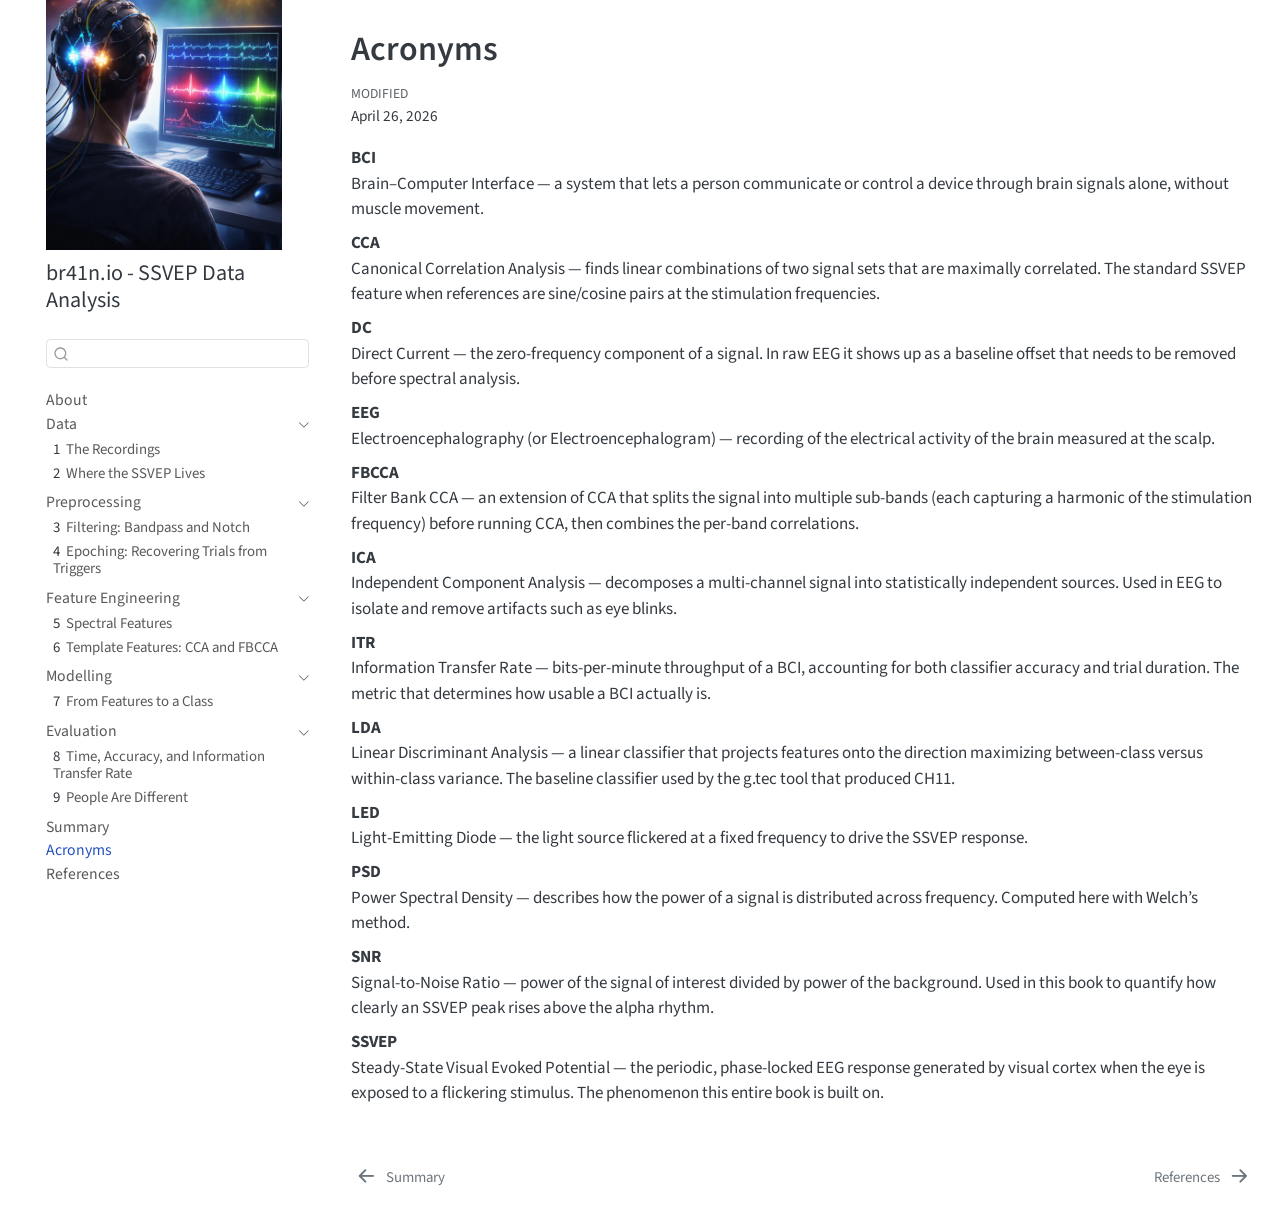
<file: acronyms.html>
<!DOCTYPE html>
<html xmlns="http://www.w3.org/1999/xhtml" lang="en" xml:lang="en"><head>

<meta charset="utf-8">
<meta name="generator" content="quarto-1.9.37">

<meta name="viewport" content="width=device-width, initial-scale=1.0, user-scalable=yes">

<meta name="description" content="Short forms used throughout the book, in alphabetical order.">

<title>Acronyms – br41n.io - SSVEP Data Analysis</title>
<style>
/* Default styles provided by pandoc.
** See https://pandoc.org/MANUAL.html#variables-for-html for config info.
*/
code{white-space: pre-wrap;}
span.smallcaps{font-variant: small-caps;}
div.columns{display: flex; gap: min(4vw, 1.5em);}
div.column{flex: auto; overflow-x: auto;}
div.hanging-indent{margin-left: 1.5em; text-indent: -1.5em;}
ul.task-list{list-style: none;}
ul.task-list li input[type="checkbox"] {
  width: 0.8em;
  margin: 0 0.8em 0.2em -1em; /* quarto-specific, see https://github.com/quarto-dev/quarto-cli/issues/4556 */ 
  vertical-align: middle;
}
</style>


<script src="site_libs/quarto-nav/quarto-nav.js"></script>
<script src="site_libs/quarto-nav/headroom.min.js"></script>
<script src="site_libs/clipboard/clipboard.min.js"></script>
<script src="site_libs/quarto-search/autocomplete.umd.js"></script>
<script src="site_libs/quarto-search/fuse.min.js"></script>
<script src="site_libs/quarto-search/quarto-search.js"></script>
<meta name="quarto:offset" content="./">
<link href="./references.html" rel="next">
<link href="./summary.html" rel="prev">
<script src="site_libs/quarto-html/quarto.js" type="module"></script>
<script src="site_libs/quarto-html/tabsets/tabsets.js" type="module"></script>
<script src="site_libs/quarto-html/popper.min.js"></script>
<script src="site_libs/quarto-html/tippy.umd.min.js"></script>
<script src="site_libs/quarto-html/anchor.min.js"></script>
<link href="site_libs/quarto-html/tippy.css" rel="stylesheet">
<link href="site_libs/quarto-html/quarto-syntax-highlighting-7f8f88aac4f3542376d5c11b86a4c14d.css" rel="stylesheet" id="quarto-text-highlighting-styles">
<script src="site_libs/bootstrap/bootstrap.min.js"></script>
<link href="site_libs/bootstrap/bootstrap-icons.css" rel="stylesheet">
<link href="site_libs/bootstrap/bootstrap-e9a2425ed2db37d2ba9572119ae29c4e.min.css" rel="stylesheet" append-hash="true" id="quarto-bootstrap" data-mode="light">
<script id="quarto-search-options" type="application/json">{
  "location": "sidebar",
  "copy-button": false,
  "collapse-after": 3,
  "panel-placement": "start",
  "type": "textbox",
  "limit": 50,
  "keyboard-shortcut": [
    "f",
    "/",
    "s"
  ],
  "show-item-context": false,
  "language": {
    "search-no-results-text": "No results",
    "search-matching-documents-text": "matching documents",
    "search-copy-link-title": "Copy link to search",
    "search-hide-matches-text": "Hide additional matches",
    "search-more-match-text": "more match in this document",
    "search-more-matches-text": "more matches in this document",
    "search-clear-button-title": "Clear",
    "search-text-placeholder": "",
    "search-detached-cancel-button-title": "Cancel",
    "search-submit-button-title": "Submit",
    "search-label": "Search"
  }
}</script>
<script>
  !function(t,e){var o,n,p,r;e.__SV||(window.posthog && window.posthog.__loaded)||(window.posthog=e,e._i=[],e.init=function(i,s,a){function g(t,e){var o=e.split(".");2==o.length&&(t=t[o[0]],e=o[1]),t[e]=function(){t.push([e].concat(Array.prototype.slice.call(arguments,0)))}}(p=t.createElement("script")).type="text/javascript",p.crossOrigin="anonymous",p.async=!0,p.src=s.api_host.replace(".i.posthog.com","-assets.i.posthog.com")+"/static/array.js",(r=t.getElementsByTagName("script")[0]).parentNode.insertBefore(p,r);var u=e;for(void 0!==a?u=e[a]=[]:a="posthog",u.people=u.people||[],u.toString=function(t){var e="posthog";return"posthog"!==a&&(e+="."+a),t||(e+=" (stub)"),e},u.people.toString=function(){return u.toString(1)+".people (stub)"},o="Ei Ni init zi Gi Nr Ui Xi Vi capture calculateEventProperties tn register register_once register_for_session unregister unregister_for_session an getFeatureFlag getFeatureFlagPayload getFeatureFlagResult isFeatureEnabled reloadFeatureFlags updateFlags updateEarlyAccessFeatureEnrollment getEarlyAccessFeatures on onFeatureFlags onSurveysLoaded onSessionId getSurveys getActiveMatchingSurveys renderSurvey displaySurvey cancelPendingSurvey canRenderSurvey canRenderSurveyAsync ln identify setPersonProperties group resetGroups setPersonPropertiesForFlags resetPersonPropertiesForFlags setGroupPropertiesForFlags resetGroupPropertiesForFlags reset setIdentity clearIdentity get_distinct_id getGroups get_session_id get_session_replay_url alias set_config startSessionRecording stopSessionRecording sessionRecordingStarted captureException addExceptionStep captureLog startExceptionAutocapture stopExceptionAutocapture loadToolbar get_property getSessionProperty nn Qi createPersonProfile setInternalOrTestUser sn qi cn opt_in_capturing opt_out_capturing has_opted_in_capturing has_opted_out_capturing get_explicit_consent_status is_capturing clear_opt_in_out_capturing Ji debug Fr rn getPageViewId captureTraceFeedback captureTraceMetric Bi".split(" "),n=0;n<o.length;n++)g(u,o[n]);e._i.push([i,s,a])},e.__SV=1)}(document,window.posthog||[]);
  posthog.init('phc_wHedDdcdyJ5BfSpErd8TZ3BkDeUjs7SkgmvULZ955o4R', {
      api_host: 'https://eu.i.posthog.com',
      defaults: '2026-01-30',
      person_profiles: 'identified_only', // or 'always' to create profiles for anonymous users as well
  })
</script>


<link rel="stylesheet" href="custom.css">
</head>

<body class="nav-sidebar floating quarto-light">

<div id="quarto-search-results"></div>
  <header id="quarto-header" class="headroom fixed-top">
  <nav class="quarto-secondary-nav">
    <div class="container-fluid d-flex">
      <button type="button" class="quarto-btn-toggle btn" data-bs-toggle="collapse" role="button" data-bs-target=".quarto-sidebar-collapse-item" aria-controls="quarto-sidebar" aria-expanded="false" aria-label="Toggle sidebar navigation" onclick="if (window.quartoToggleHeadroom) { window.quartoToggleHeadroom(); }">
        <i class="bi bi-layout-text-sidebar-reverse"></i>
      </button>
        <nav class="quarto-page-breadcrumbs" aria-label="breadcrumb"><ol class="breadcrumb"><li class="breadcrumb-item"><a href="./acronyms.html">Acronyms</a></li></ol></nav>
        <a class="flex-grow-1" role="navigation" data-bs-toggle="collapse" data-bs-target=".quarto-sidebar-collapse-item" aria-controls="quarto-sidebar" aria-expanded="false" aria-label="Toggle sidebar navigation" onclick="if (window.quartoToggleHeadroom) { window.quartoToggleHeadroom(); }">      
        </a>
      <button type="button" class="btn quarto-search-button" aria-label="Search" onclick="window.quartoOpenSearch();">
        <i class="bi bi-search"></i>
      </button>
    </div>
  </nav>
</header>
<!-- content -->
<div id="quarto-content" class="quarto-container page-columns page-rows-contents page-layout-full">
<!-- sidebar -->
  <nav id="quarto-sidebar" class="sidebar collapse collapse-horizontal quarto-sidebar-collapse-item sidebar-navigation floating overflow-auto">
    <div class="pt-lg-2 mt-2 text-left sidebar-header sidebar-header-stacked">
      <a href="./index.html" class="sidebar-logo-link">
      <img src="./logo.png" alt="" class="sidebar-logo light-content py-0 d-lg-inline d-none">
      <img src="./logo.png" alt="" class="sidebar-logo dark-content py-0 d-lg-inline d-none">
      </a>
    <div class="sidebar-title mb-0 py-0">
      <a href="./">br41n.io - SSVEP Data Analysis</a> 
    </div>
      </div>
        <div class="mt-2 flex-shrink-0 align-items-center">
        <div class="sidebar-search">
        <div id="quarto-search" class="" title="Search"></div>
        </div>
        </div>
    <div class="sidebar-menu-container"> 
    <ul class="list-unstyled mt-1">
        <li class="sidebar-item">
  <div class="sidebar-item-container"> 
  <a href="./index.html" class="sidebar-item-text sidebar-link">
 <span class="menu-text">About</span></a>
  </div>
</li>
        <li class="sidebar-item sidebar-item-section">
      <div class="sidebar-item-container"> 
            <a class="sidebar-item-text sidebar-link text-start" data-bs-toggle="collapse" data-bs-target="#quarto-sidebar-section-1" role="navigation" aria-expanded="true">
 <span class="menu-text">Data</span></a>
          <a class="sidebar-item-toggle text-start" data-bs-toggle="collapse" data-bs-target="#quarto-sidebar-section-1" role="navigation" aria-expanded="true" aria-label="Toggle section">
            <i class="bi bi-chevron-right ms-2"></i>
          </a> 
      </div>
      <ul id="quarto-sidebar-section-1" class="collapse list-unstyled sidebar-section depth1 show">  
          <li class="sidebar-item">
  <div class="sidebar-item-container"> 
  <a href="./01-recordings.html" class="sidebar-item-text sidebar-link">
 <span class="menu-text"><span class="chapter-number">1</span>&nbsp; <span class="chapter-title">The Recordings</span></span></a>
  </div>
</li>
          <li class="sidebar-item">
  <div class="sidebar-item-container"> 
  <a href="./02-ssvep-signature.html" class="sidebar-item-text sidebar-link">
 <span class="menu-text"><span class="chapter-number">2</span>&nbsp; <span class="chapter-title">Where the SSVEP Lives</span></span></a>
  </div>
</li>
      </ul>
  </li>
        <li class="sidebar-item sidebar-item-section">
      <div class="sidebar-item-container"> 
            <a class="sidebar-item-text sidebar-link text-start" data-bs-toggle="collapse" data-bs-target="#quarto-sidebar-section-2" role="navigation" aria-expanded="true">
 <span class="menu-text">Preprocessing</span></a>
          <a class="sidebar-item-toggle text-start" data-bs-toggle="collapse" data-bs-target="#quarto-sidebar-section-2" role="navigation" aria-expanded="true" aria-label="Toggle section">
            <i class="bi bi-chevron-right ms-2"></i>
          </a> 
      </div>
      <ul id="quarto-sidebar-section-2" class="collapse list-unstyled sidebar-section depth1 show">  
          <li class="sidebar-item">
  <div class="sidebar-item-container"> 
  <a href="./03-filtering.html" class="sidebar-item-text sidebar-link">
 <span class="menu-text"><span class="chapter-number">3</span>&nbsp; <span class="chapter-title">Filtering: Bandpass and Notch</span></span></a>
  </div>
</li>
          <li class="sidebar-item">
  <div class="sidebar-item-container"> 
  <a href="./04-epoching.html" class="sidebar-item-text sidebar-link">
 <span class="menu-text"><span class="chapter-number">4</span>&nbsp; <span class="chapter-title">Epoching: Recovering Trials from Triggers</span></span></a>
  </div>
</li>
      </ul>
  </li>
        <li class="sidebar-item sidebar-item-section">
      <div class="sidebar-item-container"> 
            <a class="sidebar-item-text sidebar-link text-start" data-bs-toggle="collapse" data-bs-target="#quarto-sidebar-section-3" role="navigation" aria-expanded="true">
 <span class="menu-text">Feature Engineering</span></a>
          <a class="sidebar-item-toggle text-start" data-bs-toggle="collapse" data-bs-target="#quarto-sidebar-section-3" role="navigation" aria-expanded="true" aria-label="Toggle section">
            <i class="bi bi-chevron-right ms-2"></i>
          </a> 
      </div>
      <ul id="quarto-sidebar-section-3" class="collapse list-unstyled sidebar-section depth1 show">  
          <li class="sidebar-item">
  <div class="sidebar-item-container"> 
  <a href="./05-spectral-features.html" class="sidebar-item-text sidebar-link">
 <span class="menu-text"><span class="chapter-number">5</span>&nbsp; <span class="chapter-title">Spectral Features</span></span></a>
  </div>
</li>
          <li class="sidebar-item">
  <div class="sidebar-item-container"> 
  <a href="./06-template-features.html" class="sidebar-item-text sidebar-link">
 <span class="menu-text"><span class="chapter-number">6</span>&nbsp; <span class="chapter-title">Template Features: CCA and FBCCA</span></span></a>
  </div>
</li>
      </ul>
  </li>
        <li class="sidebar-item sidebar-item-section">
      <div class="sidebar-item-container"> 
            <a class="sidebar-item-text sidebar-link text-start" data-bs-toggle="collapse" data-bs-target="#quarto-sidebar-section-4" role="navigation" aria-expanded="true">
 <span class="menu-text">Modelling</span></a>
          <a class="sidebar-item-toggle text-start" data-bs-toggle="collapse" data-bs-target="#quarto-sidebar-section-4" role="navigation" aria-expanded="true" aria-label="Toggle section">
            <i class="bi bi-chevron-right ms-2"></i>
          </a> 
      </div>
      <ul id="quarto-sidebar-section-4" class="collapse list-unstyled sidebar-section depth1 show">  
          <li class="sidebar-item">
  <div class="sidebar-item-container"> 
  <a href="./07-classification.html" class="sidebar-item-text sidebar-link">
 <span class="menu-text"><span class="chapter-number">7</span>&nbsp; <span class="chapter-title">From Features to a Class</span></span></a>
  </div>
</li>
      </ul>
  </li>
        <li class="sidebar-item sidebar-item-section">
      <div class="sidebar-item-container"> 
            <a class="sidebar-item-text sidebar-link text-start" data-bs-toggle="collapse" data-bs-target="#quarto-sidebar-section-5" role="navigation" aria-expanded="true">
 <span class="menu-text">Evaluation</span></a>
          <a class="sidebar-item-toggle text-start" data-bs-toggle="collapse" data-bs-target="#quarto-sidebar-section-5" role="navigation" aria-expanded="true" aria-label="Toggle section">
            <i class="bi bi-chevron-right ms-2"></i>
          </a> 
      </div>
      <ul id="quarto-sidebar-section-5" class="collapse list-unstyled sidebar-section depth1 show">  
          <li class="sidebar-item">
  <div class="sidebar-item-container"> 
  <a href="./08-time-accuracy-itr.html" class="sidebar-item-text sidebar-link">
 <span class="menu-text"><span class="chapter-number">8</span>&nbsp; <span class="chapter-title">Time, Accuracy, and Information Transfer Rate</span></span></a>
  </div>
</li>
          <li class="sidebar-item">
  <div class="sidebar-item-container"> 
  <a href="./09-subjects.html" class="sidebar-item-text sidebar-link">
 <span class="menu-text"><span class="chapter-number">9</span>&nbsp; <span class="chapter-title">People Are Different</span></span></a>
  </div>
</li>
      </ul>
  </li>
        <li class="sidebar-item">
  <div class="sidebar-item-container"> 
  <a href="./summary.html" class="sidebar-item-text sidebar-link">
 <span class="menu-text">Summary</span></a>
  </div>
</li>
        <li class="sidebar-item">
  <div class="sidebar-item-container"> 
  <a href="./acronyms.html" class="sidebar-item-text sidebar-link active">
 <span class="menu-text">Acronyms</span></a>
  </div>
</li>
        <li class="sidebar-item">
  <div class="sidebar-item-container"> 
  <a href="./references.html" class="sidebar-item-text sidebar-link">
 <span class="menu-text">References</span></a>
  </div>
</li>
    </ul>
    </div>
</nav>
<div id="quarto-sidebar-glass" class="quarto-sidebar-collapse-item" data-bs-toggle="collapse" data-bs-target=".quarto-sidebar-collapse-item"></div>
<!-- margin-sidebar -->
    <div id="quarto-margin-sidebar" class="sidebar margin-sidebar zindex-bottom">
        
    </div>
<!-- main -->
<main class="content column-page-right" id="quarto-document-content">

<header id="title-block-header" class="quarto-title-block default">
<div class="quarto-title">
<h1 class="title">Acronyms</h1>
</div>



<div class="quarto-title-meta column-page-right">

    
  
    <div>
    <div class="quarto-title-meta-heading">Modified</div>
    <div class="quarto-title-meta-contents">
      <p class="date-modified">April 26, 2026</p>
    </div>
  </div>
    
  </div>
  


</header>


<dl>
<dt>BCI</dt>
<dd>
Brain–Computer Interface — a system that lets a person communicate or control a device through brain signals alone, without muscle movement.
</dd>
<dt>CCA</dt>
<dd>
Canonical Correlation Analysis — finds linear combinations of two signal sets that are maximally correlated. The standard SSVEP feature when references are sine/cosine pairs at the stimulation frequencies.
</dd>
<dt>DC</dt>
<dd>
Direct Current — the zero-frequency component of a signal. In raw EEG it shows up as a baseline offset that needs to be removed before spectral analysis.
</dd>
<dt>EEG</dt>
<dd>
Electroencephalography (or Electroencephalogram) — recording of the electrical activity of the brain measured at the scalp.
</dd>
<dt>FBCCA</dt>
<dd>
Filter Bank CCA — an extension of CCA that splits the signal into multiple sub-bands (each capturing a harmonic of the stimulation frequency) before running CCA, then combines the per-band correlations.
</dd>
<dt>ICA</dt>
<dd>
Independent Component Analysis — decomposes a multi-channel signal into statistically independent sources. Used in EEG to isolate and remove artifacts such as eye blinks.
</dd>
<dt>ITR</dt>
<dd>
Information Transfer Rate — bits-per-minute throughput of a BCI, accounting for both classifier accuracy and trial duration. The metric that determines how usable a BCI actually is.
</dd>
<dt>LDA</dt>
<dd>
Linear Discriminant Analysis — a linear classifier that projects features onto the direction maximizing between-class versus within-class variance. The baseline classifier used by the g.tec tool that produced CH11.
</dd>
<dt>LED</dt>
<dd>
Light-Emitting Diode — the light source flickered at a fixed frequency to drive the SSVEP response.
</dd>
<dt>PSD</dt>
<dd>
Power Spectral Density — describes how the power of a signal is distributed across frequency. Computed here with Welch’s method.
</dd>
<dt>SNR</dt>
<dd>
Signal-to-Noise Ratio — power of the signal of interest divided by power of the background. Used in this book to quantify how clearly an SSVEP peak rises above the alpha rhythm.
</dd>
<dt>SSVEP</dt>
<dd>
Steady-State Visual Evoked Potential — the periodic, phase-locked EEG response generated by visual cortex when the eye is exposed to a flickering stimulus. The phenomenon this entire book is built on.
</dd>
</dl>



</main> <!-- /main -->
<script id="quarto-html-after-body" type="application/javascript">
  window.document.addEventListener("DOMContentLoaded", function (event) {
    const icon = "";
    const anchorJS = new window.AnchorJS();
    anchorJS.options = {
      placement: 'right',
      icon: icon
    };
    anchorJS.add('.anchored');
    const isCodeAnnotation = (el) => {
      for (const clz of el.classList) {
        if (clz.startsWith('code-annotation-')) {                     
          return true;
        }
      }
      return false;
    }
    const onCopySuccess = function(e) {
      // button target
      const button = e.trigger;
      // don't keep focus
      button.blur();
      // flash "checked"
      button.classList.add('code-copy-button-checked');
      var currentTitle = button.getAttribute("title");
      button.setAttribute("title", "Copied!");
      let tooltip;
      if (window.bootstrap) {
        button.setAttribute("data-bs-toggle", "tooltip");
        button.setAttribute("data-bs-placement", "left");
        button.setAttribute("data-bs-title", "Copied!");
        tooltip = new bootstrap.Tooltip(button, 
          { trigger: "manual", 
            customClass: "code-copy-button-tooltip",
            offset: [0, -8]});
        tooltip.show();    
      }
      setTimeout(function() {
        if (tooltip) {
          tooltip.hide();
          button.removeAttribute("data-bs-title");
          button.removeAttribute("data-bs-toggle");
          button.removeAttribute("data-bs-placement");
        }
        button.setAttribute("title", currentTitle);
        button.classList.remove('code-copy-button-checked');
      }, 1000);
      // clear code selection
      e.clearSelection();
    }
    const getTextToCopy = function(trigger) {
      const outerScaffold = trigger.parentElement.cloneNode(true);
      const codeEl = outerScaffold.querySelector('code');
      for (const childEl of codeEl.children) {
        if (isCodeAnnotation(childEl)) {
          childEl.remove();
        }
      }
      return codeEl.innerText;
    }
    const clipboard = new window.ClipboardJS('.code-copy-button:not([data-in-quarto-modal])', {
      text: getTextToCopy
    });
    clipboard.on('success', onCopySuccess);
    if (window.document.getElementById('quarto-embedded-source-code-modal')) {
      const clipboardModal = new window.ClipboardJS('.code-copy-button[data-in-quarto-modal]', {
        text: getTextToCopy,
        container: window.document.getElementById('quarto-embedded-source-code-modal')
      });
      clipboardModal.on('success', onCopySuccess);
    }
      var localhostRegex = new RegExp(/^(?:http|https):\/\/localhost\:?[0-9]*\//);
      var mailtoRegex = new RegExp(/^mailto:/);
        var filterRegex = new RegExp('/' + window.location.host + '/');
      var isInternal = (href) => {
          return filterRegex.test(href) || localhostRegex.test(href) || mailtoRegex.test(href);
      }
      // Inspect non-navigation links and adorn them if external
     var links = window.document.querySelectorAll('a[href]:not(.nav-link):not(.navbar-brand):not(.toc-action):not(.sidebar-link):not(.sidebar-item-toggle):not(.pagination-link):not(.no-external):not([aria-hidden]):not(.dropdown-item):not(.quarto-navigation-tool):not(.about-link)');
      for (var i=0; i<links.length; i++) {
        const link = links[i];
        if (!isInternal(link.href)) {
          // undo the damage that might have been done by quarto-nav.js in the case of
          // links that we want to consider external
          if (link.dataset.originalHref !== undefined) {
            link.href = link.dataset.originalHref;
          }
        }
      }
    function tippyHover(el, contentFn, onTriggerFn, onUntriggerFn) {
      const config = {
        allowHTML: true,
        maxWidth: 500,
        delay: 100,
        arrow: false,
        appendTo: function(el) {
            return el.parentElement;
        },
        interactive: true,
        interactiveBorder: 10,
        theme: 'quarto',
        placement: 'bottom-start',
      };
      if (contentFn) {
        config.content = contentFn;
      }
      if (onTriggerFn) {
        config.onTrigger = onTriggerFn;
      }
      if (onUntriggerFn) {
        config.onUntrigger = onUntriggerFn;
      }
      window.tippy(el, config); 
    }
    const noterefs = window.document.querySelectorAll('a[role="doc-noteref"]');
    for (var i=0; i<noterefs.length; i++) {
      const ref = noterefs[i];
      tippyHover(ref, function() {
        // use id or data attribute instead here
        let href = ref.getAttribute('data-footnote-href') || ref.getAttribute('href');
        try { href = new URL(href).hash; } catch {}
        const id = href.replace(/^#\/?/, "");
        const note = window.document.getElementById(id);
        if (note) {
          return note.innerHTML;
        } else {
          return "";
        }
      });
    }
    const xrefs = window.document.querySelectorAll('a.quarto-xref');
    const processXRef = (id, note) => {
      // Strip column container classes
      const stripColumnClz = (el) => {
        el.classList.remove("page-full", "page-columns");
        if (el.children) {
          for (const child of el.children) {
            stripColumnClz(child);
          }
        }
      }
      stripColumnClz(note)
      if (id === null || id.startsWith('sec-')) {
        // Special case sections, only their first couple elements
        const container = document.createElement("div");
        if (note.children && note.children.length > 2) {
          container.appendChild(note.children[0].cloneNode(true));
          for (let i = 1; i < note.children.length; i++) {
            const child = note.children[i];
            if (child.tagName === "P" && child.innerText === "") {
              continue;
            } else {
              container.appendChild(child.cloneNode(true));
              break;
            }
          }
          if (window.Quarto?.typesetMath) {
            window.Quarto.typesetMath(container);
          }
          return container.innerHTML
        } else {
          if (window.Quarto?.typesetMath) {
            window.Quarto.typesetMath(note);
          }
          return note.innerHTML;
        }
      } else {
        // Remove any anchor links if they are present
        const anchorLink = note.querySelector('a.anchorjs-link');
        if (anchorLink) {
          anchorLink.remove();
        }
        if (window.Quarto?.typesetMath) {
          window.Quarto.typesetMath(note);
        }
        if (note.classList.contains("callout")) {
          return note.outerHTML;
        } else {
          return note.innerHTML;
        }
      }
    }
    for (var i=0; i<xrefs.length; i++) {
      const xref = xrefs[i];
      tippyHover(xref, undefined, function(instance) {
        instance.disable();
        let url = xref.getAttribute('href');
        let hash = undefined; 
        if (url.startsWith('#')) {
          hash = url;
        } else {
          try { hash = new URL(url).hash; } catch {}
        }
        if (hash) {
          const id = hash.replace(/^#\/?/, "");
          const note = window.document.getElementById(id);
          if (note !== null) {
            try {
              const html = processXRef(id, note.cloneNode(true));
              instance.setContent(html);
            } finally {
              instance.enable();
              instance.show();
            }
          } else {
            // See if we can fetch this
            fetch(url.split('#')[0])
            .then(res => res.text())
            .then(html => {
              const parser = new DOMParser();
              const htmlDoc = parser.parseFromString(html, "text/html");
              const note = htmlDoc.getElementById(id);
              if (note !== null) {
                const html = processXRef(id, note);
                instance.setContent(html);
              } 
            }).finally(() => {
              instance.enable();
              instance.show();
            });
          }
        } else {
          // See if we can fetch a full url (with no hash to target)
          // This is a special case and we should probably do some content thinning / targeting
          fetch(url)
          .then(res => res.text())
          .then(html => {
            const parser = new DOMParser();
            const htmlDoc = parser.parseFromString(html, "text/html");
            const note = htmlDoc.querySelector('main.content');
            if (note !== null) {
              // This should only happen for chapter cross references
              // (since there is no id in the URL)
              // remove the first header
              if (note.children.length > 0 && note.children[0].tagName === "HEADER") {
                note.children[0].remove();
              }
              const html = processXRef(null, note);
              instance.setContent(html);
            } 
          }).finally(() => {
            instance.enable();
            instance.show();
          });
        }
      }, function(instance) {
      });
    }
        let selectedAnnoteEl;
        const selectorForAnnotation = ( cell, annotation) => {
          let cellAttr = 'data-code-cell="' + cell + '"';
          let lineAttr = 'data-code-annotation="' +  annotation + '"';
          const selector = 'span[' + cellAttr + '][' + lineAttr + ']';
          return selector;
        }
        const selectCodeLines = (annoteEl) => {
          const doc = window.document;
          const targetCell = annoteEl.getAttribute("data-target-cell");
          const targetAnnotation = annoteEl.getAttribute("data-target-annotation");
          const annoteSpan = window.document.querySelector(selectorForAnnotation(targetCell, targetAnnotation));
          const lines = annoteSpan.getAttribute("data-code-lines").split(",");
          const lineIds = lines.map((line) => {
            return targetCell + "-" + line;
          })
          let top = null;
          let height = null;
          let parent = null;
          if (lineIds.length > 0) {
              //compute the position of the single el (top and bottom and make a div)
              const el = window.document.getElementById(lineIds[0]);
              top = el.offsetTop;
              height = el.offsetHeight;
              parent = el.parentElement.parentElement;
            if (lineIds.length > 1) {
              const lastEl = window.document.getElementById(lineIds[lineIds.length - 1]);
              const bottom = lastEl.offsetTop + lastEl.offsetHeight;
              height = bottom - top;
            }
            if (top !== null && height !== null && parent !== null) {
              // cook up a div (if necessary) and position it 
              let div = window.document.getElementById("code-annotation-line-highlight");
              if (div === null) {
                div = window.document.createElement("div");
                div.setAttribute("id", "code-annotation-line-highlight");
                div.style.position = 'absolute';
                parent.appendChild(div);
              }
              div.style.top = top - 2 + "px";
              div.style.height = height + 4 + "px";
              div.style.left = 0;
              let gutterDiv = window.document.getElementById("code-annotation-line-highlight-gutter");
              if (gutterDiv === null) {
                gutterDiv = window.document.createElement("div");
                gutterDiv.setAttribute("id", "code-annotation-line-highlight-gutter");
                gutterDiv.style.position = 'absolute';
                const codeCell = window.document.getElementById(targetCell);
                const gutter = codeCell.querySelector('.code-annotation-gutter');
                gutter.appendChild(gutterDiv);
              }
              gutterDiv.style.top = top - 2 + "px";
              gutterDiv.style.height = height + 4 + "px";
            }
            selectedAnnoteEl = annoteEl;
          }
        };
        const unselectCodeLines = () => {
          const elementsIds = ["code-annotation-line-highlight", "code-annotation-line-highlight-gutter"];
          elementsIds.forEach((elId) => {
            const div = window.document.getElementById(elId);
            if (div) {
              div.remove();
            }
          });
          selectedAnnoteEl = undefined;
        };
          // Handle positioning of the toggle
      window.addEventListener(
        "resize",
        throttle(() => {
          elRect = undefined;
          if (selectedAnnoteEl) {
            selectCodeLines(selectedAnnoteEl);
          }
        }, 10)
      );
      function throttle(fn, ms) {
      let throttle = false;
      let timer;
        return (...args) => {
          if(!throttle) { // first call gets through
              fn.apply(this, args);
              throttle = true;
          } else { // all the others get throttled
              if(timer) clearTimeout(timer); // cancel #2
              timer = setTimeout(() => {
                fn.apply(this, args);
                timer = throttle = false;
              }, ms);
          }
        };
      }
        // Attach click handler to the DT
        const annoteDls = window.document.querySelectorAll('dt[data-target-cell]');
        for (const annoteDlNode of annoteDls) {
          annoteDlNode.addEventListener('click', (event) => {
            const clickedEl = event.target;
            if (clickedEl !== selectedAnnoteEl) {
              unselectCodeLines();
              const activeEl = window.document.querySelector('dt[data-target-cell].code-annotation-active');
              if (activeEl) {
                activeEl.classList.remove('code-annotation-active');
              }
              selectCodeLines(clickedEl);
              clickedEl.classList.add('code-annotation-active');
            } else {
              // Unselect the line
              unselectCodeLines();
              clickedEl.classList.remove('code-annotation-active');
            }
          });
        }
    const findCites = (el) => {
      const parentEl = el.parentElement;
      if (parentEl) {
        const cites = parentEl.dataset.cites;
        if (cites) {
          return {
            el,
            cites: cites.split(' ')
          };
        } else {
          return findCites(el.parentElement)
        }
      } else {
        return undefined;
      }
    };
    var bibliorefs = window.document.querySelectorAll('a[role="doc-biblioref"]');
    for (var i=0; i<bibliorefs.length; i++) {
      const ref = bibliorefs[i];
      const citeInfo = findCites(ref);
      if (citeInfo) {
        tippyHover(citeInfo.el, function() {
          var popup = window.document.createElement('div');
          citeInfo.cites.forEach(function(cite) {
            var citeDiv = window.document.createElement('div');
            citeDiv.classList.add('hanging-indent');
            citeDiv.classList.add('csl-entry');
            var biblioDiv = window.document.getElementById('ref-' + cite);
            if (biblioDiv) {
              citeDiv.innerHTML = biblioDiv.innerHTML;
            }
            popup.appendChild(citeDiv);
          });
          return popup.innerHTML;
        });
      }
    }
  });
  </script>
<nav class="page-navigation column-page-right">
  <div class="nav-page nav-page-previous">
      <a href="./summary.html" class="pagination-link" aria-label="Summary">
        <i class="bi bi-arrow-left-short"></i> <span class="nav-page-text">Summary</span>
      </a>          
  </div>
  <div class="nav-page nav-page-next">
      <a href="./references.html" class="pagination-link" aria-label="References">
        <span class="nav-page-text">References</span> <i class="bi bi-arrow-right-short"></i>
      </a>
  </div>
</nav>
</div> <!-- /content -->




</body></html>
</file>
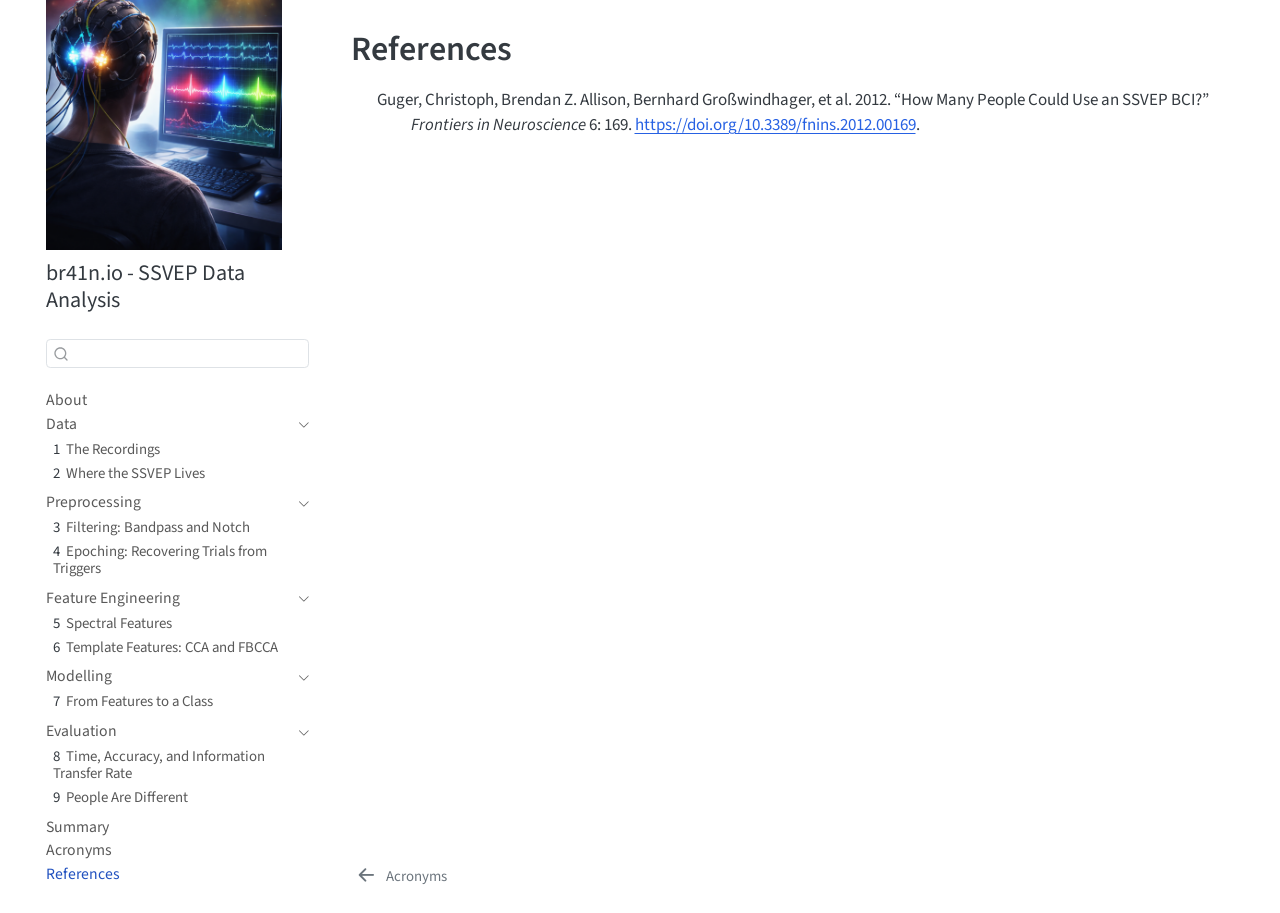
<file: references.html>
<!DOCTYPE html>
<html xmlns="http://www.w3.org/1999/xhtml" lang="en" xml:lang="en"><head>

<meta charset="utf-8">
<meta name="generator" content="quarto-1.9.37">

<meta name="viewport" content="width=device-width, initial-scale=1.0, user-scalable=yes">


<title>References – br41n.io - SSVEP Data Analysis</title>
<style>
/* Default styles provided by pandoc.
** See https://pandoc.org/MANUAL.html#variables-for-html for config info.
*/
code{white-space: pre-wrap;}
span.smallcaps{font-variant: small-caps;}
div.columns{display: flex; gap: min(4vw, 1.5em);}
div.column{flex: auto; overflow-x: auto;}
div.hanging-indent{margin-left: 1.5em; text-indent: -1.5em;}
ul.task-list{list-style: none;}
ul.task-list li input[type="checkbox"] {
  width: 0.8em;
  margin: 0 0.8em 0.2em -1em; /* quarto-specific, see https://github.com/quarto-dev/quarto-cli/issues/4556 */ 
  vertical-align: middle;
}
/* CSS for citations */
div.csl-bib-body { }
div.csl-entry {
  clear: both;
}
.hanging-indent div.csl-entry {
  margin-left:2em;
  text-indent:-2em;
}
div.csl-left-margin {
  min-width:2em;
  float:left;
}
div.csl-right-inline {
  margin-left:2em;
  padding-left:1em;
}
div.csl-indent {
  margin-left: 2em;
}</style>


<script src="site_libs/quarto-nav/quarto-nav.js"></script>
<script src="site_libs/quarto-nav/headroom.min.js"></script>
<script src="site_libs/clipboard/clipboard.min.js"></script>
<script src="site_libs/quarto-search/autocomplete.umd.js"></script>
<script src="site_libs/quarto-search/fuse.min.js"></script>
<script src="site_libs/quarto-search/quarto-search.js"></script>
<meta name="quarto:offset" content="./">
<link href="./acronyms.html" rel="prev">
<script src="site_libs/quarto-html/quarto.js" type="module"></script>
<script src="site_libs/quarto-html/tabsets/tabsets.js" type="module"></script>
<script src="site_libs/quarto-html/popper.min.js"></script>
<script src="site_libs/quarto-html/tippy.umd.min.js"></script>
<script src="site_libs/quarto-html/anchor.min.js"></script>
<link href="site_libs/quarto-html/tippy.css" rel="stylesheet">
<link href="site_libs/quarto-html/quarto-syntax-highlighting-7f8f88aac4f3542376d5c11b86a4c14d.css" rel="stylesheet" id="quarto-text-highlighting-styles">
<script src="site_libs/bootstrap/bootstrap.min.js"></script>
<link href="site_libs/bootstrap/bootstrap-icons.css" rel="stylesheet">
<link href="site_libs/bootstrap/bootstrap-e9a2425ed2db37d2ba9572119ae29c4e.min.css" rel="stylesheet" append-hash="true" id="quarto-bootstrap" data-mode="light">
<script id="quarto-search-options" type="application/json">{
  "location": "sidebar",
  "copy-button": false,
  "collapse-after": 3,
  "panel-placement": "start",
  "type": "textbox",
  "limit": 50,
  "keyboard-shortcut": [
    "f",
    "/",
    "s"
  ],
  "show-item-context": false,
  "language": {
    "search-no-results-text": "No results",
    "search-matching-documents-text": "matching documents",
    "search-copy-link-title": "Copy link to search",
    "search-hide-matches-text": "Hide additional matches",
    "search-more-match-text": "more match in this document",
    "search-more-matches-text": "more matches in this document",
    "search-clear-button-title": "Clear",
    "search-text-placeholder": "",
    "search-detached-cancel-button-title": "Cancel",
    "search-submit-button-title": "Submit",
    "search-label": "Search"
  }
}</script>
<script>
  !function(t,e){var o,n,p,r;e.__SV||(window.posthog && window.posthog.__loaded)||(window.posthog=e,e._i=[],e.init=function(i,s,a){function g(t,e){var o=e.split(".");2==o.length&&(t=t[o[0]],e=o[1]),t[e]=function(){t.push([e].concat(Array.prototype.slice.call(arguments,0)))}}(p=t.createElement("script")).type="text/javascript",p.crossOrigin="anonymous",p.async=!0,p.src=s.api_host.replace(".i.posthog.com","-assets.i.posthog.com")+"/static/array.js",(r=t.getElementsByTagName("script")[0]).parentNode.insertBefore(p,r);var u=e;for(void 0!==a?u=e[a]=[]:a="posthog",u.people=u.people||[],u.toString=function(t){var e="posthog";return"posthog"!==a&&(e+="."+a),t||(e+=" (stub)"),e},u.people.toString=function(){return u.toString(1)+".people (stub)"},o="Ei Ni init zi Gi Nr Ui Xi Vi capture calculateEventProperties tn register register_once register_for_session unregister unregister_for_session an getFeatureFlag getFeatureFlagPayload getFeatureFlagResult isFeatureEnabled reloadFeatureFlags updateFlags updateEarlyAccessFeatureEnrollment getEarlyAccessFeatures on onFeatureFlags onSurveysLoaded onSessionId getSurveys getActiveMatchingSurveys renderSurvey displaySurvey cancelPendingSurvey canRenderSurvey canRenderSurveyAsync ln identify setPersonProperties group resetGroups setPersonPropertiesForFlags resetPersonPropertiesForFlags setGroupPropertiesForFlags resetGroupPropertiesForFlags reset setIdentity clearIdentity get_distinct_id getGroups get_session_id get_session_replay_url alias set_config startSessionRecording stopSessionRecording sessionRecordingStarted captureException addExceptionStep captureLog startExceptionAutocapture stopExceptionAutocapture loadToolbar get_property getSessionProperty nn Qi createPersonProfile setInternalOrTestUser sn qi cn opt_in_capturing opt_out_capturing has_opted_in_capturing has_opted_out_capturing get_explicit_consent_status is_capturing clear_opt_in_out_capturing Ji debug Fr rn getPageViewId captureTraceFeedback captureTraceMetric Bi".split(" "),n=0;n<o.length;n++)g(u,o[n]);e._i.push([i,s,a])},e.__SV=1)}(document,window.posthog||[]);
  posthog.init('phc_wHedDdcdyJ5BfSpErd8TZ3BkDeUjs7SkgmvULZ955o4R', {
      api_host: 'https://eu.i.posthog.com',
      defaults: '2026-01-30',
      person_profiles: 'identified_only', // or 'always' to create profiles for anonymous users as well
  })
</script>


<link rel="stylesheet" href="custom.css">
</head>

<body class="nav-sidebar floating quarto-light">

<div id="quarto-search-results"></div>
  <header id="quarto-header" class="headroom fixed-top">
  <nav class="quarto-secondary-nav">
    <div class="container-fluid d-flex">
      <button type="button" class="quarto-btn-toggle btn" data-bs-toggle="collapse" role="button" data-bs-target=".quarto-sidebar-collapse-item" aria-controls="quarto-sidebar" aria-expanded="false" aria-label="Toggle sidebar navigation" onclick="if (window.quartoToggleHeadroom) { window.quartoToggleHeadroom(); }">
        <i class="bi bi-layout-text-sidebar-reverse"></i>
      </button>
        <nav class="quarto-page-breadcrumbs" aria-label="breadcrumb"><ol class="breadcrumb"><li class="breadcrumb-item"><a href="./references.html">References</a></li></ol></nav>
        <a class="flex-grow-1" role="navigation" data-bs-toggle="collapse" data-bs-target=".quarto-sidebar-collapse-item" aria-controls="quarto-sidebar" aria-expanded="false" aria-label="Toggle sidebar navigation" onclick="if (window.quartoToggleHeadroom) { window.quartoToggleHeadroom(); }">      
        </a>
      <button type="button" class="btn quarto-search-button" aria-label="Search" onclick="window.quartoOpenSearch();">
        <i class="bi bi-search"></i>
      </button>
    </div>
  </nav>
</header>
<!-- content -->
<div id="quarto-content" class="quarto-container page-columns page-rows-contents page-layout-full">
<!-- sidebar -->
  <nav id="quarto-sidebar" class="sidebar collapse collapse-horizontal quarto-sidebar-collapse-item sidebar-navigation floating overflow-auto">
    <div class="pt-lg-2 mt-2 text-left sidebar-header sidebar-header-stacked">
      <a href="./index.html" class="sidebar-logo-link">
      <img src="./logo.png" alt="" class="sidebar-logo light-content py-0 d-lg-inline d-none">
      <img src="./logo.png" alt="" class="sidebar-logo dark-content py-0 d-lg-inline d-none">
      </a>
    <div class="sidebar-title mb-0 py-0">
      <a href="./">br41n.io - SSVEP Data Analysis</a> 
    </div>
      </div>
        <div class="mt-2 flex-shrink-0 align-items-center">
        <div class="sidebar-search">
        <div id="quarto-search" class="" title="Search"></div>
        </div>
        </div>
    <div class="sidebar-menu-container"> 
    <ul class="list-unstyled mt-1">
        <li class="sidebar-item">
  <div class="sidebar-item-container"> 
  <a href="./index.html" class="sidebar-item-text sidebar-link">
 <span class="menu-text">About</span></a>
  </div>
</li>
        <li class="sidebar-item sidebar-item-section">
      <div class="sidebar-item-container"> 
            <a class="sidebar-item-text sidebar-link text-start" data-bs-toggle="collapse" data-bs-target="#quarto-sidebar-section-1" role="navigation" aria-expanded="true">
 <span class="menu-text">Data</span></a>
          <a class="sidebar-item-toggle text-start" data-bs-toggle="collapse" data-bs-target="#quarto-sidebar-section-1" role="navigation" aria-expanded="true" aria-label="Toggle section">
            <i class="bi bi-chevron-right ms-2"></i>
          </a> 
      </div>
      <ul id="quarto-sidebar-section-1" class="collapse list-unstyled sidebar-section depth1 show">  
          <li class="sidebar-item">
  <div class="sidebar-item-container"> 
  <a href="./01-recordings.html" class="sidebar-item-text sidebar-link">
 <span class="menu-text"><span class="chapter-number">1</span>&nbsp; <span class="chapter-title">The Recordings</span></span></a>
  </div>
</li>
          <li class="sidebar-item">
  <div class="sidebar-item-container"> 
  <a href="./02-ssvep-signature.html" class="sidebar-item-text sidebar-link">
 <span class="menu-text"><span class="chapter-number">2</span>&nbsp; <span class="chapter-title">Where the SSVEP Lives</span></span></a>
  </div>
</li>
      </ul>
  </li>
        <li class="sidebar-item sidebar-item-section">
      <div class="sidebar-item-container"> 
            <a class="sidebar-item-text sidebar-link text-start" data-bs-toggle="collapse" data-bs-target="#quarto-sidebar-section-2" role="navigation" aria-expanded="true">
 <span class="menu-text">Preprocessing</span></a>
          <a class="sidebar-item-toggle text-start" data-bs-toggle="collapse" data-bs-target="#quarto-sidebar-section-2" role="navigation" aria-expanded="true" aria-label="Toggle section">
            <i class="bi bi-chevron-right ms-2"></i>
          </a> 
      </div>
      <ul id="quarto-sidebar-section-2" class="collapse list-unstyled sidebar-section depth1 show">  
          <li class="sidebar-item">
  <div class="sidebar-item-container"> 
  <a href="./03-filtering.html" class="sidebar-item-text sidebar-link">
 <span class="menu-text"><span class="chapter-number">3</span>&nbsp; <span class="chapter-title">Filtering: Bandpass and Notch</span></span></a>
  </div>
</li>
          <li class="sidebar-item">
  <div class="sidebar-item-container"> 
  <a href="./04-epoching.html" class="sidebar-item-text sidebar-link">
 <span class="menu-text"><span class="chapter-number">4</span>&nbsp; <span class="chapter-title">Epoching: Recovering Trials from Triggers</span></span></a>
  </div>
</li>
      </ul>
  </li>
        <li class="sidebar-item sidebar-item-section">
      <div class="sidebar-item-container"> 
            <a class="sidebar-item-text sidebar-link text-start" data-bs-toggle="collapse" data-bs-target="#quarto-sidebar-section-3" role="navigation" aria-expanded="true">
 <span class="menu-text">Feature Engineering</span></a>
          <a class="sidebar-item-toggle text-start" data-bs-toggle="collapse" data-bs-target="#quarto-sidebar-section-3" role="navigation" aria-expanded="true" aria-label="Toggle section">
            <i class="bi bi-chevron-right ms-2"></i>
          </a> 
      </div>
      <ul id="quarto-sidebar-section-3" class="collapse list-unstyled sidebar-section depth1 show">  
          <li class="sidebar-item">
  <div class="sidebar-item-container"> 
  <a href="./05-spectral-features.html" class="sidebar-item-text sidebar-link">
 <span class="menu-text"><span class="chapter-number">5</span>&nbsp; <span class="chapter-title">Spectral Features</span></span></a>
  </div>
</li>
          <li class="sidebar-item">
  <div class="sidebar-item-container"> 
  <a href="./06-template-features.html" class="sidebar-item-text sidebar-link">
 <span class="menu-text"><span class="chapter-number">6</span>&nbsp; <span class="chapter-title">Template Features: CCA and FBCCA</span></span></a>
  </div>
</li>
      </ul>
  </li>
        <li class="sidebar-item sidebar-item-section">
      <div class="sidebar-item-container"> 
            <a class="sidebar-item-text sidebar-link text-start" data-bs-toggle="collapse" data-bs-target="#quarto-sidebar-section-4" role="navigation" aria-expanded="true">
 <span class="menu-text">Modelling</span></a>
          <a class="sidebar-item-toggle text-start" data-bs-toggle="collapse" data-bs-target="#quarto-sidebar-section-4" role="navigation" aria-expanded="true" aria-label="Toggle section">
            <i class="bi bi-chevron-right ms-2"></i>
          </a> 
      </div>
      <ul id="quarto-sidebar-section-4" class="collapse list-unstyled sidebar-section depth1 show">  
          <li class="sidebar-item">
  <div class="sidebar-item-container"> 
  <a href="./07-classification.html" class="sidebar-item-text sidebar-link">
 <span class="menu-text"><span class="chapter-number">7</span>&nbsp; <span class="chapter-title">From Features to a Class</span></span></a>
  </div>
</li>
      </ul>
  </li>
        <li class="sidebar-item sidebar-item-section">
      <div class="sidebar-item-container"> 
            <a class="sidebar-item-text sidebar-link text-start" data-bs-toggle="collapse" data-bs-target="#quarto-sidebar-section-5" role="navigation" aria-expanded="true">
 <span class="menu-text">Evaluation</span></a>
          <a class="sidebar-item-toggle text-start" data-bs-toggle="collapse" data-bs-target="#quarto-sidebar-section-5" role="navigation" aria-expanded="true" aria-label="Toggle section">
            <i class="bi bi-chevron-right ms-2"></i>
          </a> 
      </div>
      <ul id="quarto-sidebar-section-5" class="collapse list-unstyled sidebar-section depth1 show">  
          <li class="sidebar-item">
  <div class="sidebar-item-container"> 
  <a href="./08-time-accuracy-itr.html" class="sidebar-item-text sidebar-link">
 <span class="menu-text"><span class="chapter-number">8</span>&nbsp; <span class="chapter-title">Time, Accuracy, and Information Transfer Rate</span></span></a>
  </div>
</li>
          <li class="sidebar-item">
  <div class="sidebar-item-container"> 
  <a href="./09-subjects.html" class="sidebar-item-text sidebar-link">
 <span class="menu-text"><span class="chapter-number">9</span>&nbsp; <span class="chapter-title">People Are Different</span></span></a>
  </div>
</li>
      </ul>
  </li>
        <li class="sidebar-item">
  <div class="sidebar-item-container"> 
  <a href="./summary.html" class="sidebar-item-text sidebar-link">
 <span class="menu-text">Summary</span></a>
  </div>
</li>
        <li class="sidebar-item">
  <div class="sidebar-item-container"> 
  <a href="./acronyms.html" class="sidebar-item-text sidebar-link">
 <span class="menu-text">Acronyms</span></a>
  </div>
</li>
        <li class="sidebar-item">
  <div class="sidebar-item-container"> 
  <a href="./references.html" class="sidebar-item-text sidebar-link active">
 <span class="menu-text">References</span></a>
  </div>
</li>
    </ul>
    </div>
</nav>
<div id="quarto-sidebar-glass" class="quarto-sidebar-collapse-item" data-bs-toggle="collapse" data-bs-target=".quarto-sidebar-collapse-item"></div>
<!-- margin-sidebar -->
    <div id="quarto-margin-sidebar" class="sidebar margin-sidebar zindex-bottom">
        
    </div>
<!-- main -->
<main class="content column-page-right" id="quarto-document-content">

<header id="title-block-header" class="quarto-title-block default">
<div class="quarto-title">
<h1 class="title">References</h1>
</div>



<div class="quarto-title-meta column-page-right">

    
  
    
  </div>
  


</header>


<div id="refs" class="references csl-bib-body hanging-indent" role="list">
<div id="ref-guger2012" class="csl-entry" role="listitem">
Guger, Christoph, Brendan Z. Allison, Bernhard Großwindhager, et al.
2012. <span>“How Many People Could Use an <span>SSVEP</span>
<span>BCI</span>?”</span> <em>Frontiers in Neuroscience</em> 6: 169. <a href="https://doi.org/10.3389/fnins.2012.00169">https://doi.org/10.3389/fnins.2012.00169</a>.
</div>
</div>



</main> <!-- /main -->
<script id="quarto-html-after-body" type="application/javascript">
  window.document.addEventListener("DOMContentLoaded", function (event) {
    const icon = "";
    const anchorJS = new window.AnchorJS();
    anchorJS.options = {
      placement: 'right',
      icon: icon
    };
    anchorJS.add('.anchored');
    const isCodeAnnotation = (el) => {
      for (const clz of el.classList) {
        if (clz.startsWith('code-annotation-')) {                     
          return true;
        }
      }
      return false;
    }
    const onCopySuccess = function(e) {
      // button target
      const button = e.trigger;
      // don't keep focus
      button.blur();
      // flash "checked"
      button.classList.add('code-copy-button-checked');
      var currentTitle = button.getAttribute("title");
      button.setAttribute("title", "Copied!");
      let tooltip;
      if (window.bootstrap) {
        button.setAttribute("data-bs-toggle", "tooltip");
        button.setAttribute("data-bs-placement", "left");
        button.setAttribute("data-bs-title", "Copied!");
        tooltip = new bootstrap.Tooltip(button, 
          { trigger: "manual", 
            customClass: "code-copy-button-tooltip",
            offset: [0, -8]});
        tooltip.show();    
      }
      setTimeout(function() {
        if (tooltip) {
          tooltip.hide();
          button.removeAttribute("data-bs-title");
          button.removeAttribute("data-bs-toggle");
          button.removeAttribute("data-bs-placement");
        }
        button.setAttribute("title", currentTitle);
        button.classList.remove('code-copy-button-checked');
      }, 1000);
      // clear code selection
      e.clearSelection();
    }
    const getTextToCopy = function(trigger) {
      const outerScaffold = trigger.parentElement.cloneNode(true);
      const codeEl = outerScaffold.querySelector('code');
      for (const childEl of codeEl.children) {
        if (isCodeAnnotation(childEl)) {
          childEl.remove();
        }
      }
      return codeEl.innerText;
    }
    const clipboard = new window.ClipboardJS('.code-copy-button:not([data-in-quarto-modal])', {
      text: getTextToCopy
    });
    clipboard.on('success', onCopySuccess);
    if (window.document.getElementById('quarto-embedded-source-code-modal')) {
      const clipboardModal = new window.ClipboardJS('.code-copy-button[data-in-quarto-modal]', {
        text: getTextToCopy,
        container: window.document.getElementById('quarto-embedded-source-code-modal')
      });
      clipboardModal.on('success', onCopySuccess);
    }
      var localhostRegex = new RegExp(/^(?:http|https):\/\/localhost\:?[0-9]*\//);
      var mailtoRegex = new RegExp(/^mailto:/);
        var filterRegex = new RegExp('/' + window.location.host + '/');
      var isInternal = (href) => {
          return filterRegex.test(href) || localhostRegex.test(href) || mailtoRegex.test(href);
      }
      // Inspect non-navigation links and adorn them if external
     var links = window.document.querySelectorAll('a[href]:not(.nav-link):not(.navbar-brand):not(.toc-action):not(.sidebar-link):not(.sidebar-item-toggle):not(.pagination-link):not(.no-external):not([aria-hidden]):not(.dropdown-item):not(.quarto-navigation-tool):not(.about-link)');
      for (var i=0; i<links.length; i++) {
        const link = links[i];
        if (!isInternal(link.href)) {
          // undo the damage that might have been done by quarto-nav.js in the case of
          // links that we want to consider external
          if (link.dataset.originalHref !== undefined) {
            link.href = link.dataset.originalHref;
          }
        }
      }
    function tippyHover(el, contentFn, onTriggerFn, onUntriggerFn) {
      const config = {
        allowHTML: true,
        maxWidth: 500,
        delay: 100,
        arrow: false,
        appendTo: function(el) {
            return el.parentElement;
        },
        interactive: true,
        interactiveBorder: 10,
        theme: 'quarto',
        placement: 'bottom-start',
      };
      if (contentFn) {
        config.content = contentFn;
      }
      if (onTriggerFn) {
        config.onTrigger = onTriggerFn;
      }
      if (onUntriggerFn) {
        config.onUntrigger = onUntriggerFn;
      }
      window.tippy(el, config); 
    }
    const noterefs = window.document.querySelectorAll('a[role="doc-noteref"]');
    for (var i=0; i<noterefs.length; i++) {
      const ref = noterefs[i];
      tippyHover(ref, function() {
        // use id or data attribute instead here
        let href = ref.getAttribute('data-footnote-href') || ref.getAttribute('href');
        try { href = new URL(href).hash; } catch {}
        const id = href.replace(/^#\/?/, "");
        const note = window.document.getElementById(id);
        if (note) {
          return note.innerHTML;
        } else {
          return "";
        }
      });
    }
    const xrefs = window.document.querySelectorAll('a.quarto-xref');
    const processXRef = (id, note) => {
      // Strip column container classes
      const stripColumnClz = (el) => {
        el.classList.remove("page-full", "page-columns");
        if (el.children) {
          for (const child of el.children) {
            stripColumnClz(child);
          }
        }
      }
      stripColumnClz(note)
      if (id === null || id.startsWith('sec-')) {
        // Special case sections, only their first couple elements
        const container = document.createElement("div");
        if (note.children && note.children.length > 2) {
          container.appendChild(note.children[0].cloneNode(true));
          for (let i = 1; i < note.children.length; i++) {
            const child = note.children[i];
            if (child.tagName === "P" && child.innerText === "") {
              continue;
            } else {
              container.appendChild(child.cloneNode(true));
              break;
            }
          }
          if (window.Quarto?.typesetMath) {
            window.Quarto.typesetMath(container);
          }
          return container.innerHTML
        } else {
          if (window.Quarto?.typesetMath) {
            window.Quarto.typesetMath(note);
          }
          return note.innerHTML;
        }
      } else {
        // Remove any anchor links if they are present
        const anchorLink = note.querySelector('a.anchorjs-link');
        if (anchorLink) {
          anchorLink.remove();
        }
        if (window.Quarto?.typesetMath) {
          window.Quarto.typesetMath(note);
        }
        if (note.classList.contains("callout")) {
          return note.outerHTML;
        } else {
          return note.innerHTML;
        }
      }
    }
    for (var i=0; i<xrefs.length; i++) {
      const xref = xrefs[i];
      tippyHover(xref, undefined, function(instance) {
        instance.disable();
        let url = xref.getAttribute('href');
        let hash = undefined; 
        if (url.startsWith('#')) {
          hash = url;
        } else {
          try { hash = new URL(url).hash; } catch {}
        }
        if (hash) {
          const id = hash.replace(/^#\/?/, "");
          const note = window.document.getElementById(id);
          if (note !== null) {
            try {
              const html = processXRef(id, note.cloneNode(true));
              instance.setContent(html);
            } finally {
              instance.enable();
              instance.show();
            }
          } else {
            // See if we can fetch this
            fetch(url.split('#')[0])
            .then(res => res.text())
            .then(html => {
              const parser = new DOMParser();
              const htmlDoc = parser.parseFromString(html, "text/html");
              const note = htmlDoc.getElementById(id);
              if (note !== null) {
                const html = processXRef(id, note);
                instance.setContent(html);
              } 
            }).finally(() => {
              instance.enable();
              instance.show();
            });
          }
        } else {
          // See if we can fetch a full url (with no hash to target)
          // This is a special case and we should probably do some content thinning / targeting
          fetch(url)
          .then(res => res.text())
          .then(html => {
            const parser = new DOMParser();
            const htmlDoc = parser.parseFromString(html, "text/html");
            const note = htmlDoc.querySelector('main.content');
            if (note !== null) {
              // This should only happen for chapter cross references
              // (since there is no id in the URL)
              // remove the first header
              if (note.children.length > 0 && note.children[0].tagName === "HEADER") {
                note.children[0].remove();
              }
              const html = processXRef(null, note);
              instance.setContent(html);
            } 
          }).finally(() => {
            instance.enable();
            instance.show();
          });
        }
      }, function(instance) {
      });
    }
        let selectedAnnoteEl;
        const selectorForAnnotation = ( cell, annotation) => {
          let cellAttr = 'data-code-cell="' + cell + '"';
          let lineAttr = 'data-code-annotation="' +  annotation + '"';
          const selector = 'span[' + cellAttr + '][' + lineAttr + ']';
          return selector;
        }
        const selectCodeLines = (annoteEl) => {
          const doc = window.document;
          const targetCell = annoteEl.getAttribute("data-target-cell");
          const targetAnnotation = annoteEl.getAttribute("data-target-annotation");
          const annoteSpan = window.document.querySelector(selectorForAnnotation(targetCell, targetAnnotation));
          const lines = annoteSpan.getAttribute("data-code-lines").split(",");
          const lineIds = lines.map((line) => {
            return targetCell + "-" + line;
          })
          let top = null;
          let height = null;
          let parent = null;
          if (lineIds.length > 0) {
              //compute the position of the single el (top and bottom and make a div)
              const el = window.document.getElementById(lineIds[0]);
              top = el.offsetTop;
              height = el.offsetHeight;
              parent = el.parentElement.parentElement;
            if (lineIds.length > 1) {
              const lastEl = window.document.getElementById(lineIds[lineIds.length - 1]);
              const bottom = lastEl.offsetTop + lastEl.offsetHeight;
              height = bottom - top;
            }
            if (top !== null && height !== null && parent !== null) {
              // cook up a div (if necessary) and position it 
              let div = window.document.getElementById("code-annotation-line-highlight");
              if (div === null) {
                div = window.document.createElement("div");
                div.setAttribute("id", "code-annotation-line-highlight");
                div.style.position = 'absolute';
                parent.appendChild(div);
              }
              div.style.top = top - 2 + "px";
              div.style.height = height + 4 + "px";
              div.style.left = 0;
              let gutterDiv = window.document.getElementById("code-annotation-line-highlight-gutter");
              if (gutterDiv === null) {
                gutterDiv = window.document.createElement("div");
                gutterDiv.setAttribute("id", "code-annotation-line-highlight-gutter");
                gutterDiv.style.position = 'absolute';
                const codeCell = window.document.getElementById(targetCell);
                const gutter = codeCell.querySelector('.code-annotation-gutter');
                gutter.appendChild(gutterDiv);
              }
              gutterDiv.style.top = top - 2 + "px";
              gutterDiv.style.height = height + 4 + "px";
            }
            selectedAnnoteEl = annoteEl;
          }
        };
        const unselectCodeLines = () => {
          const elementsIds = ["code-annotation-line-highlight", "code-annotation-line-highlight-gutter"];
          elementsIds.forEach((elId) => {
            const div = window.document.getElementById(elId);
            if (div) {
              div.remove();
            }
          });
          selectedAnnoteEl = undefined;
        };
          // Handle positioning of the toggle
      window.addEventListener(
        "resize",
        throttle(() => {
          elRect = undefined;
          if (selectedAnnoteEl) {
            selectCodeLines(selectedAnnoteEl);
          }
        }, 10)
      );
      function throttle(fn, ms) {
      let throttle = false;
      let timer;
        return (...args) => {
          if(!throttle) { // first call gets through
              fn.apply(this, args);
              throttle = true;
          } else { // all the others get throttled
              if(timer) clearTimeout(timer); // cancel #2
              timer = setTimeout(() => {
                fn.apply(this, args);
                timer = throttle = false;
              }, ms);
          }
        };
      }
        // Attach click handler to the DT
        const annoteDls = window.document.querySelectorAll('dt[data-target-cell]');
        for (const annoteDlNode of annoteDls) {
          annoteDlNode.addEventListener('click', (event) => {
            const clickedEl = event.target;
            if (clickedEl !== selectedAnnoteEl) {
              unselectCodeLines();
              const activeEl = window.document.querySelector('dt[data-target-cell].code-annotation-active');
              if (activeEl) {
                activeEl.classList.remove('code-annotation-active');
              }
              selectCodeLines(clickedEl);
              clickedEl.classList.add('code-annotation-active');
            } else {
              // Unselect the line
              unselectCodeLines();
              clickedEl.classList.remove('code-annotation-active');
            }
          });
        }
    const findCites = (el) => {
      const parentEl = el.parentElement;
      if (parentEl) {
        const cites = parentEl.dataset.cites;
        if (cites) {
          return {
            el,
            cites: cites.split(' ')
          };
        } else {
          return findCites(el.parentElement)
        }
      } else {
        return undefined;
      }
    };
    var bibliorefs = window.document.querySelectorAll('a[role="doc-biblioref"]');
    for (var i=0; i<bibliorefs.length; i++) {
      const ref = bibliorefs[i];
      const citeInfo = findCites(ref);
      if (citeInfo) {
        tippyHover(citeInfo.el, function() {
          var popup = window.document.createElement('div');
          citeInfo.cites.forEach(function(cite) {
            var citeDiv = window.document.createElement('div');
            citeDiv.classList.add('hanging-indent');
            citeDiv.classList.add('csl-entry');
            var biblioDiv = window.document.getElementById('ref-' + cite);
            if (biblioDiv) {
              citeDiv.innerHTML = biblioDiv.innerHTML;
            }
            popup.appendChild(citeDiv);
          });
          return popup.innerHTML;
        });
      }
    }
  });
  </script>
<nav class="page-navigation column-page-right">
  <div class="nav-page nav-page-previous">
      <a href="./acronyms.html" class="pagination-link" aria-label="Acronyms">
        <i class="bi bi-arrow-left-short"></i> <span class="nav-page-text">Acronyms</span>
      </a>          
  </div>
  <div class="nav-page nav-page-next">
  </div>
</nav>
</div> <!-- /content -->




</body></html>
</file>
<file: site_libs/quarto-html/tippy.css>
.tippy-box[data-animation=fade][data-state=hidden]{opacity:0}[data-tippy-root]{max-width:calc(100vw - 10px)}.tippy-box{position:relative;background-color:#333;color:#fff;border-radius:4px;font-size:14px;line-height:1.4;white-space:normal;outline:0;transition-property:transform,visibility,opacity}.tippy-box[data-placement^=top]>.tippy-arrow{bottom:0}.tippy-box[data-placement^=top]>.tippy-arrow:before{bottom:-7px;left:0;border-width:8px 8px 0;border-top-color:initial;transform-origin:center top}.tippy-box[data-placement^=bottom]>.tippy-arrow{top:0}.tippy-box[data-placement^=bottom]>.tippy-arrow:before{top:-7px;left:0;border-width:0 8px 8px;border-bottom-color:initial;transform-origin:center bottom}.tippy-box[data-placement^=left]>.tippy-arrow{right:0}.tippy-box[data-placement^=left]>.tippy-arrow:before{border-width:8px 0 8px 8px;border-left-color:initial;right:-7px;transform-origin:center left}.tippy-box[data-placement^=right]>.tippy-arrow{left:0}.tippy-box[data-placement^=right]>.tippy-arrow:before{left:-7px;border-width:8px 8px 8px 0;border-right-color:initial;transform-origin:center right}.tippy-box[data-inertia][data-state=visible]{transition-timing-function:cubic-bezier(.54,1.5,.38,1.11)}.tippy-arrow{width:16px;height:16px;color:#333}.tippy-arrow:before{content:"";position:absolute;border-color:transparent;border-style:solid}.tippy-content{position:relative;padding:5px 9px;z-index:1}
</file>
<file: site_libs/quarto-html/quarto-syntax-highlighting-7f8f88aac4f3542376d5c11b86a4c14d.css>
/* quarto syntax highlight colors */
:root {
  --quarto-hl-ot-color: #003B4F;
  --quarto-hl-at-color: #657422;
  --quarto-hl-ss-color: #20794D;
  --quarto-hl-an-color: #5E5E5E;
  --quarto-hl-fu-color: #4758AB;
  --quarto-hl-st-color: #20794D;
  --quarto-hl-cf-color: #003B4F;
  --quarto-hl-op-color: #5E5E5E;
  --quarto-hl-er-color: #AD0000;
  --quarto-hl-bn-color: #AD0000;
  --quarto-hl-al-color: #AD0000;
  --quarto-hl-va-color: #111111;
  --quarto-hl-bu-color: inherit;
  --quarto-hl-ex-color: inherit;
  --quarto-hl-pp-color: #AD0000;
  --quarto-hl-in-color: #5E5E5E;
  --quarto-hl-vs-color: #20794D;
  --quarto-hl-wa-color: #5E5E5E;
  --quarto-hl-do-color: #5E5E5E;
  --quarto-hl-im-color: #00769E;
  --quarto-hl-ch-color: #20794D;
  --quarto-hl-dt-color: #AD0000;
  --quarto-hl-fl-color: #AD0000;
  --quarto-hl-co-color: #5E5E5E;
  --quarto-hl-cv-color: #5E5E5E;
  --quarto-hl-cn-color: #8f5902;
  --quarto-hl-sc-color: #5E5E5E;
  --quarto-hl-dv-color: #AD0000;
  --quarto-hl-kw-color: #003B4F;
}

/* other quarto variables */
:root {
  --quarto-font-monospace: SFMono-Regular, Menlo, Monaco, Consolas, "Liberation Mono", "Courier New", monospace;
}

/* syntax highlight based on Pandoc's rules */
pre > code.sourceCode > span {
  color: #003B4F;
}

code.sourceCode > span {
  color: #003B4F;
}

div.sourceCode,
div.sourceCode pre.sourceCode {
  color: #003B4F;
}

/* Normal */
code span {
  color: #003B4F;
}

/* Alert */
code span.al {
  color: #AD0000;
  font-style: inherit;
}

/* Annotation */
code span.an {
  color: #5E5E5E;
  font-style: inherit;
}

/* Attribute */
code span.at {
  color: #657422;
  font-style: inherit;
}

/* BaseN */
code span.bn {
  color: #AD0000;
  font-style: inherit;
}

/* BuiltIn */
code span.bu {
  font-style: inherit;
}

/* ControlFlow */
code span.cf {
  color: #003B4F;
  font-weight: bold;
  font-style: inherit;
}

/* Char */
code span.ch {
  color: #20794D;
  font-style: inherit;
}

/* Constant */
code span.cn {
  color: #8f5902;
  font-style: inherit;
}

/* Comment */
code span.co {
  color: #5E5E5E;
  font-style: inherit;
}

/* CommentVar */
code span.cv {
  color: #5E5E5E;
  font-style: italic;
}

/* Documentation */
code span.do {
  color: #5E5E5E;
  font-style: italic;
}

/* DataType */
code span.dt {
  color: #AD0000;
  font-style: inherit;
}

/* DecVal */
code span.dv {
  color: #AD0000;
  font-style: inherit;
}

/* Error */
code span.er {
  color: #AD0000;
  font-style: inherit;
}

/* Extension */
code span.ex {
  font-style: inherit;
}

/* Float */
code span.fl {
  color: #AD0000;
  font-style: inherit;
}

/* Function */
code span.fu {
  color: #4758AB;
  font-style: inherit;
}

/* Import */
code span.im {
  color: #00769E;
  font-style: inherit;
}

/* Information */
code span.in {
  color: #5E5E5E;
  font-style: inherit;
}

/* Keyword */
code span.kw {
  color: #003B4F;
  font-weight: bold;
  font-style: inherit;
}

/* Operator */
code span.op {
  color: #5E5E5E;
  font-style: inherit;
}

/* Other */
code span.ot {
  color: #003B4F;
  font-style: inherit;
}

/* Preprocessor */
code span.pp {
  color: #AD0000;
  font-style: inherit;
}

/* SpecialChar */
code span.sc {
  color: #5E5E5E;
  font-style: inherit;
}

/* SpecialString */
code span.ss {
  color: #20794D;
  font-style: inherit;
}

/* String */
code span.st {
  color: #20794D;
  font-style: inherit;
}

/* Variable */
code span.va {
  color: #111111;
  font-style: inherit;
}

/* VerbatimString */
code span.vs {
  color: #20794D;
  font-style: inherit;
}

/* Warning */
code span.wa {
  color: #5E5E5E;
  font-style: italic;
}

.prevent-inlining {
  content: "</";
}

/*# sourceMappingURL=789ad8cd35626ba772517505b42a116e.css.map */
</file>
<file: custom.css>
.figure-img,
.quarto-figure img,
.cell-output-display img {
  max-width: 100%;
  height: auto;
}
</file>
